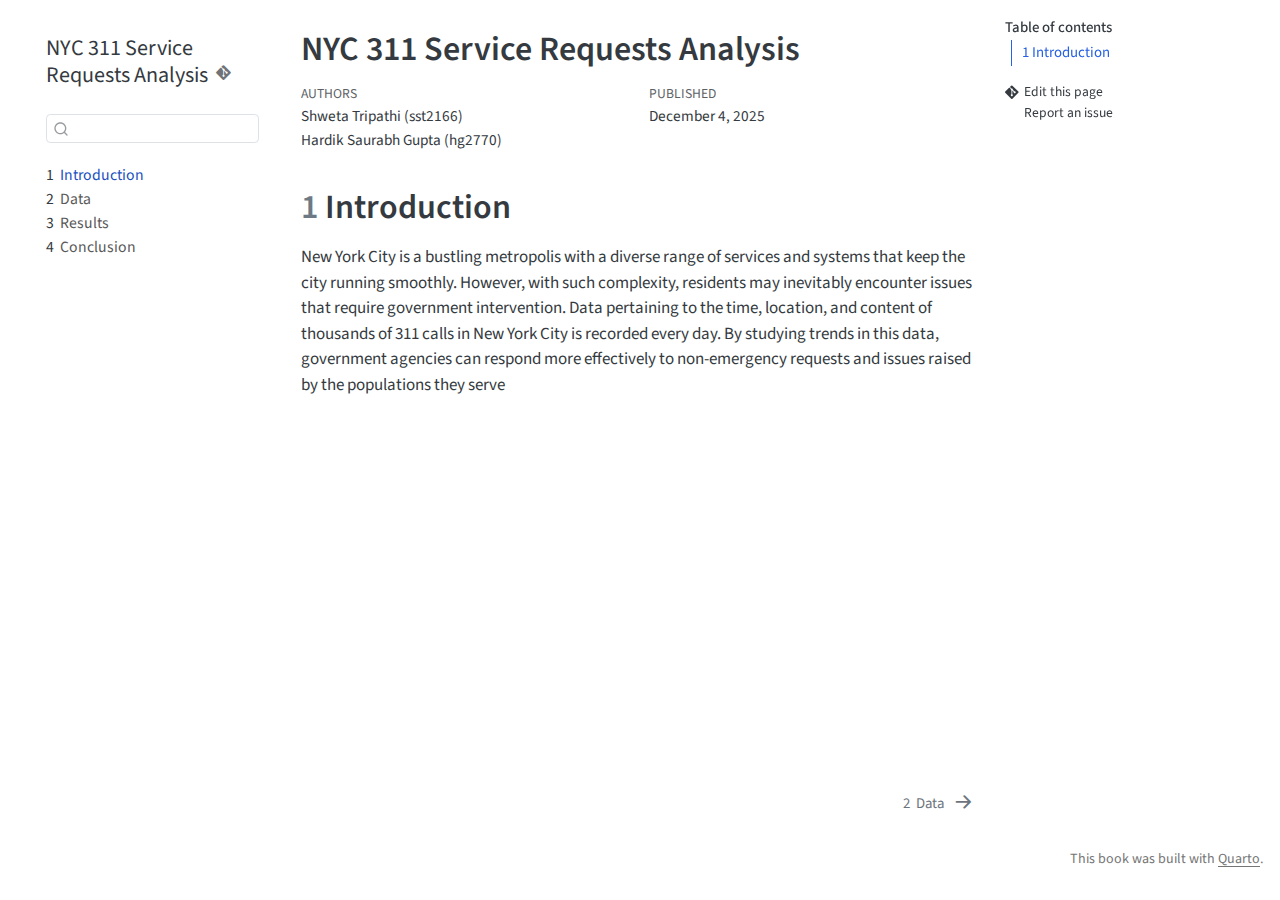
<file: docs/index.html>
<!DOCTYPE html>
<html xmlns="http://www.w3.org/1999/xhtml" lang="en" xml:lang="en"><head>

<meta charset="utf-8">
<meta name="generator" content="quarto-1.8.26">

<meta name="viewport" content="width=device-width, initial-scale=1.0, user-scalable=yes">

<meta name="author" content="Shweta Tripathi (sst2166)">
<meta name="author" content="Hardik Saurabh Gupta (hg2770)">
<meta name="dcterms.date" content="2025-12-04">

<title>NYC 311 Service Requests Analysis</title>
<style>
code{white-space: pre-wrap;}
span.smallcaps{font-variant: small-caps;}
div.columns{display: flex; gap: min(4vw, 1.5em);}
div.column{flex: auto; overflow-x: auto;}
div.hanging-indent{margin-left: 1.5em; text-indent: -1.5em;}
ul.task-list{list-style: none;}
ul.task-list li input[type="checkbox"] {
  width: 0.8em;
  margin: 0 0.8em 0.2em -1em; /* quarto-specific, see https://github.com/quarto-dev/quarto-cli/issues/4556 */ 
  vertical-align: middle;
}
</style>


<script src="site_libs/quarto-nav/quarto-nav.js"></script>
<script src="site_libs/quarto-nav/headroom.min.js"></script>
<script src="site_libs/clipboard/clipboard.min.js"></script>
<script src="site_libs/quarto-search/autocomplete.umd.js"></script>
<script src="site_libs/quarto-search/fuse.min.js"></script>
<script src="site_libs/quarto-search/quarto-search.js"></script>
<meta name="quarto:offset" content="./">
<link href="./data.html" rel="next">
<script src="site_libs/quarto-html/quarto.js" type="module"></script>
<script src="site_libs/quarto-html/tabsets/tabsets.js" type="module"></script>
<script src="site_libs/quarto-html/axe/axe-check.js" type="module"></script>
<script src="site_libs/quarto-html/popper.min.js"></script>
<script src="site_libs/quarto-html/tippy.umd.min.js"></script>
<script src="site_libs/quarto-html/anchor.min.js"></script>
<link href="site_libs/quarto-html/tippy.css" rel="stylesheet">
<link href="site_libs/quarto-html/quarto-syntax-highlighting-587c61ba64f3a5504c4d52d930310e48.css" rel="stylesheet" id="quarto-text-highlighting-styles">
<script src="site_libs/bootstrap/bootstrap.min.js"></script>
<link href="site_libs/bootstrap/bootstrap-icons.css" rel="stylesheet">
<link href="site_libs/bootstrap/bootstrap-70a47bd5681a7291082a5b9f83d58762.min.css" rel="stylesheet" append-hash="true" id="quarto-bootstrap" data-mode="light">
<script id="quarto-search-options" type="application/json">{
  "location": "sidebar",
  "copy-button": false,
  "collapse-after": 3,
  "panel-placement": "start",
  "type": "textbox",
  "limit": 50,
  "keyboard-shortcut": [
    "f",
    "/",
    "s"
  ],
  "show-item-context": false,
  "language": {
    "search-no-results-text": "No results",
    "search-matching-documents-text": "matching documents",
    "search-copy-link-title": "Copy link to search",
    "search-hide-matches-text": "Hide additional matches",
    "search-more-match-text": "more match in this document",
    "search-more-matches-text": "more matches in this document",
    "search-clear-button-title": "Clear",
    "search-text-placeholder": "",
    "search-detached-cancel-button-title": "Cancel",
    "search-submit-button-title": "Submit",
    "search-label": "Search"
  }
}</script>


</head>

<body class="nav-sidebar floating quarto-light">

<div id="quarto-search-results"></div>
  <header id="quarto-header" class="headroom fixed-top">
  <nav class="quarto-secondary-nav">
    <div class="container-fluid d-flex">
      <button type="button" class="quarto-btn-toggle btn" data-bs-toggle="collapse" role="button" data-bs-target=".quarto-sidebar-collapse-item" aria-controls="quarto-sidebar" aria-expanded="false" aria-label="Toggle sidebar navigation" onclick="if (window.quartoToggleHeadroom) { window.quartoToggleHeadroom(); }">
        <i class="bi bi-layout-text-sidebar-reverse"></i>
      </button>
        <nav class="quarto-page-breadcrumbs" aria-label="breadcrumb"><ol class="breadcrumb"><li class="breadcrumb-item"><a href="./index.html"><span class="chapter-number">1</span>&nbsp; <span class="chapter-title">Introduction</span></a></li></ol></nav>
        <a class="flex-grow-1" role="navigation" data-bs-toggle="collapse" data-bs-target=".quarto-sidebar-collapse-item" aria-controls="quarto-sidebar" aria-expanded="false" aria-label="Toggle sidebar navigation" onclick="if (window.quartoToggleHeadroom) { window.quartoToggleHeadroom(); }">      
        </a>
      <button type="button" class="btn quarto-search-button" aria-label="Search" onclick="window.quartoOpenSearch();">
        <i class="bi bi-search"></i>
      </button>
    </div>
  </nav>
</header>
<!-- content -->
<div id="quarto-content" class="quarto-container page-columns page-rows-contents page-layout-article">
<!-- sidebar -->
  <nav id="quarto-sidebar" class="sidebar collapse collapse-horizontal quarto-sidebar-collapse-item sidebar-navigation floating overflow-auto">
    <div class="pt-lg-2 mt-2 text-left sidebar-header">
    <div class="sidebar-title mb-0 py-0">
      <a href="./">NYC 311 Service Requests Analysis</a> 
        <div class="sidebar-tools-main">
    <a href="https://shweta-3001.github.io/Group-15-NYC-311-Request-Edav-Project/" title="Source Code" class="quarto-navigation-tool px-1" aria-label="Source Code"><i class="bi bi-git"></i></a>
</div>
    </div>
      </div>
        <div class="mt-2 flex-shrink-0 align-items-center">
        <div class="sidebar-search">
        <div id="quarto-search" class="" title="Search"></div>
        </div>
        </div>
    <div class="sidebar-menu-container"> 
    <ul class="list-unstyled mt-1">
        <li class="sidebar-item">
  <div class="sidebar-item-container"> 
  <a href="./index.html" class="sidebar-item-text sidebar-link active">
 <span class="menu-text"><span class="chapter-number">1</span>&nbsp; <span class="chapter-title">Introduction</span></span></a>
  </div>
</li>
        <li class="sidebar-item">
  <div class="sidebar-item-container"> 
  <a href="./data.html" class="sidebar-item-text sidebar-link">
 <span class="menu-text"><span class="chapter-number">2</span>&nbsp; <span class="chapter-title">Data</span></span></a>
  </div>
</li>
        <li class="sidebar-item">
  <div class="sidebar-item-container"> 
  <a href="./results.html" class="sidebar-item-text sidebar-link">
 <span class="menu-text"><span class="chapter-number">3</span>&nbsp; <span class="chapter-title">Results</span></span></a>
  </div>
</li>
        <li class="sidebar-item">
  <div class="sidebar-item-container"> 
  <a href="./conclusion.html" class="sidebar-item-text sidebar-link">
 <span class="menu-text"><span class="chapter-number">4</span>&nbsp; <span class="chapter-title">Conclusion</span></span></a>
  </div>
</li>
    </ul>
    </div>
</nav>
<div id="quarto-sidebar-glass" class="quarto-sidebar-collapse-item" data-bs-toggle="collapse" data-bs-target=".quarto-sidebar-collapse-item"></div>
<!-- margin-sidebar -->
    <div id="quarto-margin-sidebar" class="sidebar margin-sidebar">
        <nav id="TOC" role="doc-toc" class="toc-active">
    <h2 id="toc-title">Table of contents</h2>
   
  <ul>
  <li><a href="#introduction" id="toc-introduction" class="nav-link active" data-scroll-target="#introduction"><span class="header-section-number">1</span> Introduction</a></li>
  </ul>
<div class="toc-actions"><ul><li><a href="https://shweta-3001.github.io/Group-15-NYC-311-Request-Edav-Project/edit/main/index.qmd" class="toc-action"><i class="bi bi-git"></i>Edit this page</a></li><li><a href="https://shweta-3001.github.io/Group-15-NYC-311-Request-Edav-Project/issues/new" class="toc-action"><i class="bi empty"></i>Report an issue</a></li></ul></div></nav>
    </div>
<!-- main -->
<main class="content" id="quarto-document-content">

<header id="title-block-header" class="quarto-title-block default">
<div class="quarto-title">
<h1 class="title">NYC 311 Service Requests Analysis</h1>
</div>



<div class="quarto-title-meta">

    <div>
    <div class="quarto-title-meta-heading">Authors</div>
    <div class="quarto-title-meta-contents">
             <p>Shweta Tripathi (sst2166) </p>
             <p>Hardik Saurabh Gupta (hg2770) </p>
          </div>
  </div>
    
    <div>
    <div class="quarto-title-meta-heading">Published</div>
    <div class="quarto-title-meta-contents">
      <p class="date">December 4, 2025</p>
    </div>
  </div>
  
    
  </div>
  


</header>


<section id="introduction" class="level1" data-number="1">
<h1 data-number="1"><span class="header-section-number">1</span> Introduction</h1>
<p>New York City is a bustling metropolis with a diverse range of services and systems that keep the city running smoothly. However, with such complexity, residents may inevitably encounter issues that require government intervention. Data pertaining to the time, location, and content of thousands of 311 calls in New York City is recorded every day. By studying trends in this data, government agencies can respond more effectively to non-emergency requests and issues raised by the populations they serve</p>


</section>

</main> <!-- /main -->
<script id="quarto-html-after-body" type="application/javascript">
  window.document.addEventListener("DOMContentLoaded", function (event) {
    const icon = "";
    const anchorJS = new window.AnchorJS();
    anchorJS.options = {
      placement: 'right',
      icon: icon
    };
    anchorJS.add('.anchored');
    const isCodeAnnotation = (el) => {
      for (const clz of el.classList) {
        if (clz.startsWith('code-annotation-')) {                     
          return true;
        }
      }
      return false;
    }
    const onCopySuccess = function(e) {
      // button target
      const button = e.trigger;
      // don't keep focus
      button.blur();
      // flash "checked"
      button.classList.add('code-copy-button-checked');
      var currentTitle = button.getAttribute("title");
      button.setAttribute("title", "Copied!");
      let tooltip;
      if (window.bootstrap) {
        button.setAttribute("data-bs-toggle", "tooltip");
        button.setAttribute("data-bs-placement", "left");
        button.setAttribute("data-bs-title", "Copied!");
        tooltip = new bootstrap.Tooltip(button, 
          { trigger: "manual", 
            customClass: "code-copy-button-tooltip",
            offset: [0, -8]});
        tooltip.show();    
      }
      setTimeout(function() {
        if (tooltip) {
          tooltip.hide();
          button.removeAttribute("data-bs-title");
          button.removeAttribute("data-bs-toggle");
          button.removeAttribute("data-bs-placement");
        }
        button.setAttribute("title", currentTitle);
        button.classList.remove('code-copy-button-checked');
      }, 1000);
      // clear code selection
      e.clearSelection();
    }
    const getTextToCopy = function(trigger) {
      const outerScaffold = trigger.parentElement.cloneNode(true);
      const codeEl = outerScaffold.querySelector('code');
      for (const childEl of codeEl.children) {
        if (isCodeAnnotation(childEl)) {
          childEl.remove();
        }
      }
      return codeEl.innerText;
    }
    const clipboard = new window.ClipboardJS('.code-copy-button:not([data-in-quarto-modal])', {
      text: getTextToCopy
    });
    clipboard.on('success', onCopySuccess);
    if (window.document.getElementById('quarto-embedded-source-code-modal')) {
      const clipboardModal = new window.ClipboardJS('.code-copy-button[data-in-quarto-modal]', {
        text: getTextToCopy,
        container: window.document.getElementById('quarto-embedded-source-code-modal')
      });
      clipboardModal.on('success', onCopySuccess);
    }
      var localhostRegex = new RegExp(/^(?:http|https):\/\/localhost\:?[0-9]*\//);
      var mailtoRegex = new RegExp(/^mailto:/);
        var filterRegex = new RegExp('/' + window.location.host + '/');
      var isInternal = (href) => {
          return filterRegex.test(href) || localhostRegex.test(href) || mailtoRegex.test(href);
      }
      // Inspect non-navigation links and adorn them if external
     var links = window.document.querySelectorAll('a[href]:not(.nav-link):not(.navbar-brand):not(.toc-action):not(.sidebar-link):not(.sidebar-item-toggle):not(.pagination-link):not(.no-external):not([aria-hidden]):not(.dropdown-item):not(.quarto-navigation-tool):not(.about-link)');
      for (var i=0; i<links.length; i++) {
        const link = links[i];
        if (!isInternal(link.href)) {
          // undo the damage that might have been done by quarto-nav.js in the case of
          // links that we want to consider external
          if (link.dataset.originalHref !== undefined) {
            link.href = link.dataset.originalHref;
          }
        }
      }
    function tippyHover(el, contentFn, onTriggerFn, onUntriggerFn) {
      const config = {
        allowHTML: true,
        maxWidth: 500,
        delay: 100,
        arrow: false,
        appendTo: function(el) {
            return el.parentElement;
        },
        interactive: true,
        interactiveBorder: 10,
        theme: 'quarto',
        placement: 'bottom-start',
      };
      if (contentFn) {
        config.content = contentFn;
      }
      if (onTriggerFn) {
        config.onTrigger = onTriggerFn;
      }
      if (onUntriggerFn) {
        config.onUntrigger = onUntriggerFn;
      }
      window.tippy(el, config); 
    }
    const noterefs = window.document.querySelectorAll('a[role="doc-noteref"]');
    for (var i=0; i<noterefs.length; i++) {
      const ref = noterefs[i];
      tippyHover(ref, function() {
        // use id or data attribute instead here
        let href = ref.getAttribute('data-footnote-href') || ref.getAttribute('href');
        try { href = new URL(href).hash; } catch {}
        const id = href.replace(/^#\/?/, "");
        const note = window.document.getElementById(id);
        if (note) {
          return note.innerHTML;
        } else {
          return "";
        }
      });
    }
    const xrefs = window.document.querySelectorAll('a.quarto-xref');
    const processXRef = (id, note) => {
      // Strip column container classes
      const stripColumnClz = (el) => {
        el.classList.remove("page-full", "page-columns");
        if (el.children) {
          for (const child of el.children) {
            stripColumnClz(child);
          }
        }
      }
      stripColumnClz(note)
      if (id === null || id.startsWith('sec-')) {
        // Special case sections, only their first couple elements
        const container = document.createElement("div");
        if (note.children && note.children.length > 2) {
          container.appendChild(note.children[0].cloneNode(true));
          for (let i = 1; i < note.children.length; i++) {
            const child = note.children[i];
            if (child.tagName === "P" && child.innerText === "") {
              continue;
            } else {
              container.appendChild(child.cloneNode(true));
              break;
            }
          }
          if (window.Quarto?.typesetMath) {
            window.Quarto.typesetMath(container);
          }
          return container.innerHTML
        } else {
          if (window.Quarto?.typesetMath) {
            window.Quarto.typesetMath(note);
          }
          return note.innerHTML;
        }
      } else {
        // Remove any anchor links if they are present
        const anchorLink = note.querySelector('a.anchorjs-link');
        if (anchorLink) {
          anchorLink.remove();
        }
        if (window.Quarto?.typesetMath) {
          window.Quarto.typesetMath(note);
        }
        if (note.classList.contains("callout")) {
          return note.outerHTML;
        } else {
          return note.innerHTML;
        }
      }
    }
    for (var i=0; i<xrefs.length; i++) {
      const xref = xrefs[i];
      tippyHover(xref, undefined, function(instance) {
        instance.disable();
        let url = xref.getAttribute('href');
        let hash = undefined; 
        if (url.startsWith('#')) {
          hash = url;
        } else {
          try { hash = new URL(url).hash; } catch {}
        }
        if (hash) {
          const id = hash.replace(/^#\/?/, "");
          const note = window.document.getElementById(id);
          if (note !== null) {
            try {
              const html = processXRef(id, note.cloneNode(true));
              instance.setContent(html);
            } finally {
              instance.enable();
              instance.show();
            }
          } else {
            // See if we can fetch this
            fetch(url.split('#')[0])
            .then(res => res.text())
            .then(html => {
              const parser = new DOMParser();
              const htmlDoc = parser.parseFromString(html, "text/html");
              const note = htmlDoc.getElementById(id);
              if (note !== null) {
                const html = processXRef(id, note);
                instance.setContent(html);
              } 
            }).finally(() => {
              instance.enable();
              instance.show();
            });
          }
        } else {
          // See if we can fetch a full url (with no hash to target)
          // This is a special case and we should probably do some content thinning / targeting
          fetch(url)
          .then(res => res.text())
          .then(html => {
            const parser = new DOMParser();
            const htmlDoc = parser.parseFromString(html, "text/html");
            const note = htmlDoc.querySelector('main.content');
            if (note !== null) {
              // This should only happen for chapter cross references
              // (since there is no id in the URL)
              // remove the first header
              if (note.children.length > 0 && note.children[0].tagName === "HEADER") {
                note.children[0].remove();
              }
              const html = processXRef(null, note);
              instance.setContent(html);
            } 
          }).finally(() => {
            instance.enable();
            instance.show();
          });
        }
      }, function(instance) {
      });
    }
        let selectedAnnoteEl;
        const selectorForAnnotation = ( cell, annotation) => {
          let cellAttr = 'data-code-cell="' + cell + '"';
          let lineAttr = 'data-code-annotation="' +  annotation + '"';
          const selector = 'span[' + cellAttr + '][' + lineAttr + ']';
          return selector;
        }
        const selectCodeLines = (annoteEl) => {
          const doc = window.document;
          const targetCell = annoteEl.getAttribute("data-target-cell");
          const targetAnnotation = annoteEl.getAttribute("data-target-annotation");
          const annoteSpan = window.document.querySelector(selectorForAnnotation(targetCell, targetAnnotation));
          const lines = annoteSpan.getAttribute("data-code-lines").split(",");
          const lineIds = lines.map((line) => {
            return targetCell + "-" + line;
          })
          let top = null;
          let height = null;
          let parent = null;
          if (lineIds.length > 0) {
              //compute the position of the single el (top and bottom and make a div)
              const el = window.document.getElementById(lineIds[0]);
              top = el.offsetTop;
              height = el.offsetHeight;
              parent = el.parentElement.parentElement;
            if (lineIds.length > 1) {
              const lastEl = window.document.getElementById(lineIds[lineIds.length - 1]);
              const bottom = lastEl.offsetTop + lastEl.offsetHeight;
              height = bottom - top;
            }
            if (top !== null && height !== null && parent !== null) {
              // cook up a div (if necessary) and position it 
              let div = window.document.getElementById("code-annotation-line-highlight");
              if (div === null) {
                div = window.document.createElement("div");
                div.setAttribute("id", "code-annotation-line-highlight");
                div.style.position = 'absolute';
                parent.appendChild(div);
              }
              div.style.top = top - 2 + "px";
              div.style.height = height + 4 + "px";
              div.style.left = 0;
              let gutterDiv = window.document.getElementById("code-annotation-line-highlight-gutter");
              if (gutterDiv === null) {
                gutterDiv = window.document.createElement("div");
                gutterDiv.setAttribute("id", "code-annotation-line-highlight-gutter");
                gutterDiv.style.position = 'absolute';
                const codeCell = window.document.getElementById(targetCell);
                const gutter = codeCell.querySelector('.code-annotation-gutter');
                gutter.appendChild(gutterDiv);
              }
              gutterDiv.style.top = top - 2 + "px";
              gutterDiv.style.height = height + 4 + "px";
            }
            selectedAnnoteEl = annoteEl;
          }
        };
        const unselectCodeLines = () => {
          const elementsIds = ["code-annotation-line-highlight", "code-annotation-line-highlight-gutter"];
          elementsIds.forEach((elId) => {
            const div = window.document.getElementById(elId);
            if (div) {
              div.remove();
            }
          });
          selectedAnnoteEl = undefined;
        };
          // Handle positioning of the toggle
      window.addEventListener(
        "resize",
        throttle(() => {
          elRect = undefined;
          if (selectedAnnoteEl) {
            selectCodeLines(selectedAnnoteEl);
          }
        }, 10)
      );
      function throttle(fn, ms) {
      let throttle = false;
      let timer;
        return (...args) => {
          if(!throttle) { // first call gets through
              fn.apply(this, args);
              throttle = true;
          } else { // all the others get throttled
              if(timer) clearTimeout(timer); // cancel #2
              timer = setTimeout(() => {
                fn.apply(this, args);
                timer = throttle = false;
              }, ms);
          }
        };
      }
        // Attach click handler to the DT
        const annoteDls = window.document.querySelectorAll('dt[data-target-cell]');
        for (const annoteDlNode of annoteDls) {
          annoteDlNode.addEventListener('click', (event) => {
            const clickedEl = event.target;
            if (clickedEl !== selectedAnnoteEl) {
              unselectCodeLines();
              const activeEl = window.document.querySelector('dt[data-target-cell].code-annotation-active');
              if (activeEl) {
                activeEl.classList.remove('code-annotation-active');
              }
              selectCodeLines(clickedEl);
              clickedEl.classList.add('code-annotation-active');
            } else {
              // Unselect the line
              unselectCodeLines();
              clickedEl.classList.remove('code-annotation-active');
            }
          });
        }
    const findCites = (el) => {
      const parentEl = el.parentElement;
      if (parentEl) {
        const cites = parentEl.dataset.cites;
        if (cites) {
          return {
            el,
            cites: cites.split(' ')
          };
        } else {
          return findCites(el.parentElement)
        }
      } else {
        return undefined;
      }
    };
    var bibliorefs = window.document.querySelectorAll('a[role="doc-biblioref"]');
    for (var i=0; i<bibliorefs.length; i++) {
      const ref = bibliorefs[i];
      const citeInfo = findCites(ref);
      if (citeInfo) {
        tippyHover(citeInfo.el, function() {
          var popup = window.document.createElement('div');
          citeInfo.cites.forEach(function(cite) {
            var citeDiv = window.document.createElement('div');
            citeDiv.classList.add('hanging-indent');
            citeDiv.classList.add('csl-entry');
            var biblioDiv = window.document.getElementById('ref-' + cite);
            if (biblioDiv) {
              citeDiv.innerHTML = biblioDiv.innerHTML;
            }
            popup.appendChild(citeDiv);
          });
          return popup.innerHTML;
        });
      }
    }
  });
  </script>
<nav class="page-navigation">
  <div class="nav-page nav-page-previous">
  </div>
  <div class="nav-page nav-page-next">
      <a href="./data.html" class="pagination-link" aria-label="Data">
        <span class="nav-page-text"><span class="chapter-number">2</span>&nbsp; <span class="chapter-title">Data</span></span> <i class="bi bi-arrow-right-short"></i>
      </a>
  </div>
</nav>
</div> <!-- /content -->
<footer class="footer">
  <div class="nav-footer">
    <div class="nav-footer-left">
      &nbsp;
    </div>   
    <div class="nav-footer-center">
      &nbsp;
    <div class="toc-actions d-sm-block d-md-none"><ul><li><a href="https://shweta-3001.github.io/Group-15-NYC-311-Request-Edav-Project/edit/main/index.qmd" class="toc-action"><i class="bi bi-git"></i>Edit this page</a></li><li><a href="https://shweta-3001.github.io/Group-15-NYC-311-Request-Edav-Project/issues/new" class="toc-action"><i class="bi empty"></i>Report an issue</a></li></ul></div></div>
    <div class="nav-footer-right">
<p>This book was built with <a href="https://quarto.org/">Quarto</a>.</p>
</div>
  </div>
</footer>




</body></html>
</file>
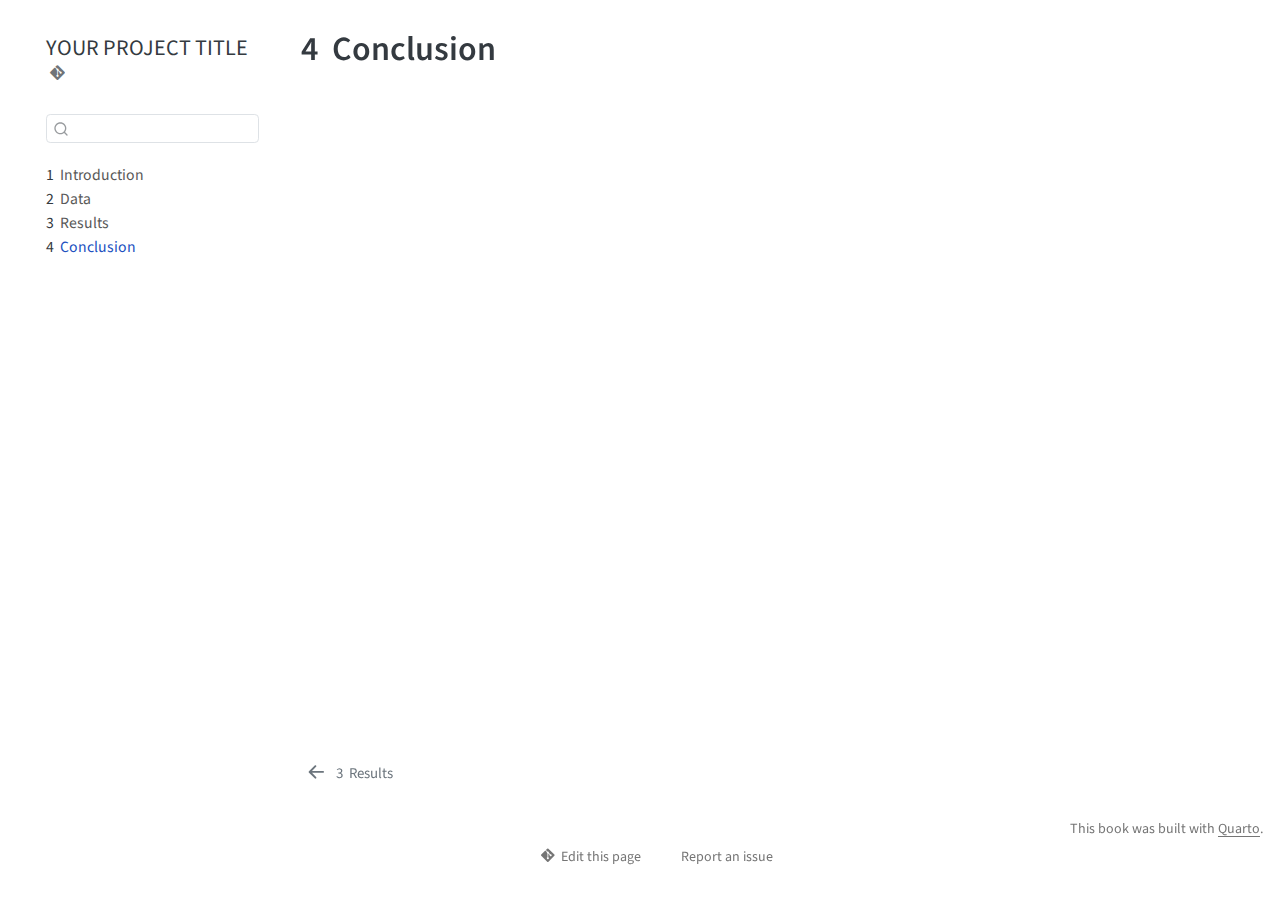
<file: docs/conclusion.html>
<!DOCTYPE html>
<html xmlns="http://www.w3.org/1999/xhtml" lang="en" xml:lang="en"><head>

<meta charset="utf-8">
<meta name="generator" content="quarto-1.8.26">

<meta name="viewport" content="width=device-width, initial-scale=1.0, user-scalable=yes">


<title>4&nbsp; Conclusion – YOUR PROJECT TITLE</title>
<style>
code{white-space: pre-wrap;}
span.smallcaps{font-variant: small-caps;}
div.columns{display: flex; gap: min(4vw, 1.5em);}
div.column{flex: auto; overflow-x: auto;}
div.hanging-indent{margin-left: 1.5em; text-indent: -1.5em;}
ul.task-list{list-style: none;}
ul.task-list li input[type="checkbox"] {
  width: 0.8em;
  margin: 0 0.8em 0.2em -1em; /* quarto-specific, see https://github.com/quarto-dev/quarto-cli/issues/4556 */ 
  vertical-align: middle;
}
</style>


<script src="site_libs/quarto-nav/quarto-nav.js"></script>
<script src="site_libs/quarto-nav/headroom.min.js"></script>
<script src="site_libs/clipboard/clipboard.min.js"></script>
<script src="site_libs/quarto-search/autocomplete.umd.js"></script>
<script src="site_libs/quarto-search/fuse.min.js"></script>
<script src="site_libs/quarto-search/quarto-search.js"></script>
<meta name="quarto:offset" content="./">
<link href="./results.html" rel="prev">
<script src="site_libs/quarto-html/quarto.js" type="module"></script>
<script src="site_libs/quarto-html/tabsets/tabsets.js" type="module"></script>
<script src="site_libs/quarto-html/axe/axe-check.js" type="module"></script>
<script src="site_libs/quarto-html/popper.min.js"></script>
<script src="site_libs/quarto-html/tippy.umd.min.js"></script>
<script src="site_libs/quarto-html/anchor.min.js"></script>
<link href="site_libs/quarto-html/tippy.css" rel="stylesheet">
<link href="site_libs/quarto-html/quarto-syntax-highlighting-587c61ba64f3a5504c4d52d930310e48.css" rel="stylesheet" id="quarto-text-highlighting-styles">
<script src="site_libs/bootstrap/bootstrap.min.js"></script>
<link href="site_libs/bootstrap/bootstrap-icons.css" rel="stylesheet">
<link href="site_libs/bootstrap/bootstrap-70a47bd5681a7291082a5b9f83d58762.min.css" rel="stylesheet" append-hash="true" id="quarto-bootstrap" data-mode="light">
<script id="quarto-search-options" type="application/json">{
  "location": "sidebar",
  "copy-button": false,
  "collapse-after": 3,
  "panel-placement": "start",
  "type": "textbox",
  "limit": 50,
  "keyboard-shortcut": [
    "f",
    "/",
    "s"
  ],
  "show-item-context": false,
  "language": {
    "search-no-results-text": "No results",
    "search-matching-documents-text": "matching documents",
    "search-copy-link-title": "Copy link to search",
    "search-hide-matches-text": "Hide additional matches",
    "search-more-match-text": "more match in this document",
    "search-more-matches-text": "more matches in this document",
    "search-clear-button-title": "Clear",
    "search-text-placeholder": "",
    "search-detached-cancel-button-title": "Cancel",
    "search-submit-button-title": "Submit",
    "search-label": "Search"
  }
}</script>


</head>

<body class="nav-sidebar floating quarto-light">

<div id="quarto-search-results"></div>
  <header id="quarto-header" class="headroom fixed-top">
  <nav class="quarto-secondary-nav">
    <div class="container-fluid d-flex">
      <button type="button" class="quarto-btn-toggle btn" data-bs-toggle="collapse" role="button" data-bs-target=".quarto-sidebar-collapse-item" aria-controls="quarto-sidebar" aria-expanded="false" aria-label="Toggle sidebar navigation" onclick="if (window.quartoToggleHeadroom) { window.quartoToggleHeadroom(); }">
        <i class="bi bi-layout-text-sidebar-reverse"></i>
      </button>
        <nav class="quarto-page-breadcrumbs" aria-label="breadcrumb"><ol class="breadcrumb"><li class="breadcrumb-item"><a href="./conclusion.html"><span class="chapter-number">4</span>&nbsp; <span class="chapter-title">Conclusion</span></a></li></ol></nav>
        <a class="flex-grow-1" role="navigation" data-bs-toggle="collapse" data-bs-target=".quarto-sidebar-collapse-item" aria-controls="quarto-sidebar" aria-expanded="false" aria-label="Toggle sidebar navigation" onclick="if (window.quartoToggleHeadroom) { window.quartoToggleHeadroom(); }">      
        </a>
      <button type="button" class="btn quarto-search-button" aria-label="Search" onclick="window.quartoOpenSearch();">
        <i class="bi bi-search"></i>
      </button>
    </div>
  </nav>
</header>
<!-- content -->
<div id="quarto-content" class="quarto-container page-columns page-rows-contents page-layout-article">
<!-- sidebar -->
  <nav id="quarto-sidebar" class="sidebar collapse collapse-horizontal quarto-sidebar-collapse-item sidebar-navigation floating overflow-auto">
    <div class="pt-lg-2 mt-2 text-left sidebar-header">
    <div class="sidebar-title mb-0 py-0">
      <a href="./">YOUR PROJECT TITLE</a> 
        <div class="sidebar-tools-main">
    <a href="https://shweta-3001.github.io/Group-15-NYC-311-Request-Edav-Project/" title="Source Code" class="quarto-navigation-tool px-1" aria-label="Source Code"><i class="bi bi-git"></i></a>
</div>
    </div>
      </div>
        <div class="mt-2 flex-shrink-0 align-items-center">
        <div class="sidebar-search">
        <div id="quarto-search" class="" title="Search"></div>
        </div>
        </div>
    <div class="sidebar-menu-container"> 
    <ul class="list-unstyled mt-1">
        <li class="sidebar-item">
  <div class="sidebar-item-container"> 
  <a href="./index.html" class="sidebar-item-text sidebar-link">
 <span class="menu-text"><span class="chapter-number">1</span>&nbsp; <span class="chapter-title">Introduction</span></span></a>
  </div>
</li>
        <li class="sidebar-item">
  <div class="sidebar-item-container"> 
  <a href="./data.html" class="sidebar-item-text sidebar-link">
 <span class="menu-text"><span class="chapter-number">2</span>&nbsp; <span class="chapter-title">Data</span></span></a>
  </div>
</li>
        <li class="sidebar-item">
  <div class="sidebar-item-container"> 
  <a href="./results.html" class="sidebar-item-text sidebar-link">
 <span class="menu-text"><span class="chapter-number">3</span>&nbsp; <span class="chapter-title">Results</span></span></a>
  </div>
</li>
        <li class="sidebar-item">
  <div class="sidebar-item-container"> 
  <a href="./conclusion.html" class="sidebar-item-text sidebar-link active">
 <span class="menu-text"><span class="chapter-number">4</span>&nbsp; <span class="chapter-title">Conclusion</span></span></a>
  </div>
</li>
    </ul>
    </div>
</nav>
<div id="quarto-sidebar-glass" class="quarto-sidebar-collapse-item" data-bs-toggle="collapse" data-bs-target=".quarto-sidebar-collapse-item"></div>
<!-- margin-sidebar -->
    <div id="quarto-margin-sidebar" class="sidebar margin-sidebar zindex-bottom">
        
    </div>
<!-- main -->
<main class="content" id="quarto-document-content">

<header id="title-block-header" class="quarto-title-block default">
<div class="quarto-title">
<h1 class="title"><span class="chapter-number">4</span>&nbsp; <span class="chapter-title">Conclusion</span></h1>
</div>



<div class="quarto-title-meta">

    
  
    
  </div>
  


</header>





</main> <!-- /main -->
<script id="quarto-html-after-body" type="application/javascript">
  window.document.addEventListener("DOMContentLoaded", function (event) {
    const icon = "";
    const anchorJS = new window.AnchorJS();
    anchorJS.options = {
      placement: 'right',
      icon: icon
    };
    anchorJS.add('.anchored');
    const isCodeAnnotation = (el) => {
      for (const clz of el.classList) {
        if (clz.startsWith('code-annotation-')) {                     
          return true;
        }
      }
      return false;
    }
    const onCopySuccess = function(e) {
      // button target
      const button = e.trigger;
      // don't keep focus
      button.blur();
      // flash "checked"
      button.classList.add('code-copy-button-checked');
      var currentTitle = button.getAttribute("title");
      button.setAttribute("title", "Copied!");
      let tooltip;
      if (window.bootstrap) {
        button.setAttribute("data-bs-toggle", "tooltip");
        button.setAttribute("data-bs-placement", "left");
        button.setAttribute("data-bs-title", "Copied!");
        tooltip = new bootstrap.Tooltip(button, 
          { trigger: "manual", 
            customClass: "code-copy-button-tooltip",
            offset: [0, -8]});
        tooltip.show();    
      }
      setTimeout(function() {
        if (tooltip) {
          tooltip.hide();
          button.removeAttribute("data-bs-title");
          button.removeAttribute("data-bs-toggle");
          button.removeAttribute("data-bs-placement");
        }
        button.setAttribute("title", currentTitle);
        button.classList.remove('code-copy-button-checked');
      }, 1000);
      // clear code selection
      e.clearSelection();
    }
    const getTextToCopy = function(trigger) {
      const outerScaffold = trigger.parentElement.cloneNode(true);
      const codeEl = outerScaffold.querySelector('code');
      for (const childEl of codeEl.children) {
        if (isCodeAnnotation(childEl)) {
          childEl.remove();
        }
      }
      return codeEl.innerText;
    }
    const clipboard = new window.ClipboardJS('.code-copy-button:not([data-in-quarto-modal])', {
      text: getTextToCopy
    });
    clipboard.on('success', onCopySuccess);
    if (window.document.getElementById('quarto-embedded-source-code-modal')) {
      const clipboardModal = new window.ClipboardJS('.code-copy-button[data-in-quarto-modal]', {
        text: getTextToCopy,
        container: window.document.getElementById('quarto-embedded-source-code-modal')
      });
      clipboardModal.on('success', onCopySuccess);
    }
      var localhostRegex = new RegExp(/^(?:http|https):\/\/localhost\:?[0-9]*\//);
      var mailtoRegex = new RegExp(/^mailto:/);
        var filterRegex = new RegExp('/' + window.location.host + '/');
      var isInternal = (href) => {
          return filterRegex.test(href) || localhostRegex.test(href) || mailtoRegex.test(href);
      }
      // Inspect non-navigation links and adorn them if external
     var links = window.document.querySelectorAll('a[href]:not(.nav-link):not(.navbar-brand):not(.toc-action):not(.sidebar-link):not(.sidebar-item-toggle):not(.pagination-link):not(.no-external):not([aria-hidden]):not(.dropdown-item):not(.quarto-navigation-tool):not(.about-link)');
      for (var i=0; i<links.length; i++) {
        const link = links[i];
        if (!isInternal(link.href)) {
          // undo the damage that might have been done by quarto-nav.js in the case of
          // links that we want to consider external
          if (link.dataset.originalHref !== undefined) {
            link.href = link.dataset.originalHref;
          }
        }
      }
    function tippyHover(el, contentFn, onTriggerFn, onUntriggerFn) {
      const config = {
        allowHTML: true,
        maxWidth: 500,
        delay: 100,
        arrow: false,
        appendTo: function(el) {
            return el.parentElement;
        },
        interactive: true,
        interactiveBorder: 10,
        theme: 'quarto',
        placement: 'bottom-start',
      };
      if (contentFn) {
        config.content = contentFn;
      }
      if (onTriggerFn) {
        config.onTrigger = onTriggerFn;
      }
      if (onUntriggerFn) {
        config.onUntrigger = onUntriggerFn;
      }
      window.tippy(el, config); 
    }
    const noterefs = window.document.querySelectorAll('a[role="doc-noteref"]');
    for (var i=0; i<noterefs.length; i++) {
      const ref = noterefs[i];
      tippyHover(ref, function() {
        // use id or data attribute instead here
        let href = ref.getAttribute('data-footnote-href') || ref.getAttribute('href');
        try { href = new URL(href).hash; } catch {}
        const id = href.replace(/^#\/?/, "");
        const note = window.document.getElementById(id);
        if (note) {
          return note.innerHTML;
        } else {
          return "";
        }
      });
    }
    const xrefs = window.document.querySelectorAll('a.quarto-xref');
    const processXRef = (id, note) => {
      // Strip column container classes
      const stripColumnClz = (el) => {
        el.classList.remove("page-full", "page-columns");
        if (el.children) {
          for (const child of el.children) {
            stripColumnClz(child);
          }
        }
      }
      stripColumnClz(note)
      if (id === null || id.startsWith('sec-')) {
        // Special case sections, only their first couple elements
        const container = document.createElement("div");
        if (note.children && note.children.length > 2) {
          container.appendChild(note.children[0].cloneNode(true));
          for (let i = 1; i < note.children.length; i++) {
            const child = note.children[i];
            if (child.tagName === "P" && child.innerText === "") {
              continue;
            } else {
              container.appendChild(child.cloneNode(true));
              break;
            }
          }
          if (window.Quarto?.typesetMath) {
            window.Quarto.typesetMath(container);
          }
          return container.innerHTML
        } else {
          if (window.Quarto?.typesetMath) {
            window.Quarto.typesetMath(note);
          }
          return note.innerHTML;
        }
      } else {
        // Remove any anchor links if they are present
        const anchorLink = note.querySelector('a.anchorjs-link');
        if (anchorLink) {
          anchorLink.remove();
        }
        if (window.Quarto?.typesetMath) {
          window.Quarto.typesetMath(note);
        }
        if (note.classList.contains("callout")) {
          return note.outerHTML;
        } else {
          return note.innerHTML;
        }
      }
    }
    for (var i=0; i<xrefs.length; i++) {
      const xref = xrefs[i];
      tippyHover(xref, undefined, function(instance) {
        instance.disable();
        let url = xref.getAttribute('href');
        let hash = undefined; 
        if (url.startsWith('#')) {
          hash = url;
        } else {
          try { hash = new URL(url).hash; } catch {}
        }
        if (hash) {
          const id = hash.replace(/^#\/?/, "");
          const note = window.document.getElementById(id);
          if (note !== null) {
            try {
              const html = processXRef(id, note.cloneNode(true));
              instance.setContent(html);
            } finally {
              instance.enable();
              instance.show();
            }
          } else {
            // See if we can fetch this
            fetch(url.split('#')[0])
            .then(res => res.text())
            .then(html => {
              const parser = new DOMParser();
              const htmlDoc = parser.parseFromString(html, "text/html");
              const note = htmlDoc.getElementById(id);
              if (note !== null) {
                const html = processXRef(id, note);
                instance.setContent(html);
              } 
            }).finally(() => {
              instance.enable();
              instance.show();
            });
          }
        } else {
          // See if we can fetch a full url (with no hash to target)
          // This is a special case and we should probably do some content thinning / targeting
          fetch(url)
          .then(res => res.text())
          .then(html => {
            const parser = new DOMParser();
            const htmlDoc = parser.parseFromString(html, "text/html");
            const note = htmlDoc.querySelector('main.content');
            if (note !== null) {
              // This should only happen for chapter cross references
              // (since there is no id in the URL)
              // remove the first header
              if (note.children.length > 0 && note.children[0].tagName === "HEADER") {
                note.children[0].remove();
              }
              const html = processXRef(null, note);
              instance.setContent(html);
            } 
          }).finally(() => {
            instance.enable();
            instance.show();
          });
        }
      }, function(instance) {
      });
    }
        let selectedAnnoteEl;
        const selectorForAnnotation = ( cell, annotation) => {
          let cellAttr = 'data-code-cell="' + cell + '"';
          let lineAttr = 'data-code-annotation="' +  annotation + '"';
          const selector = 'span[' + cellAttr + '][' + lineAttr + ']';
          return selector;
        }
        const selectCodeLines = (annoteEl) => {
          const doc = window.document;
          const targetCell = annoteEl.getAttribute("data-target-cell");
          const targetAnnotation = annoteEl.getAttribute("data-target-annotation");
          const annoteSpan = window.document.querySelector(selectorForAnnotation(targetCell, targetAnnotation));
          const lines = annoteSpan.getAttribute("data-code-lines").split(",");
          const lineIds = lines.map((line) => {
            return targetCell + "-" + line;
          })
          let top = null;
          let height = null;
          let parent = null;
          if (lineIds.length > 0) {
              //compute the position of the single el (top and bottom and make a div)
              const el = window.document.getElementById(lineIds[0]);
              top = el.offsetTop;
              height = el.offsetHeight;
              parent = el.parentElement.parentElement;
            if (lineIds.length > 1) {
              const lastEl = window.document.getElementById(lineIds[lineIds.length - 1]);
              const bottom = lastEl.offsetTop + lastEl.offsetHeight;
              height = bottom - top;
            }
            if (top !== null && height !== null && parent !== null) {
              // cook up a div (if necessary) and position it 
              let div = window.document.getElementById("code-annotation-line-highlight");
              if (div === null) {
                div = window.document.createElement("div");
                div.setAttribute("id", "code-annotation-line-highlight");
                div.style.position = 'absolute';
                parent.appendChild(div);
              }
              div.style.top = top - 2 + "px";
              div.style.height = height + 4 + "px";
              div.style.left = 0;
              let gutterDiv = window.document.getElementById("code-annotation-line-highlight-gutter");
              if (gutterDiv === null) {
                gutterDiv = window.document.createElement("div");
                gutterDiv.setAttribute("id", "code-annotation-line-highlight-gutter");
                gutterDiv.style.position = 'absolute';
                const codeCell = window.document.getElementById(targetCell);
                const gutter = codeCell.querySelector('.code-annotation-gutter');
                gutter.appendChild(gutterDiv);
              }
              gutterDiv.style.top = top - 2 + "px";
              gutterDiv.style.height = height + 4 + "px";
            }
            selectedAnnoteEl = annoteEl;
          }
        };
        const unselectCodeLines = () => {
          const elementsIds = ["code-annotation-line-highlight", "code-annotation-line-highlight-gutter"];
          elementsIds.forEach((elId) => {
            const div = window.document.getElementById(elId);
            if (div) {
              div.remove();
            }
          });
          selectedAnnoteEl = undefined;
        };
          // Handle positioning of the toggle
      window.addEventListener(
        "resize",
        throttle(() => {
          elRect = undefined;
          if (selectedAnnoteEl) {
            selectCodeLines(selectedAnnoteEl);
          }
        }, 10)
      );
      function throttle(fn, ms) {
      let throttle = false;
      let timer;
        return (...args) => {
          if(!throttle) { // first call gets through
              fn.apply(this, args);
              throttle = true;
          } else { // all the others get throttled
              if(timer) clearTimeout(timer); // cancel #2
              timer = setTimeout(() => {
                fn.apply(this, args);
                timer = throttle = false;
              }, ms);
          }
        };
      }
        // Attach click handler to the DT
        const annoteDls = window.document.querySelectorAll('dt[data-target-cell]');
        for (const annoteDlNode of annoteDls) {
          annoteDlNode.addEventListener('click', (event) => {
            const clickedEl = event.target;
            if (clickedEl !== selectedAnnoteEl) {
              unselectCodeLines();
              const activeEl = window.document.querySelector('dt[data-target-cell].code-annotation-active');
              if (activeEl) {
                activeEl.classList.remove('code-annotation-active');
              }
              selectCodeLines(clickedEl);
              clickedEl.classList.add('code-annotation-active');
            } else {
              // Unselect the line
              unselectCodeLines();
              clickedEl.classList.remove('code-annotation-active');
            }
          });
        }
    const findCites = (el) => {
      const parentEl = el.parentElement;
      if (parentEl) {
        const cites = parentEl.dataset.cites;
        if (cites) {
          return {
            el,
            cites: cites.split(' ')
          };
        } else {
          return findCites(el.parentElement)
        }
      } else {
        return undefined;
      }
    };
    var bibliorefs = window.document.querySelectorAll('a[role="doc-biblioref"]');
    for (var i=0; i<bibliorefs.length; i++) {
      const ref = bibliorefs[i];
      const citeInfo = findCites(ref);
      if (citeInfo) {
        tippyHover(citeInfo.el, function() {
          var popup = window.document.createElement('div');
          citeInfo.cites.forEach(function(cite) {
            var citeDiv = window.document.createElement('div');
            citeDiv.classList.add('hanging-indent');
            citeDiv.classList.add('csl-entry');
            var biblioDiv = window.document.getElementById('ref-' + cite);
            if (biblioDiv) {
              citeDiv.innerHTML = biblioDiv.innerHTML;
            }
            popup.appendChild(citeDiv);
          });
          return popup.innerHTML;
        });
      }
    }
  });
  </script>
<nav class="page-navigation">
  <div class="nav-page nav-page-previous">
      <a href="./results.html" class="pagination-link" aria-label="Results">
        <i class="bi bi-arrow-left-short"></i> <span class="nav-page-text"><span class="chapter-number">3</span>&nbsp; <span class="chapter-title">Results</span></span>
      </a>          
  </div>
  <div class="nav-page nav-page-next">
  </div>
</nav>
</div> <!-- /content -->
<footer class="footer">
  <div class="nav-footer">
    <div class="nav-footer-left">
      &nbsp;
    </div>   
    <div class="nav-footer-center">
      &nbsp;
    <div class="toc-actions"><ul><li><a href="https://shweta-3001.github.io/Group-15-NYC-311-Request-Edav-Project/edit/main/conclusion.qmd" class="toc-action"><i class="bi bi-git"></i>Edit this page</a></li><li><a href="https://shweta-3001.github.io/Group-15-NYC-311-Request-Edav-Project/issues/new" class="toc-action"><i class="bi empty"></i>Report an issue</a></li></ul></div></div>
    <div class="nav-footer-right">
<p>This book was built with <a href="https://quarto.org/">Quarto</a>.</p>
</div>
  </div>
</footer>




</body></html>
</file>
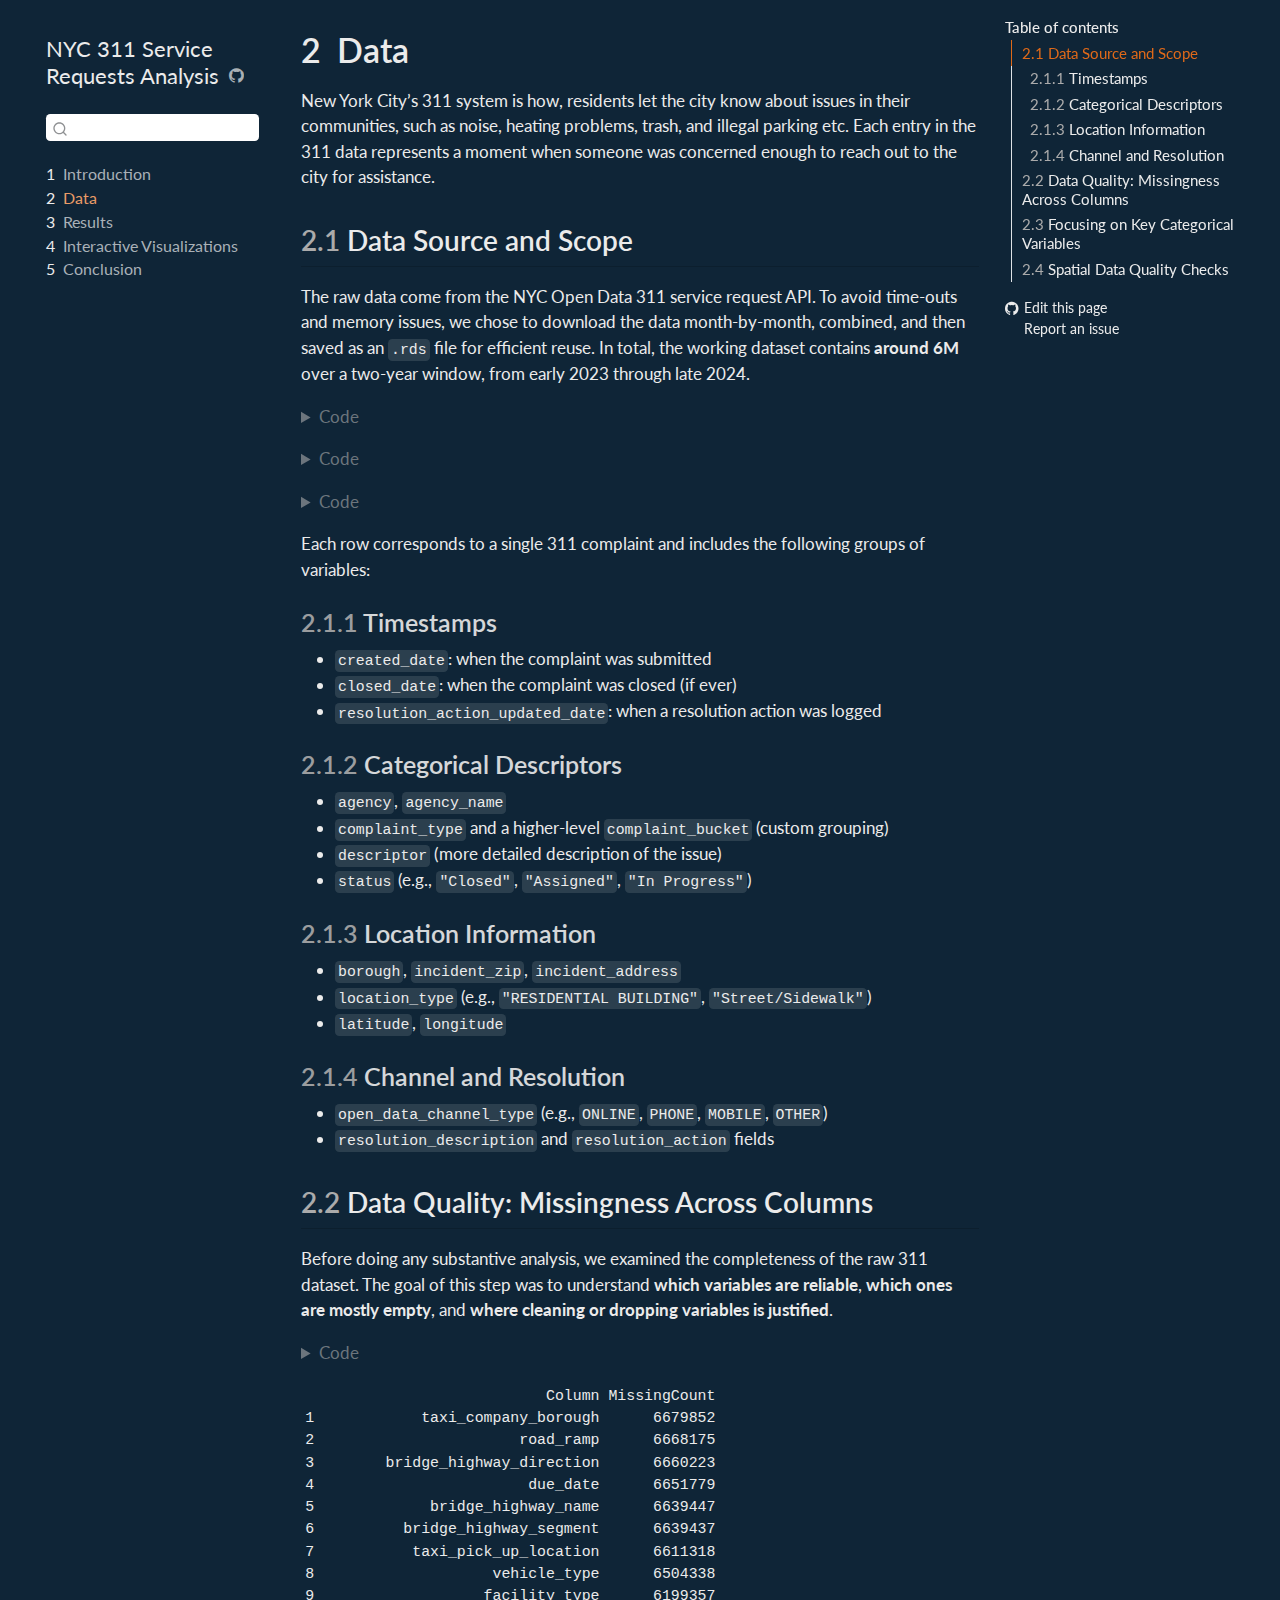
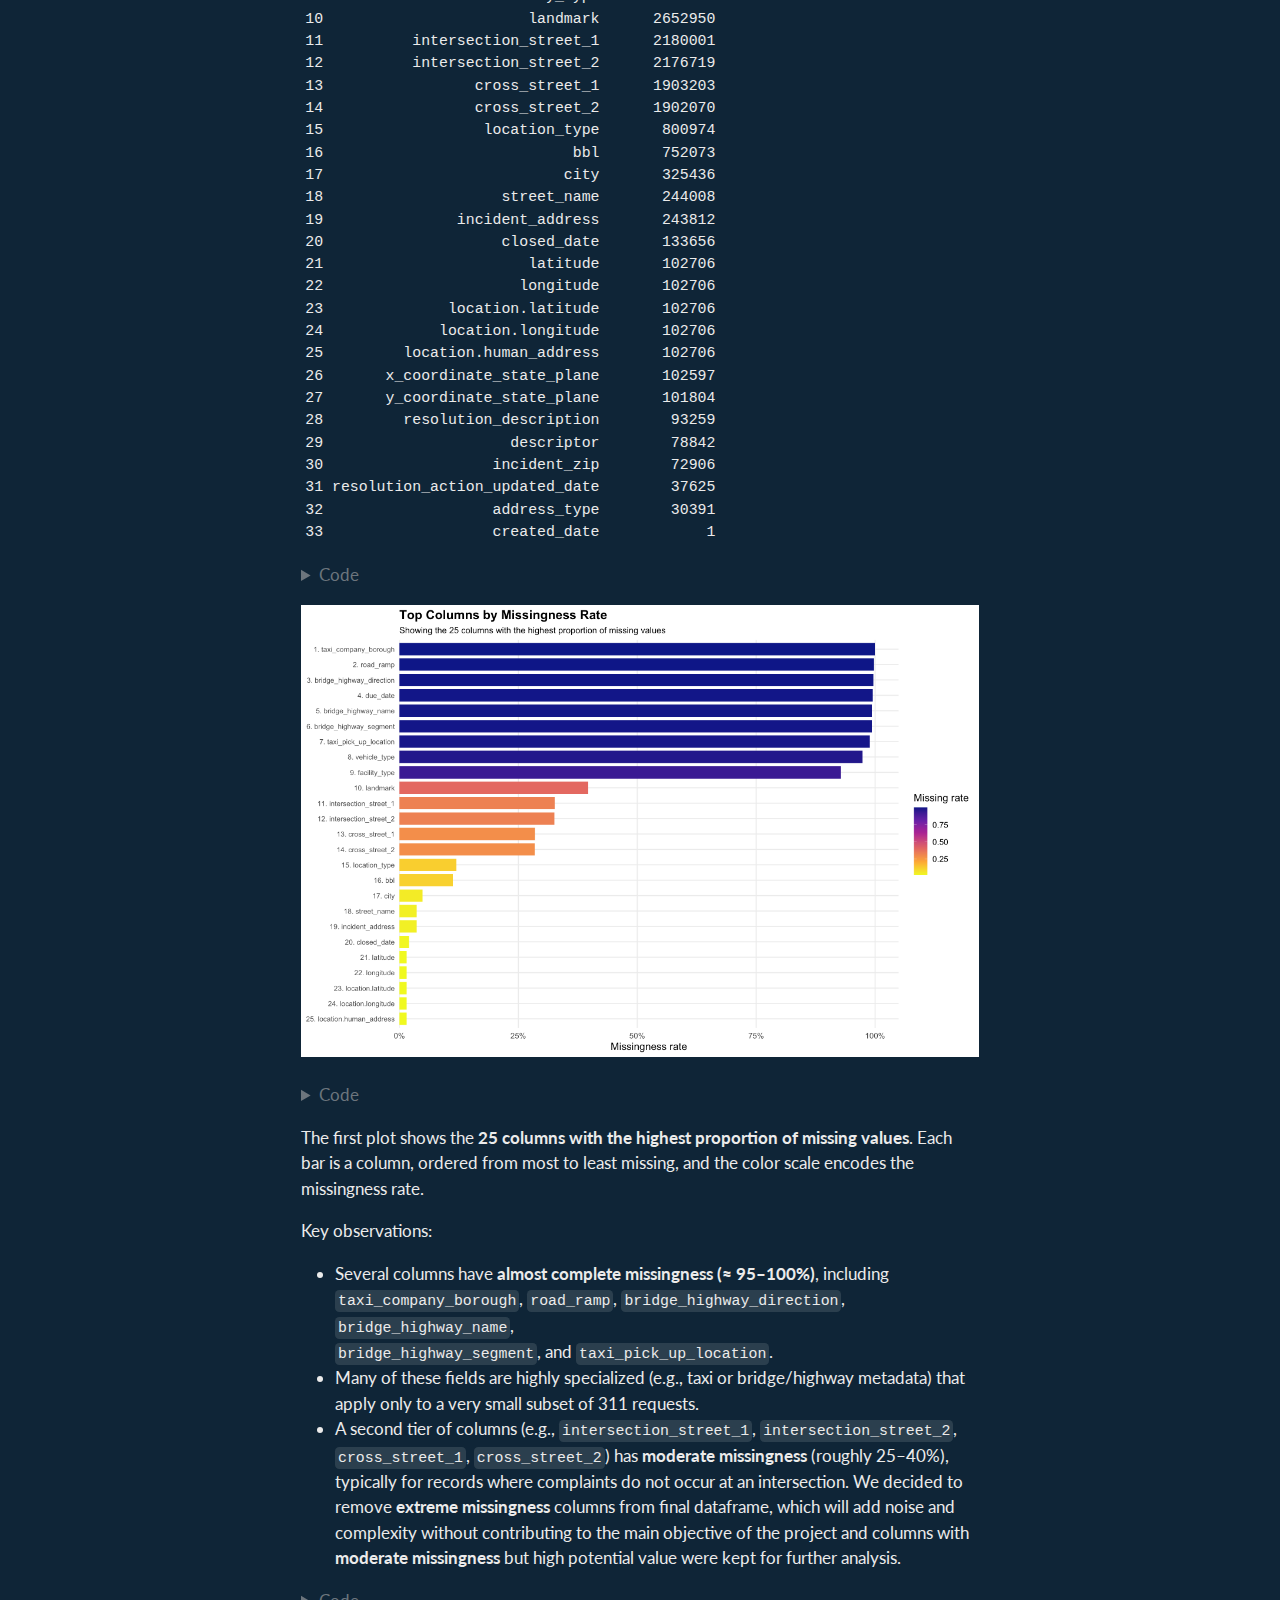
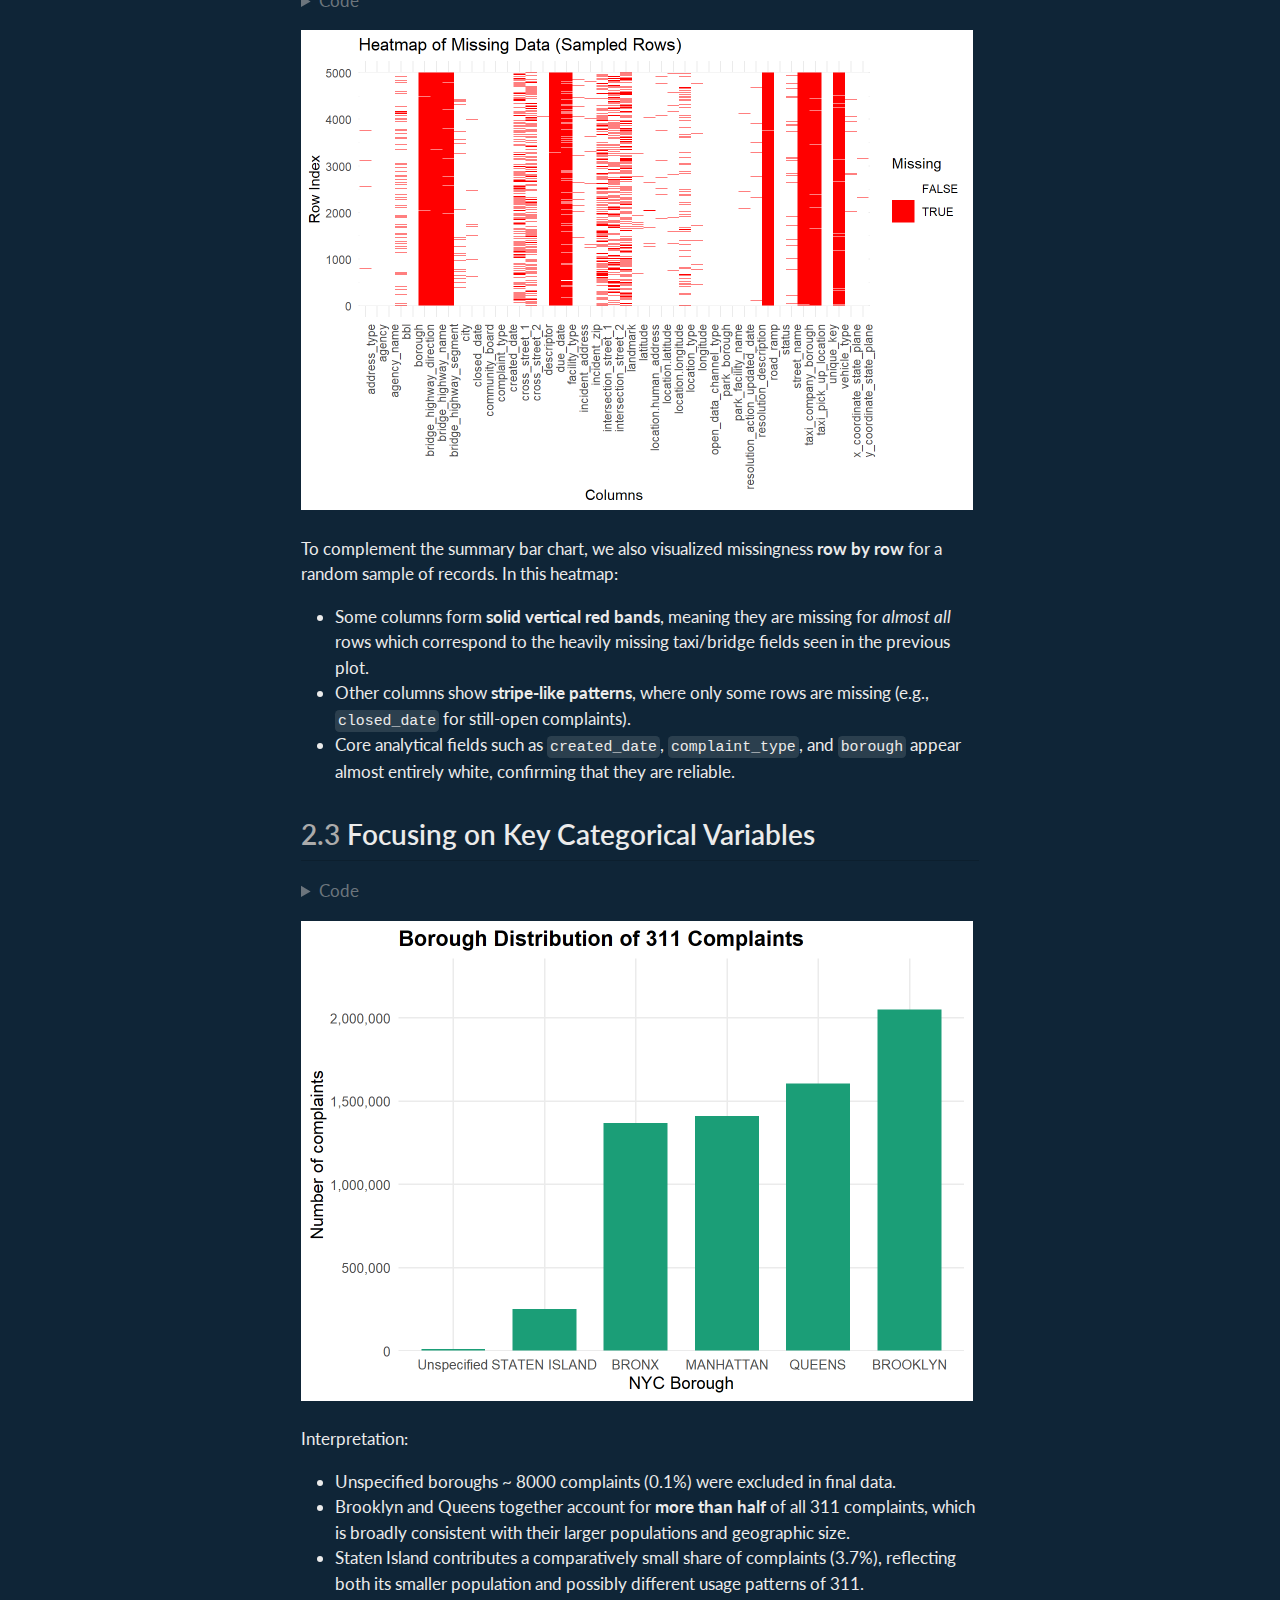
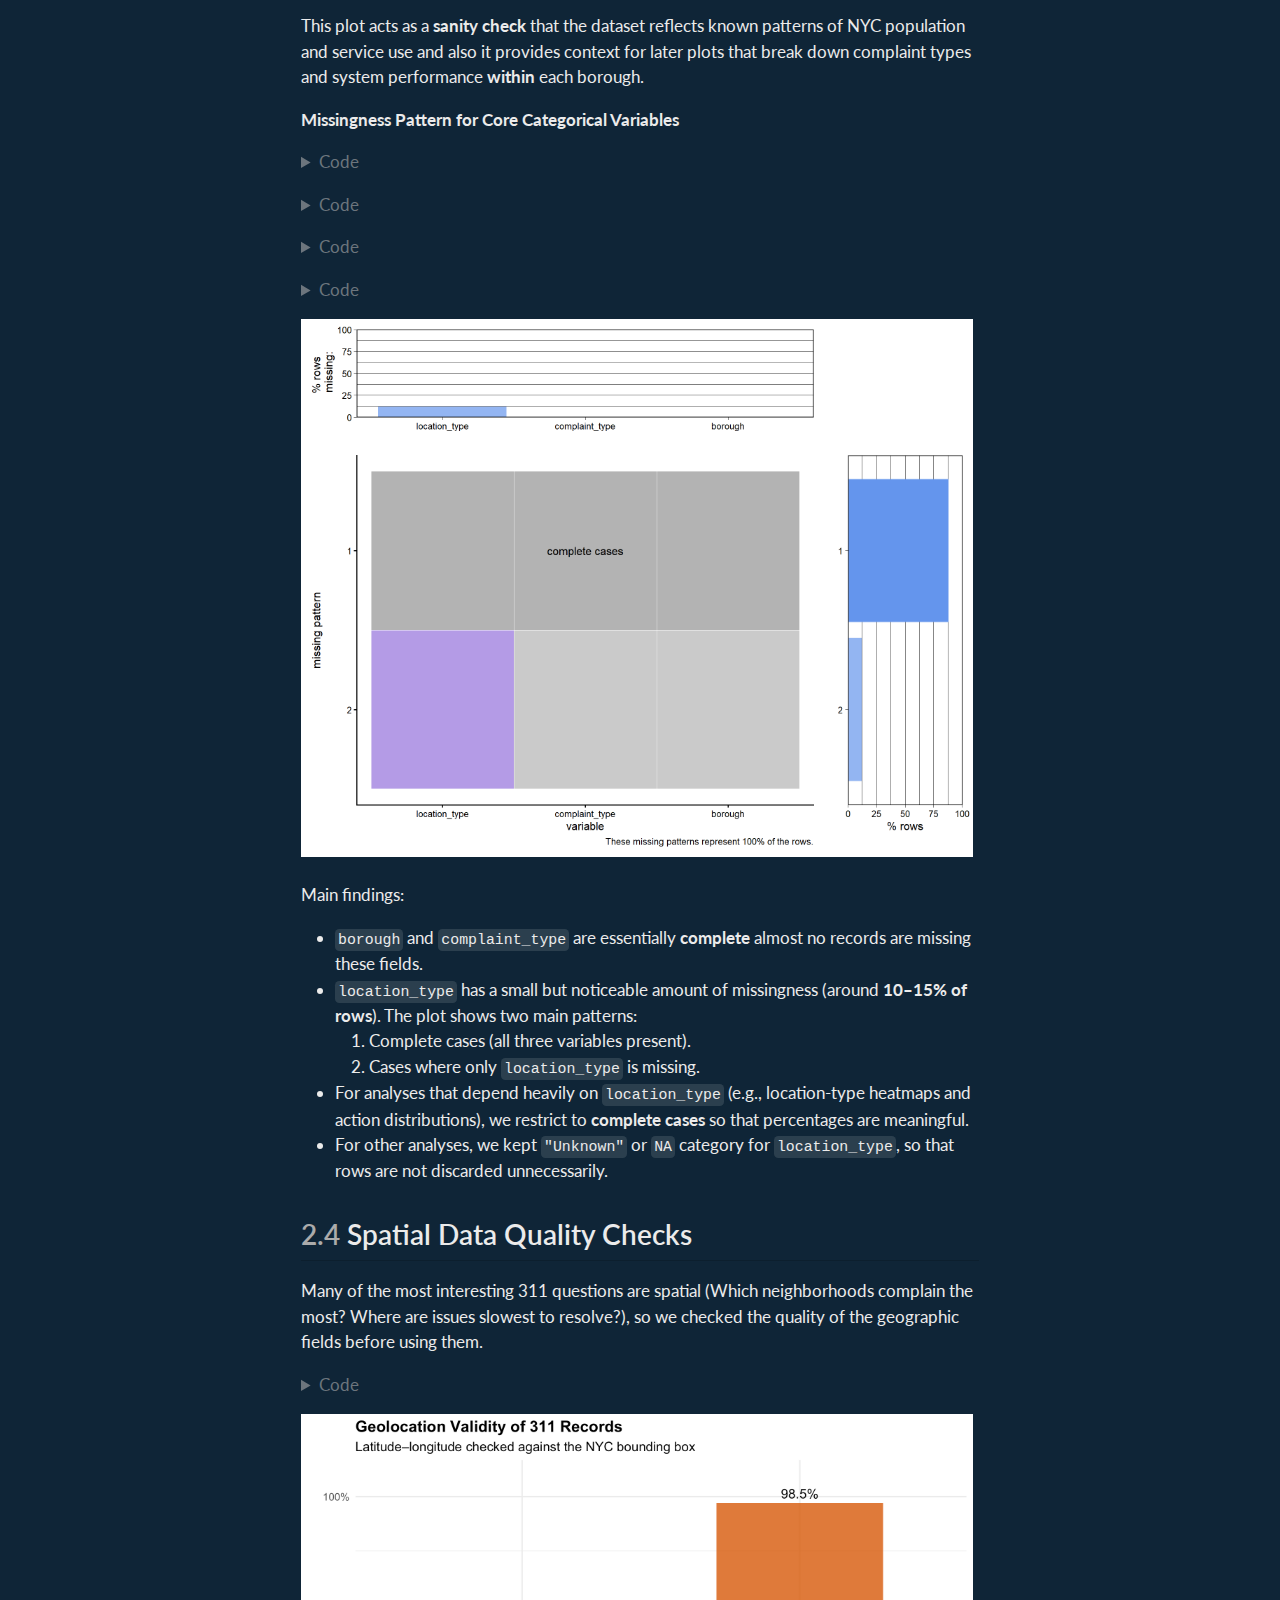
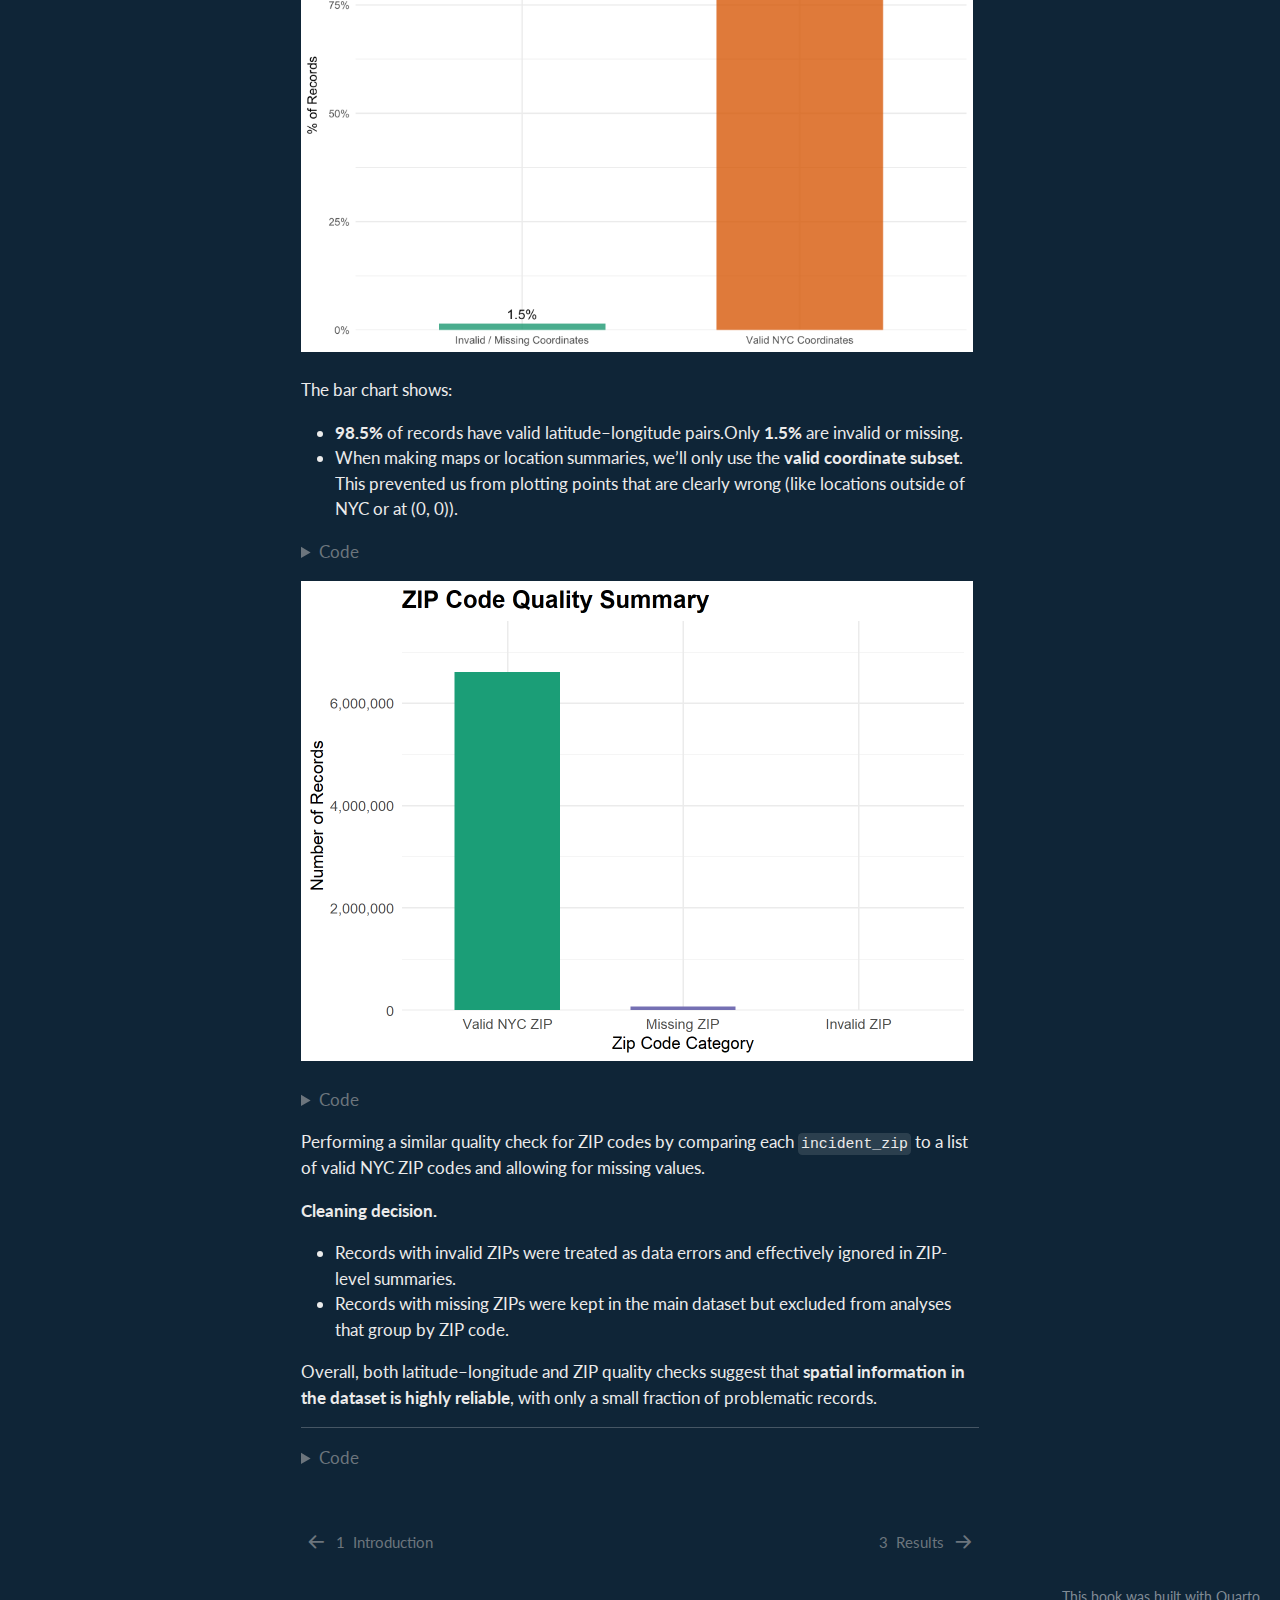
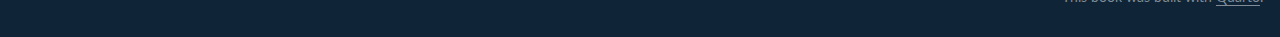
<file: docs/data.html>
<!DOCTYPE html>
<html xmlns="http://www.w3.org/1999/xhtml" lang="en" xml:lang="en"><head>

<meta charset="utf-8">
<meta name="generator" content="quarto-1.8.26">

<meta name="viewport" content="width=device-width, initial-scale=1.0, user-scalable=yes">


<title>2&nbsp; Data – NYC 311 Service Requests Analysis</title>
<style>
code{white-space: pre-wrap;}
span.smallcaps{font-variant: small-caps;}
div.columns{display: flex; gap: min(4vw, 1.5em);}
div.column{flex: auto; overflow-x: auto;}
div.hanging-indent{margin-left: 1.5em; text-indent: -1.5em;}
ul.task-list{list-style: none;}
ul.task-list li input[type="checkbox"] {
  width: 0.8em;
  margin: 0 0.8em 0.2em -1em; /* quarto-specific, see https://github.com/quarto-dev/quarto-cli/issues/4556 */ 
  vertical-align: middle;
}
/* CSS for syntax highlighting */
html { -webkit-text-size-adjust: 100%; }
pre > code.sourceCode { white-space: pre; position: relative; }
pre > code.sourceCode > span { display: inline-block; line-height: 1.25; }
pre > code.sourceCode > span:empty { height: 1.2em; }
.sourceCode { overflow: visible; }
code.sourceCode > span { color: inherit; text-decoration: inherit; }
div.sourceCode { margin: 1em 0; }
pre.sourceCode { margin: 0; }
@media screen {
div.sourceCode { overflow: auto; }
}
@media print {
pre > code.sourceCode { white-space: pre-wrap; }
pre > code.sourceCode > span { text-indent: -5em; padding-left: 5em; }
}
pre.numberSource code
  { counter-reset: source-line 0; }
pre.numberSource code > span
  { position: relative; left: -4em; counter-increment: source-line; }
pre.numberSource code > span > a:first-child::before
  { content: counter(source-line);
    position: relative; left: -1em; text-align: right; vertical-align: baseline;
    border: none; display: inline-block;
    -webkit-touch-callout: none; -webkit-user-select: none;
    -khtml-user-select: none; -moz-user-select: none;
    -ms-user-select: none; user-select: none;
    padding: 0 4px; width: 4em;
  }
pre.numberSource { margin-left: 3em;  padding-left: 4px; }
div.sourceCode
  {   }
@media screen {
pre > code.sourceCode > span > a:first-child::before { text-decoration: underline; }
}
</style>


<script src="site_libs/quarto-nav/quarto-nav.js"></script>
<script src="site_libs/quarto-nav/headroom.min.js"></script>
<script src="site_libs/clipboard/clipboard.min.js"></script>
<script src="site_libs/quarto-search/autocomplete.umd.js"></script>
<script src="site_libs/quarto-search/fuse.min.js"></script>
<script src="site_libs/quarto-search/quarto-search.js"></script>
<meta name="quarto:offset" content="./">
<link href="./results.html" rel="next">
<link href="./index.html" rel="prev">
<script src="site_libs/quarto-html/quarto.js" type="module"></script>
<script src="site_libs/quarto-html/tabsets/tabsets.js" type="module"></script>
<script src="site_libs/quarto-html/axe/axe-check.js" type="module"></script>
<script src="site_libs/quarto-html/popper.min.js"></script>
<script src="site_libs/quarto-html/tippy.umd.min.js"></script>
<script src="site_libs/quarto-html/anchor.min.js"></script>
<link href="site_libs/quarto-html/tippy.css" rel="stylesheet">
<link href="site_libs/quarto-html/quarto-syntax-highlighting-dark-b758ccaa5987ceb1b75504551e579abf.css" rel="stylesheet" id="quarto-text-highlighting-styles">
<script src="site_libs/bootstrap/bootstrap.min.js"></script>
<link href="site_libs/bootstrap/bootstrap-icons.css" rel="stylesheet">
<link href="site_libs/bootstrap/bootstrap-188a167a221c5957093c3a91812b996f.min.css" rel="stylesheet" append-hash="true" id="quarto-bootstrap" data-mode="dark">
<script id="quarto-search-options" type="application/json">{
  "location": "sidebar",
  "copy-button": false,
  "collapse-after": 3,
  "panel-placement": "start",
  "type": "textbox",
  "limit": 50,
  "keyboard-shortcut": [
    "f",
    "/",
    "s"
  ],
  "show-item-context": false,
  "language": {
    "search-no-results-text": "No results",
    "search-matching-documents-text": "matching documents",
    "search-copy-link-title": "Copy link to search",
    "search-hide-matches-text": "Hide additional matches",
    "search-more-match-text": "more match in this document",
    "search-more-matches-text": "more matches in this document",
    "search-clear-button-title": "Clear",
    "search-text-placeholder": "",
    "search-detached-cancel-button-title": "Cancel",
    "search-submit-button-title": "Submit",
    "search-label": "Search"
  }
}</script>


</head>

<body class="nav-sidebar floating quarto-light">

<div id="quarto-search-results"></div>
  <header id="quarto-header" class="headroom fixed-top">
  <nav class="quarto-secondary-nav">
    <div class="container-fluid d-flex">
      <button type="button" class="quarto-btn-toggle btn" data-bs-toggle="collapse" role="button" data-bs-target=".quarto-sidebar-collapse-item" aria-controls="quarto-sidebar" aria-expanded="false" aria-label="Toggle sidebar navigation" onclick="if (window.quartoToggleHeadroom) { window.quartoToggleHeadroom(); }">
        <i class="bi bi-layout-text-sidebar-reverse"></i>
      </button>
        <nav class="quarto-page-breadcrumbs" aria-label="breadcrumb"><ol class="breadcrumb"><li class="breadcrumb-item"><a href="./data.html"><span class="chapter-number">2</span>&nbsp; <span class="chapter-title">Data</span></a></li></ol></nav>
        <a class="flex-grow-1" role="navigation" data-bs-toggle="collapse" data-bs-target=".quarto-sidebar-collapse-item" aria-controls="quarto-sidebar" aria-expanded="false" aria-label="Toggle sidebar navigation" onclick="if (window.quartoToggleHeadroom) { window.quartoToggleHeadroom(); }">      
        </a>
      <button type="button" class="btn quarto-search-button" aria-label="Search" onclick="window.quartoOpenSearch();">
        <i class="bi bi-search"></i>
      </button>
    </div>
  </nav>
</header>
<!-- content -->
<div id="quarto-content" class="quarto-container page-columns page-rows-contents page-layout-article">
<!-- sidebar -->
  <nav id="quarto-sidebar" class="sidebar collapse collapse-horizontal quarto-sidebar-collapse-item sidebar-navigation floating overflow-auto">
    <div class="pt-lg-2 mt-2 text-left sidebar-header">
    <div class="sidebar-title mb-0 py-0">
      <a href="./">NYC 311 Service Requests Analysis</a> 
        <div class="sidebar-tools-main">
    <a href="https://github.com/Shweta-3001/Group-15-NYC-311-Request-Edav-Project" title="Source Code" class="quarto-navigation-tool px-1" aria-label="Source Code"><i class="bi bi-github"></i></a>
</div>
    </div>
      </div>
        <div class="mt-2 flex-shrink-0 align-items-center">
        <div class="sidebar-search">
        <div id="quarto-search" class="" title="Search"></div>
        </div>
        </div>
    <div class="sidebar-menu-container"> 
    <ul class="list-unstyled mt-1">
        <li class="sidebar-item">
  <div class="sidebar-item-container"> 
  <a href="./index.html" class="sidebar-item-text sidebar-link">
 <span class="menu-text"><span class="chapter-number">1</span>&nbsp; <span class="chapter-title">Introduction</span></span></a>
  </div>
</li>
        <li class="sidebar-item">
  <div class="sidebar-item-container"> 
  <a href="./data.html" class="sidebar-item-text sidebar-link active">
 <span class="menu-text"><span class="chapter-number">2</span>&nbsp; <span class="chapter-title">Data</span></span></a>
  </div>
</li>
        <li class="sidebar-item">
  <div class="sidebar-item-container"> 
  <a href="./results.html" class="sidebar-item-text sidebar-link">
 <span class="menu-text"><span class="chapter-number">3</span>&nbsp; <span class="chapter-title">Results</span></span></a>
  </div>
</li>
        <li class="sidebar-item">
  <div class="sidebar-item-container"> 
  <a href="./interactive_plot.html" class="sidebar-item-text sidebar-link">
 <span class="menu-text"><span class="chapter-number">4</span>&nbsp; <span class="chapter-title">Interactive Visualizations</span></span></a>
  </div>
</li>
        <li class="sidebar-item">
  <div class="sidebar-item-container"> 
  <a href="./conclusion.html" class="sidebar-item-text sidebar-link">
 <span class="menu-text"><span class="chapter-number">5</span>&nbsp; <span class="chapter-title">Conclusion</span></span></a>
  </div>
</li>
    </ul>
    </div>
</nav>
<div id="quarto-sidebar-glass" class="quarto-sidebar-collapse-item" data-bs-toggle="collapse" data-bs-target=".quarto-sidebar-collapse-item"></div>
<!-- margin-sidebar -->
    <div id="quarto-margin-sidebar" class="sidebar margin-sidebar">
        <nav id="TOC" role="doc-toc" class="toc-active">
    <h2 id="toc-title">Table of contents</h2>
   
  <ul>
  <li><a href="#data-source-and-scope" id="toc-data-source-and-scope" class="nav-link active" data-scroll-target="#data-source-and-scope"><span class="header-section-number">2.1</span> Data Source and Scope</a>
  <ul class="collapse">
  <li><a href="#timestamps" id="toc-timestamps" class="nav-link" data-scroll-target="#timestamps"><span class="header-section-number">2.1.1</span> Timestamps</a></li>
  <li><a href="#categorical-descriptors" id="toc-categorical-descriptors" class="nav-link" data-scroll-target="#categorical-descriptors"><span class="header-section-number">2.1.2</span> Categorical Descriptors</a></li>
  <li><a href="#location-information" id="toc-location-information" class="nav-link" data-scroll-target="#location-information"><span class="header-section-number">2.1.3</span> Location Information</a></li>
  <li><a href="#channel-and-resolution" id="toc-channel-and-resolution" class="nav-link" data-scroll-target="#channel-and-resolution"><span class="header-section-number">2.1.4</span> Channel and Resolution</a></li>
  </ul></li>
  <li><a href="#data-quality-missingness-across-columns" id="toc-data-quality-missingness-across-columns" class="nav-link" data-scroll-target="#data-quality-missingness-across-columns"><span class="header-section-number">2.2</span> Data Quality: Missingness Across Columns</a></li>
  <li><a href="#focusing-on-key-categorical-variables" id="toc-focusing-on-key-categorical-variables" class="nav-link" data-scroll-target="#focusing-on-key-categorical-variables"><span class="header-section-number">2.3</span> Focusing on Key Categorical Variables</a></li>
  <li><a href="#spatial-data-quality-checks" id="toc-spatial-data-quality-checks" class="nav-link" data-scroll-target="#spatial-data-quality-checks"><span class="header-section-number">2.4</span> Spatial Data Quality Checks</a></li>
  </ul>
<div class="toc-actions"><ul><li><a href="https://github.com/Shweta-3001/Group-15-NYC-311-Request-Edav-Project/edit/main/data.qmd" class="toc-action"><i class="bi bi-github"></i>Edit this page</a></li><li><a href="https://github.com/Shweta-3001/Group-15-NYC-311-Request-Edav-Project/issues/new" class="toc-action"><i class="bi empty"></i>Report an issue</a></li></ul></div></nav>
    </div>
<!-- main -->
<main class="content" id="quarto-document-content">

<header id="title-block-header" class="quarto-title-block default">
<div class="quarto-title">
<h1 class="title"><span class="chapter-number">2</span>&nbsp; <span class="chapter-title">Data</span></h1>
</div>



<div class="quarto-title-meta">

    
  
    
  </div>
  


</header>


<p>New York City’s 311 system is how, residents let the city know about issues in their communities, such as noise, heating problems, trash, and illegal parking etc. Each entry in the 311 data represents a moment when someone was concerned enough to reach out to the city for assistance.</p>
<section id="data-source-and-scope" class="level2" data-number="2.1">
<h2 data-number="2.1" class="anchored" data-anchor-id="data-source-and-scope"><span class="header-section-number">2.1</span> Data Source and Scope</h2>
<p>The raw data come from the NYC Open Data 311 service request API. To avoid time-outs and memory issues, we chose to download the data month-by-month, combined, and then saved as an <code>.rds</code> file for efficient reuse. In total, the working dataset contains <strong>around 6M</strong> over a two-year window, from early 2023 through late 2024.</p>
<div class="cell">
<details class="code-fold">
<summary>Code</summary>
<div class="code-copy-outer-scaffold"><div class="sourceCode cell-code" id="cb1"><pre class="sourceCode r code-with-copy"><code class="sourceCode r"><span id="cb1-1"><a href="#cb1-1" aria-hidden="true" tabindex="-1"></a><span class="fu">library</span>(dplyr)</span>
<span id="cb1-2"><a href="#cb1-2" aria-hidden="true" tabindex="-1"></a><span class="fu">library</span>(tidyr)</span>
<span id="cb1-3"><a href="#cb1-3" aria-hidden="true" tabindex="-1"></a><span class="fu">library</span>(ggplot2)</span>
<span id="cb1-4"><a href="#cb1-4" aria-hidden="true" tabindex="-1"></a><span class="fu">library</span>(stringr)</span>
<span id="cb1-5"><a href="#cb1-5" aria-hidden="true" tabindex="-1"></a><span class="fu">library</span>(memoise)</span></code></pre></div><button title="Copy to Clipboard" class="code-copy-button"><i class="bi"></i></button></div>
</details>
</div>
<div class="cell">
<details class="code-fold">
<summary>Code</summary>
<div class="code-copy-outer-scaffold"><div class="sourceCode cell-code" id="cb2"><pre class="sourceCode r code-with-copy"><code class="sourceCode r"><span id="cb2-1"><a href="#cb2-1" aria-hidden="true" tabindex="-1"></a><span class="co"># library(RSocrata)</span></span>
<span id="cb2-2"><a href="#cb2-2" aria-hidden="true" tabindex="-1"></a><span class="co"># library(dplyr)</span></span>
<span id="cb2-3"><a href="#cb2-3" aria-hidden="true" tabindex="-1"></a></span>
<span id="cb2-4"><a href="#cb2-4" aria-hidden="true" tabindex="-1"></a><span class="co"># options(timeout = 600)</span></span>
<span id="cb2-5"><a href="#cb2-5" aria-hidden="true" tabindex="-1"></a></span>
<span id="cb2-6"><a href="#cb2-6" aria-hidden="true" tabindex="-1"></a><span class="co"># base_url &lt;- "https://data.cityofnewyork.us/resource/erm2-nwe9.json"</span></span>
<span id="cb2-7"><a href="#cb2-7" aria-hidden="true" tabindex="-1"></a></span>
<span id="cb2-8"><a href="#cb2-8" aria-hidden="true" tabindex="-1"></a><span class="co"># get_month_data &lt;- function(year, month) {</span></span>
<span id="cb2-9"><a href="#cb2-9" aria-hidden="true" tabindex="-1"></a><span class="co">#   start &lt;- sprintf("%d-%02d-01T00:00:00", year, month)</span></span>
<span id="cb2-10"><a href="#cb2-10" aria-hidden="true" tabindex="-1"></a><span class="co">#   # end = first day of next month</span></span>
<span id="cb2-11"><a href="#cb2-11" aria-hidden="true" tabindex="-1"></a><span class="co">#   if (month == 12) {</span></span>
<span id="cb2-12"><a href="#cb2-12" aria-hidden="true" tabindex="-1"></a><span class="co">#     end &lt;- sprintf("%d-01-01T00:00:00", year + 1)</span></span>
<span id="cb2-13"><a href="#cb2-13" aria-hidden="true" tabindex="-1"></a><span class="co">#   } else {</span></span>
<span id="cb2-14"><a href="#cb2-14" aria-hidden="true" tabindex="-1"></a><span class="co">#     end &lt;- sprintf("%d-%02d-01T00:00:00", year, month + 1)</span></span>
<span id="cb2-15"><a href="#cb2-15" aria-hidden="true" tabindex="-1"></a><span class="co">#   }</span></span>
<span id="cb2-16"><a href="#cb2-16" aria-hidden="true" tabindex="-1"></a></span>
<span id="cb2-17"><a href="#cb2-17" aria-hidden="true" tabindex="-1"></a><span class="co">#   url &lt;- sprintf(</span></span>
<span id="cb2-18"><a href="#cb2-18" aria-hidden="true" tabindex="-1"></a><span class="co">#     "%s?$where=created_date &gt;= '%s' AND created_date &lt; '%s'",</span></span>
<span id="cb2-19"><a href="#cb2-19" aria-hidden="true" tabindex="-1"></a><span class="co">#     base_url, start, end</span></span>
<span id="cb2-20"><a href="#cb2-20" aria-hidden="true" tabindex="-1"></a><span class="co">#   )</span></span>
<span id="cb2-21"><a href="#cb2-21" aria-hidden="true" tabindex="-1"></a><span class="co">#   message("Fetching: ", start, " to ", end)</span></span>
<span id="cb2-22"><a href="#cb2-22" aria-hidden="true" tabindex="-1"></a><span class="co">#   read.socrata(url)</span></span>
<span id="cb2-23"><a href="#cb2-23" aria-hidden="true" tabindex="-1"></a><span class="co"># }</span></span>
<span id="cb2-24"><a href="#cb2-24" aria-hidden="true" tabindex="-1"></a></span>
<span id="cb2-25"><a href="#cb2-25" aria-hidden="true" tabindex="-1"></a><span class="co"># # Example: all months of 2023</span></span>
<span id="cb2-26"><a href="#cb2-26" aria-hidden="true" tabindex="-1"></a><span class="co"># months &lt;- 1:12</span></span>
<span id="cb2-27"><a href="#cb2-27" aria-hidden="true" tabindex="-1"></a><span class="co"># list_2023 &lt;- lapply(months, function(m) get_month_data(2023, m))</span></span>
<span id="cb2-28"><a href="#cb2-28" aria-hidden="true" tabindex="-1"></a><span class="co"># data_2023 &lt;- bind_rows(list_2023)</span></span>
<span id="cb2-29"><a href="#cb2-29" aria-hidden="true" tabindex="-1"></a><span class="co"># list_2024 &lt;- lapply(months, function(m) get_month_data(2024, m))</span></span>
<span id="cb2-30"><a href="#cb2-30" aria-hidden="true" tabindex="-1"></a><span class="co"># data_2024 &lt;- bind_rows(list_2024)</span></span>
<span id="cb2-31"><a href="#cb2-31" aria-hidden="true" tabindex="-1"></a><span class="co"># combined &lt;- rbind(data_2023,data_2024)</span></span>
<span id="cb2-32"><a href="#cb2-32" aria-hidden="true" tabindex="-1"></a><span class="co"># saveRDS(combined, "nyc_311_data.rds")</span></span></code></pre></div><button title="Copy to Clipboard" class="code-copy-button"><i class="bi"></i></button></div>
</details>
</div>
<div class="cell">
<details class="code-fold">
<summary>Code</summary>
<div class="code-copy-outer-scaffold"><div class="sourceCode cell-code" id="cb3"><pre class="sourceCode r code-with-copy"><code class="sourceCode r"><span id="cb3-1"><a href="#cb3-1" aria-hidden="true" tabindex="-1"></a>combined<span class="ot">=</span>combined <span class="ot">&lt;-</span> <span class="fu">readRDS</span>(<span class="st">"nyc_311_data.rds"</span>)</span>
<span id="cb3-2"><a href="#cb3-2" aria-hidden="true" tabindex="-1"></a><span class="co">#combined=combined &lt;- readRDS("nyc_311_data.rds")</span></span></code></pre></div><button title="Copy to Clipboard" class="code-copy-button"><i class="bi"></i></button></div>
</details>
</div>
<p>Each row corresponds to a single 311 complaint and includes the following groups of variables:</p>
<section id="timestamps" class="level3" data-number="2.1.1">
<h3 data-number="2.1.1" class="anchored" data-anchor-id="timestamps"><span class="header-section-number">2.1.1</span> Timestamps</h3>
<ul>
<li><code>created_date</code>: when the complaint was submitted<br>
</li>
<li><code>closed_date</code>: when the complaint was closed (if ever)<br>
</li>
<li><code>resolution_action_updated_date</code>: when a resolution action was logged</li>
</ul>
</section>
<section id="categorical-descriptors" class="level3" data-number="2.1.2">
<h3 data-number="2.1.2" class="anchored" data-anchor-id="categorical-descriptors"><span class="header-section-number">2.1.2</span> Categorical Descriptors</h3>
<ul>
<li><code>agency</code>, <code>agency_name</code><br>
</li>
<li><code>complaint_type</code> and a higher-level <code>complaint_bucket</code> (custom grouping)<br>
</li>
<li><code>descriptor</code> (more detailed description of the issue)<br>
</li>
<li><code>status</code> (e.g., <code>"Closed"</code>, <code>"Assigned"</code>, <code>"In Progress"</code>)</li>
</ul>
</section>
<section id="location-information" class="level3" data-number="2.1.3">
<h3 data-number="2.1.3" class="anchored" data-anchor-id="location-information"><span class="header-section-number">2.1.3</span> Location Information</h3>
<ul>
<li><code>borough</code>, <code>incident_zip</code>, <code>incident_address</code><br>
</li>
<li><code>location_type</code> (e.g., <code>"RESIDENTIAL BUILDING"</code>, <code>"Street/Sidewalk"</code>)<br>
</li>
<li><code>latitude</code>, <code>longitude</code></li>
</ul>
</section>
<section id="channel-and-resolution" class="level3" data-number="2.1.4">
<h3 data-number="2.1.4" class="anchored" data-anchor-id="channel-and-resolution"><span class="header-section-number">2.1.4</span> Channel and Resolution</h3>
<ul>
<li><code>open_data_channel_type</code> (e.g., <code>ONLINE</code>, <code>PHONE</code>, <code>MOBILE</code>, <code>OTHER</code>)<br>
</li>
<li><code>resolution_description</code> and <code>resolution_action</code> fields</li>
</ul>
</section>
</section>
<section id="data-quality-missingness-across-columns" class="level2" data-number="2.2">
<h2 data-number="2.2" class="anchored" data-anchor-id="data-quality-missingness-across-columns"><span class="header-section-number">2.2</span> Data Quality: Missingness Across Columns</h2>
<p>Before doing any substantive analysis, we examined the completeness of the raw 311 dataset. The goal of this step was to understand <strong>which variables are reliable</strong>, <strong>which ones are mostly empty</strong>, and <strong>where cleaning or dropping variables is justified</strong>.</p>
<div class="cell">
<details class="code-fold">
<summary>Code</summary>
<div class="code-copy-outer-scaffold"><div class="sourceCode cell-code" id="cb4"><pre class="sourceCode r code-with-copy"><code class="sourceCode r"><span id="cb4-1"><a href="#cb4-1" aria-hidden="true" tabindex="-1"></a>missing_values_summary <span class="ot">&lt;-</span> <span class="fu">colSums</span>(<span class="fu">is.na</span>(combined))</span>
<span id="cb4-2"><a href="#cb4-2" aria-hidden="true" tabindex="-1"></a>missing_columns <span class="ot">&lt;-</span> missing_values_summary[missing_values_summary <span class="sc">&gt;</span> <span class="dv">0</span>]</span>
<span id="cb4-3"><a href="#cb4-3" aria-hidden="true" tabindex="-1"></a>missing_table <span class="ot">&lt;-</span> <span class="fu">data.frame</span>(</span>
<span id="cb4-4"><a href="#cb4-4" aria-hidden="true" tabindex="-1"></a>  <span class="at">Column =</span> <span class="fu">names</span>(missing_columns),</span>
<span id="cb4-5"><a href="#cb4-5" aria-hidden="true" tabindex="-1"></a>  <span class="at">MissingCount =</span> <span class="fu">as.numeric</span>(missing_columns)</span>
<span id="cb4-6"><a href="#cb4-6" aria-hidden="true" tabindex="-1"></a>)</span>
<span id="cb4-7"><a href="#cb4-7" aria-hidden="true" tabindex="-1"></a>sorted_table <span class="ot">&lt;-</span> missing_table <span class="sc">|&gt;</span></span>
<span id="cb4-8"><a href="#cb4-8" aria-hidden="true" tabindex="-1"></a><span class="fu">arrange</span>(<span class="fu">desc</span>(MissingCount))</span>
<span id="cb4-9"><a href="#cb4-9" aria-hidden="true" tabindex="-1"></a><span class="fu">print</span>(sorted_table)</span></code></pre></div><button title="Copy to Clipboard" class="code-copy-button"><i class="bi"></i></button></div>
</details>
<div class="cell-output cell-output-stdout">
<pre><code>                           Column MissingCount
1            taxi_company_borough      6679852
2                       road_ramp      6668175
3        bridge_highway_direction      6660223
4                        due_date      6651779
5             bridge_highway_name      6639447
6          bridge_highway_segment      6639437
7           taxi_pick_up_location      6611318
8                    vehicle_type      6504338
9                   facility_type      6199357
10                       landmark      2652950
11          intersection_street_1      2180001
12          intersection_street_2      2176719
13                 cross_street_1      1903203
14                 cross_street_2      1902070
15                  location_type       800974
16                            bbl       752073
17                           city       325436
18                    street_name       244008
19               incident_address       243812
20                    closed_date       133656
21                       latitude       102706
22                      longitude       102706
23              location.latitude       102706
24             location.longitude       102706
25         location.human_address       102706
26       x_coordinate_state_plane       102597
27       y_coordinate_state_plane       101804
28         resolution_description        93259
29                     descriptor        78842
30                   incident_zip        72906
31 resolution_action_updated_date        37625
32                   address_type        30391
33                   created_date            1</code></pre>
</div>
</div>
<div class="cell">
<details class="code-fold">
<summary>Code</summary>
<div class="code-copy-outer-scaffold"><div class="sourceCode cell-code" id="cb6"><pre class="sourceCode r code-with-copy"><code class="sourceCode r"><span id="cb6-1"><a href="#cb6-1" aria-hidden="true" tabindex="-1"></a><span class="fu">library</span>(dplyr)</span>
<span id="cb6-2"><a href="#cb6-2" aria-hidden="true" tabindex="-1"></a><span class="fu">library</span>(tidyr)</span>
<span id="cb6-3"><a href="#cb6-3" aria-hidden="true" tabindex="-1"></a><span class="fu">library</span>(ggplot2)</span>
<span id="cb6-4"><a href="#cb6-4" aria-hidden="true" tabindex="-1"></a><span class="fu">library</span>(scales)</span>
<span id="cb6-5"><a href="#cb6-5" aria-hidden="true" tabindex="-1"></a></span>
<span id="cb6-6"><a href="#cb6-6" aria-hidden="true" tabindex="-1"></a><span class="co"># 1) Compute missingness per column</span></span>
<span id="cb6-7"><a href="#cb6-7" aria-hidden="true" tabindex="-1"></a>miss_by_col_all <span class="ot">&lt;-</span> combined <span class="sc">|&gt;</span></span>
<span id="cb6-8"><a href="#cb6-8" aria-hidden="true" tabindex="-1"></a>  <span class="fu">summarise</span>(<span class="fu">across</span>(<span class="fu">everything</span>(), \(x) <span class="fu">sum</span>(<span class="fu">is.na</span>(x)))) <span class="sc">|&gt;</span></span>
<span id="cb6-9"><a href="#cb6-9" aria-hidden="true" tabindex="-1"></a>  <span class="fu">pivot_longer</span>(<span class="fu">everything</span>(), <span class="at">names_to =</span> <span class="st">"column"</span>, <span class="at">values_to =</span> <span class="st">"missing_n"</span>) <span class="sc">|&gt;</span></span>
<span id="cb6-10"><a href="#cb6-10" aria-hidden="true" tabindex="-1"></a>  <span class="fu">mutate</span>(</span>
<span id="cb6-11"><a href="#cb6-11" aria-hidden="true" tabindex="-1"></a>    <span class="at">total_n      =</span> <span class="fu">nrow</span>(combined),</span>
<span id="cb6-12"><a href="#cb6-12" aria-hidden="true" tabindex="-1"></a>    <span class="at">missing_rate =</span> missing_n <span class="sc">/</span> total_n</span>
<span id="cb6-13"><a href="#cb6-13" aria-hidden="true" tabindex="-1"></a>  ) <span class="sc">|&gt;</span></span>
<span id="cb6-14"><a href="#cb6-14" aria-hidden="true" tabindex="-1"></a>  <span class="fu">arrange</span>(<span class="fu">desc</span>(missing_n))</span>
<span id="cb6-15"><a href="#cb6-15" aria-hidden="true" tabindex="-1"></a></span>
<span id="cb6-16"><a href="#cb6-16" aria-hidden="true" tabindex="-1"></a><span class="co"># 2) Top 25 columns by missing rate, add index label</span></span>
<span id="cb6-17"><a href="#cb6-17" aria-hidden="true" tabindex="-1"></a>top_missing_rate <span class="ot">&lt;-</span> miss_by_col_all <span class="sc">|&gt;</span></span>
<span id="cb6-18"><a href="#cb6-18" aria-hidden="true" tabindex="-1"></a>  <span class="fu">slice_max</span>(missing_rate, <span class="at">n =</span> <span class="dv">25</span>) <span class="sc">|&gt;</span></span>
<span id="cb6-19"><a href="#cb6-19" aria-hidden="true" tabindex="-1"></a>  <span class="fu">arrange</span>(<span class="fu">desc</span>(missing_rate)) <span class="sc">|&gt;</span></span>
<span id="cb6-20"><a href="#cb6-20" aria-hidden="true" tabindex="-1"></a>  <span class="fu">mutate</span>(</span>
<span id="cb6-21"><a href="#cb6-21" aria-hidden="true" tabindex="-1"></a>    <span class="at">rank_label =</span> <span class="fu">paste0</span>(<span class="fu">row_number</span>(), <span class="st">". "</span>, column),</span>
<span id="cb6-22"><a href="#cb6-22" aria-hidden="true" tabindex="-1"></a>    <span class="at">rank_label =</span> <span class="fu">factor</span>(rank_label, <span class="at">levels =</span> <span class="fu">rev</span>(rank_label))  <span class="co"># for coord_flip</span></span>
<span id="cb6-23"><a href="#cb6-23" aria-hidden="true" tabindex="-1"></a>  )</span>
<span id="cb6-24"><a href="#cb6-24" aria-hidden="true" tabindex="-1"></a></span>
<span id="cb6-25"><a href="#cb6-25" aria-hidden="true" tabindex="-1"></a><span class="co"># 3) Nice bar plot</span></span>
<span id="cb6-26"><a href="#cb6-26" aria-hidden="true" tabindex="-1"></a>p_missing <span class="ot">&lt;-</span> <span class="fu">ggplot</span>(top_missing_rate,</span>
<span id="cb6-27"><a href="#cb6-27" aria-hidden="true" tabindex="-1"></a>                    <span class="fu">aes</span>(<span class="at">x =</span> rank_label, <span class="at">y =</span> missing_rate, <span class="at">fill =</span> missing_rate)) <span class="sc">+</span></span>
<span id="cb6-28"><a href="#cb6-28" aria-hidden="true" tabindex="-1"></a>  <span class="fu">geom_col</span>(<span class="at">width =</span> <span class="fl">0.8</span>) <span class="sc">+</span></span>
<span id="cb6-29"><a href="#cb6-29" aria-hidden="true" tabindex="-1"></a>  <span class="fu">coord_flip</span>() <span class="sc">+</span></span>
<span id="cb6-30"><a href="#cb6-30" aria-hidden="true" tabindex="-1"></a>  <span class="fu">scale_y_continuous</span>(</span>
<span id="cb6-31"><a href="#cb6-31" aria-hidden="true" tabindex="-1"></a>    <span class="at">labels =</span> <span class="fu">percent_format</span>(<span class="at">accuracy =</span> <span class="dv">1</span>),</span>
<span id="cb6-32"><a href="#cb6-32" aria-hidden="true" tabindex="-1"></a>    <span class="at">expand =</span> <span class="fu">expansion</span>(<span class="at">mult =</span> <span class="fu">c</span>(<span class="dv">0</span>, <span class="fl">0.05</span>))</span>
<span id="cb6-33"><a href="#cb6-33" aria-hidden="true" tabindex="-1"></a>  ) <span class="sc">+</span></span>
<span id="cb6-34"><a href="#cb6-34" aria-hidden="true" tabindex="-1"></a>  <span class="fu">scale_fill_viridis_c</span>(</span>
<span id="cb6-35"><a href="#cb6-35" aria-hidden="true" tabindex="-1"></a>    <span class="at">option =</span> <span class="st">"C"</span>,</span>
<span id="cb6-36"><a href="#cb6-36" aria-hidden="true" tabindex="-1"></a>    <span class="at">direction =</span> <span class="sc">-</span><span class="dv">1</span>,</span>
<span id="cb6-37"><a href="#cb6-37" aria-hidden="true" tabindex="-1"></a>    <span class="at">name =</span> <span class="st">"Missing rate"</span></span>
<span id="cb6-38"><a href="#cb6-38" aria-hidden="true" tabindex="-1"></a>  ) <span class="sc">+</span></span>
<span id="cb6-39"><a href="#cb6-39" aria-hidden="true" tabindex="-1"></a>  <span class="fu">labs</span>(</span>
<span id="cb6-40"><a href="#cb6-40" aria-hidden="true" tabindex="-1"></a>    <span class="at">title =</span> <span class="st">"Top Columns by Missingness Rate"</span>,</span>
<span id="cb6-41"><a href="#cb6-41" aria-hidden="true" tabindex="-1"></a>    <span class="at">x =</span> <span class="st">"Features"</span>,</span>
<span id="cb6-42"><a href="#cb6-42" aria-hidden="true" tabindex="-1"></a>    <span class="at">y =</span> <span class="st">"Missingness rate"</span></span>
<span id="cb6-43"><a href="#cb6-43" aria-hidden="true" tabindex="-1"></a>  ) <span class="sc">+</span></span>
<span id="cb6-44"><a href="#cb6-44" aria-hidden="true" tabindex="-1"></a>  <span class="fu">theme_minimal</span>(<span class="at">base_size =</span> <span class="dv">13</span>) <span class="sc">+</span></span>
<span id="cb6-45"><a href="#cb6-45" aria-hidden="true" tabindex="-1"></a>  <span class="fu">theme</span>(</span>
<span id="cb6-46"><a href="#cb6-46" aria-hidden="true" tabindex="-1"></a>    <span class="at">panel.grid.minor =</span> <span class="fu">element_blank</span>(),</span>
<span id="cb6-47"><a href="#cb6-47" aria-hidden="true" tabindex="-1"></a>    <span class="at">axis.text.y  =</span> <span class="fu">element_text</span>(<span class="at">size =</span> <span class="dv">9</span>),</span>
<span id="cb6-48"><a href="#cb6-48" aria-hidden="true" tabindex="-1"></a>    <span class="at">axis.text.x  =</span> <span class="fu">element_text</span>(<span class="at">size =</span> <span class="dv">10</span>),</span>
<span id="cb6-49"><a href="#cb6-49" aria-hidden="true" tabindex="-1"></a>    <span class="at">plot.title   =</span> <span class="fu">element_text</span>(<span class="at">face =</span> <span class="st">"bold"</span>, <span class="at">size =</span> <span class="dv">16</span>),</span>
<span id="cb6-50"><a href="#cb6-50" aria-hidden="true" tabindex="-1"></a>    <span class="at">plot.subtitle =</span> <span class="fu">element_text</span>(<span class="at">size =</span> <span class="dv">11</span>),</span>
<span id="cb6-51"><a href="#cb6-51" aria-hidden="true" tabindex="-1"></a>    <span class="at">legend.position =</span> <span class="st">"right"</span></span>
<span id="cb6-52"><a href="#cb6-52" aria-hidden="true" tabindex="-1"></a>  )</span>
<span id="cb6-53"><a href="#cb6-53" aria-hidden="true" tabindex="-1"></a></span>
<span id="cb6-54"><a href="#cb6-54" aria-hidden="true" tabindex="-1"></a>p_missing</span></code></pre></div><button title="Copy to Clipboard" class="code-copy-button"><i class="bi"></i></button></div>
</details>
<div class="cell-output-display">
<div>
<figure class="figure">
<p><img src="data_files/figure-html/missing-top25-1.png" class="img-fluid figure-img" width="1152"></p>
</figure>
</div>
</div>
<details class="code-fold">
<summary>Code</summary>
<div class="code-copy-outer-scaffold"><div class="sourceCode cell-code" id="cb7"><pre class="sourceCode r code-with-copy"><code class="sourceCode r"><span id="cb7-1"><a href="#cb7-1" aria-hidden="true" tabindex="-1"></a><span class="co"># 4) Threshold + list of columns to drop (same logic as before)</span></span>
<span id="cb7-2"><a href="#cb7-2" aria-hidden="true" tabindex="-1"></a>missing_threshold <span class="ot">&lt;-</span> <span class="fl">0.60</span></span>
<span id="cb7-3"><a href="#cb7-3" aria-hidden="true" tabindex="-1"></a></span>
<span id="cb7-4"><a href="#cb7-4" aria-hidden="true" tabindex="-1"></a>cols_to_drop_by_missing <span class="ot">&lt;-</span> miss_by_col_all <span class="sc">|&gt;</span></span>
<span id="cb7-5"><a href="#cb7-5" aria-hidden="true" tabindex="-1"></a>  <span class="fu">filter</span>(missing_rate <span class="sc">&gt;</span> missing_threshold) <span class="sc">|&gt;</span></span>
<span id="cb7-6"><a href="#cb7-6" aria-hidden="true" tabindex="-1"></a>  <span class="fu">pull</span>(column)</span></code></pre></div><button title="Copy to Clipboard" class="code-copy-button"><i class="bi"></i></button></div>
</details>
</div>
<p>The first plot shows the <strong>25 columns with the highest proportion of missing values</strong>. Each bar is a column, ordered from most to least missing, and the color scale encodes the missingness rate.</p>
<p>Key observations:</p>
<ul>
<li>Several columns have <strong>almost complete missingness (≈ 95–100%)</strong>, including<br>
<code>taxi_company_borough</code>, <code>road_ramp</code>, <code>bridge_highway_direction</code>, <code>bridge_highway_name</code>,<br>
<code>bridge_highway_segment</code>, and <code>taxi_pick_up_location</code>.</li>
<li>Many of these fields are highly specialized (e.g., taxi or bridge/highway metadata) that apply only to a very small subset of 311 requests.</li>
<li>A second tier of columns (e.g., <code>intersection_street_1</code>, <code>intersection_street_2</code>, <code>cross_street_1</code>, <code>cross_street_2</code>) has <strong>moderate missingness</strong> (roughly 25–40%), typically for records where complaints do not occur at an intersection. We decided to remove <strong>extreme missingness</strong> columns from final dataframe, which will add noise and complexity without contributing to the main objective of the project and columns with <strong>moderate missingness</strong> but high potential value were kept for further analysis.</li>
</ul>
<div class="cell">
<details class="code-fold">
<summary>Code</summary>
<div class="code-copy-outer-scaffold"><div class="sourceCode cell-code" id="cb8"><pre class="sourceCode r code-with-copy"><code class="sourceCode r"><span id="cb8-1"><a href="#cb8-1" aria-hidden="true" tabindex="-1"></a><span class="fu">set.seed</span>(<span class="dv">42</span>)</span>
<span id="cb8-2"><a href="#cb8-2" aria-hidden="true" tabindex="-1"></a>sampled_data <span class="ot">&lt;-</span> combined[<span class="fu">sample</span>(<span class="dv">1</span><span class="sc">:</span><span class="fu">nrow</span>(combined), <span class="dv">5000</span>), ]</span>
<span id="cb8-3"><a href="#cb8-3" aria-hidden="true" tabindex="-1"></a></span>
<span id="cb8-4"><a href="#cb8-4" aria-hidden="true" tabindex="-1"></a>missing_long <span class="ot">&lt;-</span> <span class="fu">as.data.frame</span>(<span class="fu">is.na</span>(sampled_data)) <span class="sc">|&gt;</span></span>
<span id="cb8-5"><a href="#cb8-5" aria-hidden="true" tabindex="-1"></a>  <span class="fu">pivot_longer</span>(<span class="at">cols =</span> <span class="fu">everything</span>(), <span class="at">names_to =</span> <span class="st">"Column"</span>, <span class="at">values_to =</span> <span class="st">"IsMissing"</span>)</span>
<span id="cb8-6"><a href="#cb8-6" aria-hidden="true" tabindex="-1"></a></span>
<span id="cb8-7"><a href="#cb8-7" aria-hidden="true" tabindex="-1"></a>missing_long <span class="ot">&lt;-</span> <span class="fu">cbind</span>(<span class="at">RowIndex =</span> <span class="fu">rep</span>(<span class="dv">1</span><span class="sc">:</span><span class="fu">nrow</span>(sampled_data), <span class="at">times =</span> <span class="fu">ncol</span>(sampled_data)), missing_long)</span>
<span id="cb8-8"><a href="#cb8-8" aria-hidden="true" tabindex="-1"></a></span>
<span id="cb8-9"><a href="#cb8-9" aria-hidden="true" tabindex="-1"></a><span class="co"># Plotting heatmap of missing data</span></span>
<span id="cb8-10"><a href="#cb8-10" aria-hidden="true" tabindex="-1"></a><span class="fu">ggplot</span>(missing_long, <span class="fu">aes</span>(<span class="at">x =</span> Column, <span class="at">y =</span> RowIndex, <span class="at">fill =</span> IsMissing)) <span class="sc">+</span></span>
<span id="cb8-11"><a href="#cb8-11" aria-hidden="true" tabindex="-1"></a>  <span class="fu">geom_tile</span>() <span class="sc">+</span></span>
<span id="cb8-12"><a href="#cb8-12" aria-hidden="true" tabindex="-1"></a>  <span class="fu">scale_fill_manual</span>(<span class="at">values =</span> <span class="fu">c</span>(<span class="st">"FALSE"</span> <span class="ot">=</span> <span class="st">"white"</span>, <span class="st">"TRUE"</span> <span class="ot">=</span> <span class="st">"red"</span>), <span class="at">name =</span> <span class="st">"Missing"</span>) <span class="sc">+</span></span>
<span id="cb8-13"><a href="#cb8-13" aria-hidden="true" tabindex="-1"></a>  <span class="fu">labs</span>(<span class="at">title =</span> <span class="st">"Heatmap of Missing Data (Sampled Rows)"</span>,</span>
<span id="cb8-14"><a href="#cb8-14" aria-hidden="true" tabindex="-1"></a>       <span class="at">x =</span> <span class="st">"Columns"</span>,</span>
<span id="cb8-15"><a href="#cb8-15" aria-hidden="true" tabindex="-1"></a>       <span class="at">y =</span> <span class="st">"Row Index"</span>) <span class="sc">+</span></span>
<span id="cb8-16"><a href="#cb8-16" aria-hidden="true" tabindex="-1"></a>  <span class="fu">theme_minimal</span>() <span class="sc">+</span></span>
<span id="cb8-17"><a href="#cb8-17" aria-hidden="true" tabindex="-1"></a>  <span class="fu">theme</span>(<span class="at">axis.text.x =</span> <span class="fu">element_text</span>(<span class="at">angle =</span> <span class="dv">90</span>, <span class="at">hjust =</span> <span class="dv">1</span>))</span></code></pre></div><button title="Copy to Clipboard" class="code-copy-button"><i class="bi"></i></button></div>
</details>
<div class="cell-output-display">
<div>
<figure class="figure">
<p><img src="data_files/figure-html/heatmap fig-width- 12,fig-height- 8-1.png" class="img-fluid figure-img" width="672"></p>
</figure>
</div>
</div>
</div>
<p>To complement the summary bar chart, we also visualized missingness <strong>row by row</strong> for a random sample of records. In this heatmap:</p>
<ul>
<li>Some columns form <strong>solid vertical red bands</strong>, meaning they are missing for <em>almost all</em> rows which correspond to the heavily missing taxi/bridge fields seen in the previous plot.</li>
<li>Other columns show <strong>stripe-like patterns</strong>, where only some rows are missing (e.g., <code>closed_date</code> for still-open complaints).</li>
<li>Core analytical fields such as <code>created_date</code>, <code>complaint_type</code>, and <code>borough</code> appear almost entirely white, confirming that they are reliable.</li>
</ul>
</section>
<section id="focusing-on-key-categorical-variables" class="level2" data-number="2.3">
<h2 data-number="2.3" class="anchored" data-anchor-id="focusing-on-key-categorical-variables"><span class="header-section-number">2.3</span> Focusing on Key Categorical Variables</h2>
<div class="cell">
<details class="code-fold">
<summary>Code</summary>
<div class="code-copy-outer-scaffold"><div class="sourceCode cell-code" id="cb9"><pre class="sourceCode r code-with-copy"><code class="sourceCode r"><span id="cb9-1"><a href="#cb9-1" aria-hidden="true" tabindex="-1"></a><span class="fu">library</span>(dplyr)</span>
<span id="cb9-2"><a href="#cb9-2" aria-hidden="true" tabindex="-1"></a><span class="fu">library</span>(ggplot2)</span>
<span id="cb9-3"><a href="#cb9-3" aria-hidden="true" tabindex="-1"></a><span class="fu">library</span>(scales)</span>
<span id="cb9-4"><a href="#cb9-4" aria-hidden="true" tabindex="-1"></a></span>
<span id="cb9-5"><a href="#cb9-5" aria-hidden="true" tabindex="-1"></a></span>
<span id="cb9-6"><a href="#cb9-6" aria-hidden="true" tabindex="-1"></a><span class="co"># Borough counts on cleaned data</span></span>
<span id="cb9-7"><a href="#cb9-7" aria-hidden="true" tabindex="-1"></a>borough_counts <span class="ot">&lt;-</span> combined <span class="sc">|&gt;</span></span>
<span id="cb9-8"><a href="#cb9-8" aria-hidden="true" tabindex="-1"></a>  <span class="fu">count</span>(borough, <span class="at">name =</span> <span class="st">"n"</span>) <span class="sc">|&gt;</span></span>
<span id="cb9-9"><a href="#cb9-9" aria-hidden="true" tabindex="-1"></a>  <span class="fu">mutate</span>(</span>
<span id="cb9-10"><a href="#cb9-10" aria-hidden="true" tabindex="-1"></a>    <span class="at">share =</span> n <span class="sc">/</span> <span class="fu">sum</span>(n),</span>
<span id="cb9-11"><a href="#cb9-11" aria-hidden="true" tabindex="-1"></a>    <span class="at">label_text =</span> <span class="fu">paste0</span>(<span class="fu">comma</span>(n), <span class="st">" ("</span>, <span class="fu">percent</span>(share, <span class="at">accuracy =</span> <span class="fl">0.05</span>), <span class="st">")"</span>)</span>
<span id="cb9-12"><a href="#cb9-12" aria-hidden="true" tabindex="-1"></a>  ) <span class="sc">|&gt;</span></span>
<span id="cb9-13"><a href="#cb9-13" aria-hidden="true" tabindex="-1"></a>  <span class="fu">arrange</span>(<span class="fu">desc</span>(n))</span>
<span id="cb9-14"><a href="#cb9-14" aria-hidden="true" tabindex="-1"></a></span>
<span id="cb9-15"><a href="#cb9-15" aria-hidden="true" tabindex="-1"></a><span class="fu">ggplot</span>(borough_counts,</span>
<span id="cb9-16"><a href="#cb9-16" aria-hidden="true" tabindex="-1"></a>       <span class="fu">aes</span>(<span class="at">x =</span> <span class="fu">reorder</span>(borough, n), <span class="at">y =</span> n)) <span class="sc">+</span></span>
<span id="cb9-17"><a href="#cb9-17" aria-hidden="true" tabindex="-1"></a>  <span class="fu">geom_col</span>(<span class="at">width =</span> <span class="fl">0.7</span>, <span class="at">fill =</span> <span class="st">"#1b9e77"</span>) <span class="sc">+</span></span>
<span id="cb9-18"><a href="#cb9-18" aria-hidden="true" tabindex="-1"></a>  <span class="fu">scale_y_continuous</span>(</span>
<span id="cb9-19"><a href="#cb9-19" aria-hidden="true" tabindex="-1"></a>    <span class="at">labels =</span> scales<span class="sc">::</span>comma,</span>
<span id="cb9-20"><a href="#cb9-20" aria-hidden="true" tabindex="-1"></a>    <span class="at">breaks =</span> scales<span class="sc">::</span><span class="fu">pretty_breaks</span>(<span class="at">n =</span> <span class="dv">8</span>),</span>
<span id="cb9-21"><a href="#cb9-21" aria-hidden="true" tabindex="-1"></a>    <span class="at">expand =</span> <span class="fu">expansion</span>(<span class="at">mult =</span> <span class="fu">c</span>(<span class="dv">0</span>, <span class="fl">0.15</span>))</span>
<span id="cb9-22"><a href="#cb9-22" aria-hidden="true" tabindex="-1"></a>  ) <span class="sc">+</span></span>
<span id="cb9-23"><a href="#cb9-23" aria-hidden="true" tabindex="-1"></a>  <span class="fu">labs</span>(</span>
<span id="cb9-24"><a href="#cb9-24" aria-hidden="true" tabindex="-1"></a>    <span class="at">title =</span> <span class="st">"Borough Distribution of 311 Complaints"</span>,</span>
<span id="cb9-25"><a href="#cb9-25" aria-hidden="true" tabindex="-1"></a>    <span class="at">x =</span> <span class="st">"NYC Borough"</span>,</span>
<span id="cb9-26"><a href="#cb9-26" aria-hidden="true" tabindex="-1"></a>    <span class="at">y =</span> <span class="st">"Number of complaints"</span></span>
<span id="cb9-27"><a href="#cb9-27" aria-hidden="true" tabindex="-1"></a>  ) <span class="sc">+</span></span>
<span id="cb9-28"><a href="#cb9-28" aria-hidden="true" tabindex="-1"></a>  <span class="fu">theme_minimal</span>(<span class="at">base_size =</span> <span class="dv">13</span>) <span class="sc">+</span></span>
<span id="cb9-29"><a href="#cb9-29" aria-hidden="true" tabindex="-1"></a>  <span class="fu">theme</span>(</span>
<span id="cb9-30"><a href="#cb9-30" aria-hidden="true" tabindex="-1"></a>    <span class="at">panel.grid.minor =</span> <span class="fu">element_blank</span>(),</span>
<span id="cb9-31"><a href="#cb9-31" aria-hidden="true" tabindex="-1"></a>    <span class="at">axis.text.y  =</span> <span class="fu">element_text</span>(<span class="at">size =</span> <span class="dv">10</span>),</span>
<span id="cb9-32"><a href="#cb9-32" aria-hidden="true" tabindex="-1"></a>    <span class="at">axis.text.x  =</span> <span class="fu">element_text</span>(<span class="at">size =</span> <span class="dv">10</span>),</span>
<span id="cb9-33"><a href="#cb9-33" aria-hidden="true" tabindex="-1"></a>    <span class="at">plot.title   =</span> <span class="fu">element_text</span>(<span class="at">face =</span> <span class="st">"bold"</span>, <span class="at">size =</span> <span class="dv">16</span>),</span>
<span id="cb9-34"><a href="#cb9-34" aria-hidden="true" tabindex="-1"></a>    <span class="at">plot.subtitle =</span> <span class="fu">element_text</span>(<span class="at">size =</span> <span class="dv">11</span>),</span>
<span id="cb9-35"><a href="#cb9-35" aria-hidden="true" tabindex="-1"></a>    <span class="at">legend.position =</span> <span class="st">"right"</span></span>
<span id="cb9-36"><a href="#cb9-36" aria-hidden="true" tabindex="-1"></a>  )</span></code></pre></div><button title="Copy to Clipboard" class="code-copy-button"><i class="bi"></i></button></div>
</details>
<div class="cell-output-display">
<div>
<figure class="figure">
<p><img src="data_files/figure-html/borough fig-width- 12,fig-height- 8-1.png" class="img-fluid figure-img" width="672"></p>
</figure>
</div>
</div>
</div>
<p>Interpretation:</p>
<ul>
<li>Unspecified boroughs ~ 8000 complaints (0.1%) were excluded in final data.</li>
<li>Brooklyn and Queens together account for <strong>more than half</strong> of all 311 complaints, which is broadly consistent with their larger populations and geographic size.</li>
<li>Staten Island contributes a comparatively small share of complaints (3.7%), reflecting both its smaller population and possibly different usage patterns of 311.</li>
</ul>
<p>This plot acts as a <strong>sanity check</strong> that the dataset reflects known patterns of NYC population and service use and also it provides context for later plots that break down complaint types and system performance <strong>within</strong> each borough.</p>
<p><strong>Missingness Pattern for Core Categorical Variables</strong></p>
<div class="cell">
<details class="code-fold">
<summary>Code</summary>
<div class="code-copy-outer-scaffold"><div class="sourceCode cell-code" id="cb10"><pre class="sourceCode r code-with-copy"><code class="sourceCode r"><span id="cb10-1"><a href="#cb10-1" aria-hidden="true" tabindex="-1"></a><span class="co">#label</span></span>
<span id="cb10-2"><a href="#cb10-2" aria-hidden="true" tabindex="-1"></a>valid_boros <span class="ot">&lt;-</span> <span class="fu">c</span>(<span class="st">"MANHATTAN"</span>, <span class="st">"BROOKLYN"</span>, <span class="st">"QUEENS"</span>, <span class="st">"BRONX"</span>, <span class="st">"STATEN ISLAND"</span>)</span>
<span id="cb10-3"><a href="#cb10-3" aria-hidden="true" tabindex="-1"></a></span>
<span id="cb10-4"><a href="#cb10-4" aria-hidden="true" tabindex="-1"></a>df_clean_final <span class="ot">&lt;-</span> combined <span class="sc">|&gt;</span></span>
<span id="cb10-5"><a href="#cb10-5" aria-hidden="true" tabindex="-1"></a>  <span class="fu">filter</span>(borough <span class="sc">%in%</span> valid_boros)</span>
<span id="cb10-6"><a href="#cb10-6" aria-hidden="true" tabindex="-1"></a></span>
<span id="cb10-7"><a href="#cb10-7" aria-hidden="true" tabindex="-1"></a>df_clean_final <span class="ot">&lt;-</span> df_clean_final <span class="sc">|&gt;</span></span>
<span id="cb10-8"><a href="#cb10-8" aria-hidden="true" tabindex="-1"></a>  dplyr<span class="sc">::</span><span class="fu">select</span>(</span>
<span id="cb10-9"><a href="#cb10-9" aria-hidden="true" tabindex="-1"></a>    unique_key, created_date, closed_date, resolution_action_updated_date,</span>
<span id="cb10-10"><a href="#cb10-10" aria-hidden="true" tabindex="-1"></a>    agency, agency_name, complaint_type, descriptor, status,</span>
<span id="cb10-11"><a href="#cb10-11" aria-hidden="true" tabindex="-1"></a>    borough, city, incident_zip, incident_address,</span>
<span id="cb10-12"><a href="#cb10-12" aria-hidden="true" tabindex="-1"></a>    latitude, longitude, location_type,</span>
<span id="cb10-13"><a href="#cb10-13" aria-hidden="true" tabindex="-1"></a>    open_data_channel_type,</span>
<span id="cb10-14"><a href="#cb10-14" aria-hidden="true" tabindex="-1"></a>    resolution_description</span>
<span id="cb10-15"><a href="#cb10-15" aria-hidden="true" tabindex="-1"></a>  )</span>
<span id="cb10-16"><a href="#cb10-16" aria-hidden="true" tabindex="-1"></a><span class="co">#saveRDS(df_clean_final, "df_clean_final.rds")</span></span></code></pre></div><button title="Copy to Clipboard" class="code-copy-button"><i class="bi"></i></button></div>
</details>
</div>
<div class="cell">
<details class="code-fold">
<summary>Code</summary>
<div class="code-copy-outer-scaffold"><div class="sourceCode cell-code" id="cb11"><pre class="sourceCode r code-with-copy"><code class="sourceCode r"><span id="cb11-1"><a href="#cb11-1" aria-hidden="true" tabindex="-1"></a>combined0 <span class="ot">&lt;-</span> combined <span class="sc">|&gt;</span></span>
<span id="cb11-2"><a href="#cb11-2" aria-hidden="true" tabindex="-1"></a>  <span class="fu">mutate</span>(</span>
<span id="cb11-3"><a href="#cb11-3" aria-hidden="true" tabindex="-1"></a>    <span class="fu">across</span>(<span class="fu">where</span>(is.character), \(x) <span class="fu">str_squish</span>(x)),</span>
<span id="cb11-4"><a href="#cb11-4" aria-hidden="true" tabindex="-1"></a>    <span class="fu">across</span>(<span class="fu">where</span>(is.character), \(x) <span class="fu">na_if</span>(x, <span class="st">""</span>))</span>
<span id="cb11-5"><a href="#cb11-5" aria-hidden="true" tabindex="-1"></a>  )</span>
<span id="cb11-6"><a href="#cb11-6" aria-hidden="true" tabindex="-1"></a></span>
<span id="cb11-7"><a href="#cb11-7" aria-hidden="true" tabindex="-1"></a>miss_by_col_all <span class="ot">&lt;-</span> combined0 <span class="sc">|&gt;</span></span>
<span id="cb11-8"><a href="#cb11-8" aria-hidden="true" tabindex="-1"></a>  <span class="fu">summarise</span>(<span class="fu">across</span>(<span class="fu">everything</span>(), \(x) <span class="fu">sum</span>(<span class="fu">is.na</span>(x)))) <span class="sc">|&gt;</span></span>
<span id="cb11-9"><a href="#cb11-9" aria-hidden="true" tabindex="-1"></a>  <span class="fu">pivot_longer</span>(<span class="fu">everything</span>(), <span class="at">names_to =</span> <span class="st">"column"</span>, <span class="at">values_to =</span> <span class="st">"missing_n"</span>) <span class="sc">|&gt;</span></span>
<span id="cb11-10"><a href="#cb11-10" aria-hidden="true" tabindex="-1"></a>  <span class="fu">mutate</span>(<span class="at">total_n =</span> <span class="fu">nrow</span>(combined0),</span>
<span id="cb11-11"><a href="#cb11-11" aria-hidden="true" tabindex="-1"></a>         <span class="at">missing_rate =</span> missing_n <span class="sc">/</span> total_n) <span class="sc">|&gt;</span></span>
<span id="cb11-12"><a href="#cb11-12" aria-hidden="true" tabindex="-1"></a>  <span class="fu">arrange</span>(<span class="fu">desc</span>(missing_n))</span></code></pre></div><button title="Copy to Clipboard" class="code-copy-button"><i class="bi"></i></button></div>
</details>
</div>
<div class="cell">
<details class="code-fold">
<summary>Code</summary>
<div class="code-copy-outer-scaffold"><div class="sourceCode cell-code" id="cb12"><pre class="sourceCode r code-with-copy"><code class="sourceCode r"><span id="cb12-1"><a href="#cb12-1" aria-hidden="true" tabindex="-1"></a><span class="fu">library</span>(dplyr)</span>
<span id="cb12-2"><a href="#cb12-2" aria-hidden="true" tabindex="-1"></a><span class="fu">library</span>(stringr)</span>
<span id="cb12-3"><a href="#cb12-3" aria-hidden="true" tabindex="-1"></a><span class="fu">library</span>(lubridate)</span>
<span id="cb12-4"><a href="#cb12-4" aria-hidden="true" tabindex="-1"></a></span>
<span id="cb12-5"><a href="#cb12-5" aria-hidden="true" tabindex="-1"></a>df0 <span class="ot">&lt;-</span> df_clean_final <span class="sc">|&gt;</span></span>
<span id="cb12-6"><a href="#cb12-6" aria-hidden="true" tabindex="-1"></a>  <span class="fu">mutate</span>(</span>
<span id="cb12-7"><a href="#cb12-7" aria-hidden="true" tabindex="-1"></a>    <span class="fu">across</span>(<span class="fu">where</span>(is.character), \(x) <span class="fu">str_squish</span>(x)),</span>
<span id="cb12-8"><a href="#cb12-8" aria-hidden="true" tabindex="-1"></a>    <span class="fu">across</span>(<span class="fu">where</span>(is.character), \(x) <span class="fu">na_if</span>(x, <span class="st">""</span>)),</span>
<span id="cb12-9"><a href="#cb12-9" aria-hidden="true" tabindex="-1"></a>    <span class="fu">across</span>(<span class="fu">where</span>(is.character), \(x) <span class="fu">na_if</span>(x, <span class="st">"NA"</span>)),</span>
<span id="cb12-10"><a href="#cb12-10" aria-hidden="true" tabindex="-1"></a>    <span class="fu">across</span>(<span class="fu">where</span>(is.character), \(x) <span class="fu">na_if</span>(x, <span class="st">"N/A"</span>))</span>
<span id="cb12-11"><a href="#cb12-11" aria-hidden="true" tabindex="-1"></a>  )</span></code></pre></div><button title="Copy to Clipboard" class="code-copy-button"><i class="bi"></i></button></div>
</details>
</div>
<div class="cell">
<details class="code-fold">
<summary>Code</summary>
<div class="code-copy-outer-scaffold"><div class="sourceCode cell-code" id="cb13"><pre class="sourceCode r code-with-copy"><code class="sourceCode r"><span id="cb13-1"><a href="#cb13-1" aria-hidden="true" tabindex="-1"></a><span class="fu">library</span>(redav)</span>
<span id="cb13-2"><a href="#cb13-2" aria-hidden="true" tabindex="-1"></a>critical_cols <span class="ot">&lt;-</span> <span class="fu">c</span>(<span class="st">"location_type"</span>, <span class="st">"complaint_type"</span>, <span class="st">"borough"</span>)</span>
<span id="cb13-3"><a href="#cb13-3" aria-hidden="true" tabindex="-1"></a><span class="fu">plot_missing</span>(df0[critical_cols])</span></code></pre></div><button title="Copy to Clipboard" class="code-copy-button"><i class="bi"></i></button></div>
</details>
<div class="cell-output-display">
<div>
<figure class="figure">
<p><img src="data_files/figure-html/edav fig-width- 12,fig-height- 8-1.png" class="img-fluid figure-img" width="672"></p>
</figure>
</div>
</div>
</div>
<p>Main findings:</p>
<ul>
<li><code>borough</code> and <code>complaint_type</code> are essentially <strong>complete</strong> almost no records are missing these fields.</li>
<li><code>location_type</code> has a small but noticeable amount of missingness (around <strong>10–15% of rows</strong>). The plot shows two main patterns:
<ol type="1">
<li>Complete cases (all three variables present).<br>
</li>
<li>Cases where only <code>location_type</code> is missing.</li>
</ol></li>
<li>For analyses that depend heavily on <code>location_type</code> (e.g., location-type heatmaps and action distributions), we restrict to <strong>complete cases</strong> so that percentages are meaningful.</li>
<li>For other analyses, we kept <code>"Unknown"</code> or <code>NA</code> category for <code>location_type</code>, so that rows are not discarded unnecessarily.</li>
</ul>
</section>
<section id="spatial-data-quality-checks" class="level2" data-number="2.4">
<h2 data-number="2.4" class="anchored" data-anchor-id="spatial-data-quality-checks"><span class="header-section-number">2.4</span> Spatial Data Quality Checks</h2>
<p>Many of the most interesting 311 questions are spatial (Which neighborhoods complain the most? Where are issues slowest to resolve?), so we checked the quality of the geographic fields before using them.</p>
<div class="cell">
<details class="code-fold">
<summary>Code</summary>
<div class="code-copy-outer-scaffold"><div class="sourceCode cell-code" id="cb14"><pre class="sourceCode r code-with-copy"><code class="sourceCode r"><span id="cb14-1"><a href="#cb14-1" aria-hidden="true" tabindex="-1"></a><span class="fu">library</span>(dplyr)</span>
<span id="cb14-2"><a href="#cb14-2" aria-hidden="true" tabindex="-1"></a><span class="fu">library</span>(ggplot2)</span>
<span id="cb14-3"><a href="#cb14-3" aria-hidden="true" tabindex="-1"></a><span class="fu">library</span>(scales)</span>
<span id="cb14-4"><a href="#cb14-4" aria-hidden="true" tabindex="-1"></a></span>
<span id="cb14-5"><a href="#cb14-5" aria-hidden="true" tabindex="-1"></a><span class="co"># 1. Compute geolocation validity</span></span>
<span id="cb14-6"><a href="#cb14-6" aria-hidden="true" tabindex="-1"></a>geo_check <span class="ot">&lt;-</span> df0 <span class="sc">|&gt;</span></span>
<span id="cb14-7"><a href="#cb14-7" aria-hidden="true" tabindex="-1"></a>  <span class="fu">transmute</span>(</span>
<span id="cb14-8"><a href="#cb14-8" aria-hidden="true" tabindex="-1"></a>    <span class="at">latitude =</span> <span class="fu">suppressWarnings</span>(<span class="fu">as.numeric</span>(latitude)),</span>
<span id="cb14-9"><a href="#cb14-9" aria-hidden="true" tabindex="-1"></a>    <span class="at">longitude =</span> <span class="fu">suppressWarnings</span>(<span class="fu">as.numeric</span>(longitude)),</span>
<span id="cb14-10"><a href="#cb14-10" aria-hidden="true" tabindex="-1"></a>    <span class="at">geo_ok =</span> <span class="sc">!</span><span class="fu">is.na</span>(latitude) <span class="sc">&amp;</span> <span class="sc">!</span><span class="fu">is.na</span>(longitude) <span class="sc">&amp;</span></span>
<span id="cb14-11"><a href="#cb14-11" aria-hidden="true" tabindex="-1"></a>      <span class="fu">between</span>(latitude, <span class="dv">40</span>, <span class="fl">41.2</span>) <span class="sc">&amp;</span></span>
<span id="cb14-12"><a href="#cb14-12" aria-hidden="true" tabindex="-1"></a>      <span class="fu">between</span>(longitude, <span class="sc">-</span><span class="fl">74.5</span>, <span class="sc">-</span><span class="fl">73.2</span>)</span>
<span id="cb14-13"><a href="#cb14-13" aria-hidden="true" tabindex="-1"></a>  )</span>
<span id="cb14-14"><a href="#cb14-14" aria-hidden="true" tabindex="-1"></a></span>
<span id="cb14-15"><a href="#cb14-15" aria-hidden="true" tabindex="-1"></a><span class="co"># 2. Prepare summary for % view</span></span>
<span id="cb14-16"><a href="#cb14-16" aria-hidden="true" tabindex="-1"></a>geo_summary <span class="ot">&lt;-</span> geo_check <span class="sc">|&gt;</span></span>
<span id="cb14-17"><a href="#cb14-17" aria-hidden="true" tabindex="-1"></a>  <span class="fu">count</span>(geo_ok) <span class="sc">|&gt;</span></span>
<span id="cb14-18"><a href="#cb14-18" aria-hidden="true" tabindex="-1"></a>  <span class="fu">mutate</span>(</span>
<span id="cb14-19"><a href="#cb14-19" aria-hidden="true" tabindex="-1"></a>    <span class="at">label =</span> <span class="fu">ifelse</span>(geo_ok, <span class="st">"Valid NYC Coordinates"</span>, <span class="st">"Invalid / Missing Coordinates"</span>),</span>
<span id="cb14-20"><a href="#cb14-20" aria-hidden="true" tabindex="-1"></a>    <span class="at">pct =</span> n <span class="sc">/</span> <span class="fu">sum</span>(n)</span>
<span id="cb14-21"><a href="#cb14-21" aria-hidden="true" tabindex="-1"></a>  )</span>
<span id="cb14-22"><a href="#cb14-22" aria-hidden="true" tabindex="-1"></a></span>
<span id="cb14-23"><a href="#cb14-23" aria-hidden="true" tabindex="-1"></a><span class="co"># 3. Plot</span></span>
<span id="cb14-24"><a href="#cb14-24" aria-hidden="true" tabindex="-1"></a><span class="fu">ggplot</span>(geo_summary, <span class="fu">aes</span>(<span class="at">x =</span> label, <span class="at">y =</span> pct, <span class="at">fill =</span> label)) <span class="sc">+</span></span>
<span id="cb14-25"><a href="#cb14-25" aria-hidden="true" tabindex="-1"></a>  <span class="fu">geom_col</span>(<span class="at">width =</span> <span class="fl">0.6</span>, <span class="at">alpha =</span> <span class="fl">0.85</span>) <span class="sc">+</span></span>
<span id="cb14-26"><a href="#cb14-26" aria-hidden="true" tabindex="-1"></a>  <span class="fu">geom_text</span>(<span class="fu">aes</span>(<span class="at">label =</span> <span class="fu">percent</span>(pct, <span class="at">accuracy =</span> <span class="fl">0.1</span>)),</span>
<span id="cb14-27"><a href="#cb14-27" aria-hidden="true" tabindex="-1"></a>            <span class="at">vjust =</span> <span class="sc">-</span><span class="fl">0.5</span>, <span class="at">size =</span> <span class="dv">5</span>) <span class="sc">+</span></span>
<span id="cb14-28"><a href="#cb14-28" aria-hidden="true" tabindex="-1"></a>  <span class="fu">scale_y_continuous</span>(<span class="at">labels =</span> <span class="fu">percent_format</span>(<span class="at">accuracy =</span> <span class="dv">1</span>),</span>
<span id="cb14-29"><a href="#cb14-29" aria-hidden="true" tabindex="-1"></a>                     <span class="at">expand =</span> <span class="fu">expansion</span>(<span class="at">mult =</span> <span class="fu">c</span>(<span class="dv">0</span>, <span class="fl">0.1</span>))) <span class="sc">+</span></span>
<span id="cb14-30"><a href="#cb14-30" aria-hidden="true" tabindex="-1"></a>  <span class="fu">scale_fill_manual</span>(<span class="at">values =</span> <span class="fu">c</span>(<span class="st">"#1b9e77"</span>, <span class="st">"#d95f02"</span>)) <span class="sc">+</span></span>
<span id="cb14-31"><a href="#cb14-31" aria-hidden="true" tabindex="-1"></a>  <span class="fu">labs</span>(</span>
<span id="cb14-32"><a href="#cb14-32" aria-hidden="true" tabindex="-1"></a>    <span class="at">title =</span> <span class="st">"Geolocation Validity of 311 Records"</span>,</span>
<span id="cb14-33"><a href="#cb14-33" aria-hidden="true" tabindex="-1"></a>    <span class="at">x =</span> <span class="st">"Geolocation Status"</span>,</span>
<span id="cb14-34"><a href="#cb14-34" aria-hidden="true" tabindex="-1"></a>    <span class="at">y =</span> <span class="st">"% of Records"</span>,</span>
<span id="cb14-35"><a href="#cb14-35" aria-hidden="true" tabindex="-1"></a>    <span class="at">fill =</span> <span class="cn">NULL</span></span>
<span id="cb14-36"><a href="#cb14-36" aria-hidden="true" tabindex="-1"></a>  ) <span class="sc">+</span></span>
<span id="cb14-37"><a href="#cb14-37" aria-hidden="true" tabindex="-1"></a>  <span class="fu">theme_minimal</span>(<span class="at">base_size =</span> <span class="dv">14</span>) <span class="sc">+</span></span>
<span id="cb14-38"><a href="#cb14-38" aria-hidden="true" tabindex="-1"></a>  <span class="fu">theme</span>(</span>
<span id="cb14-39"><a href="#cb14-39" aria-hidden="true" tabindex="-1"></a>    <span class="at">legend.position =</span> <span class="st">"none"</span>,</span>
<span id="cb14-40"><a href="#cb14-40" aria-hidden="true" tabindex="-1"></a>    <span class="at">plot.title =</span> <span class="fu">element_text</span>(<span class="at">face =</span> <span class="st">"bold"</span>)</span>
<span id="cb14-41"><a href="#cb14-41" aria-hidden="true" tabindex="-1"></a>  )</span></code></pre></div><button title="Copy to Clipboard" class="code-copy-button"><i class="bi"></i></button></div>
</details>
<div class="cell-output-display">
<div>
<figure class="figure">
<p><img src="data_files/figure-html/ll fig-width- 12,fig-height- 8-1.png" class="img-fluid figure-img" width="672"></p>
</figure>
</div>
</div>
</div>
<p>The bar chart shows:</p>
<ul>
<li><strong>98.5%</strong> of records have valid latitude–longitude pairs.Only <strong>1.5%</strong> are invalid or missing.<br>
</li>
<li>When making maps or location summaries, we’ll only use the <strong>valid coordinate subset</strong>. This prevented us from plotting points that are clearly wrong (like locations outside of NYC or at (0, 0)).</li>
</ul>
<div class="cell">
<details class="code-fold">
<summary>Code</summary>
<div class="code-copy-outer-scaffold"><div class="sourceCode cell-code" id="cb15"><pre class="sourceCode r code-with-copy"><code class="sourceCode r"><span id="cb15-1"><a href="#cb15-1" aria-hidden="true" tabindex="-1"></a><span class="fu">library</span>(dplyr)</span>
<span id="cb15-2"><a href="#cb15-2" aria-hidden="true" tabindex="-1"></a><span class="fu">library</span>(ggplot2)</span>
<span id="cb15-3"><a href="#cb15-3" aria-hidden="true" tabindex="-1"></a><span class="fu">library</span>(scales)</span>
<span id="cb15-4"><a href="#cb15-4" aria-hidden="true" tabindex="-1"></a></span>
<span id="cb15-5"><a href="#cb15-5" aria-hidden="true" tabindex="-1"></a>df_zip <span class="ot">&lt;-</span> df_clean_final <span class="sc">|&gt;</span></span>
<span id="cb15-6"><a href="#cb15-6" aria-hidden="true" tabindex="-1"></a>  <span class="fu">mutate</span>(</span>
<span id="cb15-7"><a href="#cb15-7" aria-hidden="true" tabindex="-1"></a>    <span class="at">zip_num =</span> <span class="fu">suppressWarnings</span>(<span class="fu">as.numeric</span>(incident_zip)),</span>
<span id="cb15-8"><a href="#cb15-8" aria-hidden="true" tabindex="-1"></a>    <span class="at">zip_category =</span> <span class="fu">case_when</span>(</span>
<span id="cb15-9"><a href="#cb15-9" aria-hidden="true" tabindex="-1"></a>      <span class="fu">is.na</span>(zip_num) <span class="sc">~</span> <span class="st">"Missing ZIP"</span>,</span>
<span id="cb15-10"><a href="#cb15-10" aria-hidden="true" tabindex="-1"></a>      zip_num <span class="sc">&gt;=</span> <span class="dv">10000</span> <span class="sc">&amp;</span> zip_num <span class="sc">&lt;=</span> <span class="dv">11697</span> <span class="sc">~</span> <span class="st">"Valid NYC ZIP"</span>,</span>
<span id="cb15-11"><a href="#cb15-11" aria-hidden="true" tabindex="-1"></a>      <span class="cn">TRUE</span> <span class="sc">~</span> <span class="st">"Invalid ZIP"</span></span>
<span id="cb15-12"><a href="#cb15-12" aria-hidden="true" tabindex="-1"></a>    )</span>
<span id="cb15-13"><a href="#cb15-13" aria-hidden="true" tabindex="-1"></a>  ) <span class="sc">|&gt;</span></span>
<span id="cb15-14"><a href="#cb15-14" aria-hidden="true" tabindex="-1"></a>  <span class="fu">count</span>(zip_category) <span class="sc">|&gt;</span></span>
<span id="cb15-15"><a href="#cb15-15" aria-hidden="true" tabindex="-1"></a>  <span class="fu">mutate</span>(</span>
<span id="cb15-16"><a href="#cb15-16" aria-hidden="true" tabindex="-1"></a>    <span class="at">percent =</span> n <span class="sc">/</span> <span class="fu">sum</span>(n),</span>
<span id="cb15-17"><a href="#cb15-17" aria-hidden="true" tabindex="-1"></a>    <span class="at">label =</span> <span class="fu">paste0</span>(<span class="fu">comma</span>(n), <span class="st">" ("</span>, <span class="fu">percent_format</span>(<span class="at">accuracy =</span> <span class="fl">0.1</span>)(percent), <span class="st">")"</span>)</span>
<span id="cb15-18"><a href="#cb15-18" aria-hidden="true" tabindex="-1"></a>  )</span>
<span id="cb15-19"><a href="#cb15-19" aria-hidden="true" tabindex="-1"></a></span>
<span id="cb15-20"><a href="#cb15-20" aria-hidden="true" tabindex="-1"></a><span class="fu">ggplot</span>(df_zip, <span class="fu">aes</span>(<span class="at">x =</span> <span class="fu">reorder</span>(zip_category, <span class="sc">-</span>n), <span class="at">y =</span> n, <span class="at">fill =</span> zip_category)) <span class="sc">+</span></span>
<span id="cb15-21"><a href="#cb15-21" aria-hidden="true" tabindex="-1"></a>  <span class="fu">geom_col</span>(<span class="at">width =</span> <span class="fl">0.6</span>) <span class="sc">+</span></span>
<span id="cb15-22"><a href="#cb15-22" aria-hidden="true" tabindex="-1"></a>  </span>
<span id="cb15-23"><a href="#cb15-23" aria-hidden="true" tabindex="-1"></a>  <span class="fu">scale_fill_manual</span>(<span class="at">values =</span> <span class="fu">c</span>(</span>
<span id="cb15-24"><a href="#cb15-24" aria-hidden="true" tabindex="-1"></a>    <span class="st">"Valid NYC ZIP"</span> <span class="ot">=</span> <span class="st">"#1b9e77"</span>,</span>
<span id="cb15-25"><a href="#cb15-25" aria-hidden="true" tabindex="-1"></a>    <span class="st">"Invalid ZIP"</span>   <span class="ot">=</span> <span class="st">"#d95f02"</span>,</span>
<span id="cb15-26"><a href="#cb15-26" aria-hidden="true" tabindex="-1"></a>    <span class="st">"Missing ZIP"</span>   <span class="ot">=</span> <span class="st">"#7570b3"</span></span>
<span id="cb15-27"><a href="#cb15-27" aria-hidden="true" tabindex="-1"></a>  )) <span class="sc">+</span></span>
<span id="cb15-28"><a href="#cb15-28" aria-hidden="true" tabindex="-1"></a>  </span>
<span id="cb15-29"><a href="#cb15-29" aria-hidden="true" tabindex="-1"></a>  <span class="co"># FIX: expand limits so labels never get clipped or flipped</span></span>
<span id="cb15-30"><a href="#cb15-30" aria-hidden="true" tabindex="-1"></a>  <span class="fu">scale_y_continuous</span>(</span>
<span id="cb15-31"><a href="#cb15-31" aria-hidden="true" tabindex="-1"></a>    <span class="at">labels =</span> comma,</span>
<span id="cb15-32"><a href="#cb15-32" aria-hidden="true" tabindex="-1"></a>    <span class="at">expand =</span> <span class="fu">expansion</span>(<span class="at">mult =</span> <span class="fu">c</span>(<span class="dv">0</span>, <span class="fl">0.15</span>))  <span class="co"># extra 15% space above</span></span>
<span id="cb15-33"><a href="#cb15-33" aria-hidden="true" tabindex="-1"></a>  ) <span class="sc">+</span></span>
<span id="cb15-34"><a href="#cb15-34" aria-hidden="true" tabindex="-1"></a>  </span>
<span id="cb15-35"><a href="#cb15-35" aria-hidden="true" tabindex="-1"></a>  <span class="fu">labs</span>(</span>
<span id="cb15-36"><a href="#cb15-36" aria-hidden="true" tabindex="-1"></a>    <span class="at">title =</span> <span class="st">"ZIP Code Quality Summary"</span>,</span>
<span id="cb15-37"><a href="#cb15-37" aria-hidden="true" tabindex="-1"></a>    <span class="at">x =</span> <span class="st">"Zip Code Category"</span>,</span>
<span id="cb15-38"><a href="#cb15-38" aria-hidden="true" tabindex="-1"></a>    <span class="at">y =</span> <span class="st">"Number of Records"</span></span>
<span id="cb15-39"><a href="#cb15-39" aria-hidden="true" tabindex="-1"></a>  ) <span class="sc">+</span></span>
<span id="cb15-40"><a href="#cb15-40" aria-hidden="true" tabindex="-1"></a>  </span>
<span id="cb15-41"><a href="#cb15-41" aria-hidden="true" tabindex="-1"></a>  <span class="fu">theme_minimal</span>(<span class="at">base_size =</span> <span class="dv">13</span>) <span class="sc">+</span></span>
<span id="cb15-42"><a href="#cb15-42" aria-hidden="true" tabindex="-1"></a>  <span class="fu">theme</span>(</span>
<span id="cb15-43"><a href="#cb15-43" aria-hidden="true" tabindex="-1"></a>    <span class="at">legend.position =</span> <span class="st">"none"</span>,</span>
<span id="cb15-44"><a href="#cb15-44" aria-hidden="true" tabindex="-1"></a>    <span class="at">plot.title =</span> <span class="fu">element_text</span>(<span class="at">face =</span> <span class="st">"bold"</span>, <span class="at">size =</span> <span class="dv">18</span>)</span>
<span id="cb15-45"><a href="#cb15-45" aria-hidden="true" tabindex="-1"></a>  )</span></code></pre></div><button title="Copy to Clipboard" class="code-copy-button"><i class="bi"></i></button></div>
</details>
<div class="cell-output-display">
<div>
<figure class="figure">
<p><img src="data_files/figure-html/zip fig-width- 14,fig-height- 10-1.png" class="img-fluid figure-img" width="672"></p>
</figure>
</div>
</div>
<details class="code-fold">
<summary>Code</summary>
<div class="code-copy-outer-scaffold"><div class="sourceCode cell-code" id="cb16"><pre class="sourceCode r code-with-copy"><code class="sourceCode r"><span id="cb16-1"><a href="#cb16-1" aria-hidden="true" tabindex="-1"></a>df_clean <span class="ot">&lt;-</span> df_clean_final <span class="sc">%&gt;%</span></span>
<span id="cb16-2"><a href="#cb16-2" aria-hidden="true" tabindex="-1"></a>  <span class="fu">mutate</span>(</span>
<span id="cb16-3"><a href="#cb16-3" aria-hidden="true" tabindex="-1"></a>    <span class="at">zip_num =</span> <span class="fu">suppressWarnings</span>(<span class="fu">as.numeric</span>(incident_zip))</span>
<span id="cb16-4"><a href="#cb16-4" aria-hidden="true" tabindex="-1"></a>  ) <span class="sc">%&gt;%</span></span>
<span id="cb16-5"><a href="#cb16-5" aria-hidden="true" tabindex="-1"></a>  <span class="fu">filter</span>(</span>
<span id="cb16-6"><a href="#cb16-6" aria-hidden="true" tabindex="-1"></a>    <span class="sc">!</span><span class="fu">is.na</span>(zip_num),</span>
<span id="cb16-7"><a href="#cb16-7" aria-hidden="true" tabindex="-1"></a>    zip_num <span class="sc">&gt;=</span> <span class="dv">10000</span>,</span>
<span id="cb16-8"><a href="#cb16-8" aria-hidden="true" tabindex="-1"></a>    zip_num <span class="sc">&lt;=</span> <span class="dv">11697</span></span>
<span id="cb16-9"><a href="#cb16-9" aria-hidden="true" tabindex="-1"></a>  ) <span class="sc">%&gt;%</span></span>
<span id="cb16-10"><a href="#cb16-10" aria-hidden="true" tabindex="-1"></a>  <span class="fu">select</span>(<span class="sc">-</span>zip_num)</span></code></pre></div><button title="Copy to Clipboard" class="code-copy-button"><i class="bi"></i></button></div>
</details>
</div>
<p>Performing a similar quality check for ZIP codes by comparing each <code>incident_zip</code> to a list of valid NYC ZIP codes and allowing for missing values.</p>
<p><strong>Cleaning decision.</strong></p>
<ul>
<li>Records with invalid ZIPs were treated as data errors and effectively ignored in ZIP-level summaries.</li>
<li>Records with missing ZIPs were kept in the main dataset but excluded from analyses that group by ZIP code.</li>
</ul>
<p>Overall, both latitude–longitude and ZIP quality checks suggest that <strong>spatial information in the dataset is highly reliable</strong>, with only a small fraction of problematic records.</p>
<hr>
<div class="cell">
<details class="code-fold">
<summary>Code</summary>
<div class="code-copy-outer-scaffold"><div class="sourceCode cell-code" id="cb17"><pre class="sourceCode r code-with-copy"><code class="sourceCode r"><span id="cb17-1"><a href="#cb17-1" aria-hidden="true" tabindex="-1"></a><span class="fu">saveRDS</span>(df_clean_final, <span class="st">"df_clean_final.rds"</span>)</span></code></pre></div><button title="Copy to Clipboard" class="code-copy-button"><i class="bi"></i></button></div>
</details>
</div>


</section>

</main> <!-- /main -->
<script id="quarto-html-after-body" type="application/javascript">
  window.document.addEventListener("DOMContentLoaded", function (event) {
    const icon = "";
    const anchorJS = new window.AnchorJS();
    anchorJS.options = {
      placement: 'right',
      icon: icon
    };
    anchorJS.add('.anchored');
    const isCodeAnnotation = (el) => {
      for (const clz of el.classList) {
        if (clz.startsWith('code-annotation-')) {                     
          return true;
        }
      }
      return false;
    }
    const onCopySuccess = function(e) {
      // button target
      const button = e.trigger;
      // don't keep focus
      button.blur();
      // flash "checked"
      button.classList.add('code-copy-button-checked');
      var currentTitle = button.getAttribute("title");
      button.setAttribute("title", "Copied!");
      let tooltip;
      if (window.bootstrap) {
        button.setAttribute("data-bs-toggle", "tooltip");
        button.setAttribute("data-bs-placement", "left");
        button.setAttribute("data-bs-title", "Copied!");
        tooltip = new bootstrap.Tooltip(button, 
          { trigger: "manual", 
            customClass: "code-copy-button-tooltip",
            offset: [0, -8]});
        tooltip.show();    
      }
      setTimeout(function() {
        if (tooltip) {
          tooltip.hide();
          button.removeAttribute("data-bs-title");
          button.removeAttribute("data-bs-toggle");
          button.removeAttribute("data-bs-placement");
        }
        button.setAttribute("title", currentTitle);
        button.classList.remove('code-copy-button-checked');
      }, 1000);
      // clear code selection
      e.clearSelection();
    }
    const getTextToCopy = function(trigger) {
      const outerScaffold = trigger.parentElement.cloneNode(true);
      const codeEl = outerScaffold.querySelector('code');
      for (const childEl of codeEl.children) {
        if (isCodeAnnotation(childEl)) {
          childEl.remove();
        }
      }
      return codeEl.innerText;
    }
    const clipboard = new window.ClipboardJS('.code-copy-button:not([data-in-quarto-modal])', {
      text: getTextToCopy
    });
    clipboard.on('success', onCopySuccess);
    if (window.document.getElementById('quarto-embedded-source-code-modal')) {
      const clipboardModal = new window.ClipboardJS('.code-copy-button[data-in-quarto-modal]', {
        text: getTextToCopy,
        container: window.document.getElementById('quarto-embedded-source-code-modal')
      });
      clipboardModal.on('success', onCopySuccess);
    }
      var localhostRegex = new RegExp(/^(?:http|https):\/\/localhost\:?[0-9]*\//);
      var mailtoRegex = new RegExp(/^mailto:/);
        var filterRegex = new RegExp('/' + window.location.host + '/');
      var isInternal = (href) => {
          return filterRegex.test(href) || localhostRegex.test(href) || mailtoRegex.test(href);
      }
      // Inspect non-navigation links and adorn them if external
     var links = window.document.querySelectorAll('a[href]:not(.nav-link):not(.navbar-brand):not(.toc-action):not(.sidebar-link):not(.sidebar-item-toggle):not(.pagination-link):not(.no-external):not([aria-hidden]):not(.dropdown-item):not(.quarto-navigation-tool):not(.about-link)');
      for (var i=0; i<links.length; i++) {
        const link = links[i];
        if (!isInternal(link.href)) {
          // undo the damage that might have been done by quarto-nav.js in the case of
          // links that we want to consider external
          if (link.dataset.originalHref !== undefined) {
            link.href = link.dataset.originalHref;
          }
        }
      }
    function tippyHover(el, contentFn, onTriggerFn, onUntriggerFn) {
      const config = {
        allowHTML: true,
        maxWidth: 500,
        delay: 100,
        arrow: false,
        appendTo: function(el) {
            return el.parentElement;
        },
        interactive: true,
        interactiveBorder: 10,
        theme: 'quarto',
        placement: 'bottom-start',
      };
      if (contentFn) {
        config.content = contentFn;
      }
      if (onTriggerFn) {
        config.onTrigger = onTriggerFn;
      }
      if (onUntriggerFn) {
        config.onUntrigger = onUntriggerFn;
      }
      window.tippy(el, config); 
    }
    const noterefs = window.document.querySelectorAll('a[role="doc-noteref"]');
    for (var i=0; i<noterefs.length; i++) {
      const ref = noterefs[i];
      tippyHover(ref, function() {
        // use id or data attribute instead here
        let href = ref.getAttribute('data-footnote-href') || ref.getAttribute('href');
        try { href = new URL(href).hash; } catch {}
        const id = href.replace(/^#\/?/, "");
        const note = window.document.getElementById(id);
        if (note) {
          return note.innerHTML;
        } else {
          return "";
        }
      });
    }
    const xrefs = window.document.querySelectorAll('a.quarto-xref');
    const processXRef = (id, note) => {
      // Strip column container classes
      const stripColumnClz = (el) => {
        el.classList.remove("page-full", "page-columns");
        if (el.children) {
          for (const child of el.children) {
            stripColumnClz(child);
          }
        }
      }
      stripColumnClz(note)
      if (id === null || id.startsWith('sec-')) {
        // Special case sections, only their first couple elements
        const container = document.createElement("div");
        if (note.children && note.children.length > 2) {
          container.appendChild(note.children[0].cloneNode(true));
          for (let i = 1; i < note.children.length; i++) {
            const child = note.children[i];
            if (child.tagName === "P" && child.innerText === "") {
              continue;
            } else {
              container.appendChild(child.cloneNode(true));
              break;
            }
          }
          if (window.Quarto?.typesetMath) {
            window.Quarto.typesetMath(container);
          }
          return container.innerHTML
        } else {
          if (window.Quarto?.typesetMath) {
            window.Quarto.typesetMath(note);
          }
          return note.innerHTML;
        }
      } else {
        // Remove any anchor links if they are present
        const anchorLink = note.querySelector('a.anchorjs-link');
        if (anchorLink) {
          anchorLink.remove();
        }
        if (window.Quarto?.typesetMath) {
          window.Quarto.typesetMath(note);
        }
        if (note.classList.contains("callout")) {
          return note.outerHTML;
        } else {
          return note.innerHTML;
        }
      }
    }
    for (var i=0; i<xrefs.length; i++) {
      const xref = xrefs[i];
      tippyHover(xref, undefined, function(instance) {
        instance.disable();
        let url = xref.getAttribute('href');
        let hash = undefined; 
        if (url.startsWith('#')) {
          hash = url;
        } else {
          try { hash = new URL(url).hash; } catch {}
        }
        if (hash) {
          const id = hash.replace(/^#\/?/, "");
          const note = window.document.getElementById(id);
          if (note !== null) {
            try {
              const html = processXRef(id, note.cloneNode(true));
              instance.setContent(html);
            } finally {
              instance.enable();
              instance.show();
            }
          } else {
            // See if we can fetch this
            fetch(url.split('#')[0])
            .then(res => res.text())
            .then(html => {
              const parser = new DOMParser();
              const htmlDoc = parser.parseFromString(html, "text/html");
              const note = htmlDoc.getElementById(id);
              if (note !== null) {
                const html = processXRef(id, note);
                instance.setContent(html);
              } 
            }).finally(() => {
              instance.enable();
              instance.show();
            });
          }
        } else {
          // See if we can fetch a full url (with no hash to target)
          // This is a special case and we should probably do some content thinning / targeting
          fetch(url)
          .then(res => res.text())
          .then(html => {
            const parser = new DOMParser();
            const htmlDoc = parser.parseFromString(html, "text/html");
            const note = htmlDoc.querySelector('main.content');
            if (note !== null) {
              // This should only happen for chapter cross references
              // (since there is no id in the URL)
              // remove the first header
              if (note.children.length > 0 && note.children[0].tagName === "HEADER") {
                note.children[0].remove();
              }
              const html = processXRef(null, note);
              instance.setContent(html);
            } 
          }).finally(() => {
            instance.enable();
            instance.show();
          });
        }
      }, function(instance) {
      });
    }
        let selectedAnnoteEl;
        const selectorForAnnotation = ( cell, annotation) => {
          let cellAttr = 'data-code-cell="' + cell + '"';
          let lineAttr = 'data-code-annotation="' +  annotation + '"';
          const selector = 'span[' + cellAttr + '][' + lineAttr + ']';
          return selector;
        }
        const selectCodeLines = (annoteEl) => {
          const doc = window.document;
          const targetCell = annoteEl.getAttribute("data-target-cell");
          const targetAnnotation = annoteEl.getAttribute("data-target-annotation");
          const annoteSpan = window.document.querySelector(selectorForAnnotation(targetCell, targetAnnotation));
          const lines = annoteSpan.getAttribute("data-code-lines").split(",");
          const lineIds = lines.map((line) => {
            return targetCell + "-" + line;
          })
          let top = null;
          let height = null;
          let parent = null;
          if (lineIds.length > 0) {
              //compute the position of the single el (top and bottom and make a div)
              const el = window.document.getElementById(lineIds[0]);
              top = el.offsetTop;
              height = el.offsetHeight;
              parent = el.parentElement.parentElement;
            if (lineIds.length > 1) {
              const lastEl = window.document.getElementById(lineIds[lineIds.length - 1]);
              const bottom = lastEl.offsetTop + lastEl.offsetHeight;
              height = bottom - top;
            }
            if (top !== null && height !== null && parent !== null) {
              // cook up a div (if necessary) and position it 
              let div = window.document.getElementById("code-annotation-line-highlight");
              if (div === null) {
                div = window.document.createElement("div");
                div.setAttribute("id", "code-annotation-line-highlight");
                div.style.position = 'absolute';
                parent.appendChild(div);
              }
              div.style.top = top - 2 + "px";
              div.style.height = height + 4 + "px";
              div.style.left = 0;
              let gutterDiv = window.document.getElementById("code-annotation-line-highlight-gutter");
              if (gutterDiv === null) {
                gutterDiv = window.document.createElement("div");
                gutterDiv.setAttribute("id", "code-annotation-line-highlight-gutter");
                gutterDiv.style.position = 'absolute';
                const codeCell = window.document.getElementById(targetCell);
                const gutter = codeCell.querySelector('.code-annotation-gutter');
                gutter.appendChild(gutterDiv);
              }
              gutterDiv.style.top = top - 2 + "px";
              gutterDiv.style.height = height + 4 + "px";
            }
            selectedAnnoteEl = annoteEl;
          }
        };
        const unselectCodeLines = () => {
          const elementsIds = ["code-annotation-line-highlight", "code-annotation-line-highlight-gutter"];
          elementsIds.forEach((elId) => {
            const div = window.document.getElementById(elId);
            if (div) {
              div.remove();
            }
          });
          selectedAnnoteEl = undefined;
        };
          // Handle positioning of the toggle
      window.addEventListener(
        "resize",
        throttle(() => {
          elRect = undefined;
          if (selectedAnnoteEl) {
            selectCodeLines(selectedAnnoteEl);
          }
        }, 10)
      );
      function throttle(fn, ms) {
      let throttle = false;
      let timer;
        return (...args) => {
          if(!throttle) { // first call gets through
              fn.apply(this, args);
              throttle = true;
          } else { // all the others get throttled
              if(timer) clearTimeout(timer); // cancel #2
              timer = setTimeout(() => {
                fn.apply(this, args);
                timer = throttle = false;
              }, ms);
          }
        };
      }
        // Attach click handler to the DT
        const annoteDls = window.document.querySelectorAll('dt[data-target-cell]');
        for (const annoteDlNode of annoteDls) {
          annoteDlNode.addEventListener('click', (event) => {
            const clickedEl = event.target;
            if (clickedEl !== selectedAnnoteEl) {
              unselectCodeLines();
              const activeEl = window.document.querySelector('dt[data-target-cell].code-annotation-active');
              if (activeEl) {
                activeEl.classList.remove('code-annotation-active');
              }
              selectCodeLines(clickedEl);
              clickedEl.classList.add('code-annotation-active');
            } else {
              // Unselect the line
              unselectCodeLines();
              clickedEl.classList.remove('code-annotation-active');
            }
          });
        }
    const findCites = (el) => {
      const parentEl = el.parentElement;
      if (parentEl) {
        const cites = parentEl.dataset.cites;
        if (cites) {
          return {
            el,
            cites: cites.split(' ')
          };
        } else {
          return findCites(el.parentElement)
        }
      } else {
        return undefined;
      }
    };
    var bibliorefs = window.document.querySelectorAll('a[role="doc-biblioref"]');
    for (var i=0; i<bibliorefs.length; i++) {
      const ref = bibliorefs[i];
      const citeInfo = findCites(ref);
      if (citeInfo) {
        tippyHover(citeInfo.el, function() {
          var popup = window.document.createElement('div');
          citeInfo.cites.forEach(function(cite) {
            var citeDiv = window.document.createElement('div');
            citeDiv.classList.add('hanging-indent');
            citeDiv.classList.add('csl-entry');
            var biblioDiv = window.document.getElementById('ref-' + cite);
            if (biblioDiv) {
              citeDiv.innerHTML = biblioDiv.innerHTML;
            }
            popup.appendChild(citeDiv);
          });
          return popup.innerHTML;
        });
      }
    }
  });
  </script>
<nav class="page-navigation">
  <div class="nav-page nav-page-previous">
      <a href="./index.html" class="pagination-link" aria-label="Introduction">
        <i class="bi bi-arrow-left-short"></i> <span class="nav-page-text"><span class="chapter-number">1</span>&nbsp; <span class="chapter-title">Introduction</span></span>
      </a>          
  </div>
  <div class="nav-page nav-page-next">
      <a href="./results.html" class="pagination-link" aria-label="Results">
        <span class="nav-page-text"><span class="chapter-number">3</span>&nbsp; <span class="chapter-title">Results</span></span> <i class="bi bi-arrow-right-short"></i>
      </a>
  </div>
</nav>
</div> <!-- /content -->
<footer class="footer">
  <div class="nav-footer">
    <div class="nav-footer-left">
      &nbsp;
    </div>   
    <div class="nav-footer-center">
      &nbsp;
    <div class="toc-actions d-sm-block d-md-none"><ul><li><a href="https://github.com/Shweta-3001/Group-15-NYC-311-Request-Edav-Project/edit/main/data.qmd" class="toc-action"><i class="bi bi-github"></i>Edit this page</a></li><li><a href="https://github.com/Shweta-3001/Group-15-NYC-311-Request-Edav-Project/issues/new" class="toc-action"><i class="bi empty"></i>Report an issue</a></li></ul></div></div>
    <div class="nav-footer-right">
<p>This book was built with <a href="https://quarto.org/">Quarto</a>.</p>
</div>
  </div>
</footer>




</body></html>
</file>
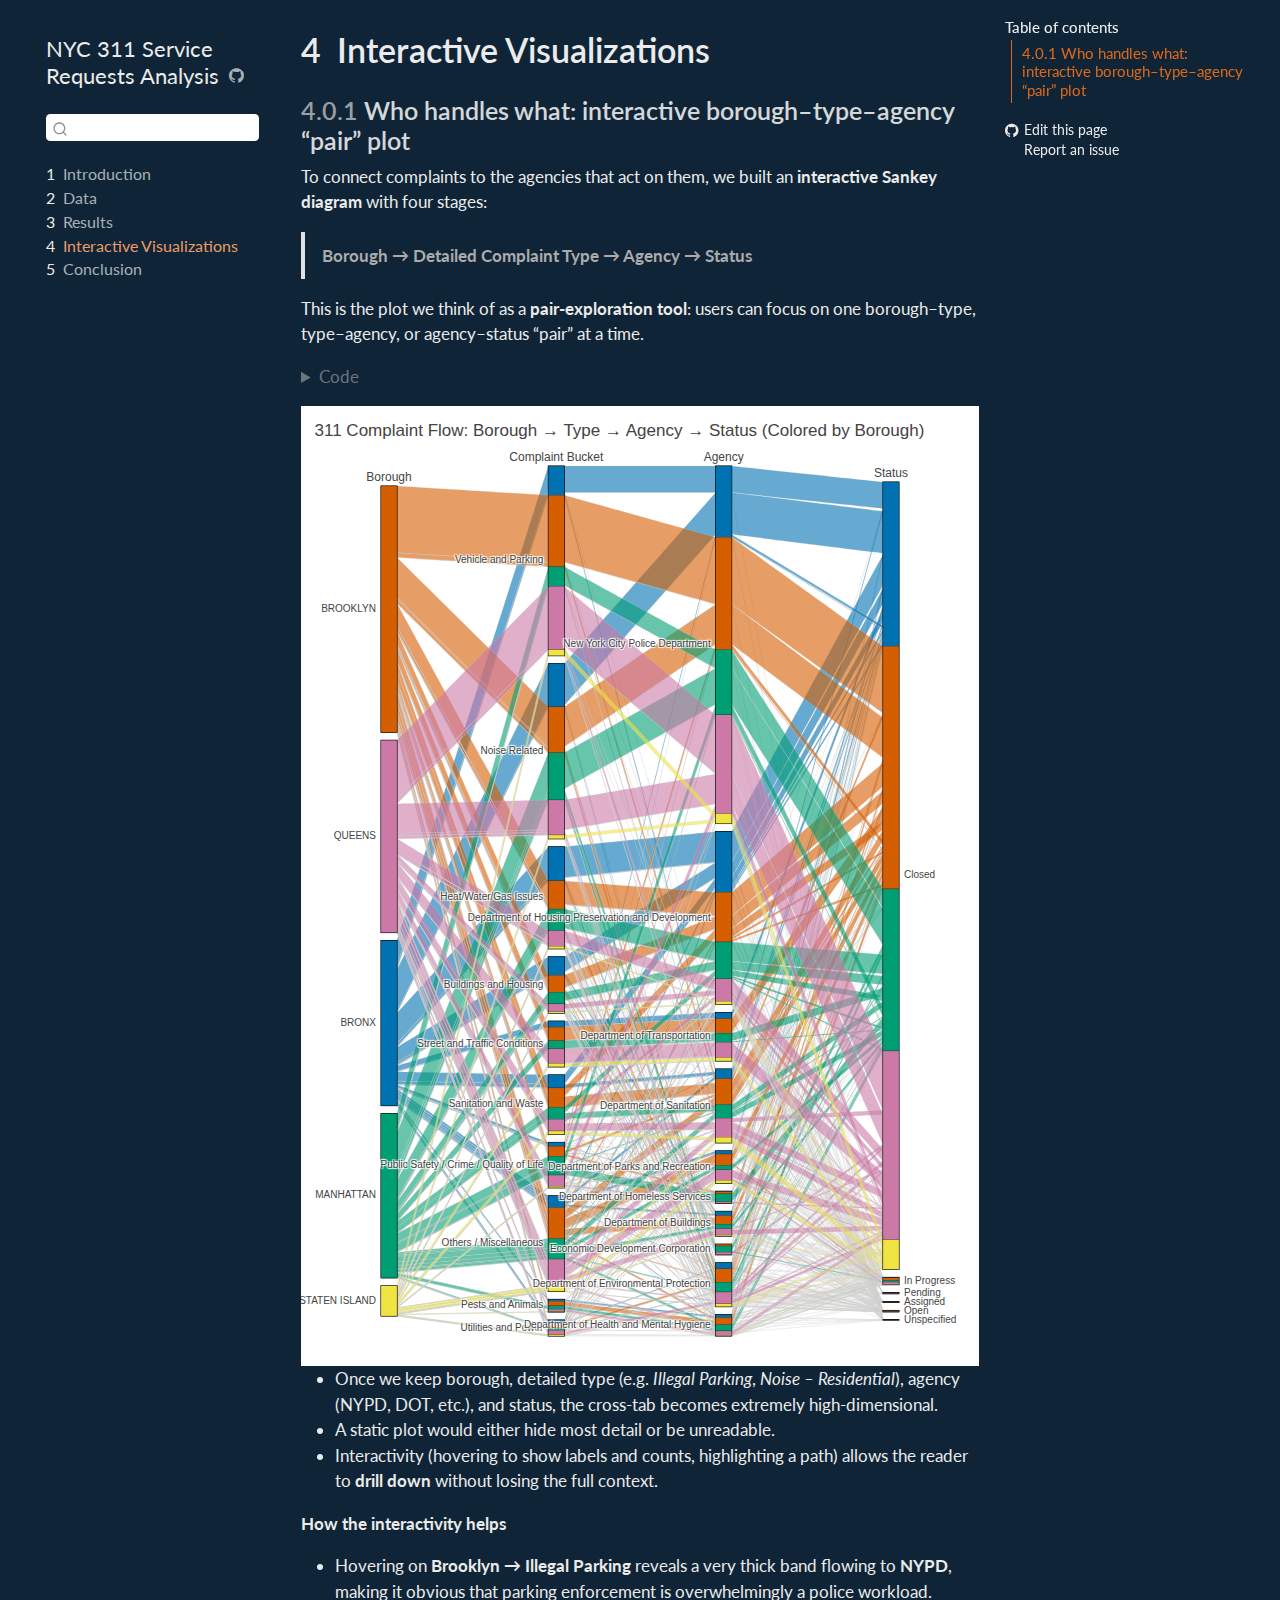
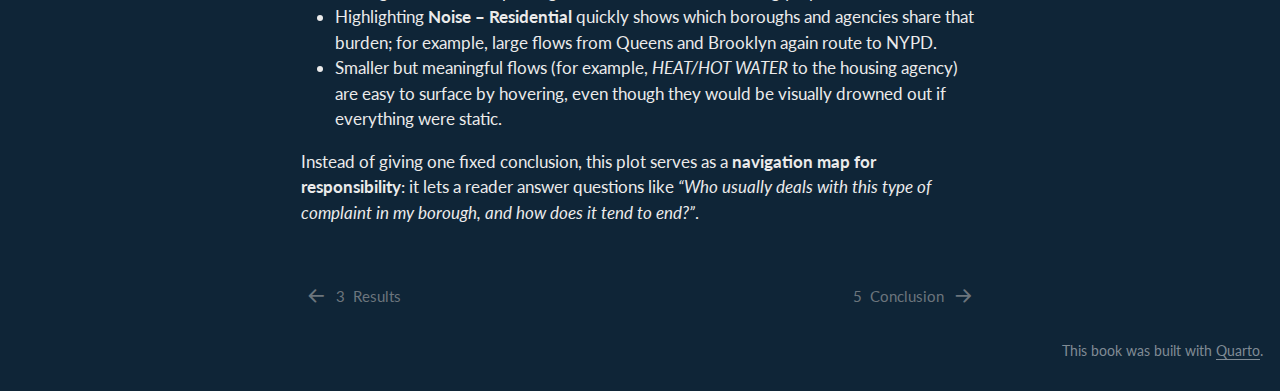
<file: docs/interactive_plot.html>
<!DOCTYPE html>
<html xmlns="http://www.w3.org/1999/xhtml" lang="en" xml:lang="en"><head>

<meta charset="utf-8">
<meta name="generator" content="quarto-1.8.26">

<meta name="viewport" content="width=device-width, initial-scale=1.0, user-scalable=yes">


<title>4&nbsp; Interactive Visualizations – NYC 311 Service Requests Analysis</title>
<style>
code{white-space: pre-wrap;}
span.smallcaps{font-variant: small-caps;}
div.columns{display: flex; gap: min(4vw, 1.5em);}
div.column{flex: auto; overflow-x: auto;}
div.hanging-indent{margin-left: 1.5em; text-indent: -1.5em;}
ul.task-list{list-style: none;}
ul.task-list li input[type="checkbox"] {
  width: 0.8em;
  margin: 0 0.8em 0.2em -1em; /* quarto-specific, see https://github.com/quarto-dev/quarto-cli/issues/4556 */ 
  vertical-align: middle;
}
/* CSS for syntax highlighting */
html { -webkit-text-size-adjust: 100%; }
pre > code.sourceCode { white-space: pre; position: relative; }
pre > code.sourceCode > span { display: inline-block; line-height: 1.25; }
pre > code.sourceCode > span:empty { height: 1.2em; }
.sourceCode { overflow: visible; }
code.sourceCode > span { color: inherit; text-decoration: inherit; }
div.sourceCode { margin: 1em 0; }
pre.sourceCode { margin: 0; }
@media screen {
div.sourceCode { overflow: auto; }
}
@media print {
pre > code.sourceCode { white-space: pre-wrap; }
pre > code.sourceCode > span { text-indent: -5em; padding-left: 5em; }
}
pre.numberSource code
  { counter-reset: source-line 0; }
pre.numberSource code > span
  { position: relative; left: -4em; counter-increment: source-line; }
pre.numberSource code > span > a:first-child::before
  { content: counter(source-line);
    position: relative; left: -1em; text-align: right; vertical-align: baseline;
    border: none; display: inline-block;
    -webkit-touch-callout: none; -webkit-user-select: none;
    -khtml-user-select: none; -moz-user-select: none;
    -ms-user-select: none; user-select: none;
    padding: 0 4px; width: 4em;
  }
pre.numberSource { margin-left: 3em;  padding-left: 4px; }
div.sourceCode
  {   }
@media screen {
pre > code.sourceCode > span > a:first-child::before { text-decoration: underline; }
}
</style>


<script src="site_libs/quarto-nav/quarto-nav.js"></script>
<script src="site_libs/quarto-nav/headroom.min.js"></script>
<script src="site_libs/clipboard/clipboard.min.js"></script>
<script src="site_libs/quarto-search/autocomplete.umd.js"></script>
<script src="site_libs/quarto-search/fuse.min.js"></script>
<script src="site_libs/quarto-search/quarto-search.js"></script>
<meta name="quarto:offset" content="./">
<link href="./conclusion.html" rel="next">
<link href="./results.html" rel="prev">
<script src="site_libs/quarto-html/quarto.js" type="module"></script>
<script src="site_libs/quarto-html/tabsets/tabsets.js" type="module"></script>
<script src="site_libs/quarto-html/axe/axe-check.js" type="module"></script>
<script src="site_libs/quarto-html/popper.min.js"></script>
<script src="site_libs/quarto-html/tippy.umd.min.js"></script>
<script src="site_libs/quarto-html/anchor.min.js"></script>
<link href="site_libs/quarto-html/tippy.css" rel="stylesheet">
<link href="site_libs/quarto-html/quarto-syntax-highlighting-dark-b758ccaa5987ceb1b75504551e579abf.css" rel="stylesheet" id="quarto-text-highlighting-styles">
<script src="site_libs/bootstrap/bootstrap.min.js"></script>
<link href="site_libs/bootstrap/bootstrap-icons.css" rel="stylesheet">
<link href="site_libs/bootstrap/bootstrap-188a167a221c5957093c3a91812b996f.min.css" rel="stylesheet" append-hash="true" id="quarto-bootstrap" data-mode="dark">
<script id="quarto-search-options" type="application/json">{
  "location": "sidebar",
  "copy-button": false,
  "collapse-after": 3,
  "panel-placement": "start",
  "type": "textbox",
  "limit": 50,
  "keyboard-shortcut": [
    "f",
    "/",
    "s"
  ],
  "show-item-context": false,
  "language": {
    "search-no-results-text": "No results",
    "search-matching-documents-text": "matching documents",
    "search-copy-link-title": "Copy link to search",
    "search-hide-matches-text": "Hide additional matches",
    "search-more-match-text": "more match in this document",
    "search-more-matches-text": "more matches in this document",
    "search-clear-button-title": "Clear",
    "search-text-placeholder": "",
    "search-detached-cancel-button-title": "Cancel",
    "search-submit-button-title": "Submit",
    "search-label": "Search"
  }
}</script>
<link href="site_libs/htmltools-fill-0.5.8.1/fill.css" rel="stylesheet">

<script src="site_libs/htmlwidgets-1.6.4/htmlwidgets.js"></script>

<script src="site_libs/plotly-binding-4.11.0/plotly.js"></script>

<script src="site_libs/typedarray-0.1/typedarray.min.js"></script>

<script src="site_libs/jquery-3.5.1/jquery.min.js"></script>

<link href="site_libs/crosstalk-1.2.2/css/crosstalk.min.css" rel="stylesheet">

<script src="site_libs/crosstalk-1.2.2/js/crosstalk.min.js"></script>

<link href="site_libs/plotly-htmlwidgets-css-2.11.1/plotly-htmlwidgets.css" rel="stylesheet">

<script src="site_libs/plotly-main-2.11.1/plotly-latest.min.js"></script>



</head>

<body class="nav-sidebar floating quarto-light">

<div id="quarto-search-results"></div>
  <header id="quarto-header" class="headroom fixed-top">
  <nav class="quarto-secondary-nav">
    <div class="container-fluid d-flex">
      <button type="button" class="quarto-btn-toggle btn" data-bs-toggle="collapse" role="button" data-bs-target=".quarto-sidebar-collapse-item" aria-controls="quarto-sidebar" aria-expanded="false" aria-label="Toggle sidebar navigation" onclick="if (window.quartoToggleHeadroom) { window.quartoToggleHeadroom(); }">
        <i class="bi bi-layout-text-sidebar-reverse"></i>
      </button>
        <nav class="quarto-page-breadcrumbs" aria-label="breadcrumb"><ol class="breadcrumb"><li class="breadcrumb-item"><a href="./interactive_plot.html"><span class="chapter-number">4</span>&nbsp; <span class="chapter-title">Interactive Visualizations</span></a></li></ol></nav>
        <a class="flex-grow-1" role="navigation" data-bs-toggle="collapse" data-bs-target=".quarto-sidebar-collapse-item" aria-controls="quarto-sidebar" aria-expanded="false" aria-label="Toggle sidebar navigation" onclick="if (window.quartoToggleHeadroom) { window.quartoToggleHeadroom(); }">      
        </a>
      <button type="button" class="btn quarto-search-button" aria-label="Search" onclick="window.quartoOpenSearch();">
        <i class="bi bi-search"></i>
      </button>
    </div>
  </nav>
</header>
<!-- content -->
<div id="quarto-content" class="quarto-container page-columns page-rows-contents page-layout-article">
<!-- sidebar -->
  <nav id="quarto-sidebar" class="sidebar collapse collapse-horizontal quarto-sidebar-collapse-item sidebar-navigation floating overflow-auto">
    <div class="pt-lg-2 mt-2 text-left sidebar-header">
    <div class="sidebar-title mb-0 py-0">
      <a href="./">NYC 311 Service Requests Analysis</a> 
        <div class="sidebar-tools-main">
    <a href="https://github.com/Shweta-3001/Group-15-NYC-311-Request-Edav-Project" title="Source Code" class="quarto-navigation-tool px-1" aria-label="Source Code"><i class="bi bi-github"></i></a>
</div>
    </div>
      </div>
        <div class="mt-2 flex-shrink-0 align-items-center">
        <div class="sidebar-search">
        <div id="quarto-search" class="" title="Search"></div>
        </div>
        </div>
    <div class="sidebar-menu-container"> 
    <ul class="list-unstyled mt-1">
        <li class="sidebar-item">
  <div class="sidebar-item-container"> 
  <a href="./index.html" class="sidebar-item-text sidebar-link">
 <span class="menu-text"><span class="chapter-number">1</span>&nbsp; <span class="chapter-title">Introduction</span></span></a>
  </div>
</li>
        <li class="sidebar-item">
  <div class="sidebar-item-container"> 
  <a href="./data.html" class="sidebar-item-text sidebar-link">
 <span class="menu-text"><span class="chapter-number">2</span>&nbsp; <span class="chapter-title">Data</span></span></a>
  </div>
</li>
        <li class="sidebar-item">
  <div class="sidebar-item-container"> 
  <a href="./results.html" class="sidebar-item-text sidebar-link">
 <span class="menu-text"><span class="chapter-number">3</span>&nbsp; <span class="chapter-title">Results</span></span></a>
  </div>
</li>
        <li class="sidebar-item">
  <div class="sidebar-item-container"> 
  <a href="./interactive_plot.html" class="sidebar-item-text sidebar-link active">
 <span class="menu-text"><span class="chapter-number">4</span>&nbsp; <span class="chapter-title">Interactive Visualizations</span></span></a>
  </div>
</li>
        <li class="sidebar-item">
  <div class="sidebar-item-container"> 
  <a href="./conclusion.html" class="sidebar-item-text sidebar-link">
 <span class="menu-text"><span class="chapter-number">5</span>&nbsp; <span class="chapter-title">Conclusion</span></span></a>
  </div>
</li>
    </ul>
    </div>
</nav>
<div id="quarto-sidebar-glass" class="quarto-sidebar-collapse-item" data-bs-toggle="collapse" data-bs-target=".quarto-sidebar-collapse-item"></div>
<!-- margin-sidebar -->
    <div id="quarto-margin-sidebar" class="sidebar margin-sidebar">
        <nav id="TOC" role="doc-toc" class="toc-active">
    <h2 id="toc-title">Table of contents</h2>
   
  <ul>
  <li><a href="#who-handles-what-interactive-boroughtypeagency-pair-plot" id="toc-who-handles-what-interactive-boroughtypeagency-pair-plot" class="nav-link active" data-scroll-target="#who-handles-what-interactive-boroughtypeagency-pair-plot"><span class="header-section-number">4.0.1</span> Who handles what: interactive borough–type–agency “pair” plot</a></li>
  </ul>
<div class="toc-actions"><ul><li><a href="https://github.com/Shweta-3001/Group-15-NYC-311-Request-Edav-Project/edit/main/interactive_plot.qmd" class="toc-action"><i class="bi bi-github"></i>Edit this page</a></li><li><a href="https://github.com/Shweta-3001/Group-15-NYC-311-Request-Edav-Project/issues/new" class="toc-action"><i class="bi empty"></i>Report an issue</a></li></ul></div></nav>
    </div>
<!-- main -->
<main class="content" id="quarto-document-content">

<header id="title-block-header" class="quarto-title-block default">
<div class="quarto-title">
<h1 class="title"><span class="chapter-number">4</span>&nbsp; <span class="chapter-title">Interactive Visualizations</span></h1>
</div>



<div class="quarto-title-meta">

    
  
    
  </div>
  


</header>


<section id="who-handles-what-interactive-boroughtypeagency-pair-plot" class="level3" data-number="4.0.1">
<h3 data-number="4.0.1" class="anchored" data-anchor-id="who-handles-what-interactive-boroughtypeagency-pair-plot"><span class="header-section-number">4.0.1</span> Who handles what: interactive borough–type–agency “pair” plot</h3>
<p>To connect complaints to the agencies that act on them, we built an <strong>interactive Sankey diagram</strong> with four stages:</p>
<blockquote class="blockquote">
<p><strong>Borough → Detailed Complaint Type → Agency → Status</strong></p>
</blockquote>
<p>This is the plot we think of as a <strong>pair-exploration tool</strong>: users can focus on one borough–type, type–agency, or agency–status “pair” at a time.</p>
<div class="cell">
<details class="code-fold">
<summary>Code</summary>
<div class="code-copy-outer-scaffold"><div class="sourceCode cell-code" id="cb1"><pre class="sourceCode r code-with-copy"><code class="sourceCode r"><span id="cb1-1"><a href="#cb1-1" aria-hidden="true" tabindex="-1"></a><span class="fu">library</span>(dplyr)</span>
<span id="cb1-2"><a href="#cb1-2" aria-hidden="true" tabindex="-1"></a><span class="fu">library</span>(ggplot2)</span>
<span id="cb1-3"><a href="#cb1-3" aria-hidden="true" tabindex="-1"></a><span class="fu">library</span>(lubridate)</span>
<span id="cb1-4"><a href="#cb1-4" aria-hidden="true" tabindex="-1"></a><span class="fu">library</span>(stringr)</span>
<span id="cb1-5"><a href="#cb1-5" aria-hidden="true" tabindex="-1"></a><span class="fu">library</span>(tidyr)</span>
<span id="cb1-6"><a href="#cb1-6" aria-hidden="true" tabindex="-1"></a><span class="fu">library</span>(forcats)</span>
<span id="cb1-7"><a href="#cb1-7" aria-hidden="true" tabindex="-1"></a><span class="fu">library</span>(scales)</span>
<span id="cb1-8"><a href="#cb1-8" aria-hidden="true" tabindex="-1"></a><span class="fu">library</span>(tidytext)</span>
<span id="cb1-9"><a href="#cb1-9" aria-hidden="true" tabindex="-1"></a><span class="fu">library</span>(ggalluvial)</span>
<span id="cb1-10"><a href="#cb1-10" aria-hidden="true" tabindex="-1"></a><span class="fu">library</span>(plotly)</span>
<span id="cb1-11"><a href="#cb1-11" aria-hidden="true" tabindex="-1"></a><span class="co">#| label: parcats-311-borough-color</span></span>
<span id="cb1-12"><a href="#cb1-12" aria-hidden="true" tabindex="-1"></a><span class="co">#| echo: true</span></span>
<span id="cb1-13"><a href="#cb1-13" aria-hidden="true" tabindex="-1"></a>df_clean_final <span class="ot">&lt;-</span> <span class="fu">readRDS</span>(<span class="st">"complaint_bucket_borough.rds"</span>)</span>
<span id="cb1-14"><a href="#cb1-14" aria-hidden="true" tabindex="-1"></a></span>
<span id="cb1-15"><a href="#cb1-15" aria-hidden="true" tabindex="-1"></a>d <span class="ot">&lt;-</span> df_clean_final <span class="sc">|&gt;</span></span>
<span id="cb1-16"><a href="#cb1-16" aria-hidden="true" tabindex="-1"></a>  <span class="fu">transmute</span>(</span>
<span id="cb1-17"><a href="#cb1-17" aria-hidden="true" tabindex="-1"></a>    <span class="at">borough        =</span> <span class="fu">fct_lump_n</span>(<span class="fu">factor</span>(borough), <span class="dv">5</span>, <span class="at">other_level =</span> <span class="st">"Other"</span>),</span>
<span id="cb1-18"><a href="#cb1-18" aria-hidden="true" tabindex="-1"></a>    <span class="at">complaint_bucket =</span> <span class="fu">fct_lump_n</span>(<span class="fu">factor</span>(complaint_bucket), <span class="dv">10</span>, <span class="at">other_level =</span> <span class="st">"Other"</span>),</span>
<span id="cb1-19"><a href="#cb1-19" aria-hidden="true" tabindex="-1"></a>    <span class="at">agency_name    =</span> <span class="fu">fct_lump_n</span>(<span class="fu">factor</span>(agency_name), <span class="dv">10</span>, <span class="at">other_level =</span> <span class="st">"Other"</span>),</span>
<span id="cb1-20"><a href="#cb1-20" aria-hidden="true" tabindex="-1"></a>    <span class="at">status         =</span> <span class="fu">fct_lump_n</span>(<span class="fu">factor</span>(status), <span class="dv">6</span>, <span class="at">other_level =</span> <span class="st">"Other"</span>)</span>
<span id="cb1-21"><a href="#cb1-21" aria-hidden="true" tabindex="-1"></a>  ) <span class="sc">|&gt;</span></span>
<span id="cb1-22"><a href="#cb1-22" aria-hidden="true" tabindex="-1"></a>  tidyr<span class="sc">::</span><span class="fu">drop_na</span>(borough, complaint_bucket, agency_name, status) <span class="sc">|&gt;</span></span>
<span id="cb1-23"><a href="#cb1-23" aria-hidden="true" tabindex="-1"></a>  <span class="fu">filter</span>(</span>
<span id="cb1-24"><a href="#cb1-24" aria-hidden="true" tabindex="-1"></a>    borough <span class="sc">!=</span> <span class="st">"Other"</span>,</span>
<span id="cb1-25"><a href="#cb1-25" aria-hidden="true" tabindex="-1"></a>    complaint_bucket <span class="sc">!=</span> <span class="st">"Other"</span>,</span>
<span id="cb1-26"><a href="#cb1-26" aria-hidden="true" tabindex="-1"></a>    agency_name <span class="sc">!=</span> <span class="st">"Other"</span>,</span>
<span id="cb1-27"><a href="#cb1-27" aria-hidden="true" tabindex="-1"></a>    status <span class="sc">!=</span> <span class="st">"Other"</span></span>
<span id="cb1-28"><a href="#cb1-28" aria-hidden="true" tabindex="-1"></a>  )</span>
<span id="cb1-29"><a href="#cb1-29" aria-hidden="true" tabindex="-1"></a></span>
<span id="cb1-30"><a href="#cb1-30" aria-hidden="true" tabindex="-1"></a>d_counts <span class="ot">&lt;-</span> d <span class="sc">|&gt;</span></span>
<span id="cb1-31"><a href="#cb1-31" aria-hidden="true" tabindex="-1"></a>  <span class="fu">count</span>(borough, complaint_bucket, agency_name, status, <span class="at">name =</span> <span class="st">"n"</span>) <span class="sc">|&gt;</span></span>
<span id="cb1-32"><a href="#cb1-32" aria-hidden="true" tabindex="-1"></a>  <span class="fu">arrange</span>(<span class="fu">desc</span>(n)) <span class="sc">|&gt;</span></span>
<span id="cb1-33"><a href="#cb1-33" aria-hidden="true" tabindex="-1"></a>  <span class="fu">mutate</span>(<span class="at">borough_id =</span> <span class="fu">as.integer</span>(borough))</span>
<span id="cb1-34"><a href="#cb1-34" aria-hidden="true" tabindex="-1"></a></span>
<span id="cb1-35"><a href="#cb1-35" aria-hidden="true" tabindex="-1"></a>borough_levels <span class="ot">&lt;-</span> <span class="fu">levels</span>(d_counts<span class="sc">$</span>borough)</span>
<span id="cb1-36"><a href="#cb1-36" aria-hidden="true" tabindex="-1"></a>K <span class="ot">&lt;-</span> <span class="fu">length</span>(borough_levels)</span>
<span id="cb1-37"><a href="#cb1-37" aria-hidden="true" tabindex="-1"></a></span>
<span id="cb1-38"><a href="#cb1-38" aria-hidden="true" tabindex="-1"></a>pal5 <span class="ot">&lt;-</span> <span class="fu">c</span>(<span class="st">"#0072B2"</span>, <span class="st">"#D55E00"</span>, <span class="st">"#009E73"</span>, <span class="st">"#CC79A7"</span>, <span class="st">"#F0E442"</span>)</span>
<span id="cb1-39"><a href="#cb1-39" aria-hidden="true" tabindex="-1"></a></span>
<span id="cb1-40"><a href="#cb1-40" aria-hidden="true" tabindex="-1"></a>discrete_scale <span class="ot">&lt;-</span> <span class="fu">list</span>(</span>
<span id="cb1-41"><a href="#cb1-41" aria-hidden="true" tabindex="-1"></a>  <span class="fu">list</span>(<span class="dv">0</span><span class="sc">/</span><span class="dv">4</span>, pal5[<span class="dv">1</span>]), <span class="fu">list</span>(<span class="dv">0</span><span class="sc">/</span><span class="dv">4</span>, pal5[<span class="dv">1</span>]),</span>
<span id="cb1-42"><a href="#cb1-42" aria-hidden="true" tabindex="-1"></a>  <span class="fu">list</span>(<span class="dv">1</span><span class="sc">/</span><span class="dv">4</span>, pal5[<span class="dv">2</span>]), <span class="fu">list</span>(<span class="dv">1</span><span class="sc">/</span><span class="dv">4</span>, pal5[<span class="dv">2</span>]),</span>
<span id="cb1-43"><a href="#cb1-43" aria-hidden="true" tabindex="-1"></a>  <span class="fu">list</span>(<span class="dv">2</span><span class="sc">/</span><span class="dv">4</span>, pal5[<span class="dv">3</span>]), <span class="fu">list</span>(<span class="dv">2</span><span class="sc">/</span><span class="dv">4</span>, pal5[<span class="dv">3</span>]),</span>
<span id="cb1-44"><a href="#cb1-44" aria-hidden="true" tabindex="-1"></a>  <span class="fu">list</span>(<span class="dv">3</span><span class="sc">/</span><span class="dv">4</span>, pal5[<span class="dv">4</span>]), <span class="fu">list</span>(<span class="dv">3</span><span class="sc">/</span><span class="dv">4</span>, pal5[<span class="dv">4</span>]),</span>
<span id="cb1-45"><a href="#cb1-45" aria-hidden="true" tabindex="-1"></a>  <span class="fu">list</span>(<span class="dv">4</span><span class="sc">/</span><span class="dv">4</span>, pal5[<span class="dv">5</span>]), <span class="fu">list</span>(<span class="dv">4</span><span class="sc">/</span><span class="dv">4</span>, pal5[<span class="dv">5</span>])</span>
<span id="cb1-46"><a href="#cb1-46" aria-hidden="true" tabindex="-1"></a>)</span>
<span id="cb1-47"><a href="#cb1-47" aria-hidden="true" tabindex="-1"></a>  </span>
<span id="cb1-48"><a href="#cb1-48" aria-hidden="true" tabindex="-1"></a>fig_parcats <span class="ot">&lt;-</span> <span class="fu">plot_ly</span>(</span>
<span id="cb1-49"><a href="#cb1-49" aria-hidden="true" tabindex="-1"></a>  <span class="at">type =</span> <span class="st">"parcats"</span>,</span>
<span id="cb1-50"><a href="#cb1-50" aria-hidden="true" tabindex="-1"></a>  <span class="at">arrangement =</span> <span class="st">"freeform"</span>,</span>
<span id="cb1-51"><a href="#cb1-51" aria-hidden="true" tabindex="-1"></a>  <span class="at">dimensions =</span> <span class="fu">list</span>(</span>
<span id="cb1-52"><a href="#cb1-52" aria-hidden="true" tabindex="-1"></a>    <span class="fu">list</span>(<span class="at">label =</span> <span class="st">"Borough"</span>,        <span class="at">values =</span> d_counts<span class="sc">$</span>borough),</span>
<span id="cb1-53"><a href="#cb1-53" aria-hidden="true" tabindex="-1"></a>    <span class="fu">list</span>(<span class="at">label =</span> <span class="st">"Complaint Bucket"</span>, <span class="at">values =</span> d_counts<span class="sc">$</span>complaint_bucket),</span>
<span id="cb1-54"><a href="#cb1-54" aria-hidden="true" tabindex="-1"></a>    <span class="fu">list</span>(<span class="at">label =</span> <span class="st">"Agency"</span>,         <span class="at">values =</span> d_counts<span class="sc">$</span>agency_name),</span>
<span id="cb1-55"><a href="#cb1-55" aria-hidden="true" tabindex="-1"></a>    <span class="fu">list</span>(<span class="at">label =</span> <span class="st">"Status"</span>,         <span class="at">values =</span> d_counts<span class="sc">$</span>status)</span>
<span id="cb1-56"><a href="#cb1-56" aria-hidden="true" tabindex="-1"></a>  ),</span>
<span id="cb1-57"><a href="#cb1-57" aria-hidden="true" tabindex="-1"></a>  <span class="at">counts =</span> d_counts<span class="sc">$</span>n,</span>
<span id="cb1-58"><a href="#cb1-58" aria-hidden="true" tabindex="-1"></a>  <span class="at">line =</span> <span class="fu">list</span>(</span>
<span id="cb1-59"><a href="#cb1-59" aria-hidden="true" tabindex="-1"></a>    <span class="at">color =</span> d_counts<span class="sc">$</span>borough_id,</span>
<span id="cb1-60"><a href="#cb1-60" aria-hidden="true" tabindex="-1"></a>    <span class="at">colorscale =</span> discrete_scale,</span>
<span id="cb1-61"><a href="#cb1-61" aria-hidden="true" tabindex="-1"></a>    <span class="at">cmin =</span> <span class="dv">1</span>, <span class="at">cmax =</span> K,</span>
<span id="cb1-62"><a href="#cb1-62" aria-hidden="true" tabindex="-1"></a>    <span class="at">showscale =</span> <span class="cn">FALSE</span></span>
<span id="cb1-63"><a href="#cb1-63" aria-hidden="true" tabindex="-1"></a>  )</span>
<span id="cb1-64"><a href="#cb1-64" aria-hidden="true" tabindex="-1"></a>)<span class="sc">%&gt;%</span></span>
<span id="cb1-65"><a href="#cb1-65" aria-hidden="true" tabindex="-1"></a>  plotly<span class="sc">::</span><span class="fu">layout</span>(</span>
<span id="cb1-66"><a href="#cb1-66" aria-hidden="true" tabindex="-1"></a>    <span class="at">title =</span> <span class="fu">list</span>(</span>
<span id="cb1-67"><a href="#cb1-67" aria-hidden="true" tabindex="-1"></a>      <span class="at">text =</span> <span class="st">"311 Complaint Flow: Borough → Type → Agency → Status (Colored by Borough)"</span>,</span>
<span id="cb1-68"><a href="#cb1-68" aria-hidden="true" tabindex="-1"></a>      <span class="at">x =</span> <span class="fl">0.02</span></span>
<span id="cb1-69"><a href="#cb1-69" aria-hidden="true" tabindex="-1"></a>    ),</span>
<span id="cb1-70"><a href="#cb1-70" aria-hidden="true" tabindex="-1"></a>    <span class="at">margin =</span> <span class="fu">list</span>(<span class="at">l =</span> <span class="dv">40</span>, <span class="at">r =</span> <span class="dv">40</span>, <span class="at">t =</span> <span class="dv">60</span>, <span class="at">b =</span> <span class="dv">30</span>)</span>
<span id="cb1-71"><a href="#cb1-71" aria-hidden="true" tabindex="-1"></a>  )<span class="sc">|&gt;</span></span>
<span id="cb1-72"><a href="#cb1-72" aria-hidden="true" tabindex="-1"></a>  <span class="fu">layout</span>(<span class="at">autosize =</span> <span class="cn">TRUE</span>)</span>
<span id="cb1-73"><a href="#cb1-73" aria-hidden="true" tabindex="-1"></a></span>
<span id="cb1-74"><a href="#cb1-74" aria-hidden="true" tabindex="-1"></a>fig_parcats</span></code></pre></div><button title="Copy to Clipboard" class="code-copy-button"><i class="bi"></i></button></div>
</details>
<div class="cell-output-display">
<div class="plotly html-widget html-fill-item" id="htmlwidget-4bbd0f0b37e85be3721b" style="width:100%;height:960px;"></div>
<script type="application/json" data-for="htmlwidget-4bbd0f0b37e85be3721b">{"x":{"visdat":{"6b809d44642":["function () ","plotlyVisDat"]},"cur_data":"6b809d44642","attrs":{"6b809d44642":{"arrangement":"freeform","dimensions":[{"label":"Borough","values":["BROOKLYN","QUEENS","BRONX","BROOKLYN","MANHATTAN","BRONX","QUEENS","BRONX","BROOKLYN","MANHATTAN","MANHATTAN","BRONX","QUEENS","BROOKLYN","BROOKLYN","QUEENS","BROOKLYN","BRONX","MANHATTAN","BROOKLYN","MANHATTAN","QUEENS","BROOKLYN","BROOKLYN","MANHATTAN","MANHATTAN","QUEENS","QUEENS","BROOKLYN","QUEENS","MANHATTAN","BRONX","MANHATTAN","MANHATTAN","STATEN ISLAND","MANHATTAN","QUEENS","QUEENS","MANHATTAN","BROOKLYN","BROOKLYN","BROOKLYN","BROOKLYN","QUEENS","BROOKLYN","QUEENS","QUEENS","MANHATTAN","BRONX","STATEN ISLAND","STATEN ISLAND","MANHATTAN","BRONX","BRONX","BRONX","MANHATTAN","QUEENS","STATEN ISLAND","BROOKLYN","QUEENS","BRONX","BRONX","BRONX","BRONX","BRONX","STATEN ISLAND","STATEN ISLAND","MANHATTAN","QUEENS","BROOKLYN","MANHATTAN","BROOKLYN","QUEENS","BROOKLYN","BROOKLYN","BRONX","BROOKLYN","MANHATTAN","BROOKLYN","BROOKLYN","BRONX","QUEENS","QUEENS","MANHATTAN","MANHATTAN","BROOKLYN","QUEENS","QUEENS","STATEN ISLAND","STATEN ISLAND","BRONX","MANHATTAN","QUEENS","BROOKLYN","MANHATTAN","MANHATTAN","QUEENS","QUEENS","MANHATTAN","BROOKLYN","MANHATTAN","QUEENS","STATEN ISLAND","MANHATTAN","QUEENS","STATEN ISLAND","QUEENS","STATEN ISLAND","QUEENS","BROOKLYN","BRONX","BROOKLYN","STATEN ISLAND","MANHATTAN","STATEN ISLAND","BROOKLYN","BROOKLYN","BRONX","MANHATTAN","BROOKLYN","BRONX","QUEENS","BROOKLYN","BRONX","MANHATTAN","QUEENS","BRONX","QUEENS","STATEN ISLAND","STATEN ISLAND","BRONX","BRONX","MANHATTAN","BRONX","STATEN ISLAND","MANHATTAN","STATEN ISLAND","STATEN ISLAND","QUEENS","QUEENS","BROOKLYN","BRONX","MANHATTAN","BROOKLYN","QUEENS","MANHATTAN","STATEN ISLAND","STATEN ISLAND","QUEENS","QUEENS","QUEENS","BROOKLYN","MANHATTAN","BRONX","BRONX","BROOKLYN","BROOKLYN","STATEN ISLAND","STATEN ISLAND","STATEN ISLAND","BRONX","BROOKLYN","BROOKLYN","MANHATTAN","STATEN ISLAND","STATEN ISLAND","BROOKLYN","QUEENS","STATEN ISLAND","BRONX","QUEENS","BROOKLYN","BRONX","MANHATTAN","QUEENS","BRONX","MANHATTAN","MANHATTAN","QUEENS","MANHATTAN","QUEENS","BRONX","BRONX","BROOKLYN","STATEN ISLAND","QUEENS","MANHATTAN","BRONX","STATEN ISLAND","BRONX","BROOKLYN","BROOKLYN","BRONX","QUEENS","BROOKLYN","STATEN ISLAND","STATEN ISLAND","BROOKLYN","BRONX","QUEENS","STATEN ISLAND","QUEENS","BROOKLYN","QUEENS","STATEN ISLAND","BROOKLYN","BROOKLYN","BRONX","BRONX","QUEENS","STATEN ISLAND","BROOKLYN","STATEN ISLAND","MANHATTAN","MANHATTAN","BRONX","STATEN ISLAND","STATEN ISLAND","MANHATTAN","BRONX","BROOKLYN","STATEN ISLAND","MANHATTAN","BROOKLYN","STATEN ISLAND","BROOKLYN","MANHATTAN","BROOKLYN","BRONX","MANHATTAN","BRONX","BRONX","QUEENS","MANHATTAN","STATEN ISLAND","STATEN ISLAND","QUEENS","STATEN ISLAND","BROOKLYN","STATEN ISLAND","BROOKLYN","MANHATTAN","BRONX","BROOKLYN","MANHATTAN","QUEENS","MANHATTAN","MANHATTAN","QUEENS","BRONX","STATEN ISLAND","BROOKLYN","BROOKLYN","STATEN ISLAND","BROOKLYN","STATEN ISLAND","MANHATTAN","MANHATTAN","QUEENS","QUEENS","BROOKLYN","STATEN ISLAND","BRONX","BRONX","STATEN ISLAND","QUEENS","BRONX","BRONX","BRONX","MANHATTAN","MANHATTAN","BRONX","STATEN ISLAND","BROOKLYN","MANHATTAN","MANHATTAN","MANHATTAN","QUEENS","QUEENS","MANHATTAN","STATEN ISLAND","BRONX","BRONX","BROOKLYN","BRONX","QUEENS","BRONX","BRONX","QUEENS","MANHATTAN","MANHATTAN","BRONX","BROOKLYN","STATEN ISLAND","BRONX","MANHATTAN","STATEN ISLAND","MANHATTAN","QUEENS","BRONX","QUEENS","STATEN ISLAND","QUEENS","QUEENS","BRONX","BROOKLYN","BRONX","MANHATTAN","STATEN ISLAND","BRONX","BROOKLYN","QUEENS","QUEENS","BROOKLYN","MANHATTAN","MANHATTAN","QUEENS","QUEENS","BRONX","STATEN ISLAND","BROOKLYN","BRONX","MANHATTAN","BROOKLYN","MANHATTAN","QUEENS","QUEENS","BRONX","MANHATTAN","STATEN ISLAND","BRONX","BROOKLYN","QUEENS","BROOKLYN","BRONX","QUEENS","QUEENS","STATEN ISLAND","BROOKLYN","BROOKLYN","BROOKLYN","STATEN ISLAND","BROOKLYN","QUEENS","BROOKLYN","BROOKLYN","BRONX","BROOKLYN","STATEN ISLAND","BRONX","BROOKLYN","QUEENS","QUEENS","BRONX","BRONX","MANHATTAN","MANHATTAN","STATEN ISLAND","MANHATTAN","MANHATTAN","BROOKLYN","MANHATTAN","QUEENS","STATEN ISLAND","STATEN ISLAND","BRONX","BRONX","BROOKLYN","MANHATTAN","MANHATTAN","BRONX","BRONX","MANHATTAN","QUEENS","STATEN ISLAND","QUEENS","QUEENS","STATEN ISLAND","STATEN ISLAND","BROOKLYN","BROOKLYN","MANHATTAN","MANHATTAN","STATEN ISLAND","STATEN ISLAND","BRONX","BRONX","BRONX","BROOKLYN","BROOKLYN","BROOKLYN","BROOKLYN","MANHATTAN","QUEENS","STATEN ISLAND","BRONX","BROOKLYN","MANHATTAN","MANHATTAN","QUEENS","QUEENS","QUEENS","QUEENS","QUEENS","QUEENS","STATEN ISLAND","STATEN ISLAND","BRONX","BRONX","BRONX","BRONX","BROOKLYN","BROOKLYN","BROOKLYN","BROOKLYN","BROOKLYN","MANHATTAN","MANHATTAN","MANHATTAN","MANHATTAN","QUEENS","QUEENS","QUEENS","STATEN ISLAND","STATEN ISLAND","STATEN ISLAND","BRONX","BRONX","BRONX","BRONX","BROOKLYN","BROOKLYN","BROOKLYN","MANHATTAN","MANHATTAN","MANHATTAN","MANHATTAN","MANHATTAN","MANHATTAN","MANHATTAN","QUEENS","QUEENS","QUEENS","QUEENS","QUEENS","STATEN ISLAND","STATEN ISLAND","STATEN ISLAND","STATEN ISLAND","STATEN ISLAND","BRONX","BRONX","BRONX","BRONX","BRONX","BRONX","BRONX","BRONX","BROOKLYN","BROOKLYN","BROOKLYN","BROOKLYN","BROOKLYN","BROOKLYN","MANHATTAN","MANHATTAN","MANHATTAN","MANHATTAN","MANHATTAN","MANHATTAN","MANHATTAN","MANHATTAN","QUEENS","QUEENS","QUEENS","QUEENS","QUEENS","QUEENS","STATEN ISLAND","STATEN ISLAND","STATEN ISLAND","STATEN ISLAND","STATEN ISLAND","STATEN ISLAND","STATEN ISLAND","STATEN ISLAND","STATEN ISLAND"]},{"label":"Complaint Bucket","values":["Vehicle and Parking","Vehicle and Parking","Noise Related","Noise Related","Noise Related","Heat/Water/Gas Issues","Noise Related","Vehicle and Parking","Heat/Water/Gas Issues","Heat/Water/Gas Issues","Vehicle and Parking","Buildings and Housing","Street and Traffic Conditions","Street and Traffic Conditions","Buildings and Housing","Heat/Water/Gas Issues","Sanitation and Waste","Sanitation and Waste","Public Safety / Crime / Quality of Life","Sanitation and Waste","Buildings and Housing","Public Safety / Crime / Quality of Life","Others / Miscellaneous","Others / Miscellaneous","Public Safety / Crime / Quality of Life","Street and Traffic Conditions","Sanitation and Waste","Others / Miscellaneous","Others / Miscellaneous","Others / Miscellaneous","Sanitation and Waste","Street and Traffic Conditions","Sanitation and Waste","Others / Miscellaneous","Vehicle and Parking","Noise Related","Buildings and Housing","Others / Miscellaneous","Noise Related","Public Safety / Crime / Quality of Life","Vehicle and Parking","Heat/Water/Gas Issues","Noise Related","Sanitation and Waste","Pests and Animals","Vehicle and Parking","Heat/Water/Gas Issues","Others / Miscellaneous","Sanitation and Waste","Street and Traffic Conditions","Noise Related","Others / Miscellaneous","Heat/Water/Gas Issues","Others / Miscellaneous","Vehicle and Parking","Pests and Animals","Utilities and Power","Sanitation and Waste","Public Safety / Crime / Quality of Life","Noise Related","Others / Miscellaneous","Others / Miscellaneous","Public Safety / Crime / Quality of Life","Utilities and Power","Buildings and Housing","Others / Miscellaneous","Others / Miscellaneous","Others / Miscellaneous","Noise Related","Others / Miscellaneous","Heat/Water/Gas Issues","Utilities and Power","Pests and Animals","Utilities and Power","Public Safety / Crime / Quality of Life","Others / Miscellaneous","Buildings and Housing","Others / Miscellaneous","Others / Miscellaneous","Buildings and Housing","Pests and Animals","Others / Miscellaneous","Public Safety / Crime / Quality of Life","Buildings and Housing","Others / Miscellaneous","Others / Miscellaneous","Others / Miscellaneous","Others / Miscellaneous","Heat/Water/Gas Issues","Heat/Water/Gas Issues","Noise Related","Utilities and Power","Buildings and Housing","Noise Related","Noise Related","Others / Miscellaneous","Others / Miscellaneous","Buildings and Housing","Public Safety / Crime / Quality of Life","Others / Miscellaneous","Others / Miscellaneous","Utilities and Power","Public Safety / Crime / Quality of Life","Buildings and Housing","Others / Miscellaneous","Buildings and Housing","Utilities and Power","Others / Miscellaneous","Public Safety / Crime / Quality of Life","Others / Miscellaneous","Utilities and Power","Utilities and Power","Sanitation and Waste","Vehicle and Parking","Utilities and Power","Buildings and Housing","Noise Related","Others / Miscellaneous","Buildings and Housing","Pests and Animals","Public Safety / Crime / Quality of Life","Street and Traffic Conditions","Others / Miscellaneous","Public Safety / Crime / Quality of Life","Utilities and Power","Buildings and Housing","Others / Miscellaneous","Others / Miscellaneous","Noise Related","Pests and Animals","Others / Miscellaneous","Buildings and Housing","Pests and Animals","Buildings and Housing","Vehicle and Parking","Public Safety / Crime / Quality of Life","Public Safety / Crime / Quality of Life","Utilities and Power","Noise Related","Public Safety / Crime / Quality of Life","Public Safety / Crime / Quality of Life","Utilities and Power","Vehicle and Parking","Public Safety / Crime / Quality of Life","Pests and Animals","Public Safety / Crime / Quality of Life","Buildings and Housing","Others / Miscellaneous","Vehicle and Parking","Public Safety / Crime / Quality of Life","Others / Miscellaneous","Vehicle and Parking","Others / Miscellaneous","Street and Traffic Conditions","Public Safety / Crime / Quality of Life","Heat/Water/Gas Issues","Street and Traffic Conditions","Utilities and Power","Others / Miscellaneous","Buildings and Housing","Public Safety / Crime / Quality of Life","Street and Traffic Conditions","Public Safety / Crime / Quality of Life","Street and Traffic Conditions","Others / Miscellaneous","Others / Miscellaneous","Others / Miscellaneous","Others / Miscellaneous","Others / Miscellaneous","Others / Miscellaneous","Public Safety / Crime / Quality of Life","Pests and Animals","Pests and Animals","Pests and Animals","Pests and Animals","Heat/Water/Gas Issues","Street and Traffic Conditions","Public Safety / Crime / Quality of Life","Street and Traffic Conditions","Heat/Water/Gas Issues","Street and Traffic Conditions","Others / Miscellaneous","Others / Miscellaneous","Others / Miscellaneous","Public Safety / Crime / Quality of Life","Others / Miscellaneous","Heat/Water/Gas Issues","Noise Related","Utilities and Power","Vehicle and Parking","Street and Traffic Conditions","Heat/Water/Gas Issues","Street and Traffic Conditions","Sanitation and Waste","Others / Miscellaneous","Noise Related","Buildings and Housing","Buildings and Housing","Buildings and Housing","Others / Miscellaneous","Pests and Animals","Heat/Water/Gas Issues","Sanitation and Waste","Heat/Water/Gas Issues","Street and Traffic Conditions","Public Safety / Crime / Quality of Life","Heat/Water/Gas Issues","Pests and Animals","Heat/Water/Gas Issues","Public Safety / Crime / Quality of Life","Others / Miscellaneous","Others / Miscellaneous","Public Safety / Crime / Quality of Life","Buildings and Housing","Sanitation and Waste","Public Safety / Crime / Quality of Life","Others / Miscellaneous","Sanitation and Waste","Utilities and Power","Others / Miscellaneous","Utilities and Power","Public Safety / Crime / Quality of Life","Others / Miscellaneous","Sanitation and Waste","Public Safety / Crime / Quality of Life","Sanitation and Waste","Buildings and Housing","Utilities and Power","Utilities and Power","Sanitation and Waste","Sanitation and Waste","Heat/Water/Gas Issues","Utilities and Power","Heat/Water/Gas Issues","Pests and Animals","Others / Miscellaneous","Sanitation and Waste","Vehicle and Parking","Public Safety / Crime / Quality of Life","Others / Miscellaneous","Buildings and Housing","Others / Miscellaneous","Heat/Water/Gas Issues","Others / Miscellaneous","Utilities and Power","Buildings and Housing","Others / Miscellaneous","Public Safety / Crime / Quality of Life","Buildings and Housing","Public Safety / Crime / Quality of Life","Sanitation and Waste","Buildings and Housing","Buildings and Housing","Public Safety / Crime / Quality of Life","Others / Miscellaneous","Others / Miscellaneous","Sanitation and Waste","Utilities and Power","Street and Traffic Conditions","Sanitation and Waste","Heat/Water/Gas Issues","Utilities and Power","Others / Miscellaneous","Others / Miscellaneous","Noise Related","Heat/Water/Gas Issues","Others / Miscellaneous","Sanitation and Waste","Buildings and Housing","Buildings and Housing","Sanitation and Waste","Others / Miscellaneous","Heat/Water/Gas Issues","Sanitation and Waste","Others / Miscellaneous","Public Safety / Crime / Quality of Life","Public Safety / Crime / Quality of Life","Buildings and Housing","Others / Miscellaneous","Heat/Water/Gas Issues","Street and Traffic Conditions","Noise Related","Noise Related","Public Safety / Crime / Quality of Life","Utilities and Power","Buildings and Housing","Utilities and Power","Others / Miscellaneous","Public Safety / Crime / Quality of Life","Heat/Water/Gas Issues","Others / Miscellaneous","Buildings and Housing","Others / Miscellaneous","Heat/Water/Gas Issues","Sanitation and Waste","Others / Miscellaneous","Buildings and Housing","Street and Traffic Conditions","Others / Miscellaneous","Buildings and Housing","Heat/Water/Gas Issues","Street and Traffic Conditions","Buildings and Housing","Vehicle and Parking","Sanitation and Waste","Street and Traffic Conditions","Street and Traffic Conditions","Public Safety / Crime / Quality of Life","Buildings and Housing","Public Safety / Crime / Quality of Life","Buildings and Housing","Heat/Water/Gas Issues","Sanitation and Waste","Buildings and Housing","Buildings and Housing","Noise Related","Sanitation and Waste","Utilities and Power","Street and Traffic Conditions","Buildings and Housing","Utilities and Power","Buildings and Housing","Utilities and Power","Heat/Water/Gas Issues","Street and Traffic Conditions","Others / Miscellaneous","Utilities and Power","Heat/Water/Gas Issues","Others / Miscellaneous","Sanitation and Waste","Heat/Water/Gas Issues","Sanitation and Waste","Public Safety / Crime / Quality of Life","Utilities and Power","Utilities and Power","Buildings and Housing","Street and Traffic Conditions","Others / Miscellaneous","Buildings and Housing","Heat/Water/Gas Issues","Heat/Water/Gas Issues","Heat/Water/Gas Issues","Others / Miscellaneous","Others / Miscellaneous","Noise Related","Public Safety / Crime / Quality of Life","Public Safety / Crime / Quality of Life","Others / Miscellaneous","Public Safety / Crime / Quality of Life","Buildings and Housing","Vehicle and Parking","Public Safety / Crime / Quality of Life","Utilities and Power","Buildings and Housing","Sanitation and Waste","Others / Miscellaneous","Utilities and Power","Others / Miscellaneous","Buildings and Housing","Others / Miscellaneous","Noise Related","Noise Related","Utilities and Power","Public Safety / Crime / Quality of Life","Sanitation and Waste","Others / Miscellaneous","Others / Miscellaneous","Others / Miscellaneous","Heat/Water/Gas Issues","Utilities and Power","Heat/Water/Gas Issues","Vehicle and Parking","Buildings and Housing","Heat/Water/Gas Issues","Heat/Water/Gas Issues","Buildings and Housing","Others / Miscellaneous","Buildings and Housing","Buildings and Housing","Street and Traffic Conditions","Utilities and Power","Sanitation and Waste","Utilities and Power","Heat/Water/Gas Issues","Street and Traffic Conditions","Public Safety / Crime / Quality of Life","Street and Traffic Conditions","Utilities and Power","Buildings and Housing","Heat/Water/Gas Issues","Heat/Water/Gas Issues","Others / Miscellaneous","Street and Traffic Conditions","Others / Miscellaneous","Sanitation and Waste","Others / Miscellaneous","Vehicle and Parking","Buildings and Housing","Heat/Water/Gas Issues","Buildings and Housing","Heat/Water/Gas Issues","Noise Related","Noise Related","Public Safety / Crime / Quality of Life","Sanitation and Waste","Buildings and Housing","Utilities and Power","Buildings and Housing","Buildings and Housing","Heat/Water/Gas Issues","Heat/Water/Gas Issues","Heat/Water/Gas Issues","Others / Miscellaneous","Others / Miscellaneous","Public Safety / Crime / Quality of Life","Utilities and Power","Buildings and Housing","Heat/Water/Gas Issues","Pests and Animals","Sanitation and Waste","Heat/Water/Gas Issues","Others / Miscellaneous","Utilities and Power","Others / Miscellaneous","Others / Miscellaneous","Others / Miscellaneous","Heat/Water/Gas Issues","Heat/Water/Gas Issues","Others / Miscellaneous","Vehicle and Parking","Heat/Water/Gas Issues","Street and Traffic Conditions","Utilities and Power","Heat/Water/Gas Issues","Heat/Water/Gas Issues","Noise Related","Others / Miscellaneous","Utilities and Power","Utilities and Power","Vehicle and Parking","Heat/Water/Gas Issues","Public Safety / Crime / Quality of Life","Utilities and Power","Utilities and Power","Vehicle and Parking","Heat/Water/Gas Issues","Others / Miscellaneous","Others / Miscellaneous","Utilities and Power","Utilities and Power","Heat/Water/Gas Issues","Others / Miscellaneous","Others / Miscellaneous","Pests and Animals","Public Safety / Crime / Quality of Life","Public Safety / Crime / Quality of Life","Public Safety / Crime / Quality of Life","Utilities and Power","Buildings and Housing","Noise Related","Pests and Animals","Public Safety / Crime / Quality of Life","Public Safety / Crime / Quality of Life","Sanitation and Waste","Buildings and Housing","Heat/Water/Gas Issues","Heat/Water/Gas Issues","Others / Miscellaneous","Others / Miscellaneous","Others / Miscellaneous","Public Safety / Crime / Quality of Life","Vehicle and Parking","Heat/Water/Gas Issues","Noise Related","Noise Related","Others / Miscellaneous","Others / Miscellaneous","Pests and Animals","Buildings and Housing","Heat/Water/Gas Issues","Others / Miscellaneous","Others / Miscellaneous","Public Safety / Crime / Quality of Life","Street and Traffic Conditions","Utilities and Power","Utilities and Power","Vehicle and Parking"]},{"label":"Agency","values":["New York City Police Department","New York City Police Department","New York City Police Department","New York City Police Department","New York City Police Department","Department of Housing Preservation and Development","New York City Police Department","New York City Police Department","Department of Housing Preservation and Development","Department of Housing Preservation and Development","New York City Police Department","Department of Housing Preservation and Development","Department of Transportation","Department of Transportation","Department of Housing Preservation and Development","Department of Housing Preservation and Development","Department of Sanitation","Department of Housing Preservation and Development","New York City Police Department","Department of Housing Preservation and Development","Department of Housing Preservation and Development","New York City Police Department","Department of Parks and Recreation","Department of Sanitation","Department of Homeless Services","Department of Transportation","Department of Sanitation","Department of Parks and Recreation","Department of Buildings","Department of Sanitation","Department of Sanitation","Department of Transportation","Department of Housing Preservation and Development","Department of Sanitation","New York City Police Department","Economic Development Corporation","Department of Housing Preservation and Development","Department of Buildings","Department of Environmental Protection","New York City Police Department","Department of Sanitation","Department of Environmental Protection","Department of Environmental Protection","Department of Housing Preservation and Development","Department of Health and Mental Hygiene","Department of Sanitation","Department of Environmental Protection","Department of Parks and Recreation","Department of Sanitation","Department of Transportation","New York City Police Department","Department of Buildings","Department of Environmental Protection","Department of Sanitation","Department of Sanitation","Department of Health and Mental Hygiene","Department of Environmental Protection","Department of Sanitation","Department of Sanitation","Department of Environmental Protection","Department of Housing Preservation and Development","Department of Parks and Recreation","New York City Police Department","Department of Housing Preservation and Development","Department of Buildings","Department of Sanitation","Department of Parks and Recreation","Department of Health and Mental Hygiene","Economic Development Corporation","Department of Housing Preservation and Development","Department of Environmental Protection","Department of Housing Preservation and Development","Department of Health and Mental Hygiene","Department of Environmental Protection","Department of Homeless Services","Department of Buildings","Department of Environmental Protection","Department of Housing Preservation and Development","Department of Health and Mental Hygiene","Department of Buildings","Department of Health and Mental Hygiene","Department of Parks and Recreation","Department of Homeless Services","Department of Buildings","New York City Police Department","Department of Parks and Recreation","New York City Police Department","Department of Health and Mental Hygiene","Department of Environmental Protection","Department of Housing Preservation and Development","Department of Environmental Protection","Department of Housing Preservation and Development","Department of Environmental Protection","Economic Development Corporation","Economic Development Corporation","Department of Environmental Protection","Department of Environmental Protection","Department of Buildings","Department of Sanitation","Department of Environmental Protection","Department of Transportation","Department of Housing Preservation and Development","New York City Police Department","Department of Environmental Protection","Department of Housing Preservation and Development","Department of Housing Preservation and Development","Department of Parks and Recreation","Department of Buildings","Department of Sanitation","New York City Police Department","Department of Environmental Protection","Department of Parks and Recreation","Department of Housing Preservation and Development","Department of Sanitation","Department of Environmental Protection","Department of Health and Mental Hygiene","Economic Development Corporation","Department of Health and Mental Hygiene","Department of Health and Mental Hygiene","Department of Parks and Recreation","Department of Homeless Services","Department of Transportation","Department of Transportation","Department of Sanitation","Department of Environmental Protection","Department of Health and Mental Hygiene","Department of Environmental Protection","Department of Transportation","Department of Environmental Protection","Department of Health and Mental Hygiene","New York City Police Department","Department of Environmental Protection","Department of Parks and Recreation","Department of Health and Mental Hygiene","Department of Sanitation","Department of Parks and Recreation","Department of Sanitation","Department of Parks and Recreation","Economic Development Corporation","Department of Parks and Recreation","Department of Health and Mental Hygiene","Department of Parks and Recreation","Department of Transportation","Department of Parks and Recreation","Department of Parks and Recreation","Department of Health and Mental Hygiene","Department of Environmental Protection","Department of Health and Mental Hygiene","Department of Transportation","Department of Health and Mental Hygiene","Department of Buildings","Department of Transportation","Department of Health and Mental Hygiene","Department of Transportation","Department of Parks and Recreation","Department of Housing Preservation and Development","Department of Transportation","Department of Housing Preservation and Development","Department of Environmental Protection","Department of Buildings","Department of Health and Mental Hygiene","Department of Transportation","Department of Environmental Protection","Department of Transportation","New York City Police Department","Department of Parks and Recreation","Department of Health and Mental Hygiene","Department of Buildings","Department of Housing Preservation and Development","Department of Transportation","Department of Environmental Protection","Department of Health and Mental Hygiene","Department of Parks and Recreation","Department of Health and Mental Hygiene","Department of Health and Mental Hygiene","Department of Housing Preservation and Development","Department of Transportation","Department of Environmental Protection","Department of Transportation","Department of Housing Preservation and Development","Department of Transportation","Department of Health and Mental Hygiene","Department of Parks and Recreation","Department of Sanitation","Department of Homeless Services","Department of Health and Mental Hygiene","Department of Health and Mental Hygiene","Economic Development Corporation","Department of Parks and Recreation","Department of Transportation","Department of Transportation","Department of Health and Mental Hygiene","Department of Transportation","Department of Environmental Protection","Department of Buildings","Economic Development Corporation","Department of Health and Mental Hygiene","Department of Housing Preservation and Development","Department of Housing Preservation and Development","Department of Sanitation","Department of Parks and Recreation","Department of Health and Mental Hygiene","Department of Environmental Protection","Department of Housing Preservation and Development","Department of Transportation","Department of Health and Mental Hygiene","Department of Housing Preservation and Development","Department of Health and Mental Hygiene","Department of Health and Mental Hygiene","Department of Health and Mental Hygiene","Department of Sanitation","Department of Buildings","Department of Environmental Protection","Department of Housing Preservation and Development","Department of Sanitation","Department of Environmental Protection","Department of Transportation","Department of Sanitation","Department of Parks and Recreation","Department of Sanitation","Department of Environmental Protection","Department of Health and Mental Hygiene","Department of Parks and Recreation","Department of Sanitation","Department of Parks and Recreation","Department of Sanitation","Department of Housing Preservation and Development","Department of Parks and Recreation","Department of Environmental Protection","Department of Environmental Protection","Department of Environmental Protection","Department of Housing Preservation and Development","Department of Environmental Protection","Department of Housing Preservation and Development","Department of Health and Mental Hygiene","Department of Buildings","Department of Sanitation","Department of Transportation","Department of Sanitation","Department of Buildings","Department of Buildings","Department of Sanitation","Department of Environmental Protection","Department of Sanitation","Department of Parks and Recreation","Department of Buildings","Department of Sanitation","Department of Health and Mental Hygiene","Department of Housing Preservation and Development","Department of Health and Mental Hygiene","Department of Environmental Protection","Department of Environmental Protection","Department of Housing Preservation and Development","Department of Health and Mental Hygiene","Department of Housing Preservation and Development","Department of Health and Mental Hygiene","Department of Housing Preservation and Development","Department of Environmental Protection","Department of Sanitation","Department of Sanitation","Department of Environmental Protection","Department of Environmental Protection","Department of Housing Preservation and Development","Department of Sanitation","Economic Development Corporation","Department of Housing Preservation and Development","Department of Buildings","Department of Sanitation","Department of Housing Preservation and Development","Department of Environmental Protection","Department of Sanitation","Department of Buildings","Department of Health and Mental Hygiene","Department of Housing Preservation and Development","Department of Housing Preservation and Development","Department of Homeless Services","Department of Sanitation","Department of Environmental Protection","Department of Sanitation","Department of Environmental Protection","Department of Sanitation","Economic Development Corporation","New York City Police Department","Department of Environmental Protection","Department of Parks and Recreation","Department of Buildings","Department of Environmental Protection","Department of Housing Preservation and Development","Department of Sanitation","Department of Environmental Protection","Department of Buildings","Department of Buildings","Department of Housing Preservation and Development","Department of Housing Preservation and Development","Department of Sanitation","Department of Housing Preservation and Development","Department of Buildings","Department of Transportation","Department of Housing Preservation and Development","Department of Buildings","Department of Environmental Protection","Department of Transportation","Department of Housing Preservation and Development","Department of Sanitation","Department of Housing Preservation and Development","Department of Sanitation","Department of Sanitation","Department of Environmental Protection","Department of Housing Preservation and Development","Department of Sanitation","Department of Buildings","Department of Buildings","Department of Environmental Protection","Department of Health and Mental Hygiene","Department of Health and Mental Hygiene","Department of Environmental Protection","Department of Housing Preservation and Development","Department of Environmental Protection","Department of Transportation","Department of Buildings","Department of Environmental Protection","Department of Environmental Protection","Department of Housing Preservation and Development","Department of Environmental Protection","Department of Sanitation","Department of Parks and Recreation","Department of Parks and Recreation","Department of Environmental Protection","Department of Buildings","Department of Sanitation","Department of Buildings","Department of Environmental Protection","Department of Environmental Protection","Department of Housing Preservation and Development","Department of Housing Preservation and Development","Department of Health and Mental Hygiene","Department of Transportation","Department of Sanitation","Department of Health and Mental Hygiene","Department of Buildings","Department of Buildings","Department of Environmental Protection","Department of Parks and Recreation","Department of Housing Preservation and Development","New York City Police Department","Department of Homeless Services","Department of Environmental Protection","Department of Sanitation","Department of Environmental Protection","Department of Health and Mental Hygiene","Department of Sanitation","Department of Homeless Services","Department of Health and Mental Hygiene","Department of Health and Mental Hygiene","Department of Environmental Protection","Department of Sanitation","Department of Health and Mental Hygiene","Department of Housing Preservation and Development","Department of Health and Mental Hygiene","Department of Environmental Protection","Department of Environmental Protection","New York City Police Department","Department of Housing Preservation and Development","Department of Sanitation","Department of Environmental Protection","Department of Environmental Protection","Department of Transportation","Department of Environmental Protection","Department of Buildings","Department of Environmental Protection","Department of Buildings","Department of Sanitation","Department of Buildings","Department of Buildings","Department of Buildings","Department of Health and Mental Hygiene","Department of Buildings","Department of Health and Mental Hygiene","Department of Housing Preservation and Development","Department of Transportation","Department of Health and Mental Hygiene","Department of Environmental Protection","Department of Sanitation","Department of Housing Preservation and Development","Department of Transportation","Department of Homeless Services","Department of Transportation","Department of Health and Mental Hygiene","Department of Buildings","Department of Environmental Protection","Department of Health and Mental Hygiene","Department of Buildings","Department of Transportation","Department of Environmental Protection","Department of Housing Preservation and Development","Department of Buildings","New York City Police Department","Department of Buildings","Department of Environmental Protection","Department of Buildings","Department of Environmental Protection","Department of Environmental Protection","New York City Police Department","Department of Parks and Recreation","Department of Environmental Protection","Department of Environmental Protection","Department of Sanitation","Department of Buildings","Department of Housing Preservation and Development","Department of Environmental Protection","Department of Health and Mental Hygiene","Department of Transportation","Department of Environmental Protection","Department of Health and Mental Hygiene","Department of Homeless Services","Department of Sanitation","Department of Buildings","Department of Buildings","Department of Parks and Recreation","Department of Environmental Protection","Department of Housing Preservation and Development","Department of Environmental Protection","Department of Parks and Recreation","Department of Environmental Protection","Department of Environmental Protection","Department of Parks and Recreation","Department of Environmental Protection","Department of Housing Preservation and Development","Department of Parks and Recreation","New York City Police Department","Department of Housing Preservation and Development","Department of Transportation","Department of Parks and Recreation","Department of Environmental Protection","Department of Transportation","Department of Environmental Protection","Department of Parks and Recreation","Department of Environmental Protection","Department of Health and Mental Hygiene","Department of Sanitation","Department of Transportation","Department of Homeless Services","Department of Health and Mental Hygiene","Department of Sanitation","New York City Police Department","Department of Buildings","Department of Housing Preservation and Development","Department of Sanitation","Department of Environmental Protection","Department of Health and Mental Hygiene","Department of Transportation","Department of Environmental Protection","Department of Health and Mental Hygiene","Department of Health and Mental Hygiene","Department of Buildings","Department of Parks and Recreation","Department of Sanitation","Department of Sanitation","Department of Housing Preservation and Development","Department of Environmental Protection","Department of Health and Mental Hygiene","Department of Parks and Recreation","New York City Police Department","Department of Environmental Protection","Department of Housing Preservation and Development","Department of Health and Mental Hygiene","Department of Housing Preservation and Development","Department of Buildings","Department of Environmental Protection","Department of Health and Mental Hygiene","New York City Police Department","New York City Police Department","Department of Environmental Protection","Department of Environmental Protection","Economic Development Corporation","Department of Health and Mental Hygiene","Department of Sanitation","Department of Parks and Recreation","Department of Health and Mental Hygiene","Department of Environmental Protection","Department of Environmental Protection","Department of Sanitation","Department of Homeless Services","Department of Transportation","Department of Housing Preservation and Development","Department of Parks and Recreation","Department of Sanitation"]},{"label":"Status","values":["Closed","Closed","Closed","Closed","Closed","Closed","Closed","Closed","Closed","Closed","Closed","Closed","Closed","Closed","Closed","Closed","Closed","Closed","Closed","Closed","Closed","Closed","Closed","Closed","Closed","Closed","Closed","Closed","Closed","Closed","Closed","Closed","Closed","Closed","Closed","Closed","Closed","Closed","Closed","Closed","Closed","Closed","Closed","Closed","Closed","Closed","Closed","Closed","Closed","Closed","Closed","Closed","Closed","Closed","Closed","Closed","Closed","Closed","Closed","Closed","Closed","Closed","Closed","Closed","Closed","Closed","Closed","Closed","Closed","Closed","Closed","Closed","Closed","Closed","Closed","Closed","Closed","Closed","Closed","Closed","Closed","In Progress","Closed","Closed","Closed","In Progress","Closed","Closed","Closed","Closed","Closed","Closed","Closed","Closed","In Progress","Closed","Closed","Closed","Closed","Closed","Closed","Closed","Closed","Closed","Closed","Closed","Closed","Closed","Closed","Closed","Closed","Closed","Closed","Closed","Closed","Closed","In Progress","Closed","Closed","Closed","Closed","Pending","Closed","Closed","Closed","Closed","Closed","Closed","Closed","Closed","Closed","Closed","Closed","Closed","Closed","Closed","Closed","Closed","In Progress","Closed","Closed","Closed","Closed","Closed","Closed","Closed","Closed","Closed","Closed","Closed","Assigned","Closed","In Progress","Pending","Closed","Open","Pending","Closed","Closed","Closed","Closed","Open","Closed","Pending","Closed","In Progress","In Progress","Open","Closed","Closed","Closed","In Progress","Closed","In Progress","In Progress","Open","Assigned","Closed","Open","Open","Assigned","In Progress","In Progress","In Progress","Closed","In Progress","Closed","Closed","In Progress","Closed","Assigned","Closed","Assigned","Closed","Assigned","Closed","Closed","In Progress","In Progress","In Progress","Closed","Closed","Closed","Open","Pending","In Progress","In Progress","In Progress","Closed","In Progress","In Progress","Open","Closed","In Progress","Unspecified","Closed","Closed","In Progress","Closed","In Progress","Open","Closed","In Progress","Unspecified","Closed","In Progress","Open","In Progress","Open","Closed","Closed","In Progress","Open","In Progress","In Progress","Assigned","In Progress","Closed","Open","Open","Assigned","In Progress","Open","Unspecified","In Progress","Open","Unspecified","In Progress","In Progress","In Progress","Closed","Open","Open","In Progress","In Progress","In Progress","Open","Open","Closed","Unspecified","Open","Open","In Progress","Unspecified","In Progress","In Progress","Open","In Progress","Open","Open","In Progress","Assigned","Closed","Open","In Progress","In Progress","Open","Open","Unspecified","Open","Closed","In Progress","Unspecified","Open","In Progress","Assigned","Assigned","Open","Open","Assigned","Assigned","Open","Open","Open","Unspecified","Open","Open","Open","In Progress","Assigned","Open","Assigned","Open","Open","Open","Closed","Closed","Open","In Progress","Open","Open","In Progress","Open","In Progress","In Progress","Assigned","Open","Assigned","Open","Assigned","Assigned","Open","Open","Assigned","Closed","Unspecified","In Progress","Assigned","Open","Unspecified","Closed","Open","Open","Open","Open","In Progress","In Progress","Unspecified","Assigned","Closed","In Progress","Open","Unspecified","Open","Unspecified","In Progress","Open","Assigned","Open","Assigned","Open","In Progress","Closed","In Progress","Open","Assigned","Closed","In Progress","Assigned","In Progress","Assigned","Unspecified","Open","Open","Open","In Progress","Pending","In Progress","Closed","Assigned","In Progress","Open","Assigned","Closed","Closed","Assigned","In Progress","In Progress","Open","In Progress","Closed","Open","Closed","In Progress","Open","In Progress","In Progress","Closed","In Progress","In Progress","In Progress","In Progress","In Progress","In Progress","Open","In Progress","Unspecified","In Progress","In Progress","In Progress","Assigned","Open","Unspecified","In Progress","Pending","Open","Closed","In Progress","Unspecified","In Progress","In Progress","Closed","Open","Unspecified","Assigned","Closed","Open","In Progress","In Progress","Pending","Unspecified","Open","Unspecified","In Progress","Open","Unspecified","Pending","Unspecified","Unspecified","Unspecified","Unspecified","Unspecified","Unspecified","Pending","Closed","Open","Unspecified","Pending","In Progress","Open","Closed","Assigned","In Progress","Closed","Unspecified","In Progress","Open","Open","Pending","Closed","Closed","Open","Unspecified","Unspecified","Closed","In Progress","Pending","Closed","Unspecified","Open","Unspecified","In Progress","Unspecified","Pending","Unspecified","In Progress","Unspecified","In Progress","Open","Unspecified","Unspecified","Unspecified","In Progress","Assigned","Unspecified","Unspecified","Assigned","In Progress","Assigned","In Progress","Assigned","Assigned","In Progress","Unspecified","Open","Unspecified","Open"]}],"counts":[549798,486404,343957,329184,296721,253087,245895,217880,194582,158501,153588,125945,114014,109847,102946,93914,87142,78493,74487,71408,70768,68399,67937,66814,65618,63574,62954,60688,54079,52342,49410,47326,46802,46715,45050,40986,40851,40166,40025,37650,35846,34572,33426,33385,33217,33032,32777,30904,28423,27812,27136,25628,25220,24280,22489,22482,22053,21359,21063,21060,21036,20976,20780,19356,19280,19276,19225,18682,18434,18328,17588,17540,16873,16698,16436,15390,15196,15154,14718,14555,13634,13264,12332,12089,11384,11360,11019,10608,10468,10220,10200,10046,9909,9849,9757,9398,9204,9186,8717,8258,7929,7876,7779,7747,7616,7400,7398,7086,6764,6348,6280,6274,5969,5741,5629,5289,4909,4842,4820,4401,4390,4090,3983,3836,3809,3501,3412,3394,3385,3327,3326,3171,3146,3039,3002,2992,2982,2652,2559,2255,2118,1994,1982,1940,1928,1922,1768,1738,1652,1541,1478,1469,1469,1378,1356,1355,1349,1348,1336,1303,1298,1277,1241,1239,1218,1193,1180,1128,1076,1044,947,922,908,892,829,814,804,795,781,757,737,689,661,656,654,616,613,608,607,604,601,600,570,539,530,520,505,500,499,499,490,489,483,481,430,421,420,389,380,362,352,327,326,315,313,308,307,306,291,283,279,279,260,252,247,242,241,235,232,230,221,220,219,205,203,202,198,197,190,187,185,184,180,174,172,169,168,166,160,153,150,148,148,148,145,131,128,128,128,124,122,118,112,112,112,106,102,101,95,91,89,88,84,81,79,79,75,75,74,71,71,70,68,63,62,62,60,59,56,54,54,53,51,51,50,49,49,47,47,46,45,45,43,42,41,41,40,40,40,38,38,35,35,33,32,31,31,31,30,30,28,27,27,26,26,26,26,25,25,24,23,23,23,22,21,21,21,21,20,20,20,20,18,17,16,16,15,15,15,14,14,14,14,12,12,12,12,12,11,11,10,10,10,10,10,9,9,9,9,9,8,8,8,8,8,7,7,7,7,6,6,6,6,6,6,5,5,5,5,5,5,5,5,5,5,4,4,4,4,4,4,4,4,4,4,4,4,3,3,3,3,3,3,3,3,3,3,3,3,3,3,3,3,3,3,3,2,2,2,2,2,2,2,2,2,2,2,2,2,2,2,2,2,2,2,2,2,2,2,2,1,1,1,1,1,1,1,1,1,1,1,1,1,1,1,1,1,1,1,1,1,1,1,1,1,1,1,1,1,1,1,1,1,1,1,1,1],"line":{"color":[2,4,1,2,3,1,4,1,2,3,3,1,4,2,2,4,2,1,3,2,3,4,2,2,3,3,4,4,2,4,3,1,3,3,5,3,4,4,3,2,2,2,2,4,2,4,4,3,1,5,5,3,1,1,1,3,4,5,2,4,1,1,1,1,1,5,5,3,4,2,3,2,4,2,2,1,2,3,2,2,1,4,4,3,3,2,4,4,5,5,1,3,4,2,3,3,4,4,3,2,3,4,5,3,4,5,4,5,4,2,1,2,5,3,5,2,2,1,3,2,1,4,2,1,3,4,1,4,5,5,1,1,3,1,5,3,5,5,4,4,2,1,3,2,4,3,5,5,4,4,4,2,3,1,1,2,2,5,5,5,1,2,2,3,5,5,2,4,5,1,4,2,1,3,4,1,3,3,4,3,4,1,1,2,5,4,3,1,5,1,2,2,1,4,2,5,5,2,1,4,5,4,2,4,5,2,2,1,1,4,5,2,5,3,3,1,5,5,3,1,2,5,3,2,5,2,3,2,1,3,1,1,4,3,5,5,4,5,2,5,2,3,1,2,3,4,3,3,4,1,5,2,2,5,2,5,3,3,4,4,2,5,1,1,5,4,1,1,1,3,3,1,5,2,3,3,3,4,4,3,5,1,1,2,1,4,1,1,4,3,3,1,2,5,1,3,5,3,4,1,4,5,4,4,1,2,1,3,5,1,2,4,4,2,3,3,4,4,1,5,2,1,3,2,3,4,4,1,3,5,1,2,4,2,1,4,4,5,2,2,2,5,2,4,2,2,1,2,5,1,2,4,4,1,1,3,3,5,3,3,2,3,4,5,5,1,1,2,3,3,1,1,3,4,5,4,4,5,5,2,2,3,3,5,5,1,1,1,2,2,2,2,3,4,5,1,2,3,3,4,4,4,4,4,4,5,5,1,1,1,1,2,2,2,2,2,3,3,3,3,4,4,4,5,5,5,1,1,1,1,2,2,2,3,3,3,3,3,3,3,4,4,4,4,4,5,5,5,5,5,1,1,1,1,1,1,1,1,2,2,2,2,2,2,3,3,3,3,3,3,3,3,4,4,4,4,4,4,5,5,5,5,5,5,5,5,5],"colorscale":[[0,"#0072B2"],[0,"#0072B2"],[0.25,"#D55E00"],[0.25,"#D55E00"],[0.5,"#009E73"],[0.5,"#009E73"],[0.75,"#CC79A7"],[0.75,"#CC79A7"],[1,"#F0E442"],[1,"#F0E442"]],"cmin":1,"cmax":5,"showscale":false},"alpha_stroke":1,"sizes":[10,100],"spans":[1,20],"type":"parcats"}},"layout":{"margin":{"b":30,"l":40,"t":60,"r":40},"title":{"text":"311 Complaint Flow: Borough → Type → Agency → Status (Colored by Borough)","x":0.02},"autosize":true,"hovermode":"closest","showlegend":false},"source":"A","config":{"modeBarButtonsToAdd":["hoverclosest","hovercompare"],"showSendToCloud":false},"data":[{"arrangement":"freeform","dimensions":[{"label":"Borough","values":["BROOKLYN","QUEENS","BRONX","BROOKLYN","MANHATTAN","BRONX","QUEENS","BRONX","BROOKLYN","MANHATTAN","MANHATTAN","BRONX","QUEENS","BROOKLYN","BROOKLYN","QUEENS","BROOKLYN","BRONX","MANHATTAN","BROOKLYN","MANHATTAN","QUEENS","BROOKLYN","BROOKLYN","MANHATTAN","MANHATTAN","QUEENS","QUEENS","BROOKLYN","QUEENS","MANHATTAN","BRONX","MANHATTAN","MANHATTAN","STATEN ISLAND","MANHATTAN","QUEENS","QUEENS","MANHATTAN","BROOKLYN","BROOKLYN","BROOKLYN","BROOKLYN","QUEENS","BROOKLYN","QUEENS","QUEENS","MANHATTAN","BRONX","STATEN ISLAND","STATEN ISLAND","MANHATTAN","BRONX","BRONX","BRONX","MANHATTAN","QUEENS","STATEN ISLAND","BROOKLYN","QUEENS","BRONX","BRONX","BRONX","BRONX","BRONX","STATEN ISLAND","STATEN ISLAND","MANHATTAN","QUEENS","BROOKLYN","MANHATTAN","BROOKLYN","QUEENS","BROOKLYN","BROOKLYN","BRONX","BROOKLYN","MANHATTAN","BROOKLYN","BROOKLYN","BRONX","QUEENS","QUEENS","MANHATTAN","MANHATTAN","BROOKLYN","QUEENS","QUEENS","STATEN ISLAND","STATEN ISLAND","BRONX","MANHATTAN","QUEENS","BROOKLYN","MANHATTAN","MANHATTAN","QUEENS","QUEENS","MANHATTAN","BROOKLYN","MANHATTAN","QUEENS","STATEN ISLAND","MANHATTAN","QUEENS","STATEN ISLAND","QUEENS","STATEN ISLAND","QUEENS","BROOKLYN","BRONX","BROOKLYN","STATEN ISLAND","MANHATTAN","STATEN ISLAND","BROOKLYN","BROOKLYN","BRONX","MANHATTAN","BROOKLYN","BRONX","QUEENS","BROOKLYN","BRONX","MANHATTAN","QUEENS","BRONX","QUEENS","STATEN ISLAND","STATEN ISLAND","BRONX","BRONX","MANHATTAN","BRONX","STATEN ISLAND","MANHATTAN","STATEN ISLAND","STATEN ISLAND","QUEENS","QUEENS","BROOKLYN","BRONX","MANHATTAN","BROOKLYN","QUEENS","MANHATTAN","STATEN ISLAND","STATEN ISLAND","QUEENS","QUEENS","QUEENS","BROOKLYN","MANHATTAN","BRONX","BRONX","BROOKLYN","BROOKLYN","STATEN ISLAND","STATEN ISLAND","STATEN ISLAND","BRONX","BROOKLYN","BROOKLYN","MANHATTAN","STATEN ISLAND","STATEN ISLAND","BROOKLYN","QUEENS","STATEN ISLAND","BRONX","QUEENS","BROOKLYN","BRONX","MANHATTAN","QUEENS","BRONX","MANHATTAN","MANHATTAN","QUEENS","MANHATTAN","QUEENS","BRONX","BRONX","BROOKLYN","STATEN ISLAND","QUEENS","MANHATTAN","BRONX","STATEN ISLAND","BRONX","BROOKLYN","BROOKLYN","BRONX","QUEENS","BROOKLYN","STATEN ISLAND","STATEN ISLAND","BROOKLYN","BRONX","QUEENS","STATEN ISLAND","QUEENS","BROOKLYN","QUEENS","STATEN ISLAND","BROOKLYN","BROOKLYN","BRONX","BRONX","QUEENS","STATEN ISLAND","BROOKLYN","STATEN ISLAND","MANHATTAN","MANHATTAN","BRONX","STATEN ISLAND","STATEN ISLAND","MANHATTAN","BRONX","BROOKLYN","STATEN ISLAND","MANHATTAN","BROOKLYN","STATEN ISLAND","BROOKLYN","MANHATTAN","BROOKLYN","BRONX","MANHATTAN","BRONX","BRONX","QUEENS","MANHATTAN","STATEN ISLAND","STATEN ISLAND","QUEENS","STATEN ISLAND","BROOKLYN","STATEN ISLAND","BROOKLYN","MANHATTAN","BRONX","BROOKLYN","MANHATTAN","QUEENS","MANHATTAN","MANHATTAN","QUEENS","BRONX","STATEN ISLAND","BROOKLYN","BROOKLYN","STATEN ISLAND","BROOKLYN","STATEN ISLAND","MANHATTAN","MANHATTAN","QUEENS","QUEENS","BROOKLYN","STATEN ISLAND","BRONX","BRONX","STATEN ISLAND","QUEENS","BRONX","BRONX","BRONX","MANHATTAN","MANHATTAN","BRONX","STATEN ISLAND","BROOKLYN","MANHATTAN","MANHATTAN","MANHATTAN","QUEENS","QUEENS","MANHATTAN","STATEN ISLAND","BRONX","BRONX","BROOKLYN","BRONX","QUEENS","BRONX","BRONX","QUEENS","MANHATTAN","MANHATTAN","BRONX","BROOKLYN","STATEN ISLAND","BRONX","MANHATTAN","STATEN ISLAND","MANHATTAN","QUEENS","BRONX","QUEENS","STATEN ISLAND","QUEENS","QUEENS","BRONX","BROOKLYN","BRONX","MANHATTAN","STATEN ISLAND","BRONX","BROOKLYN","QUEENS","QUEENS","BROOKLYN","MANHATTAN","MANHATTAN","QUEENS","QUEENS","BRONX","STATEN ISLAND","BROOKLYN","BRONX","MANHATTAN","BROOKLYN","MANHATTAN","QUEENS","QUEENS","BRONX","MANHATTAN","STATEN ISLAND","BRONX","BROOKLYN","QUEENS","BROOKLYN","BRONX","QUEENS","QUEENS","STATEN ISLAND","BROOKLYN","BROOKLYN","BROOKLYN","STATEN ISLAND","BROOKLYN","QUEENS","BROOKLYN","BROOKLYN","BRONX","BROOKLYN","STATEN ISLAND","BRONX","BROOKLYN","QUEENS","QUEENS","BRONX","BRONX","MANHATTAN","MANHATTAN","STATEN ISLAND","MANHATTAN","MANHATTAN","BROOKLYN","MANHATTAN","QUEENS","STATEN ISLAND","STATEN ISLAND","BRONX","BRONX","BROOKLYN","MANHATTAN","MANHATTAN","BRONX","BRONX","MANHATTAN","QUEENS","STATEN ISLAND","QUEENS","QUEENS","STATEN ISLAND","STATEN ISLAND","BROOKLYN","BROOKLYN","MANHATTAN","MANHATTAN","STATEN ISLAND","STATEN ISLAND","BRONX","BRONX","BRONX","BROOKLYN","BROOKLYN","BROOKLYN","BROOKLYN","MANHATTAN","QUEENS","STATEN ISLAND","BRONX","BROOKLYN","MANHATTAN","MANHATTAN","QUEENS","QUEENS","QUEENS","QUEENS","QUEENS","QUEENS","STATEN ISLAND","STATEN ISLAND","BRONX","BRONX","BRONX","BRONX","BROOKLYN","BROOKLYN","BROOKLYN","BROOKLYN","BROOKLYN","MANHATTAN","MANHATTAN","MANHATTAN","MANHATTAN","QUEENS","QUEENS","QUEENS","STATEN ISLAND","STATEN ISLAND","STATEN ISLAND","BRONX","BRONX","BRONX","BRONX","BROOKLYN","BROOKLYN","BROOKLYN","MANHATTAN","MANHATTAN","MANHATTAN","MANHATTAN","MANHATTAN","MANHATTAN","MANHATTAN","QUEENS","QUEENS","QUEENS","QUEENS","QUEENS","STATEN ISLAND","STATEN ISLAND","STATEN ISLAND","STATEN ISLAND","STATEN ISLAND","BRONX","BRONX","BRONX","BRONX","BRONX","BRONX","BRONX","BRONX","BROOKLYN","BROOKLYN","BROOKLYN","BROOKLYN","BROOKLYN","BROOKLYN","MANHATTAN","MANHATTAN","MANHATTAN","MANHATTAN","MANHATTAN","MANHATTAN","MANHATTAN","MANHATTAN","QUEENS","QUEENS","QUEENS","QUEENS","QUEENS","QUEENS","STATEN ISLAND","STATEN ISLAND","STATEN ISLAND","STATEN ISLAND","STATEN ISLAND","STATEN ISLAND","STATEN ISLAND","STATEN ISLAND","STATEN ISLAND"]},{"label":"Complaint Bucket","values":["Vehicle and Parking","Vehicle and Parking","Noise Related","Noise Related","Noise Related","Heat/Water/Gas Issues","Noise Related","Vehicle and Parking","Heat/Water/Gas Issues","Heat/Water/Gas Issues","Vehicle and Parking","Buildings and Housing","Street and Traffic Conditions","Street and Traffic Conditions","Buildings and Housing","Heat/Water/Gas Issues","Sanitation and Waste","Sanitation and Waste","Public Safety / Crime / Quality of Life","Sanitation and Waste","Buildings and Housing","Public Safety / Crime / Quality of Life","Others / Miscellaneous","Others / Miscellaneous","Public Safety / Crime / Quality of Life","Street and Traffic Conditions","Sanitation and Waste","Others / Miscellaneous","Others / Miscellaneous","Others / Miscellaneous","Sanitation and Waste","Street and Traffic Conditions","Sanitation and Waste","Others / Miscellaneous","Vehicle and Parking","Noise Related","Buildings and Housing","Others / Miscellaneous","Noise Related","Public Safety / Crime / Quality of Life","Vehicle and Parking","Heat/Water/Gas Issues","Noise Related","Sanitation and Waste","Pests and Animals","Vehicle and Parking","Heat/Water/Gas Issues","Others / Miscellaneous","Sanitation and Waste","Street and Traffic Conditions","Noise Related","Others / Miscellaneous","Heat/Water/Gas Issues","Others / Miscellaneous","Vehicle and Parking","Pests and Animals","Utilities and Power","Sanitation and Waste","Public Safety / Crime / Quality of Life","Noise Related","Others / Miscellaneous","Others / Miscellaneous","Public Safety / Crime / Quality of Life","Utilities and Power","Buildings and Housing","Others / Miscellaneous","Others / Miscellaneous","Others / Miscellaneous","Noise Related","Others / Miscellaneous","Heat/Water/Gas Issues","Utilities and Power","Pests and Animals","Utilities and Power","Public Safety / Crime / Quality of Life","Others / Miscellaneous","Buildings and Housing","Others / Miscellaneous","Others / Miscellaneous","Buildings and Housing","Pests and Animals","Others / Miscellaneous","Public Safety / Crime / Quality of Life","Buildings and Housing","Others / Miscellaneous","Others / Miscellaneous","Others / Miscellaneous","Others / Miscellaneous","Heat/Water/Gas Issues","Heat/Water/Gas Issues","Noise Related","Utilities and Power","Buildings and Housing","Noise Related","Noise Related","Others / Miscellaneous","Others / Miscellaneous","Buildings and Housing","Public Safety / Crime / Quality of Life","Others / Miscellaneous","Others / Miscellaneous","Utilities and Power","Public Safety / Crime / Quality of Life","Buildings and Housing","Others / Miscellaneous","Buildings and Housing","Utilities and Power","Others / Miscellaneous","Public Safety / Crime / Quality of Life","Others / Miscellaneous","Utilities and Power","Utilities and Power","Sanitation and Waste","Vehicle and Parking","Utilities and Power","Buildings and Housing","Noise Related","Others / Miscellaneous","Buildings and Housing","Pests and Animals","Public Safety / Crime / Quality of Life","Street and Traffic Conditions","Others / Miscellaneous","Public Safety / Crime / Quality of Life","Utilities and Power","Buildings and Housing","Others / Miscellaneous","Others / Miscellaneous","Noise Related","Pests and Animals","Others / Miscellaneous","Buildings and Housing","Pests and Animals","Buildings and Housing","Vehicle and Parking","Public Safety / Crime / Quality of Life","Public Safety / Crime / Quality of Life","Utilities and Power","Noise Related","Public Safety / Crime / Quality of Life","Public Safety / Crime / Quality of Life","Utilities and Power","Vehicle and Parking","Public Safety / Crime / Quality of Life","Pests and Animals","Public Safety / Crime / Quality of Life","Buildings and Housing","Others / Miscellaneous","Vehicle and Parking","Public Safety / Crime / Quality of Life","Others / Miscellaneous","Vehicle and Parking","Others / Miscellaneous","Street and Traffic Conditions","Public Safety / Crime / Quality of Life","Heat/Water/Gas Issues","Street and Traffic Conditions","Utilities and Power","Others / Miscellaneous","Buildings and Housing","Public Safety / Crime / Quality of Life","Street and Traffic Conditions","Public Safety / Crime / Quality of Life","Street and Traffic Conditions","Others / Miscellaneous","Others / Miscellaneous","Others / Miscellaneous","Others / Miscellaneous","Others / Miscellaneous","Others / Miscellaneous","Public Safety / Crime / Quality of Life","Pests and Animals","Pests and Animals","Pests and Animals","Pests and Animals","Heat/Water/Gas Issues","Street and Traffic Conditions","Public Safety / Crime / Quality of Life","Street and Traffic Conditions","Heat/Water/Gas Issues","Street and Traffic Conditions","Others / Miscellaneous","Others / Miscellaneous","Others / Miscellaneous","Public Safety / Crime / Quality of Life","Others / Miscellaneous","Heat/Water/Gas Issues","Noise Related","Utilities and Power","Vehicle and Parking","Street and Traffic Conditions","Heat/Water/Gas Issues","Street and Traffic Conditions","Sanitation and Waste","Others / Miscellaneous","Noise Related","Buildings and Housing","Buildings and Housing","Buildings and Housing","Others / Miscellaneous","Pests and Animals","Heat/Water/Gas Issues","Sanitation and Waste","Heat/Water/Gas Issues","Street and Traffic Conditions","Public Safety / Crime / Quality of Life","Heat/Water/Gas Issues","Pests and Animals","Heat/Water/Gas Issues","Public Safety / Crime / Quality of Life","Others / Miscellaneous","Others / Miscellaneous","Public Safety / Crime / Quality of Life","Buildings and Housing","Sanitation and Waste","Public Safety / Crime / Quality of Life","Others / Miscellaneous","Sanitation and Waste","Utilities and Power","Others / Miscellaneous","Utilities and Power","Public Safety / Crime / Quality of Life","Others / Miscellaneous","Sanitation and Waste","Public Safety / Crime / Quality of Life","Sanitation and Waste","Buildings and Housing","Utilities and Power","Utilities and Power","Sanitation and Waste","Sanitation and Waste","Heat/Water/Gas Issues","Utilities and Power","Heat/Water/Gas Issues","Pests and Animals","Others / Miscellaneous","Sanitation and Waste","Vehicle and Parking","Public Safety / Crime / Quality of Life","Others / Miscellaneous","Buildings and Housing","Others / Miscellaneous","Heat/Water/Gas Issues","Others / Miscellaneous","Utilities and Power","Buildings and Housing","Others / Miscellaneous","Public Safety / Crime / Quality of Life","Buildings and Housing","Public Safety / Crime / Quality of Life","Sanitation and Waste","Buildings and Housing","Buildings and Housing","Public Safety / Crime / Quality of Life","Others / Miscellaneous","Others / Miscellaneous","Sanitation and Waste","Utilities and Power","Street and Traffic Conditions","Sanitation and Waste","Heat/Water/Gas Issues","Utilities and Power","Others / Miscellaneous","Others / Miscellaneous","Noise Related","Heat/Water/Gas Issues","Others / Miscellaneous","Sanitation and Waste","Buildings and Housing","Buildings and Housing","Sanitation and Waste","Others / Miscellaneous","Heat/Water/Gas Issues","Sanitation and Waste","Others / Miscellaneous","Public Safety / Crime / Quality of Life","Public Safety / Crime / Quality of Life","Buildings and Housing","Others / Miscellaneous","Heat/Water/Gas Issues","Street and Traffic Conditions","Noise Related","Noise Related","Public Safety / Crime / Quality of Life","Utilities and Power","Buildings and Housing","Utilities and Power","Others / Miscellaneous","Public Safety / Crime / Quality of Life","Heat/Water/Gas Issues","Others / Miscellaneous","Buildings and Housing","Others / Miscellaneous","Heat/Water/Gas Issues","Sanitation and Waste","Others / Miscellaneous","Buildings and Housing","Street and Traffic Conditions","Others / Miscellaneous","Buildings and Housing","Heat/Water/Gas Issues","Street and Traffic Conditions","Buildings and Housing","Vehicle and Parking","Sanitation and Waste","Street and Traffic Conditions","Street and Traffic Conditions","Public Safety / Crime / Quality of Life","Buildings and Housing","Public Safety / Crime / Quality of Life","Buildings and Housing","Heat/Water/Gas Issues","Sanitation and Waste","Buildings and Housing","Buildings and Housing","Noise Related","Sanitation and Waste","Utilities and Power","Street and Traffic Conditions","Buildings and Housing","Utilities and Power","Buildings and Housing","Utilities and Power","Heat/Water/Gas Issues","Street and Traffic Conditions","Others / Miscellaneous","Utilities and Power","Heat/Water/Gas Issues","Others / Miscellaneous","Sanitation and Waste","Heat/Water/Gas Issues","Sanitation and Waste","Public Safety / Crime / Quality of Life","Utilities and Power","Utilities and Power","Buildings and Housing","Street and Traffic Conditions","Others / Miscellaneous","Buildings and Housing","Heat/Water/Gas Issues","Heat/Water/Gas Issues","Heat/Water/Gas Issues","Others / Miscellaneous","Others / Miscellaneous","Noise Related","Public Safety / Crime / Quality of Life","Public Safety / Crime / Quality of Life","Others / Miscellaneous","Public Safety / Crime / Quality of Life","Buildings and Housing","Vehicle and Parking","Public Safety / Crime / Quality of Life","Utilities and Power","Buildings and Housing","Sanitation and Waste","Others / Miscellaneous","Utilities and Power","Others / Miscellaneous","Buildings and Housing","Others / Miscellaneous","Noise Related","Noise Related","Utilities and Power","Public Safety / Crime / Quality of Life","Sanitation and Waste","Others / Miscellaneous","Others / Miscellaneous","Others / Miscellaneous","Heat/Water/Gas Issues","Utilities and Power","Heat/Water/Gas Issues","Vehicle and Parking","Buildings and Housing","Heat/Water/Gas Issues","Heat/Water/Gas Issues","Buildings and Housing","Others / Miscellaneous","Buildings and Housing","Buildings and Housing","Street and Traffic Conditions","Utilities and Power","Sanitation and Waste","Utilities and Power","Heat/Water/Gas Issues","Street and Traffic Conditions","Public Safety / Crime / Quality of Life","Street and Traffic Conditions","Utilities and Power","Buildings and Housing","Heat/Water/Gas Issues","Heat/Water/Gas Issues","Others / Miscellaneous","Street and Traffic Conditions","Others / Miscellaneous","Sanitation and Waste","Others / Miscellaneous","Vehicle and Parking","Buildings and Housing","Heat/Water/Gas Issues","Buildings and Housing","Heat/Water/Gas Issues","Noise Related","Noise Related","Public Safety / Crime / Quality of Life","Sanitation and Waste","Buildings and Housing","Utilities and Power","Buildings and Housing","Buildings and Housing","Heat/Water/Gas Issues","Heat/Water/Gas Issues","Heat/Water/Gas Issues","Others / Miscellaneous","Others / Miscellaneous","Public Safety / Crime / Quality of Life","Utilities and Power","Buildings and Housing","Heat/Water/Gas Issues","Pests and Animals","Sanitation and Waste","Heat/Water/Gas Issues","Others / Miscellaneous","Utilities and Power","Others / Miscellaneous","Others / Miscellaneous","Others / Miscellaneous","Heat/Water/Gas Issues","Heat/Water/Gas Issues","Others / Miscellaneous","Vehicle and Parking","Heat/Water/Gas Issues","Street and Traffic Conditions","Utilities and Power","Heat/Water/Gas Issues","Heat/Water/Gas Issues","Noise Related","Others / Miscellaneous","Utilities and Power","Utilities and Power","Vehicle and Parking","Heat/Water/Gas Issues","Public Safety / Crime / Quality of Life","Utilities and Power","Utilities and Power","Vehicle and Parking","Heat/Water/Gas Issues","Others / Miscellaneous","Others / Miscellaneous","Utilities and Power","Utilities and Power","Heat/Water/Gas Issues","Others / Miscellaneous","Others / Miscellaneous","Pests and Animals","Public Safety / Crime / Quality of Life","Public Safety / Crime / Quality of Life","Public Safety / Crime / Quality of Life","Utilities and Power","Buildings and Housing","Noise Related","Pests and Animals","Public Safety / Crime / Quality of Life","Public Safety / Crime / Quality of Life","Sanitation and Waste","Buildings and Housing","Heat/Water/Gas Issues","Heat/Water/Gas Issues","Others / Miscellaneous","Others / Miscellaneous","Others / Miscellaneous","Public Safety / Crime / Quality of Life","Vehicle and Parking","Heat/Water/Gas Issues","Noise Related","Noise Related","Others / Miscellaneous","Others / Miscellaneous","Pests and Animals","Buildings and Housing","Heat/Water/Gas Issues","Others / Miscellaneous","Others / Miscellaneous","Public Safety / Crime / Quality of Life","Street and Traffic Conditions","Utilities and Power","Utilities and Power","Vehicle and Parking"]},{"label":"Agency","values":["New York City Police Department","New York City Police Department","New York City Police Department","New York City Police Department","New York City Police Department","Department of Housing Preservation and Development","New York City Police Department","New York City Police Department","Department of Housing Preservation and Development","Department of Housing Preservation and Development","New York City Police Department","Department of Housing Preservation and Development","Department of Transportation","Department of Transportation","Department of Housing Preservation and Development","Department of Housing Preservation and Development","Department of Sanitation","Department of Housing Preservation and Development","New York City Police Department","Department of Housing Preservation and Development","Department of Housing Preservation and Development","New York City Police Department","Department of Parks and Recreation","Department of Sanitation","Department of Homeless Services","Department of Transportation","Department of Sanitation","Department of Parks and Recreation","Department of Buildings","Department of Sanitation","Department of Sanitation","Department of Transportation","Department of Housing Preservation and Development","Department of Sanitation","New York City Police Department","Economic Development Corporation","Department of Housing Preservation and Development","Department of Buildings","Department of Environmental Protection","New York City Police Department","Department of Sanitation","Department of Environmental Protection","Department of Environmental Protection","Department of Housing Preservation and Development","Department of Health and Mental Hygiene","Department of Sanitation","Department of Environmental Protection","Department of Parks and Recreation","Department of Sanitation","Department of Transportation","New York City Police Department","Department of Buildings","Department of Environmental Protection","Department of Sanitation","Department of Sanitation","Department of Health and Mental Hygiene","Department of Environmental Protection","Department of Sanitation","Department of Sanitation","Department of Environmental Protection","Department of Housing Preservation and Development","Department of Parks and Recreation","New York City Police Department","Department of Housing Preservation and Development","Department of Buildings","Department of Sanitation","Department of Parks and Recreation","Department of Health and Mental Hygiene","Economic Development Corporation","Department of Housing Preservation and Development","Department of Environmental Protection","Department of Housing Preservation and Development","Department of Health and Mental Hygiene","Department of Environmental Protection","Department of Homeless Services","Department of Buildings","Department of Environmental Protection","Department of Housing Preservation and Development","Department of Health and Mental Hygiene","Department of Buildings","Department of Health and Mental Hygiene","Department of Parks and Recreation","Department of Homeless Services","Department of Buildings","New York City Police Department","Department of Parks and Recreation","New York City Police Department","Department of Health and Mental Hygiene","Department of Environmental Protection","Department of Housing Preservation and Development","Department of Environmental Protection","Department of Housing Preservation and Development","Department of Environmental Protection","Economic Development Corporation","Economic Development Corporation","Department of Environmental Protection","Department of Environmental Protection","Department of Buildings","Department of Sanitation","Department of Environmental Protection","Department of Transportation","Department of Housing Preservation and Development","New York City Police Department","Department of Environmental Protection","Department of Housing Preservation and Development","Department of Housing Preservation and Development","Department of Parks and Recreation","Department of Buildings","Department of Sanitation","New York City Police Department","Department of Environmental Protection","Department of Parks and Recreation","Department of Housing Preservation and Development","Department of Sanitation","Department of Environmental Protection","Department of Health and Mental Hygiene","Economic Development Corporation","Department of Health and Mental Hygiene","Department of Health and Mental Hygiene","Department of Parks and Recreation","Department of Homeless Services","Department of Transportation","Department of Transportation","Department of Sanitation","Department of Environmental Protection","Department of Health and Mental Hygiene","Department of Environmental Protection","Department of Transportation","Department of Environmental Protection","Department of Health and Mental Hygiene","New York City Police Department","Department of Environmental Protection","Department of Parks and Recreation","Department of Health and Mental Hygiene","Department of Sanitation","Department of Parks and Recreation","Department of Sanitation","Department of Parks and Recreation","Economic Development Corporation","Department of Parks and Recreation","Department of Health and Mental Hygiene","Department of Parks and Recreation","Department of Transportation","Department of Parks and Recreation","Department of Parks and Recreation","Department of Health and Mental Hygiene","Department of Environmental Protection","Department of Health and Mental Hygiene","Department of Transportation","Department of Health and Mental Hygiene","Department of Buildings","Department of Transportation","Department of Health and Mental Hygiene","Department of Transportation","Department of Parks and Recreation","Department of Housing Preservation and Development","Department of Transportation","Department of Housing Preservation and Development","Department of Environmental Protection","Department of Buildings","Department of Health and Mental Hygiene","Department of Transportation","Department of Environmental Protection","Department of Transportation","New York City Police Department","Department of Parks and Recreation","Department of Health and Mental Hygiene","Department of Buildings","Department of Housing Preservation and Development","Department of Transportation","Department of Environmental Protection","Department of Health and Mental Hygiene","Department of Parks and Recreation","Department of Health and Mental Hygiene","Department of Health and Mental Hygiene","Department of Housing Preservation and Development","Department of Transportation","Department of Environmental Protection","Department of Transportation","Department of Housing Preservation and Development","Department of Transportation","Department of Health and Mental Hygiene","Department of Parks and Recreation","Department of Sanitation","Department of Homeless Services","Department of Health and Mental Hygiene","Department of Health and Mental Hygiene","Economic Development Corporation","Department of Parks and Recreation","Department of Transportation","Department of Transportation","Department of Health and Mental Hygiene","Department of Transportation","Department of Environmental Protection","Department of Buildings","Economic Development Corporation","Department of Health and Mental Hygiene","Department of Housing Preservation and Development","Department of Housing Preservation and Development","Department of Sanitation","Department of Parks and Recreation","Department of Health and Mental Hygiene","Department of Environmental Protection","Department of Housing Preservation and Development","Department of Transportation","Department of Health and Mental Hygiene","Department of Housing Preservation and Development","Department of Health and Mental Hygiene","Department of Health and Mental Hygiene","Department of Health and Mental Hygiene","Department of Sanitation","Department of Buildings","Department of Environmental Protection","Department of Housing Preservation and Development","Department of Sanitation","Department of Environmental Protection","Department of Transportation","Department of Sanitation","Department of Parks and Recreation","Department of Sanitation","Department of Environmental Protection","Department of Health and Mental Hygiene","Department of Parks and Recreation","Department of Sanitation","Department of Parks and Recreation","Department of Sanitation","Department of Housing Preservation and Development","Department of Parks and Recreation","Department of Environmental Protection","Department of Environmental Protection","Department of Environmental Protection","Department of Housing Preservation and Development","Department of Environmental Protection","Department of Housing Preservation and Development","Department of Health and Mental Hygiene","Department of Buildings","Department of Sanitation","Department of Transportation","Department of Sanitation","Department of Buildings","Department of Buildings","Department of Sanitation","Department of Environmental Protection","Department of Sanitation","Department of Parks and Recreation","Department of Buildings","Department of Sanitation","Department of Health and Mental Hygiene","Department of Housing Preservation and Development","Department of Health and Mental Hygiene","Department of Environmental Protection","Department of Environmental Protection","Department of Housing Preservation and Development","Department of Health and Mental Hygiene","Department of Housing Preservation and Development","Department of Health and Mental Hygiene","Department of Housing Preservation and Development","Department of Environmental Protection","Department of Sanitation","Department of Sanitation","Department of Environmental Protection","Department of Environmental Protection","Department of Housing Preservation and Development","Department of Sanitation","Economic Development Corporation","Department of Housing Preservation and Development","Department of Buildings","Department of Sanitation","Department of Housing Preservation and Development","Department of Environmental Protection","Department of Sanitation","Department of Buildings","Department of Health and Mental Hygiene","Department of Housing Preservation and Development","Department of Housing Preservation and Development","Department of Homeless Services","Department of Sanitation","Department of Environmental Protection","Department of Sanitation","Department of Environmental Protection","Department of Sanitation","Economic Development Corporation","New York City Police Department","Department of Environmental Protection","Department of Parks and Recreation","Department of Buildings","Department of Environmental Protection","Department of Housing Preservation and Development","Department of Sanitation","Department of Environmental Protection","Department of Buildings","Department of Buildings","Department of Housing Preservation and Development","Department of Housing Preservation and Development","Department of Sanitation","Department of Housing Preservation and Development","Department of Buildings","Department of Transportation","Department of Housing Preservation and Development","Department of Buildings","Department of Environmental Protection","Department of Transportation","Department of Housing Preservation and Development","Department of Sanitation","Department of Housing Preservation and Development","Department of Sanitation","Department of Sanitation","Department of Environmental Protection","Department of Housing Preservation and Development","Department of Sanitation","Department of Buildings","Department of Buildings","Department of Environmental Protection","Department of Health and Mental Hygiene","Department of Health and Mental Hygiene","Department of Environmental Protection","Department of Housing Preservation and Development","Department of Environmental Protection","Department of Transportation","Department of Buildings","Department of Environmental Protection","Department of Environmental Protection","Department of Housing Preservation and Development","Department of Environmental Protection","Department of Sanitation","Department of Parks and Recreation","Department of Parks and Recreation","Department of Environmental Protection","Department of Buildings","Department of Sanitation","Department of Buildings","Department of Environmental Protection","Department of Environmental Protection","Department of Housing Preservation and Development","Department of Housing Preservation and Development","Department of Health and Mental Hygiene","Department of Transportation","Department of Sanitation","Department of Health and Mental Hygiene","Department of Buildings","Department of Buildings","Department of Environmental Protection","Department of Parks and Recreation","Department of Housing Preservation and Development","New York City Police Department","Department of Homeless Services","Department of Environmental Protection","Department of Sanitation","Department of Environmental Protection","Department of Health and Mental Hygiene","Department of Sanitation","Department of Homeless Services","Department of Health and Mental Hygiene","Department of Health and Mental Hygiene","Department of Environmental Protection","Department of Sanitation","Department of Health and Mental Hygiene","Department of Housing Preservation and Development","Department of Health and Mental Hygiene","Department of Environmental Protection","Department of Environmental Protection","New York City Police Department","Department of Housing Preservation and Development","Department of Sanitation","Department of Environmental Protection","Department of Environmental Protection","Department of Transportation","Department of Environmental Protection","Department of Buildings","Department of Environmental Protection","Department of Buildings","Department of Sanitation","Department of Buildings","Department of Buildings","Department of Buildings","Department of Health and Mental Hygiene","Department of Buildings","Department of Health and Mental Hygiene","Department of Housing Preservation and Development","Department of Transportation","Department of Health and Mental Hygiene","Department of Environmental Protection","Department of Sanitation","Department of Housing Preservation and Development","Department of Transportation","Department of Homeless Services","Department of Transportation","Department of Health and Mental Hygiene","Department of Buildings","Department of Environmental Protection","Department of Health and Mental Hygiene","Department of Buildings","Department of Transportation","Department of Environmental Protection","Department of Housing Preservation and Development","Department of Buildings","New York City Police Department","Department of Buildings","Department of Environmental Protection","Department of Buildings","Department of Environmental Protection","Department of Environmental Protection","New York City Police Department","Department of Parks and Recreation","Department of Environmental Protection","Department of Environmental Protection","Department of Sanitation","Department of Buildings","Department of Housing Preservation and Development","Department of Environmental Protection","Department of Health and Mental Hygiene","Department of Transportation","Department of Environmental Protection","Department of Health and Mental Hygiene","Department of Homeless Services","Department of Sanitation","Department of Buildings","Department of Buildings","Department of Parks and Recreation","Department of Environmental Protection","Department of Housing Preservation and Development","Department of Environmental Protection","Department of Parks and Recreation","Department of Environmental Protection","Department of Environmental Protection","Department of Parks and Recreation","Department of Environmental Protection","Department of Housing Preservation and Development","Department of Parks and Recreation","New York City Police Department","Department of Housing Preservation and Development","Department of Transportation","Department of Parks and Recreation","Department of Environmental Protection","Department of Transportation","Department of Environmental Protection","Department of Parks and Recreation","Department of Environmental Protection","Department of Health and Mental Hygiene","Department of Sanitation","Department of Transportation","Department of Homeless Services","Department of Health and Mental Hygiene","Department of Sanitation","New York City Police Department","Department of Buildings","Department of Housing Preservation and Development","Department of Sanitation","Department of Environmental Protection","Department of Health and Mental Hygiene","Department of Transportation","Department of Environmental Protection","Department of Health and Mental Hygiene","Department of Health and Mental Hygiene","Department of Buildings","Department of Parks and Recreation","Department of Sanitation","Department of Sanitation","Department of Housing Preservation and Development","Department of Environmental Protection","Department of Health and Mental Hygiene","Department of Parks and Recreation","New York City Police Department","Department of Environmental Protection","Department of Housing Preservation and Development","Department of Health and Mental Hygiene","Department of Housing Preservation and Development","Department of Buildings","Department of Environmental Protection","Department of Health and Mental Hygiene","New York City Police Department","New York City Police Department","Department of Environmental Protection","Department of Environmental Protection","Economic Development Corporation","Department of Health and Mental Hygiene","Department of Sanitation","Department of Parks and Recreation","Department of Health and Mental Hygiene","Department of Environmental Protection","Department of Environmental Protection","Department of Sanitation","Department of Homeless Services","Department of Transportation","Department of Housing Preservation and Development","Department of Parks and Recreation","Department of Sanitation"]},{"label":"Status","values":["Closed","Closed","Closed","Closed","Closed","Closed","Closed","Closed","Closed","Closed","Closed","Closed","Closed","Closed","Closed","Closed","Closed","Closed","Closed","Closed","Closed","Closed","Closed","Closed","Closed","Closed","Closed","Closed","Closed","Closed","Closed","Closed","Closed","Closed","Closed","Closed","Closed","Closed","Closed","Closed","Closed","Closed","Closed","Closed","Closed","Closed","Closed","Closed","Closed","Closed","Closed","Closed","Closed","Closed","Closed","Closed","Closed","Closed","Closed","Closed","Closed","Closed","Closed","Closed","Closed","Closed","Closed","Closed","Closed","Closed","Closed","Closed","Closed","Closed","Closed","Closed","Closed","Closed","Closed","Closed","Closed","In Progress","Closed","Closed","Closed","In Progress","Closed","Closed","Closed","Closed","Closed","Closed","Closed","Closed","In Progress","Closed","Closed","Closed","Closed","Closed","Closed","Closed","Closed","Closed","Closed","Closed","Closed","Closed","Closed","Closed","Closed","Closed","Closed","Closed","Closed","Closed","In Progress","Closed","Closed","Closed","Closed","Pending","Closed","Closed","Closed","Closed","Closed","Closed","Closed","Closed","Closed","Closed","Closed","Closed","Closed","Closed","Closed","Closed","In Progress","Closed","Closed","Closed","Closed","Closed","Closed","Closed","Closed","Closed","Closed","Closed","Assigned","Closed","In Progress","Pending","Closed","Open","Pending","Closed","Closed","Closed","Closed","Open","Closed","Pending","Closed","In Progress","In Progress","Open","Closed","Closed","Closed","In Progress","Closed","In Progress","In Progress","Open","Assigned","Closed","Open","Open","Assigned","In Progress","In Progress","In Progress","Closed","In Progress","Closed","Closed","In Progress","Closed","Assigned","Closed","Assigned","Closed","Assigned","Closed","Closed","In Progress","In Progress","In Progress","Closed","Closed","Closed","Open","Pending","In Progress","In Progress","In Progress","Closed","In Progress","In Progress","Open","Closed","In Progress","Unspecified","Closed","Closed","In Progress","Closed","In Progress","Open","Closed","In Progress","Unspecified","Closed","In Progress","Open","In Progress","Open","Closed","Closed","In Progress","Open","In Progress","In Progress","Assigned","In Progress","Closed","Open","Open","Assigned","In Progress","Open","Unspecified","In Progress","Open","Unspecified","In Progress","In Progress","In Progress","Closed","Open","Open","In Progress","In Progress","In Progress","Open","Open","Closed","Unspecified","Open","Open","In Progress","Unspecified","In Progress","In Progress","Open","In Progress","Open","Open","In Progress","Assigned","Closed","Open","In Progress","In Progress","Open","Open","Unspecified","Open","Closed","In Progress","Unspecified","Open","In Progress","Assigned","Assigned","Open","Open","Assigned","Assigned","Open","Open","Open","Unspecified","Open","Open","Open","In Progress","Assigned","Open","Assigned","Open","Open","Open","Closed","Closed","Open","In Progress","Open","Open","In Progress","Open","In Progress","In Progress","Assigned","Open","Assigned","Open","Assigned","Assigned","Open","Open","Assigned","Closed","Unspecified","In Progress","Assigned","Open","Unspecified","Closed","Open","Open","Open","Open","In Progress","In Progress","Unspecified","Assigned","Closed","In Progress","Open","Unspecified","Open","Unspecified","In Progress","Open","Assigned","Open","Assigned","Open","In Progress","Closed","In Progress","Open","Assigned","Closed","In Progress","Assigned","In Progress","Assigned","Unspecified","Open","Open","Open","In Progress","Pending","In Progress","Closed","Assigned","In Progress","Open","Assigned","Closed","Closed","Assigned","In Progress","In Progress","Open","In Progress","Closed","Open","Closed","In Progress","Open","In Progress","In Progress","Closed","In Progress","In Progress","In Progress","In Progress","In Progress","In Progress","Open","In Progress","Unspecified","In Progress","In Progress","In Progress","Assigned","Open","Unspecified","In Progress","Pending","Open","Closed","In Progress","Unspecified","In Progress","In Progress","Closed","Open","Unspecified","Assigned","Closed","Open","In Progress","In Progress","Pending","Unspecified","Open","Unspecified","In Progress","Open","Unspecified","Pending","Unspecified","Unspecified","Unspecified","Unspecified","Unspecified","Unspecified","Pending","Closed","Open","Unspecified","Pending","In Progress","Open","Closed","Assigned","In Progress","Closed","Unspecified","In Progress","Open","Open","Pending","Closed","Closed","Open","Unspecified","Unspecified","Closed","In Progress","Pending","Closed","Unspecified","Open","Unspecified","In Progress","Unspecified","Pending","Unspecified","In Progress","Unspecified","In Progress","Open","Unspecified","Unspecified","Unspecified","In Progress","Assigned","Unspecified","Unspecified","Assigned","In Progress","Assigned","In Progress","Assigned","Assigned","In Progress","Unspecified","Open","Unspecified","Open"]}],"counts":[549798,486404,343957,329184,296721,253087,245895,217880,194582,158501,153588,125945,114014,109847,102946,93914,87142,78493,74487,71408,70768,68399,67937,66814,65618,63574,62954,60688,54079,52342,49410,47326,46802,46715,45050,40986,40851,40166,40025,37650,35846,34572,33426,33385,33217,33032,32777,30904,28423,27812,27136,25628,25220,24280,22489,22482,22053,21359,21063,21060,21036,20976,20780,19356,19280,19276,19225,18682,18434,18328,17588,17540,16873,16698,16436,15390,15196,15154,14718,14555,13634,13264,12332,12089,11384,11360,11019,10608,10468,10220,10200,10046,9909,9849,9757,9398,9204,9186,8717,8258,7929,7876,7779,7747,7616,7400,7398,7086,6764,6348,6280,6274,5969,5741,5629,5289,4909,4842,4820,4401,4390,4090,3983,3836,3809,3501,3412,3394,3385,3327,3326,3171,3146,3039,3002,2992,2982,2652,2559,2255,2118,1994,1982,1940,1928,1922,1768,1738,1652,1541,1478,1469,1469,1378,1356,1355,1349,1348,1336,1303,1298,1277,1241,1239,1218,1193,1180,1128,1076,1044,947,922,908,892,829,814,804,795,781,757,737,689,661,656,654,616,613,608,607,604,601,600,570,539,530,520,505,500,499,499,490,489,483,481,430,421,420,389,380,362,352,327,326,315,313,308,307,306,291,283,279,279,260,252,247,242,241,235,232,230,221,220,219,205,203,202,198,197,190,187,185,184,180,174,172,169,168,166,160,153,150,148,148,148,145,131,128,128,128,124,122,118,112,112,112,106,102,101,95,91,89,88,84,81,79,79,75,75,74,71,71,70,68,63,62,62,60,59,56,54,54,53,51,51,50,49,49,47,47,46,45,45,43,42,41,41,40,40,40,38,38,35,35,33,32,31,31,31,30,30,28,27,27,26,26,26,26,25,25,24,23,23,23,22,21,21,21,21,20,20,20,20,18,17,16,16,15,15,15,14,14,14,14,12,12,12,12,12,11,11,10,10,10,10,10,9,9,9,9,9,8,8,8,8,8,7,7,7,7,6,6,6,6,6,6,5,5,5,5,5,5,5,5,5,5,4,4,4,4,4,4,4,4,4,4,4,4,3,3,3,3,3,3,3,3,3,3,3,3,3,3,3,3,3,3,3,2,2,2,2,2,2,2,2,2,2,2,2,2,2,2,2,2,2,2,2,2,2,2,2,1,1,1,1,1,1,1,1,1,1,1,1,1,1,1,1,1,1,1,1,1,1,1,1,1,1,1,1,1,1,1,1,1,1,1,1,1],"line":{"color":[2,4,1,2,3,1,4,1,2,3,3,1,4,2,2,4,2,1,3,2,3,4,2,2,3,3,4,4,2,4,3,1,3,3,5,3,4,4,3,2,2,2,2,4,2,4,4,3,1,5,5,3,1,1,1,3,4,5,2,4,1,1,1,1,1,5,5,3,4,2,3,2,4,2,2,1,2,3,2,2,1,4,4,3,3,2,4,4,5,5,1,3,4,2,3,3,4,4,3,2,3,4,5,3,4,5,4,5,4,2,1,2,5,3,5,2,2,1,3,2,1,4,2,1,3,4,1,4,5,5,1,1,3,1,5,3,5,5,4,4,2,1,3,2,4,3,5,5,4,4,4,2,3,1,1,2,2,5,5,5,1,2,2,3,5,5,2,4,5,1,4,2,1,3,4,1,3,3,4,3,4,1,1,2,5,4,3,1,5,1,2,2,1,4,2,5,5,2,1,4,5,4,2,4,5,2,2,1,1,4,5,2,5,3,3,1,5,5,3,1,2,5,3,2,5,2,3,2,1,3,1,1,4,3,5,5,4,5,2,5,2,3,1,2,3,4,3,3,4,1,5,2,2,5,2,5,3,3,4,4,2,5,1,1,5,4,1,1,1,3,3,1,5,2,3,3,3,4,4,3,5,1,1,2,1,4,1,1,4,3,3,1,2,5,1,3,5,3,4,1,4,5,4,4,1,2,1,3,5,1,2,4,4,2,3,3,4,4,1,5,2,1,3,2,3,4,4,1,3,5,1,2,4,2,1,4,4,5,2,2,2,5,2,4,2,2,1,2,5,1,2,4,4,1,1,3,3,5,3,3,2,3,4,5,5,1,1,2,3,3,1,1,3,4,5,4,4,5,5,2,2,3,3,5,5,1,1,1,2,2,2,2,3,4,5,1,2,3,3,4,4,4,4,4,4,5,5,1,1,1,1,2,2,2,2,2,3,3,3,3,4,4,4,5,5,5,1,1,1,1,2,2,2,3,3,3,3,3,3,3,4,4,4,4,4,5,5,5,5,5,1,1,1,1,1,1,1,1,2,2,2,2,2,2,3,3,3,3,3,3,3,3,4,4,4,4,4,4,5,5,5,5,5,5,5,5,5],"colorscale":[[0,"#0072B2"],[0,"#0072B2"],[0.25,"#D55E00"],[0.25,"#D55E00"],[0.5,"#009E73"],[0.5,"#009E73"],[0.75,"#CC79A7"],[0.75,"#CC79A7"],[1,"#F0E442"],[1,"#F0E442"]],"cmin":1,"cmax":5,"showscale":false},"type":"parcats","frame":null}],"highlight":{"on":"plotly_click","persistent":false,"dynamic":false,"selectize":false,"opacityDim":0.20000000000000001,"selected":{"opacity":1},"debounce":0},"shinyEvents":["plotly_hover","plotly_click","plotly_selected","plotly_relayout","plotly_brushed","plotly_brushing","plotly_clickannotation","plotly_doubleclick","plotly_deselect","plotly_afterplot","plotly_sunburstclick"],"base_url":"https://plot.ly"},"evals":[],"jsHooks":[]}</script>
</div>
</div>
<ul>
<li>Once we keep borough, detailed type (e.g.&nbsp;<em>Illegal Parking</em>, <em>Noise – Residential</em>), agency (NYPD, DOT, etc.), and status, the cross-tab becomes extremely high-dimensional.<br>
</li>
<li>A static plot would either hide most detail or be unreadable.<br>
</li>
<li>Interactivity (hovering to show labels and counts, highlighting a path) allows the reader to <strong>drill down</strong> without losing the full context.</li>
</ul>
<p><strong>How the interactivity helps</strong></p>
<ul>
<li>Hovering on <strong>Brooklyn → Illegal Parking</strong> reveals a very thick band flowing to <strong>NYPD</strong>, making it obvious that parking enforcement is overwhelmingly a police workload.<br>
</li>
<li>Highlighting <strong>Noise – Residential</strong> quickly shows which boroughs and agencies share that burden; for example, large flows from Queens and Brooklyn again route to NYPD.<br>
</li>
<li>Smaller but meaningful flows (for example, <em>HEAT/HOT WATER</em> to the housing agency) are easy to surface by hovering, even though they would be visually drowned out if everything were static.</li>
</ul>
<p>Instead of giving one fixed conclusion, this plot serves as a <strong>navigation map for responsibility</strong>: it lets a reader answer questions like <em>“Who usually deals with this type of complaint in my borough, and how does it tend to end?”</em>.</p>


</section>

</main> <!-- /main -->
<script id="quarto-html-after-body" type="application/javascript">
  window.document.addEventListener("DOMContentLoaded", function (event) {
    const icon = "";
    const anchorJS = new window.AnchorJS();
    anchorJS.options = {
      placement: 'right',
      icon: icon
    };
    anchorJS.add('.anchored');
    const isCodeAnnotation = (el) => {
      for (const clz of el.classList) {
        if (clz.startsWith('code-annotation-')) {                     
          return true;
        }
      }
      return false;
    }
    const onCopySuccess = function(e) {
      // button target
      const button = e.trigger;
      // don't keep focus
      button.blur();
      // flash "checked"
      button.classList.add('code-copy-button-checked');
      var currentTitle = button.getAttribute("title");
      button.setAttribute("title", "Copied!");
      let tooltip;
      if (window.bootstrap) {
        button.setAttribute("data-bs-toggle", "tooltip");
        button.setAttribute("data-bs-placement", "left");
        button.setAttribute("data-bs-title", "Copied!");
        tooltip = new bootstrap.Tooltip(button, 
          { trigger: "manual", 
            customClass: "code-copy-button-tooltip",
            offset: [0, -8]});
        tooltip.show();    
      }
      setTimeout(function() {
        if (tooltip) {
          tooltip.hide();
          button.removeAttribute("data-bs-title");
          button.removeAttribute("data-bs-toggle");
          button.removeAttribute("data-bs-placement");
        }
        button.setAttribute("title", currentTitle);
        button.classList.remove('code-copy-button-checked');
      }, 1000);
      // clear code selection
      e.clearSelection();
    }
    const getTextToCopy = function(trigger) {
      const outerScaffold = trigger.parentElement.cloneNode(true);
      const codeEl = outerScaffold.querySelector('code');
      for (const childEl of codeEl.children) {
        if (isCodeAnnotation(childEl)) {
          childEl.remove();
        }
      }
      return codeEl.innerText;
    }
    const clipboard = new window.ClipboardJS('.code-copy-button:not([data-in-quarto-modal])', {
      text: getTextToCopy
    });
    clipboard.on('success', onCopySuccess);
    if (window.document.getElementById('quarto-embedded-source-code-modal')) {
      const clipboardModal = new window.ClipboardJS('.code-copy-button[data-in-quarto-modal]', {
        text: getTextToCopy,
        container: window.document.getElementById('quarto-embedded-source-code-modal')
      });
      clipboardModal.on('success', onCopySuccess);
    }
      var localhostRegex = new RegExp(/^(?:http|https):\/\/localhost\:?[0-9]*\//);
      var mailtoRegex = new RegExp(/^mailto:/);
        var filterRegex = new RegExp('/' + window.location.host + '/');
      var isInternal = (href) => {
          return filterRegex.test(href) || localhostRegex.test(href) || mailtoRegex.test(href);
      }
      // Inspect non-navigation links and adorn them if external
     var links = window.document.querySelectorAll('a[href]:not(.nav-link):not(.navbar-brand):not(.toc-action):not(.sidebar-link):not(.sidebar-item-toggle):not(.pagination-link):not(.no-external):not([aria-hidden]):not(.dropdown-item):not(.quarto-navigation-tool):not(.about-link)');
      for (var i=0; i<links.length; i++) {
        const link = links[i];
        if (!isInternal(link.href)) {
          // undo the damage that might have been done by quarto-nav.js in the case of
          // links that we want to consider external
          if (link.dataset.originalHref !== undefined) {
            link.href = link.dataset.originalHref;
          }
        }
      }
    function tippyHover(el, contentFn, onTriggerFn, onUntriggerFn) {
      const config = {
        allowHTML: true,
        maxWidth: 500,
        delay: 100,
        arrow: false,
        appendTo: function(el) {
            return el.parentElement;
        },
        interactive: true,
        interactiveBorder: 10,
        theme: 'quarto',
        placement: 'bottom-start',
      };
      if (contentFn) {
        config.content = contentFn;
      }
      if (onTriggerFn) {
        config.onTrigger = onTriggerFn;
      }
      if (onUntriggerFn) {
        config.onUntrigger = onUntriggerFn;
      }
      window.tippy(el, config); 
    }
    const noterefs = window.document.querySelectorAll('a[role="doc-noteref"]');
    for (var i=0; i<noterefs.length; i++) {
      const ref = noterefs[i];
      tippyHover(ref, function() {
        // use id or data attribute instead here
        let href = ref.getAttribute('data-footnote-href') || ref.getAttribute('href');
        try { href = new URL(href).hash; } catch {}
        const id = href.replace(/^#\/?/, "");
        const note = window.document.getElementById(id);
        if (note) {
          return note.innerHTML;
        } else {
          return "";
        }
      });
    }
    const xrefs = window.document.querySelectorAll('a.quarto-xref');
    const processXRef = (id, note) => {
      // Strip column container classes
      const stripColumnClz = (el) => {
        el.classList.remove("page-full", "page-columns");
        if (el.children) {
          for (const child of el.children) {
            stripColumnClz(child);
          }
        }
      }
      stripColumnClz(note)
      if (id === null || id.startsWith('sec-')) {
        // Special case sections, only their first couple elements
        const container = document.createElement("div");
        if (note.children && note.children.length > 2) {
          container.appendChild(note.children[0].cloneNode(true));
          for (let i = 1; i < note.children.length; i++) {
            const child = note.children[i];
            if (child.tagName === "P" && child.innerText === "") {
              continue;
            } else {
              container.appendChild(child.cloneNode(true));
              break;
            }
          }
          if (window.Quarto?.typesetMath) {
            window.Quarto.typesetMath(container);
          }
          return container.innerHTML
        } else {
          if (window.Quarto?.typesetMath) {
            window.Quarto.typesetMath(note);
          }
          return note.innerHTML;
        }
      } else {
        // Remove any anchor links if they are present
        const anchorLink = note.querySelector('a.anchorjs-link');
        if (anchorLink) {
          anchorLink.remove();
        }
        if (window.Quarto?.typesetMath) {
          window.Quarto.typesetMath(note);
        }
        if (note.classList.contains("callout")) {
          return note.outerHTML;
        } else {
          return note.innerHTML;
        }
      }
    }
    for (var i=0; i<xrefs.length; i++) {
      const xref = xrefs[i];
      tippyHover(xref, undefined, function(instance) {
        instance.disable();
        let url = xref.getAttribute('href');
        let hash = undefined; 
        if (url.startsWith('#')) {
          hash = url;
        } else {
          try { hash = new URL(url).hash; } catch {}
        }
        if (hash) {
          const id = hash.replace(/^#\/?/, "");
          const note = window.document.getElementById(id);
          if (note !== null) {
            try {
              const html = processXRef(id, note.cloneNode(true));
              instance.setContent(html);
            } finally {
              instance.enable();
              instance.show();
            }
          } else {
            // See if we can fetch this
            fetch(url.split('#')[0])
            .then(res => res.text())
            .then(html => {
              const parser = new DOMParser();
              const htmlDoc = parser.parseFromString(html, "text/html");
              const note = htmlDoc.getElementById(id);
              if (note !== null) {
                const html = processXRef(id, note);
                instance.setContent(html);
              } 
            }).finally(() => {
              instance.enable();
              instance.show();
            });
          }
        } else {
          // See if we can fetch a full url (with no hash to target)
          // This is a special case and we should probably do some content thinning / targeting
          fetch(url)
          .then(res => res.text())
          .then(html => {
            const parser = new DOMParser();
            const htmlDoc = parser.parseFromString(html, "text/html");
            const note = htmlDoc.querySelector('main.content');
            if (note !== null) {
              // This should only happen for chapter cross references
              // (since there is no id in the URL)
              // remove the first header
              if (note.children.length > 0 && note.children[0].tagName === "HEADER") {
                note.children[0].remove();
              }
              const html = processXRef(null, note);
              instance.setContent(html);
            } 
          }).finally(() => {
            instance.enable();
            instance.show();
          });
        }
      }, function(instance) {
      });
    }
        let selectedAnnoteEl;
        const selectorForAnnotation = ( cell, annotation) => {
          let cellAttr = 'data-code-cell="' + cell + '"';
          let lineAttr = 'data-code-annotation="' +  annotation + '"';
          const selector = 'span[' + cellAttr + '][' + lineAttr + ']';
          return selector;
        }
        const selectCodeLines = (annoteEl) => {
          const doc = window.document;
          const targetCell = annoteEl.getAttribute("data-target-cell");
          const targetAnnotation = annoteEl.getAttribute("data-target-annotation");
          const annoteSpan = window.document.querySelector(selectorForAnnotation(targetCell, targetAnnotation));
          const lines = annoteSpan.getAttribute("data-code-lines").split(",");
          const lineIds = lines.map((line) => {
            return targetCell + "-" + line;
          })
          let top = null;
          let height = null;
          let parent = null;
          if (lineIds.length > 0) {
              //compute the position of the single el (top and bottom and make a div)
              const el = window.document.getElementById(lineIds[0]);
              top = el.offsetTop;
              height = el.offsetHeight;
              parent = el.parentElement.parentElement;
            if (lineIds.length > 1) {
              const lastEl = window.document.getElementById(lineIds[lineIds.length - 1]);
              const bottom = lastEl.offsetTop + lastEl.offsetHeight;
              height = bottom - top;
            }
            if (top !== null && height !== null && parent !== null) {
              // cook up a div (if necessary) and position it 
              let div = window.document.getElementById("code-annotation-line-highlight");
              if (div === null) {
                div = window.document.createElement("div");
                div.setAttribute("id", "code-annotation-line-highlight");
                div.style.position = 'absolute';
                parent.appendChild(div);
              }
              div.style.top = top - 2 + "px";
              div.style.height = height + 4 + "px";
              div.style.left = 0;
              let gutterDiv = window.document.getElementById("code-annotation-line-highlight-gutter");
              if (gutterDiv === null) {
                gutterDiv = window.document.createElement("div");
                gutterDiv.setAttribute("id", "code-annotation-line-highlight-gutter");
                gutterDiv.style.position = 'absolute';
                const codeCell = window.document.getElementById(targetCell);
                const gutter = codeCell.querySelector('.code-annotation-gutter');
                gutter.appendChild(gutterDiv);
              }
              gutterDiv.style.top = top - 2 + "px";
              gutterDiv.style.height = height + 4 + "px";
            }
            selectedAnnoteEl = annoteEl;
          }
        };
        const unselectCodeLines = () => {
          const elementsIds = ["code-annotation-line-highlight", "code-annotation-line-highlight-gutter"];
          elementsIds.forEach((elId) => {
            const div = window.document.getElementById(elId);
            if (div) {
              div.remove();
            }
          });
          selectedAnnoteEl = undefined;
        };
          // Handle positioning of the toggle
      window.addEventListener(
        "resize",
        throttle(() => {
          elRect = undefined;
          if (selectedAnnoteEl) {
            selectCodeLines(selectedAnnoteEl);
          }
        }, 10)
      );
      function throttle(fn, ms) {
      let throttle = false;
      let timer;
        return (...args) => {
          if(!throttle) { // first call gets through
              fn.apply(this, args);
              throttle = true;
          } else { // all the others get throttled
              if(timer) clearTimeout(timer); // cancel #2
              timer = setTimeout(() => {
                fn.apply(this, args);
                timer = throttle = false;
              }, ms);
          }
        };
      }
        // Attach click handler to the DT
        const annoteDls = window.document.querySelectorAll('dt[data-target-cell]');
        for (const annoteDlNode of annoteDls) {
          annoteDlNode.addEventListener('click', (event) => {
            const clickedEl = event.target;
            if (clickedEl !== selectedAnnoteEl) {
              unselectCodeLines();
              const activeEl = window.document.querySelector('dt[data-target-cell].code-annotation-active');
              if (activeEl) {
                activeEl.classList.remove('code-annotation-active');
              }
              selectCodeLines(clickedEl);
              clickedEl.classList.add('code-annotation-active');
            } else {
              // Unselect the line
              unselectCodeLines();
              clickedEl.classList.remove('code-annotation-active');
            }
          });
        }
    const findCites = (el) => {
      const parentEl = el.parentElement;
      if (parentEl) {
        const cites = parentEl.dataset.cites;
        if (cites) {
          return {
            el,
            cites: cites.split(' ')
          };
        } else {
          return findCites(el.parentElement)
        }
      } else {
        return undefined;
      }
    };
    var bibliorefs = window.document.querySelectorAll('a[role="doc-biblioref"]');
    for (var i=0; i<bibliorefs.length; i++) {
      const ref = bibliorefs[i];
      const citeInfo = findCites(ref);
      if (citeInfo) {
        tippyHover(citeInfo.el, function() {
          var popup = window.document.createElement('div');
          citeInfo.cites.forEach(function(cite) {
            var citeDiv = window.document.createElement('div');
            citeDiv.classList.add('hanging-indent');
            citeDiv.classList.add('csl-entry');
            var biblioDiv = window.document.getElementById('ref-' + cite);
            if (biblioDiv) {
              citeDiv.innerHTML = biblioDiv.innerHTML;
            }
            popup.appendChild(citeDiv);
          });
          return popup.innerHTML;
        });
      }
    }
  });
  </script>
<nav class="page-navigation">
  <div class="nav-page nav-page-previous">
      <a href="./results.html" class="pagination-link" aria-label="Results">
        <i class="bi bi-arrow-left-short"></i> <span class="nav-page-text"><span class="chapter-number">3</span>&nbsp; <span class="chapter-title">Results</span></span>
      </a>          
  </div>
  <div class="nav-page nav-page-next">
      <a href="./conclusion.html" class="pagination-link" aria-label="Conclusion">
        <span class="nav-page-text"><span class="chapter-number">5</span>&nbsp; <span class="chapter-title">Conclusion</span></span> <i class="bi bi-arrow-right-short"></i>
      </a>
  </div>
</nav>
</div> <!-- /content -->
<footer class="footer">
  <div class="nav-footer">
    <div class="nav-footer-left">
      &nbsp;
    </div>   
    <div class="nav-footer-center">
      &nbsp;
    <div class="toc-actions d-sm-block d-md-none"><ul><li><a href="https://github.com/Shweta-3001/Group-15-NYC-311-Request-Edav-Project/edit/main/interactive_plot.qmd" class="toc-action"><i class="bi bi-github"></i>Edit this page</a></li><li><a href="https://github.com/Shweta-3001/Group-15-NYC-311-Request-Edav-Project/issues/new" class="toc-action"><i class="bi empty"></i>Report an issue</a></li></ul></div></div>
    <div class="nav-footer-right">
<p>This book was built with <a href="https://quarto.org/">Quarto</a>.</p>
</div>
  </div>
</footer>




</body></html>
</file>
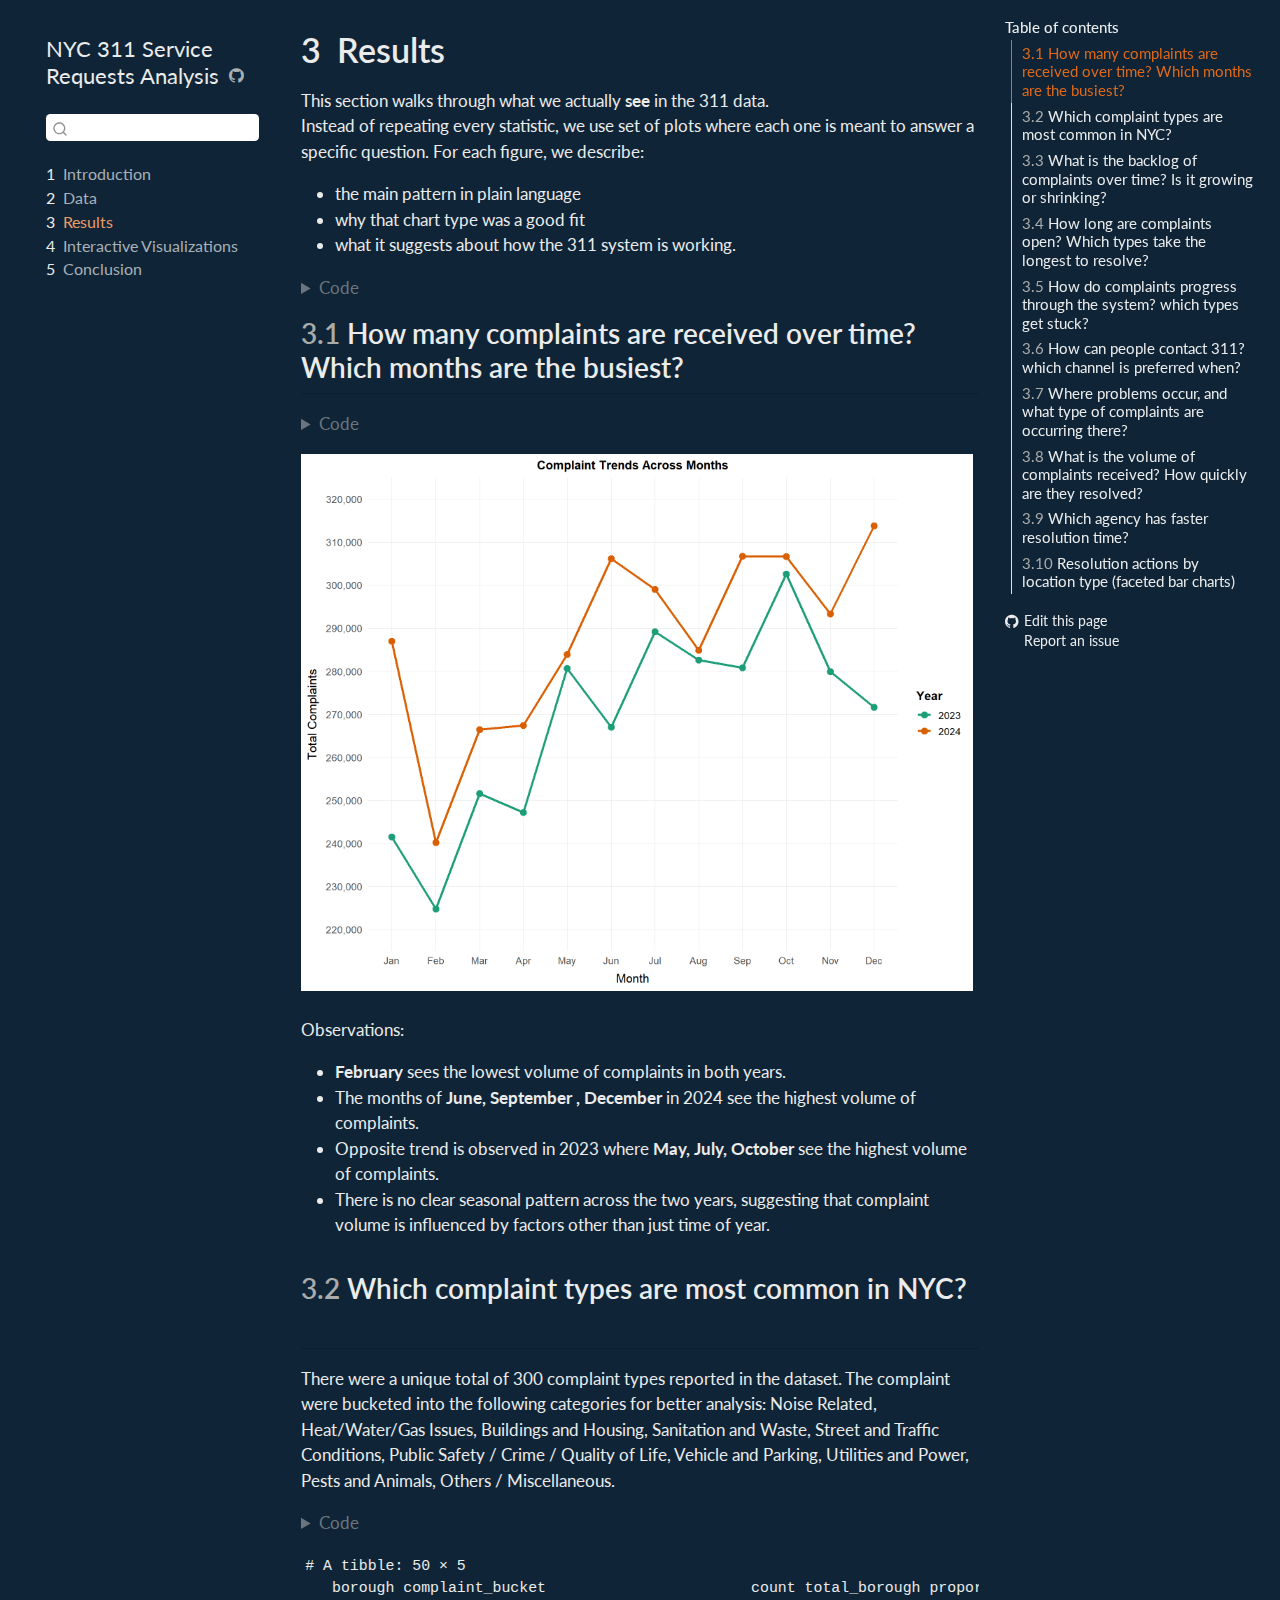
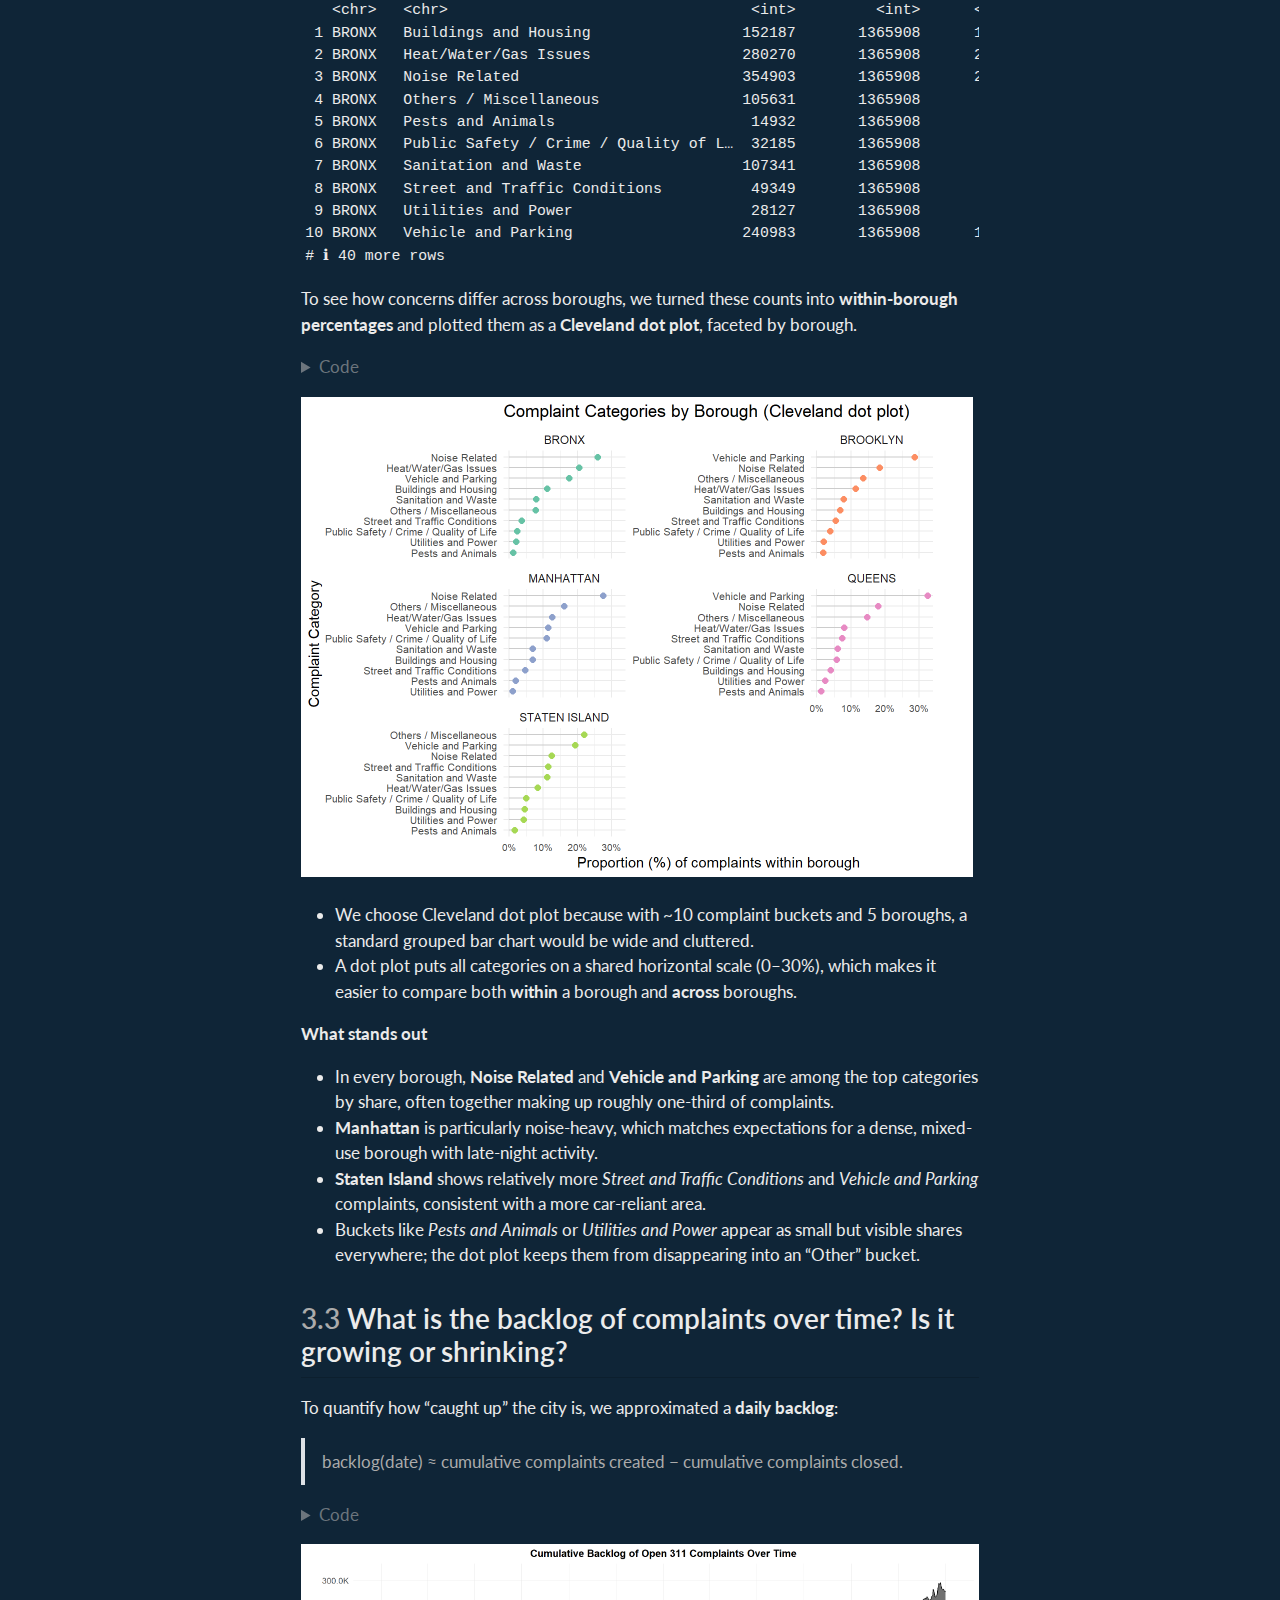
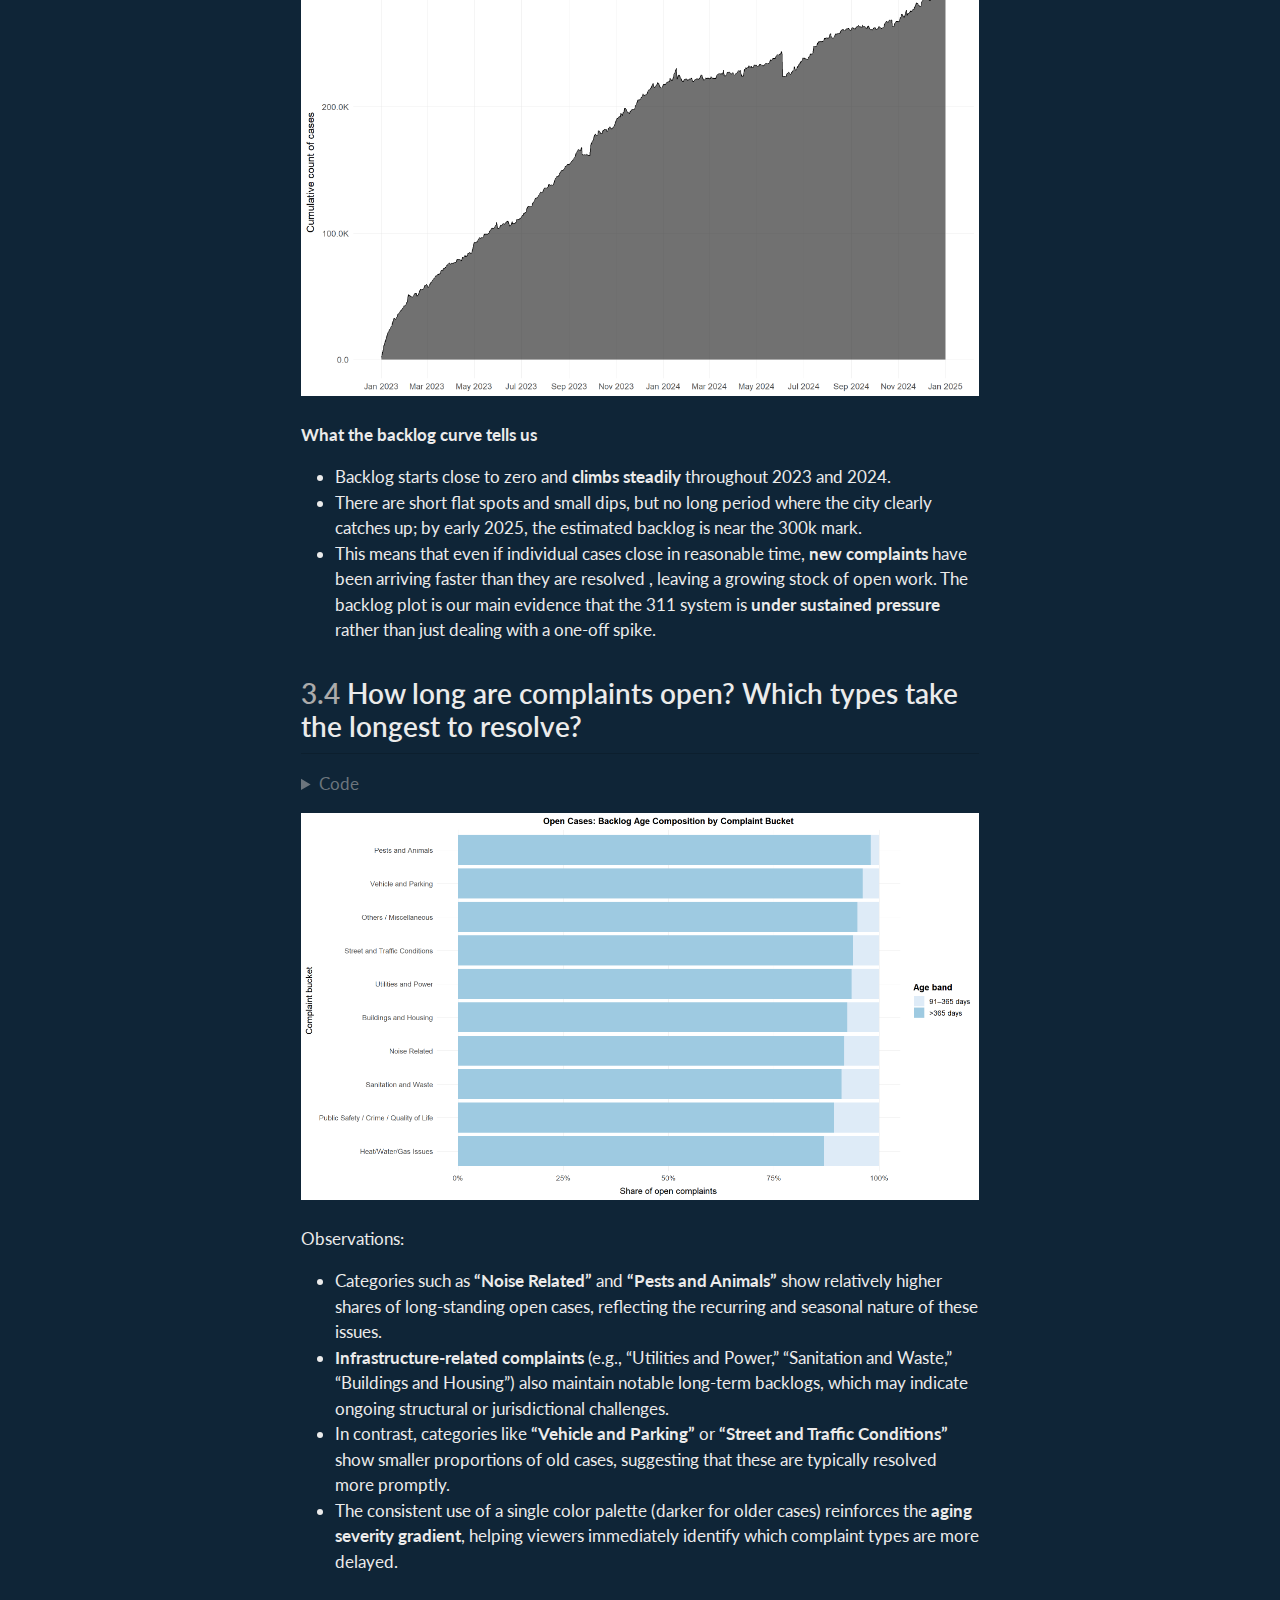
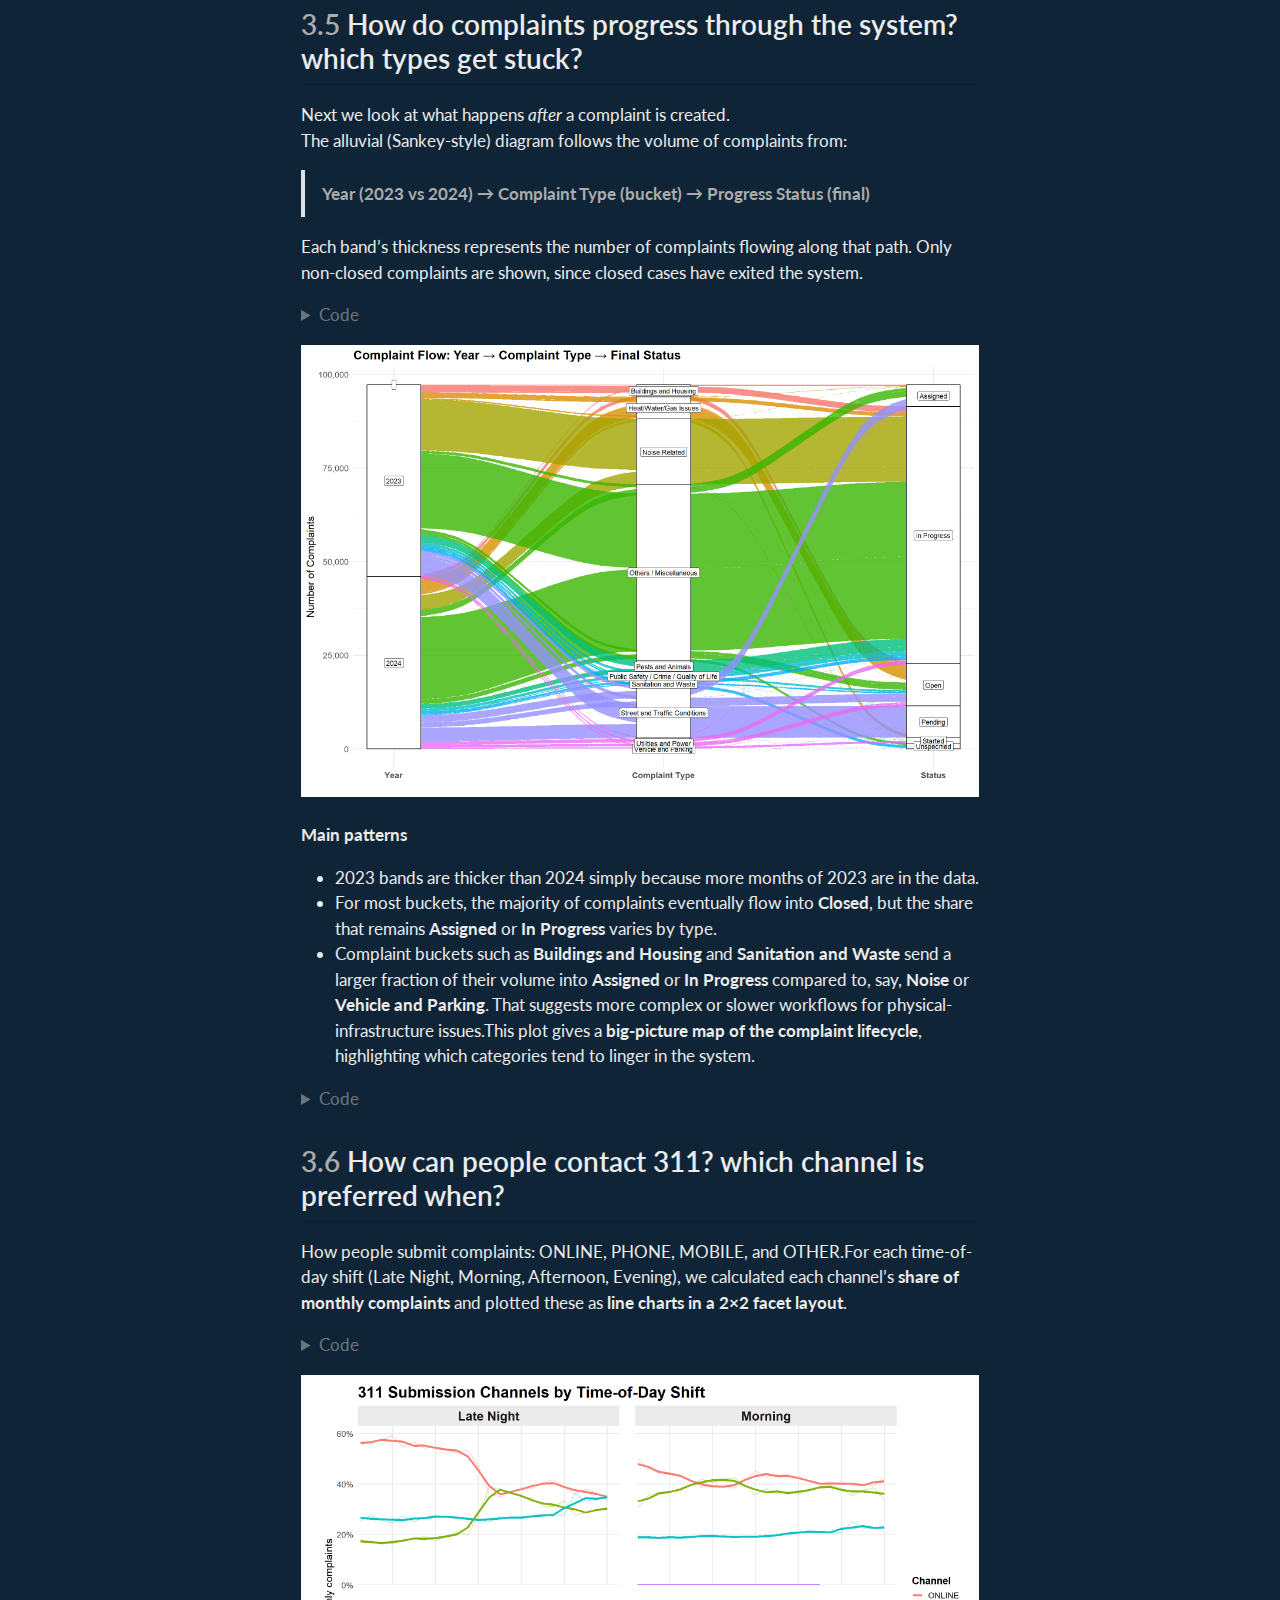
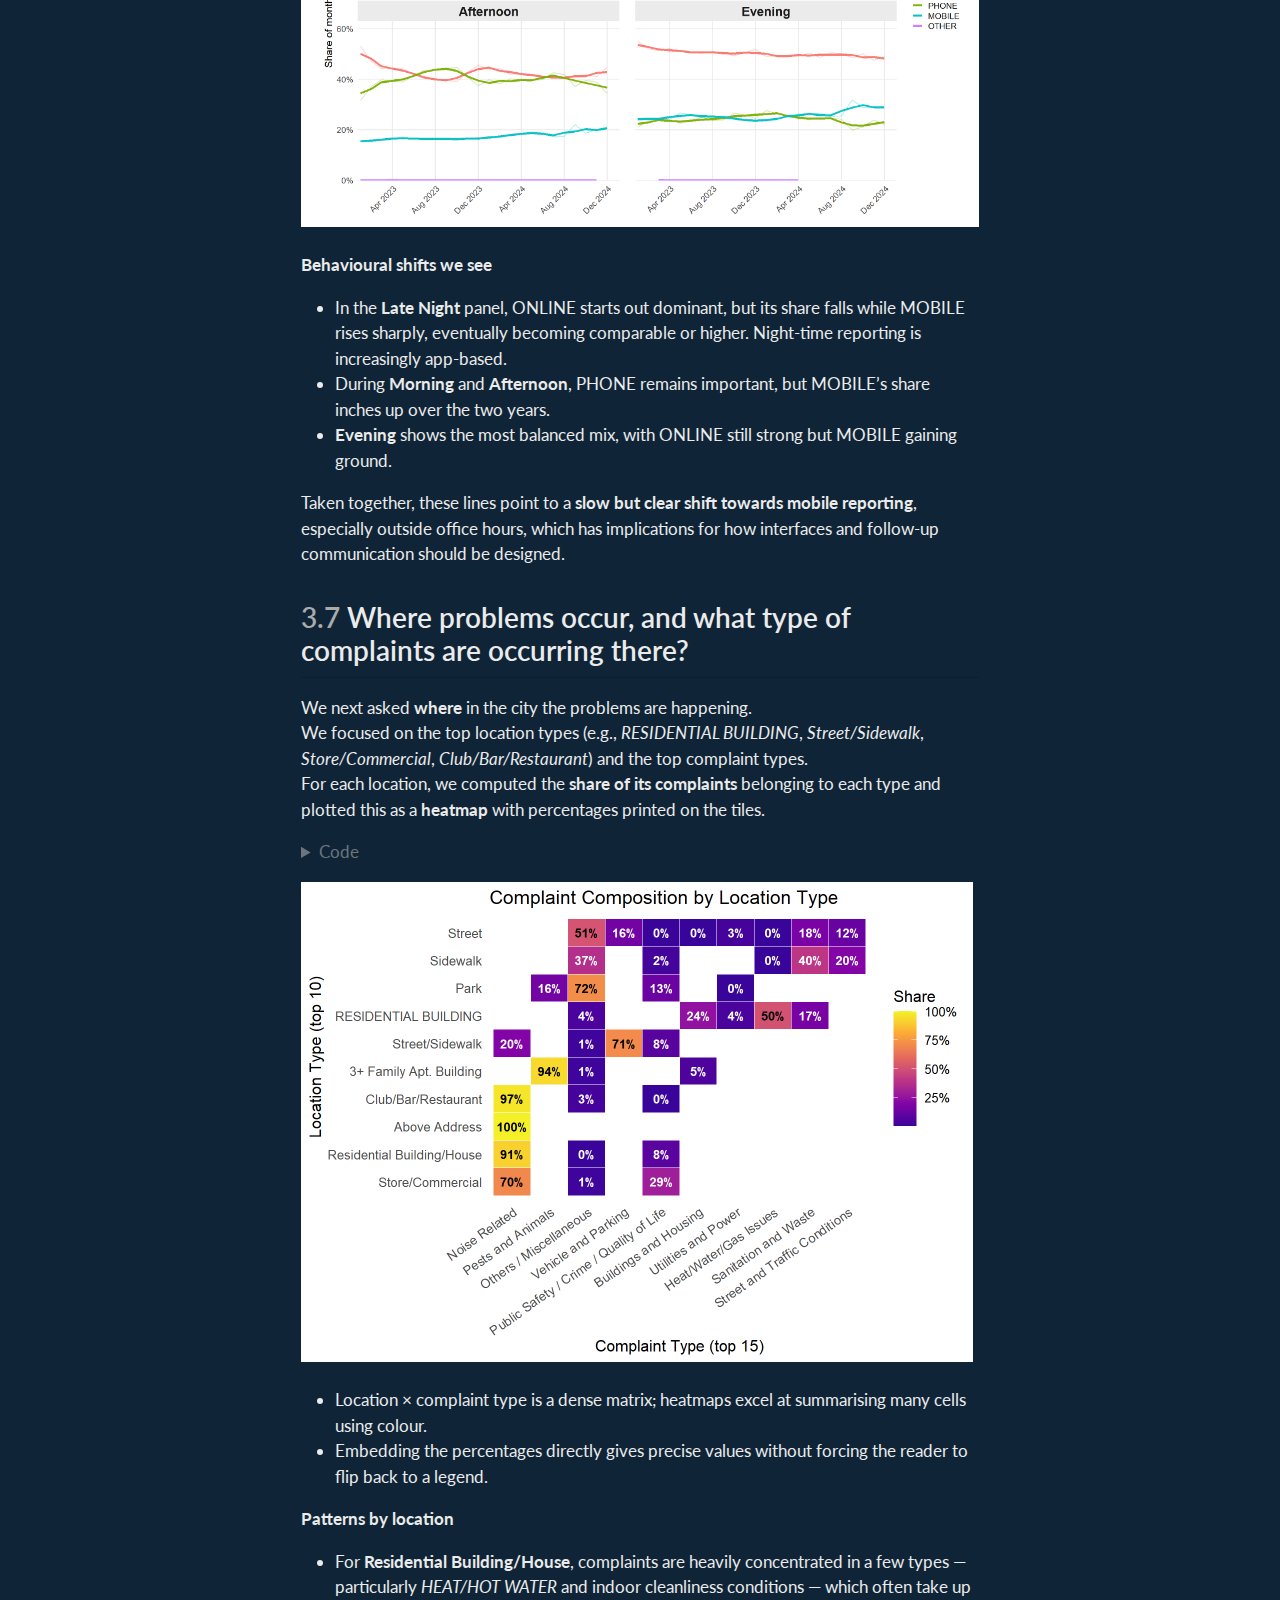
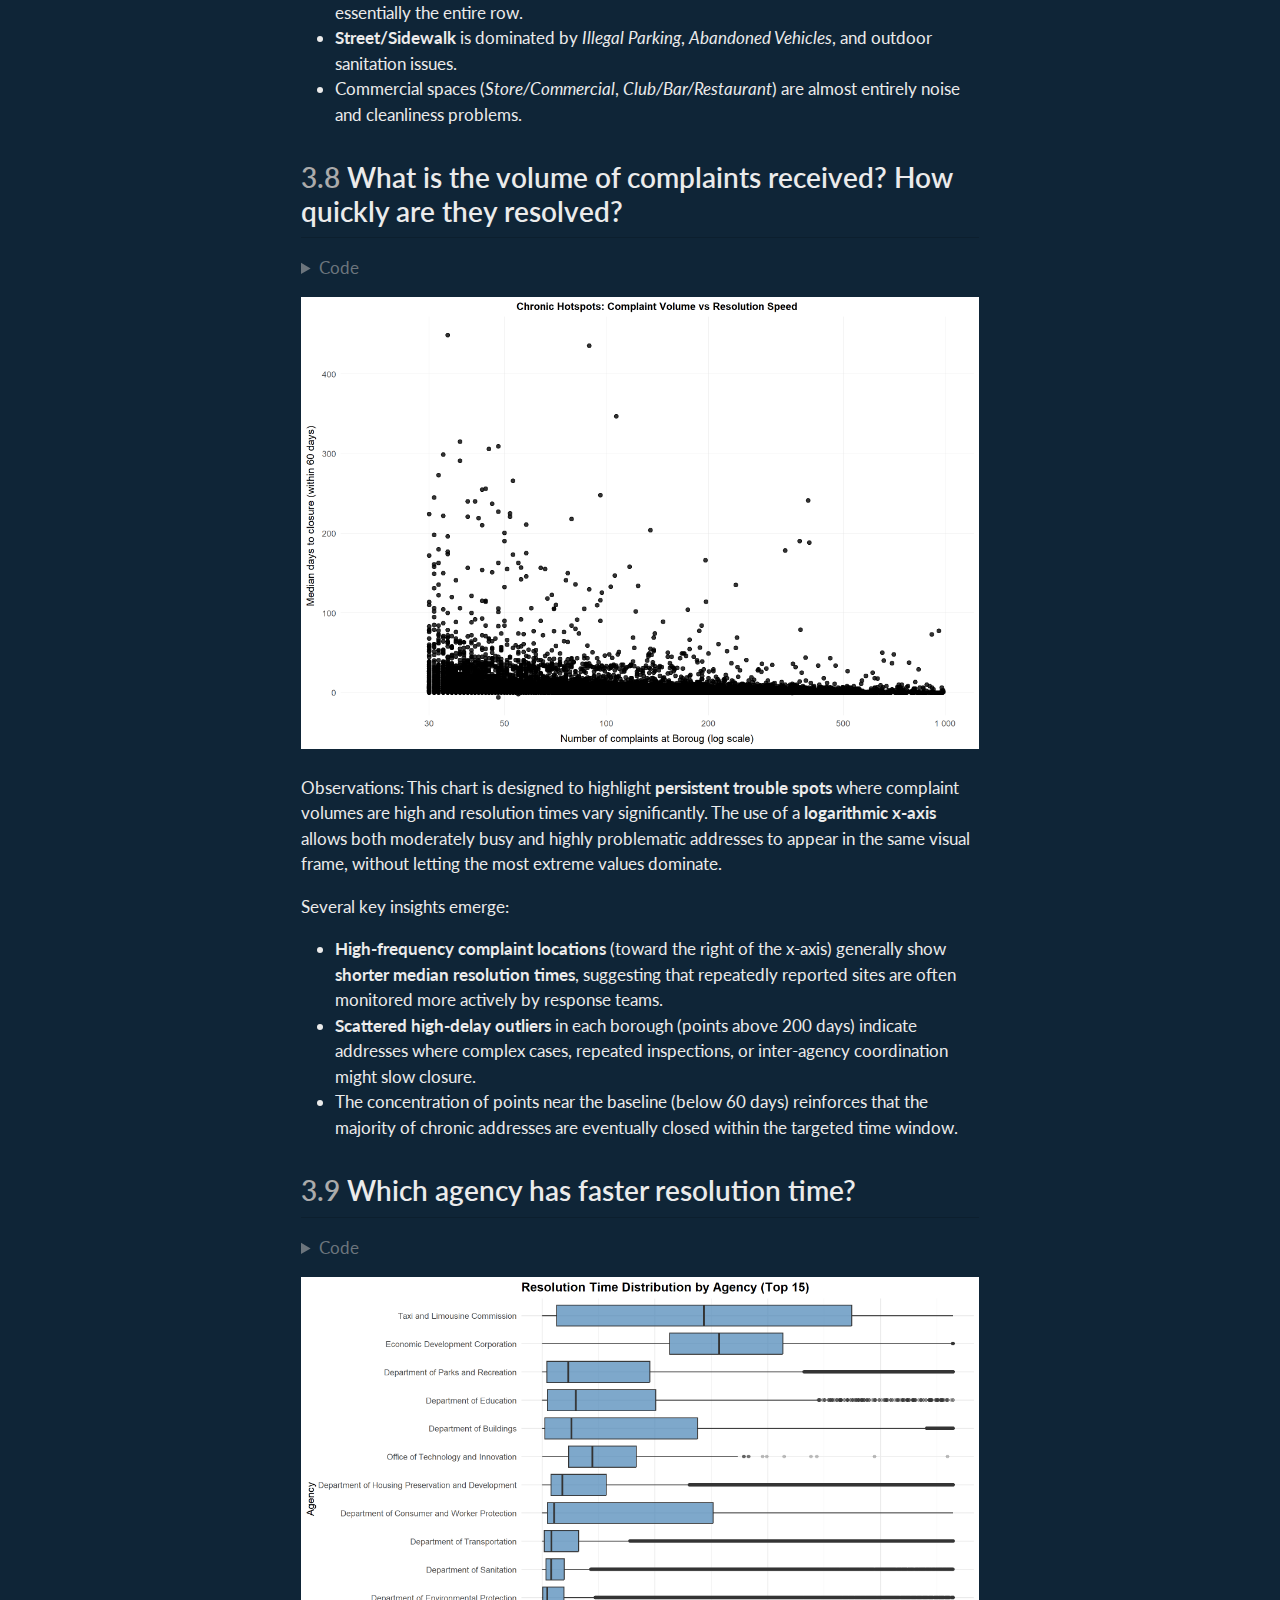
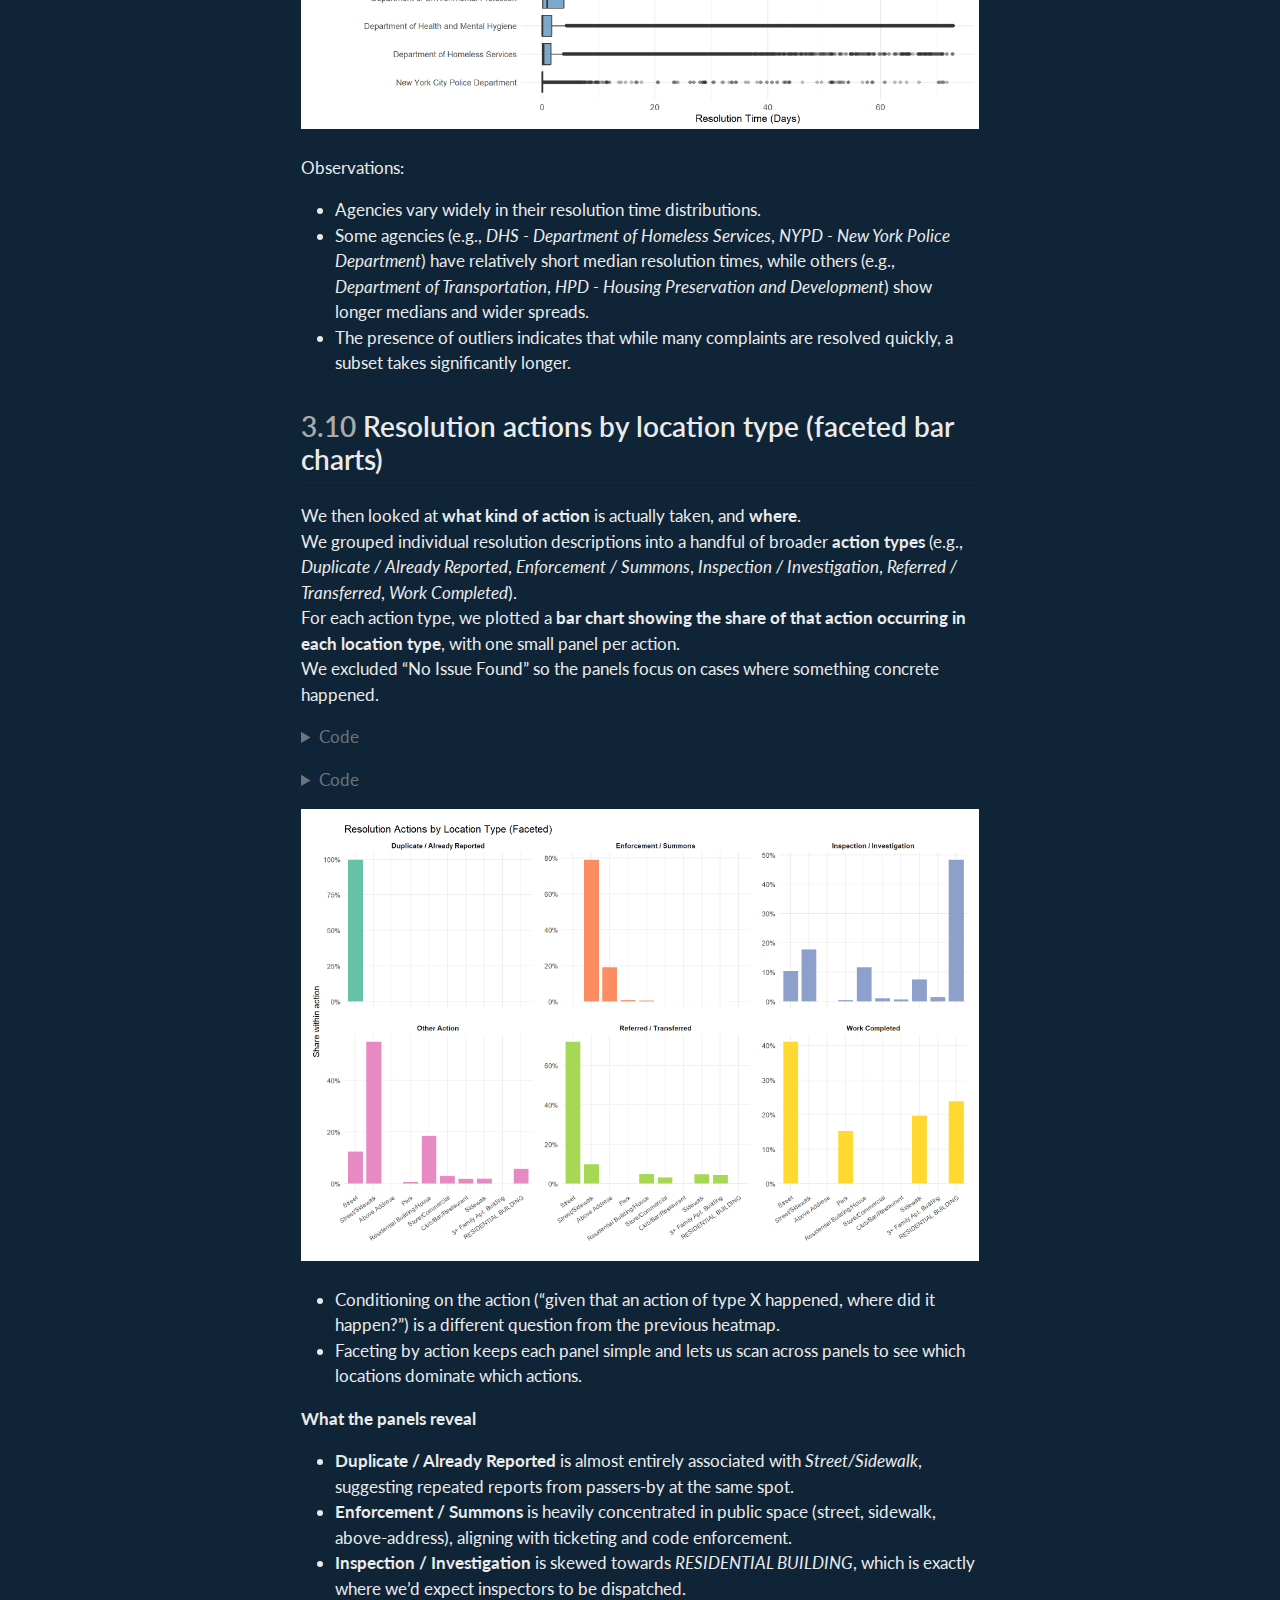
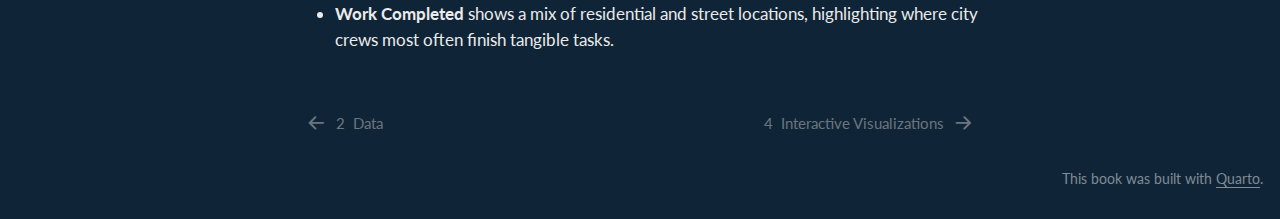
<file: docs/results.html>
<!DOCTYPE html>
<html xmlns="http://www.w3.org/1999/xhtml" lang="en" xml:lang="en"><head>

<meta charset="utf-8">
<meta name="generator" content="quarto-1.8.26">

<meta name="viewport" content="width=device-width, initial-scale=1.0, user-scalable=yes">


<title>3&nbsp; Results – NYC 311 Service Requests Analysis</title>
<style>
code{white-space: pre-wrap;}
span.smallcaps{font-variant: small-caps;}
div.columns{display: flex; gap: min(4vw, 1.5em);}
div.column{flex: auto; overflow-x: auto;}
div.hanging-indent{margin-left: 1.5em; text-indent: -1.5em;}
ul.task-list{list-style: none;}
ul.task-list li input[type="checkbox"] {
  width: 0.8em;
  margin: 0 0.8em 0.2em -1em; /* quarto-specific, see https://github.com/quarto-dev/quarto-cli/issues/4556 */ 
  vertical-align: middle;
}
/* CSS for syntax highlighting */
html { -webkit-text-size-adjust: 100%; }
pre > code.sourceCode { white-space: pre; position: relative; }
pre > code.sourceCode > span { display: inline-block; line-height: 1.25; }
pre > code.sourceCode > span:empty { height: 1.2em; }
.sourceCode { overflow: visible; }
code.sourceCode > span { color: inherit; text-decoration: inherit; }
div.sourceCode { margin: 1em 0; }
pre.sourceCode { margin: 0; }
@media screen {
div.sourceCode { overflow: auto; }
}
@media print {
pre > code.sourceCode { white-space: pre-wrap; }
pre > code.sourceCode > span { text-indent: -5em; padding-left: 5em; }
}
pre.numberSource code
  { counter-reset: source-line 0; }
pre.numberSource code > span
  { position: relative; left: -4em; counter-increment: source-line; }
pre.numberSource code > span > a:first-child::before
  { content: counter(source-line);
    position: relative; left: -1em; text-align: right; vertical-align: baseline;
    border: none; display: inline-block;
    -webkit-touch-callout: none; -webkit-user-select: none;
    -khtml-user-select: none; -moz-user-select: none;
    -ms-user-select: none; user-select: none;
    padding: 0 4px; width: 4em;
  }
pre.numberSource { margin-left: 3em;  padding-left: 4px; }
div.sourceCode
  {   }
@media screen {
pre > code.sourceCode > span > a:first-child::before { text-decoration: underline; }
}
</style>


<script src="site_libs/quarto-nav/quarto-nav.js"></script>
<script src="site_libs/quarto-nav/headroom.min.js"></script>
<script src="site_libs/clipboard/clipboard.min.js"></script>
<script src="site_libs/quarto-search/autocomplete.umd.js"></script>
<script src="site_libs/quarto-search/fuse.min.js"></script>
<script src="site_libs/quarto-search/quarto-search.js"></script>
<meta name="quarto:offset" content="./">
<link href="./interactive_plot.html" rel="next">
<link href="./data.html" rel="prev">
<script src="site_libs/quarto-html/quarto.js" type="module"></script>
<script src="site_libs/quarto-html/tabsets/tabsets.js" type="module"></script>
<script src="site_libs/quarto-html/axe/axe-check.js" type="module"></script>
<script src="site_libs/quarto-html/popper.min.js"></script>
<script src="site_libs/quarto-html/tippy.umd.min.js"></script>
<script src="site_libs/quarto-html/anchor.min.js"></script>
<link href="site_libs/quarto-html/tippy.css" rel="stylesheet">
<link href="site_libs/quarto-html/quarto-syntax-highlighting-dark-b758ccaa5987ceb1b75504551e579abf.css" rel="stylesheet" id="quarto-text-highlighting-styles">
<script src="site_libs/bootstrap/bootstrap.min.js"></script>
<link href="site_libs/bootstrap/bootstrap-icons.css" rel="stylesheet">
<link href="site_libs/bootstrap/bootstrap-188a167a221c5957093c3a91812b996f.min.css" rel="stylesheet" append-hash="true" id="quarto-bootstrap" data-mode="dark">
<script id="quarto-search-options" type="application/json">{
  "location": "sidebar",
  "copy-button": false,
  "collapse-after": 3,
  "panel-placement": "start",
  "type": "textbox",
  "limit": 50,
  "keyboard-shortcut": [
    "f",
    "/",
    "s"
  ],
  "show-item-context": false,
  "language": {
    "search-no-results-text": "No results",
    "search-matching-documents-text": "matching documents",
    "search-copy-link-title": "Copy link to search",
    "search-hide-matches-text": "Hide additional matches",
    "search-more-match-text": "more match in this document",
    "search-more-matches-text": "more matches in this document",
    "search-clear-button-title": "Clear",
    "search-text-placeholder": "",
    "search-detached-cancel-button-title": "Cancel",
    "search-submit-button-title": "Submit",
    "search-label": "Search"
  }
}</script>


</head>

<body class="nav-sidebar floating quarto-light">

<div id="quarto-search-results"></div>
  <header id="quarto-header" class="headroom fixed-top">
  <nav class="quarto-secondary-nav">
    <div class="container-fluid d-flex">
      <button type="button" class="quarto-btn-toggle btn" data-bs-toggle="collapse" role="button" data-bs-target=".quarto-sidebar-collapse-item" aria-controls="quarto-sidebar" aria-expanded="false" aria-label="Toggle sidebar navigation" onclick="if (window.quartoToggleHeadroom) { window.quartoToggleHeadroom(); }">
        <i class="bi bi-layout-text-sidebar-reverse"></i>
      </button>
        <nav class="quarto-page-breadcrumbs" aria-label="breadcrumb"><ol class="breadcrumb"><li class="breadcrumb-item"><a href="./results.html"><span class="chapter-number">3</span>&nbsp; <span class="chapter-title">Results</span></a></li></ol></nav>
        <a class="flex-grow-1" role="navigation" data-bs-toggle="collapse" data-bs-target=".quarto-sidebar-collapse-item" aria-controls="quarto-sidebar" aria-expanded="false" aria-label="Toggle sidebar navigation" onclick="if (window.quartoToggleHeadroom) { window.quartoToggleHeadroom(); }">      
        </a>
      <button type="button" class="btn quarto-search-button" aria-label="Search" onclick="window.quartoOpenSearch();">
        <i class="bi bi-search"></i>
      </button>
    </div>
  </nav>
</header>
<!-- content -->
<div id="quarto-content" class="quarto-container page-columns page-rows-contents page-layout-article">
<!-- sidebar -->
  <nav id="quarto-sidebar" class="sidebar collapse collapse-horizontal quarto-sidebar-collapse-item sidebar-navigation floating overflow-auto">
    <div class="pt-lg-2 mt-2 text-left sidebar-header">
    <div class="sidebar-title mb-0 py-0">
      <a href="./">NYC 311 Service Requests Analysis</a> 
        <div class="sidebar-tools-main">
    <a href="https://github.com/Shweta-3001/Group-15-NYC-311-Request-Edav-Project" title="Source Code" class="quarto-navigation-tool px-1" aria-label="Source Code"><i class="bi bi-github"></i></a>
</div>
    </div>
      </div>
        <div class="mt-2 flex-shrink-0 align-items-center">
        <div class="sidebar-search">
        <div id="quarto-search" class="" title="Search"></div>
        </div>
        </div>
    <div class="sidebar-menu-container"> 
    <ul class="list-unstyled mt-1">
        <li class="sidebar-item">
  <div class="sidebar-item-container"> 
  <a href="./index.html" class="sidebar-item-text sidebar-link">
 <span class="menu-text"><span class="chapter-number">1</span>&nbsp; <span class="chapter-title">Introduction</span></span></a>
  </div>
</li>
        <li class="sidebar-item">
  <div class="sidebar-item-container"> 
  <a href="./data.html" class="sidebar-item-text sidebar-link">
 <span class="menu-text"><span class="chapter-number">2</span>&nbsp; <span class="chapter-title">Data</span></span></a>
  </div>
</li>
        <li class="sidebar-item">
  <div class="sidebar-item-container"> 
  <a href="./results.html" class="sidebar-item-text sidebar-link active">
 <span class="menu-text"><span class="chapter-number">3</span>&nbsp; <span class="chapter-title">Results</span></span></a>
  </div>
</li>
        <li class="sidebar-item">
  <div class="sidebar-item-container"> 
  <a href="./interactive_plot.html" class="sidebar-item-text sidebar-link">
 <span class="menu-text"><span class="chapter-number">4</span>&nbsp; <span class="chapter-title">Interactive Visualizations</span></span></a>
  </div>
</li>
        <li class="sidebar-item">
  <div class="sidebar-item-container"> 
  <a href="./conclusion.html" class="sidebar-item-text sidebar-link">
 <span class="menu-text"><span class="chapter-number">5</span>&nbsp; <span class="chapter-title">Conclusion</span></span></a>
  </div>
</li>
    </ul>
    </div>
</nav>
<div id="quarto-sidebar-glass" class="quarto-sidebar-collapse-item" data-bs-toggle="collapse" data-bs-target=".quarto-sidebar-collapse-item"></div>
<!-- margin-sidebar -->
    <div id="quarto-margin-sidebar" class="sidebar margin-sidebar">
        <nav id="TOC" role="doc-toc" class="toc-active">
    <h2 id="toc-title">Table of contents</h2>
   
  <ul>
  <li><a href="#how-many-complaints-are-received-over-time-which-months-are-the-busiest" id="toc-how-many-complaints-are-received-over-time-which-months-are-the-busiest" class="nav-link active" data-scroll-target="#how-many-complaints-are-received-over-time-which-months-are-the-busiest"><span class="header-section-number">3.1</span> How many complaints are received over time? Which months are the busiest?</a></li>
  <li><a href="#which-complaint-types-are-most-common-in-nyc" id="toc-which-complaint-types-are-most-common-in-nyc" class="nav-link" data-scroll-target="#which-complaint-types-are-most-common-in-nyc"><span class="header-section-number">3.2</span> Which complaint types are most common in NYC?</a></li>
  <li><a href="#what-is-the-backlog-of-complaints-over-time-is-it-growing-or-shrinking" id="toc-what-is-the-backlog-of-complaints-over-time-is-it-growing-or-shrinking" class="nav-link" data-scroll-target="#what-is-the-backlog-of-complaints-over-time-is-it-growing-or-shrinking"><span class="header-section-number">3.3</span> What is the backlog of complaints over time? Is it growing or shrinking?</a></li>
  <li><a href="#how-long-are-complaints-open-which-types-take-the-longest-to-resolve" id="toc-how-long-are-complaints-open-which-types-take-the-longest-to-resolve" class="nav-link" data-scroll-target="#how-long-are-complaints-open-which-types-take-the-longest-to-resolve"><span class="header-section-number">3.4</span> How long are complaints open? Which types take the longest to resolve?</a></li>
  <li><a href="#how-do-complaints-progress-through-the-system-which-types-get-stuck" id="toc-how-do-complaints-progress-through-the-system-which-types-get-stuck" class="nav-link" data-scroll-target="#how-do-complaints-progress-through-the-system-which-types-get-stuck"><span class="header-section-number">3.5</span> How do complaints progress through the system? which types get stuck?</a></li>
  <li><a href="#how-can-people-contact-311-which-channel-is-preferred-when" id="toc-how-can-people-contact-311-which-channel-is-preferred-when" class="nav-link" data-scroll-target="#how-can-people-contact-311-which-channel-is-preferred-when"><span class="header-section-number">3.6</span> How can people contact 311? which channel is preferred when?</a></li>
  <li><a href="#where-problems-occur-and-what-type-of-complaints-are-occurring-there" id="toc-where-problems-occur-and-what-type-of-complaints-are-occurring-there" class="nav-link" data-scroll-target="#where-problems-occur-and-what-type-of-complaints-are-occurring-there"><span class="header-section-number">3.7</span> Where problems occur, and what type of complaints are occurring there?</a></li>
  <li><a href="#what-is-the-volume-of-complaints-received-how-quickly-are-they-resolved" id="toc-what-is-the-volume-of-complaints-received-how-quickly-are-they-resolved" class="nav-link" data-scroll-target="#what-is-the-volume-of-complaints-received-how-quickly-are-they-resolved"><span class="header-section-number">3.8</span> What is the volume of complaints received? How quickly are they resolved?</a></li>
  <li><a href="#which-agency-has-faster-resolution-time" id="toc-which-agency-has-faster-resolution-time" class="nav-link" data-scroll-target="#which-agency-has-faster-resolution-time"><span class="header-section-number">3.9</span> Which agency has faster resolution time?</a></li>
  <li><a href="#resolution-actions-by-location-type-faceted-bar-charts" id="toc-resolution-actions-by-location-type-faceted-bar-charts" class="nav-link" data-scroll-target="#resolution-actions-by-location-type-faceted-bar-charts"><span class="header-section-number">3.10</span> Resolution actions by location type (faceted bar charts)</a></li>
  </ul>
<div class="toc-actions"><ul><li><a href="https://github.com/Shweta-3001/Group-15-NYC-311-Request-Edav-Project/edit/main/results.qmd" class="toc-action"><i class="bi bi-github"></i>Edit this page</a></li><li><a href="https://github.com/Shweta-3001/Group-15-NYC-311-Request-Edav-Project/issues/new" class="toc-action"><i class="bi empty"></i>Report an issue</a></li></ul></div></nav>
    </div>
<!-- main -->
<main class="content" id="quarto-document-content">

<header id="title-block-header" class="quarto-title-block default">
<div class="quarto-title">
<h1 class="title"><span class="chapter-number">3</span>&nbsp; <span class="chapter-title">Results</span></h1>
</div>



<div class="quarto-title-meta">

    
  
    
  </div>
  


</header>


<p>This section walks through what we actually <strong>see</strong> in the 311 data.<br>
Instead of repeating every statistic, we use set of plots where each one is meant to answer a specific question. For each figure, we describe:</p>
<ul>
<li>the main pattern in plain language<br>
</li>
<li>why that chart type was a good fit<br>
</li>
<li>what it suggests about how the 311 system is working.</li>
</ul>
<div class="cell">
<details class="code-fold">
<summary>Code</summary>
<div class="code-copy-outer-scaffold"><div class="sourceCode cell-code" id="cb1"><pre class="sourceCode r code-with-copy"><code class="sourceCode r"><span id="cb1-1"><a href="#cb1-1" aria-hidden="true" tabindex="-1"></a><span class="fu">library</span>(dplyr)</span>
<span id="cb1-2"><a href="#cb1-2" aria-hidden="true" tabindex="-1"></a><span class="fu">library</span>(ggplot2)</span>
<span id="cb1-3"><a href="#cb1-3" aria-hidden="true" tabindex="-1"></a><span class="fu">library</span>(lubridate)</span>
<span id="cb1-4"><a href="#cb1-4" aria-hidden="true" tabindex="-1"></a><span class="fu">library</span>(stringr)</span>
<span id="cb1-5"><a href="#cb1-5" aria-hidden="true" tabindex="-1"></a><span class="fu">library</span>(tidyr)</span>
<span id="cb1-6"><a href="#cb1-6" aria-hidden="true" tabindex="-1"></a><span class="fu">library</span>(forcats)</span>
<span id="cb1-7"><a href="#cb1-7" aria-hidden="true" tabindex="-1"></a><span class="fu">library</span>(scales)</span>
<span id="cb1-8"><a href="#cb1-8" aria-hidden="true" tabindex="-1"></a><span class="fu">library</span>(tidytext)</span>
<span id="cb1-9"><a href="#cb1-9" aria-hidden="true" tabindex="-1"></a><span class="fu">library</span>(ggalluvial)</span>
<span id="cb1-10"><a href="#cb1-10" aria-hidden="true" tabindex="-1"></a><span class="fu">library</span>(plotly)</span>
<span id="cb1-11"><a href="#cb1-11" aria-hidden="true" tabindex="-1"></a>theme_report <span class="ot">&lt;-</span> <span class="cf">function</span>(<span class="at">base_size =</span> <span class="dv">13</span>) {</span>
<span id="cb1-12"><a href="#cb1-12" aria-hidden="true" tabindex="-1"></a>  <span class="fu">theme_minimal</span>(<span class="at">base_size =</span> base_size) <span class="sc">+</span></span>
<span id="cb1-13"><a href="#cb1-13" aria-hidden="true" tabindex="-1"></a>    <span class="fu">theme</span>(</span>
<span id="cb1-14"><a href="#cb1-14" aria-hidden="true" tabindex="-1"></a>      <span class="at">panel.grid.minor =</span> <span class="fu">element_blank</span>(),</span>
<span id="cb1-15"><a href="#cb1-15" aria-hidden="true" tabindex="-1"></a>      <span class="at">panel.grid.major =</span> <span class="fu">element_line</span>(<span class="at">color =</span> <span class="st">"grey90"</span>, <span class="at">linewidth =</span> <span class="fl">0.3</span>),</span>
<span id="cb1-16"><a href="#cb1-16" aria-hidden="true" tabindex="-1"></a>      <span class="at">plot.title       =</span> <span class="fu">element_text</span>(<span class="at">face =</span> <span class="st">"bold"</span>, <span class="at">size=</span><span class="dv">13</span>,<span class="at">hjust =</span> <span class="fl">0.5</span>),</span>
<span id="cb1-17"><a href="#cb1-17" aria-hidden="true" tabindex="-1"></a>      <span class="at">plot.subtitle    =</span> <span class="fu">element_text</span>(<span class="at">hjust =</span> <span class="fl">0.5</span>, <span class="at">size =</span> <span class="dv">11</span>),</span>
<span id="cb1-18"><a href="#cb1-18" aria-hidden="true" tabindex="-1"></a>      <span class="at">axis.title.x     =</span> <span class="fu">element_text</span>(<span class="at">margin =</span> <span class="fu">margin</span>(<span class="at">t =</span> <span class="dv">8</span>)),</span>
<span id="cb1-19"><a href="#cb1-19" aria-hidden="true" tabindex="-1"></a>      <span class="at">axis.title.y     =</span> <span class="fu">element_text</span>(<span class="at">margin =</span> <span class="fu">margin</span>(<span class="at">r =</span> <span class="dv">8</span>)),</span>
<span id="cb1-20"><a href="#cb1-20" aria-hidden="true" tabindex="-1"></a>      <span class="at">legend.title     =</span> <span class="fu">element_text</span>(<span class="at">face =</span> <span class="st">"bold"</span>),</span>
<span id="cb1-21"><a href="#cb1-21" aria-hidden="true" tabindex="-1"></a>      <span class="at">legend.position  =</span> <span class="st">"right"</span></span>
<span id="cb1-22"><a href="#cb1-22" aria-hidden="true" tabindex="-1"></a>    )</span>
<span id="cb1-23"><a href="#cb1-23" aria-hidden="true" tabindex="-1"></a>}</span></code></pre></div><button title="Copy to Clipboard" class="code-copy-button"><i class="bi"></i></button></div>
</details>
</div>
<section id="how-many-complaints-are-received-over-time-which-months-are-the-busiest" class="level2" data-number="3.1">
<h2 data-number="3.1" class="anchored" data-anchor-id="how-many-complaints-are-received-over-time-which-months-are-the-busiest"><span class="header-section-number">3.1</span> How many complaints are received over time? Which months are the busiest?</h2>
<div class="cell">
<details class="code-fold">
<summary>Code</summary>
<div class="code-copy-outer-scaffold"><div class="sourceCode cell-code" id="cb2"><pre class="sourceCode r code-with-copy"><code class="sourceCode r"><span id="cb2-1"><a href="#cb2-1" aria-hidden="true" tabindex="-1"></a>df_clean_final <span class="ot">&lt;-</span> <span class="fu">readRDS</span>(<span class="st">"df_clean_final.rds"</span>)</span>
<span id="cb2-2"><a href="#cb2-2" aria-hidden="true" tabindex="-1"></a>complaints <span class="ot">&lt;-</span> df_clean_final <span class="sc">|&gt;</span></span>
<span id="cb2-3"><a href="#cb2-3" aria-hidden="true" tabindex="-1"></a>  <span class="fu">mutate</span>(</span>
<span id="cb2-4"><a href="#cb2-4" aria-hidden="true" tabindex="-1"></a>    <span class="at">year =</span> <span class="fu">year</span>(created_date),</span>
<span id="cb2-5"><a href="#cb2-5" aria-hidden="true" tabindex="-1"></a>    <span class="at">month =</span> <span class="fu">month</span>(created_date, <span class="at">label =</span> <span class="cn">TRUE</span>, <span class="at">abbr =</span> <span class="cn">TRUE</span>),  <span class="co"># Jan, Feb, etc.</span></span>
<span id="cb2-6"><a href="#cb2-6" aria-hidden="true" tabindex="-1"></a>    <span class="at">month_num =</span> <span class="fu">month</span>(created_date),  <span class="co"># 1, 2, 3, etc.</span></span>
<span id="cb2-7"><a href="#cb2-7" aria-hidden="true" tabindex="-1"></a>    <span class="at">year_month =</span> <span class="fu">floor_date</span>(created_date, <span class="st">"month"</span>)  <span class="co"># First day of each month</span></span>
<span id="cb2-8"><a href="#cb2-8" aria-hidden="true" tabindex="-1"></a>  )</span>
<span id="cb2-9"><a href="#cb2-9" aria-hidden="true" tabindex="-1"></a>complaints_summary <span class="ot">&lt;-</span> complaints <span class="sc">|&gt;</span></span>
<span id="cb2-10"><a href="#cb2-10" aria-hidden="true" tabindex="-1"></a>  <span class="fu">filter</span>(<span class="sc">!</span><span class="fu">is.na</span>(year)) <span class="sc">|&gt;</span>    </span>
<span id="cb2-11"><a href="#cb2-11" aria-hidden="true" tabindex="-1"></a>  <span class="fu">group_by</span>(year, month, month_num) <span class="sc">|&gt;</span></span>
<span id="cb2-12"><a href="#cb2-12" aria-hidden="true" tabindex="-1"></a>  <span class="fu">summarise</span>(<span class="at">total_complaints =</span> <span class="fu">n</span>(), <span class="at">.groups =</span> <span class="st">"drop"</span>) <span class="sc">|&gt;</span></span>
<span id="cb2-13"><a href="#cb2-13" aria-hidden="true" tabindex="-1"></a>  <span class="fu">arrange</span>(year, month_num)</span>
<span id="cb2-14"><a href="#cb2-14" aria-hidden="true" tabindex="-1"></a></span>
<span id="cb2-15"><a href="#cb2-15" aria-hidden="true" tabindex="-1"></a></span>
<span id="cb2-16"><a href="#cb2-16" aria-hidden="true" tabindex="-1"></a>plot3 <span class="ot">&lt;-</span> <span class="fu">ggplot</span>(complaints_summary, </span>
<span id="cb2-17"><a href="#cb2-17" aria-hidden="true" tabindex="-1"></a>                <span class="fu">aes</span>(<span class="at">x =</span> month_num, <span class="at">y =</span> total_complaints, </span>
<span id="cb2-18"><a href="#cb2-18" aria-hidden="true" tabindex="-1"></a>                    <span class="at">color =</span> <span class="fu">factor</span>(year), <span class="at">group =</span> year)) <span class="sc">+</span></span>
<span id="cb2-19"><a href="#cb2-19" aria-hidden="true" tabindex="-1"></a>  <span class="fu">geom_line</span>(<span class="at">size =</span> <span class="fl">1.2</span>) <span class="sc">+</span></span>
<span id="cb2-20"><a href="#cb2-20" aria-hidden="true" tabindex="-1"></a>  <span class="fu">geom_point</span>(<span class="at">size =</span> <span class="dv">3</span>) <span class="sc">+</span></span>
<span id="cb2-21"><a href="#cb2-21" aria-hidden="true" tabindex="-1"></a>  <span class="fu">scale_x_continuous</span>(<span class="at">breaks =</span> <span class="dv">1</span><span class="sc">:</span><span class="dv">12</span>, <span class="at">labels =</span> month.abb) <span class="sc">+</span></span>
<span id="cb2-22"><a href="#cb2-22" aria-hidden="true" tabindex="-1"></a>  <span class="fu">scale_y_continuous</span>(</span>
<span id="cb2-23"><a href="#cb2-23" aria-hidden="true" tabindex="-1"></a>    <span class="at">limits =</span> <span class="fu">c</span>(<span class="dv">220000</span>, <span class="dv">320000</span>),</span>
<span id="cb2-24"><a href="#cb2-24" aria-hidden="true" tabindex="-1"></a>    <span class="at">breaks =</span> <span class="fu">seq</span>(<span class="dv">220000</span>, <span class="dv">320000</span>, <span class="at">by =</span> <span class="dv">10000</span>),</span>
<span id="cb2-25"><a href="#cb2-25" aria-hidden="true" tabindex="-1"></a>    <span class="at">labels =</span> scales<span class="sc">::</span>comma</span>
<span id="cb2-26"><a href="#cb2-26" aria-hidden="true" tabindex="-1"></a>  ) <span class="sc">+</span></span>
<span id="cb2-27"><a href="#cb2-27" aria-hidden="true" tabindex="-1"></a>  <span class="fu">scale_color_brewer</span>(<span class="at">palette =</span> <span class="st">"Dark2"</span>, <span class="at">name =</span> <span class="st">"Year"</span>) <span class="sc">+</span></span>
<span id="cb2-28"><a href="#cb2-28" aria-hidden="true" tabindex="-1"></a>  <span class="fu">labs</span>(</span>
<span id="cb2-29"><a href="#cb2-29" aria-hidden="true" tabindex="-1"></a>    <span class="at">title =</span> <span class="st">"Complaint Trends Across Months"</span>,</span>
<span id="cb2-30"><a href="#cb2-30" aria-hidden="true" tabindex="-1"></a>    <span class="at">x =</span> <span class="st">"Month"</span>,</span>
<span id="cb2-31"><a href="#cb2-31" aria-hidden="true" tabindex="-1"></a>    <span class="at">y =</span> <span class="st">"Total Complaints"</span></span>
<span id="cb2-32"><a href="#cb2-32" aria-hidden="true" tabindex="-1"></a>  ) <span class="sc">+</span></span>
<span id="cb2-33"><a href="#cb2-33" aria-hidden="true" tabindex="-1"></a>  <span class="fu">theme_report</span>()</span>
<span id="cb2-34"><a href="#cb2-34" aria-hidden="true" tabindex="-1"></a><span class="fu">print</span>(plot3)</span></code></pre></div><button title="Copy to Clipboard" class="code-copy-button"><i class="bi"></i></button></div>
</details>
<div class="cell-output-display">
<div>
<figure class="figure">
<p><img src="results_files/figure-html/unnamed-chunk-2-1.png" class="img-fluid figure-img" width="672"></p>
</figure>
</div>
</div>
</div>
<p>Observations:</p>
<ul>
<li><strong>February</strong> sees the lowest volume of complaints in both years.</li>
<li>The months of <strong>June, September , December</strong> in 2024 see the highest volume of complaints.</li>
<li>Opposite trend is observed in 2023 where <strong>May, July, October</strong> see the highest volume of complaints.</li>
<li>There is no clear seasonal pattern across the two years, suggesting that complaint volume is influenced by factors other than just time of year.</li>
</ul>
</section>
<section id="which-complaint-types-are-most-common-in-nyc" class="level2" data-number="3.2">
<h2 data-number="3.2" class="anchored" data-anchor-id="which-complaint-types-are-most-common-in-nyc"><span class="header-section-number">3.2</span> Which complaint types are most common in NYC?</h2>
<p>There were a unique total of 300 complaint types reported in the dataset. The complaint were bucketed into the following categories for better analysis: Noise Related, Heat/Water/Gas Issues, Buildings and Housing, Sanitation and Waste, Street and Traffic Conditions, Public Safety / Crime / Quality of Life, Vehicle and Parking, Utilities and Power, Pests and Animals, Others / Miscellaneous.</p>
<div class="cell">
<details class="code-fold">
<summary>Code</summary>
<div class="code-copy-outer-scaffold"><div class="sourceCode cell-code" id="cb3"><pre class="sourceCode r code-with-copy"><code class="sourceCode r"><span id="cb3-1"><a href="#cb3-1" aria-hidden="true" tabindex="-1"></a>complaint_category_mapping <span class="ot">&lt;-</span> <span class="fu">list</span>(</span>
<span id="cb3-2"><a href="#cb3-2" aria-hidden="true" tabindex="-1"></a>  <span class="st">"Noise Related"</span> <span class="ot">=</span> <span class="fu">c</span>(</span>
<span id="cb3-3"><a href="#cb3-3" aria-hidden="true" tabindex="-1"></a>    <span class="st">"Noise - Residential"</span>, <span class="st">"Noise - Street/Sidewalk"</span>, <span class="st">"Noise - Commercial"</span>,</span>
<span id="cb3-4"><a href="#cb3-4" aria-hidden="true" tabindex="-1"></a>    <span class="st">"Noise"</span>, <span class="st">"Noise - Vehicle"</span>, <span class="st">"Noise - Helicopter"</span>, <span class="st">"Noise - Park"</span>,</span>
<span id="cb3-5"><a href="#cb3-5" aria-hidden="true" tabindex="-1"></a>    <span class="st">"Noise - House of Worship"</span></span>
<span id="cb3-6"><a href="#cb3-6" aria-hidden="true" tabindex="-1"></a>  ),</span>
<span id="cb3-7"><a href="#cb3-7" aria-hidden="true" tabindex="-1"></a>  </span>
<span id="cb3-8"><a href="#cb3-8" aria-hidden="true" tabindex="-1"></a>  <span class="st">"Heat/Water/Gas Issues"</span> <span class="ot">=</span> <span class="fu">c</span>(</span>
<span id="cb3-9"><a href="#cb3-9" aria-hidden="true" tabindex="-1"></a>    <span class="st">"HEAT/HOT WATER"</span>, <span class="st">"Water System"</span>, <span class="st">"WATER LEAK"</span>, <span class="st">"PLUMBING"</span>,</span>
<span id="cb3-10"><a href="#cb3-10" aria-hidden="true" tabindex="-1"></a>    <span class="st">"Water Leak"</span>, <span class="st">"Drinking Water"</span>, <span class="st">"Water Quality"</span>, <span class="st">"Water Maintenance"</span>,</span>
<span id="cb3-11"><a href="#cb3-11" aria-hidden="true" tabindex="-1"></a>    <span class="st">"Water Drainage"</span>, <span class="st">"Drinking Water General"</span>, <span class="st">"Drinking Water Tank"</span>,</span>
<span id="cb3-12"><a href="#cb3-12" aria-hidden="true" tabindex="-1"></a>    <span class="st">"Drinking Water Conservation"</span>, <span class="st">"Bottled Water"</span>, <span class="st">"DEP Sidewalk Condition"</span>,</span>
<span id="cb3-13"><a href="#cb3-13" aria-hidden="true" tabindex="-1"></a>    <span class="st">"Non-Residential Heat"</span>, <span class="st">"Heat/Hot Water"</span></span>
<span id="cb3-14"><a href="#cb3-14" aria-hidden="true" tabindex="-1"></a>  ),</span>
<span id="cb3-15"><a href="#cb3-15" aria-hidden="true" tabindex="-1"></a>  </span>
<span id="cb3-16"><a href="#cb3-16" aria-hidden="true" tabindex="-1"></a>  <span class="st">"Buildings and Housing"</span> <span class="ot">=</span> <span class="fu">c</span>(</span>
<span id="cb3-17"><a href="#cb3-17" aria-hidden="true" tabindex="-1"></a>    <span class="st">"PAINT/PLASTER"</span>, <span class="st">"DOOR/WINDOW"</span>, <span class="st">"FLOORING/STAIRS"</span>, <span class="st">"APPLIANCE"</span>,</span>
<span id="cb3-18"><a href="#cb3-18" aria-hidden="true" tabindex="-1"></a>    <span class="st">"Elevator"</span>, <span class="st">"Lead"</span>, <span class="st">"SAFETY"</span>, <span class="st">"Indoor Air Quality"</span>, <span class="st">"Plumbing"</span>,</span>
<span id="cb3-19"><a href="#cb3-19" aria-hidden="true" tabindex="-1"></a>    <span class="st">"Boilers"</span>, <span class="st">"Electrical"</span>, <span class="st">"ELEVATOR"</span>, <span class="st">"Asbestos"</span>, <span class="st">"Paint/Plaster"</span>,</span>
<span id="cb3-20"><a href="#cb3-20" aria-hidden="true" tabindex="-1"></a>    <span class="st">"Door/Window"</span>, <span class="st">"OUTSIDE BUILDING"</span>, <span class="st">"Wood Pile"</span>, <span class="st">"Mold"</span>,</span>
<span id="cb3-21"><a href="#cb3-21" aria-hidden="true" tabindex="-1"></a>    <span class="st">"Flooring/Stairs"</span>, <span class="st">"Appliance"</span>, <span class="st">"Scaffold Safety"</span>, <span class="st">"Electric"</span>,</span>
<span id="cb3-22"><a href="#cb3-22" aria-hidden="true" tabindex="-1"></a>    <span class="st">"Unstable Building"</span>, <span class="st">"Window Guard"</span>, <span class="st">"Cooling Tower"</span>, <span class="st">"Peeling Paint"</span>,</span>
<span id="cb3-23"><a href="#cb3-23" aria-hidden="true" tabindex="-1"></a>    <span class="st">"Facade Insp Safety Pgm"</span>, <span class="st">"Outside Building"</span></span>
<span id="cb3-24"><a href="#cb3-24" aria-hidden="true" tabindex="-1"></a>  ),</span>
<span id="cb3-25"><a href="#cb3-25" aria-hidden="true" tabindex="-1"></a>  </span>
<span id="cb3-26"><a href="#cb3-26" aria-hidden="true" tabindex="-1"></a>  <span class="st">"Sanitation and Waste"</span> <span class="ot">=</span> <span class="fu">c</span>(</span>
<span id="cb3-27"><a href="#cb3-27" aria-hidden="true" tabindex="-1"></a>    <span class="st">"UNSANITARY CONDITION"</span>, <span class="st">"Dirty Condition"</span>, <span class="st">"Missed Collection"</span>,</span>
<span id="cb3-28"><a href="#cb3-28" aria-hidden="true" tabindex="-1"></a>    <span class="st">"Residential Disposal Complaint"</span>, <span class="st">"Litter Basket Request"</span>,</span>
<span id="cb3-29"><a href="#cb3-29" aria-hidden="true" tabindex="-1"></a>    <span class="st">"Commercial Disposal Complaint"</span>, <span class="st">"Litter Basket Complaint"</span>,</span>
<span id="cb3-30"><a href="#cb3-30" aria-hidden="true" tabindex="-1"></a>    <span class="st">"Sanitation Worker or Vehicle Complaint"</span>, <span class="st">"Dumpster Complaint"</span>,</span>
<span id="cb3-31"><a href="#cb3-31" aria-hidden="true" tabindex="-1"></a>    <span class="st">"Industrial Waste"</span>, <span class="st">"Seasonal Collection"</span>, <span class="st">"Institution Disposal Complaint"</span>,</span>
<span id="cb3-32"><a href="#cb3-32" aria-hidden="true" tabindex="-1"></a>    <span class="st">"Transfer Station Complaint"</span>, <span class="st">"DSNY Internal"</span></span>
<span id="cb3-33"><a href="#cb3-33" aria-hidden="true" tabindex="-1"></a>  ),</span>
<span id="cb3-34"><a href="#cb3-34" aria-hidden="true" tabindex="-1"></a>  </span>
<span id="cb3-35"><a href="#cb3-35" aria-hidden="true" tabindex="-1"></a>  <span class="st">"Street and Traffic Conditions"</span> <span class="ot">=</span> <span class="fu">c</span>(</span>
<span id="cb3-36"><a href="#cb3-36" aria-hidden="true" tabindex="-1"></a>    <span class="st">"Street Condition"</span>, <span class="st">"Traffic Signal Condition"</span>, <span class="st">"Street Light Condition"</span>,</span>
<span id="cb3-37"><a href="#cb3-37" aria-hidden="true" tabindex="-1"></a>    <span class="st">"Sidewalk Condition"</span>, <span class="st">"Curb Condition"</span>, <span class="st">"Street Sign - Damaged"</span>,</span>
<span id="cb3-38"><a href="#cb3-38" aria-hidden="true" tabindex="-1"></a>    <span class="st">"Street Sign - Missing"</span>, <span class="st">"Street Sign - Dangling"</span>, <span class="st">"Highway Condition"</span>,</span>
<span id="cb3-39"><a href="#cb3-39" aria-hidden="true" tabindex="-1"></a>    <span class="st">"Highway Sign - Damaged"</span>, <span class="st">"Highway Sign - Missing"</span>, <span class="st">"Highway Sign - Dangling"</span>,</span>
<span id="cb3-40"><a href="#cb3-40" aria-hidden="true" tabindex="-1"></a>    <span class="st">"Bridge Condition"</span>, <span class="st">"Tunnel Condition"</span>, <span class="st">"DEP Highway Condition"</span>,</span>
<span id="cb3-41"><a href="#cb3-41" aria-hidden="true" tabindex="-1"></a>    <span class="st">"DEP Street Condition"</span></span>
<span id="cb3-42"><a href="#cb3-42" aria-hidden="true" tabindex="-1"></a>  ),</span>
<span id="cb3-43"><a href="#cb3-43" aria-hidden="true" tabindex="-1"></a>  </span>
<span id="cb3-44"><a href="#cb3-44" aria-hidden="true" tabindex="-1"></a>  <span class="st">"Public Safety / Crime / Quality of Life"</span> <span class="ot">=</span> <span class="fu">c</span>(</span>
<span id="cb3-45"><a href="#cb3-45" aria-hidden="true" tabindex="-1"></a>    <span class="st">"Homeless Person Assistance"</span>, <span class="st">"Encampment"</span>, <span class="st">"Non-Emergency Police Matter"</span>,</span>
<span id="cb3-46"><a href="#cb3-46" aria-hidden="true" tabindex="-1"></a>    <span class="st">"Drug Activity"</span>, <span class="st">"Graffiti"</span>, <span class="st">"Illegal Fireworks"</span>, <span class="st">"Panhandling"</span>,</span>
<span id="cb3-47"><a href="#cb3-47" aria-hidden="true" tabindex="-1"></a>    <span class="st">"Animal-Abuse"</span>, <span class="st">"Violation of Park Rules"</span>, <span class="st">"Illegal Posting"</span>,</span>
<span id="cb3-48"><a href="#cb3-48" aria-hidden="true" tabindex="-1"></a>    <span class="st">"Hazardous Materials"</span>, <span class="st">"Smoking"</span>, <span class="st">"Unleashed Dog"</span>, <span class="st">"Urinating in Public"</span>,</span>
<span id="cb3-49"><a href="#cb3-49" aria-hidden="true" tabindex="-1"></a>    <span class="st">"Disorderly Youth"</span>, <span class="st">"Squeegee"</span>, <span class="st">"Quality of Life"</span>, <span class="st">"Face Covering Violation"</span></span>
<span id="cb3-50"><a href="#cb3-50" aria-hidden="true" tabindex="-1"></a>  ),</span>
<span id="cb3-51"><a href="#cb3-51" aria-hidden="true" tabindex="-1"></a>  </span>
<span id="cb3-52"><a href="#cb3-52" aria-hidden="true" tabindex="-1"></a>  <span class="st">"Vehicle and Parking"</span> <span class="ot">=</span> <span class="fu">c</span>(</span>
<span id="cb3-53"><a href="#cb3-53" aria-hidden="true" tabindex="-1"></a>    <span class="st">"Illegal Parking"</span>, <span class="st">"Blocked Driveway"</span>, <span class="st">"Abandoned Vehicle"</span>,</span>
<span id="cb3-54"><a href="#cb3-54" aria-hidden="true" tabindex="-1"></a>    <span class="st">"Derelict Vehicles"</span>, <span class="st">"Broken Parking Meter"</span>, <span class="st">"Municipal Parking Facility"</span></span>
<span id="cb3-55"><a href="#cb3-55" aria-hidden="true" tabindex="-1"></a>  ),</span>
<span id="cb3-56"><a href="#cb3-56" aria-hidden="true" tabindex="-1"></a>  </span>
<span id="cb3-57"><a href="#cb3-57" aria-hidden="true" tabindex="-1"></a>  <span class="st">"Utilities and Power"</span> <span class="ot">=</span> <span class="fu">c</span>(</span>
<span id="cb3-58"><a href="#cb3-58" aria-hidden="true" tabindex="-1"></a>    <span class="st">"ELECTRIC"</span>, <span class="st">"Sewer"</span>, <span class="st">"Root/Sewer/Sidewalk Condition"</span>, <span class="st">"Radioactive Material"</span>,</span>
<span id="cb3-59"><a href="#cb3-59" aria-hidden="true" tabindex="-1"></a>    <span class="st">"X-Ray Machine/Equipment"</span>, <span class="st">"Oil or Gas Spill"</span></span>
<span id="cb3-60"><a href="#cb3-60" aria-hidden="true" tabindex="-1"></a>  ),</span>
<span id="cb3-61"><a href="#cb3-61" aria-hidden="true" tabindex="-1"></a>  </span>
<span id="cb3-62"><a href="#cb3-62" aria-hidden="true" tabindex="-1"></a>  <span class="st">"Pests and Animals"</span> <span class="ot">=</span> <span class="fu">c</span>(</span>
<span id="cb3-63"><a href="#cb3-63" aria-hidden="true" tabindex="-1"></a>    <span class="st">"Rodent"</span>, <span class="st">"Animal in a Park"</span>, <span class="st">"Unsanitary Pigeon Condition"</span>,</span>
<span id="cb3-64"><a href="#cb3-64" aria-hidden="true" tabindex="-1"></a>    <span class="st">"Harboring Bees/Wasps"</span>, <span class="st">"Illegal Animal Kept as Pet"</span>, <span class="st">"Mosquitoes"</span>,</span>
<span id="cb3-65"><a href="#cb3-65" aria-hidden="true" tabindex="-1"></a>    <span class="st">"Pet Shop"</span>, <span class="st">"Poison Ivy"</span>, <span class="st">"Illegal Animal Sold"</span>, <span class="st">"Unsanitary Animal Facility"</span>,</span>
<span id="cb3-66"><a href="#cb3-66" aria-hidden="true" tabindex="-1"></a>    <span class="st">"Animal Facility - No Permit"</span>, <span class="st">"Unlicensed Dog"</span>, <span class="st">"Unsanitary Animal Pvt Property"</span></span>
<span id="cb3-67"><a href="#cb3-67" aria-hidden="true" tabindex="-1"></a>  ),</span>
<span id="cb3-68"><a href="#cb3-68" aria-hidden="true" tabindex="-1"></a>  </span>
<span id="cb3-69"><a href="#cb3-69" aria-hidden="true" tabindex="-1"></a>  <span class="st">"Others / Miscellaneous"</span> <span class="ot">=</span> <span class="fu">c</span>(</span>
<span id="cb3-70"><a href="#cb3-70" aria-hidden="true" tabindex="-1"></a>    <span class="st">"General Construction/Plumbing"</span>, <span class="st">"Illegal Dumping"</span>, <span class="st">"GENERAL"</span>,</span>
<span id="cb3-71"><a href="#cb3-71" aria-hidden="true" tabindex="-1"></a>    <span class="st">"Damaged Tree"</span>, <span class="st">"Maintenance or Facility"</span>, <span class="st">"New Tree Request"</span>,</span>
<span id="cb3-72"><a href="#cb3-72" aria-hidden="true" tabindex="-1"></a>    <span class="st">"For Hire Vehicle Complaint"</span>, <span class="st">"Overgrown Tree/Branches"</span>, <span class="st">"Consumer Complaint"</span>,</span>
<span id="cb3-73"><a href="#cb3-73" aria-hidden="true" tabindex="-1"></a>    <span class="st">"Vendor Enforcement"</span>, <span class="st">"Building/Use"</span>, <span class="st">"Obstruction"</span>, <span class="st">"Air Quality"</span>,</span>
<span id="cb3-74"><a href="#cb3-74" aria-hidden="true" tabindex="-1"></a>    <span class="st">"Dead/Dying Tree"</span>, <span class="st">"Dead Animal"</span>, <span class="st">"Street Sweeping Complaint"</span>,</span>
<span id="cb3-75"><a href="#cb3-75" aria-hidden="true" tabindex="-1"></a>    <span class="st">"Taxi Complaint"</span>, <span class="st">"Lost Property"</span>, <span class="st">"Outdoor Dining"</span>,</span>
<span id="cb3-76"><a href="#cb3-76" aria-hidden="true" tabindex="-1"></a>    <span class="st">"Real Time Enforcement"</span>, <span class="st">"Mobile Food Vendor"</span>, <span class="st">"Bike/Roller/Skate"</span>,</span>
<span id="cb3-77"><a href="#cb3-77" aria-hidden="true" tabindex="-1"></a>    <span class="st">"Chronic"</span>, <span class="st">"Special Projects Inspection Team (SPIT)"</span>, <span class="st">"Illegal Tree Damage"</span>,</span>
<span id="cb3-78"><a href="#cb3-78" aria-hidden="true" tabindex="-1"></a>    <span class="st">"Electronics Waste Appointment"</span>, <span class="st">"Emergency Response Team (ERT)"</span>,</span>
<span id="cb3-79"><a href="#cb3-79" aria-hidden="true" tabindex="-1"></a>    <span class="st">"Food Poisoning"</span>, <span class="st">"Smoking or Vaping"</span>, <span class="st">"Day Care"</span>, <span class="st">"Standing Water"</span>,</span>
<span id="cb3-80"><a href="#cb3-80" aria-hidden="true" tabindex="-1"></a>    <span class="st">"Investigations and Discipline (IAD)"</span>, <span class="st">"Remaining Taxi Report"</span>,</span>
<span id="cb3-81"><a href="#cb3-81" aria-hidden="true" tabindex="-1"></a>    <span class="st">"E-Scooter"</span>, <span class="st">"BEST/Site Safety"</span>, <span class="st">"Indoor Sewage"</span>, <span class="st">"For Hire Vehicle Report"</span>,</span>
<span id="cb3-82"><a href="#cb3-82" aria-hidden="true" tabindex="-1"></a>    <span class="st">"Uprooted Stump"</span>, <span class="st">"Green Taxi Complaint"</span>, <span class="st">"Ferry Inquiry"</span>, <span class="st">"Ferry Complaint"</span>,</span>
<span id="cb3-83"><a href="#cb3-83" aria-hidden="true" tabindex="-1"></a>    <span class="st">"Beach/Pool/Sauna Complaint"</span>, <span class="st">"Tattooing"</span>, <span class="st">"Plant"</span>, <span class="st">"Bus Stop Shelter Placement"</span>,</span>
<span id="cb3-84"><a href="#cb3-84" aria-hidden="true" tabindex="-1"></a>    <span class="st">"LinkNYC"</span>, <span class="st">"Bus Stop Shelter Complaint"</span>, <span class="st">"Posting Advertisement"</span>,</span>
<span id="cb3-85"><a href="#cb3-85" aria-hidden="true" tabindex="-1"></a>    <span class="st">"Taxi Compliment"</span>, <span class="st">"AHV Inspection Unit"</span>, <span class="st">"Adopt-A-Basket"</span>,</span>
<span id="cb3-86"><a href="#cb3-86" aria-hidden="true" tabindex="-1"></a>    <span class="st">"Cranes and Derricks"</span>, <span class="st">"Recycling Basket Complaint"</span>, <span class="st">"Found Property"</span>,</span>
<span id="cb3-87"><a href="#cb3-87" aria-hidden="true" tabindex="-1"></a>    <span class="st">"Incorrect Data"</span>, <span class="st">"Bike Rack"</span>, <span class="st">"Special Natural Area District (SNAD)"</span>,</span>
<span id="cb3-88"><a href="#cb3-88" aria-hidden="true" tabindex="-1"></a>    <span class="st">"Public Toilet"</span>, <span class="st">"Dept of Investigations"</span>, <span class="st">"Lifeguard"</span>, <span class="st">"Special Operations"</span>,</span>
<span id="cb3-89"><a href="#cb3-89" aria-hidden="true" tabindex="-1"></a>    <span class="st">"Dispatched Taxi Complaint"</span>, <span class="st">"Boiler"</span>, <span class="st">"Bench"</span>, <span class="st">"Building Condition"</span>,</span>
<span id="cb3-90"><a href="#cb3-90" aria-hidden="true" tabindex="-1"></a>    <span class="st">"Taxi Licensee Complaint"</span>, <span class="st">"Retailer Complaint"</span>, <span class="st">"Calorie Labeling"</span>,</span>
<span id="cb3-91"><a href="#cb3-91" aria-hidden="true" tabindex="-1"></a>    <span class="st">"ZTESTINT"</span>, <span class="st">"Public Payphone Complaint"</span>, <span class="st">"FHV Licensee Complaint"</span>,</span>
<span id="cb3-92"><a href="#cb3-92" aria-hidden="true" tabindex="-1"></a>    <span class="st">"Wayfinding SNW"</span>, <span class="st">"Leaning"</span>, <span class="st">"Bar"</span>, <span class="st">"Building Marshal's Office"</span>,</span>
<span id="cb3-93"><a href="#cb3-93" aria-hidden="true" tabindex="-1"></a>    <span class="st">"Building Marshals office"</span>, <span class="st">"DOB Posted Notice or Order"</span>,</span>
<span id="cb3-94"><a href="#cb3-94" aria-hidden="true" tabindex="-1"></a>    <span class="st">"Construction Safety Enforcement"</span>, <span class="st">"Tanning"</span>, <span class="st">"Executive Inspections"</span>,</span>
<span id="cb3-95"><a href="#cb3-95" aria-hidden="true" tabindex="-1"></a>    <span class="st">"Internal"</span>, <span class="st">"Code"</span>, <span class="st">"Private School"</span>, <span class="st">"Vaccine Mandate Non-Compliance"</span>,</span>
<span id="cb3-96"><a href="#cb3-96" aria-hidden="true" tabindex="-1"></a>    <span class="st">"Dispatched Taxi Compliment"</span>, <span class="st">"SRDE"</span>, <span class="st">"Stalled Sites"</span>,</span>
<span id="cb3-97"><a href="#cb3-97" aria-hidden="true" tabindex="-1"></a>    <span class="st">"Sustainability Enforcement"</span>, <span class="st">"Trans Fat"</span>, <span class="st">"Food Establishment"</span>,</span>
<span id="cb3-98"><a href="#cb3-98" aria-hidden="true" tabindex="-1"></a>    <span class="st">"Sewer Maintenance"</span>, <span class="st">"Bike Rack Condition"</span>, <span class="st">"Construction Lead Dust"</span></span>
<span id="cb3-99"><a href="#cb3-99" aria-hidden="true" tabindex="-1"></a>  )</span>
<span id="cb3-100"><a href="#cb3-100" aria-hidden="true" tabindex="-1"></a>)</span>
<span id="cb3-101"><a href="#cb3-101" aria-hidden="true" tabindex="-1"></a></span>
<span id="cb3-102"><a href="#cb3-102" aria-hidden="true" tabindex="-1"></a><span class="co"># Create a long-format data frame</span></span>
<span id="cb3-103"><a href="#cb3-103" aria-hidden="true" tabindex="-1"></a>complaint_mapping_df <span class="ot">&lt;-</span> <span class="fu">data.frame</span>(</span>
<span id="cb3-104"><a href="#cb3-104" aria-hidden="true" tabindex="-1"></a>  <span class="at">complaint_type =</span> <span class="fu">unlist</span>(complaint_category_mapping),</span>
<span id="cb3-105"><a href="#cb3-105" aria-hidden="true" tabindex="-1"></a>  <span class="at">category =</span> <span class="fu">rep</span>(<span class="fu">names</span>(complaint_category_mapping), </span>
<span id="cb3-106"><a href="#cb3-106" aria-hidden="true" tabindex="-1"></a>                 <span class="fu">sapply</span>(complaint_category_mapping, length)),</span>
<span id="cb3-107"><a href="#cb3-107" aria-hidden="true" tabindex="-1"></a>  <span class="at">stringsAsFactors =</span> <span class="cn">FALSE</span></span>
<span id="cb3-108"><a href="#cb3-108" aria-hidden="true" tabindex="-1"></a>)</span>
<span id="cb3-109"><a href="#cb3-109" aria-hidden="true" tabindex="-1"></a><span class="fu">rownames</span>(complaint_mapping_df) <span class="ot">&lt;-</span> <span class="cn">NULL</span></span>
<span id="cb3-110"><a href="#cb3-110" aria-hidden="true" tabindex="-1"></a>map_complaint_to_category <span class="ot">&lt;-</span> <span class="cf">function</span>(complaint_type) {</span>
<span id="cb3-111"><a href="#cb3-111" aria-hidden="true" tabindex="-1"></a>  <span class="cf">for</span> (category <span class="cf">in</span> <span class="fu">names</span>(complaint_category_mapping)) {</span>
<span id="cb3-112"><a href="#cb3-112" aria-hidden="true" tabindex="-1"></a>    <span class="cf">if</span> (complaint_type <span class="sc">%in%</span> complaint_category_mapping[[category]]) {</span>
<span id="cb3-113"><a href="#cb3-113" aria-hidden="true" tabindex="-1"></a>      <span class="fu">return</span>(category)</span>
<span id="cb3-114"><a href="#cb3-114" aria-hidden="true" tabindex="-1"></a>    }</span>
<span id="cb3-115"><a href="#cb3-115" aria-hidden="true" tabindex="-1"></a>  }</span>
<span id="cb3-116"><a href="#cb3-116" aria-hidden="true" tabindex="-1"></a>  <span class="fu">return</span>(<span class="st">"Others / Miscellaneous"</span>)</span>
<span id="cb3-117"><a href="#cb3-117" aria-hidden="true" tabindex="-1"></a>}</span>
<span id="cb3-118"><a href="#cb3-118" aria-hidden="true" tabindex="-1"></a></span>
<span id="cb3-119"><a href="#cb3-119" aria-hidden="true" tabindex="-1"></a><span class="co"># Apply the mapping to create complaint_bucket column</span></span>
<span id="cb3-120"><a href="#cb3-120" aria-hidden="true" tabindex="-1"></a>df_clean_final <span class="ot">&lt;-</span> df_clean_final <span class="sc">|&gt;</span></span>
<span id="cb3-121"><a href="#cb3-121" aria-hidden="true" tabindex="-1"></a>  <span class="fu">mutate</span>(<span class="at">complaint_bucket =</span> <span class="fu">sapply</span>(complaint_type, map_complaint_to_category))</span>
<span id="cb3-122"><a href="#cb3-122" aria-hidden="true" tabindex="-1"></a></span>
<span id="cb3-123"><a href="#cb3-123" aria-hidden="true" tabindex="-1"></a><span class="fu">saveRDS</span>(df_clean_final, <span class="st">"df_final.rds"</span>) </span>
<span id="cb3-124"><a href="#cb3-124" aria-hidden="true" tabindex="-1"></a> <span class="co"># Save updated data frame</span></span>
<span id="cb3-125"><a href="#cb3-125" aria-hidden="true" tabindex="-1"></a>complaint_bucket_counts <span class="ot">&lt;-</span> df_clean_final <span class="sc">|&gt;</span></span>
<span id="cb3-126"><a href="#cb3-126" aria-hidden="true" tabindex="-1"></a>  <span class="fu">count</span>(complaint_bucket, <span class="at">sort =</span> <span class="cn">TRUE</span>)</span>
<span id="cb3-127"><a href="#cb3-127" aria-hidden="true" tabindex="-1"></a></span>
<span id="cb3-128"><a href="#cb3-128" aria-hidden="true" tabindex="-1"></a>complaint_bucket_borough <span class="ot">&lt;-</span> df_clean_final <span class="sc">|&gt;</span></span>
<span id="cb3-129"><a href="#cb3-129" aria-hidden="true" tabindex="-1"></a>  <span class="fu">group_by</span>(borough, complaint_bucket) <span class="sc">|&gt;</span></span>
<span id="cb3-130"><a href="#cb3-130" aria-hidden="true" tabindex="-1"></a>  <span class="fu">summarise</span>(<span class="at">count =</span> <span class="fu">n</span>(), <span class="at">.groups =</span> <span class="st">"drop"</span>) <span class="sc">|&gt;</span></span>
<span id="cb3-131"><a href="#cb3-131" aria-hidden="true" tabindex="-1"></a>  <span class="fu">group_by</span>(borough) <span class="sc">|&gt;</span></span>
<span id="cb3-132"><a href="#cb3-132" aria-hidden="true" tabindex="-1"></a>  <span class="fu">mutate</span>(</span>
<span id="cb3-133"><a href="#cb3-133" aria-hidden="true" tabindex="-1"></a>    <span class="at">total_borough =</span> <span class="fu">sum</span>(count),</span>
<span id="cb3-134"><a href="#cb3-134" aria-hidden="true" tabindex="-1"></a>    <span class="at">proportion =</span> count <span class="sc">/</span> total_borough <span class="sc">*</span> <span class="dv">100</span></span>
<span id="cb3-135"><a href="#cb3-135" aria-hidden="true" tabindex="-1"></a>  ) <span class="sc">|&gt;</span></span>
<span id="cb3-136"><a href="#cb3-136" aria-hidden="true" tabindex="-1"></a>  <span class="fu">ungroup</span>()</span>
<span id="cb3-137"><a href="#cb3-137" aria-hidden="true" tabindex="-1"></a><span class="fu">print</span>(complaint_bucket_borough)</span></code></pre></div><button title="Copy to Clipboard" class="code-copy-button"><i class="bi"></i></button></div>
</details>
<div class="cell-output cell-output-stdout">
<pre><code># A tibble: 50 × 5
   borough complaint_bucket                       count total_borough proportion
   &lt;chr&gt;   &lt;chr&gt;                                  &lt;int&gt;         &lt;int&gt;      &lt;dbl&gt;
 1 BRONX   Buildings and Housing                 152187       1365908      11.1 
 2 BRONX   Heat/Water/Gas Issues                 280270       1365908      20.5 
 3 BRONX   Noise Related                         354903       1365908      26.0 
 4 BRONX   Others / Miscellaneous                105631       1365908       7.73
 5 BRONX   Pests and Animals                      14932       1365908       1.09
 6 BRONX   Public Safety / Crime / Quality of L…  32185       1365908       2.36
 7 BRONX   Sanitation and Waste                  107341       1365908       7.86
 8 BRONX   Street and Traffic Conditions          49349       1365908       3.61
 9 BRONX   Utilities and Power                    28127       1365908       2.06
10 BRONX   Vehicle and Parking                   240983       1365908      17.6 
# ℹ 40 more rows</code></pre>
</div>
</div>
<p>To see how concerns differ across boroughs, we turned these counts into <strong>within-borough percentages</strong> and plotted them as a <strong>Cleveland dot plot</strong>, faceted by borough.</p>
<div class="cell">
<details class="code-fold">
<summary>Code</summary>
<div class="code-copy-outer-scaffold"><div class="sourceCode cell-code" id="cb5"><pre class="sourceCode r code-with-copy"><code class="sourceCode r"><span id="cb5-1"><a href="#cb5-1" aria-hidden="true" tabindex="-1"></a><span class="co"># prepare plot data: percent label and reorder within each borough</span></span>
<span id="cb5-2"><a href="#cb5-2" aria-hidden="true" tabindex="-1"></a></span>
<span id="cb5-3"><a href="#cb5-3" aria-hidden="true" tabindex="-1"></a>plot_df <span class="ot">&lt;-</span> complaint_bucket_borough <span class="sc">|&gt;</span></span>
<span id="cb5-4"><a href="#cb5-4" aria-hidden="true" tabindex="-1"></a>  <span class="fu">mutate</span>(<span class="at">prop_label =</span> <span class="fu">paste0</span>(<span class="fu">round</span>(proportion, <span class="dv">1</span>), <span class="st">"%"</span>),</span>
<span id="cb5-5"><a href="#cb5-5" aria-hidden="true" tabindex="-1"></a>         <span class="at">complaint_bucket =</span> <span class="fu">reorder_within</span>(complaint_bucket, proportion, borough, <span class="at">fun =</span> max))</span>
<span id="cb5-6"><a href="#cb5-6" aria-hidden="true" tabindex="-1"></a></span>
<span id="cb5-7"><a href="#cb5-7" aria-hidden="true" tabindex="-1"></a><span class="co"># Cleveland dot-plot showing proportion (%) and ordered by highest per borough</span></span>
<span id="cb5-8"><a href="#cb5-8" aria-hidden="true" tabindex="-1"></a><span class="fu">ggplot</span>(plot_df, <span class="fu">aes</span>(<span class="at">x =</span> proportion, <span class="at">y =</span> complaint_bucket)) <span class="sc">+</span></span>
<span id="cb5-9"><a href="#cb5-9" aria-hidden="true" tabindex="-1"></a>  <span class="fu">geom_segment</span>(<span class="fu">aes</span>(<span class="at">x =</span> <span class="dv">0</span>, <span class="at">xend =</span> proportion, <span class="at">yend =</span> complaint_bucket),</span>
<span id="cb5-10"><a href="#cb5-10" aria-hidden="true" tabindex="-1"></a>               <span class="at">color =</span> <span class="st">"gray80"</span>) <span class="sc">+</span></span>
<span id="cb5-11"><a href="#cb5-11" aria-hidden="true" tabindex="-1"></a>  <span class="fu">geom_point</span>(<span class="fu">aes</span>(<span class="at">color =</span> borough), <span class="at">size =</span> <span class="dv">2</span>) <span class="sc">+</span></span>
<span id="cb5-12"><a href="#cb5-12" aria-hidden="true" tabindex="-1"></a></span>
<span id="cb5-13"><a href="#cb5-13" aria-hidden="true" tabindex="-1"></a>  <span class="fu">facet_wrap</span>(<span class="sc">~</span> borough, <span class="at">scales =</span> <span class="st">"free_y"</span>, <span class="at">ncol =</span> <span class="dv">2</span>) <span class="sc">+</span></span>
<span id="cb5-14"><a href="#cb5-14" aria-hidden="true" tabindex="-1"></a>  <span class="fu">scale_x_continuous</span>(<span class="at">labels =</span> <span class="cf">function</span>(x) <span class="fu">paste0</span>(x, <span class="st">"%"</span>)) <span class="sc">+</span></span>
<span id="cb5-15"><a href="#cb5-15" aria-hidden="true" tabindex="-1"></a>  <span class="fu">scale_y_reordered</span>() <span class="sc">+</span></span>
<span id="cb5-16"><a href="#cb5-16" aria-hidden="true" tabindex="-1"></a>  <span class="fu">scale_color_brewer</span>(<span class="at">palette =</span> <span class="st">"Set2"</span>) <span class="sc">+</span></span>
<span id="cb5-17"><a href="#cb5-17" aria-hidden="true" tabindex="-1"></a>  <span class="fu">theme_minimal</span>() <span class="sc">+</span></span>
<span id="cb5-18"><a href="#cb5-18" aria-hidden="true" tabindex="-1"></a>  <span class="fu">theme</span>(</span>
<span id="cb5-19"><a href="#cb5-19" aria-hidden="true" tabindex="-1"></a>    <span class="at">legend.position =</span> <span class="st">"none"</span>,</span>
<span id="cb5-20"><a href="#cb5-20" aria-hidden="true" tabindex="-1"></a>    <span class="at">axis.text.x =</span> <span class="fu">element_text</span>(<span class="at">size =</span> <span class="dv">7</span>),</span>
<span id="cb5-21"><a href="#cb5-21" aria-hidden="true" tabindex="-1"></a>    <span class="at">axis.text.y =</span> <span class="fu">element_text</span>(<span class="at">size =</span> <span class="dv">8</span>),</span>
<span id="cb5-22"><a href="#cb5-22" aria-hidden="true" tabindex="-1"></a>    <span class="at">plot.margin =</span> <span class="fu">margin</span>(<span class="dv">5</span>, <span class="dv">30</span>, <span class="dv">5</span>, <span class="dv">5</span>) <span class="co"># room for labels</span></span>
<span id="cb5-23"><a href="#cb5-23" aria-hidden="true" tabindex="-1"></a>  ) <span class="sc">+</span></span>
<span id="cb5-24"><a href="#cb5-24" aria-hidden="true" tabindex="-1"></a>  <span class="fu">labs</span>(</span>
<span id="cb5-25"><a href="#cb5-25" aria-hidden="true" tabindex="-1"></a>    <span class="at">title =</span> <span class="st">"Complaint Categories by Borough (Cleveland dot plot)"</span>,</span>
<span id="cb5-26"><a href="#cb5-26" aria-hidden="true" tabindex="-1"></a>    <span class="at">x =</span> <span class="st">"Proportion (%) of complaints within borough"</span>,</span>
<span id="cb5-27"><a href="#cb5-27" aria-hidden="true" tabindex="-1"></a>    <span class="at">y =</span> <span class="st">"Complaint Category"</span></span>
<span id="cb5-28"><a href="#cb5-28" aria-hidden="true" tabindex="-1"></a>  ) <span class="sc">+</span></span>
<span id="cb5-29"><a href="#cb5-29" aria-hidden="true" tabindex="-1"></a>  <span class="fu">coord_cartesian</span>(<span class="at">clip =</span> <span class="st">"off"</span>)</span></code></pre></div><button title="Copy to Clipboard" class="code-copy-button"><i class="bi"></i></button></div>
</details>
<div class="cell-output-display">
<div>
<figure class="figure">
<p><img src="results_files/figure-html/unnamed-chunk-4-1.png" class="img-fluid figure-img" width="672"></p>
</figure>
</div>
</div>
</div>
<ul>
<li>We choose Cleveland dot plot because with ~10 complaint buckets and 5 boroughs, a standard grouped bar chart would be wide and cluttered.<br>
</li>
<li>A dot plot puts all categories on a shared horizontal scale (0–30%), which makes it easier to compare both <strong>within</strong> a borough and <strong>across</strong> boroughs.</li>
</ul>
<p><strong>What stands out</strong></p>
<ul>
<li>In every borough, <strong>Noise Related</strong> and <strong>Vehicle and Parking</strong> are among the top categories by share, often together making up roughly one-third of complaints.<br>
</li>
<li><strong>Manhattan</strong> is particularly noise-heavy, which matches expectations for a dense, mixed-use borough with late-night activity.</li>
<li><strong>Staten Island</strong> shows relatively more <em>Street and Traffic Conditions</em> and <em>Vehicle and Parking</em> complaints, consistent with a more car-reliant area.<br>
</li>
<li>Buckets like <em>Pests and Animals</em> or <em>Utilities and Power</em> appear as small but visible shares everywhere; the dot plot keeps them from disappearing into an “Other” bucket.</li>
</ul>
</section>
<section id="what-is-the-backlog-of-complaints-over-time-is-it-growing-or-shrinking" class="level2" data-number="3.3">
<h2 data-number="3.3" class="anchored" data-anchor-id="what-is-the-backlog-of-complaints-over-time-is-it-growing-or-shrinking"><span class="header-section-number">3.3</span> What is the backlog of complaints over time? Is it growing or shrinking?</h2>
<p>To quantify how “caught up” the city is, we approximated a <strong>daily backlog</strong>:</p>
<blockquote class="blockquote">
<p>backlog(date) ≈ cumulative complaints created − cumulative complaints closed.</p>
</blockquote>
<div class="cell">
<details class="code-fold">
<summary>Code</summary>
<div class="code-copy-outer-scaffold"><div class="sourceCode cell-code" id="cb6"><pre class="sourceCode r code-with-copy"><code class="sourceCode r"><span id="cb6-1"><a href="#cb6-1" aria-hidden="true" tabindex="-1"></a>df <span class="ot">&lt;-</span> df_clean_final   </span>
<span id="cb6-2"><a href="#cb6-2" aria-hidden="true" tabindex="-1"></a></span>
<span id="cb6-3"><a href="#cb6-3" aria-hidden="true" tabindex="-1"></a><span class="co"># 1) Get overall date range from created_date -------------------------------</span></span>
<span id="cb6-4"><a href="#cb6-4" aria-hidden="true" tabindex="-1"></a>date_range <span class="ot">&lt;-</span> df <span class="sc">|&gt;</span></span>
<span id="cb6-5"><a href="#cb6-5" aria-hidden="true" tabindex="-1"></a>  <span class="fu">summarise</span>(</span>
<span id="cb6-6"><a href="#cb6-6" aria-hidden="true" tabindex="-1"></a>    <span class="at">start =</span> <span class="fu">min</span>(<span class="fu">as.Date</span>(created_date), <span class="at">na.rm =</span> <span class="cn">TRUE</span>),</span>
<span id="cb6-7"><a href="#cb6-7" aria-hidden="true" tabindex="-1"></a>    <span class="at">end   =</span> <span class="fu">max</span>(<span class="fu">as.Date</span>(created_date), <span class="at">na.rm =</span> <span class="cn">TRUE</span>)</span>
<span id="cb6-8"><a href="#cb6-8" aria-hidden="true" tabindex="-1"></a>  )</span>
<span id="cb6-9"><a href="#cb6-9" aria-hidden="true" tabindex="-1"></a></span>
<span id="cb6-10"><a href="#cb6-10" aria-hidden="true" tabindex="-1"></a><span class="co"># 2) Build daily backlog table using ONLY |&gt; --------------------------------</span></span>
<span id="cb6-11"><a href="#cb6-11" aria-hidden="true" tabindex="-1"></a>backlog <span class="ot">&lt;-</span> df <span class="sc">|&gt;</span></span>
<span id="cb6-12"><a href="#cb6-12" aria-hidden="true" tabindex="-1"></a>  <span class="fu">transmute</span>(</span>
<span id="cb6-13"><a href="#cb6-13" aria-hidden="true" tabindex="-1"></a>    <span class="at">created_date =</span> <span class="fu">as.Date</span>(created_date),</span>
<span id="cb6-14"><a href="#cb6-14" aria-hidden="true" tabindex="-1"></a>    <span class="at">closed_date  =</span> <span class="fu">as.Date</span>(closed_date)</span>
<span id="cb6-15"><a href="#cb6-15" aria-hidden="true" tabindex="-1"></a>  ) <span class="sc">|&gt;</span></span>
<span id="cb6-16"><a href="#cb6-16" aria-hidden="true" tabindex="-1"></a>  <span class="co"># daily counts of created</span></span>
<span id="cb6-17"><a href="#cb6-17" aria-hidden="true" tabindex="-1"></a>  <span class="fu">count</span>(created_date, <span class="at">name =</span> <span class="st">"n_created"</span>) <span class="sc">|&gt;</span></span>
<span id="cb6-18"><a href="#cb6-18" aria-hidden="true" tabindex="-1"></a>  <span class="fu">right_join</span>(</span>
<span id="cb6-19"><a href="#cb6-19" aria-hidden="true" tabindex="-1"></a>    <span class="fu">tibble</span>(</span>
<span id="cb6-20"><a href="#cb6-20" aria-hidden="true" tabindex="-1"></a>      <span class="at">date =</span> <span class="fu">seq</span>(</span>
<span id="cb6-21"><a href="#cb6-21" aria-hidden="true" tabindex="-1"></a>        <span class="at">from =</span> date_range<span class="sc">$</span>start,</span>
<span id="cb6-22"><a href="#cb6-22" aria-hidden="true" tabindex="-1"></a>        <span class="at">to   =</span> date_range<span class="sc">$</span>end,</span>
<span id="cb6-23"><a href="#cb6-23" aria-hidden="true" tabindex="-1"></a>        <span class="at">by   =</span> <span class="st">"day"</span></span>
<span id="cb6-24"><a href="#cb6-24" aria-hidden="true" tabindex="-1"></a>      )</span>
<span id="cb6-25"><a href="#cb6-25" aria-hidden="true" tabindex="-1"></a>    ),</span>
<span id="cb6-26"><a href="#cb6-26" aria-hidden="true" tabindex="-1"></a>    <span class="at">by =</span> <span class="fu">c</span>(<span class="st">"created_date"</span> <span class="ot">=</span> <span class="st">"date"</span>)</span>
<span id="cb6-27"><a href="#cb6-27" aria-hidden="true" tabindex="-1"></a>  ) <span class="sc">|&gt;</span></span>
<span id="cb6-28"><a href="#cb6-28" aria-hidden="true" tabindex="-1"></a>  <span class="fu">rename</span>(<span class="at">date =</span> created_date) <span class="sc">|&gt;</span></span>
<span id="cb6-29"><a href="#cb6-29" aria-hidden="true" tabindex="-1"></a>  <span class="fu">mutate</span>(<span class="at">n_created =</span> <span class="fu">replace_na</span>(n_created, <span class="dv">0</span>L)) <span class="sc">|&gt;</span></span>
<span id="cb6-30"><a href="#cb6-30" aria-hidden="true" tabindex="-1"></a>  <span class="co"># daily counts of closed</span></span>
<span id="cb6-31"><a href="#cb6-31" aria-hidden="true" tabindex="-1"></a>  <span class="fu">left_join</span>(</span>
<span id="cb6-32"><a href="#cb6-32" aria-hidden="true" tabindex="-1"></a>    df <span class="sc">|&gt;</span></span>
<span id="cb6-33"><a href="#cb6-33" aria-hidden="true" tabindex="-1"></a>      <span class="fu">filter</span>(<span class="sc">!</span><span class="fu">is.na</span>(closed_date)) <span class="sc">|&gt;</span></span>
<span id="cb6-34"><a href="#cb6-34" aria-hidden="true" tabindex="-1"></a>      <span class="fu">transmute</span>(<span class="at">closed_date =</span> <span class="fu">as.Date</span>(closed_date)) <span class="sc">|&gt;</span></span>
<span id="cb6-35"><a href="#cb6-35" aria-hidden="true" tabindex="-1"></a>      <span class="fu">count</span>(closed_date, <span class="at">name =</span> <span class="st">"n_closed"</span>),</span>
<span id="cb6-36"><a href="#cb6-36" aria-hidden="true" tabindex="-1"></a>    <span class="at">by =</span> <span class="fu">c</span>(<span class="st">"date"</span> <span class="ot">=</span> <span class="st">"closed_date"</span>)</span>
<span id="cb6-37"><a href="#cb6-37" aria-hidden="true" tabindex="-1"></a>  ) <span class="sc">|&gt;</span></span>
<span id="cb6-38"><a href="#cb6-38" aria-hidden="true" tabindex="-1"></a>  <span class="fu">mutate</span>(</span>
<span id="cb6-39"><a href="#cb6-39" aria-hidden="true" tabindex="-1"></a>    <span class="at">n_closed    =</span> <span class="fu">replace_na</span>(n_closed, <span class="dv">0</span>L),</span>
<span id="cb6-40"><a href="#cb6-40" aria-hidden="true" tabindex="-1"></a>    <span class="at">cum_created =</span> <span class="fu">cumsum</span>(n_created),</span>
<span id="cb6-41"><a href="#cb6-41" aria-hidden="true" tabindex="-1"></a>    <span class="at">cum_closed  =</span> <span class="fu">cumsum</span>(n_closed),</span>
<span id="cb6-42"><a href="#cb6-42" aria-hidden="true" tabindex="-1"></a>    <span class="at">open_backlog =</span> cum_created <span class="sc">-</span> cum_closed</span>
<span id="cb6-43"><a href="#cb6-43" aria-hidden="true" tabindex="-1"></a>  )</span>
<span id="cb6-44"><a href="#cb6-44" aria-hidden="true" tabindex="-1"></a></span>
<span id="cb6-45"><a href="#cb6-45" aria-hidden="true" tabindex="-1"></a><span class="co"># 3) Plot -------------------------------------------------------------------</span></span>
<span id="cb6-46"><a href="#cb6-46" aria-hidden="true" tabindex="-1"></a></span>
<span id="cb6-47"><a href="#cb6-47" aria-hidden="true" tabindex="-1"></a>p_backlog <span class="ot">&lt;-</span> <span class="fu">ggplot</span>(backlog, <span class="fu">aes</span>(<span class="at">x =</span> date, <span class="at">y =</span> open_backlog)) <span class="sc">+</span></span>
<span id="cb6-48"><a href="#cb6-48" aria-hidden="true" tabindex="-1"></a>  <span class="fu">geom_area</span>(<span class="at">alpha =</span> <span class="fl">0.7</span>) <span class="sc">+</span></span>
<span id="cb6-49"><a href="#cb6-49" aria-hidden="true" tabindex="-1"></a>  <span class="fu">geom_line</span>(<span class="at">linewidth =</span> <span class="fl">0.4</span>) <span class="sc">+</span></span>
<span id="cb6-50"><a href="#cb6-50" aria-hidden="true" tabindex="-1"></a>  <span class="fu">scale_y_continuous</span>(</span>
<span id="cb6-51"><a href="#cb6-51" aria-hidden="true" tabindex="-1"></a>    <span class="at">name =</span> <span class="st">"Cumulative count of cases "</span>,</span>
<span id="cb6-52"><a href="#cb6-52" aria-hidden="true" tabindex="-1"></a>    <span class="at">labels =</span> <span class="fu">label_number</span>(<span class="at">scale_cut =</span> <span class="fu">cut_short_scale</span>(), <span class="at">accuracy =</span> <span class="fl">0.1</span>)</span>
<span id="cb6-53"><a href="#cb6-53" aria-hidden="true" tabindex="-1"></a>  ) <span class="sc">+</span></span>
<span id="cb6-54"><a href="#cb6-54" aria-hidden="true" tabindex="-1"></a>  <span class="fu">scale_x_date</span>(</span>
<span id="cb6-55"><a href="#cb6-55" aria-hidden="true" tabindex="-1"></a>    <span class="at">name =</span> <span class="cn">NULL</span>,</span>
<span id="cb6-56"><a href="#cb6-56" aria-hidden="true" tabindex="-1"></a>    <span class="at">date_breaks =</span> <span class="st">"2 months"</span>,</span>
<span id="cb6-57"><a href="#cb6-57" aria-hidden="true" tabindex="-1"></a>    <span class="at">date_labels =</span> <span class="st">"%b %Y"</span></span>
<span id="cb6-58"><a href="#cb6-58" aria-hidden="true" tabindex="-1"></a>  ) <span class="sc">+</span></span>
<span id="cb6-59"><a href="#cb6-59" aria-hidden="true" tabindex="-1"></a>  <span class="fu">labs</span>(</span>
<span id="cb6-60"><a href="#cb6-60" aria-hidden="true" tabindex="-1"></a>    <span class="at">title    =</span> <span class="st">"Cumulative Backlog of Open 311 Complaints Over Time"</span>,</span>
<span id="cb6-61"><a href="#cb6-61" aria-hidden="true" tabindex="-1"></a>    <span class="at">y=</span><span class="st">"Time (months)"</span></span>
<span id="cb6-62"><a href="#cb6-62" aria-hidden="true" tabindex="-1"></a>  ) <span class="sc">+</span></span>
<span id="cb6-63"><a href="#cb6-63" aria-hidden="true" tabindex="-1"></a>  <span class="fu">theme_report</span>()</span>
<span id="cb6-64"><a href="#cb6-64" aria-hidden="true" tabindex="-1"></a></span>
<span id="cb6-65"><a href="#cb6-65" aria-hidden="true" tabindex="-1"></a>p_backlog</span></code></pre></div><button title="Copy to Clipboard" class="code-copy-button"><i class="bi"></i></button></div>
</details>
<div class="cell-output-display">
<div>
<figure class="figure">
<p><img src="results_files/figure-html/unnamed-chunk-5-1.png" class="img-fluid figure-img" width="1152"></p>
</figure>
</div>
</div>
</div>
<p><strong>What the backlog curve tells us</strong></p>
<ul>
<li>Backlog starts close to zero and <strong>climbs steadily</strong> throughout 2023 and 2024.<br>
</li>
<li>There are short flat spots and small dips, but no long period where the city clearly catches up; by early 2025, the estimated backlog is near the 300k mark.<br>
</li>
<li>This means that even if individual cases close in reasonable time, <strong>new complaints</strong> have been arriving faster than they are resolved , leaving a growing stock of open work. The backlog plot is our main evidence that the 311 system is <strong>under sustained pressure</strong> rather than just dealing with a one-off spike.</li>
</ul>
</section>
<section id="how-long-are-complaints-open-which-types-take-the-longest-to-resolve" class="level2" data-number="3.4">
<h2 data-number="3.4" class="anchored" data-anchor-id="how-long-are-complaints-open-which-types-take-the-longest-to-resolve"><span class="header-section-number">3.4</span> How long are complaints open? Which types take the longest to resolve?</h2>
<div class="cell">
<details class="code-fold">
<summary>Code</summary>
<div class="code-copy-outer-scaffold"><div class="sourceCode cell-code" id="cb7"><pre class="sourceCode r code-with-copy"><code class="sourceCode r"><span id="cb7-1"><a href="#cb7-1" aria-hidden="true" tabindex="-1"></a><span class="co"># 1) Reference date = latest date in the data (same as before)</span></span>
<span id="cb7-2"><a href="#cb7-2" aria-hidden="true" tabindex="-1"></a>ref_date <span class="ot">&lt;-</span> df_clean_final <span class="sc">|&gt;</span></span>
<span id="cb7-3"><a href="#cb7-3" aria-hidden="true" tabindex="-1"></a>  <span class="fu">mutate</span>(</span>
<span id="cb7-4"><a href="#cb7-4" aria-hidden="true" tabindex="-1"></a>    <span class="at">cd  =</span> <span class="fu">as.Date</span>(created_date),</span>
<span id="cb7-5"><a href="#cb7-5" aria-hidden="true" tabindex="-1"></a>    <span class="at">cl  =</span> <span class="fu">as.Date</span>(closed_date),</span>
<span id="cb7-6"><a href="#cb7-6" aria-hidden="true" tabindex="-1"></a>    <span class="at">act =</span> <span class="fu">as.Date</span>(resolution_action_updated_date)</span>
<span id="cb7-7"><a href="#cb7-7" aria-hidden="true" tabindex="-1"></a>  ) <span class="sc">|&gt;</span></span>
<span id="cb7-8"><a href="#cb7-8" aria-hidden="true" tabindex="-1"></a>  <span class="fu">summarise</span>(<span class="at">latest =</span> <span class="fu">max</span>(cd, cl, act, <span class="at">na.rm =</span> <span class="cn">TRUE</span>)) <span class="sc">|&gt;</span></span>
<span id="cb7-9"><a href="#cb7-9" aria-hidden="true" tabindex="-1"></a>  <span class="fu">pull</span>(latest)</span>
<span id="cb7-10"><a href="#cb7-10" aria-hidden="true" tabindex="-1"></a></span>
<span id="cb7-11"><a href="#cb7-11" aria-hidden="true" tabindex="-1"></a><span class="co"># 2) Filter to currently open complaints and compute age,</span></span>
<span id="cb7-12"><a href="#cb7-12" aria-hidden="true" tabindex="-1"></a><span class="co">#    using complaint_bucket instead of complaint_type</span></span>
<span id="cb7-13"><a href="#cb7-13" aria-hidden="true" tabindex="-1"></a>open_age_bands <span class="ot">&lt;-</span> df_clean_final <span class="sc">|&gt;</span></span>
<span id="cb7-14"><a href="#cb7-14" aria-hidden="true" tabindex="-1"></a>  <span class="fu">filter</span>(status <span class="sc">!=</span> <span class="st">"Closed"</span>) <span class="sc">|&gt;</span></span>
<span id="cb7-15"><a href="#cb7-15" aria-hidden="true" tabindex="-1"></a>  <span class="fu">mutate</span>(</span>
<span id="cb7-16"><a href="#cb7-16" aria-hidden="true" tabindex="-1"></a>    <span class="at">created_date    =</span> <span class="fu">as.Date</span>(created_date),</span>
<span id="cb7-17"><a href="#cb7-17" aria-hidden="true" tabindex="-1"></a>    <span class="at">age_days        =</span> <span class="fu">as.numeric</span>(ref_date <span class="sc">-</span> created_date),</span>
<span id="cb7-18"><a href="#cb7-18" aria-hidden="true" tabindex="-1"></a>    <span class="at">complaint_bucket =</span> <span class="fu">fct_explicit_na</span>(complaint_bucket, <span class="st">"Unknown"</span>)</span>
<span id="cb7-19"><a href="#cb7-19" aria-hidden="true" tabindex="-1"></a>  ) <span class="sc">|&gt;</span></span>
<span id="cb7-20"><a href="#cb7-20" aria-hidden="true" tabindex="-1"></a>  <span class="fu">filter</span>(</span>
<span id="cb7-21"><a href="#cb7-21" aria-hidden="true" tabindex="-1"></a>    <span class="sc">!</span><span class="fu">is.na</span>(age_days),</span>
<span id="cb7-22"><a href="#cb7-22" aria-hidden="true" tabindex="-1"></a>    age_days <span class="sc">&gt;=</span> <span class="dv">0</span>,</span>
<span id="cb7-23"><a href="#cb7-23" aria-hidden="true" tabindex="-1"></a>    age_days <span class="sc">&lt;=</span> <span class="dv">730</span>   <span class="co"># cap at 2 years</span></span>
<span id="cb7-24"><a href="#cb7-24" aria-hidden="true" tabindex="-1"></a>  ) <span class="sc">|&gt;</span></span>
<span id="cb7-25"><a href="#cb7-25" aria-hidden="true" tabindex="-1"></a>  <span class="fu">mutate</span>(</span>
<span id="cb7-26"><a href="#cb7-26" aria-hidden="true" tabindex="-1"></a>    <span class="at">age_band =</span> <span class="fu">cut</span>(</span>
<span id="cb7-27"><a href="#cb7-27" aria-hidden="true" tabindex="-1"></a>      age_days,</span>
<span id="cb7-28"><a href="#cb7-28" aria-hidden="true" tabindex="-1"></a>      <span class="at">breaks =</span> <span class="fu">c</span>(<span class="sc">-</span><span class="cn">Inf</span>, <span class="dv">7</span>, <span class="dv">30</span>, <span class="dv">90</span>, <span class="dv">365</span>, <span class="cn">Inf</span>),</span>
<span id="cb7-29"><a href="#cb7-29" aria-hidden="true" tabindex="-1"></a>      <span class="at">labels =</span> <span class="fu">c</span>(<span class="st">"0–7 days"</span>, <span class="st">"8–30 days"</span>, <span class="st">"31–90 days"</span>, <span class="st">"91–365 days"</span>, <span class="st">"&gt;365 days"</span>),</span>
<span id="cb7-30"><a href="#cb7-30" aria-hidden="true" tabindex="-1"></a>      <span class="at">right  =</span> <span class="cn">TRUE</span></span>
<span id="cb7-31"><a href="#cb7-31" aria-hidden="true" tabindex="-1"></a>    )</span>
<span id="cb7-32"><a href="#cb7-32" aria-hidden="true" tabindex="-1"></a>  ) <span class="sc">|&gt;</span></span>
<span id="cb7-33"><a href="#cb7-33" aria-hidden="true" tabindex="-1"></a>  <span class="fu">filter</span>(<span class="sc">!</span><span class="fu">is.na</span>(age_band)) <span class="sc">|&gt;</span></span>
<span id="cb7-34"><a href="#cb7-34" aria-hidden="true" tabindex="-1"></a>  <span class="co"># optional: order buckets by median age (oldest at top of plot)</span></span>
<span id="cb7-35"><a href="#cb7-35" aria-hidden="true" tabindex="-1"></a>  <span class="fu">mutate</span>(</span>
<span id="cb7-36"><a href="#cb7-36" aria-hidden="true" tabindex="-1"></a>    <span class="at">complaint_bucket =</span> <span class="fu">fct_reorder</span>(complaint_bucket, age_days, <span class="at">.fun =</span> median, <span class="at">.na_rm =</span> <span class="cn">TRUE</span>)</span>
<span id="cb7-37"><a href="#cb7-37" aria-hidden="true" tabindex="-1"></a>  )</span>
<span id="cb7-38"><a href="#cb7-38" aria-hidden="true" tabindex="-1"></a></span>
<span id="cb7-39"><a href="#cb7-39" aria-hidden="true" tabindex="-1"></a><span class="co"># 3) Proportions of age bands within each complaint bucket</span></span>
<span id="cb7-40"><a href="#cb7-40" aria-hidden="true" tabindex="-1"></a>age_comp_by_bucket <span class="ot">&lt;-</span> open_age_bands <span class="sc">|&gt;</span></span>
<span id="cb7-41"><a href="#cb7-41" aria-hidden="true" tabindex="-1"></a>  <span class="fu">group_by</span>(complaint_bucket, age_band) <span class="sc">|&gt;</span></span>
<span id="cb7-42"><a href="#cb7-42" aria-hidden="true" tabindex="-1"></a>  <span class="fu">summarise</span>(<span class="at">n =</span> <span class="fu">n</span>(), <span class="at">.groups =</span> <span class="st">"drop"</span>) <span class="sc">|&gt;</span></span>
<span id="cb7-43"><a href="#cb7-43" aria-hidden="true" tabindex="-1"></a>  <span class="fu">group_by</span>(complaint_bucket) <span class="sc">|&gt;</span></span>
<span id="cb7-44"><a href="#cb7-44" aria-hidden="true" tabindex="-1"></a>  <span class="fu">mutate</span>(<span class="at">share =</span> n <span class="sc">/</span> <span class="fu">sum</span>(n)) <span class="sc">|&gt;</span></span>
<span id="cb7-45"><a href="#cb7-45" aria-hidden="true" tabindex="-1"></a>  <span class="fu">ungroup</span>()</span>
<span id="cb7-46"><a href="#cb7-46" aria-hidden="true" tabindex="-1"></a></span>
<span id="cb7-47"><a href="#cb7-47" aria-hidden="true" tabindex="-1"></a><span class="co"># --- NEW: order complaint_bucket by share of &gt;365 days ---</span></span>
<span id="cb7-48"><a href="#cb7-48" aria-hidden="true" tabindex="-1"></a>bucket_order <span class="ot">&lt;-</span> age_comp_by_bucket <span class="sc">|&gt;</span></span>
<span id="cb7-49"><a href="#cb7-49" aria-hidden="true" tabindex="-1"></a>  <span class="fu">filter</span>(age_band <span class="sc">==</span> <span class="st">"&gt;365 days"</span>) <span class="sc">|&gt;</span></span>
<span id="cb7-50"><a href="#cb7-50" aria-hidden="true" tabindex="-1"></a>  <span class="fu">arrange</span>(<span class="fu">desc</span>(share)) <span class="sc">|&gt;</span></span>
<span id="cb7-51"><a href="#cb7-51" aria-hidden="true" tabindex="-1"></a>  <span class="fu">pull</span>(complaint_bucket)</span>
<span id="cb7-52"><a href="#cb7-52" aria-hidden="true" tabindex="-1"></a></span>
<span id="cb7-53"><a href="#cb7-53" aria-hidden="true" tabindex="-1"></a>age_comp_by_bucket <span class="ot">&lt;-</span> age_comp_by_bucket <span class="sc">|&gt;</span></span>
<span id="cb7-54"><a href="#cb7-54" aria-hidden="true" tabindex="-1"></a>  <span class="fu">mutate</span>(</span>
<span id="cb7-55"><a href="#cb7-55" aria-hidden="true" tabindex="-1"></a>    <span class="at">complaint_bucket =</span> <span class="fu">factor</span>(complaint_bucket, <span class="at">levels =</span> <span class="fu">rev</span>(bucket_order))  <span class="co"># descending order</span></span>
<span id="cb7-56"><a href="#cb7-56" aria-hidden="true" tabindex="-1"></a>  )</span>
<span id="cb7-57"><a href="#cb7-57" aria-hidden="true" tabindex="-1"></a><span class="co"># ---------------------------------------------------------</span></span>
<span id="cb7-58"><a href="#cb7-58" aria-hidden="true" tabindex="-1"></a></span>
<span id="cb7-59"><a href="#cb7-59" aria-hidden="true" tabindex="-1"></a><span class="co"># 4) Plot: backlog composition by complaint bucket</span></span>
<span id="cb7-60"><a href="#cb7-60" aria-hidden="true" tabindex="-1"></a><span class="fu">ggplot</span>(age_comp_by_bucket,</span>
<span id="cb7-61"><a href="#cb7-61" aria-hidden="true" tabindex="-1"></a>       <span class="fu">aes</span>(<span class="at">x =</span> complaint_bucket, <span class="at">y =</span> share, <span class="at">fill =</span> age_band)) <span class="sc">+</span></span>
<span id="cb7-62"><a href="#cb7-62" aria-hidden="true" tabindex="-1"></a>  <span class="fu">geom_col</span>(<span class="at">position =</span> <span class="st">"fill"</span>) <span class="sc">+</span></span>
<span id="cb7-63"><a href="#cb7-63" aria-hidden="true" tabindex="-1"></a>  <span class="fu">coord_flip</span>() <span class="sc">+</span></span>
<span id="cb7-64"><a href="#cb7-64" aria-hidden="true" tabindex="-1"></a>  <span class="fu">scale_y_continuous</span>(<span class="at">labels =</span> <span class="fu">percent_format</span>(<span class="at">accuracy =</span> <span class="dv">1</span>)) <span class="sc">+</span></span>
<span id="cb7-65"><a href="#cb7-65" aria-hidden="true" tabindex="-1"></a>  <span class="fu">scale_fill_brewer</span>(<span class="at">palette =</span> <span class="st">"Blues"</span>, <span class="at">name =</span> <span class="st">"Age band"</span>) <span class="sc">+</span></span>
<span id="cb7-66"><a href="#cb7-66" aria-hidden="true" tabindex="-1"></a>  <span class="fu">labs</span>(</span>
<span id="cb7-67"><a href="#cb7-67" aria-hidden="true" tabindex="-1"></a>    <span class="at">title =</span> <span class="st">"Open Cases: Backlog Age Composition by Complaint Bucket"</span>,</span>
<span id="cb7-68"><a href="#cb7-68" aria-hidden="true" tabindex="-1"></a>    <span class="at">x =</span> <span class="st">"Complaint bucket"</span>,</span>
<span id="cb7-69"><a href="#cb7-69" aria-hidden="true" tabindex="-1"></a>    <span class="at">y =</span> <span class="st">"Share of open complaints"</span></span>
<span id="cb7-70"><a href="#cb7-70" aria-hidden="true" tabindex="-1"></a>  ) <span class="sc">+</span></span>
<span id="cb7-71"><a href="#cb7-71" aria-hidden="true" tabindex="-1"></a>  <span class="fu">theme_report</span>()</span></code></pre></div><button title="Copy to Clipboard" class="code-copy-button"><i class="bi"></i></button></div>
</details>
<div class="cell-output-display">
<div>
<figure class="figure">
<p><img src="results_files/figure-html/unnamed-chunk-6-1.png" class="img-fluid figure-img" width="1344"></p>
</figure>
</div>
</div>
</div>
<p>Observations:</p>
<ul>
<li>Categories such as <strong>“Noise Related”</strong> and <strong>“Pests and Animals”</strong> show relatively higher shares of long-standing open cases, reflecting the recurring and seasonal nature of these issues.<br>
</li>
<li><strong>Infrastructure-related complaints</strong> (e.g., “Utilities and Power,” “Sanitation and Waste,” “Buildings and Housing”) also maintain notable long-term backlogs, which may indicate ongoing structural or jurisdictional challenges.<br>
</li>
<li>In contrast, categories like <strong>“Vehicle and Parking”</strong> or <strong>“Street and Traffic Conditions”</strong> show smaller proportions of old cases, suggesting that these are typically resolved more promptly.<br>
</li>
<li>The consistent use of a single color palette (darker for older cases) reinforces the <strong>aging severity gradient</strong>, helping viewers immediately identify which complaint types are more delayed.</li>
</ul>
</section>
<section id="how-do-complaints-progress-through-the-system-which-types-get-stuck" class="level2" data-number="3.5">
<h2 data-number="3.5" class="anchored" data-anchor-id="how-do-complaints-progress-through-the-system-which-types-get-stuck"><span class="header-section-number">3.5</span> How do complaints progress through the system? which types get stuck?</h2>
<p>Next we look at what happens <em>after</em> a complaint is created.<br>
The alluvial (Sankey-style) diagram follows the volume of complaints from:</p>
<blockquote class="blockquote">
<p><strong>Year (2023 vs 2024) → Complaint Type (bucket) → Progress Status (final)</strong></p>
</blockquote>
<p>Each band’s thickness represents the number of complaints flowing along that path. Only non-closed complaints are shown, since closed cases have exited the system.</p>
<div class="cell">
<details class="code-fold">
<summary>Code</summary>
<div class="code-copy-outer-scaffold"><div class="sourceCode cell-code" id="cb8"><pre class="sourceCode r code-with-copy"><code class="sourceCode r"><span id="cb8-1"><a href="#cb8-1" aria-hidden="true" tabindex="-1"></a><span class="co"># Prepare alluvial data</span></span>
<span id="cb8-2"><a href="#cb8-2" aria-hidden="true" tabindex="-1"></a>df_viz <span class="ot">&lt;-</span> df_clean_final <span class="sc">|&gt;</span></span>
<span id="cb8-3"><a href="#cb8-3" aria-hidden="true" tabindex="-1"></a>  <span class="fu">mutate</span>(</span>
<span id="cb8-4"><a href="#cb8-4" aria-hidden="true" tabindex="-1"></a>    <span class="at">year =</span> <span class="fu">year</span>(created_date),</span>
<span id="cb8-5"><a href="#cb8-5" aria-hidden="true" tabindex="-1"></a>    <span class="at">month =</span> <span class="fu">floor_date</span>(created_date, <span class="st">"month"</span>),</span>
<span id="cb8-6"><a href="#cb8-6" aria-hidden="true" tabindex="-1"></a>    <span class="at">status_clean =</span> <span class="fu">ifelse</span>(status <span class="sc">==</span> <span class="st">""</span> <span class="sc">|</span> status <span class="sc">==</span> <span class="st">"Closed"</span>, <span class="cn">NA</span>, status)</span>
<span id="cb8-7"><a href="#cb8-7" aria-hidden="true" tabindex="-1"></a>  )</span>
<span id="cb8-8"><a href="#cb8-8" aria-hidden="true" tabindex="-1"></a></span>
<span id="cb8-9"><a href="#cb8-9" aria-hidden="true" tabindex="-1"></a>df_alluvial <span class="ot">&lt;-</span> df_viz <span class="sc">|&gt;</span></span>
<span id="cb8-10"><a href="#cb8-10" aria-hidden="true" tabindex="-1"></a>  <span class="fu">filter</span>(<span class="sc">!</span><span class="fu">is.na</span>(status_clean)) <span class="sc">|&gt;</span></span>
<span id="cb8-11"><a href="#cb8-11" aria-hidden="true" tabindex="-1"></a>  <span class="fu">count</span>(year, complaint_bucket, status_clean)</span>
<span id="cb8-12"><a href="#cb8-12" aria-hidden="true" tabindex="-1"></a></span>
<span id="cb8-13"><a href="#cb8-13" aria-hidden="true" tabindex="-1"></a><span class="co"># Alluvial Plot</span></span>
<span id="cb8-14"><a href="#cb8-14" aria-hidden="true" tabindex="-1"></a><span class="fu">ggplot</span>(</span>
<span id="cb8-15"><a href="#cb8-15" aria-hidden="true" tabindex="-1"></a>  df_alluvial,</span>
<span id="cb8-16"><a href="#cb8-16" aria-hidden="true" tabindex="-1"></a>  <span class="fu">aes</span>(</span>
<span id="cb8-17"><a href="#cb8-17" aria-hidden="true" tabindex="-1"></a>    <span class="at">axis1 =</span> year,</span>
<span id="cb8-18"><a href="#cb8-18" aria-hidden="true" tabindex="-1"></a>    <span class="at">axis2 =</span> complaint_bucket,</span>
<span id="cb8-19"><a href="#cb8-19" aria-hidden="true" tabindex="-1"></a>    <span class="at">axis3 =</span> status_clean,</span>
<span id="cb8-20"><a href="#cb8-20" aria-hidden="true" tabindex="-1"></a>    <span class="at">y =</span> n</span>
<span id="cb8-21"><a href="#cb8-21" aria-hidden="true" tabindex="-1"></a>  )</span>
<span id="cb8-22"><a href="#cb8-22" aria-hidden="true" tabindex="-1"></a>) <span class="sc">+</span></span>
<span id="cb8-23"><a href="#cb8-23" aria-hidden="true" tabindex="-1"></a>  <span class="fu">geom_alluvium</span>(<span class="fu">aes</span>(<span class="at">fill =</span> complaint_bucket), <span class="at">width =</span> <span class="dv">1</span><span class="sc">/</span><span class="dv">10</span>, <span class="at">alpha =</span> <span class="fl">0.8</span>) <span class="sc">+</span></span>
<span id="cb8-24"><a href="#cb8-24" aria-hidden="true" tabindex="-1"></a>  <span class="fu">geom_stratum</span>(<span class="at">width=</span><span class="dv">1</span><span class="sc">/</span><span class="dv">5</span>,<span class="at">na.rm =</span> <span class="cn">TRUE</span>,<span class="at">show.legend =</span> <span class="cn">TRUE</span>) <span class="sc">+</span></span>
<span id="cb8-25"><a href="#cb8-25" aria-hidden="true" tabindex="-1"></a>  <span class="fu">geom_label</span>(</span>
<span id="cb8-26"><a href="#cb8-26" aria-hidden="true" tabindex="-1"></a>    <span class="at">stat =</span> <span class="st">"stratum"</span>,</span>
<span id="cb8-27"><a href="#cb8-27" aria-hidden="true" tabindex="-1"></a>    <span class="fu">aes</span>(<span class="at">label =</span> <span class="fu">after_stat</span>(stratum)),</span>
<span id="cb8-28"><a href="#cb8-28" aria-hidden="true" tabindex="-1"></a>    <span class="at">size =</span> <span class="dv">3</span></span>
<span id="cb8-29"><a href="#cb8-29" aria-hidden="true" tabindex="-1"></a>  ) <span class="sc">+</span></span>
<span id="cb8-30"><a href="#cb8-30" aria-hidden="true" tabindex="-1"></a>  <span class="fu">scale_x_discrete</span>(</span>
<span id="cb8-31"><a href="#cb8-31" aria-hidden="true" tabindex="-1"></a>    <span class="at">limits =</span> <span class="fu">c</span>(<span class="st">"Year"</span>, <span class="st">"Complaint Type"</span>, <span class="st">"Status"</span>),</span>
<span id="cb8-32"><a href="#cb8-32" aria-hidden="true" tabindex="-1"></a>    <span class="at">expand =</span> <span class="fu">c</span>(.<span class="dv">05</span>, .<span class="dv">05</span>)</span>
<span id="cb8-33"><a href="#cb8-33" aria-hidden="true" tabindex="-1"></a>  ) <span class="sc">+</span></span>
<span id="cb8-34"><a href="#cb8-34" aria-hidden="true" tabindex="-1"></a>  <span class="fu">scale_y_continuous</span>(<span class="at">labels =</span> scales<span class="sc">::</span>comma) <span class="sc">+</span></span>
<span id="cb8-35"><a href="#cb8-35" aria-hidden="true" tabindex="-1"></a>  <span class="fu">labs</span>(</span>
<span id="cb8-36"><a href="#cb8-36" aria-hidden="true" tabindex="-1"></a>    <span class="at">title =</span> <span class="st">"Complaint Flow: Year → Complaint Type → Final Status"</span>,</span>
<span id="cb8-37"><a href="#cb8-37" aria-hidden="true" tabindex="-1"></a>    <span class="at">y =</span> <span class="st">"Number of Complaints"</span>,</span>
<span id="cb8-38"><a href="#cb8-38" aria-hidden="true" tabindex="-1"></a>    <span class="at">x =</span> <span class="st">""</span></span>
<span id="cb8-39"><a href="#cb8-39" aria-hidden="true" tabindex="-1"></a>  ) <span class="sc">+</span></span>
<span id="cb8-40"><a href="#cb8-40" aria-hidden="true" tabindex="-1"></a>  <span class="fu">theme_minimal</span>(<span class="at">base_size =</span> <span class="dv">13</span>) <span class="sc">+</span></span>
<span id="cb8-41"><a href="#cb8-41" aria-hidden="true" tabindex="-1"></a>  <span class="fu">theme</span>(</span>
<span id="cb8-42"><a href="#cb8-42" aria-hidden="true" tabindex="-1"></a>    <span class="at">legend.position =</span> <span class="st">"none"</span>,</span>
<span id="cb8-43"><a href="#cb8-43" aria-hidden="true" tabindex="-1"></a>    <span class="at">plot.title =</span> <span class="fu">element_text</span>(<span class="at">face =</span> <span class="st">"bold"</span>),</span>
<span id="cb8-44"><a href="#cb8-44" aria-hidden="true" tabindex="-1"></a>    <span class="at">axis.text.x =</span> <span class="fu">element_text</span>(<span class="at">face =</span> <span class="st">"bold"</span>)</span>
<span id="cb8-45"><a href="#cb8-45" aria-hidden="true" tabindex="-1"></a>  )</span></code></pre></div><button title="Copy to Clipboard" class="code-copy-button"><i class="bi"></i></button></div>
</details>
<div class="cell-output-display">
<div>
<figure class="figure">
<p><img src="results_files/figure-html/unnamed-chunk-7-1.png" class="img-fluid figure-img" width="1152"></p>
</figure>
</div>
</div>
</div>
<p><strong>Main patterns</strong></p>
<ul>
<li>2023 bands are thicker than 2024 simply because more months of 2023 are in the data.<br>
</li>
<li>For most buckets, the majority of complaints eventually flow into <strong>Closed</strong>, but the share that remains <strong>Assigned</strong> or <strong>In Progress</strong> varies by type.<br>
</li>
<li>Complaint buckets such as <strong>Buildings and Housing</strong> and <strong>Sanitation and Waste</strong> send a larger fraction of their volume into <strong>Assigned</strong> or <strong>In Progress</strong> compared to, say, <strong>Noise</strong> or <strong>Vehicle and Parking</strong>. That suggests more complex or slower workflows for physical-infrastructure issues.This plot gives a <strong>big-picture map of the complaint lifecycle</strong>, highlighting which categories tend to linger in the system.</li>
</ul>
<div class="cell">
<details class="code-fold">
<summary>Code</summary>
<div class="code-copy-outer-scaffold"><div class="sourceCode cell-code" id="cb9"><pre class="sourceCode r code-with-copy"><code class="sourceCode r"><span id="cb9-1"><a href="#cb9-1" aria-hidden="true" tabindex="-1"></a>df <span class="ot">&lt;-</span> df_clean_final <span class="sc">|&gt;</span></span>
<span id="cb9-2"><a href="#cb9-2" aria-hidden="true" tabindex="-1"></a>  <span class="fu">mutate</span>(</span>
<span id="cb9-3"><a href="#cb9-3" aria-hidden="true" tabindex="-1"></a>    <span class="at">created_dt  =</span> <span class="fu">ymd_hms</span>(created_date, <span class="at">quiet =</span> <span class="cn">TRUE</span>, <span class="at">tz =</span> <span class="st">"America/New_York"</span>),</span>
<span id="cb9-4"><a href="#cb9-4" aria-hidden="true" tabindex="-1"></a>    <span class="at">closed_dt   =</span> <span class="fu">ymd_hms</span>(closed_date,  <span class="at">quiet =</span> <span class="cn">TRUE</span>, <span class="at">tz =</span> <span class="st">"America/New_York"</span>),</span>
<span id="cb9-5"><a href="#cb9-5" aria-hidden="true" tabindex="-1"></a>    <span class="at">updated_dt  =</span> <span class="fu">ymd_hms</span>(resolution_action_updated_date, <span class="at">quiet =</span> <span class="cn">TRUE</span>, <span class="at">tz =</span> <span class="st">"America/New_York"</span>),</span>
<span id="cb9-6"><a href="#cb9-6" aria-hidden="true" tabindex="-1"></a>    <span class="at">date        =</span> <span class="fu">as_date</span>(created_dt),</span>
<span id="cb9-7"><a href="#cb9-7" aria-hidden="true" tabindex="-1"></a>    <span class="at">month       =</span> <span class="fu">floor_date</span>(created_dt, <span class="st">"month"</span>),</span>
<span id="cb9-8"><a href="#cb9-8" aria-hidden="true" tabindex="-1"></a>    <span class="at">hour        =</span> <span class="fu">hour</span>(created_dt),</span>
<span id="cb9-9"><a href="#cb9-9" aria-hidden="true" tabindex="-1"></a>    <span class="at">wday        =</span> <span class="fu">wday</span>(created_dt, <span class="at">label =</span> <span class="cn">TRUE</span>, <span class="at">week_start =</span> <span class="dv">1</span>),</span>
<span id="cb9-10"><a href="#cb9-10" aria-hidden="true" tabindex="-1"></a></span>
<span id="cb9-11"><a href="#cb9-11" aria-hidden="true" tabindex="-1"></a>    <span class="at">is_closed   =</span> <span class="sc">!</span><span class="fu">is.na</span>(closed_dt),</span>
<span id="cb9-12"><a href="#cb9-12" aria-hidden="true" tabindex="-1"></a>    <span class="at">ttc_hours   =</span> <span class="fu">as.numeric</span>(<span class="fu">difftime</span>(closed_dt, created_dt, <span class="at">units =</span> <span class="st">"hours"</span>)),</span>
<span id="cb9-13"><a href="#cb9-13" aria-hidden="true" tabindex="-1"></a>    <span class="at">ttc_days    =</span> ttc_hours <span class="sc">/</span> <span class="dv">24</span>,</span>
<span id="cb9-14"><a href="#cb9-14" aria-hidden="true" tabindex="-1"></a></span>
<span id="cb9-15"><a href="#cb9-15" aria-hidden="true" tabindex="-1"></a>    <span class="at">has_geo     =</span> <span class="sc">!</span><span class="fu">is.na</span>(latitude) <span class="sc">&amp;</span> <span class="sc">!</span><span class="fu">is.na</span>(longitude)</span>
<span id="cb9-16"><a href="#cb9-16" aria-hidden="true" tabindex="-1"></a>  ) <span class="sc">|&gt;</span></span>
<span id="cb9-17"><a href="#cb9-17" aria-hidden="true" tabindex="-1"></a>  <span class="fu">filter</span>(<span class="sc">!</span><span class="fu">is.na</span>(created_dt))</span></code></pre></div><button title="Copy to Clipboard" class="code-copy-button"><i class="bi"></i></button></div>
</details>
</div>
</section>
<section id="how-can-people-contact-311-which-channel-is-preferred-when" class="level2" data-number="3.6">
<h2 data-number="3.6" class="anchored" data-anchor-id="how-can-people-contact-311-which-channel-is-preferred-when"><span class="header-section-number">3.6</span> How can people contact 311? which channel is preferred when?</h2>
<p>How people submit complaints: ONLINE, PHONE, MOBILE, and OTHER.For each time-of-day shift (Late Night, Morning, Afternoon, Evening), we calculated each channel’s <strong>share of monthly complaints</strong> and plotted these as <strong>line charts in a 2×2 facet layout</strong>.</p>
<div class="cell">
<details class="code-fold">
<summary>Code</summary>
<div class="code-copy-outer-scaffold"><div class="sourceCode cell-code" id="cb10"><pre class="sourceCode r code-with-copy"><code class="sourceCode r"><span id="cb10-1"><a href="#cb10-1" aria-hidden="true" tabindex="-1"></a><span class="fu">library</span>(dplyr)</span>
<span id="cb10-2"><a href="#cb10-2" aria-hidden="true" tabindex="-1"></a><span class="fu">library</span>(ggplot2)</span>
<span id="cb10-3"><a href="#cb10-3" aria-hidden="true" tabindex="-1"></a><span class="fu">library</span>(lubridate)</span>
<span id="cb10-4"><a href="#cb10-4" aria-hidden="true" tabindex="-1"></a><span class="fu">library</span>(scales)</span>
<span id="cb10-5"><a href="#cb10-5" aria-hidden="true" tabindex="-1"></a><span class="fu">library</span>(stringr)</span>
<span id="cb10-6"><a href="#cb10-6" aria-hidden="true" tabindex="-1"></a><span class="fu">library</span>(forcats)</span>
<span id="cb10-7"><a href="#cb10-7" aria-hidden="true" tabindex="-1"></a><span class="fu">library</span>(slider)</span>
<span id="cb10-8"><a href="#cb10-8" aria-hidden="true" tabindex="-1"></a></span>
<span id="cb10-9"><a href="#cb10-9" aria-hidden="true" tabindex="-1"></a><span class="co"># --- Build shift + month, clean channel ---</span></span>
<span id="cb10-10"><a href="#cb10-10" aria-hidden="true" tabindex="-1"></a>cm <span class="ot">&lt;-</span> df <span class="sc">|&gt;</span></span>
<span id="cb10-11"><a href="#cb10-11" aria-hidden="true" tabindex="-1"></a>  <span class="fu">transmute</span>(</span>
<span id="cb10-12"><a href="#cb10-12" aria-hidden="true" tabindex="-1"></a>    created_date,</span>
<span id="cb10-13"><a href="#cb10-13" aria-hidden="true" tabindex="-1"></a>    <span class="at">open_data_channel_type =</span> <span class="fu">str_squish</span>(open_data_channel_type)</span>
<span id="cb10-14"><a href="#cb10-14" aria-hidden="true" tabindex="-1"></a>  ) <span class="sc">|&gt;</span></span>
<span id="cb10-15"><a href="#cb10-15" aria-hidden="true" tabindex="-1"></a>  <span class="fu">filter</span>(</span>
<span id="cb10-16"><a href="#cb10-16" aria-hidden="true" tabindex="-1"></a>    <span class="sc">!</span><span class="fu">is.na</span>(open_data_channel_type),</span>
<span id="cb10-17"><a href="#cb10-17" aria-hidden="true" tabindex="-1"></a>    open_data_channel_type <span class="sc">!=</span> <span class="st">""</span>,</span>
<span id="cb10-18"><a href="#cb10-18" aria-hidden="true" tabindex="-1"></a>    <span class="sc">!</span><span class="fu">str_to_lower</span>(open_data_channel_type) <span class="sc">%in%</span> <span class="fu">c</span>(<span class="st">"unknown"</span>,<span class="st">"unk"</span>,<span class="st">"n/a"</span>,<span class="st">"na"</span>)</span>
<span id="cb10-19"><a href="#cb10-19" aria-hidden="true" tabindex="-1"></a>  ) <span class="sc">|&gt;</span></span>
<span id="cb10-20"><a href="#cb10-20" aria-hidden="true" tabindex="-1"></a>  <span class="fu">mutate</span>(<span class="at">created_dt =</span> <span class="fu">ymd_hms</span>(created_date, <span class="at">quiet =</span> <span class="cn">TRUE</span>, <span class="at">tz =</span> <span class="st">"America/New_York"</span>)) <span class="sc">|&gt;</span></span>
<span id="cb10-21"><a href="#cb10-21" aria-hidden="true" tabindex="-1"></a>  <span class="fu">filter</span>(<span class="sc">!</span><span class="fu">is.na</span>(created_dt)) <span class="sc">|&gt;</span></span>
<span id="cb10-22"><a href="#cb10-22" aria-hidden="true" tabindex="-1"></a>  <span class="fu">mutate</span>(</span>
<span id="cb10-23"><a href="#cb10-23" aria-hidden="true" tabindex="-1"></a>    <span class="at">month =</span> <span class="fu">floor_date</span>(created_dt, <span class="st">"month"</span>),</span>
<span id="cb10-24"><a href="#cb10-24" aria-hidden="true" tabindex="-1"></a>    <span class="at">hr =</span> <span class="fu">hour</span>(created_dt),</span>
<span id="cb10-25"><a href="#cb10-25" aria-hidden="true" tabindex="-1"></a>    <span class="at">shift =</span> <span class="fu">case_when</span>(</span>
<span id="cb10-26"><a href="#cb10-26" aria-hidden="true" tabindex="-1"></a>      hr <span class="sc">&lt;</span> <span class="dv">6</span>  <span class="sc">~</span> <span class="st">"Late Night"</span>,</span>
<span id="cb10-27"><a href="#cb10-27" aria-hidden="true" tabindex="-1"></a>      hr <span class="sc">&lt;</span> <span class="dv">12</span> <span class="sc">~</span> <span class="st">"Morning"</span>,</span>
<span id="cb10-28"><a href="#cb10-28" aria-hidden="true" tabindex="-1"></a>      hr <span class="sc">&lt;</span> <span class="dv">18</span> <span class="sc">~</span> <span class="st">"Afternoon"</span>,</span>
<span id="cb10-29"><a href="#cb10-29" aria-hidden="true" tabindex="-1"></a>      <span class="cn">TRUE</span>    <span class="sc">~</span> <span class="st">"Evening"</span></span>
<span id="cb10-30"><a href="#cb10-30" aria-hidden="true" tabindex="-1"></a>    ),</span>
<span id="cb10-31"><a href="#cb10-31" aria-hidden="true" tabindex="-1"></a>    <span class="at">shift =</span> <span class="fu">factor</span>(shift, <span class="at">levels =</span> <span class="fu">c</span>(<span class="st">"Late Night"</span>,<span class="st">"Morning"</span>,<span class="st">"Afternoon"</span>,<span class="st">"Evening"</span>))</span>
<span id="cb10-32"><a href="#cb10-32" aria-hidden="true" tabindex="-1"></a>  )</span>
<span id="cb10-33"><a href="#cb10-33" aria-hidden="true" tabindex="-1"></a></span>
<span id="cb10-34"><a href="#cb10-34" aria-hidden="true" tabindex="-1"></a><span class="co"># --- Top 4 channels only ---</span></span>
<span id="cb10-35"><a href="#cb10-35" aria-hidden="true" tabindex="-1"></a>top4 <span class="ot">&lt;-</span> cm <span class="sc">|&gt;</span></span>
<span id="cb10-36"><a href="#cb10-36" aria-hidden="true" tabindex="-1"></a>  <span class="fu">count</span>(open_data_channel_type, <span class="at">sort =</span> <span class="cn">TRUE</span>) <span class="sc">|&gt;</span></span>
<span id="cb10-37"><a href="#cb10-37" aria-hidden="true" tabindex="-1"></a>  <span class="fu">slice_head</span>(<span class="at">n =</span> <span class="dv">4</span>) <span class="sc">|&gt;</span></span>
<span id="cb10-38"><a href="#cb10-38" aria-hidden="true" tabindex="-1"></a>  <span class="fu">pull</span>(open_data_channel_type)</span>
<span id="cb10-39"><a href="#cb10-39" aria-hidden="true" tabindex="-1"></a></span>
<span id="cb10-40"><a href="#cb10-40" aria-hidden="true" tabindex="-1"></a>cm <span class="ot">&lt;-</span> cm <span class="sc">|&gt;</span></span>
<span id="cb10-41"><a href="#cb10-41" aria-hidden="true" tabindex="-1"></a>  <span class="fu">filter</span>(open_data_channel_type <span class="sc">%in%</span> top4) <span class="sc">|&gt;</span></span>
<span id="cb10-42"><a href="#cb10-42" aria-hidden="true" tabindex="-1"></a>  <span class="fu">mutate</span>(<span class="at">channel =</span> <span class="fu">fct_relevel</span>(open_data_channel_type, top4))</span>
<span id="cb10-43"><a href="#cb10-43" aria-hidden="true" tabindex="-1"></a></span>
<span id="cb10-44"><a href="#cb10-44" aria-hidden="true" tabindex="-1"></a><span class="co"># --- Monthly share within each shift + 3-month rolling average ---</span></span>
<span id="cb10-45"><a href="#cb10-45" aria-hidden="true" tabindex="-1"></a>channel_shift_month <span class="ot">&lt;-</span> cm <span class="sc">|&gt;</span></span>
<span id="cb10-46"><a href="#cb10-46" aria-hidden="true" tabindex="-1"></a>  <span class="fu">count</span>(month, shift, channel, <span class="at">name =</span> <span class="st">"n"</span>) <span class="sc">|&gt;</span></span>
<span id="cb10-47"><a href="#cb10-47" aria-hidden="true" tabindex="-1"></a>  <span class="fu">group_by</span>(month, shift) <span class="sc">|&gt;</span></span>
<span id="cb10-48"><a href="#cb10-48" aria-hidden="true" tabindex="-1"></a>  <span class="fu">mutate</span>(<span class="at">share =</span> n <span class="sc">/</span> <span class="fu">sum</span>(n)) <span class="sc">|&gt;</span></span>
<span id="cb10-49"><a href="#cb10-49" aria-hidden="true" tabindex="-1"></a>  <span class="fu">ungroup</span>() <span class="sc">|&gt;</span></span>
<span id="cb10-50"><a href="#cb10-50" aria-hidden="true" tabindex="-1"></a>  <span class="fu">arrange</span>(shift, channel, month) <span class="sc">|&gt;</span></span>
<span id="cb10-51"><a href="#cb10-51" aria-hidden="true" tabindex="-1"></a>  <span class="fu">group_by</span>(shift, channel) <span class="sc">|&gt;</span></span>
<span id="cb10-52"><a href="#cb10-52" aria-hidden="true" tabindex="-1"></a>  <span class="fu">mutate</span>(<span class="at">share_roll3 =</span> <span class="fu">slide_dbl</span>(share, mean, <span class="at">.before =</span> <span class="dv">1</span>, <span class="at">.after =</span> <span class="dv">1</span>, <span class="at">.complete =</span> <span class="cn">FALSE</span>)) <span class="sc">|&gt;</span></span>
<span id="cb10-53"><a href="#cb10-53" aria-hidden="true" tabindex="-1"></a>  <span class="fu">ungroup</span>()</span>
<span id="cb10-54"><a href="#cb10-54" aria-hidden="true" tabindex="-1"></a></span>
<span id="cb10-55"><a href="#cb10-55" aria-hidden="true" tabindex="-1"></a><span class="co"># --- Plot (matches your screenshot; legend on the right) ---</span></span>
<span id="cb10-56"><a href="#cb10-56" aria-hidden="true" tabindex="-1"></a>p_shift_channel <span class="ot">&lt;-</span> <span class="fu">ggplot</span>(</span>
<span id="cb10-57"><a href="#cb10-57" aria-hidden="true" tabindex="-1"></a>  channel_shift_month,</span>
<span id="cb10-58"><a href="#cb10-58" aria-hidden="true" tabindex="-1"></a>  <span class="fu">aes</span>(<span class="at">x =</span> month, <span class="at">group =</span> channel, <span class="at">color =</span> channel)</span>
<span id="cb10-59"><a href="#cb10-59" aria-hidden="true" tabindex="-1"></a>) <span class="sc">+</span></span>
<span id="cb10-60"><a href="#cb10-60" aria-hidden="true" tabindex="-1"></a>  <span class="fu">geom_line</span>(<span class="fu">aes</span>(<span class="at">y =</span> share), <span class="at">linewidth =</span> <span class="fl">0.7</span>, <span class="at">alpha =</span> <span class="fl">0.30</span>) <span class="sc">+</span>        <span class="co"># thin monthly</span></span>
<span id="cb10-61"><a href="#cb10-61" aria-hidden="true" tabindex="-1"></a>  <span class="fu">geom_line</span>(<span class="fu">aes</span>(<span class="at">y =</span> share_roll3), <span class="at">linewidth =</span> <span class="fl">1.35</span>, <span class="at">alpha =</span> <span class="fl">0.95</span>) <span class="sc">+</span> <span class="co"># thick roll avg</span></span>
<span id="cb10-62"><a href="#cb10-62" aria-hidden="true" tabindex="-1"></a>  <span class="fu">facet_wrap</span>(<span class="sc">~</span> shift, <span class="at">ncol =</span> <span class="dv">2</span>, <span class="at">scales =</span> <span class="st">"fixed"</span>) <span class="sc">+</span></span>
<span id="cb10-63"><a href="#cb10-63" aria-hidden="true" tabindex="-1"></a>  <span class="fu">scale_y_continuous</span>(</span>
<span id="cb10-64"><a href="#cb10-64" aria-hidden="true" tabindex="-1"></a>    <span class="at">limits =</span> <span class="fu">c</span>(<span class="dv">0</span>, <span class="fl">0.60</span>),</span>
<span id="cb10-65"><a href="#cb10-65" aria-hidden="true" tabindex="-1"></a>    <span class="at">breaks =</span> <span class="fu">seq</span>(<span class="dv">0</span>, <span class="fl">0.60</span>, <span class="at">by =</span> <span class="fl">0.20</span>),</span>
<span id="cb10-66"><a href="#cb10-66" aria-hidden="true" tabindex="-1"></a>    <span class="at">labels =</span> <span class="fu">percent_format</span>(<span class="at">accuracy =</span> <span class="dv">1</span>),</span>
<span id="cb10-67"><a href="#cb10-67" aria-hidden="true" tabindex="-1"></a>    <span class="at">expand =</span> <span class="fu">expansion</span>(<span class="at">mult =</span> <span class="fu">c</span>(<span class="dv">0</span>, <span class="fl">0.05</span>))</span>
<span id="cb10-68"><a href="#cb10-68" aria-hidden="true" tabindex="-1"></a>  ) <span class="sc">+</span></span>
<span id="cb10-69"><a href="#cb10-69" aria-hidden="true" tabindex="-1"></a>  <span class="fu">scale_x_date</span>(</span>
<span id="cb10-70"><a href="#cb10-70" aria-hidden="true" tabindex="-1"></a>    <span class="at">date_breaks =</span> <span class="st">"4 months"</span>,</span>
<span id="cb10-71"><a href="#cb10-71" aria-hidden="true" tabindex="-1"></a>    <span class="at">date_labels =</span> <span class="st">"%b %Y"</span>,</span>
<span id="cb10-72"><a href="#cb10-72" aria-hidden="true" tabindex="-1"></a>    <span class="at">expand =</span> <span class="fu">expansion</span>(<span class="at">mult =</span> <span class="fu">c</span>(<span class="fl">0.01</span>, <span class="fl">0.05</span>))</span>
<span id="cb10-73"><a href="#cb10-73" aria-hidden="true" tabindex="-1"></a>  ) <span class="sc">+</span></span>
<span id="cb10-74"><a href="#cb10-74" aria-hidden="true" tabindex="-1"></a>  <span class="fu">labs</span>(</span>
<span id="cb10-75"><a href="#cb10-75" aria-hidden="true" tabindex="-1"></a>    <span class="at">title =</span> <span class="st">"311 Submission Channels by Time-of-Day Shift"</span>,</span>
<span id="cb10-76"><a href="#cb10-76" aria-hidden="true" tabindex="-1"></a>    <span class="at">x =</span> <span class="cn">NULL</span>, <span class="at">y =</span> <span class="st">"Share of monthly complaints"</span>,</span>
<span id="cb10-77"><a href="#cb10-77" aria-hidden="true" tabindex="-1"></a>    <span class="at">color =</span> <span class="st">"Channel"</span></span>
<span id="cb10-78"><a href="#cb10-78" aria-hidden="true" tabindex="-1"></a>  ) <span class="sc">+</span></span>
<span id="cb10-79"><a href="#cb10-79" aria-hidden="true" tabindex="-1"></a>  <span class="fu">theme_minimal</span>(<span class="at">base_size =</span> <span class="dv">13</span>) <span class="sc">+</span></span>
<span id="cb10-80"><a href="#cb10-80" aria-hidden="true" tabindex="-1"></a>  <span class="fu">theme</span>(</span>
<span id="cb10-81"><a href="#cb10-81" aria-hidden="true" tabindex="-1"></a>    <span class="at">panel.grid.minor =</span> <span class="fu">element_blank</span>(),</span>
<span id="cb10-82"><a href="#cb10-82" aria-hidden="true" tabindex="-1"></a>    <span class="at">axis.text.x =</span> <span class="fu">element_text</span>(<span class="at">angle =</span> <span class="dv">45</span>, <span class="at">hjust =</span> <span class="dv">1</span>),</span>
<span id="cb10-83"><a href="#cb10-83" aria-hidden="true" tabindex="-1"></a>    <span class="at">panel.spacing =</span> <span class="fu">unit</span>(<span class="fl">1.4</span>, <span class="st">"lines"</span>),</span>
<span id="cb10-84"><a href="#cb10-84" aria-hidden="true" tabindex="-1"></a>    <span class="at">strip.text =</span> <span class="fu">element_text</span>(<span class="at">size =</span> <span class="dv">16</span>, <span class="at">face =</span> <span class="st">"bold"</span>),</span>
<span id="cb10-85"><a href="#cb10-85" aria-hidden="true" tabindex="-1"></a>    <span class="at">strip.background =</span> <span class="fu">element_rect</span>(<span class="at">fill =</span> <span class="st">"grey92"</span>, <span class="at">color =</span> <span class="cn">NA</span>),</span>
<span id="cb10-86"><a href="#cb10-86" aria-hidden="true" tabindex="-1"></a>    <span class="at">plot.title =</span> <span class="fu">element_text</span>(<span class="at">face =</span> <span class="st">"bold"</span>, <span class="at">size =</span> <span class="dv">20</span>),</span>
<span id="cb10-87"><a href="#cb10-87" aria-hidden="true" tabindex="-1"></a>    <span class="at">plot.subtitle =</span> <span class="fu">element_text</span>(<span class="at">size =</span> <span class="dv">12</span>),</span>
<span id="cb10-88"><a href="#cb10-88" aria-hidden="true" tabindex="-1"></a>    <span class="at">plot.margin =</span> <span class="fu">margin</span>(<span class="at">t =</span> <span class="dv">14</span>, <span class="at">r =</span> <span class="dv">18</span>, <span class="at">b =</span> <span class="dv">14</span>, <span class="at">l =</span> <span class="dv">30</span>),</span>
<span id="cb10-89"><a href="#cb10-89" aria-hidden="true" tabindex="-1"></a></span>
<span id="cb10-90"><a href="#cb10-90" aria-hidden="true" tabindex="-1"></a>    <span class="co"># legend on the right</span></span>
<span id="cb10-91"><a href="#cb10-91" aria-hidden="true" tabindex="-1"></a>    <span class="at">legend.position =</span> <span class="st">"right"</span>,</span>
<span id="cb10-92"><a href="#cb10-92" aria-hidden="true" tabindex="-1"></a>    <span class="at">legend.title =</span> <span class="fu">element_text</span>(<span class="at">face =</span> <span class="st">"bold"</span>),</span>
<span id="cb10-93"><a href="#cb10-93" aria-hidden="true" tabindex="-1"></a>    <span class="at">legend.key.height =</span> <span class="fu">unit</span>(<span class="fl">0.9</span>, <span class="st">"lines"</span>),</span>
<span id="cb10-94"><a href="#cb10-94" aria-hidden="true" tabindex="-1"></a>    <span class="at">legend.key.width  =</span> <span class="fu">unit</span>(<span class="fl">1.0</span>, <span class="st">"lines"</span>)</span>
<span id="cb10-95"><a href="#cb10-95" aria-hidden="true" tabindex="-1"></a>  )</span>
<span id="cb10-96"><a href="#cb10-96" aria-hidden="true" tabindex="-1"></a></span>
<span id="cb10-97"><a href="#cb10-97" aria-hidden="true" tabindex="-1"></a>p_shift_channel</span></code></pre></div><button title="Copy to Clipboard" class="code-copy-button"><i class="bi"></i></button></div>
</details>
<div class="cell-output-display">
<div>
<figure class="figure">
<p><img src="results_files/figure-html/unnamed-chunk-9-1.png" class="img-fluid figure-img" width="1152"></p>
</figure>
</div>
</div>
</div>
<p><strong>Behavioural shifts we see</strong></p>
<ul>
<li>In the <strong>Late Night</strong> panel, ONLINE starts out dominant, but its share falls while MOBILE rises sharply, eventually becoming comparable or higher. Night-time reporting is increasingly app-based.<br>
</li>
<li>During <strong>Morning</strong> and <strong>Afternoon</strong>, PHONE remains important, but MOBILE’s share inches up over the two years.<br>
</li>
<li><strong>Evening</strong> shows the most balanced mix, with ONLINE still strong but MOBILE gaining ground.</li>
</ul>
<p>Taken together, these lines point to a <strong>slow but clear shift towards mobile reporting</strong>, especially outside office hours, which has implications for how interfaces and follow-up communication should be designed.</p>
</section>
<section id="where-problems-occur-and-what-type-of-complaints-are-occurring-there" class="level2" data-number="3.7">
<h2 data-number="3.7" class="anchored" data-anchor-id="where-problems-occur-and-what-type-of-complaints-are-occurring-there"><span class="header-section-number">3.7</span> Where problems occur, and what type of complaints are occurring there?</h2>
<p>We next asked <strong>where</strong> in the city the problems are happening.<br>
We focused on the top location types (e.g., <em>RESIDENTIAL BUILDING</em>, <em>Street/Sidewalk</em>, <em>Store/Commercial</em>, <em>Club/Bar/Restaurant</em>) and the top complaint types.<br>
For each location, we computed the <strong>share of its complaints</strong> belonging to each type and plotted this as a <strong>heatmap</strong> with percentages printed on the tiles.</p>
<div class="cell">
<details class="code-fold">
<summary>Code</summary>
<div class="code-copy-outer-scaffold"><div class="sourceCode cell-code" id="cb11"><pre class="sourceCode r code-with-copy"><code class="sourceCode r"><span id="cb11-1"><a href="#cb11-1" aria-hidden="true" tabindex="-1"></a>df1 <span class="ot">&lt;-</span> df_clean_final <span class="sc">|&gt;</span></span>
<span id="cb11-2"><a href="#cb11-2" aria-hidden="true" tabindex="-1"></a>  <span class="fu">mutate</span>(</span>
<span id="cb11-3"><a href="#cb11-3" aria-hidden="true" tabindex="-1"></a>    <span class="at">location_type  =</span> <span class="fu">str_squish</span>(location_type),</span>
<span id="cb11-4"><a href="#cb11-4" aria-hidden="true" tabindex="-1"></a>    <span class="at">complaint_bucket =</span> <span class="fu">str_squish</span>(complaint_bucket)</span>
<span id="cb11-5"><a href="#cb11-5" aria-hidden="true" tabindex="-1"></a>  ) <span class="sc">|&gt;</span></span>
<span id="cb11-6"><a href="#cb11-6" aria-hidden="true" tabindex="-1"></a>  <span class="fu">filter</span>(<span class="sc">!</span><span class="fu">is.na</span>(location_type), location_type <span class="sc">!=</span> <span class="st">""</span>,</span>
<span id="cb11-7"><a href="#cb11-7" aria-hidden="true" tabindex="-1"></a>         <span class="sc">!</span><span class="fu">is.na</span>(complaint_bucket), complaint_bucket <span class="sc">!=</span> <span class="st">""</span>)</span>
<span id="cb11-8"><a href="#cb11-8" aria-hidden="true" tabindex="-1"></a></span>
<span id="cb11-9"><a href="#cb11-9" aria-hidden="true" tabindex="-1"></a>top_loc <span class="ot">&lt;-</span> df1 <span class="sc">|&gt;</span> <span class="fu">count</span>(location_type, <span class="at">sort =</span> <span class="cn">TRUE</span>) <span class="sc">|&gt;</span> <span class="fu">slice_head</span>(<span class="at">n =</span> <span class="dv">10</span>) <span class="sc">|&gt;</span> <span class="fu">pull</span>(location_type)</span>
<span id="cb11-10"><a href="#cb11-10" aria-hidden="true" tabindex="-1"></a>top_ct  <span class="ot">&lt;-</span> df1 <span class="sc">|&gt;</span> <span class="fu">count</span>(complaint_bucket, <span class="at">sort =</span> <span class="cn">TRUE</span>) <span class="sc">|&gt;</span> <span class="fu">slice_head</span>(<span class="at">n =</span> <span class="dv">15</span>) <span class="sc">|&gt;</span> <span class="fu">pull</span>(complaint_bucket)</span>
<span id="cb11-11"><a href="#cb11-11" aria-hidden="true" tabindex="-1"></a></span>
<span id="cb11-12"><a href="#cb11-12" aria-hidden="true" tabindex="-1"></a>hm <span class="ot">&lt;-</span> df1 <span class="sc">|&gt;</span></span>
<span id="cb11-13"><a href="#cb11-13" aria-hidden="true" tabindex="-1"></a>  <span class="fu">filter</span>(location_type <span class="sc">%in%</span> top_loc, complaint_bucket <span class="sc">%in%</span> top_ct) <span class="sc">|&gt;</span></span>
<span id="cb11-14"><a href="#cb11-14" aria-hidden="true" tabindex="-1"></a>  <span class="fu">count</span>(location_type, complaint_bucket, <span class="at">name =</span> <span class="st">"n"</span>) <span class="sc">|&gt;</span></span>
<span id="cb11-15"><a href="#cb11-15" aria-hidden="true" tabindex="-1"></a>  <span class="fu">group_by</span>(location_type) <span class="sc">|&gt;</span></span>
<span id="cb11-16"><a href="#cb11-16" aria-hidden="true" tabindex="-1"></a>  <span class="fu">mutate</span>(<span class="at">share =</span> n <span class="sc">/</span> <span class="fu">sum</span>(n)) <span class="sc">|&gt;</span></span>
<span id="cb11-17"><a href="#cb11-17" aria-hidden="true" tabindex="-1"></a>  <span class="fu">ungroup</span>()</span>
<span id="cb11-18"><a href="#cb11-18" aria-hidden="true" tabindex="-1"></a></span>
<span id="cb11-19"><a href="#cb11-19" aria-hidden="true" tabindex="-1"></a><span class="co"># --- STORY ORDERING (cluster rows/cols by similar composition) ---</span></span>
<span id="cb11-20"><a href="#cb11-20" aria-hidden="true" tabindex="-1"></a>mat_wide <span class="ot">&lt;-</span> hm <span class="sc">|&gt;</span></span>
<span id="cb11-21"><a href="#cb11-21" aria-hidden="true" tabindex="-1"></a>  <span class="fu">select</span>(location_type, complaint_bucket, share) <span class="sc">|&gt;</span></span>
<span id="cb11-22"><a href="#cb11-22" aria-hidden="true" tabindex="-1"></a>  <span class="fu">pivot_wider</span>(<span class="at">names_from =</span> complaint_bucket, <span class="at">values_from =</span> share, <span class="at">values_fill =</span> <span class="dv">0</span>)</span>
<span id="cb11-23"><a href="#cb11-23" aria-hidden="true" tabindex="-1"></a></span>
<span id="cb11-24"><a href="#cb11-24" aria-hidden="true" tabindex="-1"></a>mat <span class="ot">&lt;-</span> <span class="fu">as.matrix</span>(mat_wide[,<span class="sc">-</span><span class="dv">1</span>, <span class="at">drop =</span> <span class="cn">FALSE</span>])</span>
<span id="cb11-25"><a href="#cb11-25" aria-hidden="true" tabindex="-1"></a><span class="fu">rownames</span>(mat) <span class="ot">&lt;-</span> mat_wide<span class="sc">$</span>location_type</span>
<span id="cb11-26"><a href="#cb11-26" aria-hidden="true" tabindex="-1"></a></span>
<span id="cb11-27"><a href="#cb11-27" aria-hidden="true" tabindex="-1"></a>row_ord <span class="ot">&lt;-</span> <span class="fu">hclust</span>(<span class="fu">dist</span>(mat))<span class="sc">$</span>order</span>
<span id="cb11-28"><a href="#cb11-28" aria-hidden="true" tabindex="-1"></a>col_ord <span class="ot">&lt;-</span> <span class="fu">hclust</span>(<span class="fu">dist</span>(<span class="fu">t</span>(mat)))<span class="sc">$</span>order</span>
<span id="cb11-29"><a href="#cb11-29" aria-hidden="true" tabindex="-1"></a></span>
<span id="cb11-30"><a href="#cb11-30" aria-hidden="true" tabindex="-1"></a>loc_levels <span class="ot">&lt;-</span> <span class="fu">rownames</span>(mat)[row_ord]</span>
<span id="cb11-31"><a href="#cb11-31" aria-hidden="true" tabindex="-1"></a>ct_levels  <span class="ot">&lt;-</span> <span class="fu">colnames</span>(mat)[col_ord]</span>
<span id="cb11-32"><a href="#cb11-32" aria-hidden="true" tabindex="-1"></a></span>
<span id="cb11-33"><a href="#cb11-33" aria-hidden="true" tabindex="-1"></a>hm <span class="ot">&lt;-</span> hm <span class="sc">|&gt;</span></span>
<span id="cb11-34"><a href="#cb11-34" aria-hidden="true" tabindex="-1"></a>  <span class="fu">mutate</span>(</span>
<span id="cb11-35"><a href="#cb11-35" aria-hidden="true" tabindex="-1"></a>    <span class="at">location_type  =</span> <span class="fu">factor</span>(location_type, <span class="at">levels =</span> loc_levels),</span>
<span id="cb11-36"><a href="#cb11-36" aria-hidden="true" tabindex="-1"></a>    <span class="at">complaint_bucket =</span> <span class="fu">factor</span>(complaint_bucket, <span class="at">levels =</span> ct_levels),</span>
<span id="cb11-37"><a href="#cb11-37" aria-hidden="true" tabindex="-1"></a>    <span class="co"># label color for readability on dark vs light tiles</span></span>
<span id="cb11-38"><a href="#cb11-38" aria-hidden="true" tabindex="-1"></a>    <span class="at">lbl_col =</span> <span class="fu">if_else</span>(share <span class="sc">&gt;=</span> <span class="fl">0.45</span>, <span class="st">"black"</span>, <span class="st">"white"</span>)</span>
<span id="cb11-39"><a href="#cb11-39" aria-hidden="true" tabindex="-1"></a>  )</span>
<span id="cb11-40"><a href="#cb11-40" aria-hidden="true" tabindex="-1"></a></span>
<span id="cb11-41"><a href="#cb11-41" aria-hidden="true" tabindex="-1"></a><span class="fu">ggplot</span>(hm, <span class="fu">aes</span>(<span class="at">x =</span> complaint_bucket, <span class="at">y =</span> location_type, <span class="at">fill =</span> share)) <span class="sc">+</span></span>
<span id="cb11-42"><a href="#cb11-42" aria-hidden="true" tabindex="-1"></a>  <span class="fu">geom_tile</span>(<span class="at">color =</span> <span class="st">"white"</span>, <span class="at">linewidth =</span> <span class="fl">0.25</span>) <span class="sc">+</span></span>
<span id="cb11-43"><a href="#cb11-43" aria-hidden="true" tabindex="-1"></a>  <span class="fu">geom_text</span>(<span class="fu">aes</span>(<span class="at">label =</span> <span class="fu">percent</span>(share, <span class="at">accuracy =</span> <span class="dv">1</span>), <span class="at">color =</span> lbl_col),</span>
<span id="cb11-44"><a href="#cb11-44" aria-hidden="true" tabindex="-1"></a>            <span class="at">size =</span> <span class="fl">3.3</span>, <span class="at">fontface =</span> <span class="st">"bold"</span>) <span class="sc">+</span></span>
<span id="cb11-45"><a href="#cb11-45" aria-hidden="true" tabindex="-1"></a>  <span class="fu">scale_color_identity</span>() <span class="sc">+</span></span>
<span id="cb11-46"><a href="#cb11-46" aria-hidden="true" tabindex="-1"></a>  <span class="fu">scale_fill_viridis_c</span>(</span>
<span id="cb11-47"><a href="#cb11-47" aria-hidden="true" tabindex="-1"></a>    <span class="at">option =</span> <span class="st">"plasma"</span>,   <span class="co"># high-contrast, story-friendly</span></span>
<span id="cb11-48"><a href="#cb11-48" aria-hidden="true" tabindex="-1"></a>    <span class="at">begin =</span> <span class="fl">0.08</span>, <span class="at">end =</span> <span class="fl">0.98</span>,</span>
<span id="cb11-49"><a href="#cb11-49" aria-hidden="true" tabindex="-1"></a>    <span class="at">labels =</span> <span class="fu">percent_format</span>(<span class="at">accuracy =</span> <span class="dv">1</span>),</span>
<span id="cb11-50"><a href="#cb11-50" aria-hidden="true" tabindex="-1"></a>    <span class="at">name =</span> <span class="st">"Share"</span></span>
<span id="cb11-51"><a href="#cb11-51" aria-hidden="true" tabindex="-1"></a>  ) <span class="sc">+</span></span>
<span id="cb11-52"><a href="#cb11-52" aria-hidden="true" tabindex="-1"></a>  <span class="fu">labs</span>(</span>
<span id="cb11-53"><a href="#cb11-53" aria-hidden="true" tabindex="-1"></a>    <span class="at">title =</span> <span class="st">"Complaint Composition by Location Type"</span>,</span>
<span id="cb11-54"><a href="#cb11-54" aria-hidden="true" tabindex="-1"></a>    <span class="at">x =</span> <span class="st">"Complaint Type (top 15)"</span>,</span>
<span id="cb11-55"><a href="#cb11-55" aria-hidden="true" tabindex="-1"></a>    <span class="at">y =</span> <span class="st">"Location Type (top 10)"</span></span>
<span id="cb11-56"><a href="#cb11-56" aria-hidden="true" tabindex="-1"></a>  ) <span class="sc">+</span></span>
<span id="cb11-57"><a href="#cb11-57" aria-hidden="true" tabindex="-1"></a>  <span class="fu">theme_minimal</span>(<span class="at">base_size =</span> <span class="dv">12</span>) <span class="sc">+</span></span>
<span id="cb11-58"><a href="#cb11-58" aria-hidden="true" tabindex="-1"></a>  <span class="fu">theme</span>(</span>
<span id="cb11-59"><a href="#cb11-59" aria-hidden="true" tabindex="-1"></a>    <span class="at">axis.text.x =</span> <span class="fu">element_text</span>(<span class="at">angle =</span> <span class="dv">35</span>, <span class="at">hjust =</span> <span class="dv">1</span>),</span>
<span id="cb11-60"><a href="#cb11-60" aria-hidden="true" tabindex="-1"></a>    <span class="at">panel.grid =</span> <span class="fu">element_blank</span>()</span>
<span id="cb11-61"><a href="#cb11-61" aria-hidden="true" tabindex="-1"></a>  )</span></code></pre></div><button title="Copy to Clipboard" class="code-copy-button"><i class="bi"></i></button></div>
</details>
<div class="cell-output-display">
<div>
<figure class="figure">
<p><img src="results_files/figure-html/label- heatmap-location-complaint-better, fig-width- 12, fig-height- 8-1.png" class="img-fluid figure-img" width="672"></p>
</figure>
</div>
</div>
</div>
<ul>
<li>Location × complaint type is a dense matrix; heatmaps excel at summarising many cells using colour.<br>
</li>
<li>Embedding the percentages directly gives precise values without forcing the reader to flip back to a legend.</li>
</ul>
<p><strong>Patterns by location</strong></p>
<ul>
<li>For <strong>Residential Building/House</strong>, complaints are heavily concentrated in a few types — particularly <em>HEAT/HOT WATER</em> and indoor cleanliness conditions — which often take up essentially the entire row.<br>
</li>
<li><strong>Street/Sidewalk</strong> is dominated by <em>Illegal Parking</em>, <em>Abandoned Vehicles</em>, and outdoor sanitation issues.<br>
</li>
<li>Commercial spaces (<em>Store/Commercial</em>, <em>Club/Bar/Restaurant</em>) are almost entirely noise and cleanliness problems.</li>
</ul>
</section>
<section id="what-is-the-volume-of-complaints-received-how-quickly-are-they-resolved" class="level2" data-number="3.8">
<h2 data-number="3.8" class="anchored" data-anchor-id="what-is-the-volume-of-complaints-received-how-quickly-are-they-resolved"><span class="header-section-number">3.8</span> What is the volume of complaints received? How quickly are they resolved?</h2>
<div class="cell">
<details class="code-fold">
<summary>Code</summary>
<div class="code-copy-outer-scaffold"><div class="sourceCode cell-code" id="cb12"><pre class="sourceCode r code-with-copy"><code class="sourceCode r"><span id="cb12-1"><a href="#cb12-1" aria-hidden="true" tabindex="-1"></a>addr_plot <span class="ot">&lt;-</span> df_clean_final <span class="sc">%&gt;%</span></span>
<span id="cb12-2"><a href="#cb12-2" aria-hidden="true" tabindex="-1"></a>  <span class="fu">mutate</span>(</span>
<span id="cb12-3"><a href="#cb12-3" aria-hidden="true" tabindex="-1"></a>    <span class="at">days_to_close =</span> <span class="fu">as.numeric</span>(<span class="fu">as.Date</span>(closed_date) <span class="sc">-</span> <span class="fu">as.Date</span>(created_date))</span>
<span id="cb12-4"><a href="#cb12-4" aria-hidden="true" tabindex="-1"></a>  ) <span class="sc">%&gt;%</span></span>
<span id="cb12-5"><a href="#cb12-5" aria-hidden="true" tabindex="-1"></a>  <span class="fu">group_by</span>(borough, incident_address) <span class="sc">%&gt;%</span></span>
<span id="cb12-6"><a href="#cb12-6" aria-hidden="true" tabindex="-1"></a>  <span class="fu">summarise</span>(</span>
<span id="cb12-7"><a href="#cb12-7" aria-hidden="true" tabindex="-1"></a>    <span class="at">n_complaints =</span> <span class="fu">n</span>(),</span>
<span id="cb12-8"><a href="#cb12-8" aria-hidden="true" tabindex="-1"></a>    <span class="at">median_days  =</span> <span class="fu">median</span>(days_to_close, <span class="at">na.rm =</span> <span class="cn">TRUE</span>),</span>
<span id="cb12-9"><a href="#cb12-9" aria-hidden="true" tabindex="-1"></a>    <span class="at">.groups =</span> <span class="st">"drop"</span></span>
<span id="cb12-10"><a href="#cb12-10" aria-hidden="true" tabindex="-1"></a>  ) <span class="sc">%&gt;%</span></span>
<span id="cb12-11"><a href="#cb12-11" aria-hidden="true" tabindex="-1"></a>  <span class="fu">filter</span>(n_complaints <span class="sc">&gt;=</span> <span class="dv">30</span>, median_days <span class="sc">&lt;=</span> <span class="dv">500</span>) <span class="sc">%&gt;%</span></span>
<span id="cb12-12"><a href="#cb12-12" aria-hidden="true" tabindex="-1"></a>  <span class="fu">mutate</span>(</span>
<span id="cb12-13"><a href="#cb12-13" aria-hidden="true" tabindex="-1"></a>    <span class="at">borough =</span> <span class="fu">factor</span>(</span>
<span id="cb12-14"><a href="#cb12-14" aria-hidden="true" tabindex="-1"></a>      borough,</span>
<span id="cb12-15"><a href="#cb12-15" aria-hidden="true" tabindex="-1"></a>      <span class="at">levels =</span> <span class="fu">c</span>(<span class="st">"MANHATTAN"</span>, <span class="st">"BROOKLYN"</span>, <span class="st">"QUEENS"</span>, <span class="st">"BRONX"</span>, <span class="st">"STATEN ISLAND"</span>)</span>
<span id="cb12-16"><a href="#cb12-16" aria-hidden="true" tabindex="-1"></a>    )</span>
<span id="cb12-17"><a href="#cb12-17" aria-hidden="true" tabindex="-1"></a>  )</span>
<span id="cb12-18"><a href="#cb12-18" aria-hidden="true" tabindex="-1"></a></span>
<span id="cb12-19"><a href="#cb12-19" aria-hidden="true" tabindex="-1"></a><span class="co"># Single combined scatter plot (no facet)</span></span>
<span id="cb12-20"><a href="#cb12-20" aria-hidden="true" tabindex="-1"></a><span class="fu">ggplot</span>(addr_plot, <span class="fu">aes</span>(<span class="at">x =</span> n_complaints, <span class="at">y =</span> median_days)) <span class="sc">+</span></span>
<span id="cb12-21"><a href="#cb12-21" aria-hidden="true" tabindex="-1"></a>  <span class="fu">geom_point</span>(<span class="at">size =</span> <span class="fl">2.2</span>, <span class="at">alpha =</span> <span class="fl">0.8</span>) <span class="sc">+</span></span>
<span id="cb12-22"><a href="#cb12-22" aria-hidden="true" tabindex="-1"></a>  <span class="fu">scale_x_log10</span>(</span>
<span id="cb12-23"><a href="#cb12-23" aria-hidden="true" tabindex="-1"></a>  <span class="at">limits =</span> <span class="fu">c</span>(<span class="dv">20</span>, <span class="dv">1000</span>),    <span class="co"># widen range beyond your data</span></span>
<span id="cb12-24"><a href="#cb12-24" aria-hidden="true" tabindex="-1"></a>  <span class="at">breaks =</span> <span class="fu">c</span>(<span class="dv">30</span>, <span class="dv">50</span>, <span class="dv">100</span>, <span class="dv">200</span>, <span class="dv">500</span>, <span class="dv">1000</span>),</span>
<span id="cb12-25"><a href="#cb12-25" aria-hidden="true" tabindex="-1"></a>  <span class="at">labels =</span> <span class="fu">label_number</span>(<span class="at">accuracy =</span> <span class="dv">1</span>)</span>
<span id="cb12-26"><a href="#cb12-26" aria-hidden="true" tabindex="-1"></a>) <span class="sc">+</span></span>
<span id="cb12-27"><a href="#cb12-27" aria-hidden="true" tabindex="-1"></a>  <span class="fu">labs</span>(</span>
<span id="cb12-28"><a href="#cb12-28" aria-hidden="true" tabindex="-1"></a>    <span class="at">title =</span> <span class="st">"Chronic Hotspots: Complaint Volume vs Resolution Speed"</span>,</span>
<span id="cb12-29"><a href="#cb12-29" aria-hidden="true" tabindex="-1"></a>    <span class="at">x =</span> <span class="st">"Number of complaints at Boroug (log scale)"</span>,</span>
<span id="cb12-30"><a href="#cb12-30" aria-hidden="true" tabindex="-1"></a>    <span class="at">y =</span> <span class="st">"Median days to closure (within 60 days)"</span>,</span>
<span id="cb12-31"><a href="#cb12-31" aria-hidden="true" tabindex="-1"></a>    <span class="at">color =</span> <span class="st">"Borough"</span></span>
<span id="cb12-32"><a href="#cb12-32" aria-hidden="true" tabindex="-1"></a>  ) <span class="sc">+</span> <span class="fu">theme_report</span>() </span></code></pre></div><button title="Copy to Clipboard" class="code-copy-button"><i class="bi"></i></button></div>
</details>
<div class="cell-output-display">
<div>
<figure class="figure">
<p><img src="results_files/figure-html/unnamed-chunk-10-1.png" class="img-fluid figure-img" width="1152"></p>
</figure>
</div>
</div>
</div>
<p>Observations: This chart is designed to highlight <strong>persistent trouble spots</strong> where complaint volumes are high and resolution times vary significantly. The use of a <strong>logarithmic x-axis</strong> allows both moderately busy and highly problematic addresses to appear in the same visual frame, without letting the most extreme values dominate.</p>
<p>Several key insights emerge:</p>
<ul>
<li><strong>High-frequency complaint locations</strong> (toward the right of the x-axis) generally show <strong>shorter median resolution times</strong>, suggesting that repeatedly reported sites are often monitored more actively by response teams.<br>
</li>
<li><strong>Scattered high-delay outliers</strong> in each borough (points above 200 days) indicate addresses where complex cases, repeated inspections, or inter-agency coordination might slow closure.<br>
</li>
<li>The concentration of points near the baseline (below 60 days) reinforces that the majority of chronic addresses are eventually closed within the targeted time window.</li>
</ul>
</section>
<section id="which-agency-has-faster-resolution-time" class="level2" data-number="3.9">
<h2 data-number="3.9" class="anchored" data-anchor-id="which-agency-has-faster-resolution-time"><span class="header-section-number">3.9</span> Which agency has faster resolution time?</h2>
<div class="cell">
<details class="code-fold">
<summary>Code</summary>
<div class="code-copy-outer-scaffold"><div class="sourceCode cell-code" id="cb13"><pre class="sourceCode r code-with-copy"><code class="sourceCode r"><span id="cb13-1"><a href="#cb13-1" aria-hidden="true" tabindex="-1"></a>df_clean <span class="ot">&lt;-</span> df_clean_final <span class="sc">|&gt;</span></span>
<span id="cb13-2"><a href="#cb13-2" aria-hidden="true" tabindex="-1"></a>  <span class="fu">mutate</span>(</span>
<span id="cb13-3"><a href="#cb13-3" aria-hidden="true" tabindex="-1"></a>    <span class="at">created_date =</span> <span class="fu">as.POSIXct</span>(created_date),</span>
<span id="cb13-4"><a href="#cb13-4" aria-hidden="true" tabindex="-1"></a>    <span class="at">closed_date =</span> <span class="fu">as.POSIXct</span>(closed_date),</span>
<span id="cb13-5"><a href="#cb13-5" aria-hidden="true" tabindex="-1"></a>    <span class="at">resolution_time_days =</span> <span class="fu">as.numeric</span>(<span class="fu">difftime</span>(closed_date, created_date, <span class="at">units =</span> <span class="st">"days"</span>))</span>
<span id="cb13-6"><a href="#cb13-6" aria-hidden="true" tabindex="-1"></a>  ) <span class="sc">|&gt;</span></span>
<span id="cb13-7"><a href="#cb13-7" aria-hidden="true" tabindex="-1"></a>  <span class="fu">filter</span>(<span class="sc">!</span><span class="fu">is.na</span>(resolution_time_days), resolution_time_days <span class="sc">&gt;=</span> <span class="dv">0</span>)</span>
<span id="cb13-8"><a href="#cb13-8" aria-hidden="true" tabindex="-1"></a></span>
<span id="cb13-9"><a href="#cb13-9" aria-hidden="true" tabindex="-1"></a><span class="co"># Top 15 agencies by complaint volume</span></span>
<span id="cb13-10"><a href="#cb13-10" aria-hidden="true" tabindex="-1"></a>top_agencies <span class="ot">&lt;-</span> df_clean <span class="sc">|&gt;</span></span>
<span id="cb13-11"><a href="#cb13-11" aria-hidden="true" tabindex="-1"></a>  <span class="fu">count</span>(agency_name) <span class="sc">|&gt;</span></span>
<span id="cb13-12"><a href="#cb13-12" aria-hidden="true" tabindex="-1"></a>  <span class="fu">slice_max</span>(n, <span class="at">n =</span> <span class="dv">15</span>) <span class="sc">|&gt;</span></span>
<span id="cb13-13"><a href="#cb13-13" aria-hidden="true" tabindex="-1"></a>  <span class="fu">pull</span>(agency_name)</span>
<span id="cb13-14"><a href="#cb13-14" aria-hidden="true" tabindex="-1"></a></span>
<span id="cb13-15"><a href="#cb13-15" aria-hidden="true" tabindex="-1"></a><span class="co"># Boxplot: resolution time by agency</span></span>
<span id="cb13-16"><a href="#cb13-16" aria-hidden="true" tabindex="-1"></a>df_clean <span class="sc">|&gt;</span></span>
<span id="cb13-17"><a href="#cb13-17" aria-hidden="true" tabindex="-1"></a>  <span class="fu">filter</span>(agency_name <span class="sc">%in%</span> top_agencies) <span class="sc">|&gt;</span></span>
<span id="cb13-18"><a href="#cb13-18" aria-hidden="true" tabindex="-1"></a>  <span class="fu">mutate</span>(<span class="at">agency_name =</span> <span class="fu">reorder</span>(agency_name, resolution_time_days, <span class="at">FUN =</span> median)) <span class="sc">|&gt;</span></span>
<span id="cb13-19"><a href="#cb13-19" aria-hidden="true" tabindex="-1"></a>  <span class="fu">ggplot</span>(<span class="fu">aes</span>(<span class="at">x =</span> agency_name, <span class="at">y =</span> resolution_time_days)) <span class="sc">+</span></span>
<span id="cb13-20"><a href="#cb13-20" aria-hidden="true" tabindex="-1"></a>  <span class="fu">geom_boxplot</span>(<span class="at">fill =</span> <span class="st">"steelblue"</span>, <span class="at">alpha =</span> <span class="fl">0.7</span>, <span class="at">outlier.alpha =</span> <span class="fl">0.3</span>) <span class="sc">+</span></span>
<span id="cb13-21"><a href="#cb13-21" aria-hidden="true" tabindex="-1"></a>  <span class="fu">coord_flip</span>() <span class="sc">+</span></span>
<span id="cb13-22"><a href="#cb13-22" aria-hidden="true" tabindex="-1"></a>  <span class="fu">scale_y_continuous</span>(<span class="at">limits =</span> <span class="fu">c</span>(<span class="dv">0</span>, <span class="fu">quantile</span>(df_clean<span class="sc">$</span>resolution_time_days, <span class="fl">0.95</span>, <span class="at">na.rm =</span> <span class="cn">TRUE</span>))) <span class="sc">+</span></span>
<span id="cb13-23"><a href="#cb13-23" aria-hidden="true" tabindex="-1"></a>  <span class="fu">labs</span>(</span>
<span id="cb13-24"><a href="#cb13-24" aria-hidden="true" tabindex="-1"></a>    <span class="at">title =</span> <span class="st">"Resolution Time Distribution by Agency (Top 15)"</span>,</span>
<span id="cb13-25"><a href="#cb13-25" aria-hidden="true" tabindex="-1"></a>    <span class="at">x =</span> <span class="st">"Agency"</span>,</span>
<span id="cb13-26"><a href="#cb13-26" aria-hidden="true" tabindex="-1"></a>    <span class="at">y =</span> <span class="st">"Resolution Time (Days)"</span></span>
<span id="cb13-27"><a href="#cb13-27" aria-hidden="true" tabindex="-1"></a>  ) <span class="sc">+</span></span>
<span id="cb13-28"><a href="#cb13-28" aria-hidden="true" tabindex="-1"></a>  <span class="fu">theme_minimal</span>(<span class="at">base_size =</span> <span class="dv">13</span>) <span class="sc">+</span></span>
<span id="cb13-29"><a href="#cb13-29" aria-hidden="true" tabindex="-1"></a>  <span class="fu">theme</span>(</span>
<span id="cb13-30"><a href="#cb13-30" aria-hidden="true" tabindex="-1"></a>    <span class="at">legend.position =</span> <span class="st">"none"</span>,</span>
<span id="cb13-31"><a href="#cb13-31" aria-hidden="true" tabindex="-1"></a>    <span class="at">plot.title =</span> <span class="fu">element_text</span>(<span class="at">face =</span> <span class="st">"bold"</span>)</span>
<span id="cb13-32"><a href="#cb13-32" aria-hidden="true" tabindex="-1"></a>  )</span></code></pre></div><button title="Copy to Clipboard" class="code-copy-button"><i class="bi"></i></button></div>
</details>
<div class="cell-output-display">
<div>
<figure class="figure">
<p><img src="results_files/figure-html/unnamed-chunk-11-1.png" class="img-fluid figure-img" width="1152"></p>
</figure>
</div>
</div>
</div>
<p>Observations:</p>
<ul>
<li>Agencies vary widely in their resolution time distributions.</li>
<li>Some agencies (e.g., <em>DHS - Department of Homeless Services</em>, <em>NYPD - New York Police Department</em>) have relatively short median resolution times, while others (e.g., <em>Department of Transportation</em>, <em>HPD - Housing Preservation and Development</em>) show longer medians and wider spreads.</li>
<li>The presence of outliers indicates that while many complaints are resolved quickly, a subset takes significantly longer.</li>
</ul>
</section>
<section id="resolution-actions-by-location-type-faceted-bar-charts" class="level2" data-number="3.10">
<h2 data-number="3.10" class="anchored" data-anchor-id="resolution-actions-by-location-type-faceted-bar-charts"><span class="header-section-number">3.10</span> Resolution actions by location type (faceted bar charts)</h2>
<p>We then looked at <strong>what kind of action</strong> is actually taken, and <strong>where</strong>.<br>
We grouped individual resolution descriptions into a handful of broader <strong>action types</strong> (e.g., <em>Duplicate / Already Reported</em>, <em>Enforcement / Summons</em>, <em>Inspection / Investigation</em>, <em>Referred / Transferred</em>, <em>Work Completed</em>).<br>
For each action type, we plotted a <strong>bar chart showing the share of that action occurring in each location type</strong>, with one small panel per action.<br>
We excluded “No Issue Found” so the panels focus on cases where something concrete happened.</p>
<div class="cell">
<details class="code-fold">
<summary>Code</summary>
<div class="code-copy-outer-scaffold"><div class="sourceCode cell-code" id="cb14"><pre class="sourceCode r code-with-copy"><code class="sourceCode r"><span id="cb14-1"><a href="#cb14-1" aria-hidden="true" tabindex="-1"></a><span class="co"># --- 1) Prep + tag resolution actions (same logic you used) ---</span></span>
<span id="cb14-2"><a href="#cb14-2" aria-hidden="true" tabindex="-1"></a>df3 <span class="ot">&lt;-</span> df_clean_final <span class="sc">|&gt;</span></span>
<span id="cb14-3"><a href="#cb14-3" aria-hidden="true" tabindex="-1"></a>  <span class="fu">transmute</span>(</span>
<span id="cb14-4"><a href="#cb14-4" aria-hidden="true" tabindex="-1"></a>    <span class="at">location_type =</span> <span class="fu">str_squish</span>(location_type),</span>
<span id="cb14-5"><a href="#cb14-5" aria-hidden="true" tabindex="-1"></a>    <span class="at">resolution_description =</span> <span class="fu">str_squish</span>(resolution_description)</span>
<span id="cb14-6"><a href="#cb14-6" aria-hidden="true" tabindex="-1"></a>  ) <span class="sc">|&gt;</span></span>
<span id="cb14-7"><a href="#cb14-7" aria-hidden="true" tabindex="-1"></a>  <span class="fu">filter</span>(<span class="sc">!</span><span class="fu">is.na</span>(location_type), location_type <span class="sc">!=</span> <span class="st">""</span>,</span>
<span id="cb14-8"><a href="#cb14-8" aria-hidden="true" tabindex="-1"></a>         <span class="sc">!</span><span class="fu">is.na</span>(resolution_description), resolution_description <span class="sc">!=</span> <span class="st">""</span>) <span class="sc">|&gt;</span></span>
<span id="cb14-9"><a href="#cb14-9" aria-hidden="true" tabindex="-1"></a>  <span class="fu">mutate</span>(<span class="at">rd =</span> <span class="fu">str_to_lower</span>(resolution_description)) <span class="sc">|&gt;</span></span>
<span id="cb14-10"><a href="#cb14-10" aria-hidden="true" tabindex="-1"></a>  <span class="fu">mutate</span>(<span class="at">action_tag =</span> <span class="fu">case_when</span>(</span>
<span id="cb14-11"><a href="#cb14-11" aria-hidden="true" tabindex="-1"></a>    <span class="fu">str_detect</span>(rd, <span class="st">"inspect|inspection|investigat|observ"</span>) <span class="sc">~</span> <span class="st">"Inspection / Investigation"</span>,</span>
<span id="cb14-12"><a href="#cb14-12" aria-hidden="true" tabindex="-1"></a>    <span class="fu">str_detect</span>(rd, <span class="st">"no violation|unable to observe|could not.*verify"</span>) <span class="sc">~</span> <span class="st">"No Issue Found"</span>,</span>
<span id="cb14-13"><a href="#cb14-13" aria-hidden="true" tabindex="-1"></a>    <span class="fu">str_detect</span>(rd, <span class="st">"duplicate|already reported|previously reported"</span>) <span class="sc">~</span> <span class="st">"Duplicate / Already Reported"</span>,</span>
<span id="cb14-14"><a href="#cb14-14" aria-hidden="true" tabindex="-1"></a>    <span class="fu">str_detect</span>(rd, <span class="st">"summons|ticket|violation issued|enforc"</span>) <span class="sc">~</span> <span class="st">"Enforcement / Summons"</span>,</span>
<span id="cb14-15"><a href="#cb14-15" aria-hidden="true" tabindex="-1"></a>    <span class="fu">str_detect</span>(rd, <span class="st">"repaired|fixed|completed|work order|restored|cleaned"</span>) <span class="sc">~</span> <span class="st">"Work Completed"</span>,</span>
<span id="cb14-16"><a href="#cb14-16" aria-hidden="true" tabindex="-1"></a>    <span class="fu">str_detect</span>(rd, <span class="st">"referred|transfer|forwarded|sent to"</span>) <span class="sc">~</span> <span class="st">"Referred / Transferred"</span>,</span>
<span id="cb14-17"><a href="#cb14-17" aria-hidden="true" tabindex="-1"></a>    <span class="cn">TRUE</span> <span class="sc">~</span> <span class="st">"Other Action"</span></span>
<span id="cb14-18"><a href="#cb14-18" aria-hidden="true" tabindex="-1"></a>  ))</span></code></pre></div><button title="Copy to Clipboard" class="code-copy-button"><i class="bi"></i></button></div>
</details>
</div>
<div class="cell">
<details class="code-fold">
<summary>Code</summary>
<div class="code-copy-outer-scaffold"><div class="sourceCode cell-code" id="cb15"><pre class="sourceCode r code-with-copy"><code class="sourceCode r"><span id="cb15-1"><a href="#cb15-1" aria-hidden="true" tabindex="-1"></a><span class="co"># Chunk 2: plot (uses df3 from above)</span></span>
<span id="cb15-2"><a href="#cb15-2" aria-hidden="true" tabindex="-1"></a>top_loc <span class="ot">&lt;-</span> df3 <span class="sc">|&gt;</span> <span class="fu">count</span>(location_type, <span class="at">sort =</span> <span class="cn">TRUE</span>) <span class="sc">|&gt;</span> <span class="fu">slice_head</span>(<span class="at">n =</span> <span class="dv">10</span>) <span class="sc">|&gt;</span> <span class="fu">pull</span>(location_type)</span>
<span id="cb15-3"><a href="#cb15-3" aria-hidden="true" tabindex="-1"></a></span>
<span id="cb15-4"><a href="#cb15-4" aria-hidden="true" tabindex="-1"></a>df3_f <span class="ot">&lt;-</span> df3 <span class="sc">|&gt;</span> <span class="fu">filter</span>(action_tag <span class="sc">!=</span> <span class="st">"No Issue Found"</span>)</span>
<span id="cb15-5"><a href="#cb15-5" aria-hidden="true" tabindex="-1"></a></span>
<span id="cb15-6"><a href="#cb15-6" aria-hidden="true" tabindex="-1"></a>action_loc <span class="ot">&lt;-</span> df3_f <span class="sc">|&gt;</span></span>
<span id="cb15-7"><a href="#cb15-7" aria-hidden="true" tabindex="-1"></a>  <span class="fu">filter</span>(location_type <span class="sc">%in%</span> top_loc) <span class="sc">|&gt;</span></span>
<span id="cb15-8"><a href="#cb15-8" aria-hidden="true" tabindex="-1"></a>  <span class="fu">count</span>(action_tag, location_type, <span class="at">name =</span> <span class="st">"n"</span>) <span class="sc">|&gt;</span></span>
<span id="cb15-9"><a href="#cb15-9" aria-hidden="true" tabindex="-1"></a>  <span class="fu">group_by</span>(action_tag) <span class="sc">|&gt;</span></span>
<span id="cb15-10"><a href="#cb15-10" aria-hidden="true" tabindex="-1"></a>  <span class="fu">mutate</span>(<span class="at">share_within_action =</span> n <span class="sc">/</span> <span class="fu">sum</span>(n)) <span class="sc">|&gt;</span></span>
<span id="cb15-11"><a href="#cb15-11" aria-hidden="true" tabindex="-1"></a>  <span class="fu">ungroup</span>()</span>
<span id="cb15-12"><a href="#cb15-12" aria-hidden="true" tabindex="-1"></a></span>
<span id="cb15-13"><a href="#cb15-13" aria-hidden="true" tabindex="-1"></a><span class="co"># ---- ONLY change: sort x within each facet by share ----</span></span>
<span id="cb15-14"><a href="#cb15-14" aria-hidden="true" tabindex="-1"></a>action_loc <span class="ot">&lt;-</span> action_loc <span class="sc">|&gt;</span></span>
<span id="cb15-15"><a href="#cb15-15" aria-hidden="true" tabindex="-1"></a>  <span class="fu">group_by</span>(action_tag) <span class="sc">|&gt;</span></span>
<span id="cb15-16"><a href="#cb15-16" aria-hidden="true" tabindex="-1"></a>  <span class="fu">arrange</span>(<span class="fu">desc</span>(share_within_action), <span class="at">.by_group =</span> <span class="cn">TRUE</span>) <span class="sc">|&gt;</span></span>
<span id="cb15-17"><a href="#cb15-17" aria-hidden="true" tabindex="-1"></a>  <span class="fu">mutate</span>(<span class="at">location_type_sorted =</span> <span class="fu">factor</span>(location_type, <span class="at">levels =</span> <span class="fu">unique</span>(location_type))) <span class="sc">|&gt;</span></span>
<span id="cb15-18"><a href="#cb15-18" aria-hidden="true" tabindex="-1"></a>  <span class="fu">ungroup</span>()</span>
<span id="cb15-19"><a href="#cb15-19" aria-hidden="true" tabindex="-1"></a></span>
<span id="cb15-20"><a href="#cb15-20" aria-hidden="true" tabindex="-1"></a><span class="fu">ggplot</span>(action_loc, <span class="fu">aes</span>(<span class="at">x =</span> location_type_sorted, <span class="at">y =</span> share_within_action, <span class="at">fill =</span> action_tag)) <span class="sc">+</span></span>
<span id="cb15-21"><a href="#cb15-21" aria-hidden="true" tabindex="-1"></a>  <span class="fu">geom_col</span>(<span class="at">width =</span> <span class="fl">0.82</span>, <span class="at">color =</span> <span class="st">"white"</span>, <span class="at">linewidth =</span> <span class="fl">0.25</span>) <span class="sc">+</span></span>
<span id="cb15-22"><a href="#cb15-22" aria-hidden="true" tabindex="-1"></a>  <span class="fu">facet_wrap</span>(<span class="sc">~</span> action_tag, <span class="at">ncol =</span> <span class="dv">3</span>, <span class="at">scales =</span> <span class="st">"free_y"</span>) <span class="sc">+</span></span>
<span id="cb15-23"><a href="#cb15-23" aria-hidden="true" tabindex="-1"></a>  <span class="fu">scale_y_continuous</span>(<span class="at">labels =</span> <span class="fu">percent_format</span>(<span class="at">accuracy =</span> <span class="dv">1</span>)) <span class="sc">+</span></span>
<span id="cb15-24"><a href="#cb15-24" aria-hidden="true" tabindex="-1"></a>  <span class="fu">scale_fill_brewer</span>(<span class="at">palette =</span> <span class="st">"Set2"</span>, <span class="at">guide =</span> <span class="st">"none"</span>) <span class="sc">+</span></span>
<span id="cb15-25"><a href="#cb15-25" aria-hidden="true" tabindex="-1"></a>  <span class="fu">labs</span>(</span>
<span id="cb15-26"><a href="#cb15-26" aria-hidden="true" tabindex="-1"></a>    <span class="at">title =</span> <span class="st">"Resolution Actions by Location Type (Faceted)"</span>,</span>
<span id="cb15-27"><a href="#cb15-27" aria-hidden="true" tabindex="-1"></a>    <span class="at">x =</span> <span class="cn">NULL</span>, <span class="at">y =</span> <span class="st">"Share within action"</span></span>
<span id="cb15-28"><a href="#cb15-28" aria-hidden="true" tabindex="-1"></a>  ) <span class="sc">+</span></span>
<span id="cb15-29"><a href="#cb15-29" aria-hidden="true" tabindex="-1"></a>  <span class="fu">theme_minimal</span>() <span class="sc">+</span></span>
<span id="cb15-30"><a href="#cb15-30" aria-hidden="true" tabindex="-1"></a>  <span class="fu">theme</span>(</span>
<span id="cb15-31"><a href="#cb15-31" aria-hidden="true" tabindex="-1"></a>    <span class="at">panel.grid.minor =</span> <span class="fu">element_blank</span>(),</span>
<span id="cb15-32"><a href="#cb15-32" aria-hidden="true" tabindex="-1"></a>    <span class="at">axis.text.x =</span> <span class="fu">element_text</span>(<span class="at">angle =</span> <span class="dv">35</span>, <span class="at">hjust =</span> <span class="dv">1</span>, <span class="at">size =</span> <span class="dv">8</span>),</span>
<span id="cb15-33"><a href="#cb15-33" aria-hidden="true" tabindex="-1"></a>    <span class="at">strip.text =</span> <span class="fu">element_text</span>(<span class="at">face =</span> <span class="st">"bold"</span>),</span>
<span id="cb15-34"><a href="#cb15-34" aria-hidden="true" tabindex="-1"></a>    <span class="at">panel.spacing =</span> <span class="fu">unit</span>(<span class="fl">1.1</span>, <span class="st">"lines"</span>),</span>
<span id="cb15-35"><a href="#cb15-35" aria-hidden="true" tabindex="-1"></a></span>
<span id="cb15-36"><a href="#cb15-36" aria-hidden="true" tabindex="-1"></a>    <span class="co"># ---- ONLY change: prevent facet titles from being cut ----</span></span>
<span id="cb15-37"><a href="#cb15-37" aria-hidden="true" tabindex="-1"></a>    <span class="at">plot.margin =</span> <span class="fu">margin</span>(<span class="at">t =</span> <span class="dv">20</span>, <span class="at">r =</span> <span class="dv">15</span>, <span class="at">b =</span> <span class="dv">25</span>, <span class="at">l =</span> <span class="dv">15</span>)</span>
<span id="cb15-38"><a href="#cb15-38" aria-hidden="true" tabindex="-1"></a>  )</span></code></pre></div><button title="Copy to Clipboard" class="code-copy-button"><i class="bi"></i></button></div>
</details>
<div class="cell-output-display">
<div>
<figure class="figure">
<p><img src="results_files/figure-html/label- action-taxonomy-location-1.png" class="img-fluid figure-img" width="1152"></p>
</figure>
</div>
</div>
</div>
<ul>
<li>Conditioning on the action (“given that an action of type X happened, where did it happen?”) is a different question from the previous heatmap.<br>
</li>
<li>Faceting by action keeps each panel simple and lets us scan across panels to see which locations dominate which actions.</li>
</ul>
<p><strong>What the panels reveal</strong></p>
<ul>
<li><strong>Duplicate / Already Reported</strong> is almost entirely associated with <em>Street/Sidewalk</em>, suggesting repeated reports from passers-by at the same spot.<br>
</li>
<li><strong>Enforcement / Summons</strong> is heavily concentrated in public space (street, sidewalk, above-address), aligning with ticketing and code enforcement.<br>
</li>
<li><strong>Inspection / Investigation</strong> is skewed towards <em>RESIDENTIAL BUILDING</em>, which is exactly where we’d expect inspectors to be dispatched.<br>
</li>
<li><strong>Work Completed</strong> shows a mix of residential and street locations, highlighting where city crews most often finish tangible tasks.</li>
</ul>


</section>

</main> <!-- /main -->
<script id="quarto-html-after-body" type="application/javascript">
  window.document.addEventListener("DOMContentLoaded", function (event) {
    const icon = "";
    const anchorJS = new window.AnchorJS();
    anchorJS.options = {
      placement: 'right',
      icon: icon
    };
    anchorJS.add('.anchored');
    const isCodeAnnotation = (el) => {
      for (const clz of el.classList) {
        if (clz.startsWith('code-annotation-')) {                     
          return true;
        }
      }
      return false;
    }
    const onCopySuccess = function(e) {
      // button target
      const button = e.trigger;
      // don't keep focus
      button.blur();
      // flash "checked"
      button.classList.add('code-copy-button-checked');
      var currentTitle = button.getAttribute("title");
      button.setAttribute("title", "Copied!");
      let tooltip;
      if (window.bootstrap) {
        button.setAttribute("data-bs-toggle", "tooltip");
        button.setAttribute("data-bs-placement", "left");
        button.setAttribute("data-bs-title", "Copied!");
        tooltip = new bootstrap.Tooltip(button, 
          { trigger: "manual", 
            customClass: "code-copy-button-tooltip",
            offset: [0, -8]});
        tooltip.show();    
      }
      setTimeout(function() {
        if (tooltip) {
          tooltip.hide();
          button.removeAttribute("data-bs-title");
          button.removeAttribute("data-bs-toggle");
          button.removeAttribute("data-bs-placement");
        }
        button.setAttribute("title", currentTitle);
        button.classList.remove('code-copy-button-checked');
      }, 1000);
      // clear code selection
      e.clearSelection();
    }
    const getTextToCopy = function(trigger) {
      const outerScaffold = trigger.parentElement.cloneNode(true);
      const codeEl = outerScaffold.querySelector('code');
      for (const childEl of codeEl.children) {
        if (isCodeAnnotation(childEl)) {
          childEl.remove();
        }
      }
      return codeEl.innerText;
    }
    const clipboard = new window.ClipboardJS('.code-copy-button:not([data-in-quarto-modal])', {
      text: getTextToCopy
    });
    clipboard.on('success', onCopySuccess);
    if (window.document.getElementById('quarto-embedded-source-code-modal')) {
      const clipboardModal = new window.ClipboardJS('.code-copy-button[data-in-quarto-modal]', {
        text: getTextToCopy,
        container: window.document.getElementById('quarto-embedded-source-code-modal')
      });
      clipboardModal.on('success', onCopySuccess);
    }
      var localhostRegex = new RegExp(/^(?:http|https):\/\/localhost\:?[0-9]*\//);
      var mailtoRegex = new RegExp(/^mailto:/);
        var filterRegex = new RegExp('/' + window.location.host + '/');
      var isInternal = (href) => {
          return filterRegex.test(href) || localhostRegex.test(href) || mailtoRegex.test(href);
      }
      // Inspect non-navigation links and adorn them if external
     var links = window.document.querySelectorAll('a[href]:not(.nav-link):not(.navbar-brand):not(.toc-action):not(.sidebar-link):not(.sidebar-item-toggle):not(.pagination-link):not(.no-external):not([aria-hidden]):not(.dropdown-item):not(.quarto-navigation-tool):not(.about-link)');
      for (var i=0; i<links.length; i++) {
        const link = links[i];
        if (!isInternal(link.href)) {
          // undo the damage that might have been done by quarto-nav.js in the case of
          // links that we want to consider external
          if (link.dataset.originalHref !== undefined) {
            link.href = link.dataset.originalHref;
          }
        }
      }
    function tippyHover(el, contentFn, onTriggerFn, onUntriggerFn) {
      const config = {
        allowHTML: true,
        maxWidth: 500,
        delay: 100,
        arrow: false,
        appendTo: function(el) {
            return el.parentElement;
        },
        interactive: true,
        interactiveBorder: 10,
        theme: 'quarto',
        placement: 'bottom-start',
      };
      if (contentFn) {
        config.content = contentFn;
      }
      if (onTriggerFn) {
        config.onTrigger = onTriggerFn;
      }
      if (onUntriggerFn) {
        config.onUntrigger = onUntriggerFn;
      }
      window.tippy(el, config); 
    }
    const noterefs = window.document.querySelectorAll('a[role="doc-noteref"]');
    for (var i=0; i<noterefs.length; i++) {
      const ref = noterefs[i];
      tippyHover(ref, function() {
        // use id or data attribute instead here
        let href = ref.getAttribute('data-footnote-href') || ref.getAttribute('href');
        try { href = new URL(href).hash; } catch {}
        const id = href.replace(/^#\/?/, "");
        const note = window.document.getElementById(id);
        if (note) {
          return note.innerHTML;
        } else {
          return "";
        }
      });
    }
    const xrefs = window.document.querySelectorAll('a.quarto-xref');
    const processXRef = (id, note) => {
      // Strip column container classes
      const stripColumnClz = (el) => {
        el.classList.remove("page-full", "page-columns");
        if (el.children) {
          for (const child of el.children) {
            stripColumnClz(child);
          }
        }
      }
      stripColumnClz(note)
      if (id === null || id.startsWith('sec-')) {
        // Special case sections, only their first couple elements
        const container = document.createElement("div");
        if (note.children && note.children.length > 2) {
          container.appendChild(note.children[0].cloneNode(true));
          for (let i = 1; i < note.children.length; i++) {
            const child = note.children[i];
            if (child.tagName === "P" && child.innerText === "") {
              continue;
            } else {
              container.appendChild(child.cloneNode(true));
              break;
            }
          }
          if (window.Quarto?.typesetMath) {
            window.Quarto.typesetMath(container);
          }
          return container.innerHTML
        } else {
          if (window.Quarto?.typesetMath) {
            window.Quarto.typesetMath(note);
          }
          return note.innerHTML;
        }
      } else {
        // Remove any anchor links if they are present
        const anchorLink = note.querySelector('a.anchorjs-link');
        if (anchorLink) {
          anchorLink.remove();
        }
        if (window.Quarto?.typesetMath) {
          window.Quarto.typesetMath(note);
        }
        if (note.classList.contains("callout")) {
          return note.outerHTML;
        } else {
          return note.innerHTML;
        }
      }
    }
    for (var i=0; i<xrefs.length; i++) {
      const xref = xrefs[i];
      tippyHover(xref, undefined, function(instance) {
        instance.disable();
        let url = xref.getAttribute('href');
        let hash = undefined; 
        if (url.startsWith('#')) {
          hash = url;
        } else {
          try { hash = new URL(url).hash; } catch {}
        }
        if (hash) {
          const id = hash.replace(/^#\/?/, "");
          const note = window.document.getElementById(id);
          if (note !== null) {
            try {
              const html = processXRef(id, note.cloneNode(true));
              instance.setContent(html);
            } finally {
              instance.enable();
              instance.show();
            }
          } else {
            // See if we can fetch this
            fetch(url.split('#')[0])
            .then(res => res.text())
            .then(html => {
              const parser = new DOMParser();
              const htmlDoc = parser.parseFromString(html, "text/html");
              const note = htmlDoc.getElementById(id);
              if (note !== null) {
                const html = processXRef(id, note);
                instance.setContent(html);
              } 
            }).finally(() => {
              instance.enable();
              instance.show();
            });
          }
        } else {
          // See if we can fetch a full url (with no hash to target)
          // This is a special case and we should probably do some content thinning / targeting
          fetch(url)
          .then(res => res.text())
          .then(html => {
            const parser = new DOMParser();
            const htmlDoc = parser.parseFromString(html, "text/html");
            const note = htmlDoc.querySelector('main.content');
            if (note !== null) {
              // This should only happen for chapter cross references
              // (since there is no id in the URL)
              // remove the first header
              if (note.children.length > 0 && note.children[0].tagName === "HEADER") {
                note.children[0].remove();
              }
              const html = processXRef(null, note);
              instance.setContent(html);
            } 
          }).finally(() => {
            instance.enable();
            instance.show();
          });
        }
      }, function(instance) {
      });
    }
        let selectedAnnoteEl;
        const selectorForAnnotation = ( cell, annotation) => {
          let cellAttr = 'data-code-cell="' + cell + '"';
          let lineAttr = 'data-code-annotation="' +  annotation + '"';
          const selector = 'span[' + cellAttr + '][' + lineAttr + ']';
          return selector;
        }
        const selectCodeLines = (annoteEl) => {
          const doc = window.document;
          const targetCell = annoteEl.getAttribute("data-target-cell");
          const targetAnnotation = annoteEl.getAttribute("data-target-annotation");
          const annoteSpan = window.document.querySelector(selectorForAnnotation(targetCell, targetAnnotation));
          const lines = annoteSpan.getAttribute("data-code-lines").split(",");
          const lineIds = lines.map((line) => {
            return targetCell + "-" + line;
          })
          let top = null;
          let height = null;
          let parent = null;
          if (lineIds.length > 0) {
              //compute the position of the single el (top and bottom and make a div)
              const el = window.document.getElementById(lineIds[0]);
              top = el.offsetTop;
              height = el.offsetHeight;
              parent = el.parentElement.parentElement;
            if (lineIds.length > 1) {
              const lastEl = window.document.getElementById(lineIds[lineIds.length - 1]);
              const bottom = lastEl.offsetTop + lastEl.offsetHeight;
              height = bottom - top;
            }
            if (top !== null && height !== null && parent !== null) {
              // cook up a div (if necessary) and position it 
              let div = window.document.getElementById("code-annotation-line-highlight");
              if (div === null) {
                div = window.document.createElement("div");
                div.setAttribute("id", "code-annotation-line-highlight");
                div.style.position = 'absolute';
                parent.appendChild(div);
              }
              div.style.top = top - 2 + "px";
              div.style.height = height + 4 + "px";
              div.style.left = 0;
              let gutterDiv = window.document.getElementById("code-annotation-line-highlight-gutter");
              if (gutterDiv === null) {
                gutterDiv = window.document.createElement("div");
                gutterDiv.setAttribute("id", "code-annotation-line-highlight-gutter");
                gutterDiv.style.position = 'absolute';
                const codeCell = window.document.getElementById(targetCell);
                const gutter = codeCell.querySelector('.code-annotation-gutter');
                gutter.appendChild(gutterDiv);
              }
              gutterDiv.style.top = top - 2 + "px";
              gutterDiv.style.height = height + 4 + "px";
            }
            selectedAnnoteEl = annoteEl;
          }
        };
        const unselectCodeLines = () => {
          const elementsIds = ["code-annotation-line-highlight", "code-annotation-line-highlight-gutter"];
          elementsIds.forEach((elId) => {
            const div = window.document.getElementById(elId);
            if (div) {
              div.remove();
            }
          });
          selectedAnnoteEl = undefined;
        };
          // Handle positioning of the toggle
      window.addEventListener(
        "resize",
        throttle(() => {
          elRect = undefined;
          if (selectedAnnoteEl) {
            selectCodeLines(selectedAnnoteEl);
          }
        }, 10)
      );
      function throttle(fn, ms) {
      let throttle = false;
      let timer;
        return (...args) => {
          if(!throttle) { // first call gets through
              fn.apply(this, args);
              throttle = true;
          } else { // all the others get throttled
              if(timer) clearTimeout(timer); // cancel #2
              timer = setTimeout(() => {
                fn.apply(this, args);
                timer = throttle = false;
              }, ms);
          }
        };
      }
        // Attach click handler to the DT
        const annoteDls = window.document.querySelectorAll('dt[data-target-cell]');
        for (const annoteDlNode of annoteDls) {
          annoteDlNode.addEventListener('click', (event) => {
            const clickedEl = event.target;
            if (clickedEl !== selectedAnnoteEl) {
              unselectCodeLines();
              const activeEl = window.document.querySelector('dt[data-target-cell].code-annotation-active');
              if (activeEl) {
                activeEl.classList.remove('code-annotation-active');
              }
              selectCodeLines(clickedEl);
              clickedEl.classList.add('code-annotation-active');
            } else {
              // Unselect the line
              unselectCodeLines();
              clickedEl.classList.remove('code-annotation-active');
            }
          });
        }
    const findCites = (el) => {
      const parentEl = el.parentElement;
      if (parentEl) {
        const cites = parentEl.dataset.cites;
        if (cites) {
          return {
            el,
            cites: cites.split(' ')
          };
        } else {
          return findCites(el.parentElement)
        }
      } else {
        return undefined;
      }
    };
    var bibliorefs = window.document.querySelectorAll('a[role="doc-biblioref"]');
    for (var i=0; i<bibliorefs.length; i++) {
      const ref = bibliorefs[i];
      const citeInfo = findCites(ref);
      if (citeInfo) {
        tippyHover(citeInfo.el, function() {
          var popup = window.document.createElement('div');
          citeInfo.cites.forEach(function(cite) {
            var citeDiv = window.document.createElement('div');
            citeDiv.classList.add('hanging-indent');
            citeDiv.classList.add('csl-entry');
            var biblioDiv = window.document.getElementById('ref-' + cite);
            if (biblioDiv) {
              citeDiv.innerHTML = biblioDiv.innerHTML;
            }
            popup.appendChild(citeDiv);
          });
          return popup.innerHTML;
        });
      }
    }
  });
  </script>
<nav class="page-navigation">
  <div class="nav-page nav-page-previous">
      <a href="./data.html" class="pagination-link" aria-label="Data">
        <i class="bi bi-arrow-left-short"></i> <span class="nav-page-text"><span class="chapter-number">2</span>&nbsp; <span class="chapter-title">Data</span></span>
      </a>          
  </div>
  <div class="nav-page nav-page-next">
      <a href="./interactive_plot.html" class="pagination-link" aria-label="Interactive Visualizations">
        <span class="nav-page-text"><span class="chapter-number">4</span>&nbsp; <span class="chapter-title">Interactive Visualizations</span></span> <i class="bi bi-arrow-right-short"></i>
      </a>
  </div>
</nav>
</div> <!-- /content -->
<footer class="footer">
  <div class="nav-footer">
    <div class="nav-footer-left">
      &nbsp;
    </div>   
    <div class="nav-footer-center">
      &nbsp;
    <div class="toc-actions d-sm-block d-md-none"><ul><li><a href="https://github.com/Shweta-3001/Group-15-NYC-311-Request-Edav-Project/edit/main/results.qmd" class="toc-action"><i class="bi bi-github"></i>Edit this page</a></li><li><a href="https://github.com/Shweta-3001/Group-15-NYC-311-Request-Edav-Project/issues/new" class="toc-action"><i class="bi empty"></i>Report an issue</a></li></ul></div></div>
    <div class="nav-footer-right">
<p>This book was built with <a href="https://quarto.org/">Quarto</a>.</p>
</div>
  </div>
</footer>




</body></html>
</file>
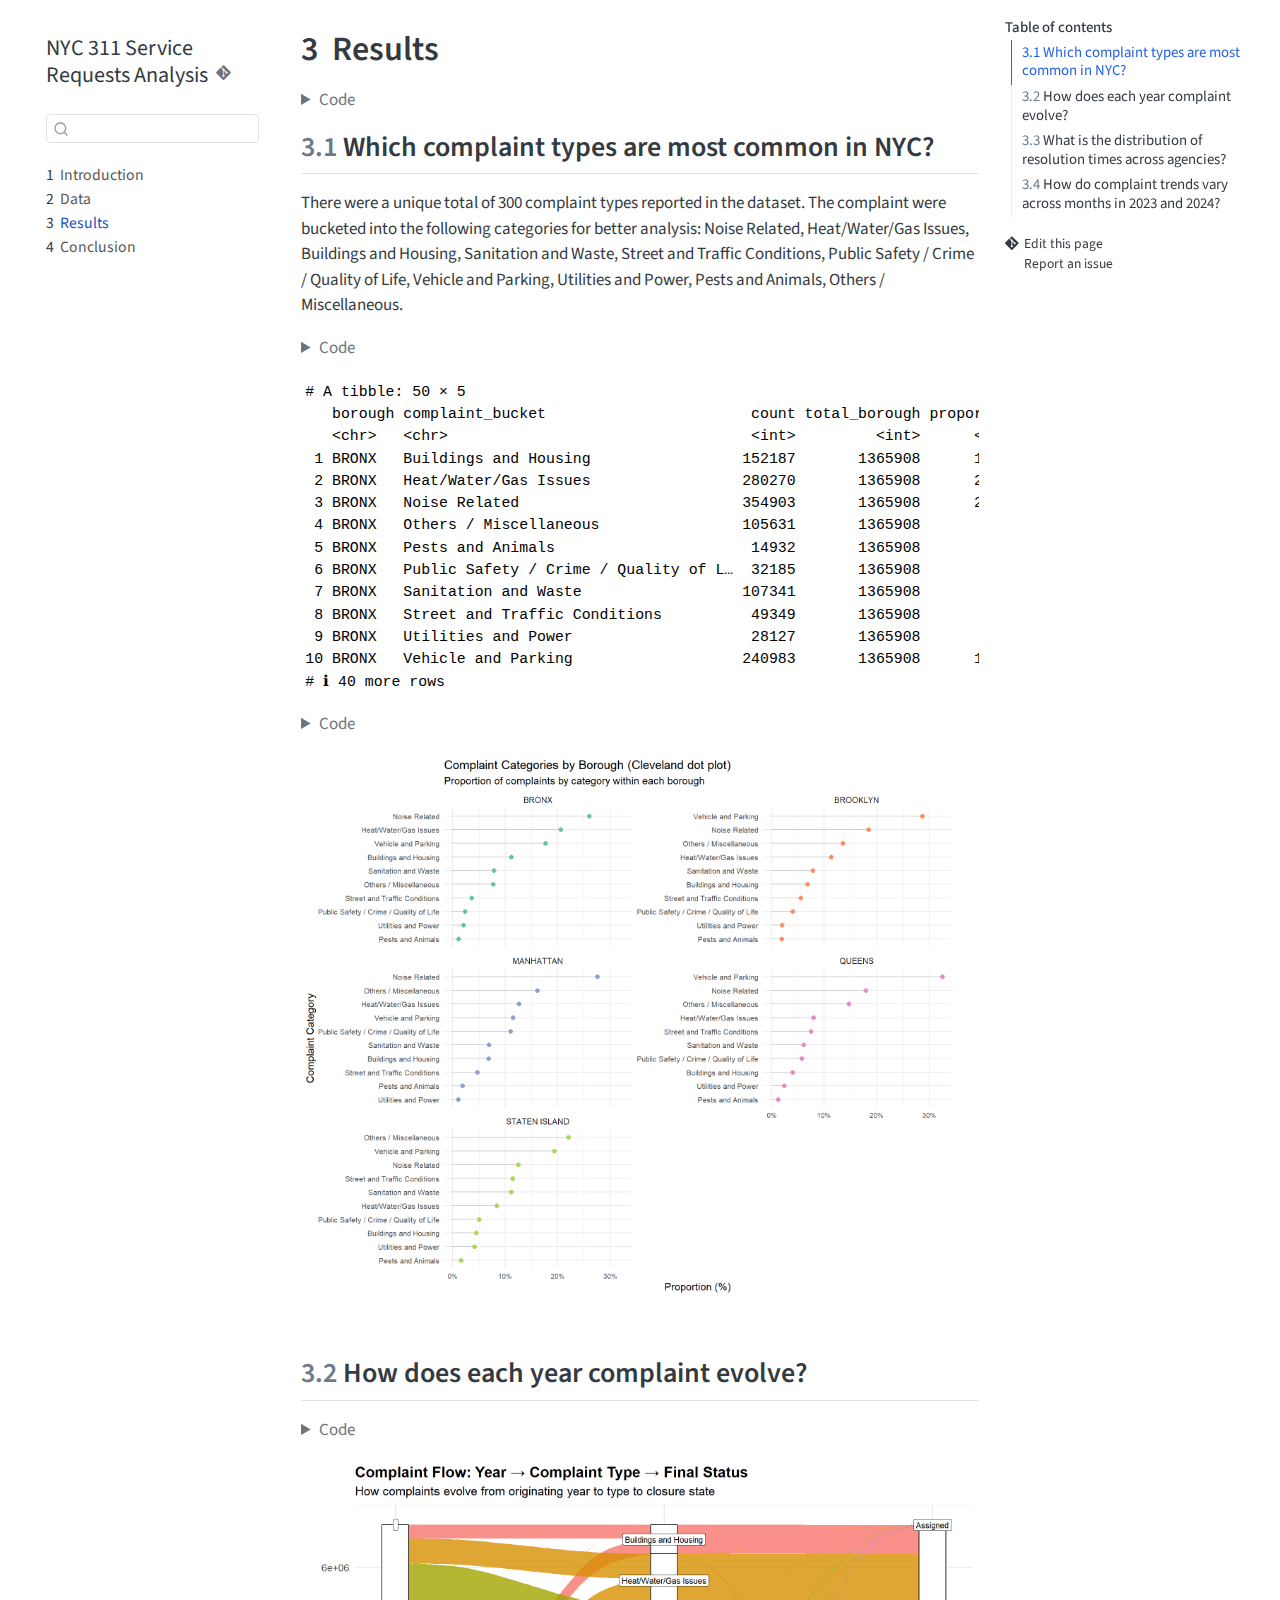
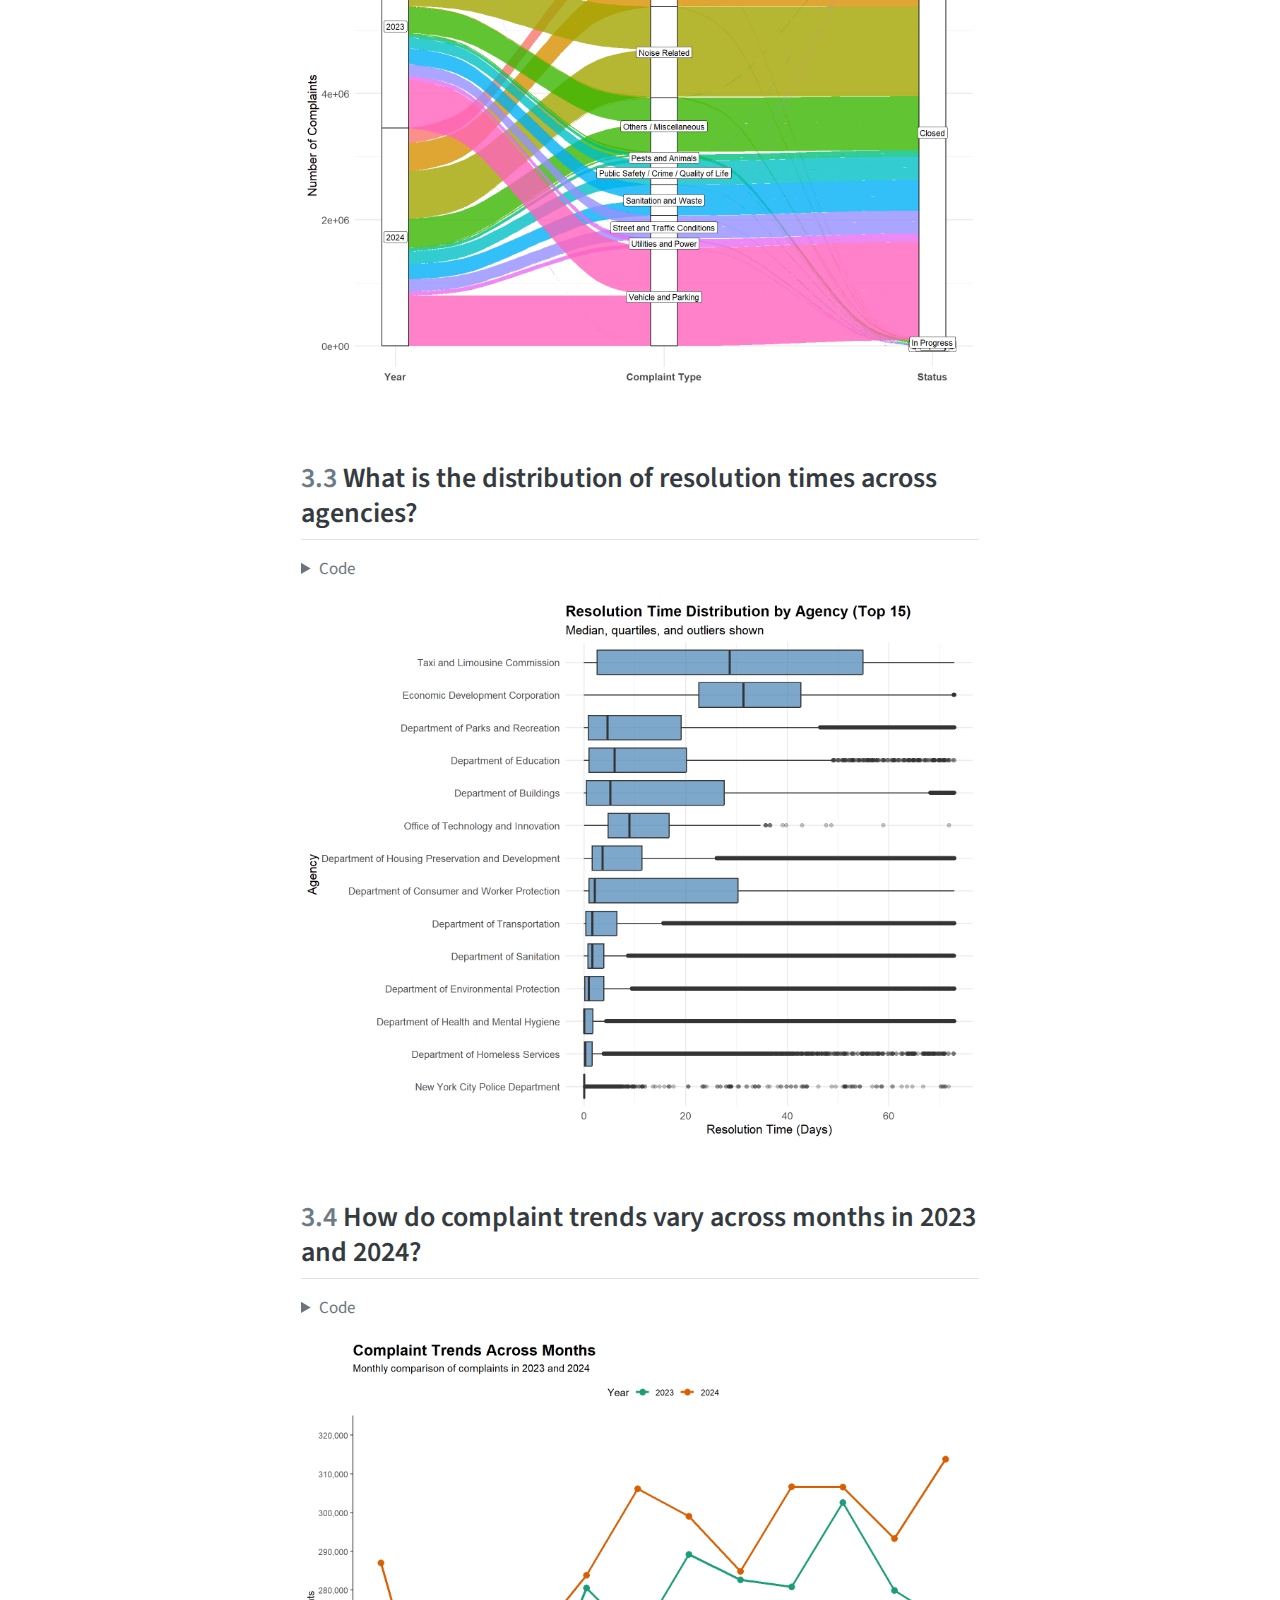
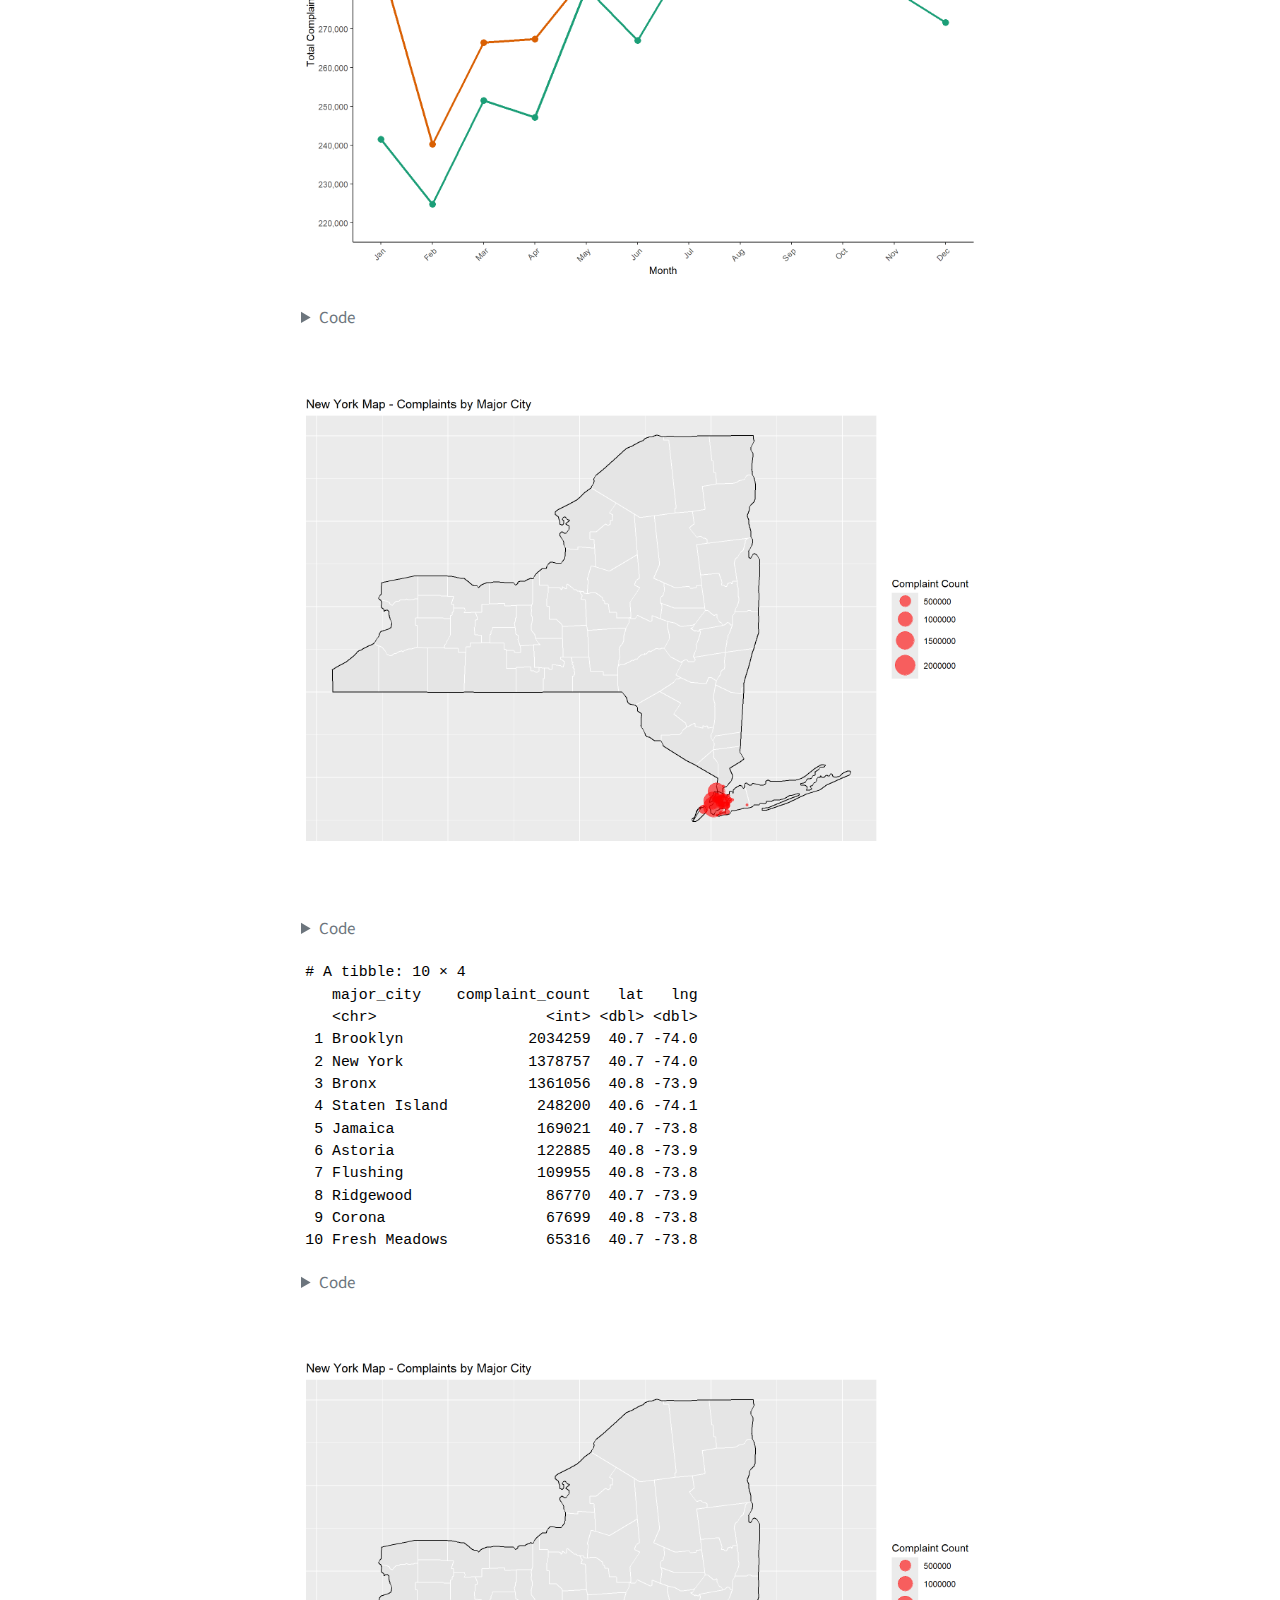
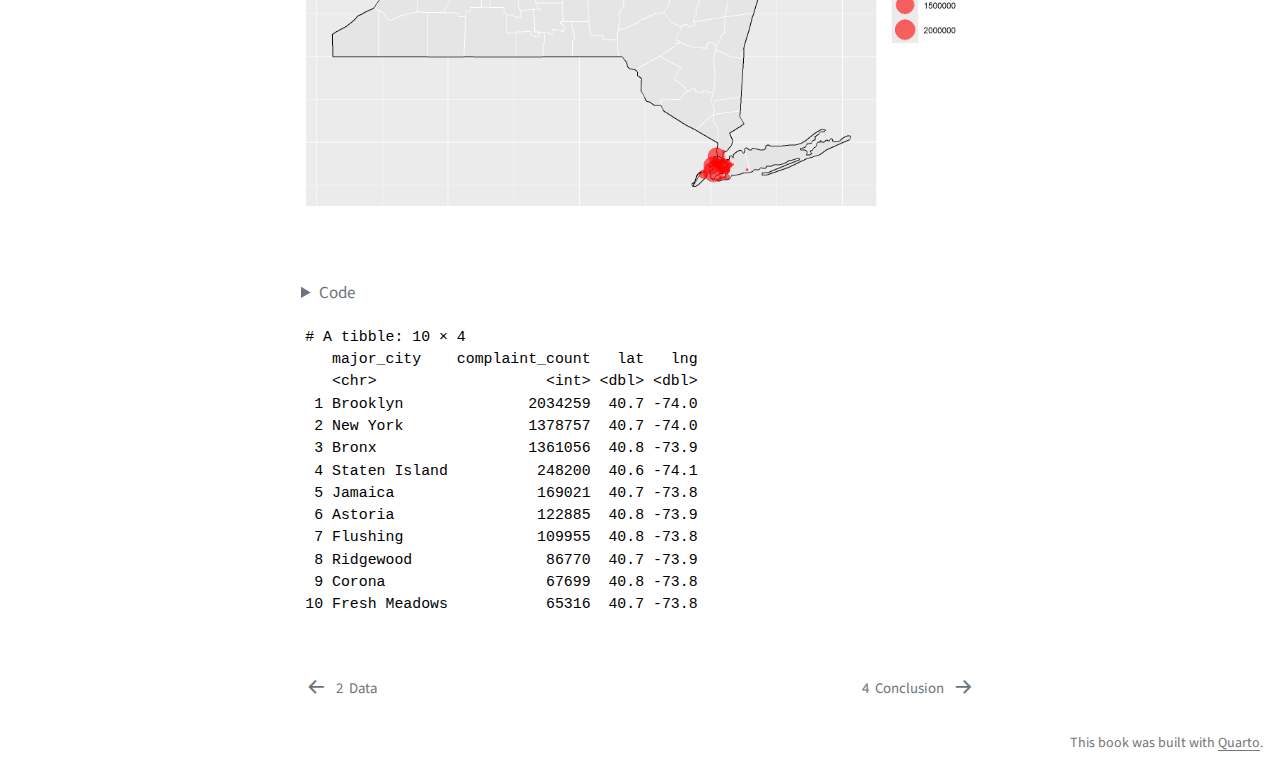
<file: docs/results_hardik.html>
<!DOCTYPE html>
<html xmlns="http://www.w3.org/1999/xhtml" lang="en" xml:lang="en"><head>

<meta charset="utf-8">
<meta name="generator" content="quarto-1.8.26">

<meta name="viewport" content="width=device-width, initial-scale=1.0, user-scalable=yes">


<title>3&nbsp; Results – NYC 311 Service Requests Analysis</title>
<style>
code{white-space: pre-wrap;}
span.smallcaps{font-variant: small-caps;}
div.columns{display: flex; gap: min(4vw, 1.5em);}
div.column{flex: auto; overflow-x: auto;}
div.hanging-indent{margin-left: 1.5em; text-indent: -1.5em;}
ul.task-list{list-style: none;}
ul.task-list li input[type="checkbox"] {
  width: 0.8em;
  margin: 0 0.8em 0.2em -1em; /* quarto-specific, see https://github.com/quarto-dev/quarto-cli/issues/4556 */ 
  vertical-align: middle;
}
/* CSS for syntax highlighting */
html { -webkit-text-size-adjust: 100%; }
pre > code.sourceCode { white-space: pre; position: relative; }
pre > code.sourceCode > span { display: inline-block; line-height: 1.25; }
pre > code.sourceCode > span:empty { height: 1.2em; }
.sourceCode { overflow: visible; }
code.sourceCode > span { color: inherit; text-decoration: inherit; }
div.sourceCode { margin: 1em 0; }
pre.sourceCode { margin: 0; }
@media screen {
div.sourceCode { overflow: auto; }
}
@media print {
pre > code.sourceCode { white-space: pre-wrap; }
pre > code.sourceCode > span { text-indent: -5em; padding-left: 5em; }
}
pre.numberSource code
  { counter-reset: source-line 0; }
pre.numberSource code > span
  { position: relative; left: -4em; counter-increment: source-line; }
pre.numberSource code > span > a:first-child::before
  { content: counter(source-line);
    position: relative; left: -1em; text-align: right; vertical-align: baseline;
    border: none; display: inline-block;
    -webkit-touch-callout: none; -webkit-user-select: none;
    -khtml-user-select: none; -moz-user-select: none;
    -ms-user-select: none; user-select: none;
    padding: 0 4px; width: 4em;
  }
pre.numberSource { margin-left: 3em;  padding-left: 4px; }
div.sourceCode
  {   }
@media screen {
pre > code.sourceCode > span > a:first-child::before { text-decoration: underline; }
}
</style>


<script src="site_libs/quarto-nav/quarto-nav.js"></script>
<script src="site_libs/quarto-nav/headroom.min.js"></script>
<script src="site_libs/clipboard/clipboard.min.js"></script>
<script src="site_libs/quarto-search/autocomplete.umd.js"></script>
<script src="site_libs/quarto-search/fuse.min.js"></script>
<script src="site_libs/quarto-search/quarto-search.js"></script>
<meta name="quarto:offset" content="./">
<link href="./conclusion.html" rel="next">
<link href="./data.html" rel="prev">
<script src="site_libs/quarto-html/quarto.js" type="module"></script>
<script src="site_libs/quarto-html/tabsets/tabsets.js" type="module"></script>
<script src="site_libs/quarto-html/axe/axe-check.js" type="module"></script>
<script src="site_libs/quarto-html/popper.min.js"></script>
<script src="site_libs/quarto-html/tippy.umd.min.js"></script>
<script src="site_libs/quarto-html/anchor.min.js"></script>
<link href="site_libs/quarto-html/tippy.css" rel="stylesheet">
<link href="site_libs/quarto-html/quarto-syntax-highlighting-587c61ba64f3a5504c4d52d930310e48.css" rel="stylesheet" id="quarto-text-highlighting-styles">
<script src="site_libs/bootstrap/bootstrap.min.js"></script>
<link href="site_libs/bootstrap/bootstrap-icons.css" rel="stylesheet">
<link href="site_libs/bootstrap/bootstrap-70a47bd5681a7291082a5b9f83d58762.min.css" rel="stylesheet" append-hash="true" id="quarto-bootstrap" data-mode="light">
<script id="quarto-search-options" type="application/json">{
  "location": "sidebar",
  "copy-button": false,
  "collapse-after": 3,
  "panel-placement": "start",
  "type": "textbox",
  "limit": 50,
  "keyboard-shortcut": [
    "f",
    "/",
    "s"
  ],
  "show-item-context": false,
  "language": {
    "search-no-results-text": "No results",
    "search-matching-documents-text": "matching documents",
    "search-copy-link-title": "Copy link to search",
    "search-hide-matches-text": "Hide additional matches",
    "search-more-match-text": "more match in this document",
    "search-more-matches-text": "more matches in this document",
    "search-clear-button-title": "Clear",
    "search-text-placeholder": "",
    "search-detached-cancel-button-title": "Cancel",
    "search-submit-button-title": "Submit",
    "search-label": "Search"
  }
}</script>


</head>

<body class="nav-sidebar floating quarto-light">

<div id="quarto-search-results"></div>
  <header id="quarto-header" class="headroom fixed-top">
  <nav class="quarto-secondary-nav">
    <div class="container-fluid d-flex">
      <button type="button" class="quarto-btn-toggle btn" data-bs-toggle="collapse" role="button" data-bs-target=".quarto-sidebar-collapse-item" aria-controls="quarto-sidebar" aria-expanded="false" aria-label="Toggle sidebar navigation" onclick="if (window.quartoToggleHeadroom) { window.quartoToggleHeadroom(); }">
        <i class="bi bi-layout-text-sidebar-reverse"></i>
      </button>
        <nav class="quarto-page-breadcrumbs" aria-label="breadcrumb"><ol class="breadcrumb"><li class="breadcrumb-item"><a href="./results_hardik.html"><span class="chapter-number">3</span>&nbsp; <span class="chapter-title">Results</span></a></li></ol></nav>
        <a class="flex-grow-1" role="navigation" data-bs-toggle="collapse" data-bs-target=".quarto-sidebar-collapse-item" aria-controls="quarto-sidebar" aria-expanded="false" aria-label="Toggle sidebar navigation" onclick="if (window.quartoToggleHeadroom) { window.quartoToggleHeadroom(); }">      
        </a>
      <button type="button" class="btn quarto-search-button" aria-label="Search" onclick="window.quartoOpenSearch();">
        <i class="bi bi-search"></i>
      </button>
    </div>
  </nav>
</header>
<!-- content -->
<div id="quarto-content" class="quarto-container page-columns page-rows-contents page-layout-article">
<!-- sidebar -->
  <nav id="quarto-sidebar" class="sidebar collapse collapse-horizontal quarto-sidebar-collapse-item sidebar-navigation floating overflow-auto">
    <div class="pt-lg-2 mt-2 text-left sidebar-header">
    <div class="sidebar-title mb-0 py-0">
      <a href="./">NYC 311 Service Requests Analysis</a> 
        <div class="sidebar-tools-main">
    <a href="https://shweta-3001.github.io/Group-15-NYC-311-Request-Edav-Project/" title="Source Code" class="quarto-navigation-tool px-1" aria-label="Source Code"><i class="bi bi-git"></i></a>
</div>
    </div>
      </div>
        <div class="mt-2 flex-shrink-0 align-items-center">
        <div class="sidebar-search">
        <div id="quarto-search" class="" title="Search"></div>
        </div>
        </div>
    <div class="sidebar-menu-container"> 
    <ul class="list-unstyled mt-1">
        <li class="sidebar-item">
  <div class="sidebar-item-container"> 
  <a href="./index.html" class="sidebar-item-text sidebar-link">
 <span class="menu-text"><span class="chapter-number">1</span>&nbsp; <span class="chapter-title">Introduction</span></span></a>
  </div>
</li>
        <li class="sidebar-item">
  <div class="sidebar-item-container"> 
  <a href="./data.html" class="sidebar-item-text sidebar-link">
 <span class="menu-text"><span class="chapter-number">2</span>&nbsp; <span class="chapter-title">Data</span></span></a>
  </div>
</li>
        <li class="sidebar-item">
  <div class="sidebar-item-container"> 
  <a href="./results_hardik.html" class="sidebar-item-text sidebar-link active">
 <span class="menu-text"><span class="chapter-number">3</span>&nbsp; <span class="chapter-title">Results</span></span></a>
  </div>
</li>
        <li class="sidebar-item">
  <div class="sidebar-item-container"> 
  <a href="./conclusion.html" class="sidebar-item-text sidebar-link">
 <span class="menu-text"><span class="chapter-number">4</span>&nbsp; <span class="chapter-title">Conclusion</span></span></a>
  </div>
</li>
    </ul>
    </div>
</nav>
<div id="quarto-sidebar-glass" class="quarto-sidebar-collapse-item" data-bs-toggle="collapse" data-bs-target=".quarto-sidebar-collapse-item"></div>
<!-- margin-sidebar -->
    <div id="quarto-margin-sidebar" class="sidebar margin-sidebar">
        <nav id="TOC" role="doc-toc" class="toc-active">
    <h2 id="toc-title">Table of contents</h2>
   
  <ul>
  <li><a href="#which-complaint-types-are-most-common-in-nyc" id="toc-which-complaint-types-are-most-common-in-nyc" class="nav-link active" data-scroll-target="#which-complaint-types-are-most-common-in-nyc"><span class="header-section-number">3.1</span> Which complaint types are most common in NYC?</a></li>
  <li><a href="#how-does-each-year-complaint-evolve" id="toc-how-does-each-year-complaint-evolve" class="nav-link" data-scroll-target="#how-does-each-year-complaint-evolve"><span class="header-section-number">3.2</span> How does each year complaint evolve?</a></li>
  <li><a href="#what-is-the-distribution-of-resolution-times-across-agencies" id="toc-what-is-the-distribution-of-resolution-times-across-agencies" class="nav-link" data-scroll-target="#what-is-the-distribution-of-resolution-times-across-agencies"><span class="header-section-number">3.3</span> What is the distribution of resolution times across agencies?</a></li>
  <li><a href="#how-do-complaint-trends-vary-across-months-in-2023-and-2024" id="toc-how-do-complaint-trends-vary-across-months-in-2023-and-2024" class="nav-link" data-scroll-target="#how-do-complaint-trends-vary-across-months-in-2023-and-2024"><span class="header-section-number">3.4</span> How do complaint trends vary across months in 2023 and 2024?</a></li>
  </ul>
<div class="toc-actions"><ul><li><a href="https://shweta-3001.github.io/Group-15-NYC-311-Request-Edav-Project/edit/main/results_hardik.qmd" class="toc-action"><i class="bi bi-git"></i>Edit this page</a></li><li><a href="https://shweta-3001.github.io/Group-15-NYC-311-Request-Edav-Project/issues/new" class="toc-action"><i class="bi empty"></i>Report an issue</a></li></ul></div></nav>
    </div>
<!-- main -->
<main class="content" id="quarto-document-content">

<header id="title-block-header" class="quarto-title-block default">
<div class="quarto-title">
<h1 class="title"><span class="chapter-number">3</span>&nbsp; <span class="chapter-title">Results</span></h1>
</div>



<div class="quarto-title-meta">

    
  
    
  </div>
  


</header>


<div class="cell">
<details class="code-fold">
<summary>Code</summary>
<div class="code-copy-outer-scaffold"><div class="sourceCode cell-code" id="cb1"><pre class="sourceCode r code-with-copy"><code class="sourceCode r"><span id="cb1-1"><a href="#cb1-1" aria-hidden="true" tabindex="-1"></a><span class="fu">library</span>(dplyr)</span>
<span id="cb1-2"><a href="#cb1-2" aria-hidden="true" tabindex="-1"></a><span class="fu">library</span>(ggplot2)</span>
<span id="cb1-3"><a href="#cb1-3" aria-hidden="true" tabindex="-1"></a><span class="fu">library</span>(lubridate)</span>
<span id="cb1-4"><a href="#cb1-4" aria-hidden="true" tabindex="-1"></a><span class="fu">library</span>(stringr)</span>
<span id="cb1-5"><a href="#cb1-5" aria-hidden="true" tabindex="-1"></a><span class="fu">library</span>(tidyr)</span>
<span id="cb1-6"><a href="#cb1-6" aria-hidden="true" tabindex="-1"></a><span class="fu">library</span>(forcats)</span>
<span id="cb1-7"><a href="#cb1-7" aria-hidden="true" tabindex="-1"></a><span class="fu">library</span>(scales)</span>
<span id="cb1-8"><a href="#cb1-8" aria-hidden="true" tabindex="-1"></a><span class="fu">library</span>(tidytext)</span>
<span id="cb1-9"><a href="#cb1-9" aria-hidden="true" tabindex="-1"></a><span class="fu">library</span>(ggalluvial)</span></code></pre></div><button title="Copy to Clipboard" class="code-copy-button"><i class="bi"></i></button></div>
</details>
</div>
<section id="which-complaint-types-are-most-common-in-nyc" class="level2" data-number="3.1">
<h2 data-number="3.1" class="anchored" data-anchor-id="which-complaint-types-are-most-common-in-nyc"><span class="header-section-number">3.1</span> Which complaint types are most common in NYC?</h2>
<p>There were a unique total of 300 complaint types reported in the dataset. The complaint were bucketed into the following categories for better analysis: Noise Related, Heat/Water/Gas Issues, Buildings and Housing, Sanitation and Waste, Street and Traffic Conditions, Public Safety / Crime / Quality of Life, Vehicle and Parking, Utilities and Power, Pests and Animals, Others / Miscellaneous.</p>
<div class="cell">
<details class="code-fold">
<summary>Code</summary>
<div class="code-copy-outer-scaffold"><div class="sourceCode cell-code" id="cb2"><pre class="sourceCode r code-with-copy"><code class="sourceCode r"><span id="cb2-1"><a href="#cb2-1" aria-hidden="true" tabindex="-1"></a>df_clean_final <span class="ot">&lt;-</span> <span class="fu">readRDS</span>(<span class="st">"df_clean_final.rds"</span>)</span>
<span id="cb2-2"><a href="#cb2-2" aria-hidden="true" tabindex="-1"></a>complaint_category_mapping <span class="ot">&lt;-</span> <span class="fu">list</span>(</span>
<span id="cb2-3"><a href="#cb2-3" aria-hidden="true" tabindex="-1"></a>  <span class="st">"Noise Related"</span> <span class="ot">=</span> <span class="fu">c</span>(</span>
<span id="cb2-4"><a href="#cb2-4" aria-hidden="true" tabindex="-1"></a>    <span class="st">"Noise - Residential"</span>, <span class="st">"Noise - Street/Sidewalk"</span>, <span class="st">"Noise - Commercial"</span>,</span>
<span id="cb2-5"><a href="#cb2-5" aria-hidden="true" tabindex="-1"></a>    <span class="st">"Noise"</span>, <span class="st">"Noise - Vehicle"</span>, <span class="st">"Noise - Helicopter"</span>, <span class="st">"Noise - Park"</span>,</span>
<span id="cb2-6"><a href="#cb2-6" aria-hidden="true" tabindex="-1"></a>    <span class="st">"Noise - House of Worship"</span></span>
<span id="cb2-7"><a href="#cb2-7" aria-hidden="true" tabindex="-1"></a>  ),</span>
<span id="cb2-8"><a href="#cb2-8" aria-hidden="true" tabindex="-1"></a>  </span>
<span id="cb2-9"><a href="#cb2-9" aria-hidden="true" tabindex="-1"></a>  <span class="st">"Heat/Water/Gas Issues"</span> <span class="ot">=</span> <span class="fu">c</span>(</span>
<span id="cb2-10"><a href="#cb2-10" aria-hidden="true" tabindex="-1"></a>    <span class="st">"HEAT/HOT WATER"</span>, <span class="st">"Water System"</span>, <span class="st">"WATER LEAK"</span>, <span class="st">"PLUMBING"</span>,</span>
<span id="cb2-11"><a href="#cb2-11" aria-hidden="true" tabindex="-1"></a>    <span class="st">"Water Leak"</span>, <span class="st">"Drinking Water"</span>, <span class="st">"Water Quality"</span>, <span class="st">"Water Maintenance"</span>,</span>
<span id="cb2-12"><a href="#cb2-12" aria-hidden="true" tabindex="-1"></a>    <span class="st">"Water Drainage"</span>, <span class="st">"Drinking Water General"</span>, <span class="st">"Drinking Water Tank"</span>,</span>
<span id="cb2-13"><a href="#cb2-13" aria-hidden="true" tabindex="-1"></a>    <span class="st">"Drinking Water Conservation"</span>, <span class="st">"Bottled Water"</span>, <span class="st">"DEP Sidewalk Condition"</span>,</span>
<span id="cb2-14"><a href="#cb2-14" aria-hidden="true" tabindex="-1"></a>    <span class="st">"Non-Residential Heat"</span>, <span class="st">"Heat/Hot Water"</span></span>
<span id="cb2-15"><a href="#cb2-15" aria-hidden="true" tabindex="-1"></a>  ),</span>
<span id="cb2-16"><a href="#cb2-16" aria-hidden="true" tabindex="-1"></a>  </span>
<span id="cb2-17"><a href="#cb2-17" aria-hidden="true" tabindex="-1"></a>  <span class="st">"Buildings and Housing"</span> <span class="ot">=</span> <span class="fu">c</span>(</span>
<span id="cb2-18"><a href="#cb2-18" aria-hidden="true" tabindex="-1"></a>    <span class="st">"PAINT/PLASTER"</span>, <span class="st">"DOOR/WINDOW"</span>, <span class="st">"FLOORING/STAIRS"</span>, <span class="st">"APPLIANCE"</span>,</span>
<span id="cb2-19"><a href="#cb2-19" aria-hidden="true" tabindex="-1"></a>    <span class="st">"Elevator"</span>, <span class="st">"Lead"</span>, <span class="st">"SAFETY"</span>, <span class="st">"Indoor Air Quality"</span>, <span class="st">"Plumbing"</span>,</span>
<span id="cb2-20"><a href="#cb2-20" aria-hidden="true" tabindex="-1"></a>    <span class="st">"Boilers"</span>, <span class="st">"Electrical"</span>, <span class="st">"ELEVATOR"</span>, <span class="st">"Asbestos"</span>, <span class="st">"Paint/Plaster"</span>,</span>
<span id="cb2-21"><a href="#cb2-21" aria-hidden="true" tabindex="-1"></a>    <span class="st">"Door/Window"</span>, <span class="st">"OUTSIDE BUILDING"</span>, <span class="st">"Wood Pile"</span>, <span class="st">"Mold"</span>,</span>
<span id="cb2-22"><a href="#cb2-22" aria-hidden="true" tabindex="-1"></a>    <span class="st">"Flooring/Stairs"</span>, <span class="st">"Appliance"</span>, <span class="st">"Scaffold Safety"</span>, <span class="st">"Electric"</span>,</span>
<span id="cb2-23"><a href="#cb2-23" aria-hidden="true" tabindex="-1"></a>    <span class="st">"Unstable Building"</span>, <span class="st">"Window Guard"</span>, <span class="st">"Cooling Tower"</span>, <span class="st">"Peeling Paint"</span>,</span>
<span id="cb2-24"><a href="#cb2-24" aria-hidden="true" tabindex="-1"></a>    <span class="st">"Facade Insp Safety Pgm"</span>, <span class="st">"Outside Building"</span></span>
<span id="cb2-25"><a href="#cb2-25" aria-hidden="true" tabindex="-1"></a>  ),</span>
<span id="cb2-26"><a href="#cb2-26" aria-hidden="true" tabindex="-1"></a>  </span>
<span id="cb2-27"><a href="#cb2-27" aria-hidden="true" tabindex="-1"></a>  <span class="st">"Sanitation and Waste"</span> <span class="ot">=</span> <span class="fu">c</span>(</span>
<span id="cb2-28"><a href="#cb2-28" aria-hidden="true" tabindex="-1"></a>    <span class="st">"UNSANITARY CONDITION"</span>, <span class="st">"Dirty Condition"</span>, <span class="st">"Missed Collection"</span>,</span>
<span id="cb2-29"><a href="#cb2-29" aria-hidden="true" tabindex="-1"></a>    <span class="st">"Residential Disposal Complaint"</span>, <span class="st">"Litter Basket Request"</span>,</span>
<span id="cb2-30"><a href="#cb2-30" aria-hidden="true" tabindex="-1"></a>    <span class="st">"Commercial Disposal Complaint"</span>, <span class="st">"Litter Basket Complaint"</span>,</span>
<span id="cb2-31"><a href="#cb2-31" aria-hidden="true" tabindex="-1"></a>    <span class="st">"Sanitation Worker or Vehicle Complaint"</span>, <span class="st">"Dumpster Complaint"</span>,</span>
<span id="cb2-32"><a href="#cb2-32" aria-hidden="true" tabindex="-1"></a>    <span class="st">"Industrial Waste"</span>, <span class="st">"Seasonal Collection"</span>, <span class="st">"Institution Disposal Complaint"</span>,</span>
<span id="cb2-33"><a href="#cb2-33" aria-hidden="true" tabindex="-1"></a>    <span class="st">"Transfer Station Complaint"</span>, <span class="st">"DSNY Internal"</span></span>
<span id="cb2-34"><a href="#cb2-34" aria-hidden="true" tabindex="-1"></a>  ),</span>
<span id="cb2-35"><a href="#cb2-35" aria-hidden="true" tabindex="-1"></a>  </span>
<span id="cb2-36"><a href="#cb2-36" aria-hidden="true" tabindex="-1"></a>  <span class="st">"Street and Traffic Conditions"</span> <span class="ot">=</span> <span class="fu">c</span>(</span>
<span id="cb2-37"><a href="#cb2-37" aria-hidden="true" tabindex="-1"></a>    <span class="st">"Street Condition"</span>, <span class="st">"Traffic Signal Condition"</span>, <span class="st">"Street Light Condition"</span>,</span>
<span id="cb2-38"><a href="#cb2-38" aria-hidden="true" tabindex="-1"></a>    <span class="st">"Sidewalk Condition"</span>, <span class="st">"Curb Condition"</span>, <span class="st">"Street Sign - Damaged"</span>,</span>
<span id="cb2-39"><a href="#cb2-39" aria-hidden="true" tabindex="-1"></a>    <span class="st">"Street Sign - Missing"</span>, <span class="st">"Street Sign - Dangling"</span>, <span class="st">"Highway Condition"</span>,</span>
<span id="cb2-40"><a href="#cb2-40" aria-hidden="true" tabindex="-1"></a>    <span class="st">"Highway Sign - Damaged"</span>, <span class="st">"Highway Sign - Missing"</span>, <span class="st">"Highway Sign - Dangling"</span>,</span>
<span id="cb2-41"><a href="#cb2-41" aria-hidden="true" tabindex="-1"></a>    <span class="st">"Bridge Condition"</span>, <span class="st">"Tunnel Condition"</span>, <span class="st">"DEP Highway Condition"</span>,</span>
<span id="cb2-42"><a href="#cb2-42" aria-hidden="true" tabindex="-1"></a>    <span class="st">"DEP Street Condition"</span></span>
<span id="cb2-43"><a href="#cb2-43" aria-hidden="true" tabindex="-1"></a>  ),</span>
<span id="cb2-44"><a href="#cb2-44" aria-hidden="true" tabindex="-1"></a>  </span>
<span id="cb2-45"><a href="#cb2-45" aria-hidden="true" tabindex="-1"></a>  <span class="st">"Public Safety / Crime / Quality of Life"</span> <span class="ot">=</span> <span class="fu">c</span>(</span>
<span id="cb2-46"><a href="#cb2-46" aria-hidden="true" tabindex="-1"></a>    <span class="st">"Homeless Person Assistance"</span>, <span class="st">"Encampment"</span>, <span class="st">"Non-Emergency Police Matter"</span>,</span>
<span id="cb2-47"><a href="#cb2-47" aria-hidden="true" tabindex="-1"></a>    <span class="st">"Drug Activity"</span>, <span class="st">"Graffiti"</span>, <span class="st">"Illegal Fireworks"</span>, <span class="st">"Panhandling"</span>,</span>
<span id="cb2-48"><a href="#cb2-48" aria-hidden="true" tabindex="-1"></a>    <span class="st">"Animal-Abuse"</span>, <span class="st">"Violation of Park Rules"</span>, <span class="st">"Illegal Posting"</span>,</span>
<span id="cb2-49"><a href="#cb2-49" aria-hidden="true" tabindex="-1"></a>    <span class="st">"Hazardous Materials"</span>, <span class="st">"Smoking"</span>, <span class="st">"Unleashed Dog"</span>, <span class="st">"Urinating in Public"</span>,</span>
<span id="cb2-50"><a href="#cb2-50" aria-hidden="true" tabindex="-1"></a>    <span class="st">"Disorderly Youth"</span>, <span class="st">"Squeegee"</span>, <span class="st">"Quality of Life"</span>, <span class="st">"Face Covering Violation"</span></span>
<span id="cb2-51"><a href="#cb2-51" aria-hidden="true" tabindex="-1"></a>  ),</span>
<span id="cb2-52"><a href="#cb2-52" aria-hidden="true" tabindex="-1"></a>  </span>
<span id="cb2-53"><a href="#cb2-53" aria-hidden="true" tabindex="-1"></a>  <span class="st">"Vehicle and Parking"</span> <span class="ot">=</span> <span class="fu">c</span>(</span>
<span id="cb2-54"><a href="#cb2-54" aria-hidden="true" tabindex="-1"></a>    <span class="st">"Illegal Parking"</span>, <span class="st">"Blocked Driveway"</span>, <span class="st">"Abandoned Vehicle"</span>,</span>
<span id="cb2-55"><a href="#cb2-55" aria-hidden="true" tabindex="-1"></a>    <span class="st">"Derelict Vehicles"</span>, <span class="st">"Broken Parking Meter"</span>, <span class="st">"Municipal Parking Facility"</span></span>
<span id="cb2-56"><a href="#cb2-56" aria-hidden="true" tabindex="-1"></a>  ),</span>
<span id="cb2-57"><a href="#cb2-57" aria-hidden="true" tabindex="-1"></a>  </span>
<span id="cb2-58"><a href="#cb2-58" aria-hidden="true" tabindex="-1"></a>  <span class="st">"Utilities and Power"</span> <span class="ot">=</span> <span class="fu">c</span>(</span>
<span id="cb2-59"><a href="#cb2-59" aria-hidden="true" tabindex="-1"></a>    <span class="st">"ELECTRIC"</span>, <span class="st">"Sewer"</span>, <span class="st">"Root/Sewer/Sidewalk Condition"</span>, <span class="st">"Radioactive Material"</span>,</span>
<span id="cb2-60"><a href="#cb2-60" aria-hidden="true" tabindex="-1"></a>    <span class="st">"X-Ray Machine/Equipment"</span>, <span class="st">"Oil or Gas Spill"</span></span>
<span id="cb2-61"><a href="#cb2-61" aria-hidden="true" tabindex="-1"></a>  ),</span>
<span id="cb2-62"><a href="#cb2-62" aria-hidden="true" tabindex="-1"></a>  </span>
<span id="cb2-63"><a href="#cb2-63" aria-hidden="true" tabindex="-1"></a>  <span class="st">"Pests and Animals"</span> <span class="ot">=</span> <span class="fu">c</span>(</span>
<span id="cb2-64"><a href="#cb2-64" aria-hidden="true" tabindex="-1"></a>    <span class="st">"Rodent"</span>, <span class="st">"Animal in a Park"</span>, <span class="st">"Unsanitary Pigeon Condition"</span>,</span>
<span id="cb2-65"><a href="#cb2-65" aria-hidden="true" tabindex="-1"></a>    <span class="st">"Harboring Bees/Wasps"</span>, <span class="st">"Illegal Animal Kept as Pet"</span>, <span class="st">"Mosquitoes"</span>,</span>
<span id="cb2-66"><a href="#cb2-66" aria-hidden="true" tabindex="-1"></a>    <span class="st">"Pet Shop"</span>, <span class="st">"Poison Ivy"</span>, <span class="st">"Illegal Animal Sold"</span>, <span class="st">"Unsanitary Animal Facility"</span>,</span>
<span id="cb2-67"><a href="#cb2-67" aria-hidden="true" tabindex="-1"></a>    <span class="st">"Animal Facility - No Permit"</span>, <span class="st">"Unlicensed Dog"</span>, <span class="st">"Unsanitary Animal Pvt Property"</span></span>
<span id="cb2-68"><a href="#cb2-68" aria-hidden="true" tabindex="-1"></a>  ),</span>
<span id="cb2-69"><a href="#cb2-69" aria-hidden="true" tabindex="-1"></a>  </span>
<span id="cb2-70"><a href="#cb2-70" aria-hidden="true" tabindex="-1"></a>  <span class="st">"Others / Miscellaneous"</span> <span class="ot">=</span> <span class="fu">c</span>(</span>
<span id="cb2-71"><a href="#cb2-71" aria-hidden="true" tabindex="-1"></a>    <span class="st">"General Construction/Plumbing"</span>, <span class="st">"Illegal Dumping"</span>, <span class="st">"GENERAL"</span>,</span>
<span id="cb2-72"><a href="#cb2-72" aria-hidden="true" tabindex="-1"></a>    <span class="st">"Damaged Tree"</span>, <span class="st">"Maintenance or Facility"</span>, <span class="st">"New Tree Request"</span>,</span>
<span id="cb2-73"><a href="#cb2-73" aria-hidden="true" tabindex="-1"></a>    <span class="st">"For Hire Vehicle Complaint"</span>, <span class="st">"Overgrown Tree/Branches"</span>, <span class="st">"Consumer Complaint"</span>,</span>
<span id="cb2-74"><a href="#cb2-74" aria-hidden="true" tabindex="-1"></a>    <span class="st">"Vendor Enforcement"</span>, <span class="st">"Building/Use"</span>, <span class="st">"Obstruction"</span>, <span class="st">"Air Quality"</span>,</span>
<span id="cb2-75"><a href="#cb2-75" aria-hidden="true" tabindex="-1"></a>    <span class="st">"Dead/Dying Tree"</span>, <span class="st">"Dead Animal"</span>, <span class="st">"Street Sweeping Complaint"</span>,</span>
<span id="cb2-76"><a href="#cb2-76" aria-hidden="true" tabindex="-1"></a>    <span class="st">"Taxi Complaint"</span>, <span class="st">"Lost Property"</span>, <span class="st">"Outdoor Dining"</span>,</span>
<span id="cb2-77"><a href="#cb2-77" aria-hidden="true" tabindex="-1"></a>    <span class="st">"Real Time Enforcement"</span>, <span class="st">"Mobile Food Vendor"</span>, <span class="st">"Bike/Roller/Skate"</span>,</span>
<span id="cb2-78"><a href="#cb2-78" aria-hidden="true" tabindex="-1"></a>    <span class="st">"Chronic"</span>, <span class="st">"Special Projects Inspection Team (SPIT)"</span>, <span class="st">"Illegal Tree Damage"</span>,</span>
<span id="cb2-79"><a href="#cb2-79" aria-hidden="true" tabindex="-1"></a>    <span class="st">"Electronics Waste Appointment"</span>, <span class="st">"Emergency Response Team (ERT)"</span>,</span>
<span id="cb2-80"><a href="#cb2-80" aria-hidden="true" tabindex="-1"></a>    <span class="st">"Food Poisoning"</span>, <span class="st">"Smoking or Vaping"</span>, <span class="st">"Day Care"</span>, <span class="st">"Standing Water"</span>,</span>
<span id="cb2-81"><a href="#cb2-81" aria-hidden="true" tabindex="-1"></a>    <span class="st">"Investigations and Discipline (IAD)"</span>, <span class="st">"Remaining Taxi Report"</span>,</span>
<span id="cb2-82"><a href="#cb2-82" aria-hidden="true" tabindex="-1"></a>    <span class="st">"E-Scooter"</span>, <span class="st">"BEST/Site Safety"</span>, <span class="st">"Indoor Sewage"</span>, <span class="st">"For Hire Vehicle Report"</span>,</span>
<span id="cb2-83"><a href="#cb2-83" aria-hidden="true" tabindex="-1"></a>    <span class="st">"Uprooted Stump"</span>, <span class="st">"Green Taxi Complaint"</span>, <span class="st">"Ferry Inquiry"</span>, <span class="st">"Ferry Complaint"</span>,</span>
<span id="cb2-84"><a href="#cb2-84" aria-hidden="true" tabindex="-1"></a>    <span class="st">"Beach/Pool/Sauna Complaint"</span>, <span class="st">"Tattooing"</span>, <span class="st">"Plant"</span>, <span class="st">"Bus Stop Shelter Placement"</span>,</span>
<span id="cb2-85"><a href="#cb2-85" aria-hidden="true" tabindex="-1"></a>    <span class="st">"LinkNYC"</span>, <span class="st">"Bus Stop Shelter Complaint"</span>, <span class="st">"Posting Advertisement"</span>,</span>
<span id="cb2-86"><a href="#cb2-86" aria-hidden="true" tabindex="-1"></a>    <span class="st">"Taxi Compliment"</span>, <span class="st">"AHV Inspection Unit"</span>, <span class="st">"Adopt-A-Basket"</span>,</span>
<span id="cb2-87"><a href="#cb2-87" aria-hidden="true" tabindex="-1"></a>    <span class="st">"Cranes and Derricks"</span>, <span class="st">"Recycling Basket Complaint"</span>, <span class="st">"Found Property"</span>,</span>
<span id="cb2-88"><a href="#cb2-88" aria-hidden="true" tabindex="-1"></a>    <span class="st">"Incorrect Data"</span>, <span class="st">"Bike Rack"</span>, <span class="st">"Special Natural Area District (SNAD)"</span>,</span>
<span id="cb2-89"><a href="#cb2-89" aria-hidden="true" tabindex="-1"></a>    <span class="st">"Public Toilet"</span>, <span class="st">"Dept of Investigations"</span>, <span class="st">"Lifeguard"</span>, <span class="st">"Special Operations"</span>,</span>
<span id="cb2-90"><a href="#cb2-90" aria-hidden="true" tabindex="-1"></a>    <span class="st">"Dispatched Taxi Complaint"</span>, <span class="st">"Boiler"</span>, <span class="st">"Bench"</span>, <span class="st">"Building Condition"</span>,</span>
<span id="cb2-91"><a href="#cb2-91" aria-hidden="true" tabindex="-1"></a>    <span class="st">"Taxi Licensee Complaint"</span>, <span class="st">"Retailer Complaint"</span>, <span class="st">"Calorie Labeling"</span>,</span>
<span id="cb2-92"><a href="#cb2-92" aria-hidden="true" tabindex="-1"></a>    <span class="st">"ZTESTINT"</span>, <span class="st">"Public Payphone Complaint"</span>, <span class="st">"FHV Licensee Complaint"</span>,</span>
<span id="cb2-93"><a href="#cb2-93" aria-hidden="true" tabindex="-1"></a>    <span class="st">"Wayfinding SNW"</span>, <span class="st">"Leaning"</span>, <span class="st">"Bar"</span>, <span class="st">"Building Marshal's Office"</span>,</span>
<span id="cb2-94"><a href="#cb2-94" aria-hidden="true" tabindex="-1"></a>    <span class="st">"Building Marshals office"</span>, <span class="st">"DOB Posted Notice or Order"</span>,</span>
<span id="cb2-95"><a href="#cb2-95" aria-hidden="true" tabindex="-1"></a>    <span class="st">"Construction Safety Enforcement"</span>, <span class="st">"Tanning"</span>, <span class="st">"Executive Inspections"</span>,</span>
<span id="cb2-96"><a href="#cb2-96" aria-hidden="true" tabindex="-1"></a>    <span class="st">"Internal"</span>, <span class="st">"Code"</span>, <span class="st">"Private School"</span>, <span class="st">"Vaccine Mandate Non-Compliance"</span>,</span>
<span id="cb2-97"><a href="#cb2-97" aria-hidden="true" tabindex="-1"></a>    <span class="st">"Dispatched Taxi Compliment"</span>, <span class="st">"SRDE"</span>, <span class="st">"Stalled Sites"</span>,</span>
<span id="cb2-98"><a href="#cb2-98" aria-hidden="true" tabindex="-1"></a>    <span class="st">"Sustainability Enforcement"</span>, <span class="st">"Trans Fat"</span>, <span class="st">"Food Establishment"</span>,</span>
<span id="cb2-99"><a href="#cb2-99" aria-hidden="true" tabindex="-1"></a>    <span class="st">"Sewer Maintenance"</span>, <span class="st">"Bike Rack Condition"</span>, <span class="st">"Construction Lead Dust"</span></span>
<span id="cb2-100"><a href="#cb2-100" aria-hidden="true" tabindex="-1"></a>  )</span>
<span id="cb2-101"><a href="#cb2-101" aria-hidden="true" tabindex="-1"></a>)</span>
<span id="cb2-102"><a href="#cb2-102" aria-hidden="true" tabindex="-1"></a></span>
<span id="cb2-103"><a href="#cb2-103" aria-hidden="true" tabindex="-1"></a><span class="co"># Create a long-format data frame</span></span>
<span id="cb2-104"><a href="#cb2-104" aria-hidden="true" tabindex="-1"></a>complaint_mapping_df <span class="ot">&lt;-</span> <span class="fu">data.frame</span>(</span>
<span id="cb2-105"><a href="#cb2-105" aria-hidden="true" tabindex="-1"></a>  <span class="at">complaint_type =</span> <span class="fu">unlist</span>(complaint_category_mapping),</span>
<span id="cb2-106"><a href="#cb2-106" aria-hidden="true" tabindex="-1"></a>  <span class="at">category =</span> <span class="fu">rep</span>(<span class="fu">names</span>(complaint_category_mapping), </span>
<span id="cb2-107"><a href="#cb2-107" aria-hidden="true" tabindex="-1"></a>                 <span class="fu">sapply</span>(complaint_category_mapping, length)),</span>
<span id="cb2-108"><a href="#cb2-108" aria-hidden="true" tabindex="-1"></a>  <span class="at">stringsAsFactors =</span> <span class="cn">FALSE</span></span>
<span id="cb2-109"><a href="#cb2-109" aria-hidden="true" tabindex="-1"></a>)</span>
<span id="cb2-110"><a href="#cb2-110" aria-hidden="true" tabindex="-1"></a><span class="fu">rownames</span>(complaint_mapping_df) <span class="ot">&lt;-</span> <span class="cn">NULL</span></span>
<span id="cb2-111"><a href="#cb2-111" aria-hidden="true" tabindex="-1"></a>map_complaint_to_category <span class="ot">&lt;-</span> <span class="cf">function</span>(complaint_type) {</span>
<span id="cb2-112"><a href="#cb2-112" aria-hidden="true" tabindex="-1"></a>  <span class="cf">for</span> (category <span class="cf">in</span> <span class="fu">names</span>(complaint_category_mapping)) {</span>
<span id="cb2-113"><a href="#cb2-113" aria-hidden="true" tabindex="-1"></a>    <span class="cf">if</span> (complaint_type <span class="sc">%in%</span> complaint_category_mapping[[category]]) {</span>
<span id="cb2-114"><a href="#cb2-114" aria-hidden="true" tabindex="-1"></a>      <span class="fu">return</span>(category)</span>
<span id="cb2-115"><a href="#cb2-115" aria-hidden="true" tabindex="-1"></a>    }</span>
<span id="cb2-116"><a href="#cb2-116" aria-hidden="true" tabindex="-1"></a>  }</span>
<span id="cb2-117"><a href="#cb2-117" aria-hidden="true" tabindex="-1"></a>  <span class="fu">return</span>(<span class="st">"Others / Miscellaneous"</span>)</span>
<span id="cb2-118"><a href="#cb2-118" aria-hidden="true" tabindex="-1"></a>}</span>
<span id="cb2-119"><a href="#cb2-119" aria-hidden="true" tabindex="-1"></a></span>
<span id="cb2-120"><a href="#cb2-120" aria-hidden="true" tabindex="-1"></a><span class="co"># Apply the mapping to create complaint_bucket column</span></span>
<span id="cb2-121"><a href="#cb2-121" aria-hidden="true" tabindex="-1"></a>df_clean_final <span class="ot">&lt;-</span> df_clean_final <span class="sc">|&gt;</span></span>
<span id="cb2-122"><a href="#cb2-122" aria-hidden="true" tabindex="-1"></a>  <span class="fu">mutate</span>(<span class="at">complaint_bucket =</span> <span class="fu">sapply</span>(complaint_type, map_complaint_to_category))</span>
<span id="cb2-123"><a href="#cb2-123" aria-hidden="true" tabindex="-1"></a></span>
<span id="cb2-124"><a href="#cb2-124" aria-hidden="true" tabindex="-1"></a>complaint_bucket_counts <span class="ot">&lt;-</span> df_clean_final <span class="sc">|&gt;</span></span>
<span id="cb2-125"><a href="#cb2-125" aria-hidden="true" tabindex="-1"></a>  <span class="fu">count</span>(complaint_bucket, <span class="at">sort =</span> <span class="cn">TRUE</span>)</span>
<span id="cb2-126"><a href="#cb2-126" aria-hidden="true" tabindex="-1"></a></span>
<span id="cb2-127"><a href="#cb2-127" aria-hidden="true" tabindex="-1"></a>complaint_bucket_borough <span class="ot">&lt;-</span> df_clean_final <span class="sc">|&gt;</span></span>
<span id="cb2-128"><a href="#cb2-128" aria-hidden="true" tabindex="-1"></a>  <span class="fu">group_by</span>(borough, complaint_bucket) <span class="sc">|&gt;</span></span>
<span id="cb2-129"><a href="#cb2-129" aria-hidden="true" tabindex="-1"></a>  <span class="fu">summarise</span>(<span class="at">count =</span> <span class="fu">n</span>(), <span class="at">.groups =</span> <span class="st">"drop"</span>) <span class="sc">|&gt;</span></span>
<span id="cb2-130"><a href="#cb2-130" aria-hidden="true" tabindex="-1"></a>  <span class="fu">group_by</span>(borough) <span class="sc">|&gt;</span></span>
<span id="cb2-131"><a href="#cb2-131" aria-hidden="true" tabindex="-1"></a>  <span class="fu">mutate</span>(</span>
<span id="cb2-132"><a href="#cb2-132" aria-hidden="true" tabindex="-1"></a>    <span class="at">total_borough =</span> <span class="fu">sum</span>(count),</span>
<span id="cb2-133"><a href="#cb2-133" aria-hidden="true" tabindex="-1"></a>    <span class="at">proportion =</span> count <span class="sc">/</span> total_borough <span class="sc">*</span> <span class="dv">100</span></span>
<span id="cb2-134"><a href="#cb2-134" aria-hidden="true" tabindex="-1"></a>  ) <span class="sc">|&gt;</span></span>
<span id="cb2-135"><a href="#cb2-135" aria-hidden="true" tabindex="-1"></a>  <span class="fu">ungroup</span>()</span>
<span id="cb2-136"><a href="#cb2-136" aria-hidden="true" tabindex="-1"></a><span class="fu">print</span>(complaint_bucket_borough)</span></code></pre></div><button title="Copy to Clipboard" class="code-copy-button"><i class="bi"></i></button></div>
</details>
<div class="cell-output cell-output-stdout">
<pre><code># A tibble: 50 × 5
   borough complaint_bucket                       count total_borough proportion
   &lt;chr&gt;   &lt;chr&gt;                                  &lt;int&gt;         &lt;int&gt;      &lt;dbl&gt;
 1 BRONX   Buildings and Housing                 152187       1365908      11.1 
 2 BRONX   Heat/Water/Gas Issues                 280270       1365908      20.5 
 3 BRONX   Noise Related                         354903       1365908      26.0 
 4 BRONX   Others / Miscellaneous                105631       1365908       7.73
 5 BRONX   Pests and Animals                      14932       1365908       1.09
 6 BRONX   Public Safety / Crime / Quality of L…  32185       1365908       2.36
 7 BRONX   Sanitation and Waste                  107341       1365908       7.86
 8 BRONX   Street and Traffic Conditions          49349       1365908       3.61
 9 BRONX   Utilities and Power                    28127       1365908       2.06
10 BRONX   Vehicle and Parking                   240983       1365908      17.6 
# ℹ 40 more rows</code></pre>
</div>
</div>
<div class="cell">
<details class="code-fold">
<summary>Code</summary>
<div class="code-copy-outer-scaffold"><div class="sourceCode cell-code" id="cb4"><pre class="sourceCode r code-with-copy"><code class="sourceCode r"><span id="cb4-1"><a href="#cb4-1" aria-hidden="true" tabindex="-1"></a><span class="co"># prepare plot data: percent label and reorder within each borough</span></span>
<span id="cb4-2"><a href="#cb4-2" aria-hidden="true" tabindex="-1"></a><span class="fu">library</span>(forcats)</span>
<span id="cb4-3"><a href="#cb4-3" aria-hidden="true" tabindex="-1"></a><span class="fu">library</span>(scales)</span>
<span id="cb4-4"><a href="#cb4-4" aria-hidden="true" tabindex="-1"></a><span class="fu">library</span>(tidytext)</span>
<span id="cb4-5"><a href="#cb4-5" aria-hidden="true" tabindex="-1"></a>plot_df <span class="ot">&lt;-</span> complaint_bucket_borough <span class="sc">|&gt;</span></span>
<span id="cb4-6"><a href="#cb4-6" aria-hidden="true" tabindex="-1"></a>  <span class="fu">mutate</span>(<span class="at">prop_label =</span> <span class="fu">paste0</span>(<span class="fu">round</span>(proportion, <span class="dv">1</span>), <span class="st">"%"</span>),</span>
<span id="cb4-7"><a href="#cb4-7" aria-hidden="true" tabindex="-1"></a>         <span class="at">complaint_bucket =</span> <span class="fu">reorder_within</span>(complaint_bucket, proportion, borough, <span class="at">fun =</span> max))</span>
<span id="cb4-8"><a href="#cb4-8" aria-hidden="true" tabindex="-1"></a></span>
<span id="cb4-9"><a href="#cb4-9" aria-hidden="true" tabindex="-1"></a><span class="co"># Cleveland dot-plot showing proportion (%) and ordered by highest per borough</span></span>
<span id="cb4-10"><a href="#cb4-10" aria-hidden="true" tabindex="-1"></a><span class="fu">ggplot</span>(plot_df, <span class="fu">aes</span>(<span class="at">x =</span> proportion, <span class="at">y =</span> complaint_bucket)) <span class="sc">+</span></span>
<span id="cb4-11"><a href="#cb4-11" aria-hidden="true" tabindex="-1"></a>  <span class="fu">geom_segment</span>(<span class="fu">aes</span>(<span class="at">x =</span> <span class="dv">0</span>, <span class="at">xend =</span> proportion, <span class="at">yend =</span> complaint_bucket),</span>
<span id="cb4-12"><a href="#cb4-12" aria-hidden="true" tabindex="-1"></a>               <span class="at">color =</span> <span class="st">"gray80"</span>) <span class="sc">+</span></span>
<span id="cb4-13"><a href="#cb4-13" aria-hidden="true" tabindex="-1"></a>  <span class="fu">geom_point</span>(<span class="fu">aes</span>(<span class="at">color =</span> borough), <span class="at">size =</span> <span class="dv">2</span>) <span class="sc">+</span></span>
<span id="cb4-14"><a href="#cb4-14" aria-hidden="true" tabindex="-1"></a></span>
<span id="cb4-15"><a href="#cb4-15" aria-hidden="true" tabindex="-1"></a>  <span class="fu">facet_wrap</span>(<span class="sc">~</span> borough, <span class="at">scales =</span> <span class="st">"free_y"</span>, <span class="at">ncol =</span> <span class="dv">2</span>) <span class="sc">+</span></span>
<span id="cb4-16"><a href="#cb4-16" aria-hidden="true" tabindex="-1"></a>  <span class="fu">scale_x_continuous</span>(<span class="at">labels =</span> <span class="cf">function</span>(x) <span class="fu">paste0</span>(x, <span class="st">"%"</span>)) <span class="sc">+</span></span>
<span id="cb4-17"><a href="#cb4-17" aria-hidden="true" tabindex="-1"></a>  <span class="fu">scale_y_reordered</span>() <span class="sc">+</span></span>
<span id="cb4-18"><a href="#cb4-18" aria-hidden="true" tabindex="-1"></a>  <span class="fu">scale_color_brewer</span>(<span class="at">palette =</span> <span class="st">"Set2"</span>) <span class="sc">+</span></span>
<span id="cb4-19"><a href="#cb4-19" aria-hidden="true" tabindex="-1"></a>  <span class="fu">theme_minimal</span>() <span class="sc">+</span></span>
<span id="cb4-20"><a href="#cb4-20" aria-hidden="true" tabindex="-1"></a>  <span class="fu">theme</span>(</span>
<span id="cb4-21"><a href="#cb4-21" aria-hidden="true" tabindex="-1"></a>    <span class="at">legend.position =</span> <span class="st">"none"</span>,</span>
<span id="cb4-22"><a href="#cb4-22" aria-hidden="true" tabindex="-1"></a>    <span class="at">axis.text.x =</span> <span class="fu">element_text</span>(<span class="at">size =</span> <span class="dv">7</span>),</span>
<span id="cb4-23"><a href="#cb4-23" aria-hidden="true" tabindex="-1"></a>    <span class="at">axis.text.y =</span> <span class="fu">element_text</span>(<span class="at">size =</span> <span class="dv">8</span>),</span>
<span id="cb4-24"><a href="#cb4-24" aria-hidden="true" tabindex="-1"></a>    <span class="at">plot.margin =</span> <span class="fu">margin</span>(<span class="dv">5</span>, <span class="dv">30</span>, <span class="dv">5</span>, <span class="dv">5</span>) <span class="co"># room for labels</span></span>
<span id="cb4-25"><a href="#cb4-25" aria-hidden="true" tabindex="-1"></a>  ) <span class="sc">+</span></span>
<span id="cb4-26"><a href="#cb4-26" aria-hidden="true" tabindex="-1"></a>  <span class="fu">labs</span>(</span>
<span id="cb4-27"><a href="#cb4-27" aria-hidden="true" tabindex="-1"></a>    <span class="at">title =</span> <span class="st">"Complaint Categories by Borough (Cleveland dot plot)"</span>,</span>
<span id="cb4-28"><a href="#cb4-28" aria-hidden="true" tabindex="-1"></a>    <span class="at">subtitle =</span> <span class="st">"Proportion of complaints by category within each borough"</span>,</span>
<span id="cb4-29"><a href="#cb4-29" aria-hidden="true" tabindex="-1"></a>    <span class="at">x =</span> <span class="st">"Proportion (%)"</span>,</span>
<span id="cb4-30"><a href="#cb4-30" aria-hidden="true" tabindex="-1"></a>    <span class="at">y =</span> <span class="st">"Complaint Category"</span></span>
<span id="cb4-31"><a href="#cb4-31" aria-hidden="true" tabindex="-1"></a>  ) <span class="sc">+</span></span>
<span id="cb4-32"><a href="#cb4-32" aria-hidden="true" tabindex="-1"></a>  <span class="fu">coord_cartesian</span>(<span class="at">clip =</span> <span class="st">"off"</span>)</span></code></pre></div><button title="Copy to Clipboard" class="code-copy-button"><i class="bi"></i></button></div>
</details>
<div class="cell-output-display">
<div>
<figure class="figure">
<p><img src="results_hardik_files/figure-html/unnamed-chunk-3-1.png" class="img-fluid figure-img" width="960"></p>
</figure>
</div>
</div>
</div>
</section>
<section id="how-does-each-year-complaint-evolve" class="level2" data-number="3.2">
<h2 data-number="3.2" class="anchored" data-anchor-id="how-does-each-year-complaint-evolve"><span class="header-section-number">3.2</span> How does each year complaint evolve?</h2>
<div class="cell">
<details class="code-fold">
<summary>Code</summary>
<div class="code-copy-outer-scaffold"><div class="sourceCode cell-code" id="cb5"><pre class="sourceCode r code-with-copy"><code class="sourceCode r"><span id="cb5-1"><a href="#cb5-1" aria-hidden="true" tabindex="-1"></a><span class="co"># Prepare alluvial data</span></span>
<span id="cb5-2"><a href="#cb5-2" aria-hidden="true" tabindex="-1"></a>df_viz <span class="ot">&lt;-</span> df_clean_final <span class="sc">%&gt;%</span></span>
<span id="cb5-3"><a href="#cb5-3" aria-hidden="true" tabindex="-1"></a>  <span class="fu">mutate</span>(</span>
<span id="cb5-4"><a href="#cb5-4" aria-hidden="true" tabindex="-1"></a>    <span class="at">year =</span> <span class="fu">year</span>(created_date),</span>
<span id="cb5-5"><a href="#cb5-5" aria-hidden="true" tabindex="-1"></a>    <span class="at">month =</span> <span class="fu">floor_date</span>(created_date, <span class="st">"month"</span>),</span>
<span id="cb5-6"><a href="#cb5-6" aria-hidden="true" tabindex="-1"></a>    <span class="at">status_clean =</span> <span class="fu">ifelse</span>(status <span class="sc">==</span> <span class="st">""</span>, <span class="cn">NA</span>, status)</span>
<span id="cb5-7"><a href="#cb5-7" aria-hidden="true" tabindex="-1"></a>  )</span>
<span id="cb5-8"><a href="#cb5-8" aria-hidden="true" tabindex="-1"></a></span>
<span id="cb5-9"><a href="#cb5-9" aria-hidden="true" tabindex="-1"></a>df_alluvial <span class="ot">&lt;-</span> df_viz <span class="sc">|&gt;</span></span>
<span id="cb5-10"><a href="#cb5-10" aria-hidden="true" tabindex="-1"></a>  <span class="fu">filter</span>(<span class="sc">!</span><span class="fu">is.na</span>(status_clean)) <span class="sc">|&gt;</span></span>
<span id="cb5-11"><a href="#cb5-11" aria-hidden="true" tabindex="-1"></a>  <span class="fu">count</span>(year, complaint_bucket, status_clean)</span>
<span id="cb5-12"><a href="#cb5-12" aria-hidden="true" tabindex="-1"></a></span>
<span id="cb5-13"><a href="#cb5-13" aria-hidden="true" tabindex="-1"></a><span class="co"># Alluvial Plot</span></span>
<span id="cb5-14"><a href="#cb5-14" aria-hidden="true" tabindex="-1"></a><span class="fu">ggplot</span>(</span>
<span id="cb5-15"><a href="#cb5-15" aria-hidden="true" tabindex="-1"></a>  df_alluvial,</span>
<span id="cb5-16"><a href="#cb5-16" aria-hidden="true" tabindex="-1"></a>  <span class="fu">aes</span>(</span>
<span id="cb5-17"><a href="#cb5-17" aria-hidden="true" tabindex="-1"></a>    <span class="at">axis1 =</span> year,</span>
<span id="cb5-18"><a href="#cb5-18" aria-hidden="true" tabindex="-1"></a>    <span class="at">axis2 =</span> complaint_bucket,</span>
<span id="cb5-19"><a href="#cb5-19" aria-hidden="true" tabindex="-1"></a>    <span class="at">axis3 =</span> status_clean,</span>
<span id="cb5-20"><a href="#cb5-20" aria-hidden="true" tabindex="-1"></a>    <span class="at">y =</span> n</span>
<span id="cb5-21"><a href="#cb5-21" aria-hidden="true" tabindex="-1"></a>  )</span>
<span id="cb5-22"><a href="#cb5-22" aria-hidden="true" tabindex="-1"></a>) <span class="sc">+</span></span>
<span id="cb5-23"><a href="#cb5-23" aria-hidden="true" tabindex="-1"></a>  <span class="fu">geom_alluvium</span>(<span class="fu">aes</span>(<span class="at">fill =</span> complaint_bucket), <span class="at">width =</span> <span class="dv">1</span><span class="sc">/</span><span class="dv">10</span>, <span class="at">alpha =</span> <span class="fl">0.8</span>) <span class="sc">+</span></span>
<span id="cb5-24"><a href="#cb5-24" aria-hidden="true" tabindex="-1"></a>  <span class="fu">geom_stratum</span>(<span class="at">width =</span> <span class="dv">1</span><span class="sc">/</span><span class="dv">10</span>) <span class="sc">+</span></span>
<span id="cb5-25"><a href="#cb5-25" aria-hidden="true" tabindex="-1"></a>  <span class="fu">geom_label</span>(</span>
<span id="cb5-26"><a href="#cb5-26" aria-hidden="true" tabindex="-1"></a>    <span class="at">stat =</span> <span class="st">"stratum"</span>,</span>
<span id="cb5-27"><a href="#cb5-27" aria-hidden="true" tabindex="-1"></a>    <span class="fu">aes</span>(<span class="at">label =</span> <span class="fu">after_stat</span>(stratum)),</span>
<span id="cb5-28"><a href="#cb5-28" aria-hidden="true" tabindex="-1"></a>    <span class="at">size =</span> <span class="dv">3</span>,</span>
<span id="cb5-29"><a href="#cb5-29" aria-hidden="true" tabindex="-1"></a>    <span class="at">fill =</span> <span class="st">"white"</span></span>
<span id="cb5-30"><a href="#cb5-30" aria-hidden="true" tabindex="-1"></a>  ) <span class="sc">+</span></span>
<span id="cb5-31"><a href="#cb5-31" aria-hidden="true" tabindex="-1"></a>  <span class="fu">scale_x_discrete</span>(</span>
<span id="cb5-32"><a href="#cb5-32" aria-hidden="true" tabindex="-1"></a>    <span class="at">limits =</span> <span class="fu">c</span>(<span class="st">"Year"</span>, <span class="st">"Complaint Type"</span>, <span class="st">"Status"</span>),</span>
<span id="cb5-33"><a href="#cb5-33" aria-hidden="true" tabindex="-1"></a>    <span class="at">expand =</span> <span class="fu">c</span>(.<span class="dv">05</span>, .<span class="dv">05</span>)</span>
<span id="cb5-34"><a href="#cb5-34" aria-hidden="true" tabindex="-1"></a>  ) <span class="sc">+</span></span>
<span id="cb5-35"><a href="#cb5-35" aria-hidden="true" tabindex="-1"></a>  <span class="fu">labs</span>(</span>
<span id="cb5-36"><a href="#cb5-36" aria-hidden="true" tabindex="-1"></a>    <span class="at">title =</span> <span class="st">"Complaint Flow: Year → Complaint Type → Final Status"</span>,</span>
<span id="cb5-37"><a href="#cb5-37" aria-hidden="true" tabindex="-1"></a>    <span class="at">subtitle =</span> <span class="st">"How complaints evolve from originating year to type to closure state"</span>,</span>
<span id="cb5-38"><a href="#cb5-38" aria-hidden="true" tabindex="-1"></a>    <span class="at">y =</span> <span class="st">"Number of Complaints"</span>,</span>
<span id="cb5-39"><a href="#cb5-39" aria-hidden="true" tabindex="-1"></a>    <span class="at">x =</span> <span class="st">""</span></span>
<span id="cb5-40"><a href="#cb5-40" aria-hidden="true" tabindex="-1"></a>  ) <span class="sc">+</span></span>
<span id="cb5-41"><a href="#cb5-41" aria-hidden="true" tabindex="-1"></a>  <span class="fu">theme_minimal</span>(<span class="at">base_size =</span> <span class="dv">13</span>) <span class="sc">+</span></span>
<span id="cb5-42"><a href="#cb5-42" aria-hidden="true" tabindex="-1"></a>  <span class="fu">theme</span>(</span>
<span id="cb5-43"><a href="#cb5-43" aria-hidden="true" tabindex="-1"></a>    <span class="at">legend.position =</span> <span class="st">"none"</span>,</span>
<span id="cb5-44"><a href="#cb5-44" aria-hidden="true" tabindex="-1"></a>    <span class="at">plot.title =</span> <span class="fu">element_text</span>(<span class="at">face =</span> <span class="st">"bold"</span>),</span>
<span id="cb5-45"><a href="#cb5-45" aria-hidden="true" tabindex="-1"></a>    <span class="at">axis.text.x =</span> <span class="fu">element_text</span>(<span class="at">face =</span> <span class="st">"bold"</span>)</span>
<span id="cb5-46"><a href="#cb5-46" aria-hidden="true" tabindex="-1"></a>  )</span></code></pre></div><button title="Copy to Clipboard" class="code-copy-button"><i class="bi"></i></button></div>
</details>
<div class="cell-output-display">
<div>
<figure class="figure">
<p><img src="results_hardik_files/figure-html/unnamed-chunk-4-1.png" class="img-fluid figure-img" width="960"></p>
</figure>
</div>
</div>
</div>
</section>
<section id="what-is-the-distribution-of-resolution-times-across-agencies" class="level2" data-number="3.3">
<h2 data-number="3.3" class="anchored" data-anchor-id="what-is-the-distribution-of-resolution-times-across-agencies"><span class="header-section-number">3.3</span> What is the distribution of resolution times across agencies?</h2>
<div class="cell">
<details class="code-fold">
<summary>Code</summary>
<div class="code-copy-outer-scaffold"><div class="sourceCode cell-code" id="cb6"><pre class="sourceCode r code-with-copy"><code class="sourceCode r"><span id="cb6-1"><a href="#cb6-1" aria-hidden="true" tabindex="-1"></a><span class="fu">library</span>(dplyr)</span>
<span id="cb6-2"><a href="#cb6-2" aria-hidden="true" tabindex="-1"></a><span class="fu">library</span>(ggplot2)</span>
<span id="cb6-3"><a href="#cb6-3" aria-hidden="true" tabindex="-1"></a><span class="fu">library</span>(lubridate)</span>
<span id="cb6-4"><a href="#cb6-4" aria-hidden="true" tabindex="-1"></a></span>
<span id="cb6-5"><a href="#cb6-5" aria-hidden="true" tabindex="-1"></a><span class="co"># Calculate resolution time</span></span>
<span id="cb6-6"><a href="#cb6-6" aria-hidden="true" tabindex="-1"></a>df_clean <span class="ot">&lt;-</span> df_clean_final <span class="sc">|&gt;</span></span>
<span id="cb6-7"><a href="#cb6-7" aria-hidden="true" tabindex="-1"></a>  <span class="fu">mutate</span>(</span>
<span id="cb6-8"><a href="#cb6-8" aria-hidden="true" tabindex="-1"></a>    <span class="at">created_date =</span> <span class="fu">as.POSIXct</span>(created_date),</span>
<span id="cb6-9"><a href="#cb6-9" aria-hidden="true" tabindex="-1"></a>    <span class="at">closed_date =</span> <span class="fu">as.POSIXct</span>(closed_date),</span>
<span id="cb6-10"><a href="#cb6-10" aria-hidden="true" tabindex="-1"></a>    <span class="at">resolution_time_days =</span> <span class="fu">as.numeric</span>(<span class="fu">difftime</span>(closed_date, created_date, <span class="at">units =</span> <span class="st">"days"</span>))</span>
<span id="cb6-11"><a href="#cb6-11" aria-hidden="true" tabindex="-1"></a>  ) <span class="sc">|&gt;</span></span>
<span id="cb6-12"><a href="#cb6-12" aria-hidden="true" tabindex="-1"></a>  <span class="fu">filter</span>(<span class="sc">!</span><span class="fu">is.na</span>(resolution_time_days), resolution_time_days <span class="sc">&gt;=</span> <span class="dv">0</span>)</span>
<span id="cb6-13"><a href="#cb6-13" aria-hidden="true" tabindex="-1"></a></span>
<span id="cb6-14"><a href="#cb6-14" aria-hidden="true" tabindex="-1"></a><span class="co"># Top 15 agencies by complaint volume</span></span>
<span id="cb6-15"><a href="#cb6-15" aria-hidden="true" tabindex="-1"></a>top_agencies <span class="ot">&lt;-</span> df_clean <span class="sc">|&gt;</span></span>
<span id="cb6-16"><a href="#cb6-16" aria-hidden="true" tabindex="-1"></a>  <span class="fu">count</span>(agency_name) <span class="sc">|&gt;</span></span>
<span id="cb6-17"><a href="#cb6-17" aria-hidden="true" tabindex="-1"></a>  <span class="fu">slice_max</span>(n, <span class="at">n =</span> <span class="dv">15</span>) <span class="sc">|&gt;</span></span>
<span id="cb6-18"><a href="#cb6-18" aria-hidden="true" tabindex="-1"></a>  <span class="fu">pull</span>(agency_name)</span>
<span id="cb6-19"><a href="#cb6-19" aria-hidden="true" tabindex="-1"></a></span>
<span id="cb6-20"><a href="#cb6-20" aria-hidden="true" tabindex="-1"></a><span class="co"># Boxplot: resolution time by agency</span></span>
<span id="cb6-21"><a href="#cb6-21" aria-hidden="true" tabindex="-1"></a>df_clean <span class="sc">|&gt;</span></span>
<span id="cb6-22"><a href="#cb6-22" aria-hidden="true" tabindex="-1"></a>  <span class="fu">filter</span>(agency_name <span class="sc">%in%</span> top_agencies) <span class="sc">|&gt;</span></span>
<span id="cb6-23"><a href="#cb6-23" aria-hidden="true" tabindex="-1"></a>  <span class="fu">mutate</span>(<span class="at">agency_name =</span> <span class="fu">reorder</span>(agency_name, resolution_time_days, <span class="at">FUN =</span> median)) <span class="sc">|&gt;</span></span>
<span id="cb6-24"><a href="#cb6-24" aria-hidden="true" tabindex="-1"></a>  <span class="fu">ggplot</span>(<span class="fu">aes</span>(<span class="at">x =</span> agency_name, <span class="at">y =</span> resolution_time_days)) <span class="sc">+</span></span>
<span id="cb6-25"><a href="#cb6-25" aria-hidden="true" tabindex="-1"></a>  <span class="fu">geom_boxplot</span>(<span class="at">fill =</span> <span class="st">"steelblue"</span>, <span class="at">alpha =</span> <span class="fl">0.7</span>, <span class="at">outlier.alpha =</span> <span class="fl">0.3</span>) <span class="sc">+</span></span>
<span id="cb6-26"><a href="#cb6-26" aria-hidden="true" tabindex="-1"></a>  <span class="fu">coord_flip</span>() <span class="sc">+</span></span>
<span id="cb6-27"><a href="#cb6-27" aria-hidden="true" tabindex="-1"></a>  <span class="fu">scale_y_continuous</span>(<span class="at">limits =</span> <span class="fu">c</span>(<span class="dv">0</span>, <span class="fu">quantile</span>(df_clean<span class="sc">$</span>resolution_time_days, <span class="fl">0.95</span>, <span class="at">na.rm =</span> <span class="cn">TRUE</span>))) <span class="sc">+</span></span>
<span id="cb6-28"><a href="#cb6-28" aria-hidden="true" tabindex="-1"></a>  <span class="fu">labs</span>(</span>
<span id="cb6-29"><a href="#cb6-29" aria-hidden="true" tabindex="-1"></a>    <span class="at">title =</span> <span class="st">"Resolution Time Distribution by Agency (Top 15)"</span>,</span>
<span id="cb6-30"><a href="#cb6-30" aria-hidden="true" tabindex="-1"></a>    <span class="at">subtitle =</span> <span class="st">"Median, quartiles, and outliers shown"</span>,</span>
<span id="cb6-31"><a href="#cb6-31" aria-hidden="true" tabindex="-1"></a>    <span class="at">x =</span> <span class="st">"Agency"</span>,</span>
<span id="cb6-32"><a href="#cb6-32" aria-hidden="true" tabindex="-1"></a>    <span class="at">y =</span> <span class="st">"Resolution Time (Days)"</span></span>
<span id="cb6-33"><a href="#cb6-33" aria-hidden="true" tabindex="-1"></a>  ) <span class="sc">+</span></span>
<span id="cb6-34"><a href="#cb6-34" aria-hidden="true" tabindex="-1"></a>  <span class="fu">theme_minimal</span>(<span class="at">base_size =</span> <span class="dv">13</span>) <span class="sc">+</span></span>
<span id="cb6-35"><a href="#cb6-35" aria-hidden="true" tabindex="-1"></a>  <span class="fu">theme</span>(</span>
<span id="cb6-36"><a href="#cb6-36" aria-hidden="true" tabindex="-1"></a>    <span class="at">legend.position =</span> <span class="st">"none"</span>,</span>
<span id="cb6-37"><a href="#cb6-37" aria-hidden="true" tabindex="-1"></a>    <span class="at">plot.title =</span> <span class="fu">element_text</span>(<span class="at">face =</span> <span class="st">"bold"</span>)</span>
<span id="cb6-38"><a href="#cb6-38" aria-hidden="true" tabindex="-1"></a>  )</span></code></pre></div><button title="Copy to Clipboard" class="code-copy-button"><i class="bi"></i></button></div>
</details>
<div class="cell-output-display">
<div>
<figure class="figure">
<p><img src="results_hardik_files/figure-html/unnamed-chunk-5-1.png" class="img-fluid figure-img" width="960"></p>
</figure>
</div>
</div>
</div>
</section>
<section id="how-do-complaint-trends-vary-across-months-in-2023-and-2024" class="level2" data-number="3.4">
<h2 data-number="3.4" class="anchored" data-anchor-id="how-do-complaint-trends-vary-across-months-in-2023-and-2024"><span class="header-section-number">3.4</span> How do complaint trends vary across months in 2023 and 2024?</h2>
<div class="cell">
<details class="code-fold">
<summary>Code</summary>
<div class="code-copy-outer-scaffold"><div class="sourceCode cell-code" id="cb7"><pre class="sourceCode r code-with-copy"><code class="sourceCode r"><span id="cb7-1"><a href="#cb7-1" aria-hidden="true" tabindex="-1"></a>complaints <span class="ot">&lt;-</span> df_clean_final <span class="sc">%&gt;%</span></span>
<span id="cb7-2"><a href="#cb7-2" aria-hidden="true" tabindex="-1"></a>  <span class="fu">mutate</span>(</span>
<span id="cb7-3"><a href="#cb7-3" aria-hidden="true" tabindex="-1"></a>    <span class="at">year =</span> <span class="fu">year</span>(created_date),</span>
<span id="cb7-4"><a href="#cb7-4" aria-hidden="true" tabindex="-1"></a>    <span class="at">month =</span> <span class="fu">month</span>(created_date, <span class="at">label =</span> <span class="cn">TRUE</span>, <span class="at">abbr =</span> <span class="cn">TRUE</span>),  <span class="co"># Jan, Feb, etc.</span></span>
<span id="cb7-5"><a href="#cb7-5" aria-hidden="true" tabindex="-1"></a>    <span class="at">month_num =</span> <span class="fu">month</span>(created_date),  <span class="co"># 1, 2, 3, etc.</span></span>
<span id="cb7-6"><a href="#cb7-6" aria-hidden="true" tabindex="-1"></a>    <span class="at">year_month =</span> <span class="fu">floor_date</span>(created_date, <span class="st">"month"</span>)  <span class="co"># First day of each month</span></span>
<span id="cb7-7"><a href="#cb7-7" aria-hidden="true" tabindex="-1"></a>  )</span>
<span id="cb7-8"><a href="#cb7-8" aria-hidden="true" tabindex="-1"></a>complaints_summary <span class="ot">&lt;-</span> complaints <span class="sc">%&gt;%</span></span>
<span id="cb7-9"><a href="#cb7-9" aria-hidden="true" tabindex="-1"></a>  <span class="fu">filter</span>(<span class="sc">!</span><span class="fu">is.na</span>(year)) <span class="sc">%&gt;%</span>    </span>
<span id="cb7-10"><a href="#cb7-10" aria-hidden="true" tabindex="-1"></a>  <span class="fu">group_by</span>(year, month, month_num) <span class="sc">%&gt;%</span></span>
<span id="cb7-11"><a href="#cb7-11" aria-hidden="true" tabindex="-1"></a>  <span class="fu">summarise</span>(<span class="at">total_complaints =</span> <span class="fu">n</span>(), <span class="at">.groups =</span> <span class="st">"drop"</span>) <span class="sc">%&gt;%</span></span>
<span id="cb7-12"><a href="#cb7-12" aria-hidden="true" tabindex="-1"></a>  <span class="fu">arrange</span>(year, month_num)</span>
<span id="cb7-13"><a href="#cb7-13" aria-hidden="true" tabindex="-1"></a></span>
<span id="cb7-14"><a href="#cb7-14" aria-hidden="true" tabindex="-1"></a></span>
<span id="cb7-15"><a href="#cb7-15" aria-hidden="true" tabindex="-1"></a>plot3 <span class="ot">&lt;-</span> <span class="fu">ggplot</span>(complaints_summary, </span>
<span id="cb7-16"><a href="#cb7-16" aria-hidden="true" tabindex="-1"></a>                <span class="fu">aes</span>(<span class="at">x =</span> month_num, <span class="at">y =</span> total_complaints, </span>
<span id="cb7-17"><a href="#cb7-17" aria-hidden="true" tabindex="-1"></a>                    <span class="at">color =</span> <span class="fu">factor</span>(year), <span class="at">group =</span> year)) <span class="sc">+</span></span>
<span id="cb7-18"><a href="#cb7-18" aria-hidden="true" tabindex="-1"></a>  <span class="fu">geom_line</span>(<span class="at">size =</span> <span class="fl">1.2</span>) <span class="sc">+</span></span>
<span id="cb7-19"><a href="#cb7-19" aria-hidden="true" tabindex="-1"></a>  <span class="fu">geom_point</span>(<span class="at">size =</span> <span class="dv">3</span>) <span class="sc">+</span></span>
<span id="cb7-20"><a href="#cb7-20" aria-hidden="true" tabindex="-1"></a>  <span class="fu">scale_x_continuous</span>(<span class="at">breaks =</span> <span class="dv">1</span><span class="sc">:</span><span class="dv">12</span>, <span class="at">labels =</span> month.abb) <span class="sc">+</span></span>
<span id="cb7-21"><a href="#cb7-21" aria-hidden="true" tabindex="-1"></a>  <span class="fu">scale_y_continuous</span>(</span>
<span id="cb7-22"><a href="#cb7-22" aria-hidden="true" tabindex="-1"></a>    <span class="at">limits =</span> <span class="fu">c</span>(<span class="dv">220000</span>, <span class="dv">320000</span>),</span>
<span id="cb7-23"><a href="#cb7-23" aria-hidden="true" tabindex="-1"></a>    <span class="at">breaks =</span> <span class="fu">seq</span>(<span class="dv">220000</span>, <span class="dv">320000</span>, <span class="at">by =</span> <span class="dv">10000</span>),</span>
<span id="cb7-24"><a href="#cb7-24" aria-hidden="true" tabindex="-1"></a>    <span class="at">labels =</span> scales<span class="sc">::</span>comma</span>
<span id="cb7-25"><a href="#cb7-25" aria-hidden="true" tabindex="-1"></a>  ) <span class="sc">+</span></span>
<span id="cb7-26"><a href="#cb7-26" aria-hidden="true" tabindex="-1"></a>  <span class="fu">scale_color_brewer</span>(<span class="at">palette =</span> <span class="st">"Dark2"</span>, <span class="at">name =</span> <span class="st">"Year"</span>) <span class="sc">+</span></span>
<span id="cb7-27"><a href="#cb7-27" aria-hidden="true" tabindex="-1"></a>  <span class="fu">labs</span>(</span>
<span id="cb7-28"><a href="#cb7-28" aria-hidden="true" tabindex="-1"></a>    <span class="at">title =</span> <span class="st">"Complaint Trends Across Months"</span>,</span>
<span id="cb7-29"><a href="#cb7-29" aria-hidden="true" tabindex="-1"></a>    <span class="at">subtitle =</span> <span class="st">"Monthly comparison of complaints in 2023 and 2024"</span>,</span>
<span id="cb7-30"><a href="#cb7-30" aria-hidden="true" tabindex="-1"></a>    <span class="at">x =</span> <span class="st">"Month"</span>,</span>
<span id="cb7-31"><a href="#cb7-31" aria-hidden="true" tabindex="-1"></a>    <span class="at">y =</span> <span class="st">"Total Complaints"</span></span>
<span id="cb7-32"><a href="#cb7-32" aria-hidden="true" tabindex="-1"></a>  ) <span class="sc">+</span></span>
<span id="cb7-33"><a href="#cb7-33" aria-hidden="true" tabindex="-1"></a>  <span class="fu">theme</span>(</span>
<span id="cb7-34"><a href="#cb7-34" aria-hidden="true" tabindex="-1"></a>    <span class="at">panel.grid.major =</span> <span class="fu">element_blank</span>(),</span>
<span id="cb7-35"><a href="#cb7-35" aria-hidden="true" tabindex="-1"></a>    <span class="at">panel.grid.minor =</span> <span class="fu">element_blank</span>(),</span>
<span id="cb7-36"><a href="#cb7-36" aria-hidden="true" tabindex="-1"></a>    <span class="at">panel.background =</span> <span class="fu">element_blank</span>(),</span>
<span id="cb7-37"><a href="#cb7-37" aria-hidden="true" tabindex="-1"></a>    <span class="at">plot.title =</span> <span class="fu">element_text</span>(<span class="at">face =</span> <span class="st">"bold"</span>, <span class="at">size =</span> <span class="dv">16</span>),</span>
<span id="cb7-38"><a href="#cb7-38" aria-hidden="true" tabindex="-1"></a>    <span class="at">axis.line =</span> <span class="fu">element_line</span>(<span class="at">color =</span> <span class="st">"black"</span>),</span>
<span id="cb7-39"><a href="#cb7-39" aria-hidden="true" tabindex="-1"></a>    <span class="at">axis.text.x =</span> <span class="fu">element_text</span>(<span class="at">angle =</span> <span class="dv">45</span>, <span class="at">hjust =</span> <span class="dv">1</span>),</span>
<span id="cb7-40"><a href="#cb7-40" aria-hidden="true" tabindex="-1"></a>    <span class="at">legend.position =</span> <span class="st">"top"</span></span>
<span id="cb7-41"><a href="#cb7-41" aria-hidden="true" tabindex="-1"></a>  )</span>
<span id="cb7-42"><a href="#cb7-42" aria-hidden="true" tabindex="-1"></a><span class="fu">print</span>(plot3)</span></code></pre></div><button title="Copy to Clipboard" class="code-copy-button"><i class="bi"></i></button></div>
</details>
<div class="cell-output-display">
<div>
<figure class="figure">
<p><img src="results_hardik_files/figure-html/unnamed-chunk-6-1.png" class="img-fluid figure-img" width="960"></p>
</figure>
</div>
</div>
</div>
<div class="cell">
<details class="code-fold">
<summary>Code</summary>
<div class="code-copy-outer-scaffold"><div class="sourceCode cell-code" id="cb8"><pre class="sourceCode r code-with-copy"><code class="sourceCode r"><span id="cb8-1"><a href="#cb8-1" aria-hidden="true" tabindex="-1"></a><span class="fu">library</span>(maps)</span>
<span id="cb8-2"><a href="#cb8-2" aria-hidden="true" tabindex="-1"></a><span class="fu">library</span>(ggplot2)</span>
<span id="cb8-3"><a href="#cb8-3" aria-hidden="true" tabindex="-1"></a><span class="fu">library</span>(dplyr)</span>
<span id="cb8-4"><a href="#cb8-4" aria-hidden="true" tabindex="-1"></a><span class="fu">library</span>(zipcodeR)</span>
<span id="cb8-5"><a href="#cb8-5" aria-hidden="true" tabindex="-1"></a></span>
<span id="cb8-6"><a href="#cb8-6" aria-hidden="true" tabindex="-1"></a><span class="co"># Load NY state and county map data</span></span>
<span id="cb8-7"><a href="#cb8-7" aria-hidden="true" tabindex="-1"></a>states <span class="ot">&lt;-</span> <span class="fu">map_data</span>(<span class="st">"state"</span>)</span>
<span id="cb8-8"><a href="#cb8-8" aria-hidden="true" tabindex="-1"></a>counties <span class="ot">&lt;-</span> <span class="fu">map_data</span>(<span class="st">"county"</span>)</span>
<span id="cb8-9"><a href="#cb8-9" aria-hidden="true" tabindex="-1"></a></span>
<span id="cb8-10"><a href="#cb8-10" aria-hidden="true" tabindex="-1"></a><span class="co"># Filter for New York</span></span>
<span id="cb8-11"><a href="#cb8-11" aria-hidden="true" tabindex="-1"></a>new_york <span class="ot">&lt;-</span> <span class="fu">subset</span>(states, region <span class="sc">==</span> <span class="st">"new york"</span>)</span>
<span id="cb8-12"><a href="#cb8-12" aria-hidden="true" tabindex="-1"></a>new_york_county <span class="ot">&lt;-</span> <span class="fu">subset</span>(counties, region <span class="sc">==</span> <span class="st">"new york"</span>)</span>
<span id="cb8-13"><a href="#cb8-13" aria-hidden="true" tabindex="-1"></a></span>
<span id="cb8-14"><a href="#cb8-14" aria-hidden="true" tabindex="-1"></a><span class="co"># Get all NY ZIP codes with their associated data (including lat/lng)</span></span>
<span id="cb8-15"><a href="#cb8-15" aria-hidden="true" tabindex="-1"></a>ny_zipcodes <span class="ot">&lt;-</span> <span class="fu">search_state</span>(<span class="st">'NY'</span>)</span>
<span id="cb8-16"><a href="#cb8-16" aria-hidden="true" tabindex="-1"></a></span>
<span id="cb8-17"><a href="#cb8-17" aria-hidden="true" tabindex="-1"></a><span class="co"># Join df_clean_final with the full ZIP code data</span></span>
<span id="cb8-18"><a href="#cb8-18" aria-hidden="true" tabindex="-1"></a>df_with_cities <span class="ot">&lt;-</span> df_clean_final <span class="sc">%&gt;%</span></span>
<span id="cb8-19"><a href="#cb8-19" aria-hidden="true" tabindex="-1"></a>  <span class="fu">left_join</span>(</span>
<span id="cb8-20"><a href="#cb8-20" aria-hidden="true" tabindex="-1"></a>    ny_zipcodes <span class="sc">%&gt;%</span> <span class="fu">select</span>(zipcode, major_city, lat, lng),</span>
<span id="cb8-21"><a href="#cb8-21" aria-hidden="true" tabindex="-1"></a>    <span class="at">by =</span> <span class="fu">c</span>(<span class="st">"incident_zip"</span> <span class="ot">=</span> <span class="st">"zipcode"</span>)</span>
<span id="cb8-22"><a href="#cb8-22" aria-hidden="true" tabindex="-1"></a>  )</span>
<span id="cb8-23"><a href="#cb8-23" aria-hidden="true" tabindex="-1"></a></span>
<span id="cb8-24"><a href="#cb8-24" aria-hidden="true" tabindex="-1"></a><span class="co"># Aggregate complaint counts by major_city</span></span>
<span id="cb8-25"><a href="#cb8-25" aria-hidden="true" tabindex="-1"></a>city_complaints <span class="ot">&lt;-</span> df_with_cities <span class="sc">%&gt;%</span></span>
<span id="cb8-26"><a href="#cb8-26" aria-hidden="true" tabindex="-1"></a>  <span class="fu">filter</span>(<span class="sc">!</span><span class="fu">is.na</span>(major_city)) <span class="sc">%&gt;%</span></span>
<span id="cb8-27"><a href="#cb8-27" aria-hidden="true" tabindex="-1"></a>  <span class="fu">group_by</span>(major_city) <span class="sc">%&gt;%</span></span>
<span id="cb8-28"><a href="#cb8-28" aria-hidden="true" tabindex="-1"></a>  <span class="fu">summarise</span>(</span>
<span id="cb8-29"><a href="#cb8-29" aria-hidden="true" tabindex="-1"></a>    <span class="at">complaint_count =</span> <span class="fu">n</span>(),</span>
<span id="cb8-30"><a href="#cb8-30" aria-hidden="true" tabindex="-1"></a>    <span class="at">lat =</span> <span class="fu">first</span>(lat),      <span class="co"># Get latitude from zipcodeR data</span></span>
<span id="cb8-31"><a href="#cb8-31" aria-hidden="true" tabindex="-1"></a>    <span class="at">lng =</span> <span class="fu">first</span>(lng)       <span class="co"># Get longitude from zipcodeR data</span></span>
<span id="cb8-32"><a href="#cb8-32" aria-hidden="true" tabindex="-1"></a>  ) <span class="sc">%&gt;%</span></span>
<span id="cb8-33"><a href="#cb8-33" aria-hidden="true" tabindex="-1"></a>  <span class="fu">arrange</span>(<span class="fu">desc</span>(complaint_count))</span>
<span id="cb8-34"><a href="#cb8-34" aria-hidden="true" tabindex="-1"></a></span>
<span id="cb8-35"><a href="#cb8-35" aria-hidden="true" tabindex="-1"></a><span class="co"># Create NY map with counties and city points</span></span>
<span id="cb8-36"><a href="#cb8-36" aria-hidden="true" tabindex="-1"></a>ny_map <span class="ot">&lt;-</span> <span class="fu">ggplot</span>(<span class="at">data =</span> new_york, <span class="at">mapping =</span> <span class="fu">aes</span>(<span class="at">x =</span> long, <span class="at">y =</span> lat, <span class="at">group =</span> group)) <span class="sc">+</span> </span>
<span id="cb8-37"><a href="#cb8-37" aria-hidden="true" tabindex="-1"></a>  <span class="fu">coord_fixed</span>(<span class="fl">1.3</span>) <span class="sc">+</span> </span>
<span id="cb8-38"><a href="#cb8-38" aria-hidden="true" tabindex="-1"></a>  <span class="fu">geom_polygon</span>(<span class="at">color =</span> <span class="st">"black"</span>, <span class="at">fill =</span> <span class="st">"gray90"</span>) <span class="sc">+</span> </span>
<span id="cb8-39"><a href="#cb8-39" aria-hidden="true" tabindex="-1"></a>  <span class="fu">geom_polygon</span>(<span class="at">data =</span> new_york_county, <span class="at">fill =</span> <span class="cn">NA</span>, <span class="at">color =</span> <span class="st">"white"</span>) <span class="sc">+</span> </span>
<span id="cb8-40"><a href="#cb8-40" aria-hidden="true" tabindex="-1"></a>  <span class="fu">geom_polygon</span>(<span class="at">color =</span> <span class="st">"black"</span>, <span class="at">fill =</span> <span class="cn">NA</span>) <span class="sc">+</span> </span>
<span id="cb8-41"><a href="#cb8-41" aria-hidden="true" tabindex="-1"></a>  <span class="co"># Add city points sized by complaint count</span></span>
<span id="cb8-42"><a href="#cb8-42" aria-hidden="true" tabindex="-1"></a>  <span class="fu">geom_point</span>(</span>
<span id="cb8-43"><a href="#cb8-43" aria-hidden="true" tabindex="-1"></a>    <span class="at">data =</span> city_complaints, </span>
<span id="cb8-44"><a href="#cb8-44" aria-hidden="true" tabindex="-1"></a>    <span class="fu">aes</span>(<span class="at">x =</span> lng, <span class="at">y =</span> lat, <span class="at">size =</span> complaint_count, <span class="at">group =</span> <span class="cn">NULL</span>),</span>
<span id="cb8-45"><a href="#cb8-45" aria-hidden="true" tabindex="-1"></a>    <span class="at">color =</span> <span class="st">"red"</span>, </span>
<span id="cb8-46"><a href="#cb8-46" aria-hidden="true" tabindex="-1"></a>    <span class="at">alpha =</span> <span class="fl">0.6</span></span>
<span id="cb8-47"><a href="#cb8-47" aria-hidden="true" tabindex="-1"></a>  ) <span class="sc">+</span></span>
<span id="cb8-48"><a href="#cb8-48" aria-hidden="true" tabindex="-1"></a>  <span class="fu">scale_size_continuous</span>(</span>
<span id="cb8-49"><a href="#cb8-49" aria-hidden="true" tabindex="-1"></a>    <span class="at">name =</span> <span class="st">"Complaint Count"</span>,</span>
<span id="cb8-50"><a href="#cb8-50" aria-hidden="true" tabindex="-1"></a>    <span class="at">range =</span> <span class="fu">c</span>(<span class="dv">1</span>, <span class="dv">10</span>)</span>
<span id="cb8-51"><a href="#cb8-51" aria-hidden="true" tabindex="-1"></a>  ) <span class="sc">+</span></span>
<span id="cb8-52"><a href="#cb8-52" aria-hidden="true" tabindex="-1"></a>  <span class="fu">ggtitle</span>(<span class="st">"New York Map - Complaints by Major City"</span>) <span class="sc">+</span> </span>
<span id="cb8-53"><a href="#cb8-53" aria-hidden="true" tabindex="-1"></a>  <span class="fu">theme</span>(</span>
<span id="cb8-54"><a href="#cb8-54" aria-hidden="true" tabindex="-1"></a>    <span class="at">axis.title.x =</span> <span class="fu">element_blank</span>(), </span>
<span id="cb8-55"><a href="#cb8-55" aria-hidden="true" tabindex="-1"></a>    <span class="at">axis.text.x =</span> <span class="fu">element_blank</span>(), </span>
<span id="cb8-56"><a href="#cb8-56" aria-hidden="true" tabindex="-1"></a>    <span class="at">axis.ticks.x =</span> <span class="fu">element_blank</span>(),</span>
<span id="cb8-57"><a href="#cb8-57" aria-hidden="true" tabindex="-1"></a>    <span class="at">axis.title.y =</span> <span class="fu">element_blank</span>(), </span>
<span id="cb8-58"><a href="#cb8-58" aria-hidden="true" tabindex="-1"></a>    <span class="at">axis.text.y =</span> <span class="fu">element_blank</span>(), </span>
<span id="cb8-59"><a href="#cb8-59" aria-hidden="true" tabindex="-1"></a>    <span class="at">axis.ticks.y =</span> <span class="fu">element_blank</span>()</span>
<span id="cb8-60"><a href="#cb8-60" aria-hidden="true" tabindex="-1"></a>  )</span>
<span id="cb8-61"><a href="#cb8-61" aria-hidden="true" tabindex="-1"></a></span>
<span id="cb8-62"><a href="#cb8-62" aria-hidden="true" tabindex="-1"></a><span class="fu">print</span>(ny_map)</span></code></pre></div><button title="Copy to Clipboard" class="code-copy-button"><i class="bi"></i></button></div>
</details>
<div class="cell-output-display">
<div>
<figure class="figure">
<p><img src="results_hardik_files/figure-html/unnamed-chunk-7-1.png" class="img-fluid figure-img" width="960"></p>
</figure>
</div>
</div>
<details class="code-fold">
<summary>Code</summary>
<div class="code-copy-outer-scaffold"><div class="sourceCode cell-code" id="cb9"><pre class="sourceCode r code-with-copy"><code class="sourceCode r"><span id="cb9-1"><a href="#cb9-1" aria-hidden="true" tabindex="-1"></a><span class="co"># View top cities by complaint count</span></span>
<span id="cb9-2"><a href="#cb9-2" aria-hidden="true" tabindex="-1"></a><span class="fu">head</span>(city_complaints, <span class="dv">10</span>)</span></code></pre></div><button title="Copy to Clipboard" class="code-copy-button"><i class="bi"></i></button></div>
</details>
<div class="cell-output cell-output-stdout">
<pre><code># A tibble: 10 × 4
   major_city    complaint_count   lat   lng
   &lt;chr&gt;                   &lt;int&gt; &lt;dbl&gt; &lt;dbl&gt;
 1 Brooklyn              2034259  40.7 -74.0
 2 New York              1378757  40.7 -74.0
 3 Bronx                 1361056  40.8 -73.9
 4 Staten Island          248200  40.6 -74.1
 5 Jamaica                169021  40.7 -73.8
 6 Astoria                122885  40.8 -73.9
 7 Flushing               109955  40.8 -73.8
 8 Ridgewood               86770  40.7 -73.9
 9 Corona                  67699  40.8 -73.8
10 Fresh Meadows           65316  40.7 -73.8</code></pre>
</div>
</div>
<div class="cell">
<details class="code-fold">
<summary>Code</summary>
<div class="code-copy-outer-scaffold"><div class="sourceCode cell-code" id="cb11"><pre class="sourceCode r code-with-copy"><code class="sourceCode r"><span id="cb11-1"><a href="#cb11-1" aria-hidden="true" tabindex="-1"></a>ny_map <span class="ot">&lt;-</span> <span class="fu">ggplot</span>(<span class="at">data =</span> new_york, <span class="at">mapping =</span> <span class="fu">aes</span>(<span class="at">x =</span> long, <span class="at">y =</span> lat, <span class="at">group =</span> group)) <span class="sc">+</span> </span>
<span id="cb11-2"><a href="#cb11-2" aria-hidden="true" tabindex="-1"></a>  <span class="fu">coord_fixed</span>(<span class="fl">1.3</span>) <span class="sc">+</span> </span>
<span id="cb11-3"><a href="#cb11-3" aria-hidden="true" tabindex="-1"></a>  <span class="fu">geom_polygon</span>(<span class="at">color =</span> <span class="st">"black"</span>, <span class="at">fill =</span> <span class="st">"gray90"</span>) <span class="sc">+</span> </span>
<span id="cb11-4"><a href="#cb11-4" aria-hidden="true" tabindex="-1"></a>  <span class="fu">geom_polygon</span>(<span class="at">data =</span> new_york_county, <span class="at">fill =</span> <span class="cn">NA</span>, <span class="at">color =</span> <span class="st">"white"</span>) <span class="sc">+</span> </span>
<span id="cb11-5"><a href="#cb11-5" aria-hidden="true" tabindex="-1"></a>  <span class="fu">geom_polygon</span>(<span class="at">color =</span> <span class="st">"black"</span>, <span class="at">fill =</span> <span class="cn">NA</span>) <span class="sc">+</span> </span>
<span id="cb11-6"><a href="#cb11-6" aria-hidden="true" tabindex="-1"></a>  <span class="co"># Add city points sized by complaint count</span></span>
<span id="cb11-7"><a href="#cb11-7" aria-hidden="true" tabindex="-1"></a>  <span class="fu">geom_point</span>(</span>
<span id="cb11-8"><a href="#cb11-8" aria-hidden="true" tabindex="-1"></a>    <span class="at">data =</span> city_complaints, </span>
<span id="cb11-9"><a href="#cb11-9" aria-hidden="true" tabindex="-1"></a>    <span class="fu">aes</span>(<span class="at">x =</span> lng, <span class="at">y =</span> lat, <span class="at">size =</span> complaint_count, <span class="at">group =</span> <span class="cn">NULL</span>),</span>
<span id="cb11-10"><a href="#cb11-10" aria-hidden="true" tabindex="-1"></a>    <span class="at">color =</span> <span class="st">"red"</span>, </span>
<span id="cb11-11"><a href="#cb11-11" aria-hidden="true" tabindex="-1"></a>    <span class="at">alpha =</span> <span class="fl">0.6</span></span>
<span id="cb11-12"><a href="#cb11-12" aria-hidden="true" tabindex="-1"></a>  ) <span class="sc">+</span></span>
<span id="cb11-13"><a href="#cb11-13" aria-hidden="true" tabindex="-1"></a>  <span class="fu">scale_size_continuous</span>(</span>
<span id="cb11-14"><a href="#cb11-14" aria-hidden="true" tabindex="-1"></a>    <span class="at">name =</span> <span class="st">"Complaint Count"</span>,</span>
<span id="cb11-15"><a href="#cb11-15" aria-hidden="true" tabindex="-1"></a>    <span class="at">range =</span> <span class="fu">c</span>(<span class="dv">1</span>, <span class="dv">10</span>)  <span class="co"># Adjust size range as needed</span></span>
<span id="cb11-16"><a href="#cb11-16" aria-hidden="true" tabindex="-1"></a>  ) <span class="sc">+</span></span>
<span id="cb11-17"><a href="#cb11-17" aria-hidden="true" tabindex="-1"></a>  <span class="fu">ggtitle</span>(<span class="st">"New York Map - Complaints by Major City"</span>) <span class="sc">+</span> </span>
<span id="cb11-18"><a href="#cb11-18" aria-hidden="true" tabindex="-1"></a>  <span class="fu">theme</span>(</span>
<span id="cb11-19"><a href="#cb11-19" aria-hidden="true" tabindex="-1"></a>    <span class="at">axis.title.x =</span> <span class="fu">element_blank</span>(), </span>
<span id="cb11-20"><a href="#cb11-20" aria-hidden="true" tabindex="-1"></a>    <span class="at">axis.text.x =</span> <span class="fu">element_blank</span>(), </span>
<span id="cb11-21"><a href="#cb11-21" aria-hidden="true" tabindex="-1"></a>    <span class="at">axis.ticks.x =</span> <span class="fu">element_blank</span>(),</span>
<span id="cb11-22"><a href="#cb11-22" aria-hidden="true" tabindex="-1"></a>    <span class="at">axis.title.y =</span> <span class="fu">element_blank</span>(), </span>
<span id="cb11-23"><a href="#cb11-23" aria-hidden="true" tabindex="-1"></a>    <span class="at">axis.text.y =</span> <span class="fu">element_blank</span>(), </span>
<span id="cb11-24"><a href="#cb11-24" aria-hidden="true" tabindex="-1"></a>    <span class="at">axis.ticks.y =</span> <span class="fu">element_blank</span>()</span>
<span id="cb11-25"><a href="#cb11-25" aria-hidden="true" tabindex="-1"></a>  )</span>
<span id="cb11-26"><a href="#cb11-26" aria-hidden="true" tabindex="-1"></a></span>
<span id="cb11-27"><a href="#cb11-27" aria-hidden="true" tabindex="-1"></a><span class="fu">print</span>(ny_map)</span></code></pre></div><button title="Copy to Clipboard" class="code-copy-button"><i class="bi"></i></button></div>
</details>
<div class="cell-output-display">
<div>
<figure class="figure">
<p><img src="results_hardik_files/figure-html/unnamed-chunk-8-1.png" class="img-fluid figure-img" width="960"></p>
</figure>
</div>
</div>
<details class="code-fold">
<summary>Code</summary>
<div class="code-copy-outer-scaffold"><div class="sourceCode cell-code" id="cb12"><pre class="sourceCode r code-with-copy"><code class="sourceCode r"><span id="cb12-1"><a href="#cb12-1" aria-hidden="true" tabindex="-1"></a><span class="co"># View top cities by complaint count</span></span>
<span id="cb12-2"><a href="#cb12-2" aria-hidden="true" tabindex="-1"></a><span class="fu">head</span>(city_complaints, <span class="dv">10</span>)</span></code></pre></div><button title="Copy to Clipboard" class="code-copy-button"><i class="bi"></i></button></div>
</details>
<div class="cell-output cell-output-stdout">
<pre><code># A tibble: 10 × 4
   major_city    complaint_count   lat   lng
   &lt;chr&gt;                   &lt;int&gt; &lt;dbl&gt; &lt;dbl&gt;
 1 Brooklyn              2034259  40.7 -74.0
 2 New York              1378757  40.7 -74.0
 3 Bronx                 1361056  40.8 -73.9
 4 Staten Island          248200  40.6 -74.1
 5 Jamaica                169021  40.7 -73.8
 6 Astoria                122885  40.8 -73.9
 7 Flushing               109955  40.8 -73.8
 8 Ridgewood               86770  40.7 -73.9
 9 Corona                  67699  40.8 -73.8
10 Fresh Meadows           65316  40.7 -73.8</code></pre>
</div>
</div>


</section>

</main> <!-- /main -->
<script id="quarto-html-after-body" type="application/javascript">
  window.document.addEventListener("DOMContentLoaded", function (event) {
    const icon = "";
    const anchorJS = new window.AnchorJS();
    anchorJS.options = {
      placement: 'right',
      icon: icon
    };
    anchorJS.add('.anchored');
    const isCodeAnnotation = (el) => {
      for (const clz of el.classList) {
        if (clz.startsWith('code-annotation-')) {                     
          return true;
        }
      }
      return false;
    }
    const onCopySuccess = function(e) {
      // button target
      const button = e.trigger;
      // don't keep focus
      button.blur();
      // flash "checked"
      button.classList.add('code-copy-button-checked');
      var currentTitle = button.getAttribute("title");
      button.setAttribute("title", "Copied!");
      let tooltip;
      if (window.bootstrap) {
        button.setAttribute("data-bs-toggle", "tooltip");
        button.setAttribute("data-bs-placement", "left");
        button.setAttribute("data-bs-title", "Copied!");
        tooltip = new bootstrap.Tooltip(button, 
          { trigger: "manual", 
            customClass: "code-copy-button-tooltip",
            offset: [0, -8]});
        tooltip.show();    
      }
      setTimeout(function() {
        if (tooltip) {
          tooltip.hide();
          button.removeAttribute("data-bs-title");
          button.removeAttribute("data-bs-toggle");
          button.removeAttribute("data-bs-placement");
        }
        button.setAttribute("title", currentTitle);
        button.classList.remove('code-copy-button-checked');
      }, 1000);
      // clear code selection
      e.clearSelection();
    }
    const getTextToCopy = function(trigger) {
      const outerScaffold = trigger.parentElement.cloneNode(true);
      const codeEl = outerScaffold.querySelector('code');
      for (const childEl of codeEl.children) {
        if (isCodeAnnotation(childEl)) {
          childEl.remove();
        }
      }
      return codeEl.innerText;
    }
    const clipboard = new window.ClipboardJS('.code-copy-button:not([data-in-quarto-modal])', {
      text: getTextToCopy
    });
    clipboard.on('success', onCopySuccess);
    if (window.document.getElementById('quarto-embedded-source-code-modal')) {
      const clipboardModal = new window.ClipboardJS('.code-copy-button[data-in-quarto-modal]', {
        text: getTextToCopy,
        container: window.document.getElementById('quarto-embedded-source-code-modal')
      });
      clipboardModal.on('success', onCopySuccess);
    }
      var localhostRegex = new RegExp(/^(?:http|https):\/\/localhost\:?[0-9]*\//);
      var mailtoRegex = new RegExp(/^mailto:/);
        var filterRegex = new RegExp('/' + window.location.host + '/');
      var isInternal = (href) => {
          return filterRegex.test(href) || localhostRegex.test(href) || mailtoRegex.test(href);
      }
      // Inspect non-navigation links and adorn them if external
     var links = window.document.querySelectorAll('a[href]:not(.nav-link):not(.navbar-brand):not(.toc-action):not(.sidebar-link):not(.sidebar-item-toggle):not(.pagination-link):not(.no-external):not([aria-hidden]):not(.dropdown-item):not(.quarto-navigation-tool):not(.about-link)');
      for (var i=0; i<links.length; i++) {
        const link = links[i];
        if (!isInternal(link.href)) {
          // undo the damage that might have been done by quarto-nav.js in the case of
          // links that we want to consider external
          if (link.dataset.originalHref !== undefined) {
            link.href = link.dataset.originalHref;
          }
        }
      }
    function tippyHover(el, contentFn, onTriggerFn, onUntriggerFn) {
      const config = {
        allowHTML: true,
        maxWidth: 500,
        delay: 100,
        arrow: false,
        appendTo: function(el) {
            return el.parentElement;
        },
        interactive: true,
        interactiveBorder: 10,
        theme: 'quarto',
        placement: 'bottom-start',
      };
      if (contentFn) {
        config.content = contentFn;
      }
      if (onTriggerFn) {
        config.onTrigger = onTriggerFn;
      }
      if (onUntriggerFn) {
        config.onUntrigger = onUntriggerFn;
      }
      window.tippy(el, config); 
    }
    const noterefs = window.document.querySelectorAll('a[role="doc-noteref"]');
    for (var i=0; i<noterefs.length; i++) {
      const ref = noterefs[i];
      tippyHover(ref, function() {
        // use id or data attribute instead here
        let href = ref.getAttribute('data-footnote-href') || ref.getAttribute('href');
        try { href = new URL(href).hash; } catch {}
        const id = href.replace(/^#\/?/, "");
        const note = window.document.getElementById(id);
        if (note) {
          return note.innerHTML;
        } else {
          return "";
        }
      });
    }
    const xrefs = window.document.querySelectorAll('a.quarto-xref');
    const processXRef = (id, note) => {
      // Strip column container classes
      const stripColumnClz = (el) => {
        el.classList.remove("page-full", "page-columns");
        if (el.children) {
          for (const child of el.children) {
            stripColumnClz(child);
          }
        }
      }
      stripColumnClz(note)
      if (id === null || id.startsWith('sec-')) {
        // Special case sections, only their first couple elements
        const container = document.createElement("div");
        if (note.children && note.children.length > 2) {
          container.appendChild(note.children[0].cloneNode(true));
          for (let i = 1; i < note.children.length; i++) {
            const child = note.children[i];
            if (child.tagName === "P" && child.innerText === "") {
              continue;
            } else {
              container.appendChild(child.cloneNode(true));
              break;
            }
          }
          if (window.Quarto?.typesetMath) {
            window.Quarto.typesetMath(container);
          }
          return container.innerHTML
        } else {
          if (window.Quarto?.typesetMath) {
            window.Quarto.typesetMath(note);
          }
          return note.innerHTML;
        }
      } else {
        // Remove any anchor links if they are present
        const anchorLink = note.querySelector('a.anchorjs-link');
        if (anchorLink) {
          anchorLink.remove();
        }
        if (window.Quarto?.typesetMath) {
          window.Quarto.typesetMath(note);
        }
        if (note.classList.contains("callout")) {
          return note.outerHTML;
        } else {
          return note.innerHTML;
        }
      }
    }
    for (var i=0; i<xrefs.length; i++) {
      const xref = xrefs[i];
      tippyHover(xref, undefined, function(instance) {
        instance.disable();
        let url = xref.getAttribute('href');
        let hash = undefined; 
        if (url.startsWith('#')) {
          hash = url;
        } else {
          try { hash = new URL(url).hash; } catch {}
        }
        if (hash) {
          const id = hash.replace(/^#\/?/, "");
          const note = window.document.getElementById(id);
          if (note !== null) {
            try {
              const html = processXRef(id, note.cloneNode(true));
              instance.setContent(html);
            } finally {
              instance.enable();
              instance.show();
            }
          } else {
            // See if we can fetch this
            fetch(url.split('#')[0])
            .then(res => res.text())
            .then(html => {
              const parser = new DOMParser();
              const htmlDoc = parser.parseFromString(html, "text/html");
              const note = htmlDoc.getElementById(id);
              if (note !== null) {
                const html = processXRef(id, note);
                instance.setContent(html);
              } 
            }).finally(() => {
              instance.enable();
              instance.show();
            });
          }
        } else {
          // See if we can fetch a full url (with no hash to target)
          // This is a special case and we should probably do some content thinning / targeting
          fetch(url)
          .then(res => res.text())
          .then(html => {
            const parser = new DOMParser();
            const htmlDoc = parser.parseFromString(html, "text/html");
            const note = htmlDoc.querySelector('main.content');
            if (note !== null) {
              // This should only happen for chapter cross references
              // (since there is no id in the URL)
              // remove the first header
              if (note.children.length > 0 && note.children[0].tagName === "HEADER") {
                note.children[0].remove();
              }
              const html = processXRef(null, note);
              instance.setContent(html);
            } 
          }).finally(() => {
            instance.enable();
            instance.show();
          });
        }
      }, function(instance) {
      });
    }
        let selectedAnnoteEl;
        const selectorForAnnotation = ( cell, annotation) => {
          let cellAttr = 'data-code-cell="' + cell + '"';
          let lineAttr = 'data-code-annotation="' +  annotation + '"';
          const selector = 'span[' + cellAttr + '][' + lineAttr + ']';
          return selector;
        }
        const selectCodeLines = (annoteEl) => {
          const doc = window.document;
          const targetCell = annoteEl.getAttribute("data-target-cell");
          const targetAnnotation = annoteEl.getAttribute("data-target-annotation");
          const annoteSpan = window.document.querySelector(selectorForAnnotation(targetCell, targetAnnotation));
          const lines = annoteSpan.getAttribute("data-code-lines").split(",");
          const lineIds = lines.map((line) => {
            return targetCell + "-" + line;
          })
          let top = null;
          let height = null;
          let parent = null;
          if (lineIds.length > 0) {
              //compute the position of the single el (top and bottom and make a div)
              const el = window.document.getElementById(lineIds[0]);
              top = el.offsetTop;
              height = el.offsetHeight;
              parent = el.parentElement.parentElement;
            if (lineIds.length > 1) {
              const lastEl = window.document.getElementById(lineIds[lineIds.length - 1]);
              const bottom = lastEl.offsetTop + lastEl.offsetHeight;
              height = bottom - top;
            }
            if (top !== null && height !== null && parent !== null) {
              // cook up a div (if necessary) and position it 
              let div = window.document.getElementById("code-annotation-line-highlight");
              if (div === null) {
                div = window.document.createElement("div");
                div.setAttribute("id", "code-annotation-line-highlight");
                div.style.position = 'absolute';
                parent.appendChild(div);
              }
              div.style.top = top - 2 + "px";
              div.style.height = height + 4 + "px";
              div.style.left = 0;
              let gutterDiv = window.document.getElementById("code-annotation-line-highlight-gutter");
              if (gutterDiv === null) {
                gutterDiv = window.document.createElement("div");
                gutterDiv.setAttribute("id", "code-annotation-line-highlight-gutter");
                gutterDiv.style.position = 'absolute';
                const codeCell = window.document.getElementById(targetCell);
                const gutter = codeCell.querySelector('.code-annotation-gutter');
                gutter.appendChild(gutterDiv);
              }
              gutterDiv.style.top = top - 2 + "px";
              gutterDiv.style.height = height + 4 + "px";
            }
            selectedAnnoteEl = annoteEl;
          }
        };
        const unselectCodeLines = () => {
          const elementsIds = ["code-annotation-line-highlight", "code-annotation-line-highlight-gutter"];
          elementsIds.forEach((elId) => {
            const div = window.document.getElementById(elId);
            if (div) {
              div.remove();
            }
          });
          selectedAnnoteEl = undefined;
        };
          // Handle positioning of the toggle
      window.addEventListener(
        "resize",
        throttle(() => {
          elRect = undefined;
          if (selectedAnnoteEl) {
            selectCodeLines(selectedAnnoteEl);
          }
        }, 10)
      );
      function throttle(fn, ms) {
      let throttle = false;
      let timer;
        return (...args) => {
          if(!throttle) { // first call gets through
              fn.apply(this, args);
              throttle = true;
          } else { // all the others get throttled
              if(timer) clearTimeout(timer); // cancel #2
              timer = setTimeout(() => {
                fn.apply(this, args);
                timer = throttle = false;
              }, ms);
          }
        };
      }
        // Attach click handler to the DT
        const annoteDls = window.document.querySelectorAll('dt[data-target-cell]');
        for (const annoteDlNode of annoteDls) {
          annoteDlNode.addEventListener('click', (event) => {
            const clickedEl = event.target;
            if (clickedEl !== selectedAnnoteEl) {
              unselectCodeLines();
              const activeEl = window.document.querySelector('dt[data-target-cell].code-annotation-active');
              if (activeEl) {
                activeEl.classList.remove('code-annotation-active');
              }
              selectCodeLines(clickedEl);
              clickedEl.classList.add('code-annotation-active');
            } else {
              // Unselect the line
              unselectCodeLines();
              clickedEl.classList.remove('code-annotation-active');
            }
          });
        }
    const findCites = (el) => {
      const parentEl = el.parentElement;
      if (parentEl) {
        const cites = parentEl.dataset.cites;
        if (cites) {
          return {
            el,
            cites: cites.split(' ')
          };
        } else {
          return findCites(el.parentElement)
        }
      } else {
        return undefined;
      }
    };
    var bibliorefs = window.document.querySelectorAll('a[role="doc-biblioref"]');
    for (var i=0; i<bibliorefs.length; i++) {
      const ref = bibliorefs[i];
      const citeInfo = findCites(ref);
      if (citeInfo) {
        tippyHover(citeInfo.el, function() {
          var popup = window.document.createElement('div');
          citeInfo.cites.forEach(function(cite) {
            var citeDiv = window.document.createElement('div');
            citeDiv.classList.add('hanging-indent');
            citeDiv.classList.add('csl-entry');
            var biblioDiv = window.document.getElementById('ref-' + cite);
            if (biblioDiv) {
              citeDiv.innerHTML = biblioDiv.innerHTML;
            }
            popup.appendChild(citeDiv);
          });
          return popup.innerHTML;
        });
      }
    }
  });
  </script>
<nav class="page-navigation">
  <div class="nav-page nav-page-previous">
      <a href="./data.html" class="pagination-link" aria-label="Data">
        <i class="bi bi-arrow-left-short"></i> <span class="nav-page-text"><span class="chapter-number">2</span>&nbsp; <span class="chapter-title">Data</span></span>
      </a>          
  </div>
  <div class="nav-page nav-page-next">
      <a href="./conclusion.html" class="pagination-link" aria-label="Conclusion">
        <span class="nav-page-text"><span class="chapter-number">4</span>&nbsp; <span class="chapter-title">Conclusion</span></span> <i class="bi bi-arrow-right-short"></i>
      </a>
  </div>
</nav>
</div> <!-- /content -->
<footer class="footer">
  <div class="nav-footer">
    <div class="nav-footer-left">
      &nbsp;
    </div>   
    <div class="nav-footer-center">
      &nbsp;
    <div class="toc-actions d-sm-block d-md-none"><ul><li><a href="https://shweta-3001.github.io/Group-15-NYC-311-Request-Edav-Project/edit/main/results_hardik.qmd" class="toc-action"><i class="bi bi-git"></i>Edit this page</a></li><li><a href="https://shweta-3001.github.io/Group-15-NYC-311-Request-Edav-Project/issues/new" class="toc-action"><i class="bi empty"></i>Report an issue</a></li></ul></div></div>
    <div class="nav-footer-right">
<p>This book was built with <a href="https://quarto.org/">Quarto</a>.</p>
</div>
  </div>
</footer>




</body></html>
</file>
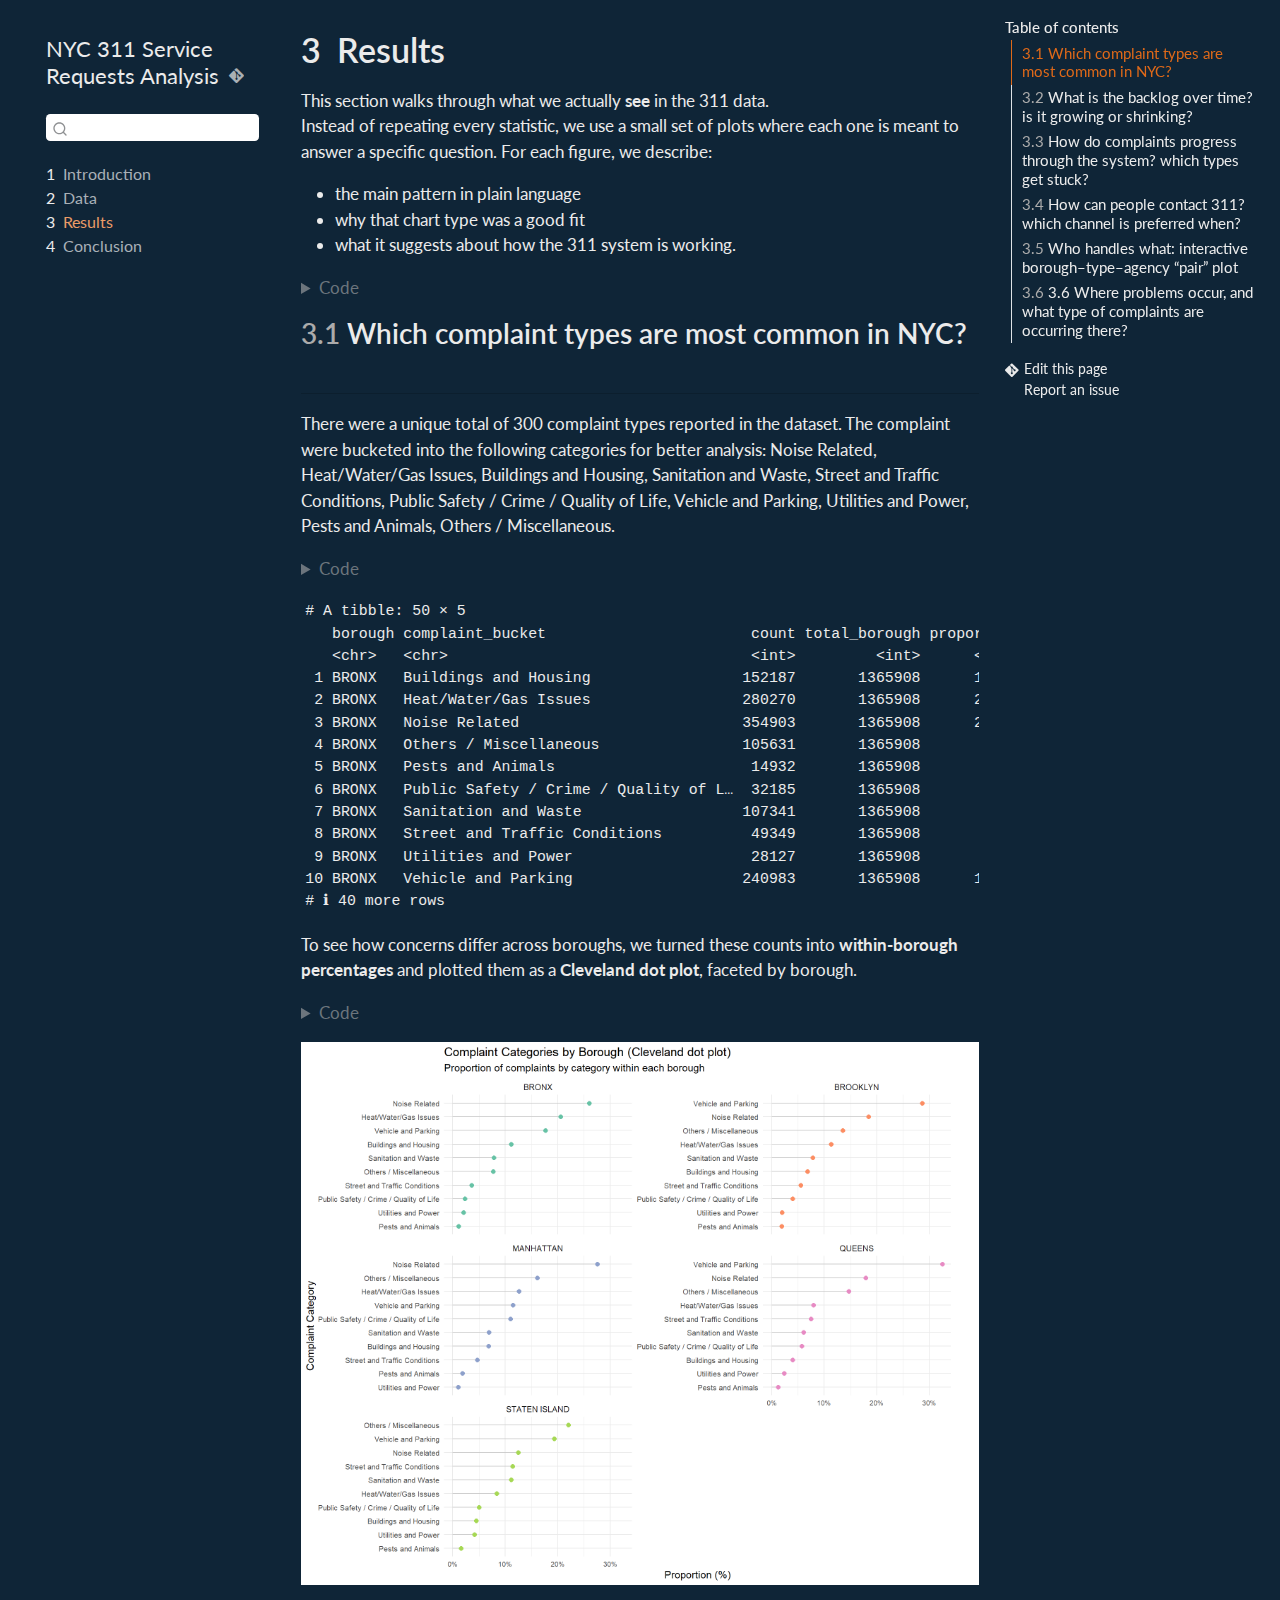
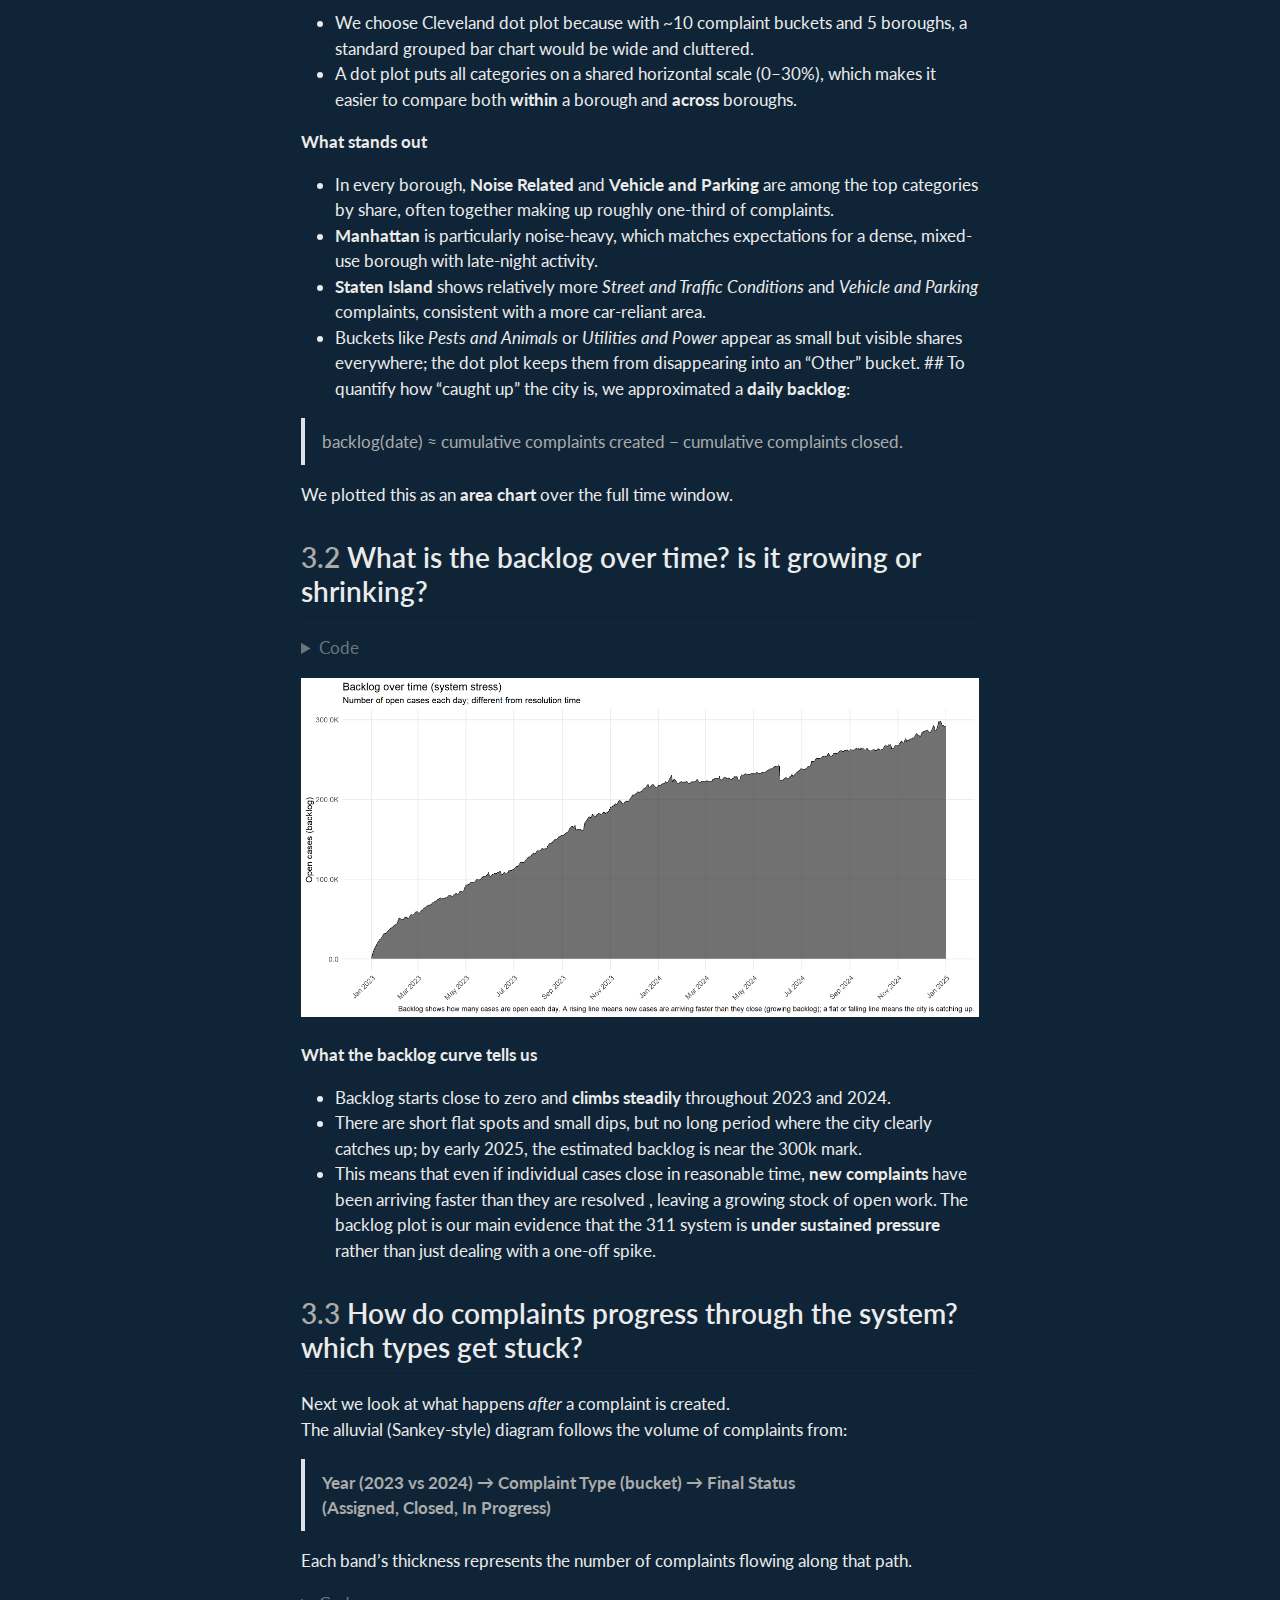
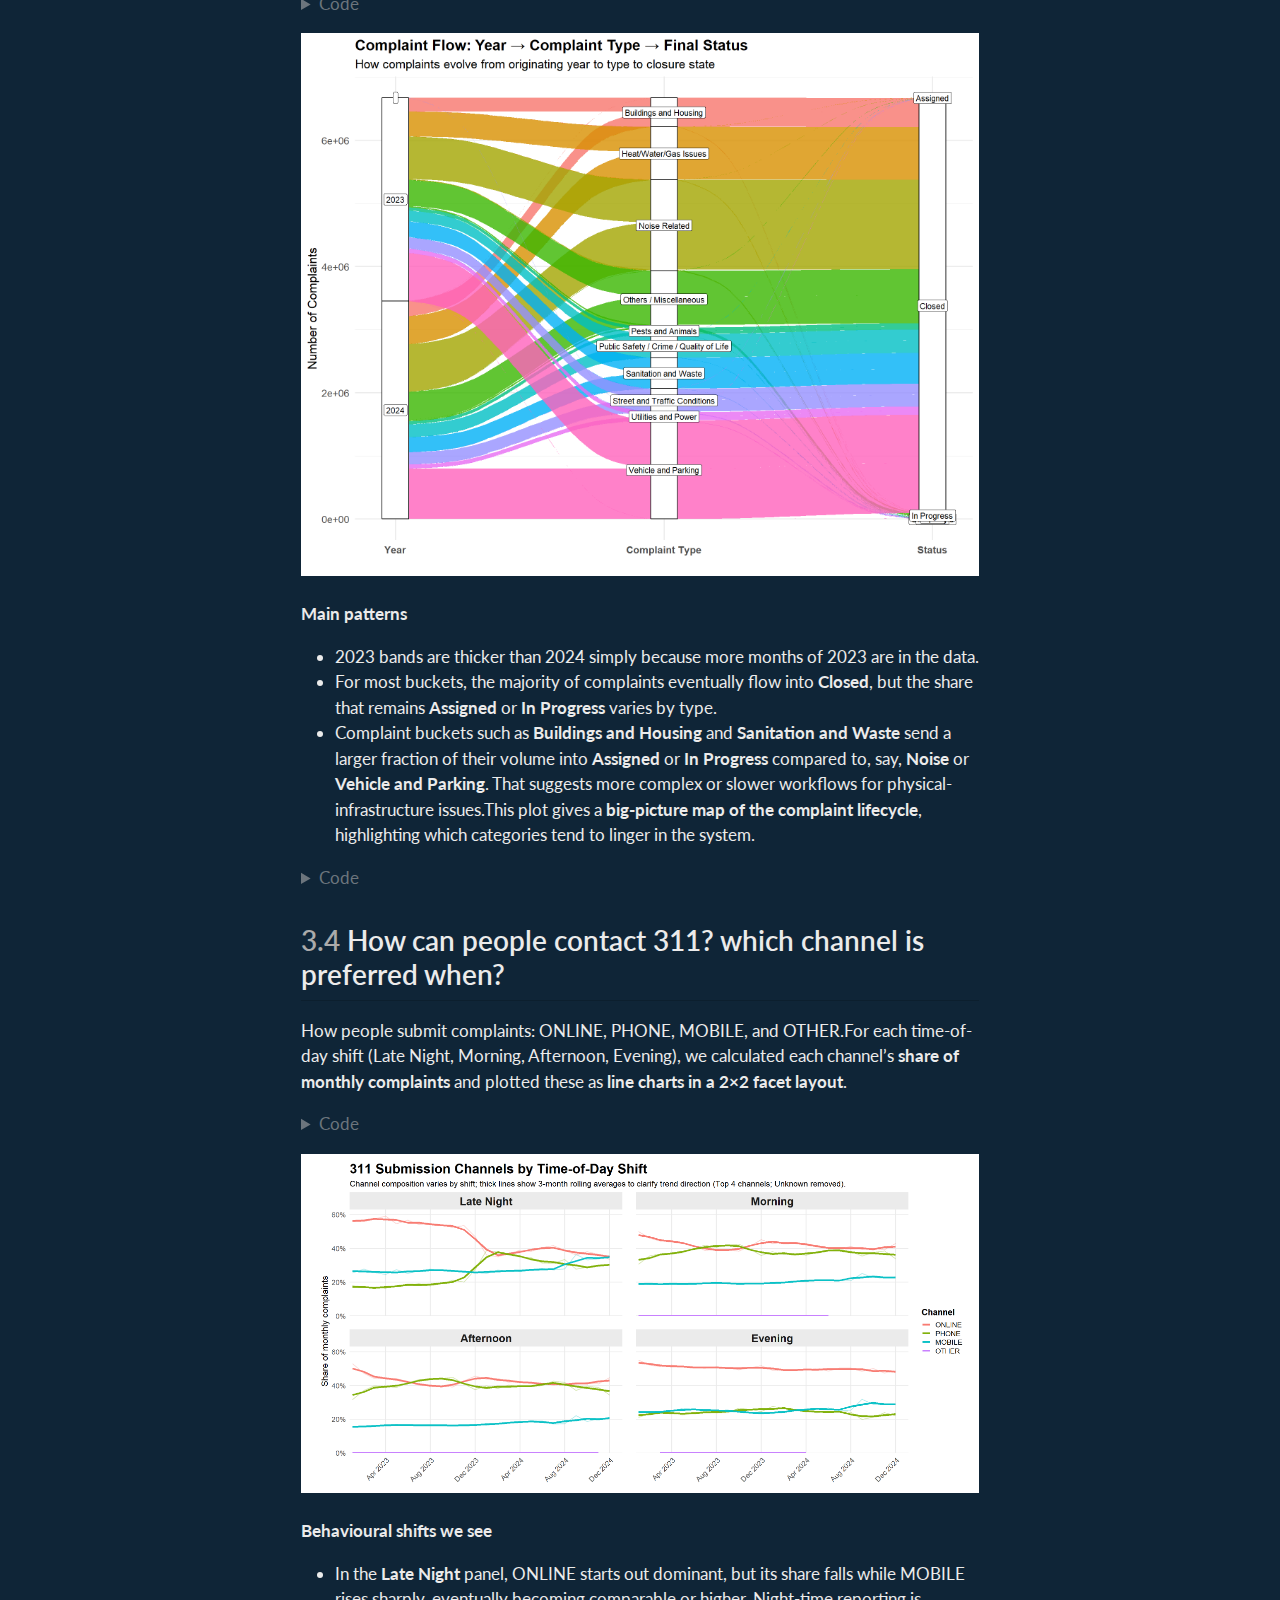
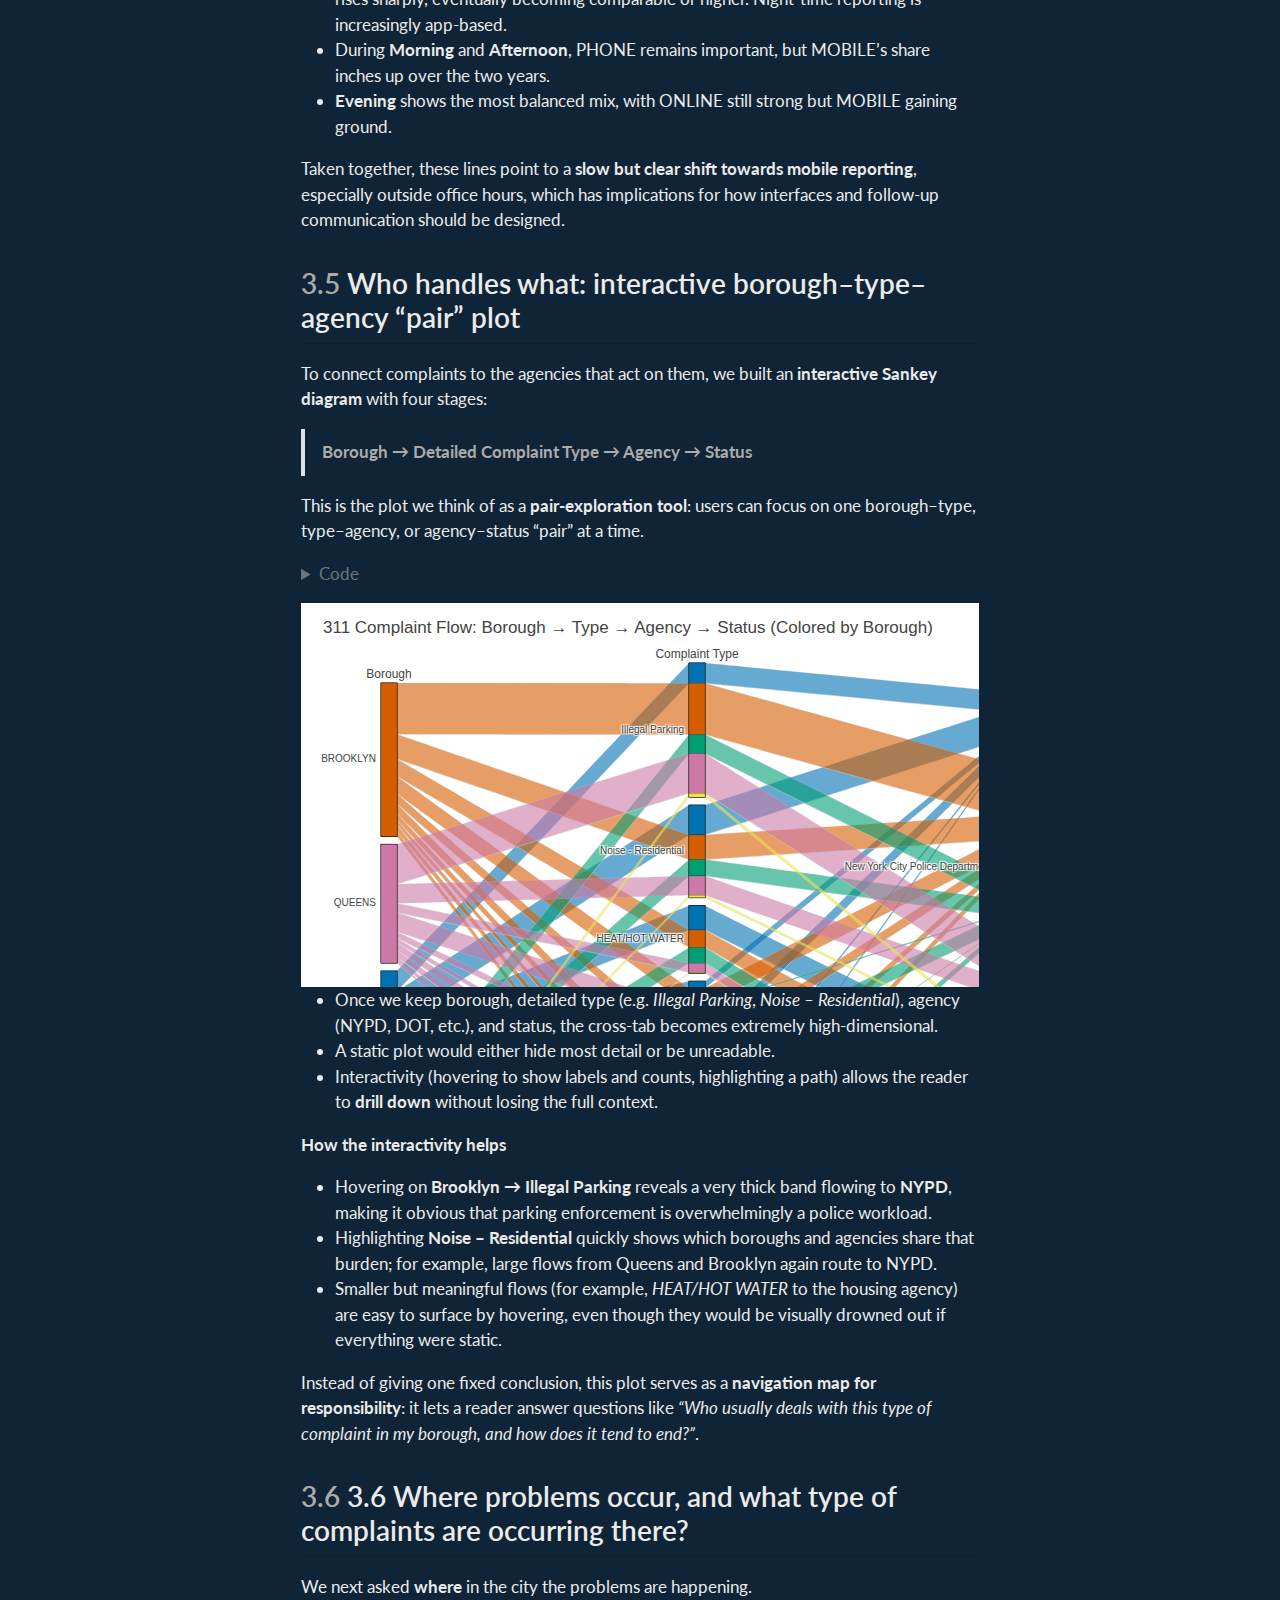
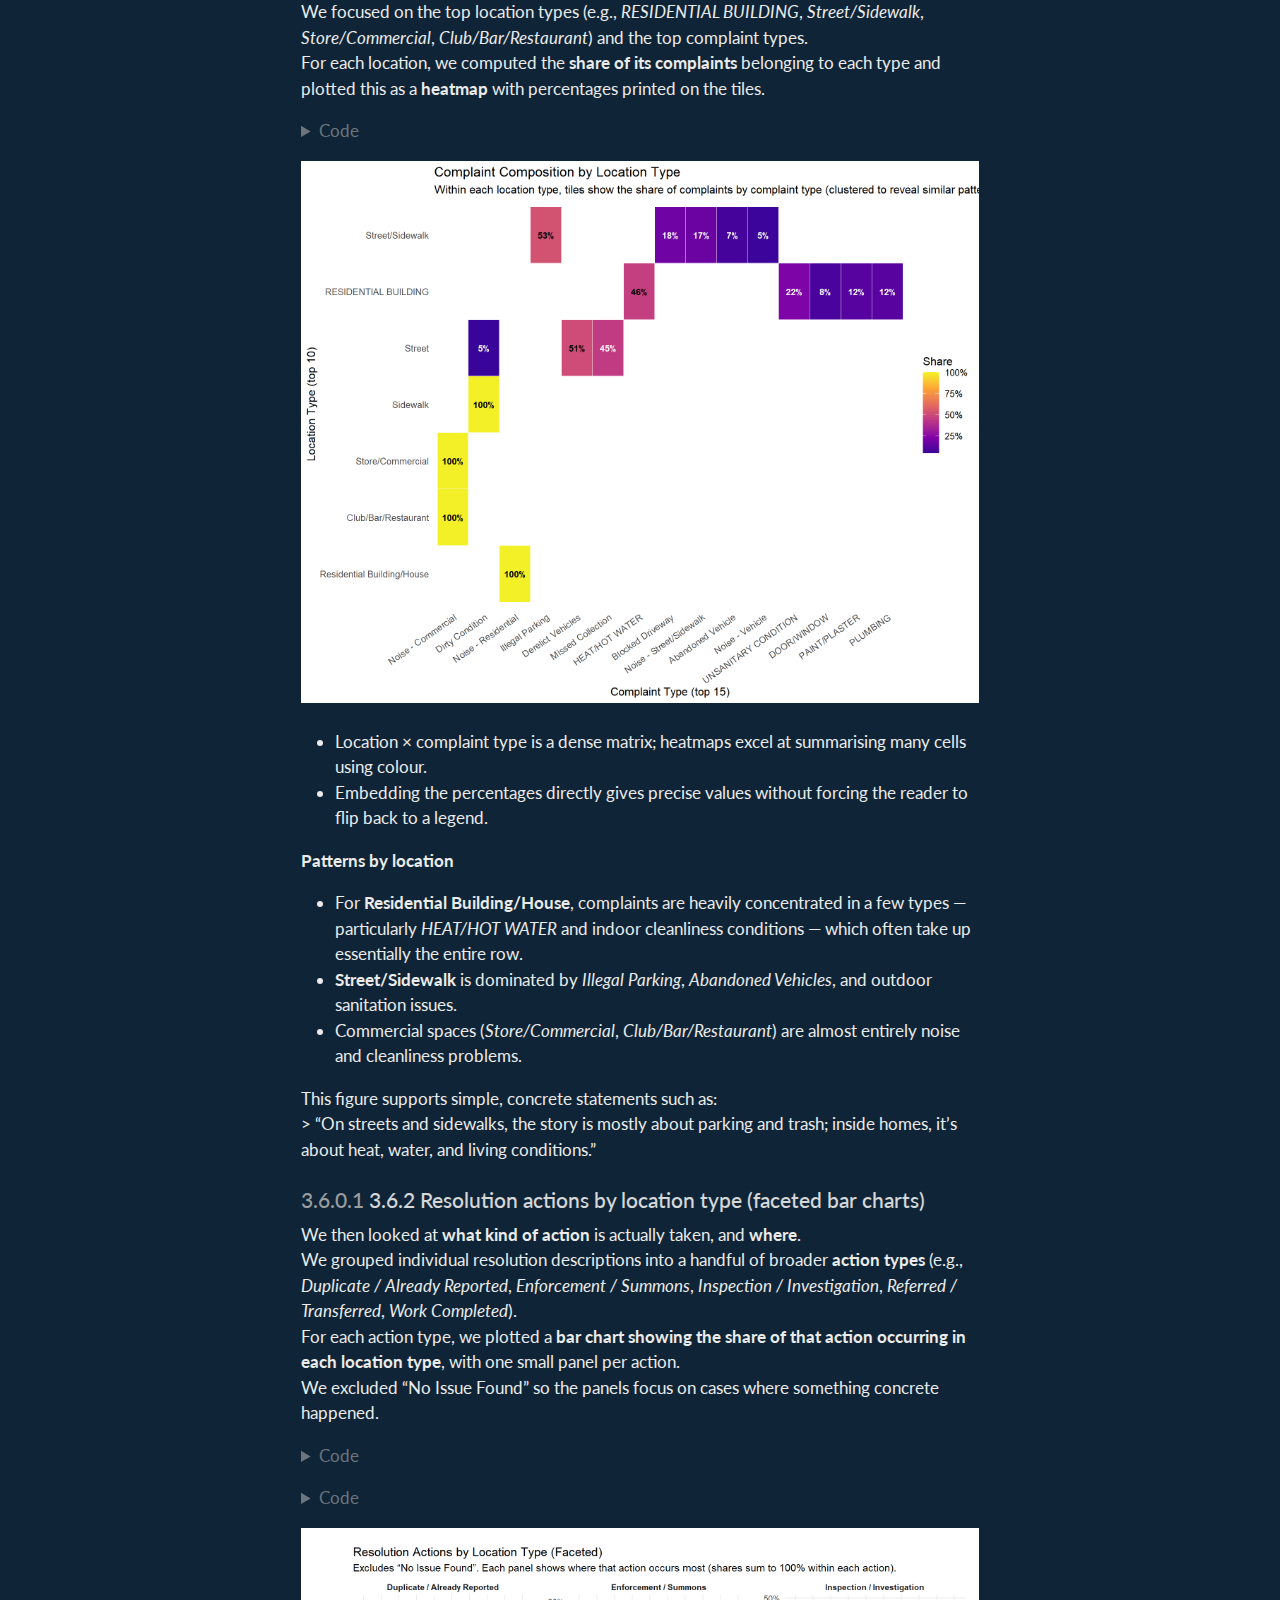
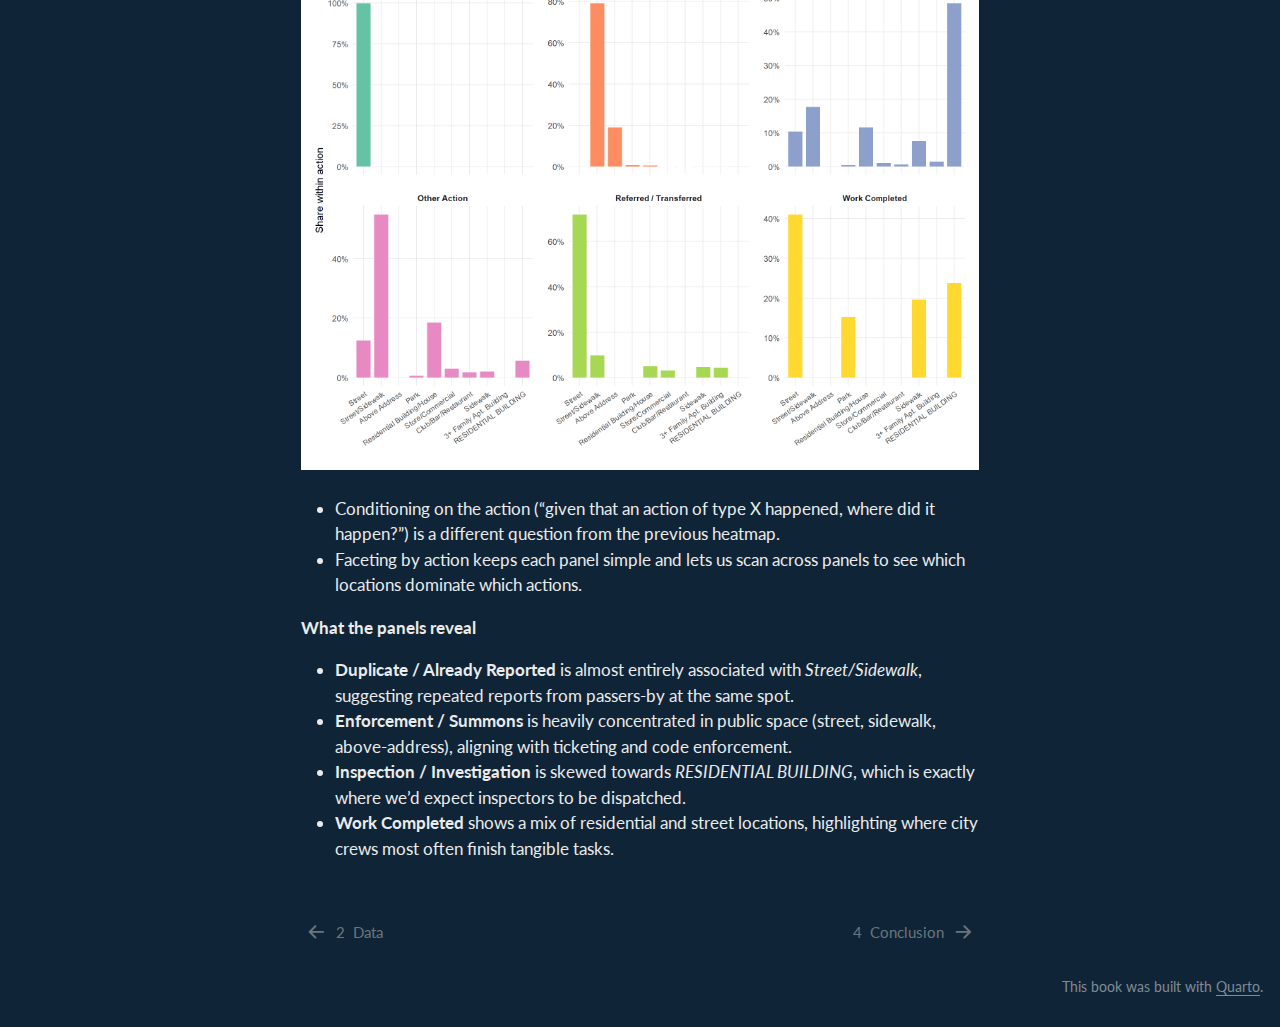
<file: docs/results_shweta.html>
<!DOCTYPE html>
<html xmlns="http://www.w3.org/1999/xhtml" lang="en" xml:lang="en"><head>

<meta charset="utf-8">
<meta name="generator" content="quarto-1.8.26">

<meta name="viewport" content="width=device-width, initial-scale=1.0, user-scalable=yes">


<title>3&nbsp; Results – NYC 311 Service Requests Analysis</title>
<style>
code{white-space: pre-wrap;}
span.smallcaps{font-variant: small-caps;}
div.columns{display: flex; gap: min(4vw, 1.5em);}
div.column{flex: auto; overflow-x: auto;}
div.hanging-indent{margin-left: 1.5em; text-indent: -1.5em;}
ul.task-list{list-style: none;}
ul.task-list li input[type="checkbox"] {
  width: 0.8em;
  margin: 0 0.8em 0.2em -1em; /* quarto-specific, see https://github.com/quarto-dev/quarto-cli/issues/4556 */ 
  vertical-align: middle;
}
/* CSS for syntax highlighting */
html { -webkit-text-size-adjust: 100%; }
pre > code.sourceCode { white-space: pre; position: relative; }
pre > code.sourceCode > span { display: inline-block; line-height: 1.25; }
pre > code.sourceCode > span:empty { height: 1.2em; }
.sourceCode { overflow: visible; }
code.sourceCode > span { color: inherit; text-decoration: inherit; }
div.sourceCode { margin: 1em 0; }
pre.sourceCode { margin: 0; }
@media screen {
div.sourceCode { overflow: auto; }
}
@media print {
pre > code.sourceCode { white-space: pre-wrap; }
pre > code.sourceCode > span { text-indent: -5em; padding-left: 5em; }
}
pre.numberSource code
  { counter-reset: source-line 0; }
pre.numberSource code > span
  { position: relative; left: -4em; counter-increment: source-line; }
pre.numberSource code > span > a:first-child::before
  { content: counter(source-line);
    position: relative; left: -1em; text-align: right; vertical-align: baseline;
    border: none; display: inline-block;
    -webkit-touch-callout: none; -webkit-user-select: none;
    -khtml-user-select: none; -moz-user-select: none;
    -ms-user-select: none; user-select: none;
    padding: 0 4px; width: 4em;
  }
pre.numberSource { margin-left: 3em;  padding-left: 4px; }
div.sourceCode
  {   }
@media screen {
pre > code.sourceCode > span > a:first-child::before { text-decoration: underline; }
}
</style>


<script src="site_libs/quarto-nav/quarto-nav.js"></script>
<script src="site_libs/quarto-nav/headroom.min.js"></script>
<script src="site_libs/clipboard/clipboard.min.js"></script>
<script src="site_libs/quarto-search/autocomplete.umd.js"></script>
<script src="site_libs/quarto-search/fuse.min.js"></script>
<script src="site_libs/quarto-search/quarto-search.js"></script>
<meta name="quarto:offset" content="./">
<link href="./conclusion.html" rel="next">
<link href="./data.html" rel="prev">
<script src="site_libs/quarto-html/quarto.js" type="module"></script>
<script src="site_libs/quarto-html/tabsets/tabsets.js" type="module"></script>
<script src="site_libs/quarto-html/axe/axe-check.js" type="module"></script>
<script src="site_libs/quarto-html/popper.min.js"></script>
<script src="site_libs/quarto-html/tippy.umd.min.js"></script>
<script src="site_libs/quarto-html/anchor.min.js"></script>
<link href="site_libs/quarto-html/tippy.css" rel="stylesheet">
<link href="site_libs/quarto-html/quarto-syntax-highlighting-dark-b758ccaa5987ceb1b75504551e579abf.css" rel="stylesheet" id="quarto-text-highlighting-styles">
<script src="site_libs/bootstrap/bootstrap.min.js"></script>
<link href="site_libs/bootstrap/bootstrap-icons.css" rel="stylesheet">
<link href="site_libs/bootstrap/bootstrap-188a167a221c5957093c3a91812b996f.min.css" rel="stylesheet" append-hash="true" id="quarto-bootstrap" data-mode="dark">
<script id="quarto-search-options" type="application/json">{
  "location": "sidebar",
  "copy-button": false,
  "collapse-after": 3,
  "panel-placement": "start",
  "type": "textbox",
  "limit": 50,
  "keyboard-shortcut": [
    "f",
    "/",
    "s"
  ],
  "show-item-context": false,
  "language": {
    "search-no-results-text": "No results",
    "search-matching-documents-text": "matching documents",
    "search-copy-link-title": "Copy link to search",
    "search-hide-matches-text": "Hide additional matches",
    "search-more-match-text": "more match in this document",
    "search-more-matches-text": "more matches in this document",
    "search-clear-button-title": "Clear",
    "search-text-placeholder": "",
    "search-detached-cancel-button-title": "Cancel",
    "search-submit-button-title": "Submit",
    "search-label": "Search"
  }
}</script>
<script src="site_libs/htmlwidgets-1.6.4/htmlwidgets.js"></script>

<script src="site_libs/plotly-binding-4.11.0/plotly.js"></script>

<script src="site_libs/typedarray-0.1/typedarray.min.js"></script>

<script src="site_libs/jquery-3.5.1/jquery.min.js"></script>

<link href="site_libs/crosstalk-1.2.2/css/crosstalk.min.css" rel="stylesheet">

<script src="site_libs/crosstalk-1.2.2/js/crosstalk.min.js"></script>

<link href="site_libs/plotly-htmlwidgets-css-2.11.1/plotly-htmlwidgets.css" rel="stylesheet">

<script src="site_libs/plotly-main-2.11.1/plotly-latest.min.js"></script>



</head>

<body class="nav-sidebar floating quarto-light">

<div id="quarto-search-results"></div>
  <header id="quarto-header" class="headroom fixed-top">
  <nav class="quarto-secondary-nav">
    <div class="container-fluid d-flex">
      <button type="button" class="quarto-btn-toggle btn" data-bs-toggle="collapse" role="button" data-bs-target=".quarto-sidebar-collapse-item" aria-controls="quarto-sidebar" aria-expanded="false" aria-label="Toggle sidebar navigation" onclick="if (window.quartoToggleHeadroom) { window.quartoToggleHeadroom(); }">
        <i class="bi bi-layout-text-sidebar-reverse"></i>
      </button>
        <nav class="quarto-page-breadcrumbs" aria-label="breadcrumb"><ol class="breadcrumb"><li class="breadcrumb-item"><a href="./results_shweta.html"><span class="chapter-number">3</span>&nbsp; <span class="chapter-title">Results</span></a></li></ol></nav>
        <a class="flex-grow-1" role="navigation" data-bs-toggle="collapse" data-bs-target=".quarto-sidebar-collapse-item" aria-controls="quarto-sidebar" aria-expanded="false" aria-label="Toggle sidebar navigation" onclick="if (window.quartoToggleHeadroom) { window.quartoToggleHeadroom(); }">      
        </a>
      <button type="button" class="btn quarto-search-button" aria-label="Search" onclick="window.quartoOpenSearch();">
        <i class="bi bi-search"></i>
      </button>
    </div>
  </nav>
</header>
<!-- content -->
<div id="quarto-content" class="quarto-container page-columns page-rows-contents page-layout-article">
<!-- sidebar -->
  <nav id="quarto-sidebar" class="sidebar collapse collapse-horizontal quarto-sidebar-collapse-item sidebar-navigation floating overflow-auto">
    <div class="pt-lg-2 mt-2 text-left sidebar-header">
    <div class="sidebar-title mb-0 py-0">
      <a href="./">NYC 311 Service Requests Analysis</a> 
        <div class="sidebar-tools-main">
    <a href="https://shweta-3001.github.io/Group-15-NYC-311-Request-Edav-Project/" title="Source Code" class="quarto-navigation-tool px-1" aria-label="Source Code"><i class="bi bi-git"></i></a>
</div>
    </div>
      </div>
        <div class="mt-2 flex-shrink-0 align-items-center">
        <div class="sidebar-search">
        <div id="quarto-search" class="" title="Search"></div>
        </div>
        </div>
    <div class="sidebar-menu-container"> 
    <ul class="list-unstyled mt-1">
        <li class="sidebar-item">
  <div class="sidebar-item-container"> 
  <a href="./index.html" class="sidebar-item-text sidebar-link">
 <span class="menu-text"><span class="chapter-number">1</span>&nbsp; <span class="chapter-title">Introduction</span></span></a>
  </div>
</li>
        <li class="sidebar-item">
  <div class="sidebar-item-container"> 
  <a href="./data.html" class="sidebar-item-text sidebar-link">
 <span class="menu-text"><span class="chapter-number">2</span>&nbsp; <span class="chapter-title">Data</span></span></a>
  </div>
</li>
        <li class="sidebar-item">
  <div class="sidebar-item-container"> 
  <a href="./results_shweta.html" class="sidebar-item-text sidebar-link active">
 <span class="menu-text"><span class="chapter-number">3</span>&nbsp; <span class="chapter-title">Results</span></span></a>
  </div>
</li>
        <li class="sidebar-item">
  <div class="sidebar-item-container"> 
  <a href="./conclusion.html" class="sidebar-item-text sidebar-link">
 <span class="menu-text"><span class="chapter-number">4</span>&nbsp; <span class="chapter-title">Conclusion</span></span></a>
  </div>
</li>
    </ul>
    </div>
</nav>
<div id="quarto-sidebar-glass" class="quarto-sidebar-collapse-item" data-bs-toggle="collapse" data-bs-target=".quarto-sidebar-collapse-item"></div>
<!-- margin-sidebar -->
    <div id="quarto-margin-sidebar" class="sidebar margin-sidebar">
        <nav id="TOC" role="doc-toc" class="toc-active">
    <h2 id="toc-title">Table of contents</h2>
   
  <ul>
  <li><a href="#which-complaint-types-are-most-common-in-nyc" id="toc-which-complaint-types-are-most-common-in-nyc" class="nav-link active" data-scroll-target="#which-complaint-types-are-most-common-in-nyc"><span class="header-section-number">3.1</span> Which complaint types are most common in NYC?</a></li>
  <li><a href="#what-is-the-backlog-over-time-is-it-growing-or-shrinking" id="toc-what-is-the-backlog-over-time-is-it-growing-or-shrinking" class="nav-link" data-scroll-target="#what-is-the-backlog-over-time-is-it-growing-or-shrinking"><span class="header-section-number">3.2</span> What is the backlog over time? is it growing or shrinking?</a></li>
  <li><a href="#how-do-complaints-progress-through-the-system-which-types-get-stuck" id="toc-how-do-complaints-progress-through-the-system-which-types-get-stuck" class="nav-link" data-scroll-target="#how-do-complaints-progress-through-the-system-which-types-get-stuck"><span class="header-section-number">3.3</span> How do complaints progress through the system? which types get stuck?</a></li>
  <li><a href="#how-can-people-contact-311-which-channel-is-preferred-when" id="toc-how-can-people-contact-311-which-channel-is-preferred-when" class="nav-link" data-scroll-target="#how-can-people-contact-311-which-channel-is-preferred-when"><span class="header-section-number">3.4</span> How can people contact 311? which channel is preferred when?</a></li>
  <li><a href="#who-handles-what-interactive-boroughtypeagency-pair-plot" id="toc-who-handles-what-interactive-boroughtypeagency-pair-plot" class="nav-link" data-scroll-target="#who-handles-what-interactive-boroughtypeagency-pair-plot"><span class="header-section-number">3.5</span> Who handles what: interactive borough–type–agency “pair” plot</a></li>
  <li><a href="#where-problems-occur-and-what-type-of-complaints-are-occurring-there" id="toc-where-problems-occur-and-what-type-of-complaints-are-occurring-there" class="nav-link" data-scroll-target="#where-problems-occur-and-what-type-of-complaints-are-occurring-there"><span class="header-section-number">3.6</span> 3.6 Where problems occur, and what type of complaints are occurring there?</a></li>
  </ul>
<div class="toc-actions"><ul><li><a href="https://shweta-3001.github.io/Group-15-NYC-311-Request-Edav-Project/edit/main/results_shweta.qmd" class="toc-action"><i class="bi bi-git"></i>Edit this page</a></li><li><a href="https://shweta-3001.github.io/Group-15-NYC-311-Request-Edav-Project/issues/new" class="toc-action"><i class="bi empty"></i>Report an issue</a></li></ul></div></nav>
    </div>
<!-- main -->
<main class="content" id="quarto-document-content">

<header id="title-block-header" class="quarto-title-block default">
<div class="quarto-title">
<h1 class="title"><span class="chapter-number">3</span>&nbsp; <span class="chapter-title">Results</span></h1>
</div>



<div class="quarto-title-meta">

    
  
    
  </div>
  


</header>


<p>This section walks through what we actually <strong>see</strong> in the 311 data.<br>
Instead of repeating every statistic, we use a small set of plots where each one is meant to answer a specific question. For each figure, we describe:</p>
<ul>
<li>the main pattern in plain language<br>
</li>
<li>why that chart type was a good fit<br>
</li>
<li>what it suggests about how the 311 system is working.</li>
</ul>
<div class="cell">
<details class="code-fold">
<summary>Code</summary>
<div class="code-copy-outer-scaffold"><div class="sourceCode cell-code" id="cb1"><pre class="sourceCode r code-with-copy"><code class="sourceCode r"><span id="cb1-1"><a href="#cb1-1" aria-hidden="true" tabindex="-1"></a><span class="fu">library</span>(dplyr)</span>
<span id="cb1-2"><a href="#cb1-2" aria-hidden="true" tabindex="-1"></a><span class="fu">library</span>(ggplot2)</span>
<span id="cb1-3"><a href="#cb1-3" aria-hidden="true" tabindex="-1"></a><span class="fu">library</span>(lubridate)</span>
<span id="cb1-4"><a href="#cb1-4" aria-hidden="true" tabindex="-1"></a><span class="fu">library</span>(stringr)</span>
<span id="cb1-5"><a href="#cb1-5" aria-hidden="true" tabindex="-1"></a><span class="fu">library</span>(tidyr)</span>
<span id="cb1-6"><a href="#cb1-6" aria-hidden="true" tabindex="-1"></a><span class="fu">library</span>(forcats)</span>
<span id="cb1-7"><a href="#cb1-7" aria-hidden="true" tabindex="-1"></a><span class="fu">library</span>(scales)</span>
<span id="cb1-8"><a href="#cb1-8" aria-hidden="true" tabindex="-1"></a><span class="fu">library</span>(tidytext)</span></code></pre></div><button title="Copy to Clipboard" class="code-copy-button"><i class="bi"></i></button></div>
</details>
</div>
<section id="which-complaint-types-are-most-common-in-nyc" class="level2" data-number="3.1">
<h2 data-number="3.1" class="anchored" data-anchor-id="which-complaint-types-are-most-common-in-nyc"><span class="header-section-number">3.1</span> Which complaint types are most common in NYC?</h2>
<p>There were a unique total of 300 complaint types reported in the dataset. The complaint were bucketed into the following categories for better analysis: Noise Related, Heat/Water/Gas Issues, Buildings and Housing, Sanitation and Waste, Street and Traffic Conditions, Public Safety / Crime / Quality of Life, Vehicle and Parking, Utilities and Power, Pests and Animals, Others / Miscellaneous.</p>
<div class="cell">
<details class="code-fold">
<summary>Code</summary>
<div class="code-copy-outer-scaffold"><div class="sourceCode cell-code" id="cb2"><pre class="sourceCode r code-with-copy"><code class="sourceCode r"><span id="cb2-1"><a href="#cb2-1" aria-hidden="true" tabindex="-1"></a>df_clean_final <span class="ot">&lt;-</span> <span class="fu">readRDS</span>(<span class="st">"df_clean_final.rds"</span>)</span>
<span id="cb2-2"><a href="#cb2-2" aria-hidden="true" tabindex="-1"></a>complaint_category_mapping <span class="ot">&lt;-</span> <span class="fu">list</span>(</span>
<span id="cb2-3"><a href="#cb2-3" aria-hidden="true" tabindex="-1"></a>  <span class="st">"Noise Related"</span> <span class="ot">=</span> <span class="fu">c</span>(</span>
<span id="cb2-4"><a href="#cb2-4" aria-hidden="true" tabindex="-1"></a>    <span class="st">"Noise - Residential"</span>, <span class="st">"Noise - Street/Sidewalk"</span>, <span class="st">"Noise - Commercial"</span>,</span>
<span id="cb2-5"><a href="#cb2-5" aria-hidden="true" tabindex="-1"></a>    <span class="st">"Noise"</span>, <span class="st">"Noise - Vehicle"</span>, <span class="st">"Noise - Helicopter"</span>, <span class="st">"Noise - Park"</span>,</span>
<span id="cb2-6"><a href="#cb2-6" aria-hidden="true" tabindex="-1"></a>    <span class="st">"Noise - House of Worship"</span></span>
<span id="cb2-7"><a href="#cb2-7" aria-hidden="true" tabindex="-1"></a>  ),</span>
<span id="cb2-8"><a href="#cb2-8" aria-hidden="true" tabindex="-1"></a>  </span>
<span id="cb2-9"><a href="#cb2-9" aria-hidden="true" tabindex="-1"></a>  <span class="st">"Heat/Water/Gas Issues"</span> <span class="ot">=</span> <span class="fu">c</span>(</span>
<span id="cb2-10"><a href="#cb2-10" aria-hidden="true" tabindex="-1"></a>    <span class="st">"HEAT/HOT WATER"</span>, <span class="st">"Water System"</span>, <span class="st">"WATER LEAK"</span>, <span class="st">"PLUMBING"</span>,</span>
<span id="cb2-11"><a href="#cb2-11" aria-hidden="true" tabindex="-1"></a>    <span class="st">"Water Leak"</span>, <span class="st">"Drinking Water"</span>, <span class="st">"Water Quality"</span>, <span class="st">"Water Maintenance"</span>,</span>
<span id="cb2-12"><a href="#cb2-12" aria-hidden="true" tabindex="-1"></a>    <span class="st">"Water Drainage"</span>, <span class="st">"Drinking Water General"</span>, <span class="st">"Drinking Water Tank"</span>,</span>
<span id="cb2-13"><a href="#cb2-13" aria-hidden="true" tabindex="-1"></a>    <span class="st">"Drinking Water Conservation"</span>, <span class="st">"Bottled Water"</span>, <span class="st">"DEP Sidewalk Condition"</span>,</span>
<span id="cb2-14"><a href="#cb2-14" aria-hidden="true" tabindex="-1"></a>    <span class="st">"Non-Residential Heat"</span>, <span class="st">"Heat/Hot Water"</span></span>
<span id="cb2-15"><a href="#cb2-15" aria-hidden="true" tabindex="-1"></a>  ),</span>
<span id="cb2-16"><a href="#cb2-16" aria-hidden="true" tabindex="-1"></a>  </span>
<span id="cb2-17"><a href="#cb2-17" aria-hidden="true" tabindex="-1"></a>  <span class="st">"Buildings and Housing"</span> <span class="ot">=</span> <span class="fu">c</span>(</span>
<span id="cb2-18"><a href="#cb2-18" aria-hidden="true" tabindex="-1"></a>    <span class="st">"PAINT/PLASTER"</span>, <span class="st">"DOOR/WINDOW"</span>, <span class="st">"FLOORING/STAIRS"</span>, <span class="st">"APPLIANCE"</span>,</span>
<span id="cb2-19"><a href="#cb2-19" aria-hidden="true" tabindex="-1"></a>    <span class="st">"Elevator"</span>, <span class="st">"Lead"</span>, <span class="st">"SAFETY"</span>, <span class="st">"Indoor Air Quality"</span>, <span class="st">"Plumbing"</span>,</span>
<span id="cb2-20"><a href="#cb2-20" aria-hidden="true" tabindex="-1"></a>    <span class="st">"Boilers"</span>, <span class="st">"Electrical"</span>, <span class="st">"ELEVATOR"</span>, <span class="st">"Asbestos"</span>, <span class="st">"Paint/Plaster"</span>,</span>
<span id="cb2-21"><a href="#cb2-21" aria-hidden="true" tabindex="-1"></a>    <span class="st">"Door/Window"</span>, <span class="st">"OUTSIDE BUILDING"</span>, <span class="st">"Wood Pile"</span>, <span class="st">"Mold"</span>,</span>
<span id="cb2-22"><a href="#cb2-22" aria-hidden="true" tabindex="-1"></a>    <span class="st">"Flooring/Stairs"</span>, <span class="st">"Appliance"</span>, <span class="st">"Scaffold Safety"</span>, <span class="st">"Electric"</span>,</span>
<span id="cb2-23"><a href="#cb2-23" aria-hidden="true" tabindex="-1"></a>    <span class="st">"Unstable Building"</span>, <span class="st">"Window Guard"</span>, <span class="st">"Cooling Tower"</span>, <span class="st">"Peeling Paint"</span>,</span>
<span id="cb2-24"><a href="#cb2-24" aria-hidden="true" tabindex="-1"></a>    <span class="st">"Facade Insp Safety Pgm"</span>, <span class="st">"Outside Building"</span></span>
<span id="cb2-25"><a href="#cb2-25" aria-hidden="true" tabindex="-1"></a>  ),</span>
<span id="cb2-26"><a href="#cb2-26" aria-hidden="true" tabindex="-1"></a>  </span>
<span id="cb2-27"><a href="#cb2-27" aria-hidden="true" tabindex="-1"></a>  <span class="st">"Sanitation and Waste"</span> <span class="ot">=</span> <span class="fu">c</span>(</span>
<span id="cb2-28"><a href="#cb2-28" aria-hidden="true" tabindex="-1"></a>    <span class="st">"UNSANITARY CONDITION"</span>, <span class="st">"Dirty Condition"</span>, <span class="st">"Missed Collection"</span>,</span>
<span id="cb2-29"><a href="#cb2-29" aria-hidden="true" tabindex="-1"></a>    <span class="st">"Residential Disposal Complaint"</span>, <span class="st">"Litter Basket Request"</span>,</span>
<span id="cb2-30"><a href="#cb2-30" aria-hidden="true" tabindex="-1"></a>    <span class="st">"Commercial Disposal Complaint"</span>, <span class="st">"Litter Basket Complaint"</span>,</span>
<span id="cb2-31"><a href="#cb2-31" aria-hidden="true" tabindex="-1"></a>    <span class="st">"Sanitation Worker or Vehicle Complaint"</span>, <span class="st">"Dumpster Complaint"</span>,</span>
<span id="cb2-32"><a href="#cb2-32" aria-hidden="true" tabindex="-1"></a>    <span class="st">"Industrial Waste"</span>, <span class="st">"Seasonal Collection"</span>, <span class="st">"Institution Disposal Complaint"</span>,</span>
<span id="cb2-33"><a href="#cb2-33" aria-hidden="true" tabindex="-1"></a>    <span class="st">"Transfer Station Complaint"</span>, <span class="st">"DSNY Internal"</span></span>
<span id="cb2-34"><a href="#cb2-34" aria-hidden="true" tabindex="-1"></a>  ),</span>
<span id="cb2-35"><a href="#cb2-35" aria-hidden="true" tabindex="-1"></a>  </span>
<span id="cb2-36"><a href="#cb2-36" aria-hidden="true" tabindex="-1"></a>  <span class="st">"Street and Traffic Conditions"</span> <span class="ot">=</span> <span class="fu">c</span>(</span>
<span id="cb2-37"><a href="#cb2-37" aria-hidden="true" tabindex="-1"></a>    <span class="st">"Street Condition"</span>, <span class="st">"Traffic Signal Condition"</span>, <span class="st">"Street Light Condition"</span>,</span>
<span id="cb2-38"><a href="#cb2-38" aria-hidden="true" tabindex="-1"></a>    <span class="st">"Sidewalk Condition"</span>, <span class="st">"Curb Condition"</span>, <span class="st">"Street Sign - Damaged"</span>,</span>
<span id="cb2-39"><a href="#cb2-39" aria-hidden="true" tabindex="-1"></a>    <span class="st">"Street Sign - Missing"</span>, <span class="st">"Street Sign - Dangling"</span>, <span class="st">"Highway Condition"</span>,</span>
<span id="cb2-40"><a href="#cb2-40" aria-hidden="true" tabindex="-1"></a>    <span class="st">"Highway Sign - Damaged"</span>, <span class="st">"Highway Sign - Missing"</span>, <span class="st">"Highway Sign - Dangling"</span>,</span>
<span id="cb2-41"><a href="#cb2-41" aria-hidden="true" tabindex="-1"></a>    <span class="st">"Bridge Condition"</span>, <span class="st">"Tunnel Condition"</span>, <span class="st">"DEP Highway Condition"</span>,</span>
<span id="cb2-42"><a href="#cb2-42" aria-hidden="true" tabindex="-1"></a>    <span class="st">"DEP Street Condition"</span></span>
<span id="cb2-43"><a href="#cb2-43" aria-hidden="true" tabindex="-1"></a>  ),</span>
<span id="cb2-44"><a href="#cb2-44" aria-hidden="true" tabindex="-1"></a>  </span>
<span id="cb2-45"><a href="#cb2-45" aria-hidden="true" tabindex="-1"></a>  <span class="st">"Public Safety / Crime / Quality of Life"</span> <span class="ot">=</span> <span class="fu">c</span>(</span>
<span id="cb2-46"><a href="#cb2-46" aria-hidden="true" tabindex="-1"></a>    <span class="st">"Homeless Person Assistance"</span>, <span class="st">"Encampment"</span>, <span class="st">"Non-Emergency Police Matter"</span>,</span>
<span id="cb2-47"><a href="#cb2-47" aria-hidden="true" tabindex="-1"></a>    <span class="st">"Drug Activity"</span>, <span class="st">"Graffiti"</span>, <span class="st">"Illegal Fireworks"</span>, <span class="st">"Panhandling"</span>,</span>
<span id="cb2-48"><a href="#cb2-48" aria-hidden="true" tabindex="-1"></a>    <span class="st">"Animal-Abuse"</span>, <span class="st">"Violation of Park Rules"</span>, <span class="st">"Illegal Posting"</span>,</span>
<span id="cb2-49"><a href="#cb2-49" aria-hidden="true" tabindex="-1"></a>    <span class="st">"Hazardous Materials"</span>, <span class="st">"Smoking"</span>, <span class="st">"Unleashed Dog"</span>, <span class="st">"Urinating in Public"</span>,</span>
<span id="cb2-50"><a href="#cb2-50" aria-hidden="true" tabindex="-1"></a>    <span class="st">"Disorderly Youth"</span>, <span class="st">"Squeegee"</span>, <span class="st">"Quality of Life"</span>, <span class="st">"Face Covering Violation"</span></span>
<span id="cb2-51"><a href="#cb2-51" aria-hidden="true" tabindex="-1"></a>  ),</span>
<span id="cb2-52"><a href="#cb2-52" aria-hidden="true" tabindex="-1"></a>  </span>
<span id="cb2-53"><a href="#cb2-53" aria-hidden="true" tabindex="-1"></a>  <span class="st">"Vehicle and Parking"</span> <span class="ot">=</span> <span class="fu">c</span>(</span>
<span id="cb2-54"><a href="#cb2-54" aria-hidden="true" tabindex="-1"></a>    <span class="st">"Illegal Parking"</span>, <span class="st">"Blocked Driveway"</span>, <span class="st">"Abandoned Vehicle"</span>,</span>
<span id="cb2-55"><a href="#cb2-55" aria-hidden="true" tabindex="-1"></a>    <span class="st">"Derelict Vehicles"</span>, <span class="st">"Broken Parking Meter"</span>, <span class="st">"Municipal Parking Facility"</span></span>
<span id="cb2-56"><a href="#cb2-56" aria-hidden="true" tabindex="-1"></a>  ),</span>
<span id="cb2-57"><a href="#cb2-57" aria-hidden="true" tabindex="-1"></a>  </span>
<span id="cb2-58"><a href="#cb2-58" aria-hidden="true" tabindex="-1"></a>  <span class="st">"Utilities and Power"</span> <span class="ot">=</span> <span class="fu">c</span>(</span>
<span id="cb2-59"><a href="#cb2-59" aria-hidden="true" tabindex="-1"></a>    <span class="st">"ELECTRIC"</span>, <span class="st">"Sewer"</span>, <span class="st">"Root/Sewer/Sidewalk Condition"</span>, <span class="st">"Radioactive Material"</span>,</span>
<span id="cb2-60"><a href="#cb2-60" aria-hidden="true" tabindex="-1"></a>    <span class="st">"X-Ray Machine/Equipment"</span>, <span class="st">"Oil or Gas Spill"</span></span>
<span id="cb2-61"><a href="#cb2-61" aria-hidden="true" tabindex="-1"></a>  ),</span>
<span id="cb2-62"><a href="#cb2-62" aria-hidden="true" tabindex="-1"></a>  </span>
<span id="cb2-63"><a href="#cb2-63" aria-hidden="true" tabindex="-1"></a>  <span class="st">"Pests and Animals"</span> <span class="ot">=</span> <span class="fu">c</span>(</span>
<span id="cb2-64"><a href="#cb2-64" aria-hidden="true" tabindex="-1"></a>    <span class="st">"Rodent"</span>, <span class="st">"Animal in a Park"</span>, <span class="st">"Unsanitary Pigeon Condition"</span>,</span>
<span id="cb2-65"><a href="#cb2-65" aria-hidden="true" tabindex="-1"></a>    <span class="st">"Harboring Bees/Wasps"</span>, <span class="st">"Illegal Animal Kept as Pet"</span>, <span class="st">"Mosquitoes"</span>,</span>
<span id="cb2-66"><a href="#cb2-66" aria-hidden="true" tabindex="-1"></a>    <span class="st">"Pet Shop"</span>, <span class="st">"Poison Ivy"</span>, <span class="st">"Illegal Animal Sold"</span>, <span class="st">"Unsanitary Animal Facility"</span>,</span>
<span id="cb2-67"><a href="#cb2-67" aria-hidden="true" tabindex="-1"></a>    <span class="st">"Animal Facility - No Permit"</span>, <span class="st">"Unlicensed Dog"</span>, <span class="st">"Unsanitary Animal Pvt Property"</span></span>
<span id="cb2-68"><a href="#cb2-68" aria-hidden="true" tabindex="-1"></a>  ),</span>
<span id="cb2-69"><a href="#cb2-69" aria-hidden="true" tabindex="-1"></a>  </span>
<span id="cb2-70"><a href="#cb2-70" aria-hidden="true" tabindex="-1"></a>  <span class="st">"Others / Miscellaneous"</span> <span class="ot">=</span> <span class="fu">c</span>(</span>
<span id="cb2-71"><a href="#cb2-71" aria-hidden="true" tabindex="-1"></a>    <span class="st">"General Construction/Plumbing"</span>, <span class="st">"Illegal Dumping"</span>, <span class="st">"GENERAL"</span>,</span>
<span id="cb2-72"><a href="#cb2-72" aria-hidden="true" tabindex="-1"></a>    <span class="st">"Damaged Tree"</span>, <span class="st">"Maintenance or Facility"</span>, <span class="st">"New Tree Request"</span>,</span>
<span id="cb2-73"><a href="#cb2-73" aria-hidden="true" tabindex="-1"></a>    <span class="st">"For Hire Vehicle Complaint"</span>, <span class="st">"Overgrown Tree/Branches"</span>, <span class="st">"Consumer Complaint"</span>,</span>
<span id="cb2-74"><a href="#cb2-74" aria-hidden="true" tabindex="-1"></a>    <span class="st">"Vendor Enforcement"</span>, <span class="st">"Building/Use"</span>, <span class="st">"Obstruction"</span>, <span class="st">"Air Quality"</span>,</span>
<span id="cb2-75"><a href="#cb2-75" aria-hidden="true" tabindex="-1"></a>    <span class="st">"Dead/Dying Tree"</span>, <span class="st">"Dead Animal"</span>, <span class="st">"Street Sweeping Complaint"</span>,</span>
<span id="cb2-76"><a href="#cb2-76" aria-hidden="true" tabindex="-1"></a>    <span class="st">"Taxi Complaint"</span>, <span class="st">"Lost Property"</span>, <span class="st">"Outdoor Dining"</span>,</span>
<span id="cb2-77"><a href="#cb2-77" aria-hidden="true" tabindex="-1"></a>    <span class="st">"Real Time Enforcement"</span>, <span class="st">"Mobile Food Vendor"</span>, <span class="st">"Bike/Roller/Skate"</span>,</span>
<span id="cb2-78"><a href="#cb2-78" aria-hidden="true" tabindex="-1"></a>    <span class="st">"Chronic"</span>, <span class="st">"Special Projects Inspection Team (SPIT)"</span>, <span class="st">"Illegal Tree Damage"</span>,</span>
<span id="cb2-79"><a href="#cb2-79" aria-hidden="true" tabindex="-1"></a>    <span class="st">"Electronics Waste Appointment"</span>, <span class="st">"Emergency Response Team (ERT)"</span>,</span>
<span id="cb2-80"><a href="#cb2-80" aria-hidden="true" tabindex="-1"></a>    <span class="st">"Food Poisoning"</span>, <span class="st">"Smoking or Vaping"</span>, <span class="st">"Day Care"</span>, <span class="st">"Standing Water"</span>,</span>
<span id="cb2-81"><a href="#cb2-81" aria-hidden="true" tabindex="-1"></a>    <span class="st">"Investigations and Discipline (IAD)"</span>, <span class="st">"Remaining Taxi Report"</span>,</span>
<span id="cb2-82"><a href="#cb2-82" aria-hidden="true" tabindex="-1"></a>    <span class="st">"E-Scooter"</span>, <span class="st">"BEST/Site Safety"</span>, <span class="st">"Indoor Sewage"</span>, <span class="st">"For Hire Vehicle Report"</span>,</span>
<span id="cb2-83"><a href="#cb2-83" aria-hidden="true" tabindex="-1"></a>    <span class="st">"Uprooted Stump"</span>, <span class="st">"Green Taxi Complaint"</span>, <span class="st">"Ferry Inquiry"</span>, <span class="st">"Ferry Complaint"</span>,</span>
<span id="cb2-84"><a href="#cb2-84" aria-hidden="true" tabindex="-1"></a>    <span class="st">"Beach/Pool/Sauna Complaint"</span>, <span class="st">"Tattooing"</span>, <span class="st">"Plant"</span>, <span class="st">"Bus Stop Shelter Placement"</span>,</span>
<span id="cb2-85"><a href="#cb2-85" aria-hidden="true" tabindex="-1"></a>    <span class="st">"LinkNYC"</span>, <span class="st">"Bus Stop Shelter Complaint"</span>, <span class="st">"Posting Advertisement"</span>,</span>
<span id="cb2-86"><a href="#cb2-86" aria-hidden="true" tabindex="-1"></a>    <span class="st">"Taxi Compliment"</span>, <span class="st">"AHV Inspection Unit"</span>, <span class="st">"Adopt-A-Basket"</span>,</span>
<span id="cb2-87"><a href="#cb2-87" aria-hidden="true" tabindex="-1"></a>    <span class="st">"Cranes and Derricks"</span>, <span class="st">"Recycling Basket Complaint"</span>, <span class="st">"Found Property"</span>,</span>
<span id="cb2-88"><a href="#cb2-88" aria-hidden="true" tabindex="-1"></a>    <span class="st">"Incorrect Data"</span>, <span class="st">"Bike Rack"</span>, <span class="st">"Special Natural Area District (SNAD)"</span>,</span>
<span id="cb2-89"><a href="#cb2-89" aria-hidden="true" tabindex="-1"></a>    <span class="st">"Public Toilet"</span>, <span class="st">"Dept of Investigations"</span>, <span class="st">"Lifeguard"</span>, <span class="st">"Special Operations"</span>,</span>
<span id="cb2-90"><a href="#cb2-90" aria-hidden="true" tabindex="-1"></a>    <span class="st">"Dispatched Taxi Complaint"</span>, <span class="st">"Boiler"</span>, <span class="st">"Bench"</span>, <span class="st">"Building Condition"</span>,</span>
<span id="cb2-91"><a href="#cb2-91" aria-hidden="true" tabindex="-1"></a>    <span class="st">"Taxi Licensee Complaint"</span>, <span class="st">"Retailer Complaint"</span>, <span class="st">"Calorie Labeling"</span>,</span>
<span id="cb2-92"><a href="#cb2-92" aria-hidden="true" tabindex="-1"></a>    <span class="st">"ZTESTINT"</span>, <span class="st">"Public Payphone Complaint"</span>, <span class="st">"FHV Licensee Complaint"</span>,</span>
<span id="cb2-93"><a href="#cb2-93" aria-hidden="true" tabindex="-1"></a>    <span class="st">"Wayfinding SNW"</span>, <span class="st">"Leaning"</span>, <span class="st">"Bar"</span>, <span class="st">"Building Marshal's Office"</span>,</span>
<span id="cb2-94"><a href="#cb2-94" aria-hidden="true" tabindex="-1"></a>    <span class="st">"Building Marshals office"</span>, <span class="st">"DOB Posted Notice or Order"</span>,</span>
<span id="cb2-95"><a href="#cb2-95" aria-hidden="true" tabindex="-1"></a>    <span class="st">"Construction Safety Enforcement"</span>, <span class="st">"Tanning"</span>, <span class="st">"Executive Inspections"</span>,</span>
<span id="cb2-96"><a href="#cb2-96" aria-hidden="true" tabindex="-1"></a>    <span class="st">"Internal"</span>, <span class="st">"Code"</span>, <span class="st">"Private School"</span>, <span class="st">"Vaccine Mandate Non-Compliance"</span>,</span>
<span id="cb2-97"><a href="#cb2-97" aria-hidden="true" tabindex="-1"></a>    <span class="st">"Dispatched Taxi Compliment"</span>, <span class="st">"SRDE"</span>, <span class="st">"Stalled Sites"</span>,</span>
<span id="cb2-98"><a href="#cb2-98" aria-hidden="true" tabindex="-1"></a>    <span class="st">"Sustainability Enforcement"</span>, <span class="st">"Trans Fat"</span>, <span class="st">"Food Establishment"</span>,</span>
<span id="cb2-99"><a href="#cb2-99" aria-hidden="true" tabindex="-1"></a>    <span class="st">"Sewer Maintenance"</span>, <span class="st">"Bike Rack Condition"</span>, <span class="st">"Construction Lead Dust"</span></span>
<span id="cb2-100"><a href="#cb2-100" aria-hidden="true" tabindex="-1"></a>  )</span>
<span id="cb2-101"><a href="#cb2-101" aria-hidden="true" tabindex="-1"></a>)</span>
<span id="cb2-102"><a href="#cb2-102" aria-hidden="true" tabindex="-1"></a></span>
<span id="cb2-103"><a href="#cb2-103" aria-hidden="true" tabindex="-1"></a><span class="co"># Create a long-format data frame</span></span>
<span id="cb2-104"><a href="#cb2-104" aria-hidden="true" tabindex="-1"></a>complaint_mapping_df <span class="ot">&lt;-</span> <span class="fu">data.frame</span>(</span>
<span id="cb2-105"><a href="#cb2-105" aria-hidden="true" tabindex="-1"></a>  <span class="at">complaint_type =</span> <span class="fu">unlist</span>(complaint_category_mapping),</span>
<span id="cb2-106"><a href="#cb2-106" aria-hidden="true" tabindex="-1"></a>  <span class="at">category =</span> <span class="fu">rep</span>(<span class="fu">names</span>(complaint_category_mapping), </span>
<span id="cb2-107"><a href="#cb2-107" aria-hidden="true" tabindex="-1"></a>                 <span class="fu">sapply</span>(complaint_category_mapping, length)),</span>
<span id="cb2-108"><a href="#cb2-108" aria-hidden="true" tabindex="-1"></a>  <span class="at">stringsAsFactors =</span> <span class="cn">FALSE</span></span>
<span id="cb2-109"><a href="#cb2-109" aria-hidden="true" tabindex="-1"></a>)</span>
<span id="cb2-110"><a href="#cb2-110" aria-hidden="true" tabindex="-1"></a><span class="fu">rownames</span>(complaint_mapping_df) <span class="ot">&lt;-</span> <span class="cn">NULL</span></span>
<span id="cb2-111"><a href="#cb2-111" aria-hidden="true" tabindex="-1"></a>map_complaint_to_category <span class="ot">&lt;-</span> <span class="cf">function</span>(complaint_type) {</span>
<span id="cb2-112"><a href="#cb2-112" aria-hidden="true" tabindex="-1"></a>  <span class="cf">for</span> (category <span class="cf">in</span> <span class="fu">names</span>(complaint_category_mapping)) {</span>
<span id="cb2-113"><a href="#cb2-113" aria-hidden="true" tabindex="-1"></a>    <span class="cf">if</span> (complaint_type <span class="sc">%in%</span> complaint_category_mapping[[category]]) {</span>
<span id="cb2-114"><a href="#cb2-114" aria-hidden="true" tabindex="-1"></a>      <span class="fu">return</span>(category)</span>
<span id="cb2-115"><a href="#cb2-115" aria-hidden="true" tabindex="-1"></a>    }</span>
<span id="cb2-116"><a href="#cb2-116" aria-hidden="true" tabindex="-1"></a>  }</span>
<span id="cb2-117"><a href="#cb2-117" aria-hidden="true" tabindex="-1"></a>  <span class="fu">return</span>(<span class="st">"Others / Miscellaneous"</span>)</span>
<span id="cb2-118"><a href="#cb2-118" aria-hidden="true" tabindex="-1"></a>}</span>
<span id="cb2-119"><a href="#cb2-119" aria-hidden="true" tabindex="-1"></a></span>
<span id="cb2-120"><a href="#cb2-120" aria-hidden="true" tabindex="-1"></a><span class="co"># Apply the mapping to create complaint_bucket column</span></span>
<span id="cb2-121"><a href="#cb2-121" aria-hidden="true" tabindex="-1"></a>df_clean_final <span class="ot">&lt;-</span> df_clean_final <span class="sc">|&gt;</span></span>
<span id="cb2-122"><a href="#cb2-122" aria-hidden="true" tabindex="-1"></a>  <span class="fu">mutate</span>(<span class="at">complaint_bucket =</span> <span class="fu">sapply</span>(complaint_type, map_complaint_to_category))</span>
<span id="cb2-123"><a href="#cb2-123" aria-hidden="true" tabindex="-1"></a></span>
<span id="cb2-124"><a href="#cb2-124" aria-hidden="true" tabindex="-1"></a>complaint_bucket_counts <span class="ot">&lt;-</span> df_clean_final <span class="sc">|&gt;</span></span>
<span id="cb2-125"><a href="#cb2-125" aria-hidden="true" tabindex="-1"></a>  <span class="fu">count</span>(complaint_bucket, <span class="at">sort =</span> <span class="cn">TRUE</span>)</span>
<span id="cb2-126"><a href="#cb2-126" aria-hidden="true" tabindex="-1"></a></span>
<span id="cb2-127"><a href="#cb2-127" aria-hidden="true" tabindex="-1"></a>complaint_bucket_borough <span class="ot">&lt;-</span> df_clean_final <span class="sc">|&gt;</span></span>
<span id="cb2-128"><a href="#cb2-128" aria-hidden="true" tabindex="-1"></a>  <span class="fu">group_by</span>(borough, complaint_bucket) <span class="sc">|&gt;</span></span>
<span id="cb2-129"><a href="#cb2-129" aria-hidden="true" tabindex="-1"></a>  <span class="fu">summarise</span>(<span class="at">count =</span> <span class="fu">n</span>(), <span class="at">.groups =</span> <span class="st">"drop"</span>) <span class="sc">|&gt;</span></span>
<span id="cb2-130"><a href="#cb2-130" aria-hidden="true" tabindex="-1"></a>  <span class="fu">group_by</span>(borough) <span class="sc">|&gt;</span></span>
<span id="cb2-131"><a href="#cb2-131" aria-hidden="true" tabindex="-1"></a>  <span class="fu">mutate</span>(</span>
<span id="cb2-132"><a href="#cb2-132" aria-hidden="true" tabindex="-1"></a>    <span class="at">total_borough =</span> <span class="fu">sum</span>(count),</span>
<span id="cb2-133"><a href="#cb2-133" aria-hidden="true" tabindex="-1"></a>    <span class="at">proportion =</span> count <span class="sc">/</span> total_borough <span class="sc">*</span> <span class="dv">100</span></span>
<span id="cb2-134"><a href="#cb2-134" aria-hidden="true" tabindex="-1"></a>  ) <span class="sc">|&gt;</span></span>
<span id="cb2-135"><a href="#cb2-135" aria-hidden="true" tabindex="-1"></a>  <span class="fu">ungroup</span>()</span>
<span id="cb2-136"><a href="#cb2-136" aria-hidden="true" tabindex="-1"></a><span class="fu">print</span>(complaint_bucket_borough)</span></code></pre></div><button title="Copy to Clipboard" class="code-copy-button"><i class="bi"></i></button></div>
</details>
<div class="cell-output cell-output-stdout">
<pre><code># A tibble: 50 × 5
   borough complaint_bucket                       count total_borough proportion
   &lt;chr&gt;   &lt;chr&gt;                                  &lt;int&gt;         &lt;int&gt;      &lt;dbl&gt;
 1 BRONX   Buildings and Housing                 152187       1365908      11.1 
 2 BRONX   Heat/Water/Gas Issues                 280270       1365908      20.5 
 3 BRONX   Noise Related                         354903       1365908      26.0 
 4 BRONX   Others / Miscellaneous                105631       1365908       7.73
 5 BRONX   Pests and Animals                      14932       1365908       1.09
 6 BRONX   Public Safety / Crime / Quality of L…  32185       1365908       2.36
 7 BRONX   Sanitation and Waste                  107341       1365908       7.86
 8 BRONX   Street and Traffic Conditions          49349       1365908       3.61
 9 BRONX   Utilities and Power                    28127       1365908       2.06
10 BRONX   Vehicle and Parking                   240983       1365908      17.6 
# ℹ 40 more rows</code></pre>
</div>
</div>
<p>To see how concerns differ across boroughs, we turned these counts into <strong>within-borough percentages</strong> and plotted them as a <strong>Cleveland dot plot</strong>, faceted by borough.</p>
<div class="cell">
<details class="code-fold">
<summary>Code</summary>
<div class="code-copy-outer-scaffold"><div class="sourceCode cell-code" id="cb4"><pre class="sourceCode r code-with-copy"><code class="sourceCode r"><span id="cb4-1"><a href="#cb4-1" aria-hidden="true" tabindex="-1"></a><span class="co"># prepare plot data: percent label and reorder within each borough</span></span>
<span id="cb4-2"><a href="#cb4-2" aria-hidden="true" tabindex="-1"></a><span class="fu">library</span>(forcats)</span>
<span id="cb4-3"><a href="#cb4-3" aria-hidden="true" tabindex="-1"></a><span class="fu">library</span>(scales)</span>
<span id="cb4-4"><a href="#cb4-4" aria-hidden="true" tabindex="-1"></a><span class="fu">library</span>(tidytext)</span>
<span id="cb4-5"><a href="#cb4-5" aria-hidden="true" tabindex="-1"></a>plot_df <span class="ot">&lt;-</span> complaint_bucket_borough <span class="sc">|&gt;</span></span>
<span id="cb4-6"><a href="#cb4-6" aria-hidden="true" tabindex="-1"></a>  <span class="fu">mutate</span>(<span class="at">prop_label =</span> <span class="fu">paste0</span>(<span class="fu">round</span>(proportion, <span class="dv">1</span>), <span class="st">"%"</span>),</span>
<span id="cb4-7"><a href="#cb4-7" aria-hidden="true" tabindex="-1"></a>         <span class="at">complaint_bucket =</span> <span class="fu">reorder_within</span>(complaint_bucket, proportion, borough, <span class="at">fun =</span> max))</span>
<span id="cb4-8"><a href="#cb4-8" aria-hidden="true" tabindex="-1"></a></span>
<span id="cb4-9"><a href="#cb4-9" aria-hidden="true" tabindex="-1"></a><span class="co"># Cleveland dot-plot showing proportion (%) and ordered by highest per borough</span></span>
<span id="cb4-10"><a href="#cb4-10" aria-hidden="true" tabindex="-1"></a><span class="fu">ggplot</span>(plot_df, <span class="fu">aes</span>(<span class="at">x =</span> proportion, <span class="at">y =</span> complaint_bucket)) <span class="sc">+</span></span>
<span id="cb4-11"><a href="#cb4-11" aria-hidden="true" tabindex="-1"></a>  <span class="fu">geom_segment</span>(<span class="fu">aes</span>(<span class="at">x =</span> <span class="dv">0</span>, <span class="at">xend =</span> proportion, <span class="at">yend =</span> complaint_bucket),</span>
<span id="cb4-12"><a href="#cb4-12" aria-hidden="true" tabindex="-1"></a>               <span class="at">color =</span> <span class="st">"gray80"</span>) <span class="sc">+</span></span>
<span id="cb4-13"><a href="#cb4-13" aria-hidden="true" tabindex="-1"></a>  <span class="fu">geom_point</span>(<span class="fu">aes</span>(<span class="at">color =</span> borough), <span class="at">size =</span> <span class="dv">2</span>) <span class="sc">+</span></span>
<span id="cb4-14"><a href="#cb4-14" aria-hidden="true" tabindex="-1"></a></span>
<span id="cb4-15"><a href="#cb4-15" aria-hidden="true" tabindex="-1"></a>  <span class="fu">facet_wrap</span>(<span class="sc">~</span> borough, <span class="at">scales =</span> <span class="st">"free_y"</span>, <span class="at">ncol =</span> <span class="dv">2</span>) <span class="sc">+</span></span>
<span id="cb4-16"><a href="#cb4-16" aria-hidden="true" tabindex="-1"></a>  <span class="fu">scale_x_continuous</span>(<span class="at">labels =</span> <span class="cf">function</span>(x) <span class="fu">paste0</span>(x, <span class="st">"%"</span>)) <span class="sc">+</span></span>
<span id="cb4-17"><a href="#cb4-17" aria-hidden="true" tabindex="-1"></a>  <span class="fu">scale_y_reordered</span>() <span class="sc">+</span></span>
<span id="cb4-18"><a href="#cb4-18" aria-hidden="true" tabindex="-1"></a>  <span class="fu">scale_color_brewer</span>(<span class="at">palette =</span> <span class="st">"Set2"</span>) <span class="sc">+</span></span>
<span id="cb4-19"><a href="#cb4-19" aria-hidden="true" tabindex="-1"></a>  <span class="fu">theme_minimal</span>() <span class="sc">+</span></span>
<span id="cb4-20"><a href="#cb4-20" aria-hidden="true" tabindex="-1"></a>  <span class="fu">theme</span>(</span>
<span id="cb4-21"><a href="#cb4-21" aria-hidden="true" tabindex="-1"></a>    <span class="at">legend.position =</span> <span class="st">"none"</span>,</span>
<span id="cb4-22"><a href="#cb4-22" aria-hidden="true" tabindex="-1"></a>    <span class="at">axis.text.x =</span> <span class="fu">element_text</span>(<span class="at">size =</span> <span class="dv">7</span>),</span>
<span id="cb4-23"><a href="#cb4-23" aria-hidden="true" tabindex="-1"></a>    <span class="at">axis.text.y =</span> <span class="fu">element_text</span>(<span class="at">size =</span> <span class="dv">8</span>),</span>
<span id="cb4-24"><a href="#cb4-24" aria-hidden="true" tabindex="-1"></a>    <span class="at">plot.margin =</span> <span class="fu">margin</span>(<span class="dv">5</span>, <span class="dv">30</span>, <span class="dv">5</span>, <span class="dv">5</span>) <span class="co"># room for labels</span></span>
<span id="cb4-25"><a href="#cb4-25" aria-hidden="true" tabindex="-1"></a>  ) <span class="sc">+</span></span>
<span id="cb4-26"><a href="#cb4-26" aria-hidden="true" tabindex="-1"></a>  <span class="fu">labs</span>(</span>
<span id="cb4-27"><a href="#cb4-27" aria-hidden="true" tabindex="-1"></a>    <span class="at">title =</span> <span class="st">"Complaint Categories by Borough (Cleveland dot plot)"</span>,</span>
<span id="cb4-28"><a href="#cb4-28" aria-hidden="true" tabindex="-1"></a>    <span class="at">subtitle =</span> <span class="st">"Proportion of complaints by category within each borough"</span>,</span>
<span id="cb4-29"><a href="#cb4-29" aria-hidden="true" tabindex="-1"></a>    <span class="at">x =</span> <span class="st">"Proportion (%)"</span>,</span>
<span id="cb4-30"><a href="#cb4-30" aria-hidden="true" tabindex="-1"></a>    <span class="at">y =</span> <span class="st">"Complaint Category"</span></span>
<span id="cb4-31"><a href="#cb4-31" aria-hidden="true" tabindex="-1"></a>  ) <span class="sc">+</span></span>
<span id="cb4-32"><a href="#cb4-32" aria-hidden="true" tabindex="-1"></a>  <span class="fu">coord_cartesian</span>(<span class="at">clip =</span> <span class="st">"off"</span>)</span></code></pre></div><button title="Copy to Clipboard" class="code-copy-button"><i class="bi"></i></button></div>
</details>
<div class="cell-output-display">
<div>
<figure class="figure">
<p><img src="results_shweta_files/figure-html/unnamed-chunk-3-1.png" class="img-fluid figure-img" width="960"></p>
</figure>
</div>
</div>
</div>
<ul>
<li>We choose Cleveland dot plot because with ~10 complaint buckets and 5 boroughs, a standard grouped bar chart would be wide and cluttered.<br>
</li>
<li>A dot plot puts all categories on a shared horizontal scale (0–30%), which makes it easier to compare both <strong>within</strong> a borough and <strong>across</strong> boroughs.</li>
</ul>
<p><strong>What stands out</strong></p>
<ul>
<li>In every borough, <strong>Noise Related</strong> and <strong>Vehicle and Parking</strong> are among the top categories by share, often together making up roughly one-third of complaints.<br>
</li>
<li><strong>Manhattan</strong> is particularly noise-heavy, which matches expectations for a dense, mixed-use borough with late-night activity.</li>
<li><strong>Staten Island</strong> shows relatively more <em>Street and Traffic Conditions</em> and <em>Vehicle and Parking</em> complaints, consistent with a more car-reliant area.<br>
</li>
<li>Buckets like <em>Pests and Animals</em> or <em>Utilities and Power</em> appear as small but visible shares everywhere; the dot plot keeps them from disappearing into an “Other” bucket. ## To quantify how “caught up” the city is, we approximated a <strong>daily backlog</strong>:</li>
</ul>
<blockquote class="blockquote">
<p>backlog(date) ≈ cumulative complaints created − cumulative complaints closed.</p>
</blockquote>
<p>We plotted this as an <strong>area chart</strong> over the full time window.</p>
</section>
<section id="what-is-the-backlog-over-time-is-it-growing-or-shrinking" class="level2" data-number="3.2">
<h2 data-number="3.2" class="anchored" data-anchor-id="what-is-the-backlog-over-time-is-it-growing-or-shrinking"><span class="header-section-number">3.2</span> What is the backlog over time? is it growing or shrinking?</h2>
<div class="cell">
<details class="code-fold">
<summary>Code</summary>
<div class="code-copy-outer-scaffold"><div class="sourceCode cell-code" id="cb5"><pre class="sourceCode r code-with-copy"><code class="sourceCode r"><span id="cb5-1"><a href="#cb5-1" aria-hidden="true" tabindex="-1"></a><span class="fu">library</span>(dplyr)</span>
<span id="cb5-2"><a href="#cb5-2" aria-hidden="true" tabindex="-1"></a><span class="fu">library</span>(tidyr)</span>
<span id="cb5-3"><a href="#cb5-3" aria-hidden="true" tabindex="-1"></a><span class="fu">library</span>(ggplot2)</span>
<span id="cb5-4"><a href="#cb5-4" aria-hidden="true" tabindex="-1"></a><span class="fu">library</span>(scales)</span>
<span id="cb5-5"><a href="#cb5-5" aria-hidden="true" tabindex="-1"></a></span>
<span id="cb5-6"><a href="#cb5-6" aria-hidden="true" tabindex="-1"></a>df <span class="ot">&lt;-</span> df_clean_final   <span class="co"># or your df name</span></span>
<span id="cb5-7"><a href="#cb5-7" aria-hidden="true" tabindex="-1"></a></span>
<span id="cb5-8"><a href="#cb5-8" aria-hidden="true" tabindex="-1"></a><span class="co"># 1) Get overall date range from created_date -------------------------------</span></span>
<span id="cb5-9"><a href="#cb5-9" aria-hidden="true" tabindex="-1"></a>date_range <span class="ot">&lt;-</span> df <span class="sc">|&gt;</span></span>
<span id="cb5-10"><a href="#cb5-10" aria-hidden="true" tabindex="-1"></a>  <span class="fu">summarise</span>(</span>
<span id="cb5-11"><a href="#cb5-11" aria-hidden="true" tabindex="-1"></a>    <span class="at">start =</span> <span class="fu">min</span>(<span class="fu">as.Date</span>(created_date), <span class="at">na.rm =</span> <span class="cn">TRUE</span>),</span>
<span id="cb5-12"><a href="#cb5-12" aria-hidden="true" tabindex="-1"></a>    <span class="at">end   =</span> <span class="fu">max</span>(<span class="fu">as.Date</span>(created_date), <span class="at">na.rm =</span> <span class="cn">TRUE</span>)</span>
<span id="cb5-13"><a href="#cb5-13" aria-hidden="true" tabindex="-1"></a>  )</span>
<span id="cb5-14"><a href="#cb5-14" aria-hidden="true" tabindex="-1"></a></span>
<span id="cb5-15"><a href="#cb5-15" aria-hidden="true" tabindex="-1"></a><span class="co"># 2) Build daily backlog table using ONLY |&gt; --------------------------------</span></span>
<span id="cb5-16"><a href="#cb5-16" aria-hidden="true" tabindex="-1"></a>backlog <span class="ot">&lt;-</span> df <span class="sc">|&gt;</span></span>
<span id="cb5-17"><a href="#cb5-17" aria-hidden="true" tabindex="-1"></a>  <span class="fu">transmute</span>(</span>
<span id="cb5-18"><a href="#cb5-18" aria-hidden="true" tabindex="-1"></a>    <span class="at">created_date =</span> <span class="fu">as.Date</span>(created_date),</span>
<span id="cb5-19"><a href="#cb5-19" aria-hidden="true" tabindex="-1"></a>    <span class="at">closed_date  =</span> <span class="fu">as.Date</span>(closed_date)</span>
<span id="cb5-20"><a href="#cb5-20" aria-hidden="true" tabindex="-1"></a>  ) <span class="sc">|&gt;</span></span>
<span id="cb5-21"><a href="#cb5-21" aria-hidden="true" tabindex="-1"></a>  <span class="co"># daily counts of created</span></span>
<span id="cb5-22"><a href="#cb5-22" aria-hidden="true" tabindex="-1"></a>  <span class="fu">count</span>(created_date, <span class="at">name =</span> <span class="st">"n_created"</span>) <span class="sc">|&gt;</span></span>
<span id="cb5-23"><a href="#cb5-23" aria-hidden="true" tabindex="-1"></a>  <span class="fu">right_join</span>(</span>
<span id="cb5-24"><a href="#cb5-24" aria-hidden="true" tabindex="-1"></a>    <span class="fu">tibble</span>(</span>
<span id="cb5-25"><a href="#cb5-25" aria-hidden="true" tabindex="-1"></a>      <span class="at">date =</span> <span class="fu">seq</span>(</span>
<span id="cb5-26"><a href="#cb5-26" aria-hidden="true" tabindex="-1"></a>        <span class="at">from =</span> date_range<span class="sc">$</span>start,</span>
<span id="cb5-27"><a href="#cb5-27" aria-hidden="true" tabindex="-1"></a>        <span class="at">to   =</span> date_range<span class="sc">$</span>end,</span>
<span id="cb5-28"><a href="#cb5-28" aria-hidden="true" tabindex="-1"></a>        <span class="at">by   =</span> <span class="st">"day"</span></span>
<span id="cb5-29"><a href="#cb5-29" aria-hidden="true" tabindex="-1"></a>      )</span>
<span id="cb5-30"><a href="#cb5-30" aria-hidden="true" tabindex="-1"></a>    ),</span>
<span id="cb5-31"><a href="#cb5-31" aria-hidden="true" tabindex="-1"></a>    <span class="at">by =</span> <span class="fu">c</span>(<span class="st">"created_date"</span> <span class="ot">=</span> <span class="st">"date"</span>)</span>
<span id="cb5-32"><a href="#cb5-32" aria-hidden="true" tabindex="-1"></a>  ) <span class="sc">|&gt;</span></span>
<span id="cb5-33"><a href="#cb5-33" aria-hidden="true" tabindex="-1"></a>  <span class="fu">rename</span>(<span class="at">date =</span> created_date) <span class="sc">|&gt;</span></span>
<span id="cb5-34"><a href="#cb5-34" aria-hidden="true" tabindex="-1"></a>  <span class="fu">mutate</span>(<span class="at">n_created =</span> <span class="fu">replace_na</span>(n_created, <span class="dv">0</span>L)) <span class="sc">|&gt;</span></span>
<span id="cb5-35"><a href="#cb5-35" aria-hidden="true" tabindex="-1"></a>  <span class="co"># daily counts of closed</span></span>
<span id="cb5-36"><a href="#cb5-36" aria-hidden="true" tabindex="-1"></a>  <span class="fu">left_join</span>(</span>
<span id="cb5-37"><a href="#cb5-37" aria-hidden="true" tabindex="-1"></a>    df <span class="sc">|&gt;</span></span>
<span id="cb5-38"><a href="#cb5-38" aria-hidden="true" tabindex="-1"></a>      <span class="fu">filter</span>(<span class="sc">!</span><span class="fu">is.na</span>(closed_date)) <span class="sc">|&gt;</span></span>
<span id="cb5-39"><a href="#cb5-39" aria-hidden="true" tabindex="-1"></a>      <span class="fu">transmute</span>(<span class="at">closed_date =</span> <span class="fu">as.Date</span>(closed_date)) <span class="sc">|&gt;</span></span>
<span id="cb5-40"><a href="#cb5-40" aria-hidden="true" tabindex="-1"></a>      <span class="fu">count</span>(closed_date, <span class="at">name =</span> <span class="st">"n_closed"</span>),</span>
<span id="cb5-41"><a href="#cb5-41" aria-hidden="true" tabindex="-1"></a>    <span class="at">by =</span> <span class="fu">c</span>(<span class="st">"date"</span> <span class="ot">=</span> <span class="st">"closed_date"</span>)</span>
<span id="cb5-42"><a href="#cb5-42" aria-hidden="true" tabindex="-1"></a>  ) <span class="sc">|&gt;</span></span>
<span id="cb5-43"><a href="#cb5-43" aria-hidden="true" tabindex="-1"></a>  <span class="fu">mutate</span>(</span>
<span id="cb5-44"><a href="#cb5-44" aria-hidden="true" tabindex="-1"></a>    <span class="at">n_closed    =</span> <span class="fu">replace_na</span>(n_closed, <span class="dv">0</span>L),</span>
<span id="cb5-45"><a href="#cb5-45" aria-hidden="true" tabindex="-1"></a>    <span class="at">cum_created =</span> <span class="fu">cumsum</span>(n_created),</span>
<span id="cb5-46"><a href="#cb5-46" aria-hidden="true" tabindex="-1"></a>    <span class="at">cum_closed  =</span> <span class="fu">cumsum</span>(n_closed),</span>
<span id="cb5-47"><a href="#cb5-47" aria-hidden="true" tabindex="-1"></a>    <span class="at">open_backlog =</span> cum_created <span class="sc">-</span> cum_closed</span>
<span id="cb5-48"><a href="#cb5-48" aria-hidden="true" tabindex="-1"></a>  )</span>
<span id="cb5-49"><a href="#cb5-49" aria-hidden="true" tabindex="-1"></a></span>
<span id="cb5-50"><a href="#cb5-50" aria-hidden="true" tabindex="-1"></a><span class="co"># 3) Plot -------------------------------------------------------------------</span></span>
<span id="cb5-51"><a href="#cb5-51" aria-hidden="true" tabindex="-1"></a>caption_text <span class="ot">&lt;-</span> <span class="fu">paste</span>(</span>
<span id="cb5-52"><a href="#cb5-52" aria-hidden="true" tabindex="-1"></a>  <span class="st">"Backlog shows how many cases are open each day."</span>,</span>
<span id="cb5-53"><a href="#cb5-53" aria-hidden="true" tabindex="-1"></a>  <span class="st">"A rising line means new cases are arriving faster than they close (growing backlog);"</span>,</span>
<span id="cb5-54"><a href="#cb5-54" aria-hidden="true" tabindex="-1"></a>  <span class="st">"a flat or falling line means the city is catching up."</span></span>
<span id="cb5-55"><a href="#cb5-55" aria-hidden="true" tabindex="-1"></a>)</span>
<span id="cb5-56"><a href="#cb5-56" aria-hidden="true" tabindex="-1"></a></span>
<span id="cb5-57"><a href="#cb5-57" aria-hidden="true" tabindex="-1"></a>p_backlog <span class="ot">&lt;-</span> <span class="fu">ggplot</span>(backlog, <span class="fu">aes</span>(<span class="at">x =</span> date, <span class="at">y =</span> open_backlog)) <span class="sc">+</span></span>
<span id="cb5-58"><a href="#cb5-58" aria-hidden="true" tabindex="-1"></a>  <span class="fu">geom_area</span>(<span class="at">alpha =</span> <span class="fl">0.7</span>) <span class="sc">+</span></span>
<span id="cb5-59"><a href="#cb5-59" aria-hidden="true" tabindex="-1"></a>  <span class="fu">geom_line</span>(<span class="at">linewidth =</span> <span class="fl">0.4</span>) <span class="sc">+</span></span>
<span id="cb5-60"><a href="#cb5-60" aria-hidden="true" tabindex="-1"></a>  <span class="fu">scale_y_continuous</span>(</span>
<span id="cb5-61"><a href="#cb5-61" aria-hidden="true" tabindex="-1"></a>    <span class="at">name =</span> <span class="st">"Open cases (backlog)"</span>,</span>
<span id="cb5-62"><a href="#cb5-62" aria-hidden="true" tabindex="-1"></a>    <span class="at">labels =</span> <span class="fu">label_number</span>(<span class="at">scale_cut =</span> <span class="fu">cut_short_scale</span>(), <span class="at">accuracy =</span> <span class="fl">0.1</span>)</span>
<span id="cb5-63"><a href="#cb5-63" aria-hidden="true" tabindex="-1"></a>  ) <span class="sc">+</span></span>
<span id="cb5-64"><a href="#cb5-64" aria-hidden="true" tabindex="-1"></a>  <span class="fu">scale_x_date</span>(</span>
<span id="cb5-65"><a href="#cb5-65" aria-hidden="true" tabindex="-1"></a>    <span class="at">name =</span> <span class="cn">NULL</span>,</span>
<span id="cb5-66"><a href="#cb5-66" aria-hidden="true" tabindex="-1"></a>    <span class="at">date_breaks =</span> <span class="st">"2 months"</span>,</span>
<span id="cb5-67"><a href="#cb5-67" aria-hidden="true" tabindex="-1"></a>    <span class="at">date_labels =</span> <span class="st">"%b %Y"</span></span>
<span id="cb5-68"><a href="#cb5-68" aria-hidden="true" tabindex="-1"></a>  ) <span class="sc">+</span></span>
<span id="cb5-69"><a href="#cb5-69" aria-hidden="true" tabindex="-1"></a>  <span class="fu">labs</span>(</span>
<span id="cb5-70"><a href="#cb5-70" aria-hidden="true" tabindex="-1"></a>    <span class="at">title    =</span> <span class="st">"Backlog over time (system stress)"</span>,</span>
<span id="cb5-71"><a href="#cb5-71" aria-hidden="true" tabindex="-1"></a>    <span class="at">subtitle =</span> <span class="st">"Number of open cases each day; different from resolution time"</span>,</span>
<span id="cb5-72"><a href="#cb5-72" aria-hidden="true" tabindex="-1"></a>    <span class="at">caption  =</span> caption_text</span>
<span id="cb5-73"><a href="#cb5-73" aria-hidden="true" tabindex="-1"></a>  ) <span class="sc">+</span></span>
<span id="cb5-74"><a href="#cb5-74" aria-hidden="true" tabindex="-1"></a>  <span class="fu">theme_minimal</span>(<span class="at">base_size =</span> <span class="dv">13</span>) <span class="sc">+</span></span>
<span id="cb5-75"><a href="#cb5-75" aria-hidden="true" tabindex="-1"></a>  <span class="fu">theme</span>(</span>
<span id="cb5-76"><a href="#cb5-76" aria-hidden="true" tabindex="-1"></a>    <span class="at">axis.text.x =</span> <span class="fu">element_text</span>(<span class="at">angle =</span> <span class="dv">45</span>, <span class="at">hjust =</span> <span class="dv">1</span>),</span>
<span id="cb5-77"><a href="#cb5-77" aria-hidden="true" tabindex="-1"></a>    <span class="at">panel.grid.minor =</span> <span class="fu">element_blank</span>()</span>
<span id="cb5-78"><a href="#cb5-78" aria-hidden="true" tabindex="-1"></a>  )</span>
<span id="cb5-79"><a href="#cb5-79" aria-hidden="true" tabindex="-1"></a></span>
<span id="cb5-80"><a href="#cb5-80" aria-hidden="true" tabindex="-1"></a>p_backlog</span></code></pre></div><button title="Copy to Clipboard" class="code-copy-button"><i class="bi"></i></button></div>
</details>
<div class="cell-output-display">
<div>
<figure class="figure">
<p><img src="results_shweta_files/figure-html/backlog-1.png" class="img-fluid figure-img" width="1344"></p>
</figure>
</div>
</div>
</div>
<p><strong>What the backlog curve tells us</strong></p>
<ul>
<li>Backlog starts close to zero and <strong>climbs steadily</strong> throughout 2023 and 2024.<br>
</li>
<li>There are short flat spots and small dips, but no long period where the city clearly catches up; by early 2025, the estimated backlog is near the 300k mark.<br>
</li>
<li>This means that even if individual cases close in reasonable time, <strong>new complaints</strong> have been arriving faster than they are resolved , leaving a growing stock of open work. The backlog plot is our main evidence that the 311 system is <strong>under sustained pressure</strong> rather than just dealing with a one-off spike.</li>
</ul>
</section>
<section id="how-do-complaints-progress-through-the-system-which-types-get-stuck" class="level2" data-number="3.3">
<h2 data-number="3.3" class="anchored" data-anchor-id="how-do-complaints-progress-through-the-system-which-types-get-stuck"><span class="header-section-number">3.3</span> How do complaints progress through the system? which types get stuck?</h2>
<p>Next we look at what happens <em>after</em> a complaint is created.<br>
The alluvial (Sankey-style) diagram follows the volume of complaints from:</p>
<blockquote class="blockquote">
<p><strong>Year (2023 vs 2024) → Complaint Type (bucket) → Final Status<br>
(Assigned, Closed, In Progress)</strong></p>
</blockquote>
<p>Each band’s thickness represents the number of complaints flowing along that path.</p>
<div class="cell">
<details class="code-fold">
<summary>Code</summary>
<div class="code-copy-outer-scaffold"><div class="sourceCode cell-code" id="cb6"><pre class="sourceCode r code-with-copy"><code class="sourceCode r"><span id="cb6-1"><a href="#cb6-1" aria-hidden="true" tabindex="-1"></a><span class="fu">library</span>(ggalluvial)</span>
<span id="cb6-2"><a href="#cb6-2" aria-hidden="true" tabindex="-1"></a><span class="fu">library</span>(ggplot2)</span>
<span id="cb6-3"><a href="#cb6-3" aria-hidden="true" tabindex="-1"></a><span class="fu">library</span>(dplyr)</span>
<span id="cb6-4"><a href="#cb6-4" aria-hidden="true" tabindex="-1"></a><span class="fu">library</span>(scales)</span>
<span id="cb6-5"><a href="#cb6-5" aria-hidden="true" tabindex="-1"></a></span>
<span id="cb6-6"><a href="#cb6-6" aria-hidden="true" tabindex="-1"></a><span class="co"># Prepare alluvial data</span></span>
<span id="cb6-7"><a href="#cb6-7" aria-hidden="true" tabindex="-1"></a>df_viz <span class="ot">&lt;-</span> df_clean_final <span class="sc">|&gt;</span></span>
<span id="cb6-8"><a href="#cb6-8" aria-hidden="true" tabindex="-1"></a>  <span class="fu">mutate</span>(</span>
<span id="cb6-9"><a href="#cb6-9" aria-hidden="true" tabindex="-1"></a>    <span class="at">year =</span> <span class="fu">year</span>(created_date),</span>
<span id="cb6-10"><a href="#cb6-10" aria-hidden="true" tabindex="-1"></a>    <span class="at">month =</span> <span class="fu">floor_date</span>(created_date, <span class="st">"month"</span>),</span>
<span id="cb6-11"><a href="#cb6-11" aria-hidden="true" tabindex="-1"></a>    <span class="at">status_clean =</span> <span class="fu">ifelse</span>(status <span class="sc">==</span> <span class="st">""</span>, <span class="cn">NA</span>, status)</span>
<span id="cb6-12"><a href="#cb6-12" aria-hidden="true" tabindex="-1"></a>  )</span>
<span id="cb6-13"><a href="#cb6-13" aria-hidden="true" tabindex="-1"></a></span>
<span id="cb6-14"><a href="#cb6-14" aria-hidden="true" tabindex="-1"></a>df_alluvial <span class="ot">&lt;-</span> df_viz <span class="sc">|&gt;</span></span>
<span id="cb6-15"><a href="#cb6-15" aria-hidden="true" tabindex="-1"></a>  <span class="fu">filter</span>(<span class="sc">!</span><span class="fu">is.na</span>(status_clean)) <span class="sc">|&gt;</span></span>
<span id="cb6-16"><a href="#cb6-16" aria-hidden="true" tabindex="-1"></a>  <span class="fu">count</span>(year, complaint_bucket, status_clean)</span>
<span id="cb6-17"><a href="#cb6-17" aria-hidden="true" tabindex="-1"></a></span>
<span id="cb6-18"><a href="#cb6-18" aria-hidden="true" tabindex="-1"></a><span class="co"># Alluvial Plot</span></span>
<span id="cb6-19"><a href="#cb6-19" aria-hidden="true" tabindex="-1"></a><span class="fu">ggplot</span>(</span>
<span id="cb6-20"><a href="#cb6-20" aria-hidden="true" tabindex="-1"></a>  df_alluvial,</span>
<span id="cb6-21"><a href="#cb6-21" aria-hidden="true" tabindex="-1"></a>  <span class="fu">aes</span>(</span>
<span id="cb6-22"><a href="#cb6-22" aria-hidden="true" tabindex="-1"></a>    <span class="at">axis1 =</span> year,</span>
<span id="cb6-23"><a href="#cb6-23" aria-hidden="true" tabindex="-1"></a>    <span class="at">axis2 =</span> complaint_bucket,</span>
<span id="cb6-24"><a href="#cb6-24" aria-hidden="true" tabindex="-1"></a>    <span class="at">axis3 =</span> status_clean,</span>
<span id="cb6-25"><a href="#cb6-25" aria-hidden="true" tabindex="-1"></a>    <span class="at">y =</span> n</span>
<span id="cb6-26"><a href="#cb6-26" aria-hidden="true" tabindex="-1"></a>  )</span>
<span id="cb6-27"><a href="#cb6-27" aria-hidden="true" tabindex="-1"></a>) <span class="sc">+</span></span>
<span id="cb6-28"><a href="#cb6-28" aria-hidden="true" tabindex="-1"></a>  <span class="fu">geom_alluvium</span>(<span class="fu">aes</span>(<span class="at">fill =</span> complaint_bucket), <span class="at">width =</span> <span class="dv">1</span><span class="sc">/</span><span class="dv">10</span>, <span class="at">alpha =</span> <span class="fl">0.8</span>) <span class="sc">+</span></span>
<span id="cb6-29"><a href="#cb6-29" aria-hidden="true" tabindex="-1"></a>  <span class="fu">geom_stratum</span>(<span class="at">width =</span> <span class="dv">1</span><span class="sc">/</span><span class="dv">10</span>) <span class="sc">+</span></span>
<span id="cb6-30"><a href="#cb6-30" aria-hidden="true" tabindex="-1"></a>  <span class="fu">geom_label</span>(</span>
<span id="cb6-31"><a href="#cb6-31" aria-hidden="true" tabindex="-1"></a>    <span class="at">stat =</span> <span class="st">"stratum"</span>,</span>
<span id="cb6-32"><a href="#cb6-32" aria-hidden="true" tabindex="-1"></a>    <span class="fu">aes</span>(<span class="at">label =</span> <span class="fu">after_stat</span>(stratum)),</span>
<span id="cb6-33"><a href="#cb6-33" aria-hidden="true" tabindex="-1"></a>    <span class="at">size =</span> <span class="dv">3</span>,</span>
<span id="cb6-34"><a href="#cb6-34" aria-hidden="true" tabindex="-1"></a>    <span class="at">fill =</span> <span class="st">"white"</span></span>
<span id="cb6-35"><a href="#cb6-35" aria-hidden="true" tabindex="-1"></a>  ) <span class="sc">+</span></span>
<span id="cb6-36"><a href="#cb6-36" aria-hidden="true" tabindex="-1"></a>  <span class="fu">scale_x_discrete</span>(</span>
<span id="cb6-37"><a href="#cb6-37" aria-hidden="true" tabindex="-1"></a>    <span class="at">limits =</span> <span class="fu">c</span>(<span class="st">"Year"</span>, <span class="st">"Complaint Type"</span>, <span class="st">"Status"</span>),</span>
<span id="cb6-38"><a href="#cb6-38" aria-hidden="true" tabindex="-1"></a>    <span class="at">expand =</span> <span class="fu">c</span>(.<span class="dv">05</span>, .<span class="dv">05</span>)</span>
<span id="cb6-39"><a href="#cb6-39" aria-hidden="true" tabindex="-1"></a>  ) <span class="sc">+</span></span>
<span id="cb6-40"><a href="#cb6-40" aria-hidden="true" tabindex="-1"></a>  <span class="fu">labs</span>(</span>
<span id="cb6-41"><a href="#cb6-41" aria-hidden="true" tabindex="-1"></a>    <span class="at">title =</span> <span class="st">"Complaint Flow: Year → Complaint Type → Final Status"</span>,</span>
<span id="cb6-42"><a href="#cb6-42" aria-hidden="true" tabindex="-1"></a>    <span class="at">subtitle =</span> <span class="st">"How complaints evolve from originating year to type to closure state"</span>,</span>
<span id="cb6-43"><a href="#cb6-43" aria-hidden="true" tabindex="-1"></a>    <span class="at">y =</span> <span class="st">"Number of Complaints"</span>,</span>
<span id="cb6-44"><a href="#cb6-44" aria-hidden="true" tabindex="-1"></a>    <span class="at">x =</span> <span class="st">""</span></span>
<span id="cb6-45"><a href="#cb6-45" aria-hidden="true" tabindex="-1"></a>  ) <span class="sc">+</span></span>
<span id="cb6-46"><a href="#cb6-46" aria-hidden="true" tabindex="-1"></a>  <span class="fu">theme_minimal</span>(<span class="at">base_size =</span> <span class="dv">13</span>) <span class="sc">+</span></span>
<span id="cb6-47"><a href="#cb6-47" aria-hidden="true" tabindex="-1"></a>  <span class="fu">theme</span>(</span>
<span id="cb6-48"><a href="#cb6-48" aria-hidden="true" tabindex="-1"></a>    <span class="at">legend.position =</span> <span class="st">"none"</span>,</span>
<span id="cb6-49"><a href="#cb6-49" aria-hidden="true" tabindex="-1"></a>    <span class="at">plot.title =</span> <span class="fu">element_text</span>(<span class="at">face =</span> <span class="st">"bold"</span>),</span>
<span id="cb6-50"><a href="#cb6-50" aria-hidden="true" tabindex="-1"></a>    <span class="at">axis.text.x =</span> <span class="fu">element_text</span>(<span class="at">face =</span> <span class="st">"bold"</span>)</span>
<span id="cb6-51"><a href="#cb6-51" aria-hidden="true" tabindex="-1"></a>  )</span></code></pre></div><button title="Copy to Clipboard" class="code-copy-button"><i class="bi"></i></button></div>
</details>
<div class="cell-output-display">
<div>
<figure class="figure">
<p><img src="results_shweta_files/figure-html/unnamed-chunk-4-1.png" class="img-fluid figure-img" width="960"></p>
</figure>
</div>
</div>
</div>
<p><strong>Main patterns</strong></p>
<ul>
<li>2023 bands are thicker than 2024 simply because more months of 2023 are in the data.<br>
</li>
<li>For most buckets, the majority of complaints eventually flow into <strong>Closed</strong>, but the share that remains <strong>Assigned</strong> or <strong>In Progress</strong> varies by type.<br>
</li>
<li>Complaint buckets such as <strong>Buildings and Housing</strong> and <strong>Sanitation and Waste</strong> send a larger fraction of their volume into <strong>Assigned</strong> or <strong>In Progress</strong> compared to, say, <strong>Noise</strong> or <strong>Vehicle and Parking</strong>. That suggests more complex or slower workflows for physical-infrastructure issues.This plot gives a <strong>big-picture map of the complaint lifecycle</strong>, highlighting which categories tend to linger in the system.</li>
</ul>
<div class="cell">
<details class="code-fold">
<summary>Code</summary>
<div class="code-copy-outer-scaffold"><div class="sourceCode cell-code" id="cb7"><pre class="sourceCode r code-with-copy"><code class="sourceCode r"><span id="cb7-1"><a href="#cb7-1" aria-hidden="true" tabindex="-1"></a><span class="fu">library</span>(tidyverse)</span>
<span id="cb7-2"><a href="#cb7-2" aria-hidden="true" tabindex="-1"></a><span class="fu">library</span>(lubridate)</span>
<span id="cb7-3"><a href="#cb7-3" aria-hidden="true" tabindex="-1"></a><span class="fu">library</span>(scales)</span>
<span id="cb7-4"><a href="#cb7-4" aria-hidden="true" tabindex="-1"></a><span class="fu">library</span>(stringr)</span>
<span id="cb7-5"><a href="#cb7-5" aria-hidden="true" tabindex="-1"></a></span>
<span id="cb7-6"><a href="#cb7-6" aria-hidden="true" tabindex="-1"></a><span class="co"># Optional but recommended for big data speed:</span></span>
<span id="cb7-7"><a href="#cb7-7" aria-hidden="true" tabindex="-1"></a><span class="co"># library(data.table)</span></span>
<span id="cb7-8"><a href="#cb7-8" aria-hidden="true" tabindex="-1"></a></span>
<span id="cb7-9"><a href="#cb7-9" aria-hidden="true" tabindex="-1"></a>theme_report <span class="ot">&lt;-</span> <span class="cf">function</span>() {</span>
<span id="cb7-10"><a href="#cb7-10" aria-hidden="true" tabindex="-1"></a>  <span class="fu">theme_minimal</span>(<span class="at">base_size =</span> <span class="dv">13</span>) <span class="sc">+</span></span>
<span id="cb7-11"><a href="#cb7-11" aria-hidden="true" tabindex="-1"></a>    <span class="fu">theme</span>(</span>
<span id="cb7-12"><a href="#cb7-12" aria-hidden="true" tabindex="-1"></a>      <span class="at">legend.position =</span> <span class="st">"bottom"</span>,</span>
<span id="cb7-13"><a href="#cb7-13" aria-hidden="true" tabindex="-1"></a>      <span class="at">plot.title =</span> <span class="fu">element_text</span>(<span class="at">face =</span> <span class="st">"bold"</span>, <span class="at">size =</span> <span class="dv">18</span>),</span>
<span id="cb7-14"><a href="#cb7-14" aria-hidden="true" tabindex="-1"></a>      <span class="at">plot.subtitle =</span> <span class="fu">element_text</span>(<span class="at">size =</span> <span class="dv">12</span>),</span>
<span id="cb7-15"><a href="#cb7-15" aria-hidden="true" tabindex="-1"></a>      <span class="at">axis.title =</span> <span class="fu">element_text</span>(<span class="at">face =</span> <span class="st">"bold"</span>),</span>
<span id="cb7-16"><a href="#cb7-16" aria-hidden="true" tabindex="-1"></a>      <span class="at">panel.grid.minor =</span> <span class="fu">element_blank</span>()</span>
<span id="cb7-17"><a href="#cb7-17" aria-hidden="true" tabindex="-1"></a>    )</span>
<span id="cb7-18"><a href="#cb7-18" aria-hidden="true" tabindex="-1"></a>}</span>
<span id="cb7-19"><a href="#cb7-19" aria-hidden="true" tabindex="-1"></a></span>
<span id="cb7-20"><a href="#cb7-20" aria-hidden="true" tabindex="-1"></a>df <span class="ot">&lt;-</span> df_clean_final <span class="sc">|&gt;</span></span>
<span id="cb7-21"><a href="#cb7-21" aria-hidden="true" tabindex="-1"></a>  <span class="fu">mutate</span>(</span>
<span id="cb7-22"><a href="#cb7-22" aria-hidden="true" tabindex="-1"></a>    <span class="at">created_dt  =</span> <span class="fu">ymd_hms</span>(created_date, <span class="at">quiet =</span> <span class="cn">TRUE</span>, <span class="at">tz =</span> <span class="st">"America/New_York"</span>),</span>
<span id="cb7-23"><a href="#cb7-23" aria-hidden="true" tabindex="-1"></a>    <span class="at">closed_dt   =</span> <span class="fu">ymd_hms</span>(closed_date,  <span class="at">quiet =</span> <span class="cn">TRUE</span>, <span class="at">tz =</span> <span class="st">"America/New_York"</span>),</span>
<span id="cb7-24"><a href="#cb7-24" aria-hidden="true" tabindex="-1"></a>    <span class="at">updated_dt  =</span> <span class="fu">ymd_hms</span>(resolution_action_updated_date, <span class="at">quiet =</span> <span class="cn">TRUE</span>, <span class="at">tz =</span> <span class="st">"America/New_York"</span>),</span>
<span id="cb7-25"><a href="#cb7-25" aria-hidden="true" tabindex="-1"></a>    <span class="at">date        =</span> <span class="fu">as_date</span>(created_dt),</span>
<span id="cb7-26"><a href="#cb7-26" aria-hidden="true" tabindex="-1"></a>    <span class="at">month       =</span> <span class="fu">floor_date</span>(created_dt, <span class="st">"month"</span>),</span>
<span id="cb7-27"><a href="#cb7-27" aria-hidden="true" tabindex="-1"></a>    <span class="at">hour        =</span> <span class="fu">hour</span>(created_dt),</span>
<span id="cb7-28"><a href="#cb7-28" aria-hidden="true" tabindex="-1"></a>    <span class="at">wday        =</span> <span class="fu">wday</span>(created_dt, <span class="at">label =</span> <span class="cn">TRUE</span>, <span class="at">week_start =</span> <span class="dv">1</span>),</span>
<span id="cb7-29"><a href="#cb7-29" aria-hidden="true" tabindex="-1"></a></span>
<span id="cb7-30"><a href="#cb7-30" aria-hidden="true" tabindex="-1"></a>    <span class="at">is_closed   =</span> <span class="sc">!</span><span class="fu">is.na</span>(closed_dt),</span>
<span id="cb7-31"><a href="#cb7-31" aria-hidden="true" tabindex="-1"></a>    <span class="at">ttc_hours   =</span> <span class="fu">as.numeric</span>(<span class="fu">difftime</span>(closed_dt, created_dt, <span class="at">units =</span> <span class="st">"hours"</span>)),</span>
<span id="cb7-32"><a href="#cb7-32" aria-hidden="true" tabindex="-1"></a>    <span class="at">ttc_days    =</span> ttc_hours <span class="sc">/</span> <span class="dv">24</span>,</span>
<span id="cb7-33"><a href="#cb7-33" aria-hidden="true" tabindex="-1"></a></span>
<span id="cb7-34"><a href="#cb7-34" aria-hidden="true" tabindex="-1"></a>    <span class="at">has_geo     =</span> <span class="sc">!</span><span class="fu">is.na</span>(latitude) <span class="sc">&amp;</span> <span class="sc">!</span><span class="fu">is.na</span>(longitude)</span>
<span id="cb7-35"><a href="#cb7-35" aria-hidden="true" tabindex="-1"></a>  ) <span class="sc">|&gt;</span></span>
<span id="cb7-36"><a href="#cb7-36" aria-hidden="true" tabindex="-1"></a>  <span class="fu">filter</span>(<span class="sc">!</span><span class="fu">is.na</span>(created_dt))</span></code></pre></div><button title="Copy to Clipboard" class="code-copy-button"><i class="bi"></i></button></div>
</details>
</div>
</section>
<section id="how-can-people-contact-311-which-channel-is-preferred-when" class="level2" data-number="3.4">
<h2 data-number="3.4" class="anchored" data-anchor-id="how-can-people-contact-311-which-channel-is-preferred-when"><span class="header-section-number">3.4</span> How can people contact 311? which channel is preferred when?</h2>
<p>How people submit complaints: ONLINE, PHONE, MOBILE, and OTHER.For each time-of-day shift (Late Night, Morning, Afternoon, Evening), we calculated each channel’s <strong>share of monthly complaints</strong> and plotted these as <strong>line charts in a 2×2 facet layout</strong>.</p>
<div class="cell">
<details class="code-fold">
<summary>Code</summary>
<div class="code-copy-outer-scaffold"><div class="sourceCode cell-code" id="cb8"><pre class="sourceCode r code-with-copy"><code class="sourceCode r"><span id="cb8-1"><a href="#cb8-1" aria-hidden="true" tabindex="-1"></a><span class="fu">library</span>(dplyr)</span>
<span id="cb8-2"><a href="#cb8-2" aria-hidden="true" tabindex="-1"></a><span class="fu">library</span>(ggplot2)</span>
<span id="cb8-3"><a href="#cb8-3" aria-hidden="true" tabindex="-1"></a><span class="fu">library</span>(lubridate)</span>
<span id="cb8-4"><a href="#cb8-4" aria-hidden="true" tabindex="-1"></a><span class="fu">library</span>(scales)</span>
<span id="cb8-5"><a href="#cb8-5" aria-hidden="true" tabindex="-1"></a><span class="fu">library</span>(stringr)</span>
<span id="cb8-6"><a href="#cb8-6" aria-hidden="true" tabindex="-1"></a><span class="fu">library</span>(forcats)</span>
<span id="cb8-7"><a href="#cb8-7" aria-hidden="true" tabindex="-1"></a><span class="fu">library</span>(slider)</span>
<span id="cb8-8"><a href="#cb8-8" aria-hidden="true" tabindex="-1"></a></span>
<span id="cb8-9"><a href="#cb8-9" aria-hidden="true" tabindex="-1"></a><span class="co"># --- Build shift + month, clean channel ---</span></span>
<span id="cb8-10"><a href="#cb8-10" aria-hidden="true" tabindex="-1"></a>cm <span class="ot">&lt;-</span> df <span class="sc">|&gt;</span></span>
<span id="cb8-11"><a href="#cb8-11" aria-hidden="true" tabindex="-1"></a>  <span class="fu">transmute</span>(</span>
<span id="cb8-12"><a href="#cb8-12" aria-hidden="true" tabindex="-1"></a>    created_date,</span>
<span id="cb8-13"><a href="#cb8-13" aria-hidden="true" tabindex="-1"></a>    <span class="at">open_data_channel_type =</span> <span class="fu">str_squish</span>(open_data_channel_type)</span>
<span id="cb8-14"><a href="#cb8-14" aria-hidden="true" tabindex="-1"></a>  ) <span class="sc">|&gt;</span></span>
<span id="cb8-15"><a href="#cb8-15" aria-hidden="true" tabindex="-1"></a>  <span class="fu">filter</span>(</span>
<span id="cb8-16"><a href="#cb8-16" aria-hidden="true" tabindex="-1"></a>    <span class="sc">!</span><span class="fu">is.na</span>(open_data_channel_type),</span>
<span id="cb8-17"><a href="#cb8-17" aria-hidden="true" tabindex="-1"></a>    open_data_channel_type <span class="sc">!=</span> <span class="st">""</span>,</span>
<span id="cb8-18"><a href="#cb8-18" aria-hidden="true" tabindex="-1"></a>    <span class="sc">!</span><span class="fu">str_to_lower</span>(open_data_channel_type) <span class="sc">%in%</span> <span class="fu">c</span>(<span class="st">"unknown"</span>,<span class="st">"unk"</span>,<span class="st">"n/a"</span>,<span class="st">"na"</span>)</span>
<span id="cb8-19"><a href="#cb8-19" aria-hidden="true" tabindex="-1"></a>  ) <span class="sc">|&gt;</span></span>
<span id="cb8-20"><a href="#cb8-20" aria-hidden="true" tabindex="-1"></a>  <span class="fu">mutate</span>(<span class="at">created_dt =</span> <span class="fu">ymd_hms</span>(created_date, <span class="at">quiet =</span> <span class="cn">TRUE</span>, <span class="at">tz =</span> <span class="st">"America/New_York"</span>)) <span class="sc">%&gt;%</span></span>
<span id="cb8-21"><a href="#cb8-21" aria-hidden="true" tabindex="-1"></a>  <span class="fu">filter</span>(<span class="sc">!</span><span class="fu">is.na</span>(created_dt)) <span class="sc">|&gt;</span></span>
<span id="cb8-22"><a href="#cb8-22" aria-hidden="true" tabindex="-1"></a>  <span class="fu">mutate</span>(</span>
<span id="cb8-23"><a href="#cb8-23" aria-hidden="true" tabindex="-1"></a>    <span class="at">month =</span> <span class="fu">floor_date</span>(created_dt, <span class="st">"month"</span>),</span>
<span id="cb8-24"><a href="#cb8-24" aria-hidden="true" tabindex="-1"></a>    <span class="at">hr =</span> <span class="fu">hour</span>(created_dt),</span>
<span id="cb8-25"><a href="#cb8-25" aria-hidden="true" tabindex="-1"></a>    <span class="at">shift =</span> <span class="fu">case_when</span>(</span>
<span id="cb8-26"><a href="#cb8-26" aria-hidden="true" tabindex="-1"></a>      hr <span class="sc">&lt;</span> <span class="dv">6</span>  <span class="sc">~</span> <span class="st">"Late Night"</span>,</span>
<span id="cb8-27"><a href="#cb8-27" aria-hidden="true" tabindex="-1"></a>      hr <span class="sc">&lt;</span> <span class="dv">12</span> <span class="sc">~</span> <span class="st">"Morning"</span>,</span>
<span id="cb8-28"><a href="#cb8-28" aria-hidden="true" tabindex="-1"></a>      hr <span class="sc">&lt;</span> <span class="dv">18</span> <span class="sc">~</span> <span class="st">"Afternoon"</span>,</span>
<span id="cb8-29"><a href="#cb8-29" aria-hidden="true" tabindex="-1"></a>      <span class="cn">TRUE</span>    <span class="sc">~</span> <span class="st">"Evening"</span></span>
<span id="cb8-30"><a href="#cb8-30" aria-hidden="true" tabindex="-1"></a>    ),</span>
<span id="cb8-31"><a href="#cb8-31" aria-hidden="true" tabindex="-1"></a>    <span class="at">shift =</span> <span class="fu">factor</span>(shift, <span class="at">levels =</span> <span class="fu">c</span>(<span class="st">"Late Night"</span>,<span class="st">"Morning"</span>,<span class="st">"Afternoon"</span>,<span class="st">"Evening"</span>))</span>
<span id="cb8-32"><a href="#cb8-32" aria-hidden="true" tabindex="-1"></a>  )</span>
<span id="cb8-33"><a href="#cb8-33" aria-hidden="true" tabindex="-1"></a></span>
<span id="cb8-34"><a href="#cb8-34" aria-hidden="true" tabindex="-1"></a><span class="co"># --- Top 4 channels only ---</span></span>
<span id="cb8-35"><a href="#cb8-35" aria-hidden="true" tabindex="-1"></a>top4 <span class="ot">&lt;-</span> cm <span class="sc">|&gt;</span></span>
<span id="cb8-36"><a href="#cb8-36" aria-hidden="true" tabindex="-1"></a>  <span class="fu">count</span>(open_data_channel_type, <span class="at">sort =</span> <span class="cn">TRUE</span>) <span class="sc">|&gt;</span></span>
<span id="cb8-37"><a href="#cb8-37" aria-hidden="true" tabindex="-1"></a>  <span class="fu">slice_head</span>(<span class="at">n =</span> <span class="dv">4</span>) <span class="sc">|&gt;</span></span>
<span id="cb8-38"><a href="#cb8-38" aria-hidden="true" tabindex="-1"></a>  <span class="fu">pull</span>(open_data_channel_type)</span>
<span id="cb8-39"><a href="#cb8-39" aria-hidden="true" tabindex="-1"></a></span>
<span id="cb8-40"><a href="#cb8-40" aria-hidden="true" tabindex="-1"></a>cm <span class="ot">&lt;-</span> cm <span class="sc">|&gt;</span></span>
<span id="cb8-41"><a href="#cb8-41" aria-hidden="true" tabindex="-1"></a>  <span class="fu">filter</span>(open_data_channel_type <span class="sc">%in%</span> top4) <span class="sc">|&gt;</span></span>
<span id="cb8-42"><a href="#cb8-42" aria-hidden="true" tabindex="-1"></a>  <span class="fu">mutate</span>(<span class="at">channel =</span> <span class="fu">fct_relevel</span>(open_data_channel_type, top4))</span>
<span id="cb8-43"><a href="#cb8-43" aria-hidden="true" tabindex="-1"></a></span>
<span id="cb8-44"><a href="#cb8-44" aria-hidden="true" tabindex="-1"></a><span class="co"># --- Monthly share within each shift + 3-month rolling average ---</span></span>
<span id="cb8-45"><a href="#cb8-45" aria-hidden="true" tabindex="-1"></a>channel_shift_month <span class="ot">&lt;-</span> cm <span class="sc">|&gt;</span></span>
<span id="cb8-46"><a href="#cb8-46" aria-hidden="true" tabindex="-1"></a>  <span class="fu">count</span>(month, shift, channel, <span class="at">name =</span> <span class="st">"n"</span>) <span class="sc">|&gt;</span></span>
<span id="cb8-47"><a href="#cb8-47" aria-hidden="true" tabindex="-1"></a>  <span class="fu">group_by</span>(month, shift) <span class="sc">|&gt;</span></span>
<span id="cb8-48"><a href="#cb8-48" aria-hidden="true" tabindex="-1"></a>  <span class="fu">mutate</span>(<span class="at">share =</span> n <span class="sc">/</span> <span class="fu">sum</span>(n)) <span class="sc">|&gt;</span></span>
<span id="cb8-49"><a href="#cb8-49" aria-hidden="true" tabindex="-1"></a>  <span class="fu">ungroup</span>() <span class="sc">|&gt;</span></span>
<span id="cb8-50"><a href="#cb8-50" aria-hidden="true" tabindex="-1"></a>  <span class="fu">arrange</span>(shift, channel, month) <span class="sc">|&gt;</span></span>
<span id="cb8-51"><a href="#cb8-51" aria-hidden="true" tabindex="-1"></a>  <span class="fu">group_by</span>(shift, channel) <span class="sc">|&gt;</span></span>
<span id="cb8-52"><a href="#cb8-52" aria-hidden="true" tabindex="-1"></a>  <span class="fu">mutate</span>(<span class="at">share_roll3 =</span> <span class="fu">slide_dbl</span>(share, mean, <span class="at">.before =</span> <span class="dv">1</span>, <span class="at">.after =</span> <span class="dv">1</span>, <span class="at">.complete =</span> <span class="cn">FALSE</span>)) <span class="sc">%&gt;%</span></span>
<span id="cb8-53"><a href="#cb8-53" aria-hidden="true" tabindex="-1"></a>  <span class="fu">ungroup</span>()</span>
<span id="cb8-54"><a href="#cb8-54" aria-hidden="true" tabindex="-1"></a></span>
<span id="cb8-55"><a href="#cb8-55" aria-hidden="true" tabindex="-1"></a><span class="co"># --- Plot (matches your screenshot; legend on the right) ---</span></span>
<span id="cb8-56"><a href="#cb8-56" aria-hidden="true" tabindex="-1"></a>p_shift_channel <span class="ot">&lt;-</span> <span class="fu">ggplot</span>(</span>
<span id="cb8-57"><a href="#cb8-57" aria-hidden="true" tabindex="-1"></a>  channel_shift_month,</span>
<span id="cb8-58"><a href="#cb8-58" aria-hidden="true" tabindex="-1"></a>  <span class="fu">aes</span>(<span class="at">x =</span> month, <span class="at">group =</span> channel, <span class="at">color =</span> channel)</span>
<span id="cb8-59"><a href="#cb8-59" aria-hidden="true" tabindex="-1"></a>) <span class="sc">+</span></span>
<span id="cb8-60"><a href="#cb8-60" aria-hidden="true" tabindex="-1"></a>  <span class="fu">geom_line</span>(<span class="fu">aes</span>(<span class="at">y =</span> share), <span class="at">linewidth =</span> <span class="fl">0.7</span>, <span class="at">alpha =</span> <span class="fl">0.30</span>) <span class="sc">+</span>        <span class="co"># thin monthly</span></span>
<span id="cb8-61"><a href="#cb8-61" aria-hidden="true" tabindex="-1"></a>  <span class="fu">geom_line</span>(<span class="fu">aes</span>(<span class="at">y =</span> share_roll3), <span class="at">linewidth =</span> <span class="fl">1.35</span>, <span class="at">alpha =</span> <span class="fl">0.95</span>) <span class="sc">+</span> <span class="co"># thick roll avg</span></span>
<span id="cb8-62"><a href="#cb8-62" aria-hidden="true" tabindex="-1"></a>  <span class="fu">facet_wrap</span>(<span class="sc">~</span> shift, <span class="at">ncol =</span> <span class="dv">2</span>, <span class="at">scales =</span> <span class="st">"fixed"</span>) <span class="sc">+</span></span>
<span id="cb8-63"><a href="#cb8-63" aria-hidden="true" tabindex="-1"></a>  <span class="fu">scale_y_continuous</span>(</span>
<span id="cb8-64"><a href="#cb8-64" aria-hidden="true" tabindex="-1"></a>    <span class="at">limits =</span> <span class="fu">c</span>(<span class="dv">0</span>, <span class="fl">0.60</span>),</span>
<span id="cb8-65"><a href="#cb8-65" aria-hidden="true" tabindex="-1"></a>    <span class="at">breaks =</span> <span class="fu">seq</span>(<span class="dv">0</span>, <span class="fl">0.60</span>, <span class="at">by =</span> <span class="fl">0.20</span>),</span>
<span id="cb8-66"><a href="#cb8-66" aria-hidden="true" tabindex="-1"></a>    <span class="at">labels =</span> <span class="fu">percent_format</span>(<span class="at">accuracy =</span> <span class="dv">1</span>),</span>
<span id="cb8-67"><a href="#cb8-67" aria-hidden="true" tabindex="-1"></a>    <span class="at">expand =</span> <span class="fu">expansion</span>(<span class="at">mult =</span> <span class="fu">c</span>(<span class="dv">0</span>, <span class="fl">0.05</span>))</span>
<span id="cb8-68"><a href="#cb8-68" aria-hidden="true" tabindex="-1"></a>  ) <span class="sc">+</span></span>
<span id="cb8-69"><a href="#cb8-69" aria-hidden="true" tabindex="-1"></a>  <span class="fu">scale_x_date</span>(</span>
<span id="cb8-70"><a href="#cb8-70" aria-hidden="true" tabindex="-1"></a>    <span class="at">date_breaks =</span> <span class="st">"4 months"</span>,</span>
<span id="cb8-71"><a href="#cb8-71" aria-hidden="true" tabindex="-1"></a>    <span class="at">date_labels =</span> <span class="st">"%b %Y"</span>,</span>
<span id="cb8-72"><a href="#cb8-72" aria-hidden="true" tabindex="-1"></a>    <span class="at">expand =</span> <span class="fu">expansion</span>(<span class="at">mult =</span> <span class="fu">c</span>(<span class="fl">0.01</span>, <span class="fl">0.05</span>))</span>
<span id="cb8-73"><a href="#cb8-73" aria-hidden="true" tabindex="-1"></a>  ) <span class="sc">+</span></span>
<span id="cb8-74"><a href="#cb8-74" aria-hidden="true" tabindex="-1"></a>  <span class="fu">labs</span>(</span>
<span id="cb8-75"><a href="#cb8-75" aria-hidden="true" tabindex="-1"></a>    <span class="at">title =</span> <span class="st">"311 Submission Channels by Time-of-Day Shift"</span>,</span>
<span id="cb8-76"><a href="#cb8-76" aria-hidden="true" tabindex="-1"></a>    <span class="at">subtitle =</span> <span class="st">"Channel composition varies by shift; thick lines show 3-month rolling averages to clarify trend direction (Top 4 channels; Unknown removed)."</span>,</span>
<span id="cb8-77"><a href="#cb8-77" aria-hidden="true" tabindex="-1"></a>    <span class="at">x =</span> <span class="cn">NULL</span>, <span class="at">y =</span> <span class="st">"Share of monthly complaints"</span>,</span>
<span id="cb8-78"><a href="#cb8-78" aria-hidden="true" tabindex="-1"></a>    <span class="at">color =</span> <span class="st">"Channel"</span></span>
<span id="cb8-79"><a href="#cb8-79" aria-hidden="true" tabindex="-1"></a>  ) <span class="sc">+</span></span>
<span id="cb8-80"><a href="#cb8-80" aria-hidden="true" tabindex="-1"></a>  <span class="fu">theme_minimal</span>(<span class="at">base_size =</span> <span class="dv">13</span>) <span class="sc">+</span></span>
<span id="cb8-81"><a href="#cb8-81" aria-hidden="true" tabindex="-1"></a>  <span class="fu">theme</span>(</span>
<span id="cb8-82"><a href="#cb8-82" aria-hidden="true" tabindex="-1"></a>    <span class="at">panel.grid.minor =</span> <span class="fu">element_blank</span>(),</span>
<span id="cb8-83"><a href="#cb8-83" aria-hidden="true" tabindex="-1"></a>    <span class="at">axis.text.x =</span> <span class="fu">element_text</span>(<span class="at">angle =</span> <span class="dv">45</span>, <span class="at">hjust =</span> <span class="dv">1</span>),</span>
<span id="cb8-84"><a href="#cb8-84" aria-hidden="true" tabindex="-1"></a>    <span class="at">panel.spacing =</span> <span class="fu">unit</span>(<span class="fl">1.4</span>, <span class="st">"lines"</span>),</span>
<span id="cb8-85"><a href="#cb8-85" aria-hidden="true" tabindex="-1"></a>    <span class="at">strip.text =</span> <span class="fu">element_text</span>(<span class="at">size =</span> <span class="dv">16</span>, <span class="at">face =</span> <span class="st">"bold"</span>),</span>
<span id="cb8-86"><a href="#cb8-86" aria-hidden="true" tabindex="-1"></a>    <span class="at">strip.background =</span> <span class="fu">element_rect</span>(<span class="at">fill =</span> <span class="st">"grey92"</span>, <span class="at">color =</span> <span class="cn">NA</span>),</span>
<span id="cb8-87"><a href="#cb8-87" aria-hidden="true" tabindex="-1"></a>    <span class="at">plot.title =</span> <span class="fu">element_text</span>(<span class="at">face =</span> <span class="st">"bold"</span>, <span class="at">size =</span> <span class="dv">20</span>),</span>
<span id="cb8-88"><a href="#cb8-88" aria-hidden="true" tabindex="-1"></a>    <span class="at">plot.subtitle =</span> <span class="fu">element_text</span>(<span class="at">size =</span> <span class="dv">12</span>),</span>
<span id="cb8-89"><a href="#cb8-89" aria-hidden="true" tabindex="-1"></a>    <span class="at">plot.margin =</span> <span class="fu">margin</span>(<span class="at">t =</span> <span class="dv">14</span>, <span class="at">r =</span> <span class="dv">18</span>, <span class="at">b =</span> <span class="dv">14</span>, <span class="at">l =</span> <span class="dv">30</span>),</span>
<span id="cb8-90"><a href="#cb8-90" aria-hidden="true" tabindex="-1"></a></span>
<span id="cb8-91"><a href="#cb8-91" aria-hidden="true" tabindex="-1"></a>    <span class="co"># legend on the right</span></span>
<span id="cb8-92"><a href="#cb8-92" aria-hidden="true" tabindex="-1"></a>    <span class="at">legend.position =</span> <span class="st">"right"</span>,</span>
<span id="cb8-93"><a href="#cb8-93" aria-hidden="true" tabindex="-1"></a>    <span class="at">legend.title =</span> <span class="fu">element_text</span>(<span class="at">face =</span> <span class="st">"bold"</span>),</span>
<span id="cb8-94"><a href="#cb8-94" aria-hidden="true" tabindex="-1"></a>    <span class="at">legend.key.height =</span> <span class="fu">unit</span>(<span class="fl">0.9</span>, <span class="st">"lines"</span>),</span>
<span id="cb8-95"><a href="#cb8-95" aria-hidden="true" tabindex="-1"></a>    <span class="at">legend.key.width  =</span> <span class="fu">unit</span>(<span class="fl">1.0</span>, <span class="st">"lines"</span>)</span>
<span id="cb8-96"><a href="#cb8-96" aria-hidden="true" tabindex="-1"></a>  )</span>
<span id="cb8-97"><a href="#cb8-97" aria-hidden="true" tabindex="-1"></a></span>
<span id="cb8-98"><a href="#cb8-98" aria-hidden="true" tabindex="-1"></a>p_shift_channel</span></code></pre></div><button title="Copy to Clipboard" class="code-copy-button"><i class="bi"></i></button></div>
</details>
<div class="cell-output-display">
<div>
<figure class="figure">
<p><img src="results_shweta_files/figure-html/unnamed-chunk-6-1.png" class="img-fluid figure-img" width="1344"></p>
</figure>
</div>
</div>
</div>
<p><strong>Behavioural shifts we see</strong></p>
<ul>
<li>In the <strong>Late Night</strong> panel, ONLINE starts out dominant, but its share falls while MOBILE rises sharply, eventually becoming comparable or higher. Night-time reporting is increasingly app-based.<br>
</li>
<li>During <strong>Morning</strong> and <strong>Afternoon</strong>, PHONE remains important, but MOBILE’s share inches up over the two years.<br>
</li>
<li><strong>Evening</strong> shows the most balanced mix, with ONLINE still strong but MOBILE gaining ground.</li>
</ul>
<p>Taken together, these lines point to a <strong>slow but clear shift towards mobile reporting</strong>, especially outside office hours, which has implications for how interfaces and follow-up communication should be designed.</p>
</section>
<section id="who-handles-what-interactive-boroughtypeagency-pair-plot" class="level2" data-number="3.5">
<h2 data-number="3.5" class="anchored" data-anchor-id="who-handles-what-interactive-boroughtypeagency-pair-plot"><span class="header-section-number">3.5</span> Who handles what: interactive borough–type–agency “pair” plot</h2>
<p>To connect complaints to the agencies that act on them, we built an <strong>interactive Sankey diagram</strong> with four stages:</p>
<blockquote class="blockquote">
<p><strong>Borough → Detailed Complaint Type → Agency → Status</strong></p>
</blockquote>
<p>This is the plot we think of as a <strong>pair-exploration tool</strong>: users can focus on one borough–type, type–agency, or agency–status “pair” at a time.</p>
<div class="cell">
<details class="code-fold">
<summary>Code</summary>
<div class="code-copy-outer-scaffold"><div class="sourceCode cell-code" id="cb9"><pre class="sourceCode r code-with-copy"><code class="sourceCode r"><span id="cb9-1"><a href="#cb9-1" aria-hidden="true" tabindex="-1"></a><span class="fu">library</span>(dplyr)</span>
<span id="cb9-2"><a href="#cb9-2" aria-hidden="true" tabindex="-1"></a><span class="fu">library</span>(tidyr)</span>
<span id="cb9-3"><a href="#cb9-3" aria-hidden="true" tabindex="-1"></a><span class="fu">library</span>(plotly)</span>
<span id="cb9-4"><a href="#cb9-4" aria-hidden="true" tabindex="-1"></a><span class="fu">library</span>(forcats)</span>
<span id="cb9-5"><a href="#cb9-5" aria-hidden="true" tabindex="-1"></a></span>
<span id="cb9-6"><a href="#cb9-6" aria-hidden="true" tabindex="-1"></a>d <span class="ot">&lt;-</span> df_clean_final <span class="sc">|&gt;</span></span>
<span id="cb9-7"><a href="#cb9-7" aria-hidden="true" tabindex="-1"></a>  <span class="fu">transmute</span>(</span>
<span id="cb9-8"><a href="#cb9-8" aria-hidden="true" tabindex="-1"></a>    <span class="at">borough        =</span> <span class="fu">fct_lump_n</span>(<span class="fu">factor</span>(borough), <span class="dv">5</span>, <span class="at">other_level =</span> <span class="st">"Other"</span>),</span>
<span id="cb9-9"><a href="#cb9-9" aria-hidden="true" tabindex="-1"></a>    <span class="at">complaint_type =</span> <span class="fu">fct_lump_n</span>(<span class="fu">factor</span>(complaint_type), <span class="dv">10</span>, <span class="at">other_level =</span> <span class="st">"Other"</span>),</span>
<span id="cb9-10"><a href="#cb9-10" aria-hidden="true" tabindex="-1"></a>    <span class="at">agency_name    =</span> <span class="fu">fct_lump_n</span>(<span class="fu">factor</span>(agency_name), <span class="dv">10</span>, <span class="at">other_level =</span> <span class="st">"Other"</span>),</span>
<span id="cb9-11"><a href="#cb9-11" aria-hidden="true" tabindex="-1"></a>    <span class="at">status         =</span> <span class="fu">fct_lump_n</span>(<span class="fu">factor</span>(status), <span class="dv">6</span>, <span class="at">other_level =</span> <span class="st">"Other"</span>)</span>
<span id="cb9-12"><a href="#cb9-12" aria-hidden="true" tabindex="-1"></a>  ) <span class="sc">|&gt;</span></span>
<span id="cb9-13"><a href="#cb9-13" aria-hidden="true" tabindex="-1"></a>  tidyr<span class="sc">::</span><span class="fu">drop_na</span>(borough, complaint_type, agency_name, status) <span class="sc">|&gt;</span></span>
<span id="cb9-14"><a href="#cb9-14" aria-hidden="true" tabindex="-1"></a>  <span class="fu">filter</span>(</span>
<span id="cb9-15"><a href="#cb9-15" aria-hidden="true" tabindex="-1"></a>    borough <span class="sc">!=</span> <span class="st">"Other"</span>,</span>
<span id="cb9-16"><a href="#cb9-16" aria-hidden="true" tabindex="-1"></a>    complaint_type <span class="sc">!=</span> <span class="st">"Other"</span>,</span>
<span id="cb9-17"><a href="#cb9-17" aria-hidden="true" tabindex="-1"></a>    agency_name <span class="sc">!=</span> <span class="st">"Other"</span>,</span>
<span id="cb9-18"><a href="#cb9-18" aria-hidden="true" tabindex="-1"></a>    status <span class="sc">!=</span> <span class="st">"Other"</span></span>
<span id="cb9-19"><a href="#cb9-19" aria-hidden="true" tabindex="-1"></a>  )</span>
<span id="cb9-20"><a href="#cb9-20" aria-hidden="true" tabindex="-1"></a></span>
<span id="cb9-21"><a href="#cb9-21" aria-hidden="true" tabindex="-1"></a>d_counts <span class="ot">&lt;-</span> d <span class="sc">|&gt;</span></span>
<span id="cb9-22"><a href="#cb9-22" aria-hidden="true" tabindex="-1"></a>  <span class="fu">count</span>(borough, complaint_type, agency_name, status, <span class="at">name =</span> <span class="st">"n"</span>) <span class="sc">|&gt;</span></span>
<span id="cb9-23"><a href="#cb9-23" aria-hidden="true" tabindex="-1"></a>  <span class="fu">arrange</span>(<span class="fu">desc</span>(n)) <span class="sc">|&gt;</span></span>
<span id="cb9-24"><a href="#cb9-24" aria-hidden="true" tabindex="-1"></a>  <span class="fu">mutate</span>(<span class="at">borough_id =</span> <span class="fu">as.integer</span>(borough))</span>
<span id="cb9-25"><a href="#cb9-25" aria-hidden="true" tabindex="-1"></a></span>
<span id="cb9-26"><a href="#cb9-26" aria-hidden="true" tabindex="-1"></a>borough_levels <span class="ot">&lt;-</span> <span class="fu">levels</span>(d_counts<span class="sc">$</span>borough)</span>
<span id="cb9-27"><a href="#cb9-27" aria-hidden="true" tabindex="-1"></a>K <span class="ot">&lt;-</span> <span class="fu">length</span>(borough_levels)</span>
<span id="cb9-28"><a href="#cb9-28" aria-hidden="true" tabindex="-1"></a></span>
<span id="cb9-29"><a href="#cb9-29" aria-hidden="true" tabindex="-1"></a>pal5 <span class="ot">&lt;-</span> <span class="fu">c</span>(<span class="st">"#0072B2"</span>, <span class="st">"#D55E00"</span>, <span class="st">"#009E73"</span>, <span class="st">"#CC79A7"</span>, <span class="st">"#F0E442"</span>)</span>
<span id="cb9-30"><a href="#cb9-30" aria-hidden="true" tabindex="-1"></a></span>
<span id="cb9-31"><a href="#cb9-31" aria-hidden="true" tabindex="-1"></a>discrete_scale <span class="ot">&lt;-</span> <span class="fu">list</span>(</span>
<span id="cb9-32"><a href="#cb9-32" aria-hidden="true" tabindex="-1"></a>  <span class="fu">list</span>(<span class="dv">0</span><span class="sc">/</span><span class="dv">4</span>, pal5[<span class="dv">1</span>]), <span class="fu">list</span>(<span class="dv">0</span><span class="sc">/</span><span class="dv">4</span>, pal5[<span class="dv">1</span>]),</span>
<span id="cb9-33"><a href="#cb9-33" aria-hidden="true" tabindex="-1"></a>  <span class="fu">list</span>(<span class="dv">1</span><span class="sc">/</span><span class="dv">4</span>, pal5[<span class="dv">2</span>]), <span class="fu">list</span>(<span class="dv">1</span><span class="sc">/</span><span class="dv">4</span>, pal5[<span class="dv">2</span>]),</span>
<span id="cb9-34"><a href="#cb9-34" aria-hidden="true" tabindex="-1"></a>  <span class="fu">list</span>(<span class="dv">2</span><span class="sc">/</span><span class="dv">4</span>, pal5[<span class="dv">3</span>]), <span class="fu">list</span>(<span class="dv">2</span><span class="sc">/</span><span class="dv">4</span>, pal5[<span class="dv">3</span>]),</span>
<span id="cb9-35"><a href="#cb9-35" aria-hidden="true" tabindex="-1"></a>  <span class="fu">list</span>(<span class="dv">3</span><span class="sc">/</span><span class="dv">4</span>, pal5[<span class="dv">4</span>]), <span class="fu">list</span>(<span class="dv">3</span><span class="sc">/</span><span class="dv">4</span>, pal5[<span class="dv">4</span>]),</span>
<span id="cb9-36"><a href="#cb9-36" aria-hidden="true" tabindex="-1"></a>  <span class="fu">list</span>(<span class="dv">4</span><span class="sc">/</span><span class="dv">4</span>, pal5[<span class="dv">5</span>]), <span class="fu">list</span>(<span class="dv">4</span><span class="sc">/</span><span class="dv">4</span>, pal5[<span class="dv">5</span>])</span>
<span id="cb9-37"><a href="#cb9-37" aria-hidden="true" tabindex="-1"></a>)</span>
<span id="cb9-38"><a href="#cb9-38" aria-hidden="true" tabindex="-1"></a></span>
<span id="cb9-39"><a href="#cb9-39" aria-hidden="true" tabindex="-1"></a>fig_parcats <span class="ot">&lt;-</span> <span class="fu">plot_ly</span>(</span>
<span id="cb9-40"><a href="#cb9-40" aria-hidden="true" tabindex="-1"></a>  <span class="at">type =</span> <span class="st">"parcats"</span>,</span>
<span id="cb9-41"><a href="#cb9-41" aria-hidden="true" tabindex="-1"></a>  <span class="at">width =</span> <span class="dv">1100</span>, <span class="at">height =</span> <span class="dv">650</span>,</span>
<span id="cb9-42"><a href="#cb9-42" aria-hidden="true" tabindex="-1"></a>  <span class="at">arrangement =</span> <span class="st">"freeform"</span>,</span>
<span id="cb9-43"><a href="#cb9-43" aria-hidden="true" tabindex="-1"></a>  <span class="at">dimensions =</span> <span class="fu">list</span>(</span>
<span id="cb9-44"><a href="#cb9-44" aria-hidden="true" tabindex="-1"></a>    <span class="fu">list</span>(<span class="at">label =</span> <span class="st">"Borough"</span>,        <span class="at">values =</span> d_counts<span class="sc">$</span>borough),</span>
<span id="cb9-45"><a href="#cb9-45" aria-hidden="true" tabindex="-1"></a>    <span class="fu">list</span>(<span class="at">label =</span> <span class="st">"Complaint Type"</span>, <span class="at">values =</span> d_counts<span class="sc">$</span>complaint_type),</span>
<span id="cb9-46"><a href="#cb9-46" aria-hidden="true" tabindex="-1"></a>    <span class="fu">list</span>(<span class="at">label =</span> <span class="st">"Agency"</span>,         <span class="at">values =</span> d_counts<span class="sc">$</span>agency_name),</span>
<span id="cb9-47"><a href="#cb9-47" aria-hidden="true" tabindex="-1"></a>    <span class="fu">list</span>(<span class="at">label =</span> <span class="st">"Status"</span>,         <span class="at">values =</span> d_counts<span class="sc">$</span>status)</span>
<span id="cb9-48"><a href="#cb9-48" aria-hidden="true" tabindex="-1"></a>  ),</span>
<span id="cb9-49"><a href="#cb9-49" aria-hidden="true" tabindex="-1"></a>  <span class="at">counts =</span> d_counts<span class="sc">$</span>n,</span>
<span id="cb9-50"><a href="#cb9-50" aria-hidden="true" tabindex="-1"></a>  <span class="at">line =</span> <span class="fu">list</span>(</span>
<span id="cb9-51"><a href="#cb9-51" aria-hidden="true" tabindex="-1"></a>    <span class="at">color =</span> d_counts<span class="sc">$</span>borough_id,</span>
<span id="cb9-52"><a href="#cb9-52" aria-hidden="true" tabindex="-1"></a>    <span class="at">colorscale =</span> discrete_scale,</span>
<span id="cb9-53"><a href="#cb9-53" aria-hidden="true" tabindex="-1"></a>    <span class="at">cmin =</span> <span class="dv">1</span>, <span class="at">cmax =</span> K,</span>
<span id="cb9-54"><a href="#cb9-54" aria-hidden="true" tabindex="-1"></a>    <span class="at">showscale =</span> <span class="cn">FALSE</span></span>
<span id="cb9-55"><a href="#cb9-55" aria-hidden="true" tabindex="-1"></a>  )</span>
<span id="cb9-56"><a href="#cb9-56" aria-hidden="true" tabindex="-1"></a>) <span class="sc">|&gt;</span></span>
<span id="cb9-57"><a href="#cb9-57" aria-hidden="true" tabindex="-1"></a>  plotly<span class="sc">::</span><span class="fu">layout</span>(</span>
<span id="cb9-58"><a href="#cb9-58" aria-hidden="true" tabindex="-1"></a>    <span class="at">title =</span> <span class="fu">list</span>(</span>
<span id="cb9-59"><a href="#cb9-59" aria-hidden="true" tabindex="-1"></a>      <span class="at">text =</span> <span class="st">"311 Complaint Flow: Borough → Type → Agency → Status (Colored by Borough)"</span>,</span>
<span id="cb9-60"><a href="#cb9-60" aria-hidden="true" tabindex="-1"></a>      <span class="at">x =</span> <span class="fl">0.02</span></span>
<span id="cb9-61"><a href="#cb9-61" aria-hidden="true" tabindex="-1"></a>    ),</span>
<span id="cb9-62"><a href="#cb9-62" aria-hidden="true" tabindex="-1"></a>    <span class="at">margin =</span> <span class="fu">list</span>(<span class="at">l =</span> <span class="dv">40</span>, <span class="at">r =</span> <span class="dv">40</span>, <span class="at">t =</span> <span class="dv">60</span>, <span class="at">b =</span> <span class="dv">30</span>)</span>
<span id="cb9-63"><a href="#cb9-63" aria-hidden="true" tabindex="-1"></a>  )</span>
<span id="cb9-64"><a href="#cb9-64" aria-hidden="true" tabindex="-1"></a></span>
<span id="cb9-65"><a href="#cb9-65" aria-hidden="true" tabindex="-1"></a>fig_parcats</span></code></pre></div><button title="Copy to Clipboard" class="code-copy-button"><i class="bi"></i></button></div>
</details>
<div class="cell-output-display">
<div id="htmlwidget-31184df84d7c70283f9b" style="width:100%;height:384px;" class="plotly html-widget"></div>
<script type="application/json" data-for="htmlwidget-31184df84d7c70283f9b">{"x":{"visdat":{"f24856aa390c":["function () ","plotlyVisDat"]},"cur_data":"f24856aa390c","attrs":{"f24856aa390c":{"arrangement":"freeform","dimensions":[{"label":"Borough","values":["BROOKLYN","QUEENS","BRONX","BROOKLYN","BRONX","BRONX","QUEENS","QUEENS","MANHATTAN","BROOKLYN","BROOKLYN","MANHATTAN","MANHATTAN","MANHATTAN","BRONX","BRONX","BROOKLYN","BROOKLYN","QUEENS","QUEENS","BRONX","BROOKLYN","QUEENS","MANHATTAN","QUEENS","BROOKLYN","BRONX","MANHATTAN","BROOKLYN","BROOKLYN","QUEENS","QUEENS","STATEN ISLAND","MANHATTAN","MANHATTAN","STATEN ISLAND","BRONX","BRONX","QUEENS","BRONX","STATEN ISLAND","MANHATTAN","STATEN ISLAND","STATEN ISLAND","STATEN ISLAND","MANHATTAN","STATEN ISLAND","STATEN ISLAND","STATEN ISLAND","STATEN ISLAND","QUEENS","BROOKLYN","BROOKLYN","QUEENS","BRONX","MANHATTAN","MANHATTAN","BROOKLYN","QUEENS","STATEN ISLAND","BRONX","MANHATTAN","BROOKLYN","MANHATTAN","BROOKLYN","BRONX","BRONX","STATEN ISLAND","MANHATTAN","BRONX","QUEENS","BRONX","QUEENS","BROOKLYN","MANHATTAN","STATEN ISLAND","BROOKLYN","BROOKLYN","MANHATTAN","BRONX","BROOKLYN","QUEENS","STATEN ISLAND","BRONX","BROOKLYN","QUEENS","BROOKLYN","MANHATTAN","MANHATTAN","MANHATTAN","QUEENS","STATEN ISLAND"]},{"label":"Complaint Type","values":["Illegal Parking","Illegal Parking","Noise - Residential","Noise - Residential","HEAT/HOT WATER","Illegal Parking","Blocked Driveway","Noise - Residential","Illegal Parking","HEAT/HOT WATER","Blocked Driveway","Noise - Residential","HEAT/HOT WATER","Noise - Street/Sidewalk","Noise - Street/Sidewalk","UNSANITARY CONDITION","Noise - Street/Sidewalk","UNSANITARY CONDITION","HEAT/HOT WATER","Abandoned Vehicle","Blocked Driveway","Abandoned Vehicle","Noise - Street/Sidewalk","UNSANITARY CONDITION","Street Condition","Noise - Commercial","PLUMBING","Noise - Commercial","PLUMBING","Street Condition","UNSANITARY CONDITION","Noise - Commercial","Illegal Parking","PLUMBING","Street Condition","Noise - Residential","Abandoned Vehicle","Noise - Commercial","PLUMBING","Street Condition","Street Condition","Blocked Driveway","Abandoned Vehicle","Blocked Driveway","UNSANITARY CONDITION","Abandoned Vehicle","HEAT/HOT WATER","Noise - Street/Sidewalk","Noise - Commercial","PLUMBING","Street Condition","Street Condition","HEAT/HOT WATER","Street Condition","HEAT/HOT WATER","Street Condition","HEAT/HOT WATER","Street Condition","HEAT/HOT WATER","Street Condition","Street Condition","UNSANITARY CONDITION","UNSANITARY CONDITION","PLUMBING","PLUMBING","Noise - Residential","PLUMBING","HEAT/HOT WATER","Street Condition","UNSANITARY CONDITION","UNSANITARY CONDITION","Street Condition","PLUMBING","Noise - Residential","Noise - Street/Sidewalk","UNSANITARY CONDITION","Noise - Commercial","Noise - Street/Sidewalk","Noise - Commercial","Noise - Street/Sidewalk","Illegal Parking","Noise - Street/Sidewalk","PLUMBING","Illegal Parking","Street Condition","Illegal Parking","Abandoned Vehicle","Illegal Parking","Noise - Residential","Street Condition","Street Condition","Street Condition"]},{"label":"Agency","values":["New York City Police Department","New York City Police Department","New York City Police Department","New York City Police Department","Department of Housing Preservation and Development","New York City Police Department","New York City Police Department","New York City Police Department","New York City Police Department","Department of Housing Preservation and Development","New York City Police Department","New York City Police Department","Department of Housing Preservation and Development","New York City Police Department","New York City Police Department","Department of Housing Preservation and Development","New York City Police Department","Department of Housing Preservation and Development","Department of Housing Preservation and Development","New York City Police Department","New York City Police Department","New York City Police Department","New York City Police Department","Department of Housing Preservation and Development","Department of Transportation","New York City Police Department","Department of Housing Preservation and Development","New York City Police Department","Department of Housing Preservation and Development","Department of Transportation","Department of Housing Preservation and Development","New York City Police Department","New York City Police Department","Department of Housing Preservation and Development","Department of Transportation","New York City Police Department","New York City Police Department","New York City Police Department","Department of Housing Preservation and Development","Department of Transportation","Department of Transportation","New York City Police Department","New York City Police Department","New York City Police Department","Department of Housing Preservation and Development","New York City Police Department","Department of Housing Preservation and Development","New York City Police Department","New York City Police Department","Department of Housing Preservation and Development","Department of Transportation","Department of Transportation","Department of Housing Preservation and Development","Department of Transportation","Department of Housing Preservation and Development","Department of Transportation","Department of Housing Preservation and Development","Department of Transportation","Department of Housing Preservation and Development","Department of Transportation","Department of Transportation","Department of Housing Preservation and Development","Department of Housing Preservation and Development","Department of Housing Preservation and Development","Department of Housing Preservation and Development","New York City Police Department","Department of Housing Preservation and Development","Department of Housing Preservation and Development","Department of Transportation","Department of Housing Preservation and Development","Department of Housing Preservation and Development","Department of Transportation","Department of Housing Preservation and Development","New York City Police Department","New York City Police Department","Department of Housing Preservation and Development","New York City Police Department","New York City Police Department","New York City Police Department","New York City Police Department","New York City Police Department","New York City Police Department","Department of Housing Preservation and Development","New York City Police Department","Department of Transportation","New York City Police Department","New York City Police Department","New York City Police Department","New York City Police Department","Department of Transportation","Department of Transportation","Department of Transportation"]},{"label":"Status","values":["Closed","Closed","Closed","Closed","Closed","Closed","Closed","Closed","Closed","Closed","Closed","Closed","Closed","Closed","Closed","Closed","Closed","Closed","Closed","Closed","Closed","Closed","Closed","Closed","Closed","Closed","Closed","Closed","Closed","Closed","Closed","Closed","Closed","Closed","Closed","Closed","Closed","Closed","Closed","Closed","Closed","Closed","Closed","Closed","Closed","Closed","Closed","Closed","Closed","Closed","Pending","Open","Open","Open","Open","Pending","Open","Pending","Open","Pending","Pending","Open","Open","Open","Open","Unspecified","Open","Open","Open","Open","Open","Open","Open","Unspecified","Unspecified","Open","Unspecified","Unspecified","Unspecified","Unspecified","Unspecified","Unspecified","Open","Unspecified","Unspecified","Unspecified","Unspecified","Unspecified","Unspecified","In Progress","In Progress","Unspecified"]}],"counts":[375325,291038,218524,180208,177237,148651,140579,140433,138628,127163,126166,119839,113450,102041,83495,78493,73892,71408,67540,54787,51969,48307,47239,46802,45872,44689,44674,44000,37077,35053,33385,28813,27739,26864,23080,18408,17260,15720,15604,13857,13430,9119,8885,8426,5969,5841,5768,3622,2827,2821,1996,1256,1240,762,735,633,621,459,453,365,328,128,81,77,74,65,60,48,47,41,31,30,23,7,5,5,4,4,4,3,3,3,3,2,2,2,1,1,1,1,1,1],"line":{"color":[2,4,1,2,1,1,4,4,3,2,2,3,3,3,1,1,2,2,4,4,1,2,4,3,4,2,1,3,2,2,4,4,5,3,3,5,1,1,4,1,5,3,5,5,5,3,5,5,5,5,4,2,2,4,1,3,3,2,4,5,1,3,2,3,2,1,1,5,3,1,4,1,4,2,3,5,2,2,3,1,2,4,5,1,2,4,2,3,3,3,4,5],"colorscale":[[0,"#0072B2"],[0,"#0072B2"],[0.25,"#D55E00"],[0.25,"#D55E00"],[0.5,"#009E73"],[0.5,"#009E73"],[0.75,"#CC79A7"],[0.75,"#CC79A7"],[1,"#F0E442"],[1,"#F0E442"]],"cmin":1,"cmax":5,"showscale":false},"alpha_stroke":1,"sizes":[10,100],"spans":[1,20],"type":"parcats"}},"layout":{"width":1100,"height":650,"margin":{"b":30,"l":40,"t":60,"r":40},"title":{"text":"311 Complaint Flow: Borough → Type → Agency → Status (Colored by Borough)","x":0.02},"hovermode":"closest","showlegend":false},"source":"A","config":{"modeBarButtonsToAdd":["hoverclosest","hovercompare"],"showSendToCloud":false},"data":[{"arrangement":"freeform","dimensions":[{"label":"Borough","values":["BROOKLYN","QUEENS","BRONX","BROOKLYN","BRONX","BRONX","QUEENS","QUEENS","MANHATTAN","BROOKLYN","BROOKLYN","MANHATTAN","MANHATTAN","MANHATTAN","BRONX","BRONX","BROOKLYN","BROOKLYN","QUEENS","QUEENS","BRONX","BROOKLYN","QUEENS","MANHATTAN","QUEENS","BROOKLYN","BRONX","MANHATTAN","BROOKLYN","BROOKLYN","QUEENS","QUEENS","STATEN ISLAND","MANHATTAN","MANHATTAN","STATEN ISLAND","BRONX","BRONX","QUEENS","BRONX","STATEN ISLAND","MANHATTAN","STATEN ISLAND","STATEN ISLAND","STATEN ISLAND","MANHATTAN","STATEN ISLAND","STATEN ISLAND","STATEN ISLAND","STATEN ISLAND","QUEENS","BROOKLYN","BROOKLYN","QUEENS","BRONX","MANHATTAN","MANHATTAN","BROOKLYN","QUEENS","STATEN ISLAND","BRONX","MANHATTAN","BROOKLYN","MANHATTAN","BROOKLYN","BRONX","BRONX","STATEN ISLAND","MANHATTAN","BRONX","QUEENS","BRONX","QUEENS","BROOKLYN","MANHATTAN","STATEN ISLAND","BROOKLYN","BROOKLYN","MANHATTAN","BRONX","BROOKLYN","QUEENS","STATEN ISLAND","BRONX","BROOKLYN","QUEENS","BROOKLYN","MANHATTAN","MANHATTAN","MANHATTAN","QUEENS","STATEN ISLAND"]},{"label":"Complaint Type","values":["Illegal Parking","Illegal Parking","Noise - Residential","Noise - Residential","HEAT/HOT WATER","Illegal Parking","Blocked Driveway","Noise - Residential","Illegal Parking","HEAT/HOT WATER","Blocked Driveway","Noise - Residential","HEAT/HOT WATER","Noise - Street/Sidewalk","Noise - Street/Sidewalk","UNSANITARY CONDITION","Noise - Street/Sidewalk","UNSANITARY CONDITION","HEAT/HOT WATER","Abandoned Vehicle","Blocked Driveway","Abandoned Vehicle","Noise - Street/Sidewalk","UNSANITARY CONDITION","Street Condition","Noise - Commercial","PLUMBING","Noise - Commercial","PLUMBING","Street Condition","UNSANITARY CONDITION","Noise - Commercial","Illegal Parking","PLUMBING","Street Condition","Noise - Residential","Abandoned Vehicle","Noise - Commercial","PLUMBING","Street Condition","Street Condition","Blocked Driveway","Abandoned Vehicle","Blocked Driveway","UNSANITARY CONDITION","Abandoned Vehicle","HEAT/HOT WATER","Noise - Street/Sidewalk","Noise - Commercial","PLUMBING","Street Condition","Street Condition","HEAT/HOT WATER","Street Condition","HEAT/HOT WATER","Street Condition","HEAT/HOT WATER","Street Condition","HEAT/HOT WATER","Street Condition","Street Condition","UNSANITARY CONDITION","UNSANITARY CONDITION","PLUMBING","PLUMBING","Noise - Residential","PLUMBING","HEAT/HOT WATER","Street Condition","UNSANITARY CONDITION","UNSANITARY CONDITION","Street Condition","PLUMBING","Noise - Residential","Noise - Street/Sidewalk","UNSANITARY CONDITION","Noise - Commercial","Noise - Street/Sidewalk","Noise - Commercial","Noise - Street/Sidewalk","Illegal Parking","Noise - Street/Sidewalk","PLUMBING","Illegal Parking","Street Condition","Illegal Parking","Abandoned Vehicle","Illegal Parking","Noise - Residential","Street Condition","Street Condition","Street Condition"]},{"label":"Agency","values":["New York City Police Department","New York City Police Department","New York City Police Department","New York City Police Department","Department of Housing Preservation and Development","New York City Police Department","New York City Police Department","New York City Police Department","New York City Police Department","Department of Housing Preservation and Development","New York City Police Department","New York City Police Department","Department of Housing Preservation and Development","New York City Police Department","New York City Police Department","Department of Housing Preservation and Development","New York City Police Department","Department of Housing Preservation and Development","Department of Housing Preservation and Development","New York City Police Department","New York City Police Department","New York City Police Department","New York City Police Department","Department of Housing Preservation and Development","Department of Transportation","New York City Police Department","Department of Housing Preservation and Development","New York City Police Department","Department of Housing Preservation and Development","Department of Transportation","Department of Housing Preservation and Development","New York City Police Department","New York City Police Department","Department of Housing Preservation and Development","Department of Transportation","New York City Police Department","New York City Police Department","New York City Police Department","Department of Housing Preservation and Development","Department of Transportation","Department of Transportation","New York City Police Department","New York City Police Department","New York City Police Department","Department of Housing Preservation and Development","New York City Police Department","Department of Housing Preservation and Development","New York City Police Department","New York City Police Department","Department of Housing Preservation and Development","Department of Transportation","Department of Transportation","Department of Housing Preservation and Development","Department of Transportation","Department of Housing Preservation and Development","Department of Transportation","Department of Housing Preservation and Development","Department of Transportation","Department of Housing Preservation and Development","Department of Transportation","Department of Transportation","Department of Housing Preservation and Development","Department of Housing Preservation and Development","Department of Housing Preservation and Development","Department of Housing Preservation and Development","New York City Police Department","Department of Housing Preservation and Development","Department of Housing Preservation and Development","Department of Transportation","Department of Housing Preservation and Development","Department of Housing Preservation and Development","Department of Transportation","Department of Housing Preservation and Development","New York City Police Department","New York City Police Department","Department of Housing Preservation and Development","New York City Police Department","New York City Police Department","New York City Police Department","New York City Police Department","New York City Police Department","New York City Police Department","Department of Housing Preservation and Development","New York City Police Department","Department of Transportation","New York City Police Department","New York City Police Department","New York City Police Department","New York City Police Department","Department of Transportation","Department of Transportation","Department of Transportation"]},{"label":"Status","values":["Closed","Closed","Closed","Closed","Closed","Closed","Closed","Closed","Closed","Closed","Closed","Closed","Closed","Closed","Closed","Closed","Closed","Closed","Closed","Closed","Closed","Closed","Closed","Closed","Closed","Closed","Closed","Closed","Closed","Closed","Closed","Closed","Closed","Closed","Closed","Closed","Closed","Closed","Closed","Closed","Closed","Closed","Closed","Closed","Closed","Closed","Closed","Closed","Closed","Closed","Pending","Open","Open","Open","Open","Pending","Open","Pending","Open","Pending","Pending","Open","Open","Open","Open","Unspecified","Open","Open","Open","Open","Open","Open","Open","Unspecified","Unspecified","Open","Unspecified","Unspecified","Unspecified","Unspecified","Unspecified","Unspecified","Open","Unspecified","Unspecified","Unspecified","Unspecified","Unspecified","Unspecified","In Progress","In Progress","Unspecified"]}],"counts":[375325,291038,218524,180208,177237,148651,140579,140433,138628,127163,126166,119839,113450,102041,83495,78493,73892,71408,67540,54787,51969,48307,47239,46802,45872,44689,44674,44000,37077,35053,33385,28813,27739,26864,23080,18408,17260,15720,15604,13857,13430,9119,8885,8426,5969,5841,5768,3622,2827,2821,1996,1256,1240,762,735,633,621,459,453,365,328,128,81,77,74,65,60,48,47,41,31,30,23,7,5,5,4,4,4,3,3,3,3,2,2,2,1,1,1,1,1,1],"line":{"color":[2,4,1,2,1,1,4,4,3,2,2,3,3,3,1,1,2,2,4,4,1,2,4,3,4,2,1,3,2,2,4,4,5,3,3,5,1,1,4,1,5,3,5,5,5,3,5,5,5,5,4,2,2,4,1,3,3,2,4,5,1,3,2,3,2,1,1,5,3,1,4,1,4,2,3,5,2,2,3,1,2,4,5,1,2,4,2,3,3,3,4,5],"colorscale":[[0,"#0072B2"],[0,"#0072B2"],[0.25,"#D55E00"],[0.25,"#D55E00"],[0.5,"#009E73"],[0.5,"#009E73"],[0.75,"#CC79A7"],[0.75,"#CC79A7"],[1,"#F0E442"],[1,"#F0E442"]],"cmin":1,"cmax":5,"showscale":false},"type":"parcats","frame":null}],"highlight":{"on":"plotly_click","persistent":false,"dynamic":false,"selectize":false,"opacityDim":0.20000000000000001,"selected":{"opacity":1},"debounce":0},"shinyEvents":["plotly_hover","plotly_click","plotly_selected","plotly_relayout","plotly_brushed","plotly_brushing","plotly_clickannotation","plotly_doubleclick","plotly_deselect","plotly_afterplot","plotly_sunburstclick"],"base_url":"https://plot.ly"},"evals":[],"jsHooks":[]}</script>
</div>
</div>
<ul>
<li>Once we keep borough, detailed type (e.g.&nbsp;<em>Illegal Parking</em>, <em>Noise – Residential</em>), agency (NYPD, DOT, etc.), and status, the cross-tab becomes extremely high-dimensional.<br>
</li>
<li>A static plot would either hide most detail or be unreadable.<br>
</li>
<li>Interactivity (hovering to show labels and counts, highlighting a path) allows the reader to <strong>drill down</strong> without losing the full context.</li>
</ul>
<p><strong>How the interactivity helps</strong></p>
<ul>
<li>Hovering on <strong>Brooklyn → Illegal Parking</strong> reveals a very thick band flowing to <strong>NYPD</strong>, making it obvious that parking enforcement is overwhelmingly a police workload.<br>
</li>
<li>Highlighting <strong>Noise – Residential</strong> quickly shows which boroughs and agencies share that burden; for example, large flows from Queens and Brooklyn again route to NYPD.<br>
</li>
<li>Smaller but meaningful flows (for example, <em>HEAT/HOT WATER</em> to the housing agency) are easy to surface by hovering, even though they would be visually drowned out if everything were static.</li>
</ul>
<p>Instead of giving one fixed conclusion, this plot serves as a <strong>navigation map for responsibility</strong>: it lets a reader answer questions like <em>“Who usually deals with this type of complaint in my borough, and how does it tend to end?”</em>.</p>
</section>
<section id="where-problems-occur-and-what-type-of-complaints-are-occurring-there" class="level2" data-number="3.6">
<h2 data-number="3.6" class="anchored" data-anchor-id="where-problems-occur-and-what-type-of-complaints-are-occurring-there"><span class="header-section-number">3.6</span> 3.6 Where problems occur, and what type of complaints are occurring there?</h2>
<p>We next asked <strong>where</strong> in the city the problems are happening.<br>
We focused on the top location types (e.g., <em>RESIDENTIAL BUILDING</em>, <em>Street/Sidewalk</em>, <em>Store/Commercial</em>, <em>Club/Bar/Restaurant</em>) and the top complaint types.<br>
For each location, we computed the <strong>share of its complaints</strong> belonging to each type and plotted this as a <strong>heatmap</strong> with percentages printed on the tiles.</p>
<div class="cell">
<details class="code-fold">
<summary>Code</summary>
<div class="code-copy-outer-scaffold"><div class="sourceCode cell-code" id="cb10"><pre class="sourceCode r code-with-copy"><code class="sourceCode r"><span id="cb10-1"><a href="#cb10-1" aria-hidden="true" tabindex="-1"></a><span class="fu">library</span>(dplyr)</span>
<span id="cb10-2"><a href="#cb10-2" aria-hidden="true" tabindex="-1"></a><span class="fu">library</span>(ggplot2)</span>
<span id="cb10-3"><a href="#cb10-3" aria-hidden="true" tabindex="-1"></a><span class="fu">library</span>(scales)</span>
<span id="cb10-4"><a href="#cb10-4" aria-hidden="true" tabindex="-1"></a><span class="fu">library</span>(stringr)</span>
<span id="cb10-5"><a href="#cb10-5" aria-hidden="true" tabindex="-1"></a><span class="fu">library</span>(forcats)</span>
<span id="cb10-6"><a href="#cb10-6" aria-hidden="true" tabindex="-1"></a><span class="fu">library</span>(tidyr)</span>
<span id="cb10-7"><a href="#cb10-7" aria-hidden="true" tabindex="-1"></a></span>
<span id="cb10-8"><a href="#cb10-8" aria-hidden="true" tabindex="-1"></a>df1 <span class="ot">&lt;-</span> df_clean_final <span class="sc">|&gt;</span></span>
<span id="cb10-9"><a href="#cb10-9" aria-hidden="true" tabindex="-1"></a>  <span class="fu">mutate</span>(</span>
<span id="cb10-10"><a href="#cb10-10" aria-hidden="true" tabindex="-1"></a>    <span class="at">location_type  =</span> <span class="fu">str_squish</span>(location_type),</span>
<span id="cb10-11"><a href="#cb10-11" aria-hidden="true" tabindex="-1"></a>    <span class="at">complaint_type =</span> <span class="fu">str_squish</span>(complaint_type)</span>
<span id="cb10-12"><a href="#cb10-12" aria-hidden="true" tabindex="-1"></a>  ) <span class="sc">|&gt;</span></span>
<span id="cb10-13"><a href="#cb10-13" aria-hidden="true" tabindex="-1"></a>  <span class="fu">filter</span>(<span class="sc">!</span><span class="fu">is.na</span>(location_type), location_type <span class="sc">!=</span> <span class="st">""</span>,</span>
<span id="cb10-14"><a href="#cb10-14" aria-hidden="true" tabindex="-1"></a>         <span class="sc">!</span><span class="fu">is.na</span>(complaint_type), complaint_type <span class="sc">!=</span> <span class="st">""</span>)</span>
<span id="cb10-15"><a href="#cb10-15" aria-hidden="true" tabindex="-1"></a></span>
<span id="cb10-16"><a href="#cb10-16" aria-hidden="true" tabindex="-1"></a>top_loc <span class="ot">&lt;-</span> df1 <span class="sc">|&gt;</span> <span class="fu">count</span>(location_type, <span class="at">sort =</span> <span class="cn">TRUE</span>) <span class="sc">%&gt;%</span> <span class="fu">slice_head</span>(<span class="at">n =</span> <span class="dv">10</span>) <span class="sc">%&gt;%</span> <span class="fu">pull</span>(location_type)</span>
<span id="cb10-17"><a href="#cb10-17" aria-hidden="true" tabindex="-1"></a>top_ct  <span class="ot">&lt;-</span> df1 <span class="sc">|&gt;</span> <span class="fu">count</span>(complaint_type, <span class="at">sort =</span> <span class="cn">TRUE</span>) <span class="sc">%&gt;%</span> <span class="fu">slice_head</span>(<span class="at">n =</span> <span class="dv">15</span>) <span class="sc">%&gt;%</span> <span class="fu">pull</span>(complaint_type)</span>
<span id="cb10-18"><a href="#cb10-18" aria-hidden="true" tabindex="-1"></a></span>
<span id="cb10-19"><a href="#cb10-19" aria-hidden="true" tabindex="-1"></a>hm <span class="ot">&lt;-</span> df1 <span class="sc">|&gt;</span></span>
<span id="cb10-20"><a href="#cb10-20" aria-hidden="true" tabindex="-1"></a>  <span class="fu">filter</span>(location_type <span class="sc">%in%</span> top_loc, complaint_type <span class="sc">%in%</span> top_ct) <span class="sc">%&gt;%</span></span>
<span id="cb10-21"><a href="#cb10-21" aria-hidden="true" tabindex="-1"></a>  <span class="fu">count</span>(location_type, complaint_type, <span class="at">name =</span> <span class="st">"n"</span>) <span class="sc">%&gt;%</span></span>
<span id="cb10-22"><a href="#cb10-22" aria-hidden="true" tabindex="-1"></a>  <span class="fu">group_by</span>(location_type) <span class="sc">|&gt;</span></span>
<span id="cb10-23"><a href="#cb10-23" aria-hidden="true" tabindex="-1"></a>  <span class="fu">mutate</span>(<span class="at">share =</span> n <span class="sc">/</span> <span class="fu">sum</span>(n)) <span class="sc">|&gt;</span></span>
<span id="cb10-24"><a href="#cb10-24" aria-hidden="true" tabindex="-1"></a>  <span class="fu">ungroup</span>()</span>
<span id="cb10-25"><a href="#cb10-25" aria-hidden="true" tabindex="-1"></a></span>
<span id="cb10-26"><a href="#cb10-26" aria-hidden="true" tabindex="-1"></a><span class="co"># --- STORY ORDERING (cluster rows/cols by similar composition) ---</span></span>
<span id="cb10-27"><a href="#cb10-27" aria-hidden="true" tabindex="-1"></a>mat_wide <span class="ot">&lt;-</span> hm <span class="sc">|&gt;</span></span>
<span id="cb10-28"><a href="#cb10-28" aria-hidden="true" tabindex="-1"></a>  <span class="fu">select</span>(location_type, complaint_type, share) <span class="sc">|&gt;</span></span>
<span id="cb10-29"><a href="#cb10-29" aria-hidden="true" tabindex="-1"></a>  <span class="fu">pivot_wider</span>(<span class="at">names_from =</span> complaint_type, <span class="at">values_from =</span> share, <span class="at">values_fill =</span> <span class="dv">0</span>)</span>
<span id="cb10-30"><a href="#cb10-30" aria-hidden="true" tabindex="-1"></a></span>
<span id="cb10-31"><a href="#cb10-31" aria-hidden="true" tabindex="-1"></a>mat <span class="ot">&lt;-</span> <span class="fu">as.matrix</span>(mat_wide[,<span class="sc">-</span><span class="dv">1</span>, <span class="at">drop =</span> <span class="cn">FALSE</span>])</span>
<span id="cb10-32"><a href="#cb10-32" aria-hidden="true" tabindex="-1"></a><span class="fu">rownames</span>(mat) <span class="ot">&lt;-</span> mat_wide<span class="sc">$</span>location_type</span>
<span id="cb10-33"><a href="#cb10-33" aria-hidden="true" tabindex="-1"></a></span>
<span id="cb10-34"><a href="#cb10-34" aria-hidden="true" tabindex="-1"></a>row_ord <span class="ot">&lt;-</span> <span class="fu">hclust</span>(<span class="fu">dist</span>(mat))<span class="sc">$</span>order</span>
<span id="cb10-35"><a href="#cb10-35" aria-hidden="true" tabindex="-1"></a>col_ord <span class="ot">&lt;-</span> <span class="fu">hclust</span>(<span class="fu">dist</span>(<span class="fu">t</span>(mat)))<span class="sc">$</span>order</span>
<span id="cb10-36"><a href="#cb10-36" aria-hidden="true" tabindex="-1"></a></span>
<span id="cb10-37"><a href="#cb10-37" aria-hidden="true" tabindex="-1"></a>loc_levels <span class="ot">&lt;-</span> <span class="fu">rownames</span>(mat)[row_ord]</span>
<span id="cb10-38"><a href="#cb10-38" aria-hidden="true" tabindex="-1"></a>ct_levels  <span class="ot">&lt;-</span> <span class="fu">colnames</span>(mat)[col_ord]</span>
<span id="cb10-39"><a href="#cb10-39" aria-hidden="true" tabindex="-1"></a></span>
<span id="cb10-40"><a href="#cb10-40" aria-hidden="true" tabindex="-1"></a>hm <span class="ot">&lt;-</span> hm <span class="sc">|&gt;</span></span>
<span id="cb10-41"><a href="#cb10-41" aria-hidden="true" tabindex="-1"></a>  <span class="fu">mutate</span>(</span>
<span id="cb10-42"><a href="#cb10-42" aria-hidden="true" tabindex="-1"></a>    <span class="at">location_type  =</span> <span class="fu">factor</span>(location_type, <span class="at">levels =</span> loc_levels),</span>
<span id="cb10-43"><a href="#cb10-43" aria-hidden="true" tabindex="-1"></a>    <span class="at">complaint_type =</span> <span class="fu">factor</span>(complaint_type, <span class="at">levels =</span> ct_levels),</span>
<span id="cb10-44"><a href="#cb10-44" aria-hidden="true" tabindex="-1"></a>    <span class="co"># label color for readability on dark vs light tiles</span></span>
<span id="cb10-45"><a href="#cb10-45" aria-hidden="true" tabindex="-1"></a>    <span class="at">lbl_col =</span> <span class="fu">if_else</span>(share <span class="sc">&gt;=</span> <span class="fl">0.45</span>, <span class="st">"black"</span>, <span class="st">"white"</span>)</span>
<span id="cb10-46"><a href="#cb10-46" aria-hidden="true" tabindex="-1"></a>  )</span>
<span id="cb10-47"><a href="#cb10-47" aria-hidden="true" tabindex="-1"></a></span>
<span id="cb10-48"><a href="#cb10-48" aria-hidden="true" tabindex="-1"></a><span class="fu">ggplot</span>(hm, <span class="fu">aes</span>(<span class="at">x =</span> complaint_type, <span class="at">y =</span> location_type, <span class="at">fill =</span> share)) <span class="sc">+</span></span>
<span id="cb10-49"><a href="#cb10-49" aria-hidden="true" tabindex="-1"></a>  <span class="fu">geom_tile</span>(<span class="at">color =</span> <span class="st">"white"</span>, <span class="at">linewidth =</span> <span class="fl">0.25</span>) <span class="sc">+</span></span>
<span id="cb10-50"><a href="#cb10-50" aria-hidden="true" tabindex="-1"></a>  <span class="fu">geom_text</span>(<span class="fu">aes</span>(<span class="at">label =</span> <span class="fu">percent</span>(share, <span class="at">accuracy =</span> <span class="dv">1</span>), <span class="at">color =</span> lbl_col),</span>
<span id="cb10-51"><a href="#cb10-51" aria-hidden="true" tabindex="-1"></a>            <span class="at">size =</span> <span class="fl">3.3</span>, <span class="at">fontface =</span> <span class="st">"bold"</span>) <span class="sc">+</span></span>
<span id="cb10-52"><a href="#cb10-52" aria-hidden="true" tabindex="-1"></a>  <span class="fu">scale_color_identity</span>() <span class="sc">+</span></span>
<span id="cb10-53"><a href="#cb10-53" aria-hidden="true" tabindex="-1"></a>  <span class="fu">scale_fill_viridis_c</span>(</span>
<span id="cb10-54"><a href="#cb10-54" aria-hidden="true" tabindex="-1"></a>    <span class="at">option =</span> <span class="st">"plasma"</span>,   <span class="co"># high-contrast, story-friendly</span></span>
<span id="cb10-55"><a href="#cb10-55" aria-hidden="true" tabindex="-1"></a>    <span class="at">begin =</span> <span class="fl">0.08</span>, <span class="at">end =</span> <span class="fl">0.98</span>,</span>
<span id="cb10-56"><a href="#cb10-56" aria-hidden="true" tabindex="-1"></a>    <span class="at">labels =</span> <span class="fu">percent_format</span>(<span class="at">accuracy =</span> <span class="dv">1</span>),</span>
<span id="cb10-57"><a href="#cb10-57" aria-hidden="true" tabindex="-1"></a>    <span class="at">name =</span> <span class="st">"Share"</span></span>
<span id="cb10-58"><a href="#cb10-58" aria-hidden="true" tabindex="-1"></a>  ) <span class="sc">+</span></span>
<span id="cb10-59"><a href="#cb10-59" aria-hidden="true" tabindex="-1"></a>  <span class="fu">labs</span>(</span>
<span id="cb10-60"><a href="#cb10-60" aria-hidden="true" tabindex="-1"></a>    <span class="at">title =</span> <span class="st">"Complaint Composition by Location Type"</span>,</span>
<span id="cb10-61"><a href="#cb10-61" aria-hidden="true" tabindex="-1"></a>    <span class="at">subtitle =</span> <span class="st">"Within each location type, tiles show the share of complaints by complaint type (clustered to reveal similar patterns)"</span>,</span>
<span id="cb10-62"><a href="#cb10-62" aria-hidden="true" tabindex="-1"></a>    <span class="at">x =</span> <span class="st">"Complaint Type (top 15)"</span>,</span>
<span id="cb10-63"><a href="#cb10-63" aria-hidden="true" tabindex="-1"></a>    <span class="at">y =</span> <span class="st">"Location Type (top 10)"</span></span>
<span id="cb10-64"><a href="#cb10-64" aria-hidden="true" tabindex="-1"></a>  ) <span class="sc">+</span></span>
<span id="cb10-65"><a href="#cb10-65" aria-hidden="true" tabindex="-1"></a>  <span class="fu">theme_minimal</span>(<span class="at">base_size =</span> <span class="dv">12</span>) <span class="sc">+</span></span>
<span id="cb10-66"><a href="#cb10-66" aria-hidden="true" tabindex="-1"></a>  <span class="fu">theme</span>(</span>
<span id="cb10-67"><a href="#cb10-67" aria-hidden="true" tabindex="-1"></a>    <span class="at">axis.text.x =</span> <span class="fu">element_text</span>(<span class="at">angle =</span> <span class="dv">35</span>, <span class="at">hjust =</span> <span class="dv">1</span>),</span>
<span id="cb10-68"><a href="#cb10-68" aria-hidden="true" tabindex="-1"></a>    <span class="at">panel.grid =</span> <span class="fu">element_blank</span>()</span>
<span id="cb10-69"><a href="#cb10-69" aria-hidden="true" tabindex="-1"></a>  )</span></code></pre></div><button title="Copy to Clipboard" class="code-copy-button"><i class="bi"></i></button></div>
</details>
<div class="cell-output-display">
<div>
<figure class="figure">
<p><img src="results_shweta_files/figure-html/label- heatmap-location-complaint-better, fig-width- 12, fig-height- 7-1.png" class="img-fluid figure-img" width="960"></p>
</figure>
</div>
</div>
</div>
<ul>
<li>Location × complaint type is a dense matrix; heatmaps excel at summarising many cells using colour.<br>
</li>
<li>Embedding the percentages directly gives precise values without forcing the reader to flip back to a legend.</li>
</ul>
<p><strong>Patterns by location</strong></p>
<ul>
<li>For <strong>Residential Building/House</strong>, complaints are heavily concentrated in a few types — particularly <em>HEAT/HOT WATER</em> and indoor cleanliness conditions — which often take up essentially the entire row.<br>
</li>
<li><strong>Street/Sidewalk</strong> is dominated by <em>Illegal Parking</em>, <em>Abandoned Vehicles</em>, and outdoor sanitation issues.<br>
</li>
<li>Commercial spaces (<em>Store/Commercial</em>, <em>Club/Bar/Restaurant</em>) are almost entirely noise and cleanliness problems.</li>
</ul>
<p>This figure supports simple, concrete statements such as:<br>
&gt; “On streets and sidewalks, the story is mostly about parking and trash; inside homes, it’s about heat, water, and living conditions.”</p>
<section id="resolution-actions-by-location-type-faceted-bar-charts" class="level4" data-number="3.6.0.1">
<h4 data-number="3.6.0.1" class="anchored" data-anchor-id="resolution-actions-by-location-type-faceted-bar-charts"><span class="header-section-number">3.6.0.1</span> 3.6.2 Resolution actions by location type (faceted bar charts)</h4>
<p>We then looked at <strong>what kind of action</strong> is actually taken, and <strong>where</strong>.<br>
We grouped individual resolution descriptions into a handful of broader <strong>action types</strong> (e.g., <em>Duplicate / Already Reported</em>, <em>Enforcement / Summons</em>, <em>Inspection / Investigation</em>, <em>Referred / Transferred</em>, <em>Work Completed</em>).<br>
For each action type, we plotted a <strong>bar chart showing the share of that action occurring in each location type</strong>, with one small panel per action.<br>
We excluded “No Issue Found” so the panels focus on cases where something concrete happened.</p>
<div class="cell">
<details class="code-fold">
<summary>Code</summary>
<div class="code-copy-outer-scaffold"><div class="sourceCode cell-code" id="cb11"><pre class="sourceCode r code-with-copy"><code class="sourceCode r"><span id="cb11-1"><a href="#cb11-1" aria-hidden="true" tabindex="-1"></a><span class="fu">library</span>(dplyr)</span>
<span id="cb11-2"><a href="#cb11-2" aria-hidden="true" tabindex="-1"></a><span class="fu">library</span>(ggplot2)</span>
<span id="cb11-3"><a href="#cb11-3" aria-hidden="true" tabindex="-1"></a><span class="fu">library</span>(lubridate)</span>
<span id="cb11-4"><a href="#cb11-4" aria-hidden="true" tabindex="-1"></a><span class="fu">library</span>(scales)</span>
<span id="cb11-5"><a href="#cb11-5" aria-hidden="true" tabindex="-1"></a><span class="fu">library</span>(stringr)</span>
<span id="cb11-6"><a href="#cb11-6" aria-hidden="true" tabindex="-1"></a><span class="fu">library</span>(forcats)</span>
<span id="cb11-7"><a href="#cb11-7" aria-hidden="true" tabindex="-1"></a></span>
<span id="cb11-8"><a href="#cb11-8" aria-hidden="true" tabindex="-1"></a><span class="co"># --- 1) Prep + tag resolution actions (same logic you used) ---</span></span>
<span id="cb11-9"><a href="#cb11-9" aria-hidden="true" tabindex="-1"></a>df3 <span class="ot">&lt;-</span> df_clean_final <span class="sc">|&gt;</span></span>
<span id="cb11-10"><a href="#cb11-10" aria-hidden="true" tabindex="-1"></a>  <span class="fu">transmute</span>(</span>
<span id="cb11-11"><a href="#cb11-11" aria-hidden="true" tabindex="-1"></a>    <span class="at">location_type =</span> <span class="fu">str_squish</span>(location_type),</span>
<span id="cb11-12"><a href="#cb11-12" aria-hidden="true" tabindex="-1"></a>    <span class="at">resolution_description =</span> <span class="fu">str_squish</span>(resolution_description)</span>
<span id="cb11-13"><a href="#cb11-13" aria-hidden="true" tabindex="-1"></a>  ) <span class="sc">|&gt;</span></span>
<span id="cb11-14"><a href="#cb11-14" aria-hidden="true" tabindex="-1"></a>  <span class="fu">filter</span>(<span class="sc">!</span><span class="fu">is.na</span>(location_type), location_type <span class="sc">!=</span> <span class="st">""</span>,</span>
<span id="cb11-15"><a href="#cb11-15" aria-hidden="true" tabindex="-1"></a>         <span class="sc">!</span><span class="fu">is.na</span>(resolution_description), resolution_description <span class="sc">!=</span> <span class="st">""</span>) <span class="sc">|&gt;</span></span>
<span id="cb11-16"><a href="#cb11-16" aria-hidden="true" tabindex="-1"></a>  <span class="fu">mutate</span>(<span class="at">rd =</span> <span class="fu">str_to_lower</span>(resolution_description)) <span class="sc">|&gt;</span></span>
<span id="cb11-17"><a href="#cb11-17" aria-hidden="true" tabindex="-1"></a>  <span class="fu">mutate</span>(<span class="at">action_tag =</span> <span class="fu">case_when</span>(</span>
<span id="cb11-18"><a href="#cb11-18" aria-hidden="true" tabindex="-1"></a>    <span class="fu">str_detect</span>(rd, <span class="st">"inspect|inspection|investigat|observ"</span>) <span class="sc">~</span> <span class="st">"Inspection / Investigation"</span>,</span>
<span id="cb11-19"><a href="#cb11-19" aria-hidden="true" tabindex="-1"></a>    <span class="fu">str_detect</span>(rd, <span class="st">"no violation|unable to observe|could not.*verify"</span>) <span class="sc">~</span> <span class="st">"No Issue Found"</span>,</span>
<span id="cb11-20"><a href="#cb11-20" aria-hidden="true" tabindex="-1"></a>    <span class="fu">str_detect</span>(rd, <span class="st">"duplicate|already reported|previously reported"</span>) <span class="sc">~</span> <span class="st">"Duplicate / Already Reported"</span>,</span>
<span id="cb11-21"><a href="#cb11-21" aria-hidden="true" tabindex="-1"></a>    <span class="fu">str_detect</span>(rd, <span class="st">"summons|ticket|violation issued|enforc"</span>) <span class="sc">~</span> <span class="st">"Enforcement / Summons"</span>,</span>
<span id="cb11-22"><a href="#cb11-22" aria-hidden="true" tabindex="-1"></a>    <span class="fu">str_detect</span>(rd, <span class="st">"repaired|fixed|completed|work order|restored|cleaned"</span>) <span class="sc">~</span> <span class="st">"Work Completed"</span>,</span>
<span id="cb11-23"><a href="#cb11-23" aria-hidden="true" tabindex="-1"></a>    <span class="fu">str_detect</span>(rd, <span class="st">"referred|transfer|forwarded|sent to"</span>) <span class="sc">~</span> <span class="st">"Referred / Transferred"</span>,</span>
<span id="cb11-24"><a href="#cb11-24" aria-hidden="true" tabindex="-1"></a>    <span class="cn">TRUE</span> <span class="sc">~</span> <span class="st">"Other Action"</span></span>
<span id="cb11-25"><a href="#cb11-25" aria-hidden="true" tabindex="-1"></a>  ))</span></code></pre></div><button title="Copy to Clipboard" class="code-copy-button"><i class="bi"></i></button></div>
</details>
</div>
<div class="cell">
<details class="code-fold">
<summary>Code</summary>
<div class="code-copy-outer-scaffold"><div class="sourceCode cell-code" id="cb12"><pre class="sourceCode r code-with-copy"><code class="sourceCode r"><span id="cb12-1"><a href="#cb12-1" aria-hidden="true" tabindex="-1"></a><span class="co"># Chunk 2: plot (uses df3 from above)</span></span>
<span id="cb12-2"><a href="#cb12-2" aria-hidden="true" tabindex="-1"></a>top_loc <span class="ot">&lt;-</span> df3 <span class="sc">|&gt;</span> <span class="fu">count</span>(location_type, <span class="at">sort =</span> <span class="cn">TRUE</span>) <span class="sc">%&gt;%</span> <span class="fu">slice_head</span>(<span class="at">n =</span> <span class="dv">10</span>) <span class="sc">%&gt;%</span> <span class="fu">pull</span>(location_type)</span>
<span id="cb12-3"><a href="#cb12-3" aria-hidden="true" tabindex="-1"></a></span>
<span id="cb12-4"><a href="#cb12-4" aria-hidden="true" tabindex="-1"></a>df3_f <span class="ot">&lt;-</span> df3 <span class="sc">|&gt;</span> <span class="fu">filter</span>(action_tag <span class="sc">!=</span> <span class="st">"No Issue Found"</span>)</span>
<span id="cb12-5"><a href="#cb12-5" aria-hidden="true" tabindex="-1"></a></span>
<span id="cb12-6"><a href="#cb12-6" aria-hidden="true" tabindex="-1"></a>action_loc <span class="ot">&lt;-</span> df3_f <span class="sc">|&gt;</span></span>
<span id="cb12-7"><a href="#cb12-7" aria-hidden="true" tabindex="-1"></a>  <span class="fu">filter</span>(location_type <span class="sc">%in%</span> top_loc) <span class="sc">|&gt;</span></span>
<span id="cb12-8"><a href="#cb12-8" aria-hidden="true" tabindex="-1"></a>  <span class="fu">count</span>(action_tag, location_type, <span class="at">name =</span> <span class="st">"n"</span>) <span class="sc">|&gt;</span></span>
<span id="cb12-9"><a href="#cb12-9" aria-hidden="true" tabindex="-1"></a>  <span class="fu">group_by</span>(action_tag) <span class="sc">|&gt;</span></span>
<span id="cb12-10"><a href="#cb12-10" aria-hidden="true" tabindex="-1"></a>  <span class="fu">mutate</span>(<span class="at">share_within_action =</span> n <span class="sc">/</span> <span class="fu">sum</span>(n)) <span class="sc">|&gt;</span></span>
<span id="cb12-11"><a href="#cb12-11" aria-hidden="true" tabindex="-1"></a>  <span class="fu">ungroup</span>()</span>
<span id="cb12-12"><a href="#cb12-12" aria-hidden="true" tabindex="-1"></a></span>
<span id="cb12-13"><a href="#cb12-13" aria-hidden="true" tabindex="-1"></a><span class="co"># ---- ONLY change: sort x within each facet by share ----</span></span>
<span id="cb12-14"><a href="#cb12-14" aria-hidden="true" tabindex="-1"></a>action_loc <span class="ot">&lt;-</span> action_loc <span class="sc">|&gt;</span></span>
<span id="cb12-15"><a href="#cb12-15" aria-hidden="true" tabindex="-1"></a>  <span class="fu">group_by</span>(action_tag) <span class="sc">|&gt;</span></span>
<span id="cb12-16"><a href="#cb12-16" aria-hidden="true" tabindex="-1"></a>  <span class="fu">arrange</span>(<span class="fu">desc</span>(share_within_action), <span class="at">.by_group =</span> <span class="cn">TRUE</span>) <span class="sc">|&gt;</span></span>
<span id="cb12-17"><a href="#cb12-17" aria-hidden="true" tabindex="-1"></a>  <span class="fu">mutate</span>(<span class="at">location_type_sorted =</span> <span class="fu">factor</span>(location_type, <span class="at">levels =</span> <span class="fu">unique</span>(location_type))) <span class="sc">|&gt;</span></span>
<span id="cb12-18"><a href="#cb12-18" aria-hidden="true" tabindex="-1"></a>  <span class="fu">ungroup</span>()</span>
<span id="cb12-19"><a href="#cb12-19" aria-hidden="true" tabindex="-1"></a></span>
<span id="cb12-20"><a href="#cb12-20" aria-hidden="true" tabindex="-1"></a><span class="fu">ggplot</span>(action_loc, <span class="fu">aes</span>(<span class="at">x =</span> location_type_sorted, <span class="at">y =</span> share_within_action, <span class="at">fill =</span> action_tag)) <span class="sc">+</span></span>
<span id="cb12-21"><a href="#cb12-21" aria-hidden="true" tabindex="-1"></a>  <span class="fu">geom_col</span>(<span class="at">width =</span> <span class="fl">0.82</span>, <span class="at">color =</span> <span class="st">"white"</span>, <span class="at">linewidth =</span> <span class="fl">0.25</span>) <span class="sc">+</span></span>
<span id="cb12-22"><a href="#cb12-22" aria-hidden="true" tabindex="-1"></a>  <span class="fu">facet_wrap</span>(<span class="sc">~</span> action_tag, <span class="at">ncol =</span> <span class="dv">3</span>, <span class="at">scales =</span> <span class="st">"free_y"</span>) <span class="sc">+</span></span>
<span id="cb12-23"><a href="#cb12-23" aria-hidden="true" tabindex="-1"></a>  <span class="fu">scale_y_continuous</span>(<span class="at">labels =</span> <span class="fu">percent_format</span>(<span class="at">accuracy =</span> <span class="dv">1</span>)) <span class="sc">+</span></span>
<span id="cb12-24"><a href="#cb12-24" aria-hidden="true" tabindex="-1"></a>  <span class="fu">scale_fill_brewer</span>(<span class="at">palette =</span> <span class="st">"Set2"</span>, <span class="at">guide =</span> <span class="st">"none"</span>) <span class="sc">+</span></span>
<span id="cb12-25"><a href="#cb12-25" aria-hidden="true" tabindex="-1"></a>  <span class="fu">labs</span>(</span>
<span id="cb12-26"><a href="#cb12-26" aria-hidden="true" tabindex="-1"></a>    <span class="at">title =</span> <span class="st">"Resolution Actions by Location Type (Faceted)"</span>,</span>
<span id="cb12-27"><a href="#cb12-27" aria-hidden="true" tabindex="-1"></a>    <span class="at">subtitle =</span> <span class="st">"Excludes “No Issue Found”. Each panel shows where that action occurs most (shares sum to 100% within each action)."</span>,</span>
<span id="cb12-28"><a href="#cb12-28" aria-hidden="true" tabindex="-1"></a>    <span class="at">x =</span> <span class="cn">NULL</span>, <span class="at">y =</span> <span class="st">"Share within action"</span></span>
<span id="cb12-29"><a href="#cb12-29" aria-hidden="true" tabindex="-1"></a>  ) <span class="sc">+</span></span>
<span id="cb12-30"><a href="#cb12-30" aria-hidden="true" tabindex="-1"></a>  <span class="fu">theme_minimal</span>() <span class="sc">+</span></span>
<span id="cb12-31"><a href="#cb12-31" aria-hidden="true" tabindex="-1"></a>  <span class="fu">theme</span>(</span>
<span id="cb12-32"><a href="#cb12-32" aria-hidden="true" tabindex="-1"></a>    <span class="at">panel.grid.minor =</span> <span class="fu">element_blank</span>(),</span>
<span id="cb12-33"><a href="#cb12-33" aria-hidden="true" tabindex="-1"></a>    <span class="at">axis.text.x =</span> <span class="fu">element_text</span>(<span class="at">angle =</span> <span class="dv">35</span>, <span class="at">hjust =</span> <span class="dv">1</span>, <span class="at">size =</span> <span class="dv">8</span>),</span>
<span id="cb12-34"><a href="#cb12-34" aria-hidden="true" tabindex="-1"></a>    <span class="at">strip.text =</span> <span class="fu">element_text</span>(<span class="at">face =</span> <span class="st">"bold"</span>),</span>
<span id="cb12-35"><a href="#cb12-35" aria-hidden="true" tabindex="-1"></a>    <span class="at">panel.spacing =</span> <span class="fu">unit</span>(<span class="fl">1.1</span>, <span class="st">"lines"</span>),</span>
<span id="cb12-36"><a href="#cb12-36" aria-hidden="true" tabindex="-1"></a></span>
<span id="cb12-37"><a href="#cb12-37" aria-hidden="true" tabindex="-1"></a>    <span class="co"># ---- ONLY change: prevent facet titles from being cut ----</span></span>
<span id="cb12-38"><a href="#cb12-38" aria-hidden="true" tabindex="-1"></a>    <span class="at">plot.margin =</span> <span class="fu">margin</span>(<span class="at">t =</span> <span class="dv">20</span>, <span class="at">r =</span> <span class="dv">15</span>, <span class="at">b =</span> <span class="dv">25</span>, <span class="at">l =</span> <span class="dv">15</span>)</span>
<span id="cb12-39"><a href="#cb12-39" aria-hidden="true" tabindex="-1"></a>  )</span></code></pre></div><button title="Copy to Clipboard" class="code-copy-button"><i class="bi"></i></button></div>
</details>
<div class="cell-output-display">
<div>
<figure class="figure">
<p><img src="results_shweta_files/figure-html/label- action-taxonomy-location,fig-height- 7-1.png" class="img-fluid figure-img" width="960"></p>
</figure>
</div>
</div>
</div>
<ul>
<li>Conditioning on the action (“given that an action of type X happened, where did it happen?”) is a different question from the previous heatmap.<br>
</li>
<li>Faceting by action keeps each panel simple and lets us scan across panels to see which locations dominate which actions.</li>
</ul>
<p><strong>What the panels reveal</strong></p>
<ul>
<li><strong>Duplicate / Already Reported</strong> is almost entirely associated with <em>Street/Sidewalk</em>, suggesting repeated reports from passers-by at the same spot.<br>
</li>
<li><strong>Enforcement / Summons</strong> is heavily concentrated in public space (street, sidewalk, above-address), aligning with ticketing and code enforcement.<br>
</li>
<li><strong>Inspection / Investigation</strong> is skewed towards <em>RESIDENTIAL BUILDING</em>, which is exactly where we’d expect inspectors to be dispatched.<br>
</li>
<li><strong>Work Completed</strong> shows a mix of residential and street locations, highlighting where city crews most often finish tangible tasks.</li>
</ul>


</section>
</section>

</main> <!-- /main -->
<script id="quarto-html-after-body" type="application/javascript">
  window.document.addEventListener("DOMContentLoaded", function (event) {
    const icon = "";
    const anchorJS = new window.AnchorJS();
    anchorJS.options = {
      placement: 'right',
      icon: icon
    };
    anchorJS.add('.anchored');
    const isCodeAnnotation = (el) => {
      for (const clz of el.classList) {
        if (clz.startsWith('code-annotation-')) {                     
          return true;
        }
      }
      return false;
    }
    const onCopySuccess = function(e) {
      // button target
      const button = e.trigger;
      // don't keep focus
      button.blur();
      // flash "checked"
      button.classList.add('code-copy-button-checked');
      var currentTitle = button.getAttribute("title");
      button.setAttribute("title", "Copied!");
      let tooltip;
      if (window.bootstrap) {
        button.setAttribute("data-bs-toggle", "tooltip");
        button.setAttribute("data-bs-placement", "left");
        button.setAttribute("data-bs-title", "Copied!");
        tooltip = new bootstrap.Tooltip(button, 
          { trigger: "manual", 
            customClass: "code-copy-button-tooltip",
            offset: [0, -8]});
        tooltip.show();    
      }
      setTimeout(function() {
        if (tooltip) {
          tooltip.hide();
          button.removeAttribute("data-bs-title");
          button.removeAttribute("data-bs-toggle");
          button.removeAttribute("data-bs-placement");
        }
        button.setAttribute("title", currentTitle);
        button.classList.remove('code-copy-button-checked');
      }, 1000);
      // clear code selection
      e.clearSelection();
    }
    const getTextToCopy = function(trigger) {
      const outerScaffold = trigger.parentElement.cloneNode(true);
      const codeEl = outerScaffold.querySelector('code');
      for (const childEl of codeEl.children) {
        if (isCodeAnnotation(childEl)) {
          childEl.remove();
        }
      }
      return codeEl.innerText;
    }
    const clipboard = new window.ClipboardJS('.code-copy-button:not([data-in-quarto-modal])', {
      text: getTextToCopy
    });
    clipboard.on('success', onCopySuccess);
    if (window.document.getElementById('quarto-embedded-source-code-modal')) {
      const clipboardModal = new window.ClipboardJS('.code-copy-button[data-in-quarto-modal]', {
        text: getTextToCopy,
        container: window.document.getElementById('quarto-embedded-source-code-modal')
      });
      clipboardModal.on('success', onCopySuccess);
    }
      var localhostRegex = new RegExp(/^(?:http|https):\/\/localhost\:?[0-9]*\//);
      var mailtoRegex = new RegExp(/^mailto:/);
        var filterRegex = new RegExp('/' + window.location.host + '/');
      var isInternal = (href) => {
          return filterRegex.test(href) || localhostRegex.test(href) || mailtoRegex.test(href);
      }
      // Inspect non-navigation links and adorn them if external
     var links = window.document.querySelectorAll('a[href]:not(.nav-link):not(.navbar-brand):not(.toc-action):not(.sidebar-link):not(.sidebar-item-toggle):not(.pagination-link):not(.no-external):not([aria-hidden]):not(.dropdown-item):not(.quarto-navigation-tool):not(.about-link)');
      for (var i=0; i<links.length; i++) {
        const link = links[i];
        if (!isInternal(link.href)) {
          // undo the damage that might have been done by quarto-nav.js in the case of
          // links that we want to consider external
          if (link.dataset.originalHref !== undefined) {
            link.href = link.dataset.originalHref;
          }
        }
      }
    function tippyHover(el, contentFn, onTriggerFn, onUntriggerFn) {
      const config = {
        allowHTML: true,
        maxWidth: 500,
        delay: 100,
        arrow: false,
        appendTo: function(el) {
            return el.parentElement;
        },
        interactive: true,
        interactiveBorder: 10,
        theme: 'quarto',
        placement: 'bottom-start',
      };
      if (contentFn) {
        config.content = contentFn;
      }
      if (onTriggerFn) {
        config.onTrigger = onTriggerFn;
      }
      if (onUntriggerFn) {
        config.onUntrigger = onUntriggerFn;
      }
      window.tippy(el, config); 
    }
    const noterefs = window.document.querySelectorAll('a[role="doc-noteref"]');
    for (var i=0; i<noterefs.length; i++) {
      const ref = noterefs[i];
      tippyHover(ref, function() {
        // use id or data attribute instead here
        let href = ref.getAttribute('data-footnote-href') || ref.getAttribute('href');
        try { href = new URL(href).hash; } catch {}
        const id = href.replace(/^#\/?/, "");
        const note = window.document.getElementById(id);
        if (note) {
          return note.innerHTML;
        } else {
          return "";
        }
      });
    }
    const xrefs = window.document.querySelectorAll('a.quarto-xref');
    const processXRef = (id, note) => {
      // Strip column container classes
      const stripColumnClz = (el) => {
        el.classList.remove("page-full", "page-columns");
        if (el.children) {
          for (const child of el.children) {
            stripColumnClz(child);
          }
        }
      }
      stripColumnClz(note)
      if (id === null || id.startsWith('sec-')) {
        // Special case sections, only their first couple elements
        const container = document.createElement("div");
        if (note.children && note.children.length > 2) {
          container.appendChild(note.children[0].cloneNode(true));
          for (let i = 1; i < note.children.length; i++) {
            const child = note.children[i];
            if (child.tagName === "P" && child.innerText === "") {
              continue;
            } else {
              container.appendChild(child.cloneNode(true));
              break;
            }
          }
          if (window.Quarto?.typesetMath) {
            window.Quarto.typesetMath(container);
          }
          return container.innerHTML
        } else {
          if (window.Quarto?.typesetMath) {
            window.Quarto.typesetMath(note);
          }
          return note.innerHTML;
        }
      } else {
        // Remove any anchor links if they are present
        const anchorLink = note.querySelector('a.anchorjs-link');
        if (anchorLink) {
          anchorLink.remove();
        }
        if (window.Quarto?.typesetMath) {
          window.Quarto.typesetMath(note);
        }
        if (note.classList.contains("callout")) {
          return note.outerHTML;
        } else {
          return note.innerHTML;
        }
      }
    }
    for (var i=0; i<xrefs.length; i++) {
      const xref = xrefs[i];
      tippyHover(xref, undefined, function(instance) {
        instance.disable();
        let url = xref.getAttribute('href');
        let hash = undefined; 
        if (url.startsWith('#')) {
          hash = url;
        } else {
          try { hash = new URL(url).hash; } catch {}
        }
        if (hash) {
          const id = hash.replace(/^#\/?/, "");
          const note = window.document.getElementById(id);
          if (note !== null) {
            try {
              const html = processXRef(id, note.cloneNode(true));
              instance.setContent(html);
            } finally {
              instance.enable();
              instance.show();
            }
          } else {
            // See if we can fetch this
            fetch(url.split('#')[0])
            .then(res => res.text())
            .then(html => {
              const parser = new DOMParser();
              const htmlDoc = parser.parseFromString(html, "text/html");
              const note = htmlDoc.getElementById(id);
              if (note !== null) {
                const html = processXRef(id, note);
                instance.setContent(html);
              } 
            }).finally(() => {
              instance.enable();
              instance.show();
            });
          }
        } else {
          // See if we can fetch a full url (with no hash to target)
          // This is a special case and we should probably do some content thinning / targeting
          fetch(url)
          .then(res => res.text())
          .then(html => {
            const parser = new DOMParser();
            const htmlDoc = parser.parseFromString(html, "text/html");
            const note = htmlDoc.querySelector('main.content');
            if (note !== null) {
              // This should only happen for chapter cross references
              // (since there is no id in the URL)
              // remove the first header
              if (note.children.length > 0 && note.children[0].tagName === "HEADER") {
                note.children[0].remove();
              }
              const html = processXRef(null, note);
              instance.setContent(html);
            } 
          }).finally(() => {
            instance.enable();
            instance.show();
          });
        }
      }, function(instance) {
      });
    }
        let selectedAnnoteEl;
        const selectorForAnnotation = ( cell, annotation) => {
          let cellAttr = 'data-code-cell="' + cell + '"';
          let lineAttr = 'data-code-annotation="' +  annotation + '"';
          const selector = 'span[' + cellAttr + '][' + lineAttr + ']';
          return selector;
        }
        const selectCodeLines = (annoteEl) => {
          const doc = window.document;
          const targetCell = annoteEl.getAttribute("data-target-cell");
          const targetAnnotation = annoteEl.getAttribute("data-target-annotation");
          const annoteSpan = window.document.querySelector(selectorForAnnotation(targetCell, targetAnnotation));
          const lines = annoteSpan.getAttribute("data-code-lines").split(",");
          const lineIds = lines.map((line) => {
            return targetCell + "-" + line;
          })
          let top = null;
          let height = null;
          let parent = null;
          if (lineIds.length > 0) {
              //compute the position of the single el (top and bottom and make a div)
              const el = window.document.getElementById(lineIds[0]);
              top = el.offsetTop;
              height = el.offsetHeight;
              parent = el.parentElement.parentElement;
            if (lineIds.length > 1) {
              const lastEl = window.document.getElementById(lineIds[lineIds.length - 1]);
              const bottom = lastEl.offsetTop + lastEl.offsetHeight;
              height = bottom - top;
            }
            if (top !== null && height !== null && parent !== null) {
              // cook up a div (if necessary) and position it 
              let div = window.document.getElementById("code-annotation-line-highlight");
              if (div === null) {
                div = window.document.createElement("div");
                div.setAttribute("id", "code-annotation-line-highlight");
                div.style.position = 'absolute';
                parent.appendChild(div);
              }
              div.style.top = top - 2 + "px";
              div.style.height = height + 4 + "px";
              div.style.left = 0;
              let gutterDiv = window.document.getElementById("code-annotation-line-highlight-gutter");
              if (gutterDiv === null) {
                gutterDiv = window.document.createElement("div");
                gutterDiv.setAttribute("id", "code-annotation-line-highlight-gutter");
                gutterDiv.style.position = 'absolute';
                const codeCell = window.document.getElementById(targetCell);
                const gutter = codeCell.querySelector('.code-annotation-gutter');
                gutter.appendChild(gutterDiv);
              }
              gutterDiv.style.top = top - 2 + "px";
              gutterDiv.style.height = height + 4 + "px";
            }
            selectedAnnoteEl = annoteEl;
          }
        };
        const unselectCodeLines = () => {
          const elementsIds = ["code-annotation-line-highlight", "code-annotation-line-highlight-gutter"];
          elementsIds.forEach((elId) => {
            const div = window.document.getElementById(elId);
            if (div) {
              div.remove();
            }
          });
          selectedAnnoteEl = undefined;
        };
          // Handle positioning of the toggle
      window.addEventListener(
        "resize",
        throttle(() => {
          elRect = undefined;
          if (selectedAnnoteEl) {
            selectCodeLines(selectedAnnoteEl);
          }
        }, 10)
      );
      function throttle(fn, ms) {
      let throttle = false;
      let timer;
        return (...args) => {
          if(!throttle) { // first call gets through
              fn.apply(this, args);
              throttle = true;
          } else { // all the others get throttled
              if(timer) clearTimeout(timer); // cancel #2
              timer = setTimeout(() => {
                fn.apply(this, args);
                timer = throttle = false;
              }, ms);
          }
        };
      }
        // Attach click handler to the DT
        const annoteDls = window.document.querySelectorAll('dt[data-target-cell]');
        for (const annoteDlNode of annoteDls) {
          annoteDlNode.addEventListener('click', (event) => {
            const clickedEl = event.target;
            if (clickedEl !== selectedAnnoteEl) {
              unselectCodeLines();
              const activeEl = window.document.querySelector('dt[data-target-cell].code-annotation-active');
              if (activeEl) {
                activeEl.classList.remove('code-annotation-active');
              }
              selectCodeLines(clickedEl);
              clickedEl.classList.add('code-annotation-active');
            } else {
              // Unselect the line
              unselectCodeLines();
              clickedEl.classList.remove('code-annotation-active');
            }
          });
        }
    const findCites = (el) => {
      const parentEl = el.parentElement;
      if (parentEl) {
        const cites = parentEl.dataset.cites;
        if (cites) {
          return {
            el,
            cites: cites.split(' ')
          };
        } else {
          return findCites(el.parentElement)
        }
      } else {
        return undefined;
      }
    };
    var bibliorefs = window.document.querySelectorAll('a[role="doc-biblioref"]');
    for (var i=0; i<bibliorefs.length; i++) {
      const ref = bibliorefs[i];
      const citeInfo = findCites(ref);
      if (citeInfo) {
        tippyHover(citeInfo.el, function() {
          var popup = window.document.createElement('div');
          citeInfo.cites.forEach(function(cite) {
            var citeDiv = window.document.createElement('div');
            citeDiv.classList.add('hanging-indent');
            citeDiv.classList.add('csl-entry');
            var biblioDiv = window.document.getElementById('ref-' + cite);
            if (biblioDiv) {
              citeDiv.innerHTML = biblioDiv.innerHTML;
            }
            popup.appendChild(citeDiv);
          });
          return popup.innerHTML;
        });
      }
    }
  });
  </script>
<nav class="page-navigation">
  <div class="nav-page nav-page-previous">
      <a href="./data.html" class="pagination-link" aria-label="Data">
        <i class="bi bi-arrow-left-short"></i> <span class="nav-page-text"><span class="chapter-number">2</span>&nbsp; <span class="chapter-title">Data</span></span>
      </a>          
  </div>
  <div class="nav-page nav-page-next">
      <a href="./conclusion.html" class="pagination-link" aria-label="Conclusion">
        <span class="nav-page-text"><span class="chapter-number">4</span>&nbsp; <span class="chapter-title">Conclusion</span></span> <i class="bi bi-arrow-right-short"></i>
      </a>
  </div>
</nav>
</div> <!-- /content -->
<footer class="footer">
  <div class="nav-footer">
    <div class="nav-footer-left">
      &nbsp;
    </div>   
    <div class="nav-footer-center">
      &nbsp;
    <div class="toc-actions d-sm-block d-md-none"><ul><li><a href="https://shweta-3001.github.io/Group-15-NYC-311-Request-Edav-Project/edit/main/results_shweta.qmd" class="toc-action"><i class="bi bi-git"></i>Edit this page</a></li><li><a href="https://shweta-3001.github.io/Group-15-NYC-311-Request-Edav-Project/issues/new" class="toc-action"><i class="bi empty"></i>Report an issue</a></li></ul></div></div>
    <div class="nav-footer-right">
<p>This book was built with <a href="https://quarto.org/">Quarto</a>.</p>
</div>
  </div>
</footer>




</body></html>
</file>
<file: docs/site_libs/quarto-html/tippy.css>
.tippy-box[data-animation=fade][data-state=hidden]{opacity:0}[data-tippy-root]{max-width:calc(100vw - 10px)}.tippy-box{position:relative;background-color:#333;color:#fff;border-radius:4px;font-size:14px;line-height:1.4;white-space:normal;outline:0;transition-property:transform,visibility,opacity}.tippy-box[data-placement^=top]>.tippy-arrow{bottom:0}.tippy-box[data-placement^=top]>.tippy-arrow:before{bottom:-7px;left:0;border-width:8px 8px 0;border-top-color:initial;transform-origin:center top}.tippy-box[data-placement^=bottom]>.tippy-arrow{top:0}.tippy-box[data-placement^=bottom]>.tippy-arrow:before{top:-7px;left:0;border-width:0 8px 8px;border-bottom-color:initial;transform-origin:center bottom}.tippy-box[data-placement^=left]>.tippy-arrow{right:0}.tippy-box[data-placement^=left]>.tippy-arrow:before{border-width:8px 0 8px 8px;border-left-color:initial;right:-7px;transform-origin:center left}.tippy-box[data-placement^=right]>.tippy-arrow{left:0}.tippy-box[data-placement^=right]>.tippy-arrow:before{left:-7px;border-width:8px 8px 8px 0;border-right-color:initial;transform-origin:center right}.tippy-box[data-inertia][data-state=visible]{transition-timing-function:cubic-bezier(.54,1.5,.38,1.11)}.tippy-arrow{width:16px;height:16px;color:#333}.tippy-arrow:before{content:"";position:absolute;border-color:transparent;border-style:solid}.tippy-content{position:relative;padding:5px 9px;z-index:1}
</file>
<file: docs/site_libs/quarto-html/quarto-syntax-highlighting-587c61ba64f3a5504c4d52d930310e48.css>
/* quarto syntax highlight colors */
:root {
  --quarto-hl-ot-color: #003B4F;
  --quarto-hl-at-color: #657422;
  --quarto-hl-ss-color: #20794D;
  --quarto-hl-an-color: #5E5E5E;
  --quarto-hl-fu-color: #4758AB;
  --quarto-hl-st-color: #20794D;
  --quarto-hl-cf-color: #003B4F;
  --quarto-hl-op-color: #5E5E5E;
  --quarto-hl-er-color: #AD0000;
  --quarto-hl-bn-color: #AD0000;
  --quarto-hl-al-color: #AD0000;
  --quarto-hl-va-color: #111111;
  --quarto-hl-bu-color: inherit;
  --quarto-hl-ex-color: inherit;
  --quarto-hl-pp-color: #AD0000;
  --quarto-hl-in-color: #5E5E5E;
  --quarto-hl-vs-color: #20794D;
  --quarto-hl-wa-color: #5E5E5E;
  --quarto-hl-do-color: #5E5E5E;
  --quarto-hl-im-color: #00769E;
  --quarto-hl-ch-color: #20794D;
  --quarto-hl-dt-color: #AD0000;
  --quarto-hl-fl-color: #AD0000;
  --quarto-hl-co-color: #5E5E5E;
  --quarto-hl-cv-color: #5E5E5E;
  --quarto-hl-cn-color: #8f5902;
  --quarto-hl-sc-color: #5E5E5E;
  --quarto-hl-dv-color: #AD0000;
  --quarto-hl-kw-color: #003B4F;
}

/* other quarto variables */
:root {
  --quarto-font-monospace: SFMono-Regular, Menlo, Monaco, Consolas, "Liberation Mono", "Courier New", monospace;
}

/* syntax highlight based on Pandoc's rules */
pre > code.sourceCode > span {
  color: #003B4F;
}

code.sourceCode > span {
  color: #003B4F;
}

div.sourceCode,
div.sourceCode pre.sourceCode {
  color: #003B4F;
}

/* Normal */
code span {
  color: #003B4F;
}

/* Alert */
code span.al {
  color: #AD0000;
  font-style: inherit;
}

/* Annotation */
code span.an {
  color: #5E5E5E;
  font-style: inherit;
}

/* Attribute */
code span.at {
  color: #657422;
  font-style: inherit;
}

/* BaseN */
code span.bn {
  color: #AD0000;
  font-style: inherit;
}

/* BuiltIn */
code span.bu {
  font-style: inherit;
}

/* ControlFlow */
code span.cf {
  color: #003B4F;
  font-weight: bold;
  font-style: inherit;
}

/* Char */
code span.ch {
  color: #20794D;
  font-style: inherit;
}

/* Constant */
code span.cn {
  color: #8f5902;
  font-style: inherit;
}

/* Comment */
code span.co {
  color: #5E5E5E;
  font-style: inherit;
}

/* CommentVar */
code span.cv {
  color: #5E5E5E;
  font-style: italic;
}

/* Documentation */
code span.do {
  color: #5E5E5E;
  font-style: italic;
}

/* DataType */
code span.dt {
  color: #AD0000;
  font-style: inherit;
}

/* DecVal */
code span.dv {
  color: #AD0000;
  font-style: inherit;
}

/* Error */
code span.er {
  color: #AD0000;
  font-style: inherit;
}

/* Extension */
code span.ex {
  font-style: inherit;
}

/* Float */
code span.fl {
  color: #AD0000;
  font-style: inherit;
}

/* Function */
code span.fu {
  color: #4758AB;
  font-style: inherit;
}

/* Import */
code span.im {
  color: #00769E;
  font-style: inherit;
}

/* Information */
code span.in {
  color: #5E5E5E;
  font-style: inherit;
}

/* Keyword */
code span.kw {
  color: #003B4F;
  font-weight: bold;
  font-style: inherit;
}

/* Operator */
code span.op {
  color: #5E5E5E;
  font-style: inherit;
}

/* Other */
code span.ot {
  color: #003B4F;
  font-style: inherit;
}

/* Preprocessor */
code span.pp {
  color: #AD0000;
  font-style: inherit;
}

/* SpecialChar */
code span.sc {
  color: #5E5E5E;
  font-style: inherit;
}

/* SpecialString */
code span.ss {
  color: #20794D;
  font-style: inherit;
}

/* String */
code span.st {
  color: #20794D;
  font-style: inherit;
}

/* Variable */
code span.va {
  color: #111111;
  font-style: inherit;
}

/* VerbatimString */
code span.vs {
  color: #20794D;
  font-style: inherit;
}

/* Warning */
code span.wa {
  color: #5E5E5E;
  font-style: italic;
}

.prevent-inlining {
  content: "</";
}

/*# sourceMappingURL=2dce1cc6c82594539e1579de68416b47.css.map */
</file>
<file: docs/site_libs/quarto-html/quarto-syntax-highlighting-dark-b758ccaa5987ceb1b75504551e579abf.css>
/* quarto syntax highlight colors */
:root {
  --quarto-hl-al-color: #f07178;
  --quarto-hl-an-color: #d4d0ab;
  --quarto-hl-at-color: #00e0e0;
  --quarto-hl-bn-color: #d4d0ab;
  --quarto-hl-bu-color: #abe338;
  --quarto-hl-ch-color: #abe338;
  --quarto-hl-co-color: #f8f8f2;
  --quarto-hl-cv-color: #ffd700;
  --quarto-hl-cn-color: #ffd700;
  --quarto-hl-cf-color: #ffa07a;
  --quarto-hl-dt-color: #ffa07a;
  --quarto-hl-dv-color: #d4d0ab;
  --quarto-hl-do-color: #f8f8f2;
  --quarto-hl-er-color: #f07178;
  --quarto-hl-ex-color: #00e0e0;
  --quarto-hl-fl-color: #d4d0ab;
  --quarto-hl-fu-color: #ffa07a;
  --quarto-hl-im-color: #abe338;
  --quarto-hl-in-color: #d4d0ab;
  --quarto-hl-kw-color: #ffa07a;
  --quarto-hl-op-color: #ffa07a;
  --quarto-hl-ot-color: #00e0e0;
  --quarto-hl-pp-color: #dcc6e0;
  --quarto-hl-re-color: #00e0e0;
  --quarto-hl-sc-color: #abe338;
  --quarto-hl-ss-color: #abe338;
  --quarto-hl-st-color: #abe338;
  --quarto-hl-va-color: #00e0e0;
  --quarto-hl-vs-color: #abe338;
  --quarto-hl-wa-color: #dcc6e0;
}

/* other quarto variables */
:root {
  --quarto-font-monospace: SFMono-Regular, Menlo, Monaco, Consolas, "Liberation Mono", "Courier New", monospace;
}

/* syntax highlight based on Pandoc's rules */
pre > code.sourceCode > span {
  color: #f8f8f2;
}

code.sourceCode > span {
  color: #f8f8f2;
}

div.sourceCode,
div.sourceCode pre.sourceCode {
  color: #f8f8f2;
}

/* Normal */
code span {
  color: #f8f8f2;
}

/* Alert */
code span.al {
  color: #f07178;
}

/* Annotation */
code span.an {
  color: #d4d0ab;
}

/* Attribute */
code span.at {
  color: #00e0e0;
}

/* BaseN */
code span.bn {
  color: #d4d0ab;
}

/* BuiltIn */
code span.bu {
  color: #abe338;
}

/* ControlFlow */
code span.cf {
  font-weight: bold;
  color: #ffa07a;
}

/* Char */
code span.ch {
  color: #abe338;
}

/* Constant */
code span.cn {
  color: #ffd700;
}

/* Comment */
code span.co {
  font-style: italic;
  color: #f8f8f2;
}

/* CommentVar */
code span.cv {
  color: #ffd700;
}

/* Documentation */
code span.do {
  color: #f8f8f2;
}

/* DataType */
code span.dt {
  color: #ffa07a;
}

/* DecVal */
code span.dv {
  color: #d4d0ab;
}

/* Error */
code span.er {
  color: #f07178;
  text-decoration: underline;
}

/* Extension */
code span.ex {
  font-weight: bold;
  color: #00e0e0;
}

/* Float */
code span.fl {
  color: #d4d0ab;
}

/* Function */
code span.fu {
  color: #ffa07a;
}

/* Import */
code span.im {
  color: #abe338;
}

/* Information */
code span.in {
  color: #d4d0ab;
}

/* Keyword */
code span.kw {
  font-weight: bold;
  color: #ffa07a;
}

/* Operator */
code span.op {
  color: #ffa07a;
}

/* Other */
code span.ot {
  color: #00e0e0;
}

/* Preprocessor */
code span.pp {
  color: #dcc6e0;
}

/* RegionMarker */
code span.re {
  background-color: #f8f8f2;
  color: #00e0e0;
}

/* SpecialChar */
code span.sc {
  color: #abe338;
}

/* SpecialString */
code span.ss {
  color: #abe338;
}

/* String */
code span.st {
  color: #abe338;
}

/* Variable */
code span.va {
  color: #00e0e0;
}

/* VerbatimString */
code span.vs {
  color: #abe338;
}

/* Warning */
code span.wa {
  color: #dcc6e0;
}

.prevent-inlining {
  content: "</";
}

/*# sourceMappingURL=6c091f0476edacc1e88d089996040f32.css.map */
</file>
<file: docs/site_libs/htmltools-fill-0.5.8.1/fill.css>
@layer htmltools {
  .html-fill-container {
    display: flex;
    flex-direction: column;
    /* Prevent the container from expanding vertically or horizontally beyond its
    parent's constraints. */
    min-height: 0;
    min-width: 0;
  }
  .html-fill-container > .html-fill-item {
    /* Fill items can grow and shrink freely within
    available vertical space in fillable container */
    flex: 1 1 auto;
    min-height: 0;
    min-width: 0;
  }
  .html-fill-container > :not(.html-fill-item) {
    /* Prevent shrinking or growing of non-fill items */
    flex: 0 0 auto;
  }
}
</file>
<file: docs/site_libs/plotly-htmlwidgets-css-2.11.1/plotly-htmlwidgets.css>
/*
just here so that plotly works
correctly with ioslides.
see https://github.com/ropensci/plotly/issues/463
*/

slide:not(.current) .plotly.html-widget{
  display: none;
}
</file>
<file: docs/site_libs/crosstalk-1.2.2/css/crosstalk.min.css>
.container-fluid.crosstalk-bscols{margin-left:-30px;margin-right:-30px;white-space:normal}body>.container-fluid.crosstalk-bscols{margin-left:auto;margin-right:auto}.crosstalk-input-checkboxgroup .crosstalk-options-group .crosstalk-options-column{display:inline-block;padding-right:12px;vertical-align:top}@media only screen and (max-width: 480px){.crosstalk-input-checkboxgroup .crosstalk-options-group .crosstalk-options-column{display:block;padding-right:inherit}}.crosstalk-input{margin-bottom:15px}.crosstalk-input .control-label{margin-bottom:0;vertical-align:middle}.crosstalk-input input[type="checkbox"]{margin:4px 0 0;margin-top:1px;line-height:normal}.crosstalk-input .checkbox{position:relative;display:block;margin-top:10px;margin-bottom:10px}.crosstalk-input .checkbox>label{padding-left:20px;margin-bottom:0;font-weight:400;cursor:pointer}.crosstalk-input .checkbox input[type="checkbox"],.crosstalk-input .checkbox-inline input[type="checkbox"]{position:absolute;margin-top:2px;margin-left:-20px}.crosstalk-input .checkbox+.checkbox{margin-top:-5px}.crosstalk-input .checkbox-inline{position:relative;display:inline-block;padding-left:20px;margin-bottom:0;font-weight:400;vertical-align:middle;cursor:pointer}.crosstalk-input .checkbox-inline+.checkbox-inline{margin-top:0;margin-left:10px}
</file>
